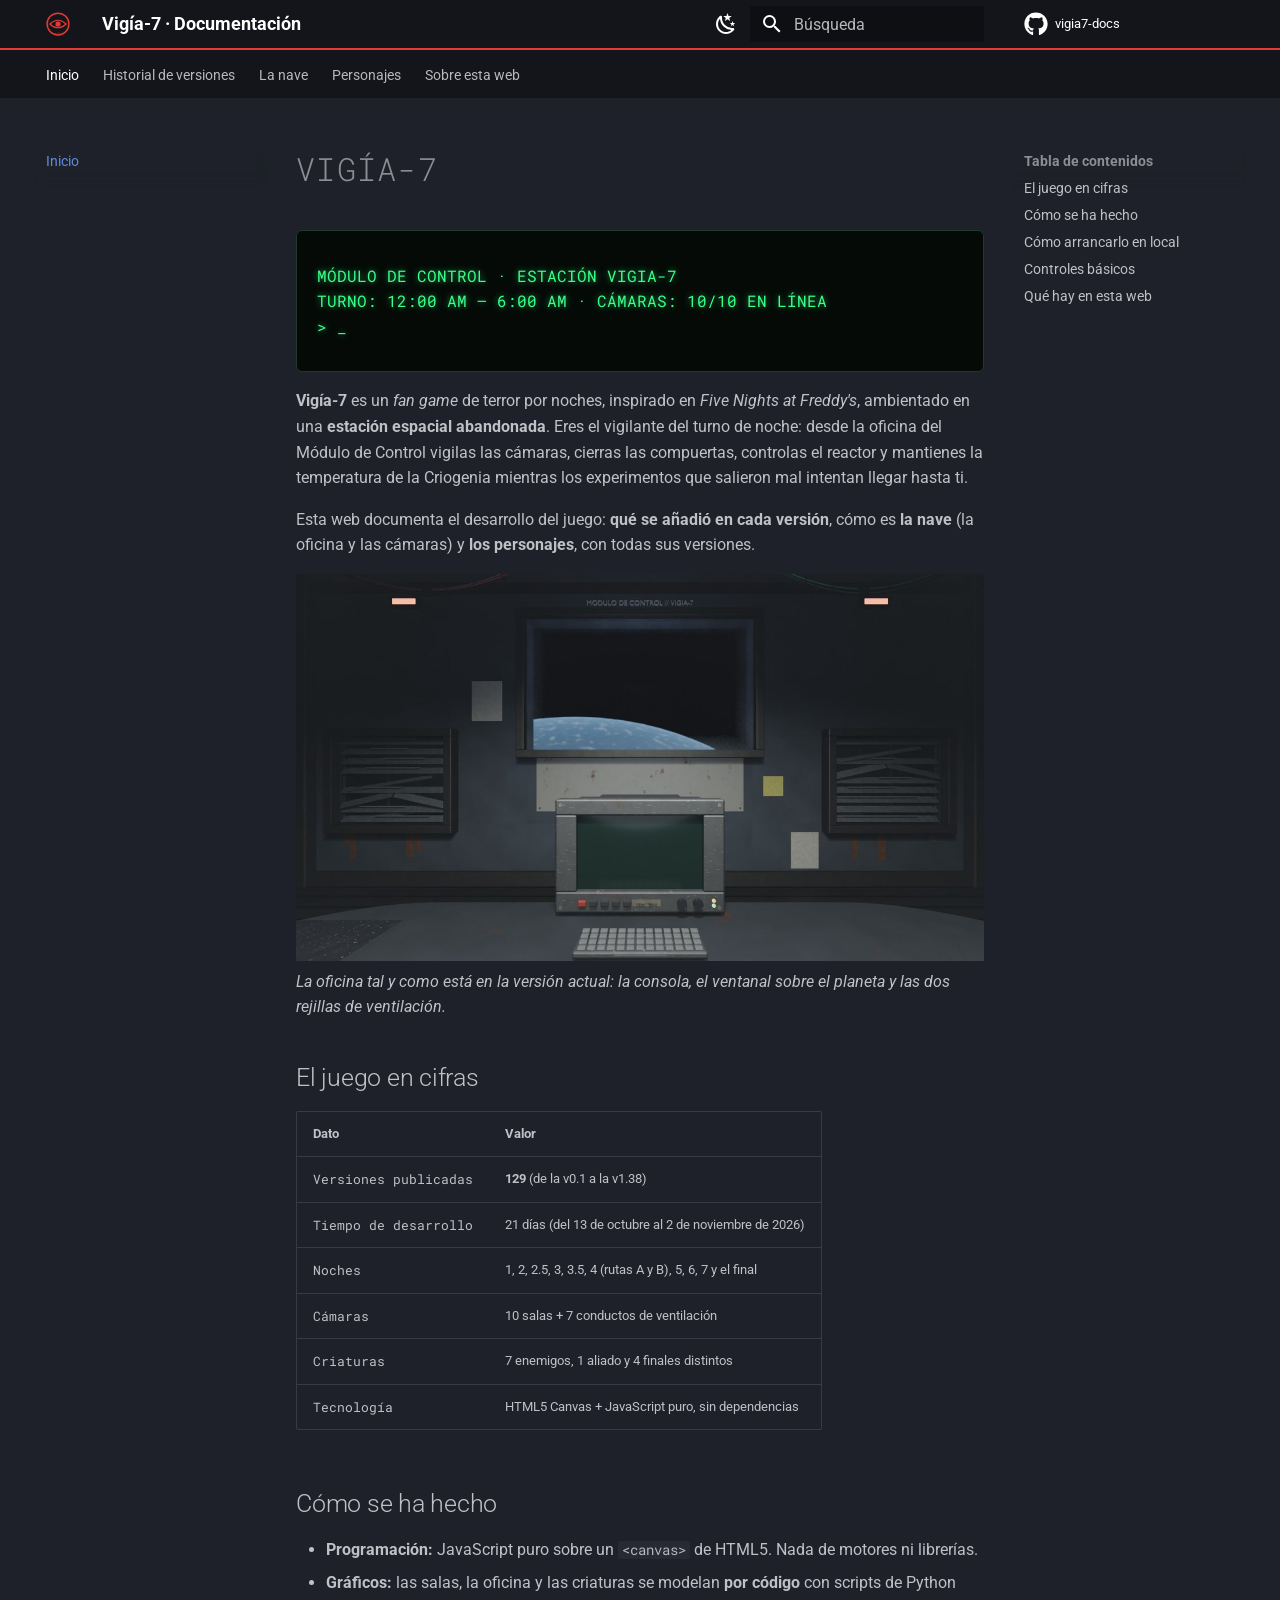
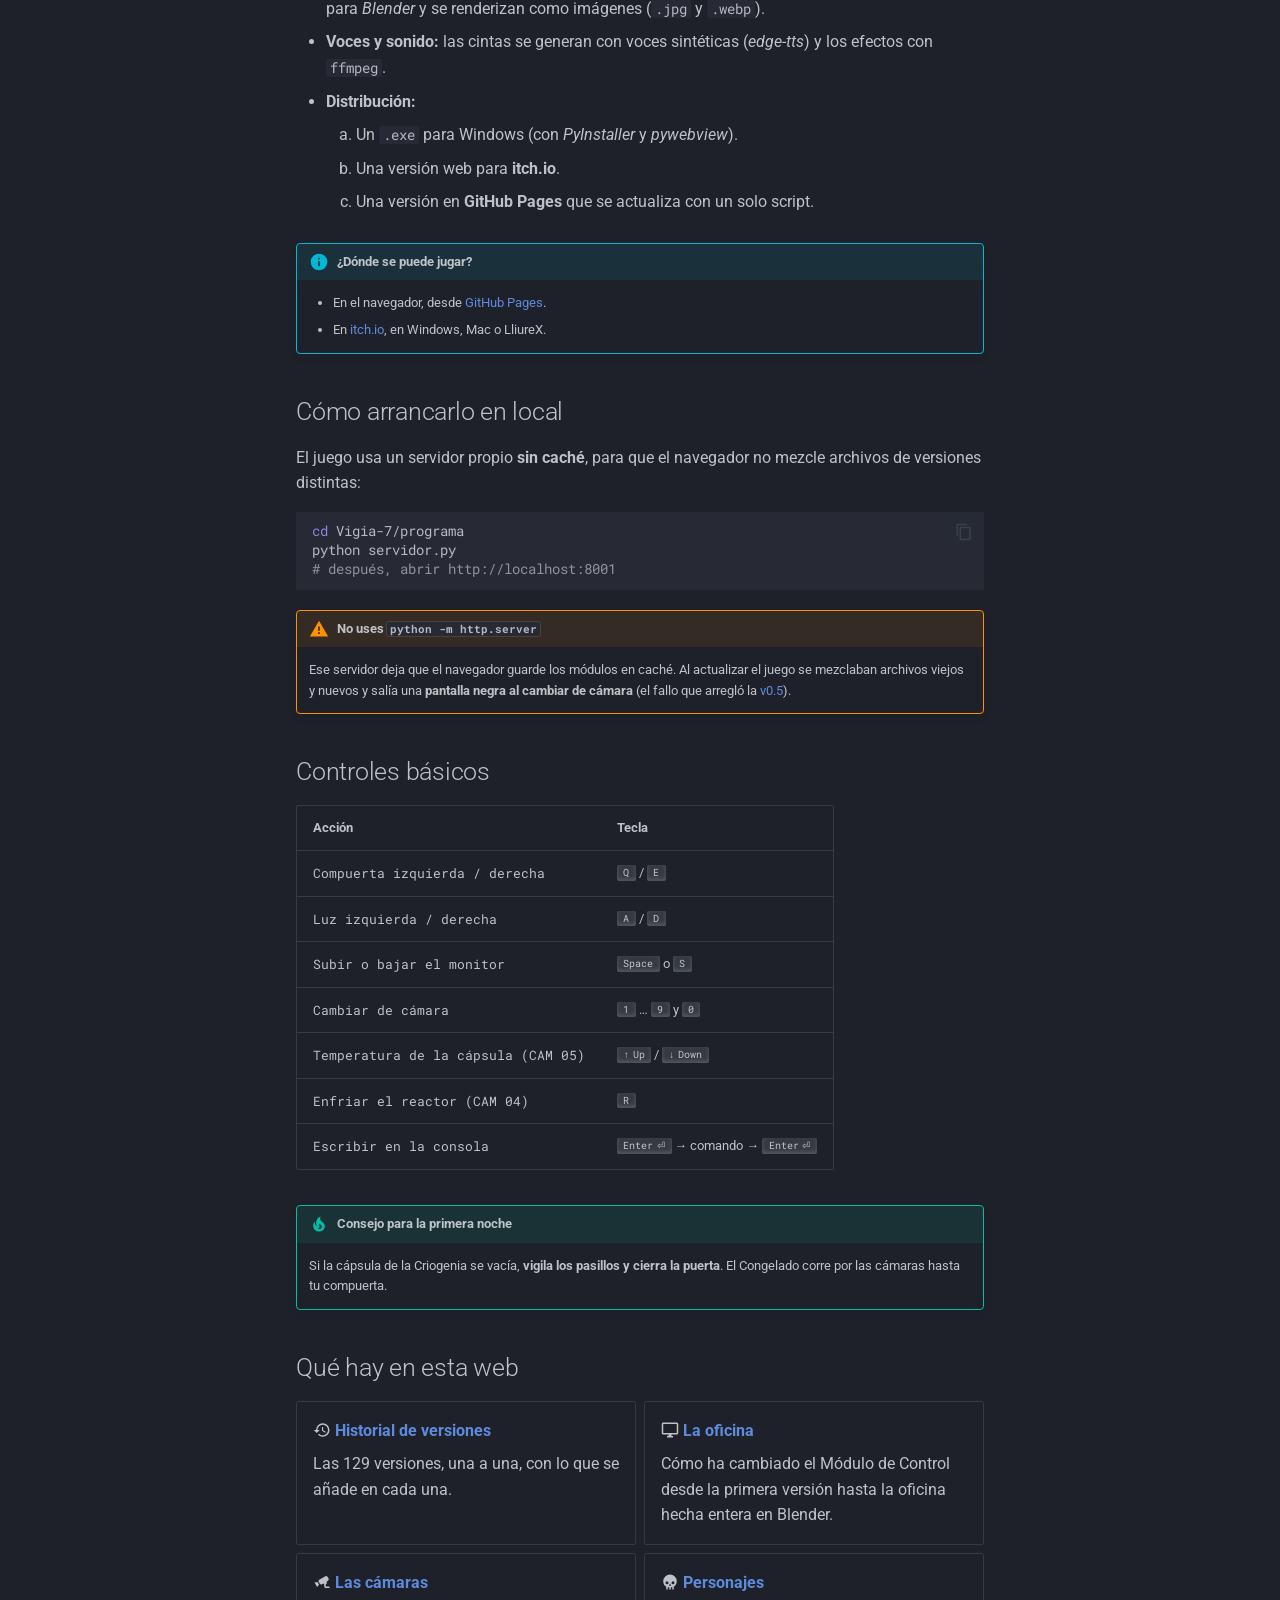
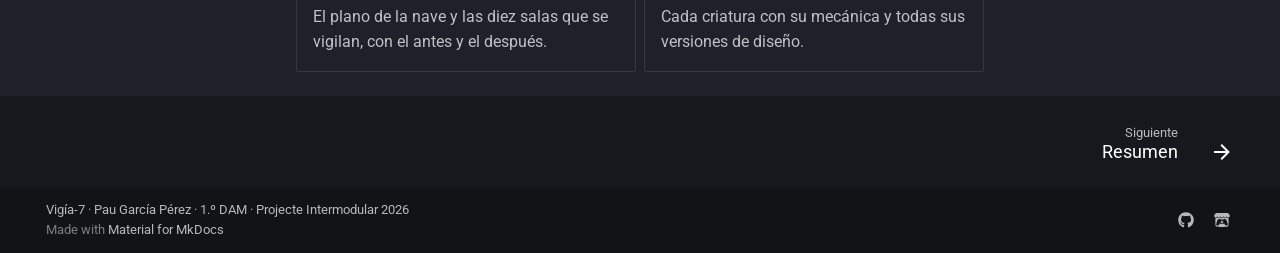
<file: index.html>
<!doctype html>
<html lang="es" class="no-js">
  <head>
    
      <meta charset="utf-8">
      <meta name="viewport" content="width=device-width,initial-scale=1">
      
        <meta name="description" content="Documentación del fan game de terror Vigía-7 — historial de versiones, la oficina, las cámaras y los personajes.">
      
      
        <meta name="author" content="Pau García Pérez">
      
      
        <link rel="canonical" href="https://paugarciaperez071108-coder.github.io/vigia7-docs/">
      
      
      
        <link rel="next" href="historial/">
      
      
        
      
      
      <link rel="icon" href="img/logo.svg">
      <meta name="generator" content="mkdocs-1.6.1, mkdocs-material-9.8.0">
    
    
      
        <title>Vigía-7 · Documentación</title>
      
    
    
      <link rel="stylesheet" href="assets/stylesheets/main.57a0d79d.min.css">
      
        
        <link rel="stylesheet" href="assets/stylesheets/palette.fb2fffe2.min.css">
      
      


    
    
      
    
    
      
        
        
        <link rel="preconnect" href="https://fonts.gstatic.com" crossorigin>
        <link rel="stylesheet" href="https://fonts.googleapis.com/css?family=Roboto:300,300i,400,400i,700,700i%7CRoboto+Mono:400,400i,700,700i&display=fallback">
        <style>:root{--md-text-font:"Roboto";--md-code-font:"Roboto Mono"}</style>
      
    
    
      <link rel="stylesheet" href="css/extra.css">
    
    <script>__md_scope=new URL(".",location),__md_hash=e=>[...e].reduce(((e,_)=>(e<<5)-e+_.charCodeAt(0)),0),__md_get=(e,_=localStorage,t=__md_scope)=>JSON.parse(_.getItem(t.pathname+"."+e)),__md_set=(e,_,t=localStorage,a=__md_scope)=>{try{t.setItem(a.pathname+"."+e,JSON.stringify(_))}catch(e){}}</script>
    
      

    
    
  </head>
  
  
    
    
      
    
    
    
    
    <body dir="ltr" data-md-color-scheme="slate" data-md-color-primary="black" data-md-color-accent="red">
  
    
    <input class="md-toggle" data-md-toggle="drawer" type="checkbox" id="__drawer" autocomplete="off">
    <input class="md-toggle" data-md-toggle="search" type="checkbox" id="__search" autocomplete="off">
    <label class="md-overlay" for="__drawer"></label>
    <div data-md-component="skip">
      
        
        <a href="#vigia-7" class="md-skip">
          Saltar a contenido
        </a>
      
    </div>
    <div data-md-component="announce">
      
    </div>
    
    
      

<header class="md-header" data-md-component="header">
  <nav class="md-header__inner md-grid" aria-label="Cabecera">
    <a href="." title="Vigía-7 · Documentación" class="md-header__button md-logo" aria-label="Vigía-7 · Documentación" data-md-component="logo">
      
  <img src="img/logo.svg" alt="logo">

    </a>
    <label class="md-header__button md-icon" for="__drawer">
      
      <svg xmlns="http://www.w3.org/2000/svg" viewBox="0 0 24 24"><path d="M3 6h18v2H3zm0 5h18v2H3zm0 5h18v2H3z"/></svg>
    </label>
    <div class="md-header__title" data-md-component="header-title">
      <div class="md-header__ellipsis">
        <div class="md-header__topic">
          <span class="md-ellipsis">
            Vigía-7 · Documentación
          </span>
        </div>
        <div class="md-header__topic" data-md-component="header-topic">
          <span class="md-ellipsis">
            
              Inicio
            
          </span>
        </div>
      </div>
    </div>
    
      
        <form class="md-header__option" data-md-component="palette">
  
    
    
    
    <input class="md-option" data-md-color-media="" data-md-color-scheme="slate" data-md-color-primary="black" data-md-color-accent="red"  aria-label="Cambiar a modo claro"  type="radio" name="__palette" id="__palette_0">
    
      <label class="md-header__button md-icon" title="Cambiar a modo claro" for="__palette_1" hidden>
        <svg xmlns="http://www.w3.org/2000/svg" viewBox="0 0 24 24"><path d="m17.75 4.09-2.53 1.94.91 3.06-2.63-1.81-2.63 1.81.91-3.06-2.53-1.94L12.44 4l1.06-3 1.06 3zm3.5 6.91-1.64 1.25.59 1.98-1.7-1.17-1.7 1.17.59-1.98L15.75 11l2.06-.05L18.5 9l.69 1.95zm-2.28 4.95c.83-.08 1.72 1.1 1.19 1.85-.32.45-.66.87-1.08 1.27C15.17 23 8.84 23 4.94 19.07c-3.91-3.9-3.91-10.24 0-14.14.4-.4.82-.76 1.27-1.08.75-.53 1.93.36 1.85 1.19-.27 2.86.69 5.83 2.89 8.02a9.96 9.96 0 0 0 8.02 2.89m-1.64 2.02a12.08 12.08 0 0 1-7.8-3.47c-2.17-2.19-3.33-5-3.49-7.82-2.81 3.14-2.7 7.96.31 10.98 3.02 3.01 7.84 3.12 10.98.31"/></svg>
      </label>
    
  
    
    
    
    <input class="md-option" data-md-color-media="" data-md-color-scheme="default" data-md-color-primary="blue-grey" data-md-color-accent="red"  aria-label="Cambiar a modo oscuro"  type="radio" name="__palette" id="__palette_1">
    
      <label class="md-header__button md-icon" title="Cambiar a modo oscuro" for="__palette_0" hidden>
        <svg xmlns="http://www.w3.org/2000/svg" viewBox="0 0 24 24"><path d="M12 7a5 5 0 0 1 5 5 5 5 0 0 1-5 5 5 5 0 0 1-5-5 5 5 0 0 1 5-5m0 2a3 3 0 0 0-3 3 3 3 0 0 0 3 3 3 3 0 0 0 3-3 3 3 0 0 0-3-3m0-7 2.39 3.42C13.65 5.15 12.84 5 12 5s-1.65.15-2.39.42zM3.34 7l4.16-.35A7.2 7.2 0 0 0 5.94 8.5c-.44.74-.69 1.5-.83 2.29zm.02 10 1.76-3.77a7.131 7.131 0 0 0 2.38 4.14zM20.65 7l-1.77 3.79a7.02 7.02 0 0 0-2.38-4.15zm-.01 10-4.14.36c.59-.51 1.12-1.14 1.54-1.86.42-.73.69-1.5.83-2.29zM12 22l-2.41-3.44c.74.27 1.55.44 2.41.44.82 0 1.63-.17 2.37-.44z"/></svg>
      </label>
    
  
</form>
      
    
    
      <script>var palette=__md_get("__palette");if(palette&&palette.color){if("(prefers-color-scheme)"===palette.color.media){var media=matchMedia("(prefers-color-scheme: light)"),input=document.querySelector(media.matches?"[data-md-color-media='(prefers-color-scheme: light)']":"[data-md-color-media='(prefers-color-scheme: dark)']");palette.color.media=input.getAttribute("data-md-color-media"),palette.color.scheme=input.getAttribute("data-md-color-scheme"),palette.color.primary=input.getAttribute("data-md-color-primary"),palette.color.accent=input.getAttribute("data-md-color-accent")}for(var[key,value]of Object.entries(palette.color))document.body.setAttribute("data-md-color-"+key,value)}</script>
    
    
    
      
      
        <label class="md-header__button md-icon" for="__search">
          
          <svg xmlns="http://www.w3.org/2000/svg" viewBox="0 0 24 24"><path d="M9.5 3A6.5 6.5 0 0 1 16 9.5c0 1.61-.59 3.09-1.56 4.23l.27.27h.79l5 5-1.5 1.5-5-5v-.79l-.27-.27A6.52 6.52 0 0 1 9.5 16 6.5 6.5 0 0 1 3 9.5 6.5 6.5 0 0 1 9.5 3m0 2C7 5 5 7 5 9.5S7 14 9.5 14 14 12 14 9.5 12 5 9.5 5"/></svg>
        </label>
        <div class="md-search" data-md-component="search" role="dialog">
  <label class="md-search__overlay" for="__search"></label>
  <div class="md-search__inner" role="search">
    <form class="md-search__form" name="search">
      <input type="text" class="md-search__input" name="query" aria-label="Búsqueda" placeholder="Búsqueda" autocapitalize="off" autocorrect="off" autocomplete="off" spellcheck="false" data-md-component="search-query" required>
      <label class="md-search__icon md-icon" for="__search">
        
        <svg xmlns="http://www.w3.org/2000/svg" viewBox="0 0 24 24"><path d="M9.5 3A6.5 6.5 0 0 1 16 9.5c0 1.61-.59 3.09-1.56 4.23l.27.27h.79l5 5-1.5 1.5-5-5v-.79l-.27-.27A6.52 6.52 0 0 1 9.5 16 6.5 6.5 0 0 1 3 9.5 6.5 6.5 0 0 1 9.5 3m0 2C7 5 5 7 5 9.5S7 14 9.5 14 14 12 14 9.5 12 5 9.5 5"/></svg>
        
        <svg xmlns="http://www.w3.org/2000/svg" viewBox="0 0 24 24"><path d="M20 11v2H8l5.5 5.5-1.42 1.42L4.16 12l7.92-7.92L13.5 5.5 8 11z"/></svg>
      </label>
      <nav class="md-search__options" aria-label="Buscar">
        
        <button type="reset" class="md-search__icon md-icon" title="Limpiar" aria-label="Limpiar" tabindex="-1">
          
          <svg xmlns="http://www.w3.org/2000/svg" viewBox="0 0 24 24"><path d="M19 6.41 17.59 5 12 10.59 6.41 5 5 6.41 10.59 12 5 17.59 6.41 19 12 13.41 17.59 19 19 17.59 13.41 12z"/></svg>
        </button>
      </nav>
      
        <div class="md-search__suggest" data-md-component="search-suggest"></div>
      
    </form>
    <div class="md-search__output">
      <div class="md-search__scrollwrap" tabindex="0" data-md-scrollfix>
        <div class="md-search-result" data-md-component="search-result">
          <div class="md-search-result__meta">
            Inicializando búsqueda
          </div>
          <ol class="md-search-result__list" role="presentation"></ol>
        </div>
      </div>
    </div>
  </div>
</div>
      
    
    
      <div class="md-header__source">
        <a href="https://github.com/paugarciaperez071108-coder/vigia7-docs" title="Ir al repositorio" class="md-source" data-md-component="source">
  <div class="md-source__icon md-icon">
    
    <svg xmlns="http://www.w3.org/2000/svg" viewBox="0 0 512 512"><!--! Font Awesome Free 7.1.0 by @fontawesome - https://fontawesome.com License - https://fontawesome.com/license/free (Icons: CC BY 4.0, Fonts: SIL OFL 1.1, Code: MIT License) Copyright 2025 Fonticons, Inc.--><path d="M173.9 397.4c0 2-2.3 3.6-5.2 3.6-3.3.3-5.6-1.3-5.6-3.6 0-2 2.3-3.6 5.2-3.6 3-.3 5.6 1.3 5.6 3.6m-31.1-4.5c-.7 2 1.3 4.3 4.3 4.9 2.6 1 5.6 0 6.2-2s-1.3-4.3-4.3-5.2c-2.6-.7-5.5.3-6.2 2.3m44.2-1.7c-2.9.7-4.9 2.6-4.6 4.9.3 2 2.9 3.3 5.9 2.6 2.9-.7 4.9-2.6 4.6-4.6-.3-1.9-3-3.2-5.9-2.9M252.8 8C114.1 8 8 113.3 8 252c0 110.9 69.8 205.8 169.5 239.2 12.8 2.3 17.3-5.6 17.3-12.1 0-6.2-.3-40.4-.3-61.4 0 0-70 15-84.7-29.8 0 0-11.4-29.1-27.8-36.6 0 0-22.9-15.7 1.6-15.4 0 0 24.9 2 38.6 25.8 21.9 38.6 58.6 27.5 72.9 20.9 2.3-16 8.8-27.1 16-33.7-55.9-6.2-112.3-14.3-112.3-110.5 0-27.5 7.6-41.3 23.6-58.9-2.6-6.5-11.1-33.3 2.6-67.9 20.9-6.5 69 27 69 27 20-5.6 41.5-8.5 62.8-8.5s42.8 2.9 62.8 8.5c0 0 48.1-33.6 69-27 13.7 34.7 5.2 61.4 2.6 67.9 16 17.7 25.8 31.5 25.8 58.9 0 96.5-58.9 104.2-114.8 110.5 9.2 7.9 17 22.9 17 46.4 0 33.7-.3 75.4-.3 83.6 0 6.5 4.6 14.4 17.3 12.1C436.2 457.8 504 362.9 504 252 504 113.3 391.5 8 252.8 8M105.2 352.9c-1.3 1-1 3.3.7 5.2 1.6 1.6 3.9 2.3 5.2 1 1.3-1 1-3.3-.7-5.2-1.6-1.6-3.9-2.3-5.2-1m-10.8-8.1c-.7 1.3.3 2.9 2.3 3.9 1.6 1 3.6.7 4.3-.7.7-1.3-.3-2.9-2.3-3.9-2-.6-3.6-.3-4.3.7m32.4 35.6c-1.6 1.3-1 4.3 1.3 6.2 2.3 2.3 5.2 2.6 6.5 1 1.3-1.3.7-4.3-1.3-6.2-2.2-2.3-5.2-2.6-6.5-1m-11.4-14.7c-1.6 1-1.6 3.6 0 5.9s4.3 3.3 5.6 2.3c1.6-1.3 1.6-3.9 0-6.2-1.4-2.3-4-3.3-5.6-2"/></svg>
  </div>
  <div class="md-source__repository">
    vigia7-docs
  </div>
</a>
      </div>
    
  </nav>
  
</header>
    
    <div class="md-container" data-md-component="container">
      
      
        
          
            
<nav class="md-tabs" aria-label="Pestañas" data-md-component="tabs">
  <div class="md-grid">
    <ul class="md-tabs__list">
      
        
  
  
  
    
  
  
    <li class="md-tabs__item md-tabs__item--active">
      <a href="." class="md-tabs__link">
        
  
  
    
  
  Inicio

      </a>
    </li>
  

      
        
  
  
  
  
    
    
      <li class="md-tabs__item">
        <a href="historial/" class="md-tabs__link">
          
  
  
    
  
  Historial de versiones

        </a>
      </li>
    
  

      
        
  
  
  
  
    
    
      <li class="md-tabs__item">
        <a href="nave/oficina/" class="md-tabs__link">
          
  
  
    
  
  La nave

        </a>
      </li>
    
  

      
        
  
  
  
  
    
    
      <li class="md-tabs__item">
        <a href="personajes/" class="md-tabs__link">
          
  
  
    
  
  Personajes

        </a>
      </li>
    
  

      
        
  
  
  
  
    <li class="md-tabs__item">
      <a href="acerca/" class="md-tabs__link">
        
  
  
    
  
  Sobre esta web

      </a>
    </li>
  

      
    </ul>
  </div>
</nav>
          
        
      
      <main class="md-main" data-md-component="main">
        <div class="md-main__inner md-grid">
          
            
              
              <div class="md-sidebar md-sidebar--primary" data-md-component="sidebar" data-md-type="navigation" >
                <div class="md-sidebar__scrollwrap">
                  <div class="md-sidebar__inner">
                    


  


<nav class="md-nav md-nav--primary md-nav--lifted" aria-label="Navegación" data-md-level="0">
  <label class="md-nav__title" for="__drawer">
    <a href="." title="Vigía-7 · Documentación" class="md-nav__button md-logo" aria-label="Vigía-7 · Documentación" data-md-component="logo">
      
  <img src="img/logo.svg" alt="logo">

    </a>
    Vigía-7 · Documentación
  </label>
  
    <div class="md-nav__source">
      <a href="https://github.com/paugarciaperez071108-coder/vigia7-docs" title="Ir al repositorio" class="md-source" data-md-component="source">
  <div class="md-source__icon md-icon">
    
    <svg xmlns="http://www.w3.org/2000/svg" viewBox="0 0 512 512"><!--! Font Awesome Free 7.1.0 by @fontawesome - https://fontawesome.com License - https://fontawesome.com/license/free (Icons: CC BY 4.0, Fonts: SIL OFL 1.1, Code: MIT License) Copyright 2025 Fonticons, Inc.--><path d="M173.9 397.4c0 2-2.3 3.6-5.2 3.6-3.3.3-5.6-1.3-5.6-3.6 0-2 2.3-3.6 5.2-3.6 3-.3 5.6 1.3 5.6 3.6m-31.1-4.5c-.7 2 1.3 4.3 4.3 4.9 2.6 1 5.6 0 6.2-2s-1.3-4.3-4.3-5.2c-2.6-.7-5.5.3-6.2 2.3m44.2-1.7c-2.9.7-4.9 2.6-4.6 4.9.3 2 2.9 3.3 5.9 2.6 2.9-.7 4.9-2.6 4.6-4.6-.3-1.9-3-3.2-5.9-2.9M252.8 8C114.1 8 8 113.3 8 252c0 110.9 69.8 205.8 169.5 239.2 12.8 2.3 17.3-5.6 17.3-12.1 0-6.2-.3-40.4-.3-61.4 0 0-70 15-84.7-29.8 0 0-11.4-29.1-27.8-36.6 0 0-22.9-15.7 1.6-15.4 0 0 24.9 2 38.6 25.8 21.9 38.6 58.6 27.5 72.9 20.9 2.3-16 8.8-27.1 16-33.7-55.9-6.2-112.3-14.3-112.3-110.5 0-27.5 7.6-41.3 23.6-58.9-2.6-6.5-11.1-33.3 2.6-67.9 20.9-6.5 69 27 69 27 20-5.6 41.5-8.5 62.8-8.5s42.8 2.9 62.8 8.5c0 0 48.1-33.6 69-27 13.7 34.7 5.2 61.4 2.6 67.9 16 17.7 25.8 31.5 25.8 58.9 0 96.5-58.9 104.2-114.8 110.5 9.2 7.9 17 22.9 17 46.4 0 33.7-.3 75.4-.3 83.6 0 6.5 4.6 14.4 17.3 12.1C436.2 457.8 504 362.9 504 252 504 113.3 391.5 8 252.8 8M105.2 352.9c-1.3 1-1 3.3.7 5.2 1.6 1.6 3.9 2.3 5.2 1 1.3-1 1-3.3-.7-5.2-1.6-1.6-3.9-2.3-5.2-1m-10.8-8.1c-.7 1.3.3 2.9 2.3 3.9 1.6 1 3.6.7 4.3-.7.7-1.3-.3-2.9-2.3-3.9-2-.6-3.6-.3-4.3.7m32.4 35.6c-1.6 1.3-1 4.3 1.3 6.2 2.3 2.3 5.2 2.6 6.5 1 1.3-1.3.7-4.3-1.3-6.2-2.2-2.3-5.2-2.6-6.5-1m-11.4-14.7c-1.6 1-1.6 3.6 0 5.9s4.3 3.3 5.6 2.3c1.6-1.3 1.6-3.9 0-6.2-1.4-2.3-4-3.3-5.6-2"/></svg>
  </div>
  <div class="md-source__repository">
    vigia7-docs
  </div>
</a>
    </div>
  
  <ul class="md-nav__list" data-md-scrollfix>
    
      
      
  
  
    
  
  
  
    <li class="md-nav__item md-nav__item--active">
      
      <input class="md-nav__toggle md-toggle" type="checkbox" id="__toc">
      
      
        
      
      
        <label class="md-nav__link md-nav__link--active" for="__toc">
          
  
  
  <span class="md-ellipsis">
    
  
    Inicio
  

    
  </span>
  
  

          <span class="md-nav__icon md-icon"></span>
        </label>
      
      <a href="." class="md-nav__link md-nav__link--active">
        
  
  
  <span class="md-ellipsis">
    
  
    Inicio
  

    
  </span>
  
  

      </a>
      
        

<nav class="md-nav md-nav--secondary" aria-label="Tabla de contenidos">
  
  
  
    
  
  
    <label class="md-nav__title" for="__toc">
      <span class="md-nav__icon md-icon"></span>
      Tabla de contenidos
    </label>
    <ul class="md-nav__list" data-md-component="toc" data-md-scrollfix>
      
        <li class="md-nav__item">
  <a href="#el-juego-en-cifras" class="md-nav__link">
    <span class="md-ellipsis">
      
        El juego en cifras
      
    </span>
  </a>
  
</li>
      
        <li class="md-nav__item">
  <a href="#como-se-ha-hecho" class="md-nav__link">
    <span class="md-ellipsis">
      
        Cómo se ha hecho
      
    </span>
  </a>
  
</li>
      
        <li class="md-nav__item">
  <a href="#como-arrancarlo-en-local" class="md-nav__link">
    <span class="md-ellipsis">
      
        Cómo arrancarlo en local
      
    </span>
  </a>
  
</li>
      
        <li class="md-nav__item">
  <a href="#controles-basicos" class="md-nav__link">
    <span class="md-ellipsis">
      
        Controles básicos
      
    </span>
  </a>
  
</li>
      
        <li class="md-nav__item">
  <a href="#que-hay-en-esta-web" class="md-nav__link">
    <span class="md-ellipsis">
      
        Qué hay en esta web
      
    </span>
  </a>
  
</li>
      
    </ul>
  
</nav>
      
    </li>
  

    
      
      
  
  
  
  
    
    
      
        
          
        
      
        
      
        
      
        
      
        
      
    
    
    
      
      
        
      
    
    
    <li class="md-nav__item md-nav__item--nested">
      
        
        
        <input class="md-nav__toggle md-toggle " type="checkbox" id="__nav_2" >
        
          
          <div class="md-nav__link md-nav__container">
            <a href="historial/" class="md-nav__link ">
              
  
  
  <span class="md-ellipsis">
    
  
    Historial de versiones
  

    
  </span>
  
  

            </a>
            
              
              <label class="md-nav__link " for="__nav_2" id="__nav_2_label" tabindex="0">
                <span class="md-nav__icon md-icon"></span>
              </label>
            
          </div>
        
        <nav class="md-nav" data-md-level="1" aria-labelledby="__nav_2_label" aria-expanded="false">
          <label class="md-nav__title" for="__nav_2">
            <span class="md-nav__icon md-icon"></span>
            
  
    Historial de versiones
  

          </label>
          <ul class="md-nav__list" data-md-scrollfix>
            
              
            
              
                
  
  
  
  
    <li class="md-nav__item">
      <a href="historial/v0-1-a-v0-30/" class="md-nav__link">
        
  
  
  <span class="md-ellipsis">
    
  
    v0.1 – v0.30 · Noches 1 y 2
  

    
  </span>
  
  

      </a>
    </li>
  

              
            
              
                
  
  
  
  
    <li class="md-nav__item">
      <a href="historial/v0-31-a-v0-60/" class="md-nav__link">
        
  
  
  <span class="md-ellipsis">
    
  
    v0.31 – v0.60 · Noches 3 a 5
  

    
  </span>
  
  

      </a>
    </li>
  

              
            
              
                
  
  
  
  
    <li class="md-nav__item">
      <a href="historial/v0-61-a-v0-99/" class="md-nav__link">
        
  
  
  <span class="md-ellipsis">
    
  
    v0.61 – v0.99 · Noches 6 y 7
  

    
  </span>
  
  

      </a>
    </li>
  

              
            
              
                
  
  
  
  
    <li class="md-nav__item">
      <a href="historial/v1-00-a-v1-38/" class="md-nav__link">
        
  
  
  <span class="md-ellipsis">
    
  
    v1.00 – v1.38 · El final
  

    
  </span>
  
  

      </a>
    </li>
  

              
            
          </ul>
        </nav>
      
    </li>
  

    
      
      
  
  
  
  
    
    
      
        
      
        
      
        
      
    
    
    
      
      
        
      
    
    
    <li class="md-nav__item md-nav__item--nested">
      
        
        
        <input class="md-nav__toggle md-toggle " type="checkbox" id="__nav_3" >
        
          
          <label class="md-nav__link" for="__nav_3" id="__nav_3_label" tabindex="0">
            
  
  
  <span class="md-ellipsis">
    
  
    La nave
  

    
  </span>
  
  

            <span class="md-nav__icon md-icon"></span>
          </label>
        
        <nav class="md-nav" data-md-level="1" aria-labelledby="__nav_3_label" aria-expanded="false">
          <label class="md-nav__title" for="__nav_3">
            <span class="md-nav__icon md-icon"></span>
            
  
    La nave
  

          </label>
          <ul class="md-nav__list" data-md-scrollfix>
            
              
                
  
  
  
  
    <li class="md-nav__item">
      <a href="nave/oficina/" class="md-nav__link">
        
  
  
  <span class="md-ellipsis">
    
  
    La oficina
  

    
  </span>
  
  

      </a>
    </li>
  

              
            
              
                
  
  
  
  
    <li class="md-nav__item">
      <a href="nave/camaras/" class="md-nav__link">
        
  
  
  <span class="md-ellipsis">
    
  
    Las cámaras
  

    
  </span>
  
  

      </a>
    </li>
  

              
            
              
                
  
  
  
  
    <li class="md-nav__item">
      <a href="nave/final/" class="md-nav__link">
        
  
  
  <span class="md-ellipsis">
    
  
    El final
  

    
  </span>
  
  

      </a>
    </li>
  

              
            
          </ul>
        </nav>
      
    </li>
  

    
      
      
  
  
  
  
    
    
      
        
          
        
      
        
      
        
      
        
      
    
    
    
      
      
        
      
    
    
    <li class="md-nav__item md-nav__item--nested">
      
        
        
        <input class="md-nav__toggle md-toggle " type="checkbox" id="__nav_4" >
        
          
          <div class="md-nav__link md-nav__container">
            <a href="personajes/" class="md-nav__link ">
              
  
  
  <span class="md-ellipsis">
    
  
    Personajes
  

    
  </span>
  
  

            </a>
            
              
              <label class="md-nav__link " for="__nav_4" id="__nav_4_label" tabindex="0">
                <span class="md-nav__icon md-icon"></span>
              </label>
            
          </div>
        
        <nav class="md-nav" data-md-level="1" aria-labelledby="__nav_4_label" aria-expanded="false">
          <label class="md-nav__title" for="__nav_4">
            <span class="md-nav__icon md-icon"></span>
            
  
    Personajes
  

          </label>
          <ul class="md-nav__list" data-md-scrollfix>
            
              
            
              
                
  
  
  
  
    <li class="md-nav__item">
      <a href="personajes/enemigos/" class="md-nav__link">
        
  
  
  <span class="md-ellipsis">
    
  
    Los enemigos
  

    
  </span>
  
  

      </a>
    </li>
  

              
            
              
                
  
  
  
  
    <li class="md-nav__item">
      <a href="personajes/aberracion/" class="md-nav__link">
        
  
  
  <span class="md-ellipsis">
    
  
    La Aberración
  

    
  </span>
  
  

      </a>
    </li>
  

              
            
              
                
  
  
  
  
    <li class="md-nav__item">
      <a href="personajes/slaimi-y-humanos/" class="md-nav__link">
        
  
  
  <span class="md-ellipsis">
    
  
    Slaimi y los humanos
  

    
  </span>
  
  

      </a>
    </li>
  

              
            
          </ul>
        </nav>
      
    </li>
  

    
      
      
  
  
  
  
    <li class="md-nav__item">
      <a href="acerca/" class="md-nav__link">
        
  
  
  <span class="md-ellipsis">
    
  
    Sobre esta web
  

    
  </span>
  
  

      </a>
    </li>
  

    
  </ul>
</nav>
                  </div>
                </div>
              </div>
            
            
              
              <div class="md-sidebar md-sidebar--secondary" data-md-component="sidebar" data-md-type="toc" >
                <div class="md-sidebar__scrollwrap">
                  <div class="md-sidebar__inner">
                    

<nav class="md-nav md-nav--secondary" aria-label="Tabla de contenidos">
  
  
  
    
  
  
    <label class="md-nav__title" for="__toc">
      <span class="md-nav__icon md-icon"></span>
      Tabla de contenidos
    </label>
    <ul class="md-nav__list" data-md-component="toc" data-md-scrollfix>
      
        <li class="md-nav__item">
  <a href="#el-juego-en-cifras" class="md-nav__link">
    <span class="md-ellipsis">
      
        El juego en cifras
      
    </span>
  </a>
  
</li>
      
        <li class="md-nav__item">
  <a href="#como-se-ha-hecho" class="md-nav__link">
    <span class="md-ellipsis">
      
        Cómo se ha hecho
      
    </span>
  </a>
  
</li>
      
        <li class="md-nav__item">
  <a href="#como-arrancarlo-en-local" class="md-nav__link">
    <span class="md-ellipsis">
      
        Cómo arrancarlo en local
      
    </span>
  </a>
  
</li>
      
        <li class="md-nav__item">
  <a href="#controles-basicos" class="md-nav__link">
    <span class="md-ellipsis">
      
        Controles básicos
      
    </span>
  </a>
  
</li>
      
        <li class="md-nav__item">
  <a href="#que-hay-en-esta-web" class="md-nav__link">
    <span class="md-ellipsis">
      
        Qué hay en esta web
      
    </span>
  </a>
  
</li>
      
    </ul>
  
</nav>
                  </div>
                </div>
              </div>
            
          
          
            <div class="md-content" data-md-component="content">
              
              <article class="md-content__inner md-typeset">
                
                  


  
  


<h1 id="vigia-7">VIGÍA-7<a class="headerlink" href="#vigia-7" title="Permanent link">&para;</a></h1>
<div class="crt">
<p>MÓDULO DE CONTROL · ESTACIÓN VIGIA-7<br>
TURNO: 12:00 AM – 6:00 AM · CÁMARAS: 10/10 EN LÍNEA<br>
&gt; _</p>
</div>
<p><strong>Vigía-7</strong> es un <em>fan game</em> de terror por noches, inspirado en <em>Five Nights at Freddy's</em>, ambientado en una <strong>estación espacial abandonada</strong>. Eres el vigilante del turno de noche: desde la oficina del Módulo de Control vigilas las cámaras, cierras las compuertas, controlas el reactor y mantienes la temperatura de la Criogenia mientras los experimentos que salieron mal intentan llegar hasta ti.</p>
<p>Esta web documenta el desarrollo del juego: <strong>qué se añadió en cada versión</strong>, cómo es <strong>la nave</strong> (la oficina y las cámaras) y <strong>los personajes</strong>, con todas sus versiones.</p>
<p><img alt="La oficina del Módulo de Control" src="img/oficina/v1_frente.jpg" />
<em>La oficina tal y como está en la versión actual: la consola, el ventanal sobre el planeta y las dos rejillas de ventilación.</em></p>
<h2 id="el-juego-en-cifras">El juego en cifras<a class="headerlink" href="#el-juego-en-cifras" title="Permanent link">&para;</a></h2>
<table>
<thead>
<tr>
<th>Dato</th>
<th>Valor</th>
</tr>
</thead>
<tbody>
<tr>
<td>Versiones publicadas</td>
<td><strong>129</strong> (de la v0.1 a la v1.38)</td>
</tr>
<tr>
<td>Tiempo de desarrollo</td>
<td>21 días (del 13 de octubre al 2 de noviembre de 2026)</td>
</tr>
<tr>
<td>Noches</td>
<td>1, 2, 2.5, 3, 3.5, 4 (rutas A y B), 5, 6, 7 y el final</td>
</tr>
<tr>
<td>Cámaras</td>
<td>10 salas + 7 conductos de ventilación</td>
</tr>
<tr>
<td>Criaturas</td>
<td>7 enemigos, 1 aliado y 4 finales distintos</td>
</tr>
<tr>
<td>Tecnología</td>
<td>HTML5 Canvas + JavaScript puro, sin dependencias</td>
</tr>
</tbody>
</table>
<h2 id="como-se-ha-hecho">Cómo se ha hecho<a class="headerlink" href="#como-se-ha-hecho" title="Permanent link">&para;</a></h2>
<ul>
<li><strong>Programación:</strong> JavaScript puro sobre un <code>&lt;canvas&gt;</code> de HTML5. Nada de motores ni librerías.</li>
<li><strong>Gráficos:</strong> las salas, la oficina y las criaturas se modelan <strong>por código</strong> con scripts de Python para <em>Blender</em> y se renderizan como imágenes (<code>.jpg</code> y <code>.webp</code>).</li>
<li><strong>Voces y sonido:</strong> las cintas se generan con voces sintéticas (<em>edge-tts</em>) y los efectos con <code>ffmpeg</code>.</li>
<li><strong>Distribución:</strong><ol>
<li>Un <code>.exe</code> para Windows (con <em>PyInstaller</em> y <em>pywebview</em>).</li>
<li>Una versión web para <strong>itch.io</strong>.</li>
<li>Una versión en <strong>GitHub Pages</strong> que se actualiza con un solo script.</li>
</ol>
</li>
</ul>
<div class="admonition info">
<p class="admonition-title">¿Dónde se puede jugar?</p>
<ul>
<li>En el navegador, desde <a href="https://paugarciaperez071108-coder.github.io/vigia-7/">GitHub Pages</a>.</li>
<li>En <a href="https://pawerestudios-coder.itch.io/vigia-7">itch.io</a>, en Windows, Mac o LliureX.</li>
</ul>
</div>
<h2 id="como-arrancarlo-en-local">Cómo arrancarlo en local<a class="headerlink" href="#como-arrancarlo-en-local" title="Permanent link">&para;</a></h2>
<p>El juego usa un servidor propio <strong>sin caché</strong>, para que el navegador no mezcle archivos de versiones distintas:</p>
<div class="highlight"><pre><span></span><code><a id="__codelineno-0-1" name="__codelineno-0-1" href="#__codelineno-0-1"></a><span class="nb">cd</span><span class="w"> </span>Vigia-7/programa
<a id="__codelineno-0-2" name="__codelineno-0-2" href="#__codelineno-0-2"></a>python<span class="w"> </span>servidor.py
<a id="__codelineno-0-3" name="__codelineno-0-3" href="#__codelineno-0-3"></a><span class="c1"># después, abrir http://localhost:8001</span>
</code></pre></div>
<div class="admonition warning">
<p class="admonition-title">No uses <code>python -m http.server</code></p>
<p>Ese servidor deja que el navegador guarde los módulos en caché. Al actualizar el juego se mezclaban archivos viejos y nuevos y salía una <strong>pantalla negra al cambiar de cámara</strong> (el fallo que arregló la <a href="historial/v0-1-a-v0-30/">v0.5</a>).</p>
</div>
<h2 id="controles-basicos">Controles básicos<a class="headerlink" href="#controles-basicos" title="Permanent link">&para;</a></h2>
<table>
<thead>
<tr>
<th>Acción</th>
<th>Tecla</th>
</tr>
</thead>
<tbody>
<tr>
<td>Compuerta izquierda / derecha</td>
<td><span class="keys"><kbd class="key-q">Q</kbd></span> / <span class="keys"><kbd class="key-e">E</kbd></span></td>
</tr>
<tr>
<td>Luz izquierda / derecha</td>
<td><span class="keys"><kbd class="key-a">A</kbd></span> / <span class="keys"><kbd class="key-d">D</kbd></span></td>
</tr>
<tr>
<td>Subir o bajar el monitor</td>
<td><span class="keys"><kbd class="key-space">Space</kbd></span> o <span class="keys"><kbd class="key-s">S</kbd></span></td>
</tr>
<tr>
<td>Cambiar de cámara</td>
<td><span class="keys"><kbd class="key-1">1</kbd></span> … <span class="keys"><kbd class="key-9">9</kbd></span> y <span class="keys"><kbd class="key-0">0</kbd></span></td>
</tr>
<tr>
<td>Temperatura de la cápsula (CAM 05)</td>
<td><span class="keys"><kbd class="key-arrow-up">Up</kbd></span> / <span class="keys"><kbd class="key-arrow-down">Down</kbd></span></td>
</tr>
<tr>
<td>Enfriar el reactor (CAM 04)</td>
<td><span class="keys"><kbd class="key-r">R</kbd></span></td>
</tr>
<tr>
<td>Escribir en la consola</td>
<td><span class="keys"><kbd class="key-enter">Enter</kbd></span> → comando → <span class="keys"><kbd class="key-enter">Enter</kbd></span></td>
</tr>
</tbody>
</table>
<div class="admonition tip">
<p class="admonition-title">Consejo para la primera noche</p>
<p>Si la cápsula de la Criogenia se vacía, <strong>vigila los pasillos y cierra la puerta</strong>. El Congelado corre por las cámaras hasta tu compuerta.</p>
</div>
<h2 id="que-hay-en-esta-web">Qué hay en esta web<a class="headerlink" href="#que-hay-en-esta-web" title="Permanent link">&para;</a></h2>
<div class="grid cards">
<ul>
<li>
<p><span class="twemoji"><svg xmlns="http://www.w3.org/2000/svg" viewBox="0 0 24 24"><path d="M13.5 8H12v5l4.28 2.54.72-1.21-3.5-2.08zM13 3a9 9 0 0 0-9 9H1l3.96 4.03L9 12H6a7 7 0 0 1 7-7 7 7 0 0 1 7 7 7 7 0 0 1-7 7c-1.93 0-3.68-.79-4.94-2.06l-1.42 1.42A8.9 8.9 0 0 0 13 21a9 9 0 0 0 9-9 9 9 0 0 0-9-9"/></svg></span> <strong><a href="historial/">Historial de versiones</a></strong></p>
<p>Las 129 versiones, una a una, con lo que se añade en cada una.</p>
</li>
<li>
<p><span class="twemoji"><svg xmlns="http://www.w3.org/2000/svg" viewBox="0 0 24 24"><path d="M21 16H3V4h18m0-2H3c-1.11 0-2 .89-2 2v12a2 2 0 0 0 2 2h7v2H8v2h8v-2h-2v-2h7a2 2 0 0 0 2-2V4a2 2 0 0 0-2-2"/></svg></span> <strong><a href="nave/oficina/">La oficina</a></strong></p>
<p>Cómo ha cambiado el Módulo de Control desde la primera versión hasta la oficina hecha entera en Blender.</p>
</li>
<li>
<p><span class="twemoji"><svg xmlns="http://www.w3.org/2000/svg" viewBox="0 0 24 24"><path d="m6.03 12.03 2 3.47-2.53 3.18L2 12.62zM17 18v-2.71c.88-.39 1.5-1.26 1.5-2.29 0-.57-.2-1.1-.53-1.5l1.97-1.15c1.01-.59 1.36-1.88.77-2.89l-1.38-2.4a2.125 2.125 0 0 0-2.89-.78L8.31 9c-.95.53-1.28 1.75-.73 2.71l1.5 2.6c.55.95 1.78 1.28 2.73.73l1.88-1.08c.25.59.72 1.07 1.31 1.33V18c0 1.1.9 2 2 2h5v-2z"/></svg></span> <strong><a href="nave/camaras/">Las cámaras</a></strong></p>
<p>El plano de la nave y las diez salas que se vigilan, con el antes y el después.</p>
</li>
<li>
<p><span class="twemoji"><svg xmlns="http://www.w3.org/2000/svg" viewBox="0 0 24 24"><path d="M12 2a9 9 0 0 0-9 9 8.99 8.99 0 0 0 4 7.47V22h2v-3h2v3h2v-3h2v3h2v-3.54c2.47-1.65 4-4.46 4-7.46a9 9 0 0 0-9-9m-4 9a2 2 0 0 1 2 2 2 2 0 0 1-2 2 2 2 0 0 1-2-2 2 2 0 0 1 2-2m8 0a2 2 0 0 1 2 2 2 2 0 0 1-2 2 2 2 0 0 1-2-2 2 2 0 0 1 2-2m-4 3 1.5 3h-3z"/></svg></span> <strong><a href="personajes/">Personajes</a></strong></p>
<p>Cada criatura con su mecánica y todas sus versiones de diseño.</p>
</li>
</ul>
</div>












                
              </article>
            </div>
          
          
  <script>var tabs=__md_get("__tabs");if(Array.isArray(tabs))e:for(var set of document.querySelectorAll(".tabbed-set")){var labels=set.querySelector(".tabbed-labels");for(var tab of tabs)for(var label of labels.getElementsByTagName("label"))if(label.innerText.trim()===tab){var input=document.getElementById(label.htmlFor);input.checked=!0;continue e}}</script>

<script>var target=document.getElementById(location.hash.slice(1));target&&target.name&&(target.checked=target.name.startsWith("__tabbed_"))</script>
        </div>
        
          <button type="button" class="md-top md-icon" data-md-component="top" hidden>
  
  <svg xmlns="http://www.w3.org/2000/svg" viewBox="0 0 24 24"><path d="M13 20h-2V8l-5.5 5.5-1.42-1.42L12 4.16l7.92 7.92-1.42 1.42L13 8z"/></svg>
  Volver al principio
</button>
        
      </main>
      
        <footer class="md-footer">
  
    
      
      <nav class="md-footer__inner md-grid" aria-label="Pie" >
        
        
          
          <a href="historial/" class="md-footer__link md-footer__link--next" aria-label="Siguiente: Resumen">
            <div class="md-footer__title">
              <span class="md-footer__direction">
                Siguiente
              </span>
              <div class="md-ellipsis">
                Resumen
              </div>
            </div>
            <div class="md-footer__button md-icon">
              
              <svg xmlns="http://www.w3.org/2000/svg" viewBox="0 0 24 24"><path d="M4 11v2h12l-5.5 5.5 1.42 1.42L19.84 12l-7.92-7.92L10.5 5.5 16 11z"/></svg>
            </div>
          </a>
        
      </nav>
    
  
  <div class="md-footer-meta md-typeset">
    <div class="md-footer-meta__inner md-grid">
      <div class="md-copyright">
  
    <div class="md-copyright__highlight">
      Vigía-7 · Pau García Pérez · 1.º DAM · Projecte Intermodular 2026
    </div>
  
  
    Made with
    <a href="https://squidfunk.github.io/mkdocs-material/" target="_blank" rel="noopener">
      Material for MkDocs
    </a>
  
</div>
      
        
<div class="md-social">
  
    
    
    
    
    <a href="https://github.com/paugarciaperez071108-coder" target="_blank" rel="noopener" title="GitHub" class="md-social__link">
      <svg xmlns="http://www.w3.org/2000/svg" viewBox="0 0 512 512"><!--! Font Awesome Free 7.1.0 by @fontawesome - https://fontawesome.com License - https://fontawesome.com/license/free (Icons: CC BY 4.0, Fonts: SIL OFL 1.1, Code: MIT License) Copyright 2025 Fonticons, Inc.--><path d="M173.9 397.4c0 2-2.3 3.6-5.2 3.6-3.3.3-5.6-1.3-5.6-3.6 0-2 2.3-3.6 5.2-3.6 3-.3 5.6 1.3 5.6 3.6m-31.1-4.5c-.7 2 1.3 4.3 4.3 4.9 2.6 1 5.6 0 6.2-2s-1.3-4.3-4.3-5.2c-2.6-.7-5.5.3-6.2 2.3m44.2-1.7c-2.9.7-4.9 2.6-4.6 4.9.3 2 2.9 3.3 5.9 2.6 2.9-.7 4.9-2.6 4.6-4.6-.3-1.9-3-3.2-5.9-2.9M252.8 8C114.1 8 8 113.3 8 252c0 110.9 69.8 205.8 169.5 239.2 12.8 2.3 17.3-5.6 17.3-12.1 0-6.2-.3-40.4-.3-61.4 0 0-70 15-84.7-29.8 0 0-11.4-29.1-27.8-36.6 0 0-22.9-15.7 1.6-15.4 0 0 24.9 2 38.6 25.8 21.9 38.6 58.6 27.5 72.9 20.9 2.3-16 8.8-27.1 16-33.7-55.9-6.2-112.3-14.3-112.3-110.5 0-27.5 7.6-41.3 23.6-58.9-2.6-6.5-11.1-33.3 2.6-67.9 20.9-6.5 69 27 69 27 20-5.6 41.5-8.5 62.8-8.5s42.8 2.9 62.8 8.5c0 0 48.1-33.6 69-27 13.7 34.7 5.2 61.4 2.6 67.9 16 17.7 25.8 31.5 25.8 58.9 0 96.5-58.9 104.2-114.8 110.5 9.2 7.9 17 22.9 17 46.4 0 33.7-.3 75.4-.3 83.6 0 6.5 4.6 14.4 17.3 12.1C436.2 457.8 504 362.9 504 252 504 113.3 391.5 8 252.8 8M105.2 352.9c-1.3 1-1 3.3.7 5.2 1.6 1.6 3.9 2.3 5.2 1 1.3-1 1-3.3-.7-5.2-1.6-1.6-3.9-2.3-5.2-1m-10.8-8.1c-.7 1.3.3 2.9 2.3 3.9 1.6 1 3.6.7 4.3-.7.7-1.3-.3-2.9-2.3-3.9-2-.6-3.6-.3-4.3.7m32.4 35.6c-1.6 1.3-1 4.3 1.3 6.2 2.3 2.3 5.2 2.6 6.5 1 1.3-1.3.7-4.3-1.3-6.2-2.2-2.3-5.2-2.6-6.5-1m-11.4-14.7c-1.6 1-1.6 3.6 0 5.9s4.3 3.3 5.6 2.3c1.6-1.3 1.6-3.9 0-6.2-1.4-2.3-4-3.3-5.6-2"/></svg>
    </a>
  
    
    
    
    
    <a href="https://pawerestudios-coder.itch.io/vigia-7" target="_blank" rel="noopener" title="Vigía-7 en itch.io" class="md-social__link">
      <svg xmlns="http://www.w3.org/2000/svg" viewBox="0 0 512 512"><!--! Font Awesome Free 7.1.0 by @fontawesome - https://fontawesome.com License - https://fontawesome.com/license/free (Icons: CC BY 4.0, Fonts: SIL OFL 1.1, Code: MIT License) Copyright 2025 Fonticons, Inc.--><path d="M71.9 34.8C50.2 47.7 7.4 96.8 7 109.7V131c0 27.1 25.3 50.8 48.2 50.8 27.6 0 50.5-22.8 50.5-50 0 27.1 22.2 50 49.8 50s49-22.8 49-50c0 27.1 23.6 50 51.2 50h.5c27.6 0 51.2-22.8 51.2-50 0 27.1 21.5 50 49 50s49.8-22.8 49.8-50c0 27.1 23 50 50.5 50 23 0 48.3-23.8 48.3-50.8v-21.3c-.4-12.9-43.2-62.1-64.9-75-67.4-2.3-114.2-2.7-184-2.7s-165 1.1-184.2 2.8m132.3 134.4c-22 38.4-77.9 38.7-99.8.2-13.2 23.1-43.2 32.1-56 27.7-3.9 40.2-13.7 237.1 17.7 269.2 80 18.7 302.1 18.1 379.8 0 31.6-32.3 21.3-232 17.7-269.2-12.9 4.4-42.9-4.6-56-27.7-22 38.5-77.8 38.1-99.8-.2-7.1 12.5-23 28.9-51.8 28.9-10.4.3-20.8-2.2-29.9-7.3s-16.7-12.6-21.9-21.6M162.6 223c16.5 0 31.1 0 49.2 19.8 29.3-3 58.9-3 88.2 0 18.2-19.7 32.8-19.7 49.2-19.7 52.3 0 65.2 77.5 83.9 144.4 17.3 62.2-5.5 63.7-34 63.7-42.1-1.6-65.5-32.2-65.5-62.8-39.3 6.4-101.9 8.8-155.6 0 0 30.6-23.3 61.2-65.5 62.8-28.4-.1-51.2-1.6-33.9-63.7 18.7-67 31.6-144.4 83.9-144.4v-.1zm93.4 47.8s-44.4 40.8-52.4 55.2l29-1.2v25.3c0 1.5 21.3.2 23.3.2 11.6.5 23.3 1 23.3-.2v-25.3l29 1.2c-8-14.5-52.4-55.2-52.4-55.2h.1z"/></svg>
    </a>
  
</div>
      
    </div>
  </div>
</footer>
      
    </div>
    <div class="md-dialog" data-md-component="dialog">
      <div class="md-dialog__inner md-typeset"></div>
    </div>
    
    
    
      
      
      <script id="__config" type="application/json">{"annotate": null, "base": ".", "features": ["navigation.tabs", "navigation.sections", "navigation.top", "navigation.footer", "navigation.indexes", "toc.follow", "search.highlight", "search.suggest", "content.code.copy", "content.tabs.link"], "search": "assets/javascripts/workers/search.a7633da7.min.js", "tags": null, "translations": {"clipboard.copied": "Copiado al portapapeles", "clipboard.copy": "Copiar al portapapeles", "search.result.more.one": "1 m\u00e1s en esta p\u00e1gina", "search.result.more.other": "# m\u00e1s en esta p\u00e1gina", "search.result.none": "No se encontraron documentos", "search.result.one": "1 documento encontrado", "search.result.other": "# documentos encontrados", "search.result.placeholder": "Teclee para comenzar b\u00fasqueda", "search.result.term.missing": "Falta", "select.version": "Seleccionar versi\u00f3n"}, "version": null}</script>
    
    
      <script src="assets/javascripts/bundle.c21346df.min.js"></script>
      
    
  </body>
</html>
</file>
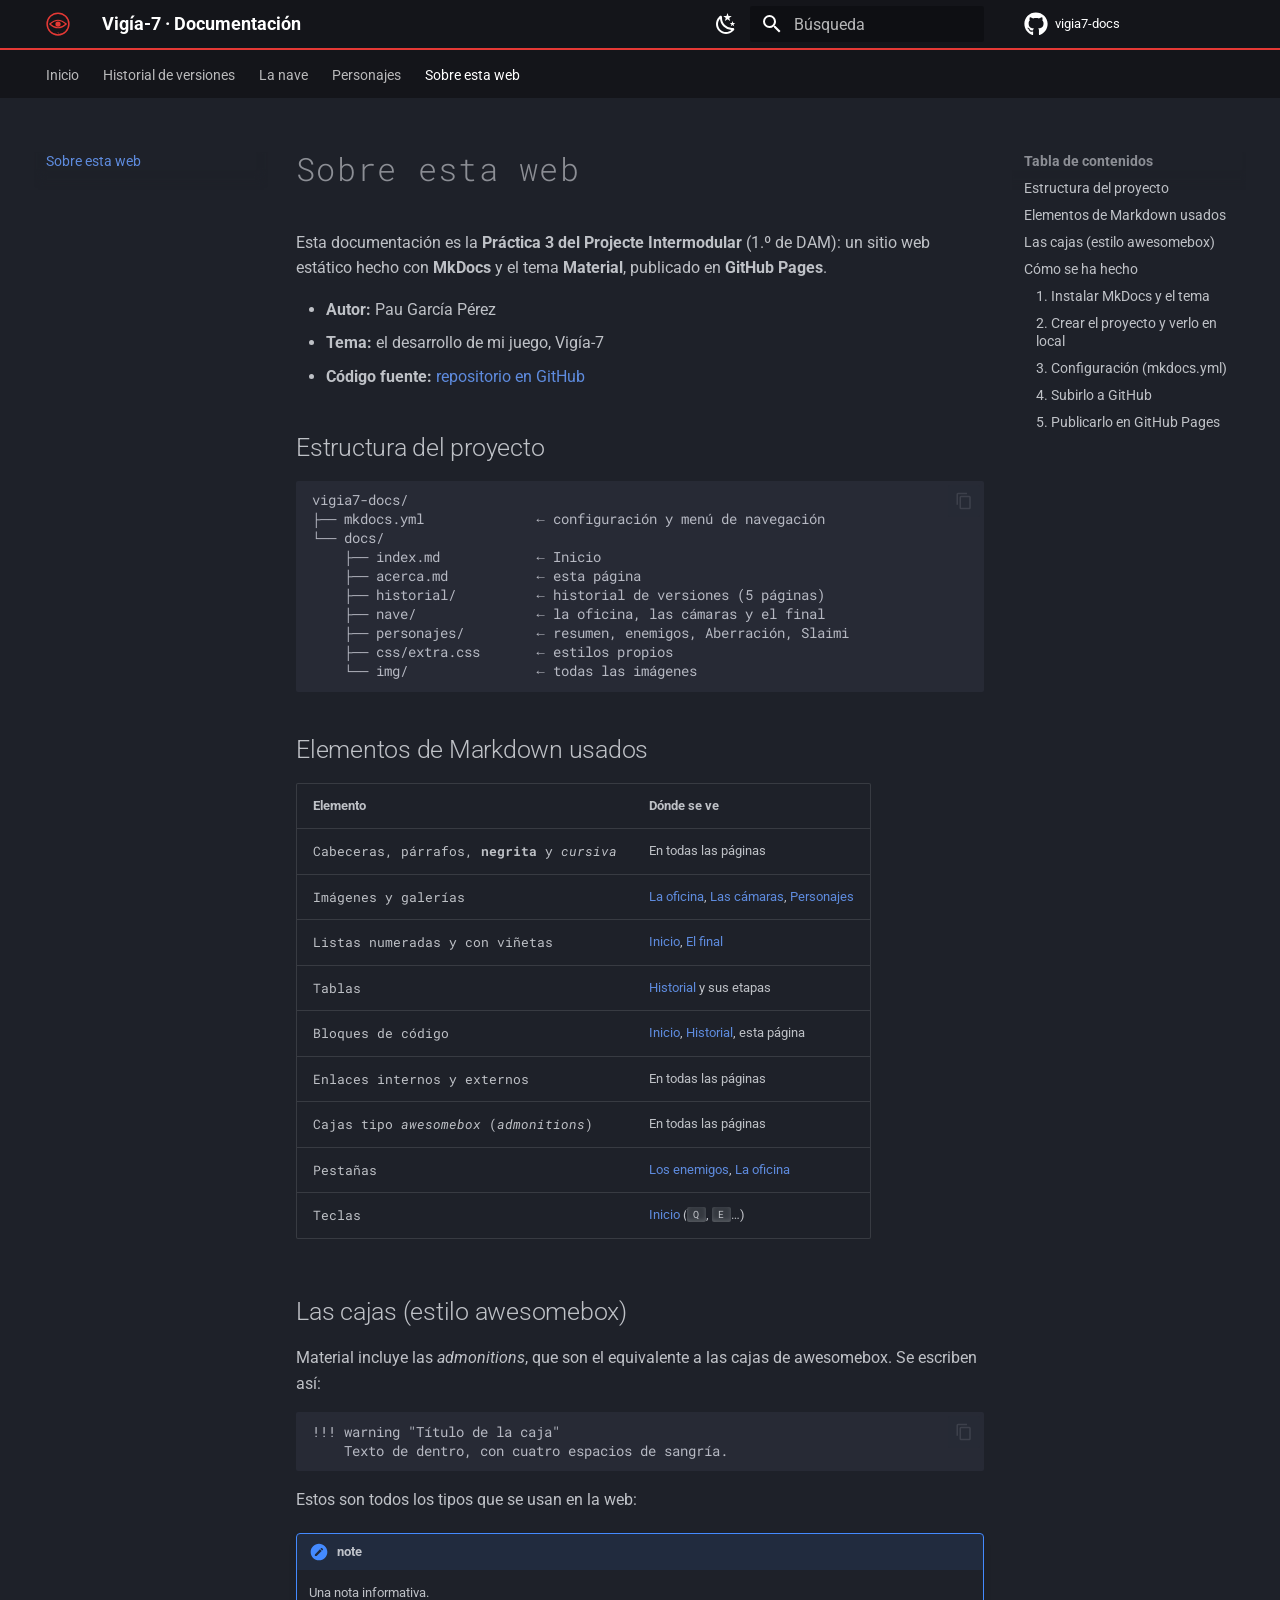
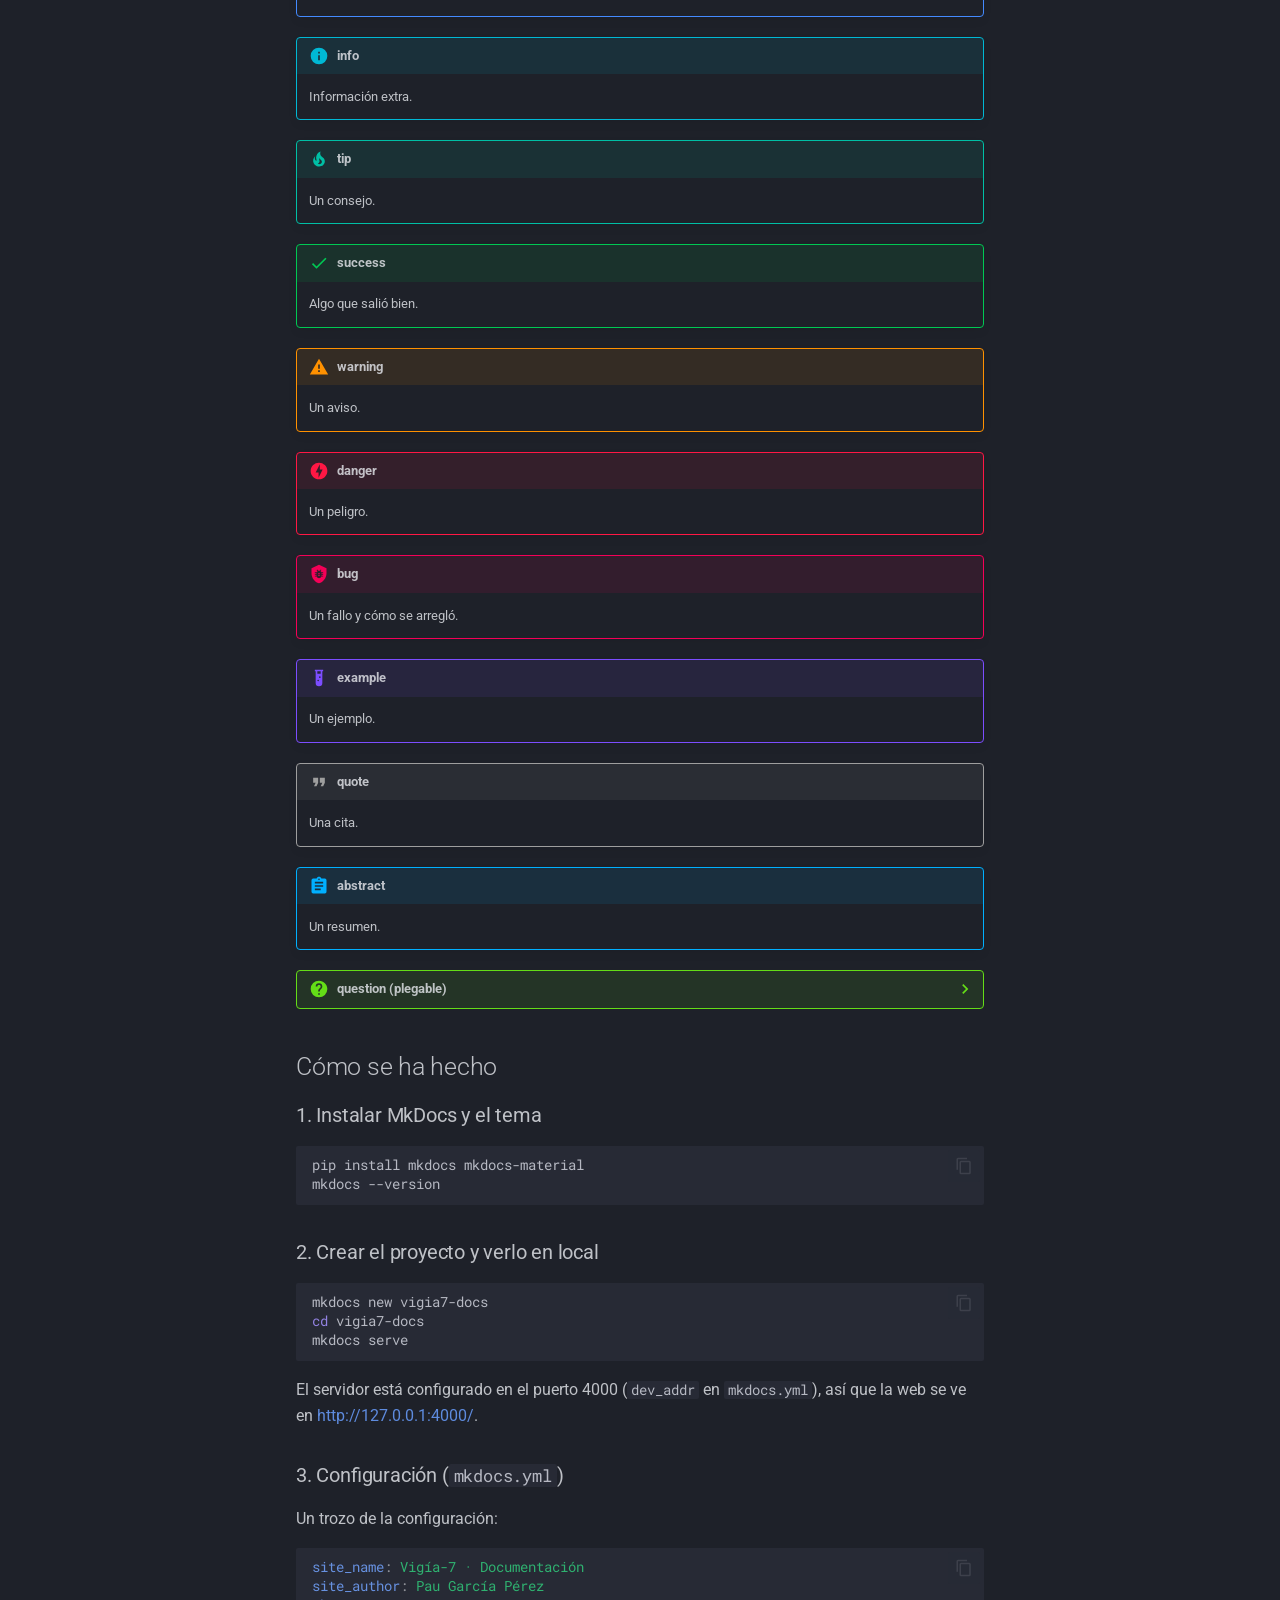
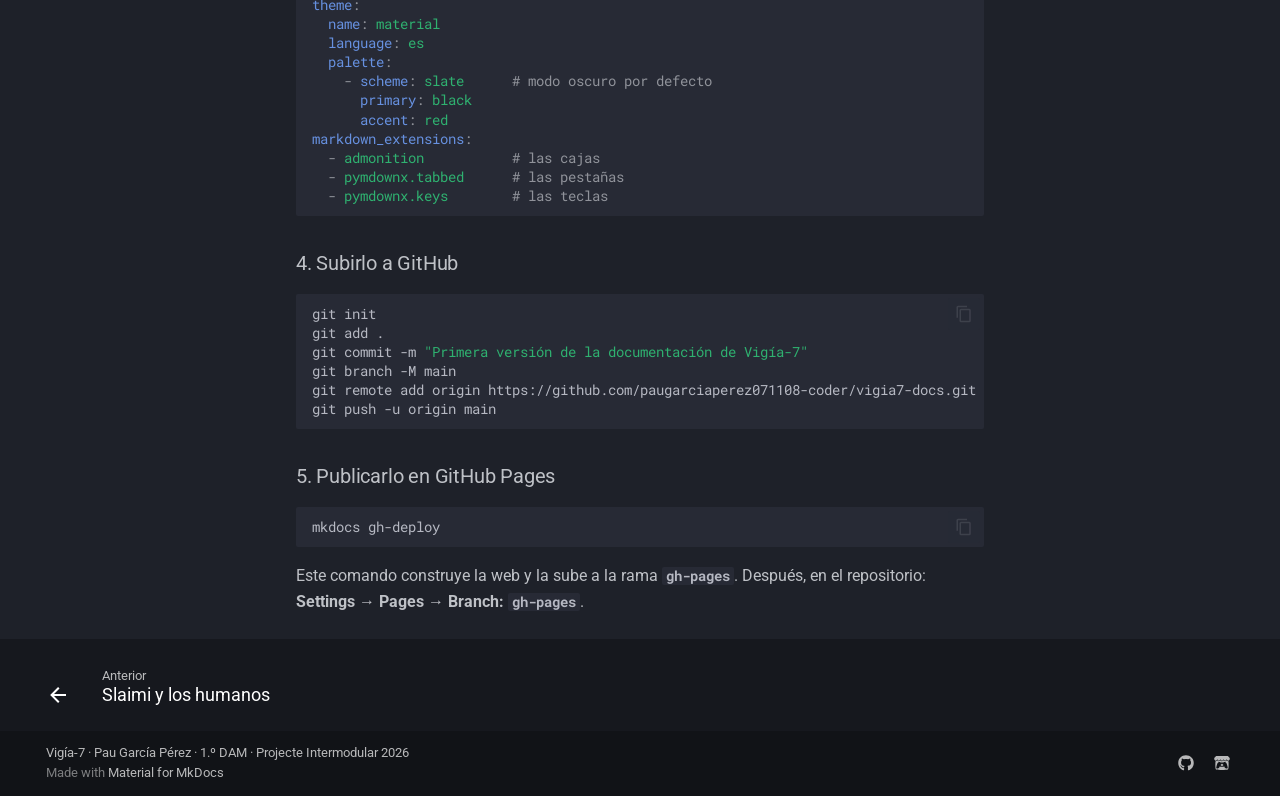
<file: acerca/index.html>
<!doctype html>
<html lang="es" class="no-js">
  <head>
    
      <meta charset="utf-8">
      <meta name="viewport" content="width=device-width,initial-scale=1">
      
        <meta name="description" content="Documentación del fan game de terror Vigía-7 — historial de versiones, la oficina, las cámaras y los personajes.">
      
      
        <meta name="author" content="Pau García Pérez">
      
      
        <link rel="canonical" href="https://paugarciaperez071108-coder.github.io/vigia7-docs/acerca/">
      
      
        <link rel="prev" href="../personajes/slaimi-y-humanos/">
      
      
      
        
      
      
      <link rel="icon" href="../img/logo.svg">
      <meta name="generator" content="mkdocs-1.6.1, mkdocs-material-9.8.0">
    
    
      
        <title>Sobre esta web - Vigía-7 · Documentación</title>
      
    
    
      <link rel="stylesheet" href="../assets/stylesheets/main.57a0d79d.min.css">
      
        
        <link rel="stylesheet" href="../assets/stylesheets/palette.fb2fffe2.min.css">
      
      


    
    
      
    
    
      
        
        
        <link rel="preconnect" href="https://fonts.gstatic.com" crossorigin>
        <link rel="stylesheet" href="https://fonts.googleapis.com/css?family=Roboto:300,300i,400,400i,700,700i%7CRoboto+Mono:400,400i,700,700i&display=fallback">
        <style>:root{--md-text-font:"Roboto";--md-code-font:"Roboto Mono"}</style>
      
    
    
      <link rel="stylesheet" href="../css/extra.css">
    
    <script>__md_scope=new URL("..",location),__md_hash=e=>[...e].reduce(((e,_)=>(e<<5)-e+_.charCodeAt(0)),0),__md_get=(e,_=localStorage,t=__md_scope)=>JSON.parse(_.getItem(t.pathname+"."+e)),__md_set=(e,_,t=localStorage,a=__md_scope)=>{try{t.setItem(a.pathname+"."+e,JSON.stringify(_))}catch(e){}}</script>
    
      

    
    
  </head>
  
  
    
    
      
    
    
    
    
    <body dir="ltr" data-md-color-scheme="slate" data-md-color-primary="black" data-md-color-accent="red">
  
    
    <input class="md-toggle" data-md-toggle="drawer" type="checkbox" id="__drawer" autocomplete="off">
    <input class="md-toggle" data-md-toggle="search" type="checkbox" id="__search" autocomplete="off">
    <label class="md-overlay" for="__drawer"></label>
    <div data-md-component="skip">
      
        
        <a href="#sobre-esta-web" class="md-skip">
          Saltar a contenido
        </a>
      
    </div>
    <div data-md-component="announce">
      
    </div>
    
    
      

<header class="md-header" data-md-component="header">
  <nav class="md-header__inner md-grid" aria-label="Cabecera">
    <a href=".." title="Vigía-7 · Documentación" class="md-header__button md-logo" aria-label="Vigía-7 · Documentación" data-md-component="logo">
      
  <img src="../img/logo.svg" alt="logo">

    </a>
    <label class="md-header__button md-icon" for="__drawer">
      
      <svg xmlns="http://www.w3.org/2000/svg" viewBox="0 0 24 24"><path d="M3 6h18v2H3zm0 5h18v2H3zm0 5h18v2H3z"/></svg>
    </label>
    <div class="md-header__title" data-md-component="header-title">
      <div class="md-header__ellipsis">
        <div class="md-header__topic">
          <span class="md-ellipsis">
            Vigía-7 · Documentación
          </span>
        </div>
        <div class="md-header__topic" data-md-component="header-topic">
          <span class="md-ellipsis">
            
              Sobre esta web
            
          </span>
        </div>
      </div>
    </div>
    
      
        <form class="md-header__option" data-md-component="palette">
  
    
    
    
    <input class="md-option" data-md-color-media="" data-md-color-scheme="slate" data-md-color-primary="black" data-md-color-accent="red"  aria-label="Cambiar a modo claro"  type="radio" name="__palette" id="__palette_0">
    
      <label class="md-header__button md-icon" title="Cambiar a modo claro" for="__palette_1" hidden>
        <svg xmlns="http://www.w3.org/2000/svg" viewBox="0 0 24 24"><path d="m17.75 4.09-2.53 1.94.91 3.06-2.63-1.81-2.63 1.81.91-3.06-2.53-1.94L12.44 4l1.06-3 1.06 3zm3.5 6.91-1.64 1.25.59 1.98-1.7-1.17-1.7 1.17.59-1.98L15.75 11l2.06-.05L18.5 9l.69 1.95zm-2.28 4.95c.83-.08 1.72 1.1 1.19 1.85-.32.45-.66.87-1.08 1.27C15.17 23 8.84 23 4.94 19.07c-3.91-3.9-3.91-10.24 0-14.14.4-.4.82-.76 1.27-1.08.75-.53 1.93.36 1.85 1.19-.27 2.86.69 5.83 2.89 8.02a9.96 9.96 0 0 0 8.02 2.89m-1.64 2.02a12.08 12.08 0 0 1-7.8-3.47c-2.17-2.19-3.33-5-3.49-7.82-2.81 3.14-2.7 7.96.31 10.98 3.02 3.01 7.84 3.12 10.98.31"/></svg>
      </label>
    
  
    
    
    
    <input class="md-option" data-md-color-media="" data-md-color-scheme="default" data-md-color-primary="blue-grey" data-md-color-accent="red"  aria-label="Cambiar a modo oscuro"  type="radio" name="__palette" id="__palette_1">
    
      <label class="md-header__button md-icon" title="Cambiar a modo oscuro" for="__palette_0" hidden>
        <svg xmlns="http://www.w3.org/2000/svg" viewBox="0 0 24 24"><path d="M12 7a5 5 0 0 1 5 5 5 5 0 0 1-5 5 5 5 0 0 1-5-5 5 5 0 0 1 5-5m0 2a3 3 0 0 0-3 3 3 3 0 0 0 3 3 3 3 0 0 0 3-3 3 3 0 0 0-3-3m0-7 2.39 3.42C13.65 5.15 12.84 5 12 5s-1.65.15-2.39.42zM3.34 7l4.16-.35A7.2 7.2 0 0 0 5.94 8.5c-.44.74-.69 1.5-.83 2.29zm.02 10 1.76-3.77a7.131 7.131 0 0 0 2.38 4.14zM20.65 7l-1.77 3.79a7.02 7.02 0 0 0-2.38-4.15zm-.01 10-4.14.36c.59-.51 1.12-1.14 1.54-1.86.42-.73.69-1.5.83-2.29zM12 22l-2.41-3.44c.74.27 1.55.44 2.41.44.82 0 1.63-.17 2.37-.44z"/></svg>
      </label>
    
  
</form>
      
    
    
      <script>var palette=__md_get("__palette");if(palette&&palette.color){if("(prefers-color-scheme)"===palette.color.media){var media=matchMedia("(prefers-color-scheme: light)"),input=document.querySelector(media.matches?"[data-md-color-media='(prefers-color-scheme: light)']":"[data-md-color-media='(prefers-color-scheme: dark)']");palette.color.media=input.getAttribute("data-md-color-media"),palette.color.scheme=input.getAttribute("data-md-color-scheme"),palette.color.primary=input.getAttribute("data-md-color-primary"),palette.color.accent=input.getAttribute("data-md-color-accent")}for(var[key,value]of Object.entries(palette.color))document.body.setAttribute("data-md-color-"+key,value)}</script>
    
    
    
      
      
        <label class="md-header__button md-icon" for="__search">
          
          <svg xmlns="http://www.w3.org/2000/svg" viewBox="0 0 24 24"><path d="M9.5 3A6.5 6.5 0 0 1 16 9.5c0 1.61-.59 3.09-1.56 4.23l.27.27h.79l5 5-1.5 1.5-5-5v-.79l-.27-.27A6.52 6.52 0 0 1 9.5 16 6.5 6.5 0 0 1 3 9.5 6.5 6.5 0 0 1 9.5 3m0 2C7 5 5 7 5 9.5S7 14 9.5 14 14 12 14 9.5 12 5 9.5 5"/></svg>
        </label>
        <div class="md-search" data-md-component="search" role="dialog">
  <label class="md-search__overlay" for="__search"></label>
  <div class="md-search__inner" role="search">
    <form class="md-search__form" name="search">
      <input type="text" class="md-search__input" name="query" aria-label="Búsqueda" placeholder="Búsqueda" autocapitalize="off" autocorrect="off" autocomplete="off" spellcheck="false" data-md-component="search-query" required>
      <label class="md-search__icon md-icon" for="__search">
        
        <svg xmlns="http://www.w3.org/2000/svg" viewBox="0 0 24 24"><path d="M9.5 3A6.5 6.5 0 0 1 16 9.5c0 1.61-.59 3.09-1.56 4.23l.27.27h.79l5 5-1.5 1.5-5-5v-.79l-.27-.27A6.52 6.52 0 0 1 9.5 16 6.5 6.5 0 0 1 3 9.5 6.5 6.5 0 0 1 9.5 3m0 2C7 5 5 7 5 9.5S7 14 9.5 14 14 12 14 9.5 12 5 9.5 5"/></svg>
        
        <svg xmlns="http://www.w3.org/2000/svg" viewBox="0 0 24 24"><path d="M20 11v2H8l5.5 5.5-1.42 1.42L4.16 12l7.92-7.92L13.5 5.5 8 11z"/></svg>
      </label>
      <nav class="md-search__options" aria-label="Buscar">
        
        <button type="reset" class="md-search__icon md-icon" title="Limpiar" aria-label="Limpiar" tabindex="-1">
          
          <svg xmlns="http://www.w3.org/2000/svg" viewBox="0 0 24 24"><path d="M19 6.41 17.59 5 12 10.59 6.41 5 5 6.41 10.59 12 5 17.59 6.41 19 12 13.41 17.59 19 19 17.59 13.41 12z"/></svg>
        </button>
      </nav>
      
        <div class="md-search__suggest" data-md-component="search-suggest"></div>
      
    </form>
    <div class="md-search__output">
      <div class="md-search__scrollwrap" tabindex="0" data-md-scrollfix>
        <div class="md-search-result" data-md-component="search-result">
          <div class="md-search-result__meta">
            Inicializando búsqueda
          </div>
          <ol class="md-search-result__list" role="presentation"></ol>
        </div>
      </div>
    </div>
  </div>
</div>
      
    
    
      <div class="md-header__source">
        <a href="https://github.com/paugarciaperez071108-coder/vigia7-docs" title="Ir al repositorio" class="md-source" data-md-component="source">
  <div class="md-source__icon md-icon">
    
    <svg xmlns="http://www.w3.org/2000/svg" viewBox="0 0 512 512"><!--! Font Awesome Free 7.1.0 by @fontawesome - https://fontawesome.com License - https://fontawesome.com/license/free (Icons: CC BY 4.0, Fonts: SIL OFL 1.1, Code: MIT License) Copyright 2025 Fonticons, Inc.--><path d="M173.9 397.4c0 2-2.3 3.6-5.2 3.6-3.3.3-5.6-1.3-5.6-3.6 0-2 2.3-3.6 5.2-3.6 3-.3 5.6 1.3 5.6 3.6m-31.1-4.5c-.7 2 1.3 4.3 4.3 4.9 2.6 1 5.6 0 6.2-2s-1.3-4.3-4.3-5.2c-2.6-.7-5.5.3-6.2 2.3m44.2-1.7c-2.9.7-4.9 2.6-4.6 4.9.3 2 2.9 3.3 5.9 2.6 2.9-.7 4.9-2.6 4.6-4.6-.3-1.9-3-3.2-5.9-2.9M252.8 8C114.1 8 8 113.3 8 252c0 110.9 69.8 205.8 169.5 239.2 12.8 2.3 17.3-5.6 17.3-12.1 0-6.2-.3-40.4-.3-61.4 0 0-70 15-84.7-29.8 0 0-11.4-29.1-27.8-36.6 0 0-22.9-15.7 1.6-15.4 0 0 24.9 2 38.6 25.8 21.9 38.6 58.6 27.5 72.9 20.9 2.3-16 8.8-27.1 16-33.7-55.9-6.2-112.3-14.3-112.3-110.5 0-27.5 7.6-41.3 23.6-58.9-2.6-6.5-11.1-33.3 2.6-67.9 20.9-6.5 69 27 69 27 20-5.6 41.5-8.5 62.8-8.5s42.8 2.9 62.8 8.5c0 0 48.1-33.6 69-27 13.7 34.7 5.2 61.4 2.6 67.9 16 17.7 25.8 31.5 25.8 58.9 0 96.5-58.9 104.2-114.8 110.5 9.2 7.9 17 22.9 17 46.4 0 33.7-.3 75.4-.3 83.6 0 6.5 4.6 14.4 17.3 12.1C436.2 457.8 504 362.9 504 252 504 113.3 391.5 8 252.8 8M105.2 352.9c-1.3 1-1 3.3.7 5.2 1.6 1.6 3.9 2.3 5.2 1 1.3-1 1-3.3-.7-5.2-1.6-1.6-3.9-2.3-5.2-1m-10.8-8.1c-.7 1.3.3 2.9 2.3 3.9 1.6 1 3.6.7 4.3-.7.7-1.3-.3-2.9-2.3-3.9-2-.6-3.6-.3-4.3.7m32.4 35.6c-1.6 1.3-1 4.3 1.3 6.2 2.3 2.3 5.2 2.6 6.5 1 1.3-1.3.7-4.3-1.3-6.2-2.2-2.3-5.2-2.6-6.5-1m-11.4-14.7c-1.6 1-1.6 3.6 0 5.9s4.3 3.3 5.6 2.3c1.6-1.3 1.6-3.9 0-6.2-1.4-2.3-4-3.3-5.6-2"/></svg>
  </div>
  <div class="md-source__repository">
    vigia7-docs
  </div>
</a>
      </div>
    
  </nav>
  
</header>
    
    <div class="md-container" data-md-component="container">
      
      
        
          
            
<nav class="md-tabs" aria-label="Pestañas" data-md-component="tabs">
  <div class="md-grid">
    <ul class="md-tabs__list">
      
        
  
  
  
  
    <li class="md-tabs__item">
      <a href=".." class="md-tabs__link">
        
  
  
    
  
  Inicio

      </a>
    </li>
  

      
        
  
  
  
  
    
    
      <li class="md-tabs__item">
        <a href="../historial/" class="md-tabs__link">
          
  
  
    
  
  Historial de versiones

        </a>
      </li>
    
  

      
        
  
  
  
  
    
    
      <li class="md-tabs__item">
        <a href="../nave/oficina/" class="md-tabs__link">
          
  
  
    
  
  La nave

        </a>
      </li>
    
  

      
        
  
  
  
  
    
    
      <li class="md-tabs__item">
        <a href="../personajes/" class="md-tabs__link">
          
  
  
    
  
  Personajes

        </a>
      </li>
    
  

      
        
  
  
  
    
  
  
    <li class="md-tabs__item md-tabs__item--active">
      <a href="./" class="md-tabs__link">
        
  
  
    
  
  Sobre esta web

      </a>
    </li>
  

      
    </ul>
  </div>
</nav>
          
        
      
      <main class="md-main" data-md-component="main">
        <div class="md-main__inner md-grid">
          
            
              
              <div class="md-sidebar md-sidebar--primary" data-md-component="sidebar" data-md-type="navigation" >
                <div class="md-sidebar__scrollwrap">
                  <div class="md-sidebar__inner">
                    


  


<nav class="md-nav md-nav--primary md-nav--lifted" aria-label="Navegación" data-md-level="0">
  <label class="md-nav__title" for="__drawer">
    <a href=".." title="Vigía-7 · Documentación" class="md-nav__button md-logo" aria-label="Vigía-7 · Documentación" data-md-component="logo">
      
  <img src="../img/logo.svg" alt="logo">

    </a>
    Vigía-7 · Documentación
  </label>
  
    <div class="md-nav__source">
      <a href="https://github.com/paugarciaperez071108-coder/vigia7-docs" title="Ir al repositorio" class="md-source" data-md-component="source">
  <div class="md-source__icon md-icon">
    
    <svg xmlns="http://www.w3.org/2000/svg" viewBox="0 0 512 512"><!--! Font Awesome Free 7.1.0 by @fontawesome - https://fontawesome.com License - https://fontawesome.com/license/free (Icons: CC BY 4.0, Fonts: SIL OFL 1.1, Code: MIT License) Copyright 2025 Fonticons, Inc.--><path d="M173.9 397.4c0 2-2.3 3.6-5.2 3.6-3.3.3-5.6-1.3-5.6-3.6 0-2 2.3-3.6 5.2-3.6 3-.3 5.6 1.3 5.6 3.6m-31.1-4.5c-.7 2 1.3 4.3 4.3 4.9 2.6 1 5.6 0 6.2-2s-1.3-4.3-4.3-5.2c-2.6-.7-5.5.3-6.2 2.3m44.2-1.7c-2.9.7-4.9 2.6-4.6 4.9.3 2 2.9 3.3 5.9 2.6 2.9-.7 4.9-2.6 4.6-4.6-.3-1.9-3-3.2-5.9-2.9M252.8 8C114.1 8 8 113.3 8 252c0 110.9 69.8 205.8 169.5 239.2 12.8 2.3 17.3-5.6 17.3-12.1 0-6.2-.3-40.4-.3-61.4 0 0-70 15-84.7-29.8 0 0-11.4-29.1-27.8-36.6 0 0-22.9-15.7 1.6-15.4 0 0 24.9 2 38.6 25.8 21.9 38.6 58.6 27.5 72.9 20.9 2.3-16 8.8-27.1 16-33.7-55.9-6.2-112.3-14.3-112.3-110.5 0-27.5 7.6-41.3 23.6-58.9-2.6-6.5-11.1-33.3 2.6-67.9 20.9-6.5 69 27 69 27 20-5.6 41.5-8.5 62.8-8.5s42.8 2.9 62.8 8.5c0 0 48.1-33.6 69-27 13.7 34.7 5.2 61.4 2.6 67.9 16 17.7 25.8 31.5 25.8 58.9 0 96.5-58.9 104.2-114.8 110.5 9.2 7.9 17 22.9 17 46.4 0 33.7-.3 75.4-.3 83.6 0 6.5 4.6 14.4 17.3 12.1C436.2 457.8 504 362.9 504 252 504 113.3 391.5 8 252.8 8M105.2 352.9c-1.3 1-1 3.3.7 5.2 1.6 1.6 3.9 2.3 5.2 1 1.3-1 1-3.3-.7-5.2-1.6-1.6-3.9-2.3-5.2-1m-10.8-8.1c-.7 1.3.3 2.9 2.3 3.9 1.6 1 3.6.7 4.3-.7.7-1.3-.3-2.9-2.3-3.9-2-.6-3.6-.3-4.3.7m32.4 35.6c-1.6 1.3-1 4.3 1.3 6.2 2.3 2.3 5.2 2.6 6.5 1 1.3-1.3.7-4.3-1.3-6.2-2.2-2.3-5.2-2.6-6.5-1m-11.4-14.7c-1.6 1-1.6 3.6 0 5.9s4.3 3.3 5.6 2.3c1.6-1.3 1.6-3.9 0-6.2-1.4-2.3-4-3.3-5.6-2"/></svg>
  </div>
  <div class="md-source__repository">
    vigia7-docs
  </div>
</a>
    </div>
  
  <ul class="md-nav__list" data-md-scrollfix>
    
      
      
  
  
  
  
    <li class="md-nav__item">
      <a href=".." class="md-nav__link">
        
  
  
  <span class="md-ellipsis">
    
  
    Inicio
  

    
  </span>
  
  

      </a>
    </li>
  

    
      
      
  
  
  
  
    
    
      
        
          
        
      
        
      
        
      
        
      
        
      
    
    
    
      
      
        
      
    
    
    <li class="md-nav__item md-nav__item--nested">
      
        
        
        <input class="md-nav__toggle md-toggle " type="checkbox" id="__nav_2" >
        
          
          <div class="md-nav__link md-nav__container">
            <a href="../historial/" class="md-nav__link ">
              
  
  
  <span class="md-ellipsis">
    
  
    Historial de versiones
  

    
  </span>
  
  

            </a>
            
              
              <label class="md-nav__link " for="__nav_2" id="__nav_2_label" tabindex="0">
                <span class="md-nav__icon md-icon"></span>
              </label>
            
          </div>
        
        <nav class="md-nav" data-md-level="1" aria-labelledby="__nav_2_label" aria-expanded="false">
          <label class="md-nav__title" for="__nav_2">
            <span class="md-nav__icon md-icon"></span>
            
  
    Historial de versiones
  

          </label>
          <ul class="md-nav__list" data-md-scrollfix>
            
              
            
              
                
  
  
  
  
    <li class="md-nav__item">
      <a href="../historial/v0-1-a-v0-30/" class="md-nav__link">
        
  
  
  <span class="md-ellipsis">
    
  
    v0.1 – v0.30 · Noches 1 y 2
  

    
  </span>
  
  

      </a>
    </li>
  

              
            
              
                
  
  
  
  
    <li class="md-nav__item">
      <a href="../historial/v0-31-a-v0-60/" class="md-nav__link">
        
  
  
  <span class="md-ellipsis">
    
  
    v0.31 – v0.60 · Noches 3 a 5
  

    
  </span>
  
  

      </a>
    </li>
  

              
            
              
                
  
  
  
  
    <li class="md-nav__item">
      <a href="../historial/v0-61-a-v0-99/" class="md-nav__link">
        
  
  
  <span class="md-ellipsis">
    
  
    v0.61 – v0.99 · Noches 6 y 7
  

    
  </span>
  
  

      </a>
    </li>
  

              
            
              
                
  
  
  
  
    <li class="md-nav__item">
      <a href="../historial/v1-00-a-v1-38/" class="md-nav__link">
        
  
  
  <span class="md-ellipsis">
    
  
    v1.00 – v1.38 · El final
  

    
  </span>
  
  

      </a>
    </li>
  

              
            
          </ul>
        </nav>
      
    </li>
  

    
      
      
  
  
  
  
    
    
      
        
      
        
      
        
      
    
    
    
      
      
        
      
    
    
    <li class="md-nav__item md-nav__item--nested">
      
        
        
        <input class="md-nav__toggle md-toggle " type="checkbox" id="__nav_3" >
        
          
          <label class="md-nav__link" for="__nav_3" id="__nav_3_label" tabindex="0">
            
  
  
  <span class="md-ellipsis">
    
  
    La nave
  

    
  </span>
  
  

            <span class="md-nav__icon md-icon"></span>
          </label>
        
        <nav class="md-nav" data-md-level="1" aria-labelledby="__nav_3_label" aria-expanded="false">
          <label class="md-nav__title" for="__nav_3">
            <span class="md-nav__icon md-icon"></span>
            
  
    La nave
  

          </label>
          <ul class="md-nav__list" data-md-scrollfix>
            
              
                
  
  
  
  
    <li class="md-nav__item">
      <a href="../nave/oficina/" class="md-nav__link">
        
  
  
  <span class="md-ellipsis">
    
  
    La oficina
  

    
  </span>
  
  

      </a>
    </li>
  

              
            
              
                
  
  
  
  
    <li class="md-nav__item">
      <a href="../nave/camaras/" class="md-nav__link">
        
  
  
  <span class="md-ellipsis">
    
  
    Las cámaras
  

    
  </span>
  
  

      </a>
    </li>
  

              
            
              
                
  
  
  
  
    <li class="md-nav__item">
      <a href="../nave/final/" class="md-nav__link">
        
  
  
  <span class="md-ellipsis">
    
  
    El final
  

    
  </span>
  
  

      </a>
    </li>
  

              
            
          </ul>
        </nav>
      
    </li>
  

    
      
      
  
  
  
  
    
    
      
        
          
        
      
        
      
        
      
        
      
    
    
    
      
      
        
      
    
    
    <li class="md-nav__item md-nav__item--nested">
      
        
        
        <input class="md-nav__toggle md-toggle " type="checkbox" id="__nav_4" >
        
          
          <div class="md-nav__link md-nav__container">
            <a href="../personajes/" class="md-nav__link ">
              
  
  
  <span class="md-ellipsis">
    
  
    Personajes
  

    
  </span>
  
  

            </a>
            
              
              <label class="md-nav__link " for="__nav_4" id="__nav_4_label" tabindex="0">
                <span class="md-nav__icon md-icon"></span>
              </label>
            
          </div>
        
        <nav class="md-nav" data-md-level="1" aria-labelledby="__nav_4_label" aria-expanded="false">
          <label class="md-nav__title" for="__nav_4">
            <span class="md-nav__icon md-icon"></span>
            
  
    Personajes
  

          </label>
          <ul class="md-nav__list" data-md-scrollfix>
            
              
            
              
                
  
  
  
  
    <li class="md-nav__item">
      <a href="../personajes/enemigos/" class="md-nav__link">
        
  
  
  <span class="md-ellipsis">
    
  
    Los enemigos
  

    
  </span>
  
  

      </a>
    </li>
  

              
            
              
                
  
  
  
  
    <li class="md-nav__item">
      <a href="../personajes/aberracion/" class="md-nav__link">
        
  
  
  <span class="md-ellipsis">
    
  
    La Aberración
  

    
  </span>
  
  

      </a>
    </li>
  

              
            
              
                
  
  
  
  
    <li class="md-nav__item">
      <a href="../personajes/slaimi-y-humanos/" class="md-nav__link">
        
  
  
  <span class="md-ellipsis">
    
  
    Slaimi y los humanos
  

    
  </span>
  
  

      </a>
    </li>
  

              
            
          </ul>
        </nav>
      
    </li>
  

    
      
      
  
  
    
  
  
  
    <li class="md-nav__item md-nav__item--active">
      
      <input class="md-nav__toggle md-toggle" type="checkbox" id="__toc">
      
      
        
      
      
        <label class="md-nav__link md-nav__link--active" for="__toc">
          
  
  
  <span class="md-ellipsis">
    
  
    Sobre esta web
  

    
  </span>
  
  

          <span class="md-nav__icon md-icon"></span>
        </label>
      
      <a href="./" class="md-nav__link md-nav__link--active">
        
  
  
  <span class="md-ellipsis">
    
  
    Sobre esta web
  

    
  </span>
  
  

      </a>
      
        

<nav class="md-nav md-nav--secondary" aria-label="Tabla de contenidos">
  
  
  
    
  
  
    <label class="md-nav__title" for="__toc">
      <span class="md-nav__icon md-icon"></span>
      Tabla de contenidos
    </label>
    <ul class="md-nav__list" data-md-component="toc" data-md-scrollfix>
      
        <li class="md-nav__item">
  <a href="#estructura-del-proyecto" class="md-nav__link">
    <span class="md-ellipsis">
      
        Estructura del proyecto
      
    </span>
  </a>
  
</li>
      
        <li class="md-nav__item">
  <a href="#elementos-de-markdown-usados" class="md-nav__link">
    <span class="md-ellipsis">
      
        Elementos de Markdown usados
      
    </span>
  </a>
  
</li>
      
        <li class="md-nav__item">
  <a href="#las-cajas-estilo-awesomebox" class="md-nav__link">
    <span class="md-ellipsis">
      
        Las cajas (estilo awesomebox)
      
    </span>
  </a>
  
</li>
      
        <li class="md-nav__item">
  <a href="#como-se-ha-hecho" class="md-nav__link">
    <span class="md-ellipsis">
      
        Cómo se ha hecho
      
    </span>
  </a>
  
    <nav class="md-nav" aria-label="Cómo se ha hecho">
      <ul class="md-nav__list">
        
          <li class="md-nav__item">
  <a href="#1-instalar-mkdocs-y-el-tema" class="md-nav__link">
    <span class="md-ellipsis">
      
        1. Instalar MkDocs y el tema
      
    </span>
  </a>
  
</li>
        
          <li class="md-nav__item">
  <a href="#2-crear-el-proyecto-y-verlo-en-local" class="md-nav__link">
    <span class="md-ellipsis">
      
        2. Crear el proyecto y verlo en local
      
    </span>
  </a>
  
</li>
        
          <li class="md-nav__item">
  <a href="#3-configuracion-mkdocsyml" class="md-nav__link">
    <span class="md-ellipsis">
      
        3. Configuración (mkdocs.yml)
      
    </span>
  </a>
  
</li>
        
          <li class="md-nav__item">
  <a href="#4-subirlo-a-github" class="md-nav__link">
    <span class="md-ellipsis">
      
        4. Subirlo a GitHub
      
    </span>
  </a>
  
</li>
        
          <li class="md-nav__item">
  <a href="#5-publicarlo-en-github-pages" class="md-nav__link">
    <span class="md-ellipsis">
      
        5. Publicarlo en GitHub Pages
      
    </span>
  </a>
  
</li>
        
      </ul>
    </nav>
  
</li>
      
    </ul>
  
</nav>
      
    </li>
  

    
  </ul>
</nav>
                  </div>
                </div>
              </div>
            
            
              
              <div class="md-sidebar md-sidebar--secondary" data-md-component="sidebar" data-md-type="toc" >
                <div class="md-sidebar__scrollwrap">
                  <div class="md-sidebar__inner">
                    

<nav class="md-nav md-nav--secondary" aria-label="Tabla de contenidos">
  
  
  
    
  
  
    <label class="md-nav__title" for="__toc">
      <span class="md-nav__icon md-icon"></span>
      Tabla de contenidos
    </label>
    <ul class="md-nav__list" data-md-component="toc" data-md-scrollfix>
      
        <li class="md-nav__item">
  <a href="#estructura-del-proyecto" class="md-nav__link">
    <span class="md-ellipsis">
      
        Estructura del proyecto
      
    </span>
  </a>
  
</li>
      
        <li class="md-nav__item">
  <a href="#elementos-de-markdown-usados" class="md-nav__link">
    <span class="md-ellipsis">
      
        Elementos de Markdown usados
      
    </span>
  </a>
  
</li>
      
        <li class="md-nav__item">
  <a href="#las-cajas-estilo-awesomebox" class="md-nav__link">
    <span class="md-ellipsis">
      
        Las cajas (estilo awesomebox)
      
    </span>
  </a>
  
</li>
      
        <li class="md-nav__item">
  <a href="#como-se-ha-hecho" class="md-nav__link">
    <span class="md-ellipsis">
      
        Cómo se ha hecho
      
    </span>
  </a>
  
    <nav class="md-nav" aria-label="Cómo se ha hecho">
      <ul class="md-nav__list">
        
          <li class="md-nav__item">
  <a href="#1-instalar-mkdocs-y-el-tema" class="md-nav__link">
    <span class="md-ellipsis">
      
        1. Instalar MkDocs y el tema
      
    </span>
  </a>
  
</li>
        
          <li class="md-nav__item">
  <a href="#2-crear-el-proyecto-y-verlo-en-local" class="md-nav__link">
    <span class="md-ellipsis">
      
        2. Crear el proyecto y verlo en local
      
    </span>
  </a>
  
</li>
        
          <li class="md-nav__item">
  <a href="#3-configuracion-mkdocsyml" class="md-nav__link">
    <span class="md-ellipsis">
      
        3. Configuración (mkdocs.yml)
      
    </span>
  </a>
  
</li>
        
          <li class="md-nav__item">
  <a href="#4-subirlo-a-github" class="md-nav__link">
    <span class="md-ellipsis">
      
        4. Subirlo a GitHub
      
    </span>
  </a>
  
</li>
        
          <li class="md-nav__item">
  <a href="#5-publicarlo-en-github-pages" class="md-nav__link">
    <span class="md-ellipsis">
      
        5. Publicarlo en GitHub Pages
      
    </span>
  </a>
  
</li>
        
      </ul>
    </nav>
  
</li>
      
    </ul>
  
</nav>
                  </div>
                </div>
              </div>
            
          
          
            <div class="md-content" data-md-component="content">
              
              <article class="md-content__inner md-typeset">
                
                  


  
  


<h1 id="sobre-esta-web">Sobre esta web<a class="headerlink" href="#sobre-esta-web" title="Permanent link">&para;</a></h1>
<p>Esta documentación es la <strong>Práctica 3 del Projecte Intermodular</strong> (1.º de DAM): un sitio web estático hecho con <strong>MkDocs</strong> y el tema <strong>Material</strong>, publicado en <strong>GitHub Pages</strong>.</p>
<ul>
<li><strong>Autor:</strong> Pau García Pérez</li>
<li><strong>Tema:</strong> el desarrollo de mi juego, Vigía-7</li>
<li><strong>Código fuente:</strong> <a href="https://github.com/paugarciaperez071108-coder/vigia7-docs">repositorio en GitHub</a></li>
</ul>
<h2 id="estructura-del-proyecto">Estructura del proyecto<a class="headerlink" href="#estructura-del-proyecto" title="Permanent link">&para;</a></h2>
<div class="highlight"><pre><span></span><code><a id="__codelineno-0-1" name="__codelineno-0-1" href="#__codelineno-0-1"></a>vigia7-docs/
<a id="__codelineno-0-2" name="__codelineno-0-2" href="#__codelineno-0-2"></a>├── mkdocs.yml              ← configuración y menú de navegación
<a id="__codelineno-0-3" name="__codelineno-0-3" href="#__codelineno-0-3"></a>└── docs/
<a id="__codelineno-0-4" name="__codelineno-0-4" href="#__codelineno-0-4"></a>    ├── index.md            ← Inicio
<a id="__codelineno-0-5" name="__codelineno-0-5" href="#__codelineno-0-5"></a>    ├── acerca.md           ← esta página
<a id="__codelineno-0-6" name="__codelineno-0-6" href="#__codelineno-0-6"></a>    ├── historial/          ← historial de versiones (5 páginas)
<a id="__codelineno-0-7" name="__codelineno-0-7" href="#__codelineno-0-7"></a>    ├── nave/               ← la oficina, las cámaras y el final
<a id="__codelineno-0-8" name="__codelineno-0-8" href="#__codelineno-0-8"></a>    ├── personajes/         ← resumen, enemigos, Aberración, Slaimi
<a id="__codelineno-0-9" name="__codelineno-0-9" href="#__codelineno-0-9"></a>    ├── css/extra.css       ← estilos propios
<a id="__codelineno-0-10" name="__codelineno-0-10" href="#__codelineno-0-10"></a>    └── img/                ← todas las imágenes
</code></pre></div>
<h2 id="elementos-de-markdown-usados">Elementos de Markdown usados<a class="headerlink" href="#elementos-de-markdown-usados" title="Permanent link">&para;</a></h2>
<table>
<thead>
<tr>
<th>Elemento</th>
<th>Dónde se ve</th>
</tr>
</thead>
<tbody>
<tr>
<td>Cabeceras, párrafos, <strong>negrita</strong> y <em>cursiva</em></td>
<td>En todas las páginas</td>
</tr>
<tr>
<td>Imágenes y galerías</td>
<td><a href="../nave/oficina/">La oficina</a>, <a href="../nave/camaras/">Las cámaras</a>, <a href="../personajes/enemigos/">Personajes</a></td>
</tr>
<tr>
<td>Listas numeradas y con viñetas</td>
<td><a href="../">Inicio</a>, <a href="../nave/final/">El final</a></td>
</tr>
<tr>
<td>Tablas</td>
<td><a href="../historial/">Historial</a> y sus etapas</td>
</tr>
<tr>
<td>Bloques de código</td>
<td><a href="../">Inicio</a>, <a href="../historial/">Historial</a>, esta página</td>
</tr>
<tr>
<td>Enlaces internos y externos</td>
<td>En todas las páginas</td>
</tr>
<tr>
<td>Cajas tipo <em>awesomebox</em> (<em>admonitions</em>)</td>
<td>En todas las páginas</td>
</tr>
<tr>
<td>Pestañas</td>
<td><a href="../personajes/enemigos/">Los enemigos</a>, <a href="../nave/oficina/">La oficina</a></td>
</tr>
<tr>
<td>Teclas</td>
<td><a href="../">Inicio</a> (<span class="keys"><kbd class="key-q">Q</kbd></span>, <span class="keys"><kbd class="key-e">E</kbd></span>…)</td>
</tr>
</tbody>
</table>
<h2 id="las-cajas-estilo-awesomebox">Las cajas (estilo awesomebox)<a class="headerlink" href="#las-cajas-estilo-awesomebox" title="Permanent link">&para;</a></h2>
<p>Material incluye las <em>admonitions</em>, que son el equivalente a las cajas de awesomebox. Se escriben así:</p>
<div class="highlight"><pre><span></span><code><a id="__codelineno-1-1" name="__codelineno-1-1" href="#__codelineno-1-1"></a>!!! warning "Título de la caja"
<a id="__codelineno-1-2" name="__codelineno-1-2" href="#__codelineno-1-2"></a>    Texto de dentro, con cuatro espacios de sangría.
</code></pre></div>
<p>Estos son todos los tipos que se usan en la web:</p>
<div class="admonition note">
<p class="admonition-title">note</p>
<p>Una nota informativa.</p>
</div>
<div class="admonition info">
<p class="admonition-title">info</p>
<p>Información extra.</p>
</div>
<div class="admonition tip">
<p class="admonition-title">tip</p>
<p>Un consejo.</p>
</div>
<div class="admonition success">
<p class="admonition-title">success</p>
<p>Algo que salió bien.</p>
</div>
<div class="admonition warning">
<p class="admonition-title">warning</p>
<p>Un aviso.</p>
</div>
<div class="admonition danger">
<p class="admonition-title">danger</p>
<p>Un peligro.</p>
</div>
<div class="admonition bug">
<p class="admonition-title">bug</p>
<p>Un fallo y cómo se arregló.</p>
</div>
<div class="admonition example">
<p class="admonition-title">example</p>
<p>Un ejemplo.</p>
</div>
<div class="admonition quote">
<p class="admonition-title">quote</p>
<p>Una cita.</p>
</div>
<div class="admonition abstract">
<p class="admonition-title">abstract</p>
<p>Un resumen.</p>
</div>
<details class="question">
<summary>question (plegable)</summary>
<p>Con <code>???</code> en vez de <code>!!!</code> la caja sale cerrada y se abre con un clic.</p>
</details>
<h2 id="como-se-ha-hecho">Cómo se ha hecho<a class="headerlink" href="#como-se-ha-hecho" title="Permanent link">&para;</a></h2>
<h3 id="1-instalar-mkdocs-y-el-tema">1. Instalar MkDocs y el tema<a class="headerlink" href="#1-instalar-mkdocs-y-el-tema" title="Permanent link">&para;</a></h3>
<div class="highlight"><pre><span></span><code><a id="__codelineno-2-1" name="__codelineno-2-1" href="#__codelineno-2-1"></a>pip<span class="w"> </span>install<span class="w"> </span>mkdocs<span class="w"> </span>mkdocs-material
<a id="__codelineno-2-2" name="__codelineno-2-2" href="#__codelineno-2-2"></a>mkdocs<span class="w"> </span>--version
</code></pre></div>
<h3 id="2-crear-el-proyecto-y-verlo-en-local">2. Crear el proyecto y verlo en local<a class="headerlink" href="#2-crear-el-proyecto-y-verlo-en-local" title="Permanent link">&para;</a></h3>
<div class="highlight"><pre><span></span><code><a id="__codelineno-3-1" name="__codelineno-3-1" href="#__codelineno-3-1"></a>mkdocs<span class="w"> </span>new<span class="w"> </span>vigia7-docs
<a id="__codelineno-3-2" name="__codelineno-3-2" href="#__codelineno-3-2"></a><span class="nb">cd</span><span class="w"> </span>vigia7-docs
<a id="__codelineno-3-3" name="__codelineno-3-3" href="#__codelineno-3-3"></a>mkdocs<span class="w"> </span>serve
</code></pre></div>
<p>El servidor está configurado en el puerto 4000 (<code>dev_addr</code> en <code>mkdocs.yml</code>), así que la web se ve en <a href="http://127.0.0.1:4000/">http://127.0.0.1:4000/</a>.</p>
<h3 id="3-configuracion-mkdocsyml">3. Configuración (<code>mkdocs.yml</code>)<a class="headerlink" href="#3-configuracion-mkdocsyml" title="Permanent link">&para;</a></h3>
<p>Un trozo de la configuración:</p>
<div class="highlight"><pre><span></span><code><a id="__codelineno-4-1" name="__codelineno-4-1" href="#__codelineno-4-1"></a><span class="nt">site_name</span><span class="p">:</span><span class="w"> </span><span class="l l-Scalar l-Scalar-Plain">Vigía-7 · Documentación</span>
<a id="__codelineno-4-2" name="__codelineno-4-2" href="#__codelineno-4-2"></a><span class="nt">site_author</span><span class="p">:</span><span class="w"> </span><span class="l l-Scalar l-Scalar-Plain">Pau García Pérez</span>
<a id="__codelineno-4-3" name="__codelineno-4-3" href="#__codelineno-4-3"></a><span class="nt">theme</span><span class="p">:</span>
<a id="__codelineno-4-4" name="__codelineno-4-4" href="#__codelineno-4-4"></a><span class="w">  </span><span class="nt">name</span><span class="p">:</span><span class="w"> </span><span class="l l-Scalar l-Scalar-Plain">material</span>
<a id="__codelineno-4-5" name="__codelineno-4-5" href="#__codelineno-4-5"></a><span class="w">  </span><span class="nt">language</span><span class="p">:</span><span class="w"> </span><span class="l l-Scalar l-Scalar-Plain">es</span>
<a id="__codelineno-4-6" name="__codelineno-4-6" href="#__codelineno-4-6"></a><span class="w">  </span><span class="nt">palette</span><span class="p">:</span>
<a id="__codelineno-4-7" name="__codelineno-4-7" href="#__codelineno-4-7"></a><span class="w">    </span><span class="p p-Indicator">-</span><span class="w"> </span><span class="nt">scheme</span><span class="p">:</span><span class="w"> </span><span class="l l-Scalar l-Scalar-Plain">slate</span><span class="w">      </span><span class="c1"># modo oscuro por defecto</span>
<a id="__codelineno-4-8" name="__codelineno-4-8" href="#__codelineno-4-8"></a><span class="w">      </span><span class="nt">primary</span><span class="p">:</span><span class="w"> </span><span class="l l-Scalar l-Scalar-Plain">black</span>
<a id="__codelineno-4-9" name="__codelineno-4-9" href="#__codelineno-4-9"></a><span class="w">      </span><span class="nt">accent</span><span class="p">:</span><span class="w"> </span><span class="l l-Scalar l-Scalar-Plain">red</span>
<a id="__codelineno-4-10" name="__codelineno-4-10" href="#__codelineno-4-10"></a><span class="nt">markdown_extensions</span><span class="p">:</span>
<a id="__codelineno-4-11" name="__codelineno-4-11" href="#__codelineno-4-11"></a><span class="w">  </span><span class="p p-Indicator">-</span><span class="w"> </span><span class="l l-Scalar l-Scalar-Plain">admonition</span><span class="w">           </span><span class="c1"># las cajas</span>
<a id="__codelineno-4-12" name="__codelineno-4-12" href="#__codelineno-4-12"></a><span class="w">  </span><span class="p p-Indicator">-</span><span class="w"> </span><span class="l l-Scalar l-Scalar-Plain">pymdownx.tabbed</span><span class="w">      </span><span class="c1"># las pestañas</span>
<a id="__codelineno-4-13" name="__codelineno-4-13" href="#__codelineno-4-13"></a><span class="w">  </span><span class="p p-Indicator">-</span><span class="w"> </span><span class="l l-Scalar l-Scalar-Plain">pymdownx.keys</span><span class="w">        </span><span class="c1"># las teclas</span>
</code></pre></div>
<h3 id="4-subirlo-a-github">4. Subirlo a GitHub<a class="headerlink" href="#4-subirlo-a-github" title="Permanent link">&para;</a></h3>
<div class="highlight"><pre><span></span><code><a id="__codelineno-5-1" name="__codelineno-5-1" href="#__codelineno-5-1"></a>git<span class="w"> </span>init
<a id="__codelineno-5-2" name="__codelineno-5-2" href="#__codelineno-5-2"></a>git<span class="w"> </span>add<span class="w"> </span>.
<a id="__codelineno-5-3" name="__codelineno-5-3" href="#__codelineno-5-3"></a>git<span class="w"> </span>commit<span class="w"> </span>-m<span class="w"> </span><span class="s2">"Primera versión de la documentación de Vigía-7"</span>
<a id="__codelineno-5-4" name="__codelineno-5-4" href="#__codelineno-5-4"></a>git<span class="w"> </span>branch<span class="w"> </span>-M<span class="w"> </span>main
<a id="__codelineno-5-5" name="__codelineno-5-5" href="#__codelineno-5-5"></a>git<span class="w"> </span>remote<span class="w"> </span>add<span class="w"> </span>origin<span class="w"> </span>https://github.com/paugarciaperez071108-coder/vigia7-docs.git
<a id="__codelineno-5-6" name="__codelineno-5-6" href="#__codelineno-5-6"></a>git<span class="w"> </span>push<span class="w"> </span>-u<span class="w"> </span>origin<span class="w"> </span>main
</code></pre></div>
<h3 id="5-publicarlo-en-github-pages">5. Publicarlo en GitHub Pages<a class="headerlink" href="#5-publicarlo-en-github-pages" title="Permanent link">&para;</a></h3>
<div class="highlight"><pre><span></span><code><a id="__codelineno-6-1" name="__codelineno-6-1" href="#__codelineno-6-1"></a>mkdocs<span class="w"> </span>gh-deploy
</code></pre></div>
<p>Este comando construye la web y la sube a la rama <strong><code>gh-pages</code></strong>. Después, en el repositorio: <strong>Settings → Pages → Branch: <code>gh-pages</code></strong>.</p>












                
              </article>
            </div>
          
          
  <script>var tabs=__md_get("__tabs");if(Array.isArray(tabs))e:for(var set of document.querySelectorAll(".tabbed-set")){var labels=set.querySelector(".tabbed-labels");for(var tab of tabs)for(var label of labels.getElementsByTagName("label"))if(label.innerText.trim()===tab){var input=document.getElementById(label.htmlFor);input.checked=!0;continue e}}</script>

<script>var target=document.getElementById(location.hash.slice(1));target&&target.name&&(target.checked=target.name.startsWith("__tabbed_"))</script>
        </div>
        
          <button type="button" class="md-top md-icon" data-md-component="top" hidden>
  
  <svg xmlns="http://www.w3.org/2000/svg" viewBox="0 0 24 24"><path d="M13 20h-2V8l-5.5 5.5-1.42-1.42L12 4.16l7.92 7.92-1.42 1.42L13 8z"/></svg>
  Volver al principio
</button>
        
      </main>
      
        <footer class="md-footer">
  
    
      
      <nav class="md-footer__inner md-grid" aria-label="Pie" >
        
          
          <a href="../personajes/slaimi-y-humanos/" class="md-footer__link md-footer__link--prev" aria-label="Anterior: Slaimi y los humanos">
            <div class="md-footer__button md-icon">
              
              <svg xmlns="http://www.w3.org/2000/svg" viewBox="0 0 24 24"><path d="M20 11v2H8l5.5 5.5-1.42 1.42L4.16 12l7.92-7.92L13.5 5.5 8 11z"/></svg>
            </div>
            <div class="md-footer__title">
              <span class="md-footer__direction">
                Anterior
              </span>
              <div class="md-ellipsis">
                Slaimi y los humanos
              </div>
            </div>
          </a>
        
        
      </nav>
    
  
  <div class="md-footer-meta md-typeset">
    <div class="md-footer-meta__inner md-grid">
      <div class="md-copyright">
  
    <div class="md-copyright__highlight">
      Vigía-7 · Pau García Pérez · 1.º DAM · Projecte Intermodular 2026
    </div>
  
  
    Made with
    <a href="https://squidfunk.github.io/mkdocs-material/" target="_blank" rel="noopener">
      Material for MkDocs
    </a>
  
</div>
      
        
<div class="md-social">
  
    
    
    
    
    <a href="https://github.com/paugarciaperez071108-coder" target="_blank" rel="noopener" title="GitHub" class="md-social__link">
      <svg xmlns="http://www.w3.org/2000/svg" viewBox="0 0 512 512"><!--! Font Awesome Free 7.1.0 by @fontawesome - https://fontawesome.com License - https://fontawesome.com/license/free (Icons: CC BY 4.0, Fonts: SIL OFL 1.1, Code: MIT License) Copyright 2025 Fonticons, Inc.--><path d="M173.9 397.4c0 2-2.3 3.6-5.2 3.6-3.3.3-5.6-1.3-5.6-3.6 0-2 2.3-3.6 5.2-3.6 3-.3 5.6 1.3 5.6 3.6m-31.1-4.5c-.7 2 1.3 4.3 4.3 4.9 2.6 1 5.6 0 6.2-2s-1.3-4.3-4.3-5.2c-2.6-.7-5.5.3-6.2 2.3m44.2-1.7c-2.9.7-4.9 2.6-4.6 4.9.3 2 2.9 3.3 5.9 2.6 2.9-.7 4.9-2.6 4.6-4.6-.3-1.9-3-3.2-5.9-2.9M252.8 8C114.1 8 8 113.3 8 252c0 110.9 69.8 205.8 169.5 239.2 12.8 2.3 17.3-5.6 17.3-12.1 0-6.2-.3-40.4-.3-61.4 0 0-70 15-84.7-29.8 0 0-11.4-29.1-27.8-36.6 0 0-22.9-15.7 1.6-15.4 0 0 24.9 2 38.6 25.8 21.9 38.6 58.6 27.5 72.9 20.9 2.3-16 8.8-27.1 16-33.7-55.9-6.2-112.3-14.3-112.3-110.5 0-27.5 7.6-41.3 23.6-58.9-2.6-6.5-11.1-33.3 2.6-67.9 20.9-6.5 69 27 69 27 20-5.6 41.5-8.5 62.8-8.5s42.8 2.9 62.8 8.5c0 0 48.1-33.6 69-27 13.7 34.7 5.2 61.4 2.6 67.9 16 17.7 25.8 31.5 25.8 58.9 0 96.5-58.9 104.2-114.8 110.5 9.2 7.9 17 22.9 17 46.4 0 33.7-.3 75.4-.3 83.6 0 6.5 4.6 14.4 17.3 12.1C436.2 457.8 504 362.9 504 252 504 113.3 391.5 8 252.8 8M105.2 352.9c-1.3 1-1 3.3.7 5.2 1.6 1.6 3.9 2.3 5.2 1 1.3-1 1-3.3-.7-5.2-1.6-1.6-3.9-2.3-5.2-1m-10.8-8.1c-.7 1.3.3 2.9 2.3 3.9 1.6 1 3.6.7 4.3-.7.7-1.3-.3-2.9-2.3-3.9-2-.6-3.6-.3-4.3.7m32.4 35.6c-1.6 1.3-1 4.3 1.3 6.2 2.3 2.3 5.2 2.6 6.5 1 1.3-1.3.7-4.3-1.3-6.2-2.2-2.3-5.2-2.6-6.5-1m-11.4-14.7c-1.6 1-1.6 3.6 0 5.9s4.3 3.3 5.6 2.3c1.6-1.3 1.6-3.9 0-6.2-1.4-2.3-4-3.3-5.6-2"/></svg>
    </a>
  
    
    
    
    
    <a href="https://pawerestudios-coder.itch.io/vigia-7" target="_blank" rel="noopener" title="Vigía-7 en itch.io" class="md-social__link">
      <svg xmlns="http://www.w3.org/2000/svg" viewBox="0 0 512 512"><!--! Font Awesome Free 7.1.0 by @fontawesome - https://fontawesome.com License - https://fontawesome.com/license/free (Icons: CC BY 4.0, Fonts: SIL OFL 1.1, Code: MIT License) Copyright 2025 Fonticons, Inc.--><path d="M71.9 34.8C50.2 47.7 7.4 96.8 7 109.7V131c0 27.1 25.3 50.8 48.2 50.8 27.6 0 50.5-22.8 50.5-50 0 27.1 22.2 50 49.8 50s49-22.8 49-50c0 27.1 23.6 50 51.2 50h.5c27.6 0 51.2-22.8 51.2-50 0 27.1 21.5 50 49 50s49.8-22.8 49.8-50c0 27.1 23 50 50.5 50 23 0 48.3-23.8 48.3-50.8v-21.3c-.4-12.9-43.2-62.1-64.9-75-67.4-2.3-114.2-2.7-184-2.7s-165 1.1-184.2 2.8m132.3 134.4c-22 38.4-77.9 38.7-99.8.2-13.2 23.1-43.2 32.1-56 27.7-3.9 40.2-13.7 237.1 17.7 269.2 80 18.7 302.1 18.1 379.8 0 31.6-32.3 21.3-232 17.7-269.2-12.9 4.4-42.9-4.6-56-27.7-22 38.5-77.8 38.1-99.8-.2-7.1 12.5-23 28.9-51.8 28.9-10.4.3-20.8-2.2-29.9-7.3s-16.7-12.6-21.9-21.6M162.6 223c16.5 0 31.1 0 49.2 19.8 29.3-3 58.9-3 88.2 0 18.2-19.7 32.8-19.7 49.2-19.7 52.3 0 65.2 77.5 83.9 144.4 17.3 62.2-5.5 63.7-34 63.7-42.1-1.6-65.5-32.2-65.5-62.8-39.3 6.4-101.9 8.8-155.6 0 0 30.6-23.3 61.2-65.5 62.8-28.4-.1-51.2-1.6-33.9-63.7 18.7-67 31.6-144.4 83.9-144.4v-.1zm93.4 47.8s-44.4 40.8-52.4 55.2l29-1.2v25.3c0 1.5 21.3.2 23.3.2 11.6.5 23.3 1 23.3-.2v-25.3l29 1.2c-8-14.5-52.4-55.2-52.4-55.2h.1z"/></svg>
    </a>
  
</div>
      
    </div>
  </div>
</footer>
      
    </div>
    <div class="md-dialog" data-md-component="dialog">
      <div class="md-dialog__inner md-typeset"></div>
    </div>
    
    
    
      
      
      <script id="__config" type="application/json">{"annotate": null, "base": "..", "features": ["navigation.tabs", "navigation.sections", "navigation.top", "navigation.footer", "navigation.indexes", "toc.follow", "search.highlight", "search.suggest", "content.code.copy", "content.tabs.link"], "search": "../assets/javascripts/workers/search.a7633da7.min.js", "tags": null, "translations": {"clipboard.copied": "Copiado al portapapeles", "clipboard.copy": "Copiar al portapapeles", "search.result.more.one": "1 m\u00e1s en esta p\u00e1gina", "search.result.more.other": "# m\u00e1s en esta p\u00e1gina", "search.result.none": "No se encontraron documentos", "search.result.one": "1 documento encontrado", "search.result.other": "# documentos encontrados", "search.result.placeholder": "Teclee para comenzar b\u00fasqueda", "search.result.term.missing": "Falta", "select.version": "Seleccionar versi\u00f3n"}, "version": null}</script>
    
    
      <script src="../assets/javascripts/bundle.c21346df.min.js"></script>
      
    
  </body>
</html>
</file>
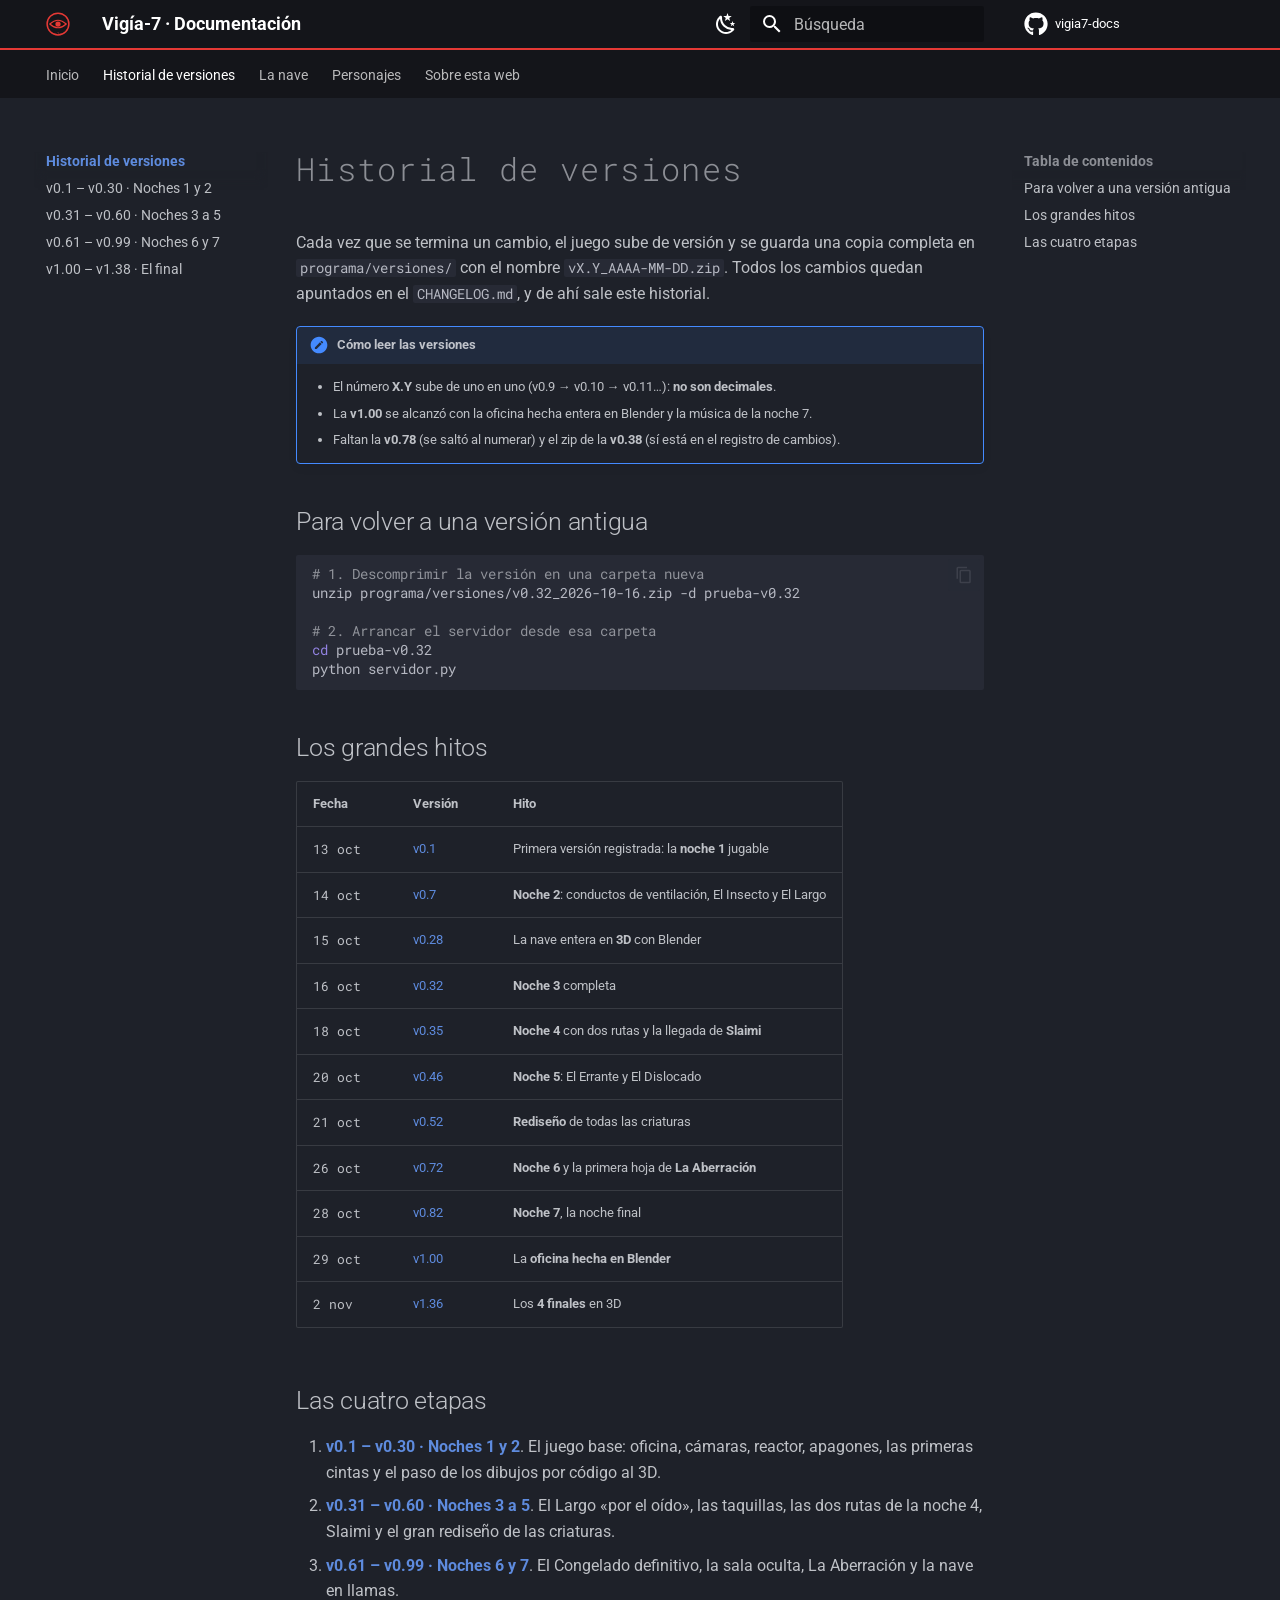
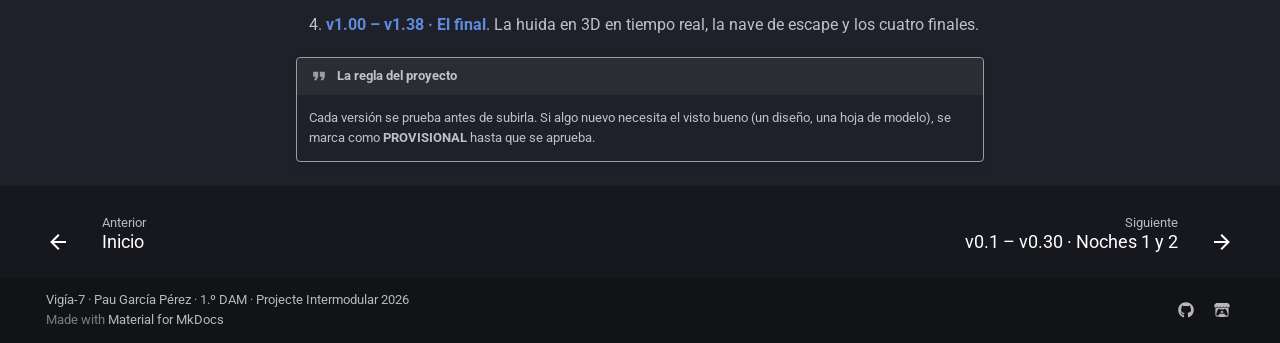
<file: historial/index.html>
<!doctype html>
<html lang="es" class="no-js">
  <head>
    
      <meta charset="utf-8">
      <meta name="viewport" content="width=device-width,initial-scale=1">
      
        <meta name="description" content="Documentación del fan game de terror Vigía-7 — historial de versiones, la oficina, las cámaras y los personajes.">
      
      
        <meta name="author" content="Pau García Pérez">
      
      
        <link rel="canonical" href="https://paugarciaperez071108-coder.github.io/vigia7-docs/historial/">
      
      
        <link rel="prev" href="..">
      
      
        <link rel="next" href="v0-1-a-v0-30/">
      
      
        
      
      
      <link rel="icon" href="../img/logo.svg">
      <meta name="generator" content="mkdocs-1.6.1, mkdocs-material-9.8.0">
    
    
      
        <title>Resumen - Vigía-7 · Documentación</title>
      
    
    
      <link rel="stylesheet" href="../assets/stylesheets/main.57a0d79d.min.css">
      
        
        <link rel="stylesheet" href="../assets/stylesheets/palette.fb2fffe2.min.css">
      
      


    
    
      
    
    
      
        
        
        <link rel="preconnect" href="https://fonts.gstatic.com" crossorigin>
        <link rel="stylesheet" href="https://fonts.googleapis.com/css?family=Roboto:300,300i,400,400i,700,700i%7CRoboto+Mono:400,400i,700,700i&display=fallback">
        <style>:root{--md-text-font:"Roboto";--md-code-font:"Roboto Mono"}</style>
      
    
    
      <link rel="stylesheet" href="../css/extra.css">
    
    <script>__md_scope=new URL("..",location),__md_hash=e=>[...e].reduce(((e,_)=>(e<<5)-e+_.charCodeAt(0)),0),__md_get=(e,_=localStorage,t=__md_scope)=>JSON.parse(_.getItem(t.pathname+"."+e)),__md_set=(e,_,t=localStorage,a=__md_scope)=>{try{t.setItem(a.pathname+"."+e,JSON.stringify(_))}catch(e){}}</script>
    
      

    
    
  </head>
  
  
    
    
      
    
    
    
    
    <body dir="ltr" data-md-color-scheme="slate" data-md-color-primary="black" data-md-color-accent="red">
  
    
    <input class="md-toggle" data-md-toggle="drawer" type="checkbox" id="__drawer" autocomplete="off">
    <input class="md-toggle" data-md-toggle="search" type="checkbox" id="__search" autocomplete="off">
    <label class="md-overlay" for="__drawer"></label>
    <div data-md-component="skip">
      
        
        <a href="#historial-de-versiones" class="md-skip">
          Saltar a contenido
        </a>
      
    </div>
    <div data-md-component="announce">
      
    </div>
    
    
      

<header class="md-header" data-md-component="header">
  <nav class="md-header__inner md-grid" aria-label="Cabecera">
    <a href=".." title="Vigía-7 · Documentación" class="md-header__button md-logo" aria-label="Vigía-7 · Documentación" data-md-component="logo">
      
  <img src="../img/logo.svg" alt="logo">

    </a>
    <label class="md-header__button md-icon" for="__drawer">
      
      <svg xmlns="http://www.w3.org/2000/svg" viewBox="0 0 24 24"><path d="M3 6h18v2H3zm0 5h18v2H3zm0 5h18v2H3z"/></svg>
    </label>
    <div class="md-header__title" data-md-component="header-title">
      <div class="md-header__ellipsis">
        <div class="md-header__topic">
          <span class="md-ellipsis">
            Vigía-7 · Documentación
          </span>
        </div>
        <div class="md-header__topic" data-md-component="header-topic">
          <span class="md-ellipsis">
            
              Resumen
            
          </span>
        </div>
      </div>
    </div>
    
      
        <form class="md-header__option" data-md-component="palette">
  
    
    
    
    <input class="md-option" data-md-color-media="" data-md-color-scheme="slate" data-md-color-primary="black" data-md-color-accent="red"  aria-label="Cambiar a modo claro"  type="radio" name="__palette" id="__palette_0">
    
      <label class="md-header__button md-icon" title="Cambiar a modo claro" for="__palette_1" hidden>
        <svg xmlns="http://www.w3.org/2000/svg" viewBox="0 0 24 24"><path d="m17.75 4.09-2.53 1.94.91 3.06-2.63-1.81-2.63 1.81.91-3.06-2.53-1.94L12.44 4l1.06-3 1.06 3zm3.5 6.91-1.64 1.25.59 1.98-1.7-1.17-1.7 1.17.59-1.98L15.75 11l2.06-.05L18.5 9l.69 1.95zm-2.28 4.95c.83-.08 1.72 1.1 1.19 1.85-.32.45-.66.87-1.08 1.27C15.17 23 8.84 23 4.94 19.07c-3.91-3.9-3.91-10.24 0-14.14.4-.4.82-.76 1.27-1.08.75-.53 1.93.36 1.85 1.19-.27 2.86.69 5.83 2.89 8.02a9.96 9.96 0 0 0 8.02 2.89m-1.64 2.02a12.08 12.08 0 0 1-7.8-3.47c-2.17-2.19-3.33-5-3.49-7.82-2.81 3.14-2.7 7.96.31 10.98 3.02 3.01 7.84 3.12 10.98.31"/></svg>
      </label>
    
  
    
    
    
    <input class="md-option" data-md-color-media="" data-md-color-scheme="default" data-md-color-primary="blue-grey" data-md-color-accent="red"  aria-label="Cambiar a modo oscuro"  type="radio" name="__palette" id="__palette_1">
    
      <label class="md-header__button md-icon" title="Cambiar a modo oscuro" for="__palette_0" hidden>
        <svg xmlns="http://www.w3.org/2000/svg" viewBox="0 0 24 24"><path d="M12 7a5 5 0 0 1 5 5 5 5 0 0 1-5 5 5 5 0 0 1-5-5 5 5 0 0 1 5-5m0 2a3 3 0 0 0-3 3 3 3 0 0 0 3 3 3 3 0 0 0 3-3 3 3 0 0 0-3-3m0-7 2.39 3.42C13.65 5.15 12.84 5 12 5s-1.65.15-2.39.42zM3.34 7l4.16-.35A7.2 7.2 0 0 0 5.94 8.5c-.44.74-.69 1.5-.83 2.29zm.02 10 1.76-3.77a7.131 7.131 0 0 0 2.38 4.14zM20.65 7l-1.77 3.79a7.02 7.02 0 0 0-2.38-4.15zm-.01 10-4.14.36c.59-.51 1.12-1.14 1.54-1.86.42-.73.69-1.5.83-2.29zM12 22l-2.41-3.44c.74.27 1.55.44 2.41.44.82 0 1.63-.17 2.37-.44z"/></svg>
      </label>
    
  
</form>
      
    
    
      <script>var palette=__md_get("__palette");if(palette&&palette.color){if("(prefers-color-scheme)"===palette.color.media){var media=matchMedia("(prefers-color-scheme: light)"),input=document.querySelector(media.matches?"[data-md-color-media='(prefers-color-scheme: light)']":"[data-md-color-media='(prefers-color-scheme: dark)']");palette.color.media=input.getAttribute("data-md-color-media"),palette.color.scheme=input.getAttribute("data-md-color-scheme"),palette.color.primary=input.getAttribute("data-md-color-primary"),palette.color.accent=input.getAttribute("data-md-color-accent")}for(var[key,value]of Object.entries(palette.color))document.body.setAttribute("data-md-color-"+key,value)}</script>
    
    
    
      
      
        <label class="md-header__button md-icon" for="__search">
          
          <svg xmlns="http://www.w3.org/2000/svg" viewBox="0 0 24 24"><path d="M9.5 3A6.5 6.5 0 0 1 16 9.5c0 1.61-.59 3.09-1.56 4.23l.27.27h.79l5 5-1.5 1.5-5-5v-.79l-.27-.27A6.52 6.52 0 0 1 9.5 16 6.5 6.5 0 0 1 3 9.5 6.5 6.5 0 0 1 9.5 3m0 2C7 5 5 7 5 9.5S7 14 9.5 14 14 12 14 9.5 12 5 9.5 5"/></svg>
        </label>
        <div class="md-search" data-md-component="search" role="dialog">
  <label class="md-search__overlay" for="__search"></label>
  <div class="md-search__inner" role="search">
    <form class="md-search__form" name="search">
      <input type="text" class="md-search__input" name="query" aria-label="Búsqueda" placeholder="Búsqueda" autocapitalize="off" autocorrect="off" autocomplete="off" spellcheck="false" data-md-component="search-query" required>
      <label class="md-search__icon md-icon" for="__search">
        
        <svg xmlns="http://www.w3.org/2000/svg" viewBox="0 0 24 24"><path d="M9.5 3A6.5 6.5 0 0 1 16 9.5c0 1.61-.59 3.09-1.56 4.23l.27.27h.79l5 5-1.5 1.5-5-5v-.79l-.27-.27A6.52 6.52 0 0 1 9.5 16 6.5 6.5 0 0 1 3 9.5 6.5 6.5 0 0 1 9.5 3m0 2C7 5 5 7 5 9.5S7 14 9.5 14 14 12 14 9.5 12 5 9.5 5"/></svg>
        
        <svg xmlns="http://www.w3.org/2000/svg" viewBox="0 0 24 24"><path d="M20 11v2H8l5.5 5.5-1.42 1.42L4.16 12l7.92-7.92L13.5 5.5 8 11z"/></svg>
      </label>
      <nav class="md-search__options" aria-label="Buscar">
        
        <button type="reset" class="md-search__icon md-icon" title="Limpiar" aria-label="Limpiar" tabindex="-1">
          
          <svg xmlns="http://www.w3.org/2000/svg" viewBox="0 0 24 24"><path d="M19 6.41 17.59 5 12 10.59 6.41 5 5 6.41 10.59 12 5 17.59 6.41 19 12 13.41 17.59 19 19 17.59 13.41 12z"/></svg>
        </button>
      </nav>
      
        <div class="md-search__suggest" data-md-component="search-suggest"></div>
      
    </form>
    <div class="md-search__output">
      <div class="md-search__scrollwrap" tabindex="0" data-md-scrollfix>
        <div class="md-search-result" data-md-component="search-result">
          <div class="md-search-result__meta">
            Inicializando búsqueda
          </div>
          <ol class="md-search-result__list" role="presentation"></ol>
        </div>
      </div>
    </div>
  </div>
</div>
      
    
    
      <div class="md-header__source">
        <a href="https://github.com/paugarciaperez071108-coder/vigia7-docs" title="Ir al repositorio" class="md-source" data-md-component="source">
  <div class="md-source__icon md-icon">
    
    <svg xmlns="http://www.w3.org/2000/svg" viewBox="0 0 512 512"><!--! Font Awesome Free 7.1.0 by @fontawesome - https://fontawesome.com License - https://fontawesome.com/license/free (Icons: CC BY 4.0, Fonts: SIL OFL 1.1, Code: MIT License) Copyright 2025 Fonticons, Inc.--><path d="M173.9 397.4c0 2-2.3 3.6-5.2 3.6-3.3.3-5.6-1.3-5.6-3.6 0-2 2.3-3.6 5.2-3.6 3-.3 5.6 1.3 5.6 3.6m-31.1-4.5c-.7 2 1.3 4.3 4.3 4.9 2.6 1 5.6 0 6.2-2s-1.3-4.3-4.3-5.2c-2.6-.7-5.5.3-6.2 2.3m44.2-1.7c-2.9.7-4.9 2.6-4.6 4.9.3 2 2.9 3.3 5.9 2.6 2.9-.7 4.9-2.6 4.6-4.6-.3-1.9-3-3.2-5.9-2.9M252.8 8C114.1 8 8 113.3 8 252c0 110.9 69.8 205.8 169.5 239.2 12.8 2.3 17.3-5.6 17.3-12.1 0-6.2-.3-40.4-.3-61.4 0 0-70 15-84.7-29.8 0 0-11.4-29.1-27.8-36.6 0 0-22.9-15.7 1.6-15.4 0 0 24.9 2 38.6 25.8 21.9 38.6 58.6 27.5 72.9 20.9 2.3-16 8.8-27.1 16-33.7-55.9-6.2-112.3-14.3-112.3-110.5 0-27.5 7.6-41.3 23.6-58.9-2.6-6.5-11.1-33.3 2.6-67.9 20.9-6.5 69 27 69 27 20-5.6 41.5-8.5 62.8-8.5s42.8 2.9 62.8 8.5c0 0 48.1-33.6 69-27 13.7 34.7 5.2 61.4 2.6 67.9 16 17.7 25.8 31.5 25.8 58.9 0 96.5-58.9 104.2-114.8 110.5 9.2 7.9 17 22.9 17 46.4 0 33.7-.3 75.4-.3 83.6 0 6.5 4.6 14.4 17.3 12.1C436.2 457.8 504 362.9 504 252 504 113.3 391.5 8 252.8 8M105.2 352.9c-1.3 1-1 3.3.7 5.2 1.6 1.6 3.9 2.3 5.2 1 1.3-1 1-3.3-.7-5.2-1.6-1.6-3.9-2.3-5.2-1m-10.8-8.1c-.7 1.3.3 2.9 2.3 3.9 1.6 1 3.6.7 4.3-.7.7-1.3-.3-2.9-2.3-3.9-2-.6-3.6-.3-4.3.7m32.4 35.6c-1.6 1.3-1 4.3 1.3 6.2 2.3 2.3 5.2 2.6 6.5 1 1.3-1.3.7-4.3-1.3-6.2-2.2-2.3-5.2-2.6-6.5-1m-11.4-14.7c-1.6 1-1.6 3.6 0 5.9s4.3 3.3 5.6 2.3c1.6-1.3 1.6-3.9 0-6.2-1.4-2.3-4-3.3-5.6-2"/></svg>
  </div>
  <div class="md-source__repository">
    vigia7-docs
  </div>
</a>
      </div>
    
  </nav>
  
</header>
    
    <div class="md-container" data-md-component="container">
      
      
        
          
            
<nav class="md-tabs" aria-label="Pestañas" data-md-component="tabs">
  <div class="md-grid">
    <ul class="md-tabs__list">
      
        
  
  
  
  
    <li class="md-tabs__item">
      <a href=".." class="md-tabs__link">
        
  
  
    
  
  Inicio

      </a>
    </li>
  

      
        
  
  
  
    
  
  
    
    
      <li class="md-tabs__item md-tabs__item--active">
        <a href="./" class="md-tabs__link">
          
  
  
    
  
  Historial de versiones

        </a>
      </li>
    
  

      
        
  
  
  
  
    
    
      <li class="md-tabs__item">
        <a href="../nave/oficina/" class="md-tabs__link">
          
  
  
    
  
  La nave

        </a>
      </li>
    
  

      
        
  
  
  
  
    
    
      <li class="md-tabs__item">
        <a href="../personajes/" class="md-tabs__link">
          
  
  
    
  
  Personajes

        </a>
      </li>
    
  

      
        
  
  
  
  
    <li class="md-tabs__item">
      <a href="../acerca/" class="md-tabs__link">
        
  
  
    
  
  Sobre esta web

      </a>
    </li>
  

      
    </ul>
  </div>
</nav>
          
        
      
      <main class="md-main" data-md-component="main">
        <div class="md-main__inner md-grid">
          
            
              
              <div class="md-sidebar md-sidebar--primary" data-md-component="sidebar" data-md-type="navigation" >
                <div class="md-sidebar__scrollwrap">
                  <div class="md-sidebar__inner">
                    


  


<nav class="md-nav md-nav--primary md-nav--lifted" aria-label="Navegación" data-md-level="0">
  <label class="md-nav__title" for="__drawer">
    <a href=".." title="Vigía-7 · Documentación" class="md-nav__button md-logo" aria-label="Vigía-7 · Documentación" data-md-component="logo">
      
  <img src="../img/logo.svg" alt="logo">

    </a>
    Vigía-7 · Documentación
  </label>
  
    <div class="md-nav__source">
      <a href="https://github.com/paugarciaperez071108-coder/vigia7-docs" title="Ir al repositorio" class="md-source" data-md-component="source">
  <div class="md-source__icon md-icon">
    
    <svg xmlns="http://www.w3.org/2000/svg" viewBox="0 0 512 512"><!--! Font Awesome Free 7.1.0 by @fontawesome - https://fontawesome.com License - https://fontawesome.com/license/free (Icons: CC BY 4.0, Fonts: SIL OFL 1.1, Code: MIT License) Copyright 2025 Fonticons, Inc.--><path d="M173.9 397.4c0 2-2.3 3.6-5.2 3.6-3.3.3-5.6-1.3-5.6-3.6 0-2 2.3-3.6 5.2-3.6 3-.3 5.6 1.3 5.6 3.6m-31.1-4.5c-.7 2 1.3 4.3 4.3 4.9 2.6 1 5.6 0 6.2-2s-1.3-4.3-4.3-5.2c-2.6-.7-5.5.3-6.2 2.3m44.2-1.7c-2.9.7-4.9 2.6-4.6 4.9.3 2 2.9 3.3 5.9 2.6 2.9-.7 4.9-2.6 4.6-4.6-.3-1.9-3-3.2-5.9-2.9M252.8 8C114.1 8 8 113.3 8 252c0 110.9 69.8 205.8 169.5 239.2 12.8 2.3 17.3-5.6 17.3-12.1 0-6.2-.3-40.4-.3-61.4 0 0-70 15-84.7-29.8 0 0-11.4-29.1-27.8-36.6 0 0-22.9-15.7 1.6-15.4 0 0 24.9 2 38.6 25.8 21.9 38.6 58.6 27.5 72.9 20.9 2.3-16 8.8-27.1 16-33.7-55.9-6.2-112.3-14.3-112.3-110.5 0-27.5 7.6-41.3 23.6-58.9-2.6-6.5-11.1-33.3 2.6-67.9 20.9-6.5 69 27 69 27 20-5.6 41.5-8.5 62.8-8.5s42.8 2.9 62.8 8.5c0 0 48.1-33.6 69-27 13.7 34.7 5.2 61.4 2.6 67.9 16 17.7 25.8 31.5 25.8 58.9 0 96.5-58.9 104.2-114.8 110.5 9.2 7.9 17 22.9 17 46.4 0 33.7-.3 75.4-.3 83.6 0 6.5 4.6 14.4 17.3 12.1C436.2 457.8 504 362.9 504 252 504 113.3 391.5 8 252.8 8M105.2 352.9c-1.3 1-1 3.3.7 5.2 1.6 1.6 3.9 2.3 5.2 1 1.3-1 1-3.3-.7-5.2-1.6-1.6-3.9-2.3-5.2-1m-10.8-8.1c-.7 1.3.3 2.9 2.3 3.9 1.6 1 3.6.7 4.3-.7.7-1.3-.3-2.9-2.3-3.9-2-.6-3.6-.3-4.3.7m32.4 35.6c-1.6 1.3-1 4.3 1.3 6.2 2.3 2.3 5.2 2.6 6.5 1 1.3-1.3.7-4.3-1.3-6.2-2.2-2.3-5.2-2.6-6.5-1m-11.4-14.7c-1.6 1-1.6 3.6 0 5.9s4.3 3.3 5.6 2.3c1.6-1.3 1.6-3.9 0-6.2-1.4-2.3-4-3.3-5.6-2"/></svg>
  </div>
  <div class="md-source__repository">
    vigia7-docs
  </div>
</a>
    </div>
  
  <ul class="md-nav__list" data-md-scrollfix>
    
      
      
  
  
  
  
    <li class="md-nav__item">
      <a href=".." class="md-nav__link">
        
  
  
  <span class="md-ellipsis">
    
  
    Inicio
  

    
  </span>
  
  

      </a>
    </li>
  

    
      
      
  
  
    
  
  
  
    
    
      
        
          
        
      
        
      
        
      
        
      
        
      
    
    
    
      
        
        
      
      
        
      
    
    
    <li class="md-nav__item md-nav__item--active md-nav__item--section md-nav__item--nested">
      
        
        
        <input class="md-nav__toggle md-toggle " type="checkbox" id="__nav_2" checked>
        
          
          <div class="md-nav__link md-nav__container">
            <a href="./" class="md-nav__link md-nav__link--active">
              
  
  
  <span class="md-ellipsis">
    
  
    Historial de versiones
  

    
  </span>
  
  

            </a>
            
              
              <label class="md-nav__link md-nav__link--active" for="__nav_2" id="__nav_2_label" tabindex="">
                <span class="md-nav__icon md-icon"></span>
              </label>
            
          </div>
        
        <nav class="md-nav" data-md-level="1" aria-labelledby="__nav_2_label" aria-expanded="true">
          <label class="md-nav__title" for="__nav_2">
            <span class="md-nav__icon md-icon"></span>
            
  
    Historial de versiones
  

          </label>
          <ul class="md-nav__list" data-md-scrollfix>
            
              
            
              
                
  
  
  
  
    <li class="md-nav__item">
      <a href="v0-1-a-v0-30/" class="md-nav__link">
        
  
  
  <span class="md-ellipsis">
    
  
    v0.1 – v0.30 · Noches 1 y 2
  

    
  </span>
  
  

      </a>
    </li>
  

              
            
              
                
  
  
  
  
    <li class="md-nav__item">
      <a href="v0-31-a-v0-60/" class="md-nav__link">
        
  
  
  <span class="md-ellipsis">
    
  
    v0.31 – v0.60 · Noches 3 a 5
  

    
  </span>
  
  

      </a>
    </li>
  

              
            
              
                
  
  
  
  
    <li class="md-nav__item">
      <a href="v0-61-a-v0-99/" class="md-nav__link">
        
  
  
  <span class="md-ellipsis">
    
  
    v0.61 – v0.99 · Noches 6 y 7
  

    
  </span>
  
  

      </a>
    </li>
  

              
            
              
                
  
  
  
  
    <li class="md-nav__item">
      <a href="v1-00-a-v1-38/" class="md-nav__link">
        
  
  
  <span class="md-ellipsis">
    
  
    v1.00 – v1.38 · El final
  

    
  </span>
  
  

      </a>
    </li>
  

              
            
          </ul>
        </nav>
      
    </li>
  

    
      
      
  
  
  
  
    
    
      
        
      
        
      
        
      
    
    
    
      
      
        
      
    
    
    <li class="md-nav__item md-nav__item--nested">
      
        
        
        <input class="md-nav__toggle md-toggle " type="checkbox" id="__nav_3" >
        
          
          <label class="md-nav__link" for="__nav_3" id="__nav_3_label" tabindex="0">
            
  
  
  <span class="md-ellipsis">
    
  
    La nave
  

    
  </span>
  
  

            <span class="md-nav__icon md-icon"></span>
          </label>
        
        <nav class="md-nav" data-md-level="1" aria-labelledby="__nav_3_label" aria-expanded="false">
          <label class="md-nav__title" for="__nav_3">
            <span class="md-nav__icon md-icon"></span>
            
  
    La nave
  

          </label>
          <ul class="md-nav__list" data-md-scrollfix>
            
              
                
  
  
  
  
    <li class="md-nav__item">
      <a href="../nave/oficina/" class="md-nav__link">
        
  
  
  <span class="md-ellipsis">
    
  
    La oficina
  

    
  </span>
  
  

      </a>
    </li>
  

              
            
              
                
  
  
  
  
    <li class="md-nav__item">
      <a href="../nave/camaras/" class="md-nav__link">
        
  
  
  <span class="md-ellipsis">
    
  
    Las cámaras
  

    
  </span>
  
  

      </a>
    </li>
  

              
            
              
                
  
  
  
  
    <li class="md-nav__item">
      <a href="../nave/final/" class="md-nav__link">
        
  
  
  <span class="md-ellipsis">
    
  
    El final
  

    
  </span>
  
  

      </a>
    </li>
  

              
            
          </ul>
        </nav>
      
    </li>
  

    
      
      
  
  
  
  
    
    
      
        
          
        
      
        
      
        
      
        
      
    
    
    
      
      
        
      
    
    
    <li class="md-nav__item md-nav__item--nested">
      
        
        
        <input class="md-nav__toggle md-toggle " type="checkbox" id="__nav_4" >
        
          
          <div class="md-nav__link md-nav__container">
            <a href="../personajes/" class="md-nav__link ">
              
  
  
  <span class="md-ellipsis">
    
  
    Personajes
  

    
  </span>
  
  

            </a>
            
              
              <label class="md-nav__link " for="__nav_4" id="__nav_4_label" tabindex="0">
                <span class="md-nav__icon md-icon"></span>
              </label>
            
          </div>
        
        <nav class="md-nav" data-md-level="1" aria-labelledby="__nav_4_label" aria-expanded="false">
          <label class="md-nav__title" for="__nav_4">
            <span class="md-nav__icon md-icon"></span>
            
  
    Personajes
  

          </label>
          <ul class="md-nav__list" data-md-scrollfix>
            
              
            
              
                
  
  
  
  
    <li class="md-nav__item">
      <a href="../personajes/enemigos/" class="md-nav__link">
        
  
  
  <span class="md-ellipsis">
    
  
    Los enemigos
  

    
  </span>
  
  

      </a>
    </li>
  

              
            
              
                
  
  
  
  
    <li class="md-nav__item">
      <a href="../personajes/aberracion/" class="md-nav__link">
        
  
  
  <span class="md-ellipsis">
    
  
    La Aberración
  

    
  </span>
  
  

      </a>
    </li>
  

              
            
              
                
  
  
  
  
    <li class="md-nav__item">
      <a href="../personajes/slaimi-y-humanos/" class="md-nav__link">
        
  
  
  <span class="md-ellipsis">
    
  
    Slaimi y los humanos
  

    
  </span>
  
  

      </a>
    </li>
  

              
            
          </ul>
        </nav>
      
    </li>
  

    
      
      
  
  
  
  
    <li class="md-nav__item">
      <a href="../acerca/" class="md-nav__link">
        
  
  
  <span class="md-ellipsis">
    
  
    Sobre esta web
  

    
  </span>
  
  

      </a>
    </li>
  

    
  </ul>
</nav>
                  </div>
                </div>
              </div>
            
            
              
              <div class="md-sidebar md-sidebar--secondary" data-md-component="sidebar" data-md-type="toc" >
                <div class="md-sidebar__scrollwrap">
                  <div class="md-sidebar__inner">
                    

<nav class="md-nav md-nav--secondary" aria-label="Tabla de contenidos">
  
  
  
    
  
  
    <label class="md-nav__title" for="__toc">
      <span class="md-nav__icon md-icon"></span>
      Tabla de contenidos
    </label>
    <ul class="md-nav__list" data-md-component="toc" data-md-scrollfix>
      
        <li class="md-nav__item">
  <a href="#para-volver-a-una-version-antigua" class="md-nav__link">
    <span class="md-ellipsis">
      
        Para volver a una versión antigua
      
    </span>
  </a>
  
</li>
      
        <li class="md-nav__item">
  <a href="#los-grandes-hitos" class="md-nav__link">
    <span class="md-ellipsis">
      
        Los grandes hitos
      
    </span>
  </a>
  
</li>
      
        <li class="md-nav__item">
  <a href="#las-cuatro-etapas" class="md-nav__link">
    <span class="md-ellipsis">
      
        Las cuatro etapas
      
    </span>
  </a>
  
</li>
      
    </ul>
  
</nav>
                  </div>
                </div>
              </div>
            
          
          
            <div class="md-content" data-md-component="content">
              
              <article class="md-content__inner md-typeset">
                
                  


  
  


<h1 id="historial-de-versiones">Historial de versiones<a class="headerlink" href="#historial-de-versiones" title="Permanent link">&para;</a></h1>
<p>Cada vez que se termina un cambio, el juego sube de versión y se guarda una copia completa en <code>programa/versiones/</code> con el nombre <code>vX.Y_AAAA-MM-DD.zip</code>. Todos los cambios quedan apuntados en el <code>CHANGELOG.md</code>, y de ahí sale este historial.</p>
<div class="admonition note">
<p class="admonition-title">Cómo leer las versiones</p>
<ul>
<li>El número <strong>X.Y</strong> sube de uno en uno (v0.9 → v0.10 → v0.11…): <strong>no son decimales</strong>.</li>
<li>La <strong>v1.00</strong> se alcanzó con la oficina hecha entera en Blender y la música de la noche 7.</li>
<li>Faltan la <strong>v0.78</strong> (se saltó al numerar) y el zip de la <strong>v0.38</strong> (sí está en el registro de cambios).</li>
</ul>
</div>
<h2 id="para-volver-a-una-version-antigua">Para volver a una versión antigua<a class="headerlink" href="#para-volver-a-una-version-antigua" title="Permanent link">&para;</a></h2>
<div class="highlight"><pre><span></span><code><a id="__codelineno-0-1" name="__codelineno-0-1" href="#__codelineno-0-1"></a><span class="c1"># 1. Descomprimir la versión en una carpeta nueva</span>
<a id="__codelineno-0-2" name="__codelineno-0-2" href="#__codelineno-0-2"></a>unzip<span class="w"> </span>programa/versiones/v0.32_2026-10-16.zip<span class="w"> </span>-d<span class="w"> </span>prueba-v0.32
<a id="__codelineno-0-3" name="__codelineno-0-3" href="#__codelineno-0-3"></a>
<a id="__codelineno-0-4" name="__codelineno-0-4" href="#__codelineno-0-4"></a><span class="c1"># 2. Arrancar el servidor desde esa carpeta</span>
<a id="__codelineno-0-5" name="__codelineno-0-5" href="#__codelineno-0-5"></a><span class="nb">cd</span><span class="w"> </span>prueba-v0.32
<a id="__codelineno-0-6" name="__codelineno-0-6" href="#__codelineno-0-6"></a>python<span class="w"> </span>servidor.py
</code></pre></div>
<h2 id="los-grandes-hitos">Los grandes hitos<a class="headerlink" href="#los-grandes-hitos" title="Permanent link">&para;</a></h2>
<table>
<thead>
<tr>
<th>Fecha</th>
<th>Versión</th>
<th>Hito</th>
</tr>
</thead>
<tbody>
<tr>
<td>13 oct</td>
<td><a href="v0-1-a-v0-30/#v01-a-v05-13-de-octubre">v0.1</a></td>
<td>Primera versión registrada: la <strong>noche 1</strong> jugable</td>
</tr>
<tr>
<td>14 oct</td>
<td><a href="v0-1-a-v0-30/#v06-a-v017-14-de-octubre">v0.7</a></td>
<td><strong>Noche 2</strong>: conductos de ventilación, El Insecto y El Largo</td>
</tr>
<tr>
<td>15 oct</td>
<td><a href="v0-1-a-v0-30/#v018-a-v030-15-de-octubre">v0.28</a></td>
<td>La nave entera en <strong>3D</strong> con Blender</td>
</tr>
<tr>
<td>16 oct</td>
<td><a href="v0-31-a-v0-60/#v031-a-v034-16-de-octubre">v0.32</a></td>
<td><strong>Noche 3</strong> completa</td>
</tr>
<tr>
<td>18 oct</td>
<td><a href="v0-31-a-v0-60/#v035-a-v045-18-y-19-de-octubre">v0.35</a></td>
<td><strong>Noche 4</strong> con dos rutas y la llegada de <strong>Slaimi</strong></td>
</tr>
<tr>
<td>20 oct</td>
<td><a href="v0-31-a-v0-60/#v046-a-v053-20-a-22-de-octubre">v0.46</a></td>
<td><strong>Noche 5</strong>: El Errante y El Dislocado</td>
</tr>
<tr>
<td>21 oct</td>
<td><a href="v0-31-a-v0-60/#v046-a-v053-20-a-22-de-octubre">v0.52</a></td>
<td><strong>Rediseño</strong> de todas las criaturas</td>
</tr>
<tr>
<td>26 oct</td>
<td><a href="v0-61-a-v0-99/#v067-a-v077-26-y-27-de-octubre">v0.72</a></td>
<td><strong>Noche 6</strong> y la primera hoja de <strong>La Aberración</strong></td>
</tr>
<tr>
<td>28 oct</td>
<td><a href="v0-61-a-v0-99/#v079-a-v099-27-a-29-de-octubre">v0.82</a></td>
<td><strong>Noche 7</strong>, la noche final</td>
</tr>
<tr>
<td>29 oct</td>
<td><a href="v1-00-a-v1-38/#v100-a-v111-29-de-octubre">v1.00</a></td>
<td>La <strong>oficina hecha en Blender</strong></td>
</tr>
<tr>
<td>2 nov</td>
<td><a href="v1-00-a-v1-38/#v128-a-v138-1-y-2-de-noviembre">v1.36</a></td>
<td>Los <strong>4 finales</strong> en 3D</td>
</tr>
</tbody>
</table>
<h2 id="las-cuatro-etapas">Las cuatro etapas<a class="headerlink" href="#las-cuatro-etapas" title="Permanent link">&para;</a></h2>
<ol>
<li><strong><a href="v0-1-a-v0-30/">v0.1 – v0.30 · Noches 1 y 2</a></strong>. El juego base: oficina, cámaras, reactor, apagones, las primeras cintas y el paso de los dibujos por código al 3D.</li>
<li><strong><a href="v0-31-a-v0-60/">v0.31 – v0.60 · Noches 3 a 5</a></strong>. El Largo «por el oído», las taquillas, las dos rutas de la noche 4, Slaimi y el gran rediseño de las criaturas.</li>
<li><strong><a href="v0-61-a-v0-99/">v0.61 – v0.99 · Noches 6 y 7</a></strong>. El Congelado definitivo, la sala oculta, La Aberración y la nave en llamas.</li>
<li><strong><a href="v1-00-a-v1-38/">v1.00 – v1.38 · El final</a></strong>. La huida en 3D en tiempo real, la nave de escape y los cuatro finales.</li>
</ol>
<div class="admonition quote">
<p class="admonition-title">La regla del proyecto</p>
<p>Cada versión se prueba antes de subirla. Si algo nuevo necesita el visto bueno (un diseño, una hoja de modelo), se marca como <strong>PROVISIONAL</strong> hasta que se aprueba.</p>
</div>












                
              </article>
            </div>
          
          
  <script>var tabs=__md_get("__tabs");if(Array.isArray(tabs))e:for(var set of document.querySelectorAll(".tabbed-set")){var labels=set.querySelector(".tabbed-labels");for(var tab of tabs)for(var label of labels.getElementsByTagName("label"))if(label.innerText.trim()===tab){var input=document.getElementById(label.htmlFor);input.checked=!0;continue e}}</script>

<script>var target=document.getElementById(location.hash.slice(1));target&&target.name&&(target.checked=target.name.startsWith("__tabbed_"))</script>
        </div>
        
          <button type="button" class="md-top md-icon" data-md-component="top" hidden>
  
  <svg xmlns="http://www.w3.org/2000/svg" viewBox="0 0 24 24"><path d="M13 20h-2V8l-5.5 5.5-1.42-1.42L12 4.16l7.92 7.92-1.42 1.42L13 8z"/></svg>
  Volver al principio
</button>
        
      </main>
      
        <footer class="md-footer">
  
    
      
      <nav class="md-footer__inner md-grid" aria-label="Pie" >
        
          
          <a href=".." class="md-footer__link md-footer__link--prev" aria-label="Anterior: Inicio">
            <div class="md-footer__button md-icon">
              
              <svg xmlns="http://www.w3.org/2000/svg" viewBox="0 0 24 24"><path d="M20 11v2H8l5.5 5.5-1.42 1.42L4.16 12l7.92-7.92L13.5 5.5 8 11z"/></svg>
            </div>
            <div class="md-footer__title">
              <span class="md-footer__direction">
                Anterior
              </span>
              <div class="md-ellipsis">
                Inicio
              </div>
            </div>
          </a>
        
        
          
          <a href="v0-1-a-v0-30/" class="md-footer__link md-footer__link--next" aria-label="Siguiente: v0.1 – v0.30 · Noches 1 y 2">
            <div class="md-footer__title">
              <span class="md-footer__direction">
                Siguiente
              </span>
              <div class="md-ellipsis">
                v0.1 – v0.30 · Noches 1 y 2
              </div>
            </div>
            <div class="md-footer__button md-icon">
              
              <svg xmlns="http://www.w3.org/2000/svg" viewBox="0 0 24 24"><path d="M4 11v2h12l-5.5 5.5 1.42 1.42L19.84 12l-7.92-7.92L10.5 5.5 16 11z"/></svg>
            </div>
          </a>
        
      </nav>
    
  
  <div class="md-footer-meta md-typeset">
    <div class="md-footer-meta__inner md-grid">
      <div class="md-copyright">
  
    <div class="md-copyright__highlight">
      Vigía-7 · Pau García Pérez · 1.º DAM · Projecte Intermodular 2026
    </div>
  
  
    Made with
    <a href="https://squidfunk.github.io/mkdocs-material/" target="_blank" rel="noopener">
      Material for MkDocs
    </a>
  
</div>
      
        
<div class="md-social">
  
    
    
    
    
    <a href="https://github.com/paugarciaperez071108-coder" target="_blank" rel="noopener" title="GitHub" class="md-social__link">
      <svg xmlns="http://www.w3.org/2000/svg" viewBox="0 0 512 512"><!--! Font Awesome Free 7.1.0 by @fontawesome - https://fontawesome.com License - https://fontawesome.com/license/free (Icons: CC BY 4.0, Fonts: SIL OFL 1.1, Code: MIT License) Copyright 2025 Fonticons, Inc.--><path d="M173.9 397.4c0 2-2.3 3.6-5.2 3.6-3.3.3-5.6-1.3-5.6-3.6 0-2 2.3-3.6 5.2-3.6 3-.3 5.6 1.3 5.6 3.6m-31.1-4.5c-.7 2 1.3 4.3 4.3 4.9 2.6 1 5.6 0 6.2-2s-1.3-4.3-4.3-5.2c-2.6-.7-5.5.3-6.2 2.3m44.2-1.7c-2.9.7-4.9 2.6-4.6 4.9.3 2 2.9 3.3 5.9 2.6 2.9-.7 4.9-2.6 4.6-4.6-.3-1.9-3-3.2-5.9-2.9M252.8 8C114.1 8 8 113.3 8 252c0 110.9 69.8 205.8 169.5 239.2 12.8 2.3 17.3-5.6 17.3-12.1 0-6.2-.3-40.4-.3-61.4 0 0-70 15-84.7-29.8 0 0-11.4-29.1-27.8-36.6 0 0-22.9-15.7 1.6-15.4 0 0 24.9 2 38.6 25.8 21.9 38.6 58.6 27.5 72.9 20.9 2.3-16 8.8-27.1 16-33.7-55.9-6.2-112.3-14.3-112.3-110.5 0-27.5 7.6-41.3 23.6-58.9-2.6-6.5-11.1-33.3 2.6-67.9 20.9-6.5 69 27 69 27 20-5.6 41.5-8.5 62.8-8.5s42.8 2.9 62.8 8.5c0 0 48.1-33.6 69-27 13.7 34.7 5.2 61.4 2.6 67.9 16 17.7 25.8 31.5 25.8 58.9 0 96.5-58.9 104.2-114.8 110.5 9.2 7.9 17 22.9 17 46.4 0 33.7-.3 75.4-.3 83.6 0 6.5 4.6 14.4 17.3 12.1C436.2 457.8 504 362.9 504 252 504 113.3 391.5 8 252.8 8M105.2 352.9c-1.3 1-1 3.3.7 5.2 1.6 1.6 3.9 2.3 5.2 1 1.3-1 1-3.3-.7-5.2-1.6-1.6-3.9-2.3-5.2-1m-10.8-8.1c-.7 1.3.3 2.9 2.3 3.9 1.6 1 3.6.7 4.3-.7.7-1.3-.3-2.9-2.3-3.9-2-.6-3.6-.3-4.3.7m32.4 35.6c-1.6 1.3-1 4.3 1.3 6.2 2.3 2.3 5.2 2.6 6.5 1 1.3-1.3.7-4.3-1.3-6.2-2.2-2.3-5.2-2.6-6.5-1m-11.4-14.7c-1.6 1-1.6 3.6 0 5.9s4.3 3.3 5.6 2.3c1.6-1.3 1.6-3.9 0-6.2-1.4-2.3-4-3.3-5.6-2"/></svg>
    </a>
  
    
    
    
    
    <a href="https://pawerestudios-coder.itch.io/vigia-7" target="_blank" rel="noopener" title="Vigía-7 en itch.io" class="md-social__link">
      <svg xmlns="http://www.w3.org/2000/svg" viewBox="0 0 512 512"><!--! Font Awesome Free 7.1.0 by @fontawesome - https://fontawesome.com License - https://fontawesome.com/license/free (Icons: CC BY 4.0, Fonts: SIL OFL 1.1, Code: MIT License) Copyright 2025 Fonticons, Inc.--><path d="M71.9 34.8C50.2 47.7 7.4 96.8 7 109.7V131c0 27.1 25.3 50.8 48.2 50.8 27.6 0 50.5-22.8 50.5-50 0 27.1 22.2 50 49.8 50s49-22.8 49-50c0 27.1 23.6 50 51.2 50h.5c27.6 0 51.2-22.8 51.2-50 0 27.1 21.5 50 49 50s49.8-22.8 49.8-50c0 27.1 23 50 50.5 50 23 0 48.3-23.8 48.3-50.8v-21.3c-.4-12.9-43.2-62.1-64.9-75-67.4-2.3-114.2-2.7-184-2.7s-165 1.1-184.2 2.8m132.3 134.4c-22 38.4-77.9 38.7-99.8.2-13.2 23.1-43.2 32.1-56 27.7-3.9 40.2-13.7 237.1 17.7 269.2 80 18.7 302.1 18.1 379.8 0 31.6-32.3 21.3-232 17.7-269.2-12.9 4.4-42.9-4.6-56-27.7-22 38.5-77.8 38.1-99.8-.2-7.1 12.5-23 28.9-51.8 28.9-10.4.3-20.8-2.2-29.9-7.3s-16.7-12.6-21.9-21.6M162.6 223c16.5 0 31.1 0 49.2 19.8 29.3-3 58.9-3 88.2 0 18.2-19.7 32.8-19.7 49.2-19.7 52.3 0 65.2 77.5 83.9 144.4 17.3 62.2-5.5 63.7-34 63.7-42.1-1.6-65.5-32.2-65.5-62.8-39.3 6.4-101.9 8.8-155.6 0 0 30.6-23.3 61.2-65.5 62.8-28.4-.1-51.2-1.6-33.9-63.7 18.7-67 31.6-144.4 83.9-144.4v-.1zm93.4 47.8s-44.4 40.8-52.4 55.2l29-1.2v25.3c0 1.5 21.3.2 23.3.2 11.6.5 23.3 1 23.3-.2v-25.3l29 1.2c-8-14.5-52.4-55.2-52.4-55.2h.1z"/></svg>
    </a>
  
</div>
      
    </div>
  </div>
</footer>
      
    </div>
    <div class="md-dialog" data-md-component="dialog">
      <div class="md-dialog__inner md-typeset"></div>
    </div>
    
    
    
      
      
      <script id="__config" type="application/json">{"annotate": null, "base": "..", "features": ["navigation.tabs", "navigation.sections", "navigation.top", "navigation.footer", "navigation.indexes", "toc.follow", "search.highlight", "search.suggest", "content.code.copy", "content.tabs.link"], "search": "../assets/javascripts/workers/search.a7633da7.min.js", "tags": null, "translations": {"clipboard.copied": "Copiado al portapapeles", "clipboard.copy": "Copiar al portapapeles", "search.result.more.one": "1 m\u00e1s en esta p\u00e1gina", "search.result.more.other": "# m\u00e1s en esta p\u00e1gina", "search.result.none": "No se encontraron documentos", "search.result.one": "1 documento encontrado", "search.result.other": "# documentos encontrados", "search.result.placeholder": "Teclee para comenzar b\u00fasqueda", "search.result.term.missing": "Falta", "select.version": "Seleccionar versi\u00f3n"}, "version": null}</script>
    
    
      <script src="../assets/javascripts/bundle.c21346df.min.js"></script>
      
    
  </body>
</html>
</file>
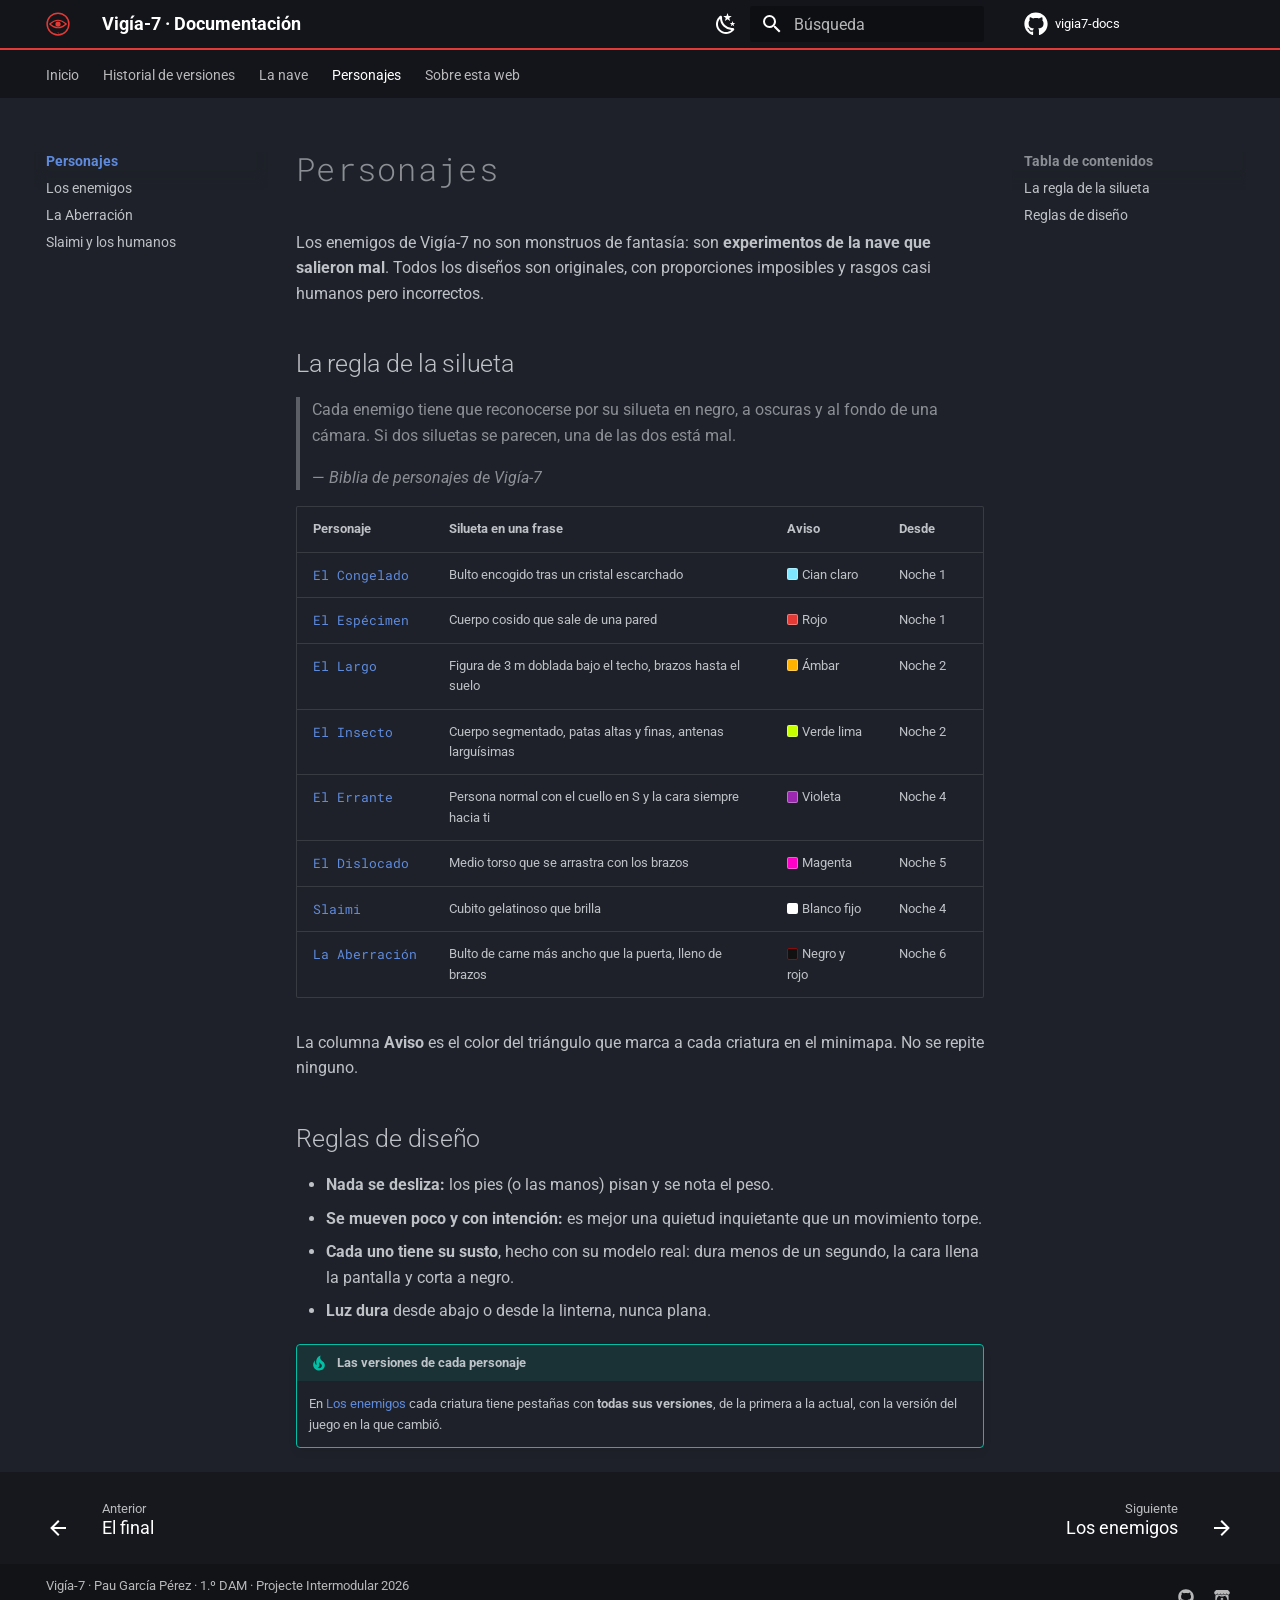
<file: personajes/index.html>
<!doctype html>
<html lang="es" class="no-js">
  <head>
    
      <meta charset="utf-8">
      <meta name="viewport" content="width=device-width,initial-scale=1">
      
        <meta name="description" content="Documentación del fan game de terror Vigía-7 — historial de versiones, la oficina, las cámaras y los personajes.">
      
      
        <meta name="author" content="Pau García Pérez">
      
      
        <link rel="canonical" href="https://paugarciaperez071108-coder.github.io/vigia7-docs/personajes/">
      
      
        <link rel="prev" href="../nave/final/">
      
      
        <link rel="next" href="enemigos/">
      
      
        
      
      
      <link rel="icon" href="../img/logo.svg">
      <meta name="generator" content="mkdocs-1.6.1, mkdocs-material-9.8.0">
    
    
      
        <title>Resumen - Vigía-7 · Documentación</title>
      
    
    
      <link rel="stylesheet" href="../assets/stylesheets/main.57a0d79d.min.css">
      
        
        <link rel="stylesheet" href="../assets/stylesheets/palette.fb2fffe2.min.css">
      
      


    
    
      
    
    
      
        
        
        <link rel="preconnect" href="https://fonts.gstatic.com" crossorigin>
        <link rel="stylesheet" href="https://fonts.googleapis.com/css?family=Roboto:300,300i,400,400i,700,700i%7CRoboto+Mono:400,400i,700,700i&display=fallback">
        <style>:root{--md-text-font:"Roboto";--md-code-font:"Roboto Mono"}</style>
      
    
    
      <link rel="stylesheet" href="../css/extra.css">
    
    <script>__md_scope=new URL("..",location),__md_hash=e=>[...e].reduce(((e,_)=>(e<<5)-e+_.charCodeAt(0)),0),__md_get=(e,_=localStorage,t=__md_scope)=>JSON.parse(_.getItem(t.pathname+"."+e)),__md_set=(e,_,t=localStorage,a=__md_scope)=>{try{t.setItem(a.pathname+"."+e,JSON.stringify(_))}catch(e){}}</script>
    
      

    
    
  </head>
  
  
    
    
      
    
    
    
    
    <body dir="ltr" data-md-color-scheme="slate" data-md-color-primary="black" data-md-color-accent="red">
  
    
    <input class="md-toggle" data-md-toggle="drawer" type="checkbox" id="__drawer" autocomplete="off">
    <input class="md-toggle" data-md-toggle="search" type="checkbox" id="__search" autocomplete="off">
    <label class="md-overlay" for="__drawer"></label>
    <div data-md-component="skip">
      
        
        <a href="#personajes" class="md-skip">
          Saltar a contenido
        </a>
      
    </div>
    <div data-md-component="announce">
      
    </div>
    
    
      

<header class="md-header" data-md-component="header">
  <nav class="md-header__inner md-grid" aria-label="Cabecera">
    <a href=".." title="Vigía-7 · Documentación" class="md-header__button md-logo" aria-label="Vigía-7 · Documentación" data-md-component="logo">
      
  <img src="../img/logo.svg" alt="logo">

    </a>
    <label class="md-header__button md-icon" for="__drawer">
      
      <svg xmlns="http://www.w3.org/2000/svg" viewBox="0 0 24 24"><path d="M3 6h18v2H3zm0 5h18v2H3zm0 5h18v2H3z"/></svg>
    </label>
    <div class="md-header__title" data-md-component="header-title">
      <div class="md-header__ellipsis">
        <div class="md-header__topic">
          <span class="md-ellipsis">
            Vigía-7 · Documentación
          </span>
        </div>
        <div class="md-header__topic" data-md-component="header-topic">
          <span class="md-ellipsis">
            
              Resumen
            
          </span>
        </div>
      </div>
    </div>
    
      
        <form class="md-header__option" data-md-component="palette">
  
    
    
    
    <input class="md-option" data-md-color-media="" data-md-color-scheme="slate" data-md-color-primary="black" data-md-color-accent="red"  aria-label="Cambiar a modo claro"  type="radio" name="__palette" id="__palette_0">
    
      <label class="md-header__button md-icon" title="Cambiar a modo claro" for="__palette_1" hidden>
        <svg xmlns="http://www.w3.org/2000/svg" viewBox="0 0 24 24"><path d="m17.75 4.09-2.53 1.94.91 3.06-2.63-1.81-2.63 1.81.91-3.06-2.53-1.94L12.44 4l1.06-3 1.06 3zm3.5 6.91-1.64 1.25.59 1.98-1.7-1.17-1.7 1.17.59-1.98L15.75 11l2.06-.05L18.5 9l.69 1.95zm-2.28 4.95c.83-.08 1.72 1.1 1.19 1.85-.32.45-.66.87-1.08 1.27C15.17 23 8.84 23 4.94 19.07c-3.91-3.9-3.91-10.24 0-14.14.4-.4.82-.76 1.27-1.08.75-.53 1.93.36 1.85 1.19-.27 2.86.69 5.83 2.89 8.02a9.96 9.96 0 0 0 8.02 2.89m-1.64 2.02a12.08 12.08 0 0 1-7.8-3.47c-2.17-2.19-3.33-5-3.49-7.82-2.81 3.14-2.7 7.96.31 10.98 3.02 3.01 7.84 3.12 10.98.31"/></svg>
      </label>
    
  
    
    
    
    <input class="md-option" data-md-color-media="" data-md-color-scheme="default" data-md-color-primary="blue-grey" data-md-color-accent="red"  aria-label="Cambiar a modo oscuro"  type="radio" name="__palette" id="__palette_1">
    
      <label class="md-header__button md-icon" title="Cambiar a modo oscuro" for="__palette_0" hidden>
        <svg xmlns="http://www.w3.org/2000/svg" viewBox="0 0 24 24"><path d="M12 7a5 5 0 0 1 5 5 5 5 0 0 1-5 5 5 5 0 0 1-5-5 5 5 0 0 1 5-5m0 2a3 3 0 0 0-3 3 3 3 0 0 0 3 3 3 3 0 0 0 3-3 3 3 0 0 0-3-3m0-7 2.39 3.42C13.65 5.15 12.84 5 12 5s-1.65.15-2.39.42zM3.34 7l4.16-.35A7.2 7.2 0 0 0 5.94 8.5c-.44.74-.69 1.5-.83 2.29zm.02 10 1.76-3.77a7.131 7.131 0 0 0 2.38 4.14zM20.65 7l-1.77 3.79a7.02 7.02 0 0 0-2.38-4.15zm-.01 10-4.14.36c.59-.51 1.12-1.14 1.54-1.86.42-.73.69-1.5.83-2.29zM12 22l-2.41-3.44c.74.27 1.55.44 2.41.44.82 0 1.63-.17 2.37-.44z"/></svg>
      </label>
    
  
</form>
      
    
    
      <script>var palette=__md_get("__palette");if(palette&&palette.color){if("(prefers-color-scheme)"===palette.color.media){var media=matchMedia("(prefers-color-scheme: light)"),input=document.querySelector(media.matches?"[data-md-color-media='(prefers-color-scheme: light)']":"[data-md-color-media='(prefers-color-scheme: dark)']");palette.color.media=input.getAttribute("data-md-color-media"),palette.color.scheme=input.getAttribute("data-md-color-scheme"),palette.color.primary=input.getAttribute("data-md-color-primary"),palette.color.accent=input.getAttribute("data-md-color-accent")}for(var[key,value]of Object.entries(palette.color))document.body.setAttribute("data-md-color-"+key,value)}</script>
    
    
    
      
      
        <label class="md-header__button md-icon" for="__search">
          
          <svg xmlns="http://www.w3.org/2000/svg" viewBox="0 0 24 24"><path d="M9.5 3A6.5 6.5 0 0 1 16 9.5c0 1.61-.59 3.09-1.56 4.23l.27.27h.79l5 5-1.5 1.5-5-5v-.79l-.27-.27A6.52 6.52 0 0 1 9.5 16 6.5 6.5 0 0 1 3 9.5 6.5 6.5 0 0 1 9.5 3m0 2C7 5 5 7 5 9.5S7 14 9.5 14 14 12 14 9.5 12 5 9.5 5"/></svg>
        </label>
        <div class="md-search" data-md-component="search" role="dialog">
  <label class="md-search__overlay" for="__search"></label>
  <div class="md-search__inner" role="search">
    <form class="md-search__form" name="search">
      <input type="text" class="md-search__input" name="query" aria-label="Búsqueda" placeholder="Búsqueda" autocapitalize="off" autocorrect="off" autocomplete="off" spellcheck="false" data-md-component="search-query" required>
      <label class="md-search__icon md-icon" for="__search">
        
        <svg xmlns="http://www.w3.org/2000/svg" viewBox="0 0 24 24"><path d="M9.5 3A6.5 6.5 0 0 1 16 9.5c0 1.61-.59 3.09-1.56 4.23l.27.27h.79l5 5-1.5 1.5-5-5v-.79l-.27-.27A6.52 6.52 0 0 1 9.5 16 6.5 6.5 0 0 1 3 9.5 6.5 6.5 0 0 1 9.5 3m0 2C7 5 5 7 5 9.5S7 14 9.5 14 14 12 14 9.5 12 5 9.5 5"/></svg>
        
        <svg xmlns="http://www.w3.org/2000/svg" viewBox="0 0 24 24"><path d="M20 11v2H8l5.5 5.5-1.42 1.42L4.16 12l7.92-7.92L13.5 5.5 8 11z"/></svg>
      </label>
      <nav class="md-search__options" aria-label="Buscar">
        
        <button type="reset" class="md-search__icon md-icon" title="Limpiar" aria-label="Limpiar" tabindex="-1">
          
          <svg xmlns="http://www.w3.org/2000/svg" viewBox="0 0 24 24"><path d="M19 6.41 17.59 5 12 10.59 6.41 5 5 6.41 10.59 12 5 17.59 6.41 19 12 13.41 17.59 19 19 17.59 13.41 12z"/></svg>
        </button>
      </nav>
      
        <div class="md-search__suggest" data-md-component="search-suggest"></div>
      
    </form>
    <div class="md-search__output">
      <div class="md-search__scrollwrap" tabindex="0" data-md-scrollfix>
        <div class="md-search-result" data-md-component="search-result">
          <div class="md-search-result__meta">
            Inicializando búsqueda
          </div>
          <ol class="md-search-result__list" role="presentation"></ol>
        </div>
      </div>
    </div>
  </div>
</div>
      
    
    
      <div class="md-header__source">
        <a href="https://github.com/paugarciaperez071108-coder/vigia7-docs" title="Ir al repositorio" class="md-source" data-md-component="source">
  <div class="md-source__icon md-icon">
    
    <svg xmlns="http://www.w3.org/2000/svg" viewBox="0 0 512 512"><!--! Font Awesome Free 7.1.0 by @fontawesome - https://fontawesome.com License - https://fontawesome.com/license/free (Icons: CC BY 4.0, Fonts: SIL OFL 1.1, Code: MIT License) Copyright 2025 Fonticons, Inc.--><path d="M173.9 397.4c0 2-2.3 3.6-5.2 3.6-3.3.3-5.6-1.3-5.6-3.6 0-2 2.3-3.6 5.2-3.6 3-.3 5.6 1.3 5.6 3.6m-31.1-4.5c-.7 2 1.3 4.3 4.3 4.9 2.6 1 5.6 0 6.2-2s-1.3-4.3-4.3-5.2c-2.6-.7-5.5.3-6.2 2.3m44.2-1.7c-2.9.7-4.9 2.6-4.6 4.9.3 2 2.9 3.3 5.9 2.6 2.9-.7 4.9-2.6 4.6-4.6-.3-1.9-3-3.2-5.9-2.9M252.8 8C114.1 8 8 113.3 8 252c0 110.9 69.8 205.8 169.5 239.2 12.8 2.3 17.3-5.6 17.3-12.1 0-6.2-.3-40.4-.3-61.4 0 0-70 15-84.7-29.8 0 0-11.4-29.1-27.8-36.6 0 0-22.9-15.7 1.6-15.4 0 0 24.9 2 38.6 25.8 21.9 38.6 58.6 27.5 72.9 20.9 2.3-16 8.8-27.1 16-33.7-55.9-6.2-112.3-14.3-112.3-110.5 0-27.5 7.6-41.3 23.6-58.9-2.6-6.5-11.1-33.3 2.6-67.9 20.9-6.5 69 27 69 27 20-5.6 41.5-8.5 62.8-8.5s42.8 2.9 62.8 8.5c0 0 48.1-33.6 69-27 13.7 34.7 5.2 61.4 2.6 67.9 16 17.7 25.8 31.5 25.8 58.9 0 96.5-58.9 104.2-114.8 110.5 9.2 7.9 17 22.9 17 46.4 0 33.7-.3 75.4-.3 83.6 0 6.5 4.6 14.4 17.3 12.1C436.2 457.8 504 362.9 504 252 504 113.3 391.5 8 252.8 8M105.2 352.9c-1.3 1-1 3.3.7 5.2 1.6 1.6 3.9 2.3 5.2 1 1.3-1 1-3.3-.7-5.2-1.6-1.6-3.9-2.3-5.2-1m-10.8-8.1c-.7 1.3.3 2.9 2.3 3.9 1.6 1 3.6.7 4.3-.7.7-1.3-.3-2.9-2.3-3.9-2-.6-3.6-.3-4.3.7m32.4 35.6c-1.6 1.3-1 4.3 1.3 6.2 2.3 2.3 5.2 2.6 6.5 1 1.3-1.3.7-4.3-1.3-6.2-2.2-2.3-5.2-2.6-6.5-1m-11.4-14.7c-1.6 1-1.6 3.6 0 5.9s4.3 3.3 5.6 2.3c1.6-1.3 1.6-3.9 0-6.2-1.4-2.3-4-3.3-5.6-2"/></svg>
  </div>
  <div class="md-source__repository">
    vigia7-docs
  </div>
</a>
      </div>
    
  </nav>
  
</header>
    
    <div class="md-container" data-md-component="container">
      
      
        
          
            
<nav class="md-tabs" aria-label="Pestañas" data-md-component="tabs">
  <div class="md-grid">
    <ul class="md-tabs__list">
      
        
  
  
  
  
    <li class="md-tabs__item">
      <a href=".." class="md-tabs__link">
        
  
  
    
  
  Inicio

      </a>
    </li>
  

      
        
  
  
  
  
    
    
      <li class="md-tabs__item">
        <a href="../historial/" class="md-tabs__link">
          
  
  
    
  
  Historial de versiones

        </a>
      </li>
    
  

      
        
  
  
  
  
    
    
      <li class="md-tabs__item">
        <a href="../nave/oficina/" class="md-tabs__link">
          
  
  
    
  
  La nave

        </a>
      </li>
    
  

      
        
  
  
  
    
  
  
    
    
      <li class="md-tabs__item md-tabs__item--active">
        <a href="./" class="md-tabs__link">
          
  
  
    
  
  Personajes

        </a>
      </li>
    
  

      
        
  
  
  
  
    <li class="md-tabs__item">
      <a href="../acerca/" class="md-tabs__link">
        
  
  
    
  
  Sobre esta web

      </a>
    </li>
  

      
    </ul>
  </div>
</nav>
          
        
      
      <main class="md-main" data-md-component="main">
        <div class="md-main__inner md-grid">
          
            
              
              <div class="md-sidebar md-sidebar--primary" data-md-component="sidebar" data-md-type="navigation" >
                <div class="md-sidebar__scrollwrap">
                  <div class="md-sidebar__inner">
                    


  


<nav class="md-nav md-nav--primary md-nav--lifted" aria-label="Navegación" data-md-level="0">
  <label class="md-nav__title" for="__drawer">
    <a href=".." title="Vigía-7 · Documentación" class="md-nav__button md-logo" aria-label="Vigía-7 · Documentación" data-md-component="logo">
      
  <img src="../img/logo.svg" alt="logo">

    </a>
    Vigía-7 · Documentación
  </label>
  
    <div class="md-nav__source">
      <a href="https://github.com/paugarciaperez071108-coder/vigia7-docs" title="Ir al repositorio" class="md-source" data-md-component="source">
  <div class="md-source__icon md-icon">
    
    <svg xmlns="http://www.w3.org/2000/svg" viewBox="0 0 512 512"><!--! Font Awesome Free 7.1.0 by @fontawesome - https://fontawesome.com License - https://fontawesome.com/license/free (Icons: CC BY 4.0, Fonts: SIL OFL 1.1, Code: MIT License) Copyright 2025 Fonticons, Inc.--><path d="M173.9 397.4c0 2-2.3 3.6-5.2 3.6-3.3.3-5.6-1.3-5.6-3.6 0-2 2.3-3.6 5.2-3.6 3-.3 5.6 1.3 5.6 3.6m-31.1-4.5c-.7 2 1.3 4.3 4.3 4.9 2.6 1 5.6 0 6.2-2s-1.3-4.3-4.3-5.2c-2.6-.7-5.5.3-6.2 2.3m44.2-1.7c-2.9.7-4.9 2.6-4.6 4.9.3 2 2.9 3.3 5.9 2.6 2.9-.7 4.9-2.6 4.6-4.6-.3-1.9-3-3.2-5.9-2.9M252.8 8C114.1 8 8 113.3 8 252c0 110.9 69.8 205.8 169.5 239.2 12.8 2.3 17.3-5.6 17.3-12.1 0-6.2-.3-40.4-.3-61.4 0 0-70 15-84.7-29.8 0 0-11.4-29.1-27.8-36.6 0 0-22.9-15.7 1.6-15.4 0 0 24.9 2 38.6 25.8 21.9 38.6 58.6 27.5 72.9 20.9 2.3-16 8.8-27.1 16-33.7-55.9-6.2-112.3-14.3-112.3-110.5 0-27.5 7.6-41.3 23.6-58.9-2.6-6.5-11.1-33.3 2.6-67.9 20.9-6.5 69 27 69 27 20-5.6 41.5-8.5 62.8-8.5s42.8 2.9 62.8 8.5c0 0 48.1-33.6 69-27 13.7 34.7 5.2 61.4 2.6 67.9 16 17.7 25.8 31.5 25.8 58.9 0 96.5-58.9 104.2-114.8 110.5 9.2 7.9 17 22.9 17 46.4 0 33.7-.3 75.4-.3 83.6 0 6.5 4.6 14.4 17.3 12.1C436.2 457.8 504 362.9 504 252 504 113.3 391.5 8 252.8 8M105.2 352.9c-1.3 1-1 3.3.7 5.2 1.6 1.6 3.9 2.3 5.2 1 1.3-1 1-3.3-.7-5.2-1.6-1.6-3.9-2.3-5.2-1m-10.8-8.1c-.7 1.3.3 2.9 2.3 3.9 1.6 1 3.6.7 4.3-.7.7-1.3-.3-2.9-2.3-3.9-2-.6-3.6-.3-4.3.7m32.4 35.6c-1.6 1.3-1 4.3 1.3 6.2 2.3 2.3 5.2 2.6 6.5 1 1.3-1.3.7-4.3-1.3-6.2-2.2-2.3-5.2-2.6-6.5-1m-11.4-14.7c-1.6 1-1.6 3.6 0 5.9s4.3 3.3 5.6 2.3c1.6-1.3 1.6-3.9 0-6.2-1.4-2.3-4-3.3-5.6-2"/></svg>
  </div>
  <div class="md-source__repository">
    vigia7-docs
  </div>
</a>
    </div>
  
  <ul class="md-nav__list" data-md-scrollfix>
    
      
      
  
  
  
  
    <li class="md-nav__item">
      <a href=".." class="md-nav__link">
        
  
  
  <span class="md-ellipsis">
    
  
    Inicio
  

    
  </span>
  
  

      </a>
    </li>
  

    
      
      
  
  
  
  
    
    
      
        
          
        
      
        
      
        
      
        
      
        
      
    
    
    
      
      
        
      
    
    
    <li class="md-nav__item md-nav__item--nested">
      
        
        
        <input class="md-nav__toggle md-toggle " type="checkbox" id="__nav_2" >
        
          
          <div class="md-nav__link md-nav__container">
            <a href="../historial/" class="md-nav__link ">
              
  
  
  <span class="md-ellipsis">
    
  
    Historial de versiones
  

    
  </span>
  
  

            </a>
            
              
              <label class="md-nav__link " for="__nav_2" id="__nav_2_label" tabindex="0">
                <span class="md-nav__icon md-icon"></span>
              </label>
            
          </div>
        
        <nav class="md-nav" data-md-level="1" aria-labelledby="__nav_2_label" aria-expanded="false">
          <label class="md-nav__title" for="__nav_2">
            <span class="md-nav__icon md-icon"></span>
            
  
    Historial de versiones
  

          </label>
          <ul class="md-nav__list" data-md-scrollfix>
            
              
            
              
                
  
  
  
  
    <li class="md-nav__item">
      <a href="../historial/v0-1-a-v0-30/" class="md-nav__link">
        
  
  
  <span class="md-ellipsis">
    
  
    v0.1 – v0.30 · Noches 1 y 2
  

    
  </span>
  
  

      </a>
    </li>
  

              
            
              
                
  
  
  
  
    <li class="md-nav__item">
      <a href="../historial/v0-31-a-v0-60/" class="md-nav__link">
        
  
  
  <span class="md-ellipsis">
    
  
    v0.31 – v0.60 · Noches 3 a 5
  

    
  </span>
  
  

      </a>
    </li>
  

              
            
              
                
  
  
  
  
    <li class="md-nav__item">
      <a href="../historial/v0-61-a-v0-99/" class="md-nav__link">
        
  
  
  <span class="md-ellipsis">
    
  
    v0.61 – v0.99 · Noches 6 y 7
  

    
  </span>
  
  

      </a>
    </li>
  

              
            
              
                
  
  
  
  
    <li class="md-nav__item">
      <a href="../historial/v1-00-a-v1-38/" class="md-nav__link">
        
  
  
  <span class="md-ellipsis">
    
  
    v1.00 – v1.38 · El final
  

    
  </span>
  
  

      </a>
    </li>
  

              
            
          </ul>
        </nav>
      
    </li>
  

    
      
      
  
  
  
  
    
    
      
        
      
        
      
        
      
    
    
    
      
      
        
      
    
    
    <li class="md-nav__item md-nav__item--nested">
      
        
        
        <input class="md-nav__toggle md-toggle " type="checkbox" id="__nav_3" >
        
          
          <label class="md-nav__link" for="__nav_3" id="__nav_3_label" tabindex="0">
            
  
  
  <span class="md-ellipsis">
    
  
    La nave
  

    
  </span>
  
  

            <span class="md-nav__icon md-icon"></span>
          </label>
        
        <nav class="md-nav" data-md-level="1" aria-labelledby="__nav_3_label" aria-expanded="false">
          <label class="md-nav__title" for="__nav_3">
            <span class="md-nav__icon md-icon"></span>
            
  
    La nave
  

          </label>
          <ul class="md-nav__list" data-md-scrollfix>
            
              
                
  
  
  
  
    <li class="md-nav__item">
      <a href="../nave/oficina/" class="md-nav__link">
        
  
  
  <span class="md-ellipsis">
    
  
    La oficina
  

    
  </span>
  
  

      </a>
    </li>
  

              
            
              
                
  
  
  
  
    <li class="md-nav__item">
      <a href="../nave/camaras/" class="md-nav__link">
        
  
  
  <span class="md-ellipsis">
    
  
    Las cámaras
  

    
  </span>
  
  

      </a>
    </li>
  

              
            
              
                
  
  
  
  
    <li class="md-nav__item">
      <a href="../nave/final/" class="md-nav__link">
        
  
  
  <span class="md-ellipsis">
    
  
    El final
  

    
  </span>
  
  

      </a>
    </li>
  

              
            
          </ul>
        </nav>
      
    </li>
  

    
      
      
  
  
    
  
  
  
    
    
      
        
          
        
      
        
      
        
      
        
      
    
    
    
      
        
        
      
      
        
      
    
    
    <li class="md-nav__item md-nav__item--active md-nav__item--section md-nav__item--nested">
      
        
        
        <input class="md-nav__toggle md-toggle " type="checkbox" id="__nav_4" checked>
        
          
          <div class="md-nav__link md-nav__container">
            <a href="./" class="md-nav__link md-nav__link--active">
              
  
  
  <span class="md-ellipsis">
    
  
    Personajes
  

    
  </span>
  
  

            </a>
            
              
              <label class="md-nav__link md-nav__link--active" for="__nav_4" id="__nav_4_label" tabindex="">
                <span class="md-nav__icon md-icon"></span>
              </label>
            
          </div>
        
        <nav class="md-nav" data-md-level="1" aria-labelledby="__nav_4_label" aria-expanded="true">
          <label class="md-nav__title" for="__nav_4">
            <span class="md-nav__icon md-icon"></span>
            
  
    Personajes
  

          </label>
          <ul class="md-nav__list" data-md-scrollfix>
            
              
            
              
                
  
  
  
  
    <li class="md-nav__item">
      <a href="enemigos/" class="md-nav__link">
        
  
  
  <span class="md-ellipsis">
    
  
    Los enemigos
  

    
  </span>
  
  

      </a>
    </li>
  

              
            
              
                
  
  
  
  
    <li class="md-nav__item">
      <a href="aberracion/" class="md-nav__link">
        
  
  
  <span class="md-ellipsis">
    
  
    La Aberración
  

    
  </span>
  
  

      </a>
    </li>
  

              
            
              
                
  
  
  
  
    <li class="md-nav__item">
      <a href="slaimi-y-humanos/" class="md-nav__link">
        
  
  
  <span class="md-ellipsis">
    
  
    Slaimi y los humanos
  

    
  </span>
  
  

      </a>
    </li>
  

              
            
          </ul>
        </nav>
      
    </li>
  

    
      
      
  
  
  
  
    <li class="md-nav__item">
      <a href="../acerca/" class="md-nav__link">
        
  
  
  <span class="md-ellipsis">
    
  
    Sobre esta web
  

    
  </span>
  
  

      </a>
    </li>
  

    
  </ul>
</nav>
                  </div>
                </div>
              </div>
            
            
              
              <div class="md-sidebar md-sidebar--secondary" data-md-component="sidebar" data-md-type="toc" >
                <div class="md-sidebar__scrollwrap">
                  <div class="md-sidebar__inner">
                    

<nav class="md-nav md-nav--secondary" aria-label="Tabla de contenidos">
  
  
  
    
  
  
    <label class="md-nav__title" for="__toc">
      <span class="md-nav__icon md-icon"></span>
      Tabla de contenidos
    </label>
    <ul class="md-nav__list" data-md-component="toc" data-md-scrollfix>
      
        <li class="md-nav__item">
  <a href="#la-regla-de-la-silueta" class="md-nav__link">
    <span class="md-ellipsis">
      
        La regla de la silueta
      
    </span>
  </a>
  
</li>
      
        <li class="md-nav__item">
  <a href="#reglas-de-diseno" class="md-nav__link">
    <span class="md-ellipsis">
      
        Reglas de diseño
      
    </span>
  </a>
  
</li>
      
    </ul>
  
</nav>
                  </div>
                </div>
              </div>
            
          
          
            <div class="md-content" data-md-component="content">
              
              <article class="md-content__inner md-typeset">
                
                  


  
  


<h1 id="personajes">Personajes<a class="headerlink" href="#personajes" title="Permanent link">&para;</a></h1>
<p>Los enemigos de Vigía-7 no son monstruos de fantasía: son <strong>experimentos de la nave que salieron mal</strong>. Todos los diseños son originales, con proporciones imposibles y rasgos casi humanos pero incorrectos.</p>
<h2 id="la-regla-de-la-silueta">La regla de la silueta<a class="headerlink" href="#la-regla-de-la-silueta" title="Permanent link">&para;</a></h2>
<blockquote>
<p>Cada enemigo tiene que reconocerse por su silueta en negro, a oscuras y al fondo de una cámara. Si dos siluetas se parecen, una de las dos está mal.</p>
<p>— <em>Biblia de personajes de Vigía-7</em></p>
</blockquote>
<table>
<thead>
<tr>
<th>Personaje</th>
<th>Silueta en una frase</th>
<th>Aviso</th>
<th>Desde</th>
</tr>
</thead>
<tbody>
<tr>
<td><a href="enemigos/#el-congelado">El Congelado</a></td>
<td>Bulto encogido tras un cristal escarchado</td>
<td><span class="chip" style="background:#7fe7ff"></span>Cian claro</td>
<td>Noche 1</td>
</tr>
<tr>
<td><a href="enemigos/#el-especimen">El Espécimen</a></td>
<td>Cuerpo cosido que sale de una pared</td>
<td><span class="chip" style="background:#e53935"></span>Rojo</td>
<td>Noche 1</td>
</tr>
<tr>
<td><a href="enemigos/#el-largo">El Largo</a></td>
<td>Figura de 3 m doblada bajo el techo, brazos hasta el suelo</td>
<td><span class="chip" style="background:#ffb300"></span>Ámbar</td>
<td>Noche 2</td>
</tr>
<tr>
<td><a href="enemigos/#el-insecto">El Insecto</a></td>
<td>Cuerpo segmentado, patas altas y finas, antenas larguísimas</td>
<td><span class="chip" style="background:#c6ff00"></span>Verde lima</td>
<td>Noche 2</td>
</tr>
<tr>
<td><a href="enemigos/#el-errante">El Errante</a></td>
<td>Persona normal con el cuello en S y la cara siempre hacia ti</td>
<td><span class="chip" style="background:#9c27b0"></span>Violeta</td>
<td>Noche 4</td>
</tr>
<tr>
<td><a href="enemigos/#el-dislocado">El Dislocado</a></td>
<td>Medio torso que se arrastra con los brazos</td>
<td><span class="chip" style="background:#ff00c8"></span>Magenta</td>
<td>Noche 5</td>
</tr>
<tr>
<td><a href="slaimi-y-humanos/#slaimi">Slaimi</a></td>
<td>Cubito gelatinoso que brilla</td>
<td><span class="chip" style="background:#ffffff"></span>Blanco fijo</td>
<td>Noche 4</td>
</tr>
<tr>
<td><a href="aberracion/">La Aberración</a></td>
<td>Bulto de carne más ancho que la puerta, lleno de brazos</td>
<td><span class="chip" style="background:#111;border-color:#8a0d0d"></span>Negro y rojo</td>
<td>Noche 6</td>
</tr>
</tbody>
</table>
<p>La columna <strong>Aviso</strong> es el color del triángulo que marca a cada criatura en el minimapa. No se repite ninguno.</p>
<h2 id="reglas-de-diseno">Reglas de diseño<a class="headerlink" href="#reglas-de-diseno" title="Permanent link">&para;</a></h2>
<ul>
<li><strong>Nada se desliza:</strong> los pies (o las manos) pisan y se nota el peso.</li>
<li><strong>Se mueven poco y con intención:</strong> es mejor una quietud inquietante que un movimiento torpe.</li>
<li><strong>Cada uno tiene su susto</strong>, hecho con su modelo real: dura menos de un segundo, la cara llena la pantalla y corta a negro.</li>
<li><strong>Luz dura</strong> desde abajo o desde la linterna, nunca plana.</li>
</ul>
<div class="admonition tip">
<p class="admonition-title">Las versiones de cada personaje</p>
<p>En <a href="enemigos/">Los enemigos</a> cada criatura tiene pestañas con <strong>todas sus versiones</strong>, de la primera a la actual, con la versión del juego en la que cambió.</p>
</div>












                
              </article>
            </div>
          
          
  <script>var tabs=__md_get("__tabs");if(Array.isArray(tabs))e:for(var set of document.querySelectorAll(".tabbed-set")){var labels=set.querySelector(".tabbed-labels");for(var tab of tabs)for(var label of labels.getElementsByTagName("label"))if(label.innerText.trim()===tab){var input=document.getElementById(label.htmlFor);input.checked=!0;continue e}}</script>

<script>var target=document.getElementById(location.hash.slice(1));target&&target.name&&(target.checked=target.name.startsWith("__tabbed_"))</script>
        </div>
        
          <button type="button" class="md-top md-icon" data-md-component="top" hidden>
  
  <svg xmlns="http://www.w3.org/2000/svg" viewBox="0 0 24 24"><path d="M13 20h-2V8l-5.5 5.5-1.42-1.42L12 4.16l7.92 7.92-1.42 1.42L13 8z"/></svg>
  Volver al principio
</button>
        
      </main>
      
        <footer class="md-footer">
  
    
      
      <nav class="md-footer__inner md-grid" aria-label="Pie" >
        
          
          <a href="../nave/final/" class="md-footer__link md-footer__link--prev" aria-label="Anterior: El final">
            <div class="md-footer__button md-icon">
              
              <svg xmlns="http://www.w3.org/2000/svg" viewBox="0 0 24 24"><path d="M20 11v2H8l5.5 5.5-1.42 1.42L4.16 12l7.92-7.92L13.5 5.5 8 11z"/></svg>
            </div>
            <div class="md-footer__title">
              <span class="md-footer__direction">
                Anterior
              </span>
              <div class="md-ellipsis">
                El final
              </div>
            </div>
          </a>
        
        
          
          <a href="enemigos/" class="md-footer__link md-footer__link--next" aria-label="Siguiente: Los enemigos">
            <div class="md-footer__title">
              <span class="md-footer__direction">
                Siguiente
              </span>
              <div class="md-ellipsis">
                Los enemigos
              </div>
            </div>
            <div class="md-footer__button md-icon">
              
              <svg xmlns="http://www.w3.org/2000/svg" viewBox="0 0 24 24"><path d="M4 11v2h12l-5.5 5.5 1.42 1.42L19.84 12l-7.92-7.92L10.5 5.5 16 11z"/></svg>
            </div>
          </a>
        
      </nav>
    
  
  <div class="md-footer-meta md-typeset">
    <div class="md-footer-meta__inner md-grid">
      <div class="md-copyright">
  
    <div class="md-copyright__highlight">
      Vigía-7 · Pau García Pérez · 1.º DAM · Projecte Intermodular 2026
    </div>
  
  
    Made with
    <a href="https://squidfunk.github.io/mkdocs-material/" target="_blank" rel="noopener">
      Material for MkDocs
    </a>
  
</div>
      
        
<div class="md-social">
  
    
    
    
    
    <a href="https://github.com/paugarciaperez071108-coder" target="_blank" rel="noopener" title="GitHub" class="md-social__link">
      <svg xmlns="http://www.w3.org/2000/svg" viewBox="0 0 512 512"><!--! Font Awesome Free 7.1.0 by @fontawesome - https://fontawesome.com License - https://fontawesome.com/license/free (Icons: CC BY 4.0, Fonts: SIL OFL 1.1, Code: MIT License) Copyright 2025 Fonticons, Inc.--><path d="M173.9 397.4c0 2-2.3 3.6-5.2 3.6-3.3.3-5.6-1.3-5.6-3.6 0-2 2.3-3.6 5.2-3.6 3-.3 5.6 1.3 5.6 3.6m-31.1-4.5c-.7 2 1.3 4.3 4.3 4.9 2.6 1 5.6 0 6.2-2s-1.3-4.3-4.3-5.2c-2.6-.7-5.5.3-6.2 2.3m44.2-1.7c-2.9.7-4.9 2.6-4.6 4.9.3 2 2.9 3.3 5.9 2.6 2.9-.7 4.9-2.6 4.6-4.6-.3-1.9-3-3.2-5.9-2.9M252.8 8C114.1 8 8 113.3 8 252c0 110.9 69.8 205.8 169.5 239.2 12.8 2.3 17.3-5.6 17.3-12.1 0-6.2-.3-40.4-.3-61.4 0 0-70 15-84.7-29.8 0 0-11.4-29.1-27.8-36.6 0 0-22.9-15.7 1.6-15.4 0 0 24.9 2 38.6 25.8 21.9 38.6 58.6 27.5 72.9 20.9 2.3-16 8.8-27.1 16-33.7-55.9-6.2-112.3-14.3-112.3-110.5 0-27.5 7.6-41.3 23.6-58.9-2.6-6.5-11.1-33.3 2.6-67.9 20.9-6.5 69 27 69 27 20-5.6 41.5-8.5 62.8-8.5s42.8 2.9 62.8 8.5c0 0 48.1-33.6 69-27 13.7 34.7 5.2 61.4 2.6 67.9 16 17.7 25.8 31.5 25.8 58.9 0 96.5-58.9 104.2-114.8 110.5 9.2 7.9 17 22.9 17 46.4 0 33.7-.3 75.4-.3 83.6 0 6.5 4.6 14.4 17.3 12.1C436.2 457.8 504 362.9 504 252 504 113.3 391.5 8 252.8 8M105.2 352.9c-1.3 1-1 3.3.7 5.2 1.6 1.6 3.9 2.3 5.2 1 1.3-1 1-3.3-.7-5.2-1.6-1.6-3.9-2.3-5.2-1m-10.8-8.1c-.7 1.3.3 2.9 2.3 3.9 1.6 1 3.6.7 4.3-.7.7-1.3-.3-2.9-2.3-3.9-2-.6-3.6-.3-4.3.7m32.4 35.6c-1.6 1.3-1 4.3 1.3 6.2 2.3 2.3 5.2 2.6 6.5 1 1.3-1.3.7-4.3-1.3-6.2-2.2-2.3-5.2-2.6-6.5-1m-11.4-14.7c-1.6 1-1.6 3.6 0 5.9s4.3 3.3 5.6 2.3c1.6-1.3 1.6-3.9 0-6.2-1.4-2.3-4-3.3-5.6-2"/></svg>
    </a>
  
    
    
    
    
    <a href="https://pawerestudios-coder.itch.io/vigia-7" target="_blank" rel="noopener" title="Vigía-7 en itch.io" class="md-social__link">
      <svg xmlns="http://www.w3.org/2000/svg" viewBox="0 0 512 512"><!--! Font Awesome Free 7.1.0 by @fontawesome - https://fontawesome.com License - https://fontawesome.com/license/free (Icons: CC BY 4.0, Fonts: SIL OFL 1.1, Code: MIT License) Copyright 2025 Fonticons, Inc.--><path d="M71.9 34.8C50.2 47.7 7.4 96.8 7 109.7V131c0 27.1 25.3 50.8 48.2 50.8 27.6 0 50.5-22.8 50.5-50 0 27.1 22.2 50 49.8 50s49-22.8 49-50c0 27.1 23.6 50 51.2 50h.5c27.6 0 51.2-22.8 51.2-50 0 27.1 21.5 50 49 50s49.8-22.8 49.8-50c0 27.1 23 50 50.5 50 23 0 48.3-23.8 48.3-50.8v-21.3c-.4-12.9-43.2-62.1-64.9-75-67.4-2.3-114.2-2.7-184-2.7s-165 1.1-184.2 2.8m132.3 134.4c-22 38.4-77.9 38.7-99.8.2-13.2 23.1-43.2 32.1-56 27.7-3.9 40.2-13.7 237.1 17.7 269.2 80 18.7 302.1 18.1 379.8 0 31.6-32.3 21.3-232 17.7-269.2-12.9 4.4-42.9-4.6-56-27.7-22 38.5-77.8 38.1-99.8-.2-7.1 12.5-23 28.9-51.8 28.9-10.4.3-20.8-2.2-29.9-7.3s-16.7-12.6-21.9-21.6M162.6 223c16.5 0 31.1 0 49.2 19.8 29.3-3 58.9-3 88.2 0 18.2-19.7 32.8-19.7 49.2-19.7 52.3 0 65.2 77.5 83.9 144.4 17.3 62.2-5.5 63.7-34 63.7-42.1-1.6-65.5-32.2-65.5-62.8-39.3 6.4-101.9 8.8-155.6 0 0 30.6-23.3 61.2-65.5 62.8-28.4-.1-51.2-1.6-33.9-63.7 18.7-67 31.6-144.4 83.9-144.4v-.1zm93.4 47.8s-44.4 40.8-52.4 55.2l29-1.2v25.3c0 1.5 21.3.2 23.3.2 11.6.5 23.3 1 23.3-.2v-25.3l29 1.2c-8-14.5-52.4-55.2-52.4-55.2h.1z"/></svg>
    </a>
  
</div>
      
    </div>
  </div>
</footer>
      
    </div>
    <div class="md-dialog" data-md-component="dialog">
      <div class="md-dialog__inner md-typeset"></div>
    </div>
    
    
    
      
      
      <script id="__config" type="application/json">{"annotate": null, "base": "..", "features": ["navigation.tabs", "navigation.sections", "navigation.top", "navigation.footer", "navigation.indexes", "toc.follow", "search.highlight", "search.suggest", "content.code.copy", "content.tabs.link"], "search": "../assets/javascripts/workers/search.a7633da7.min.js", "tags": null, "translations": {"clipboard.copied": "Copiado al portapapeles", "clipboard.copy": "Copiar al portapapeles", "search.result.more.one": "1 m\u00e1s en esta p\u00e1gina", "search.result.more.other": "# m\u00e1s en esta p\u00e1gina", "search.result.none": "No se encontraron documentos", "search.result.one": "1 documento encontrado", "search.result.other": "# documentos encontrados", "search.result.placeholder": "Teclee para comenzar b\u00fasqueda", "search.result.term.missing": "Falta", "select.version": "Seleccionar versi\u00f3n"}, "version": null}</script>
    
    
      <script src="../assets/javascripts/bundle.c21346df.min.js"></script>
      
    
  </body>
</html>
</file>
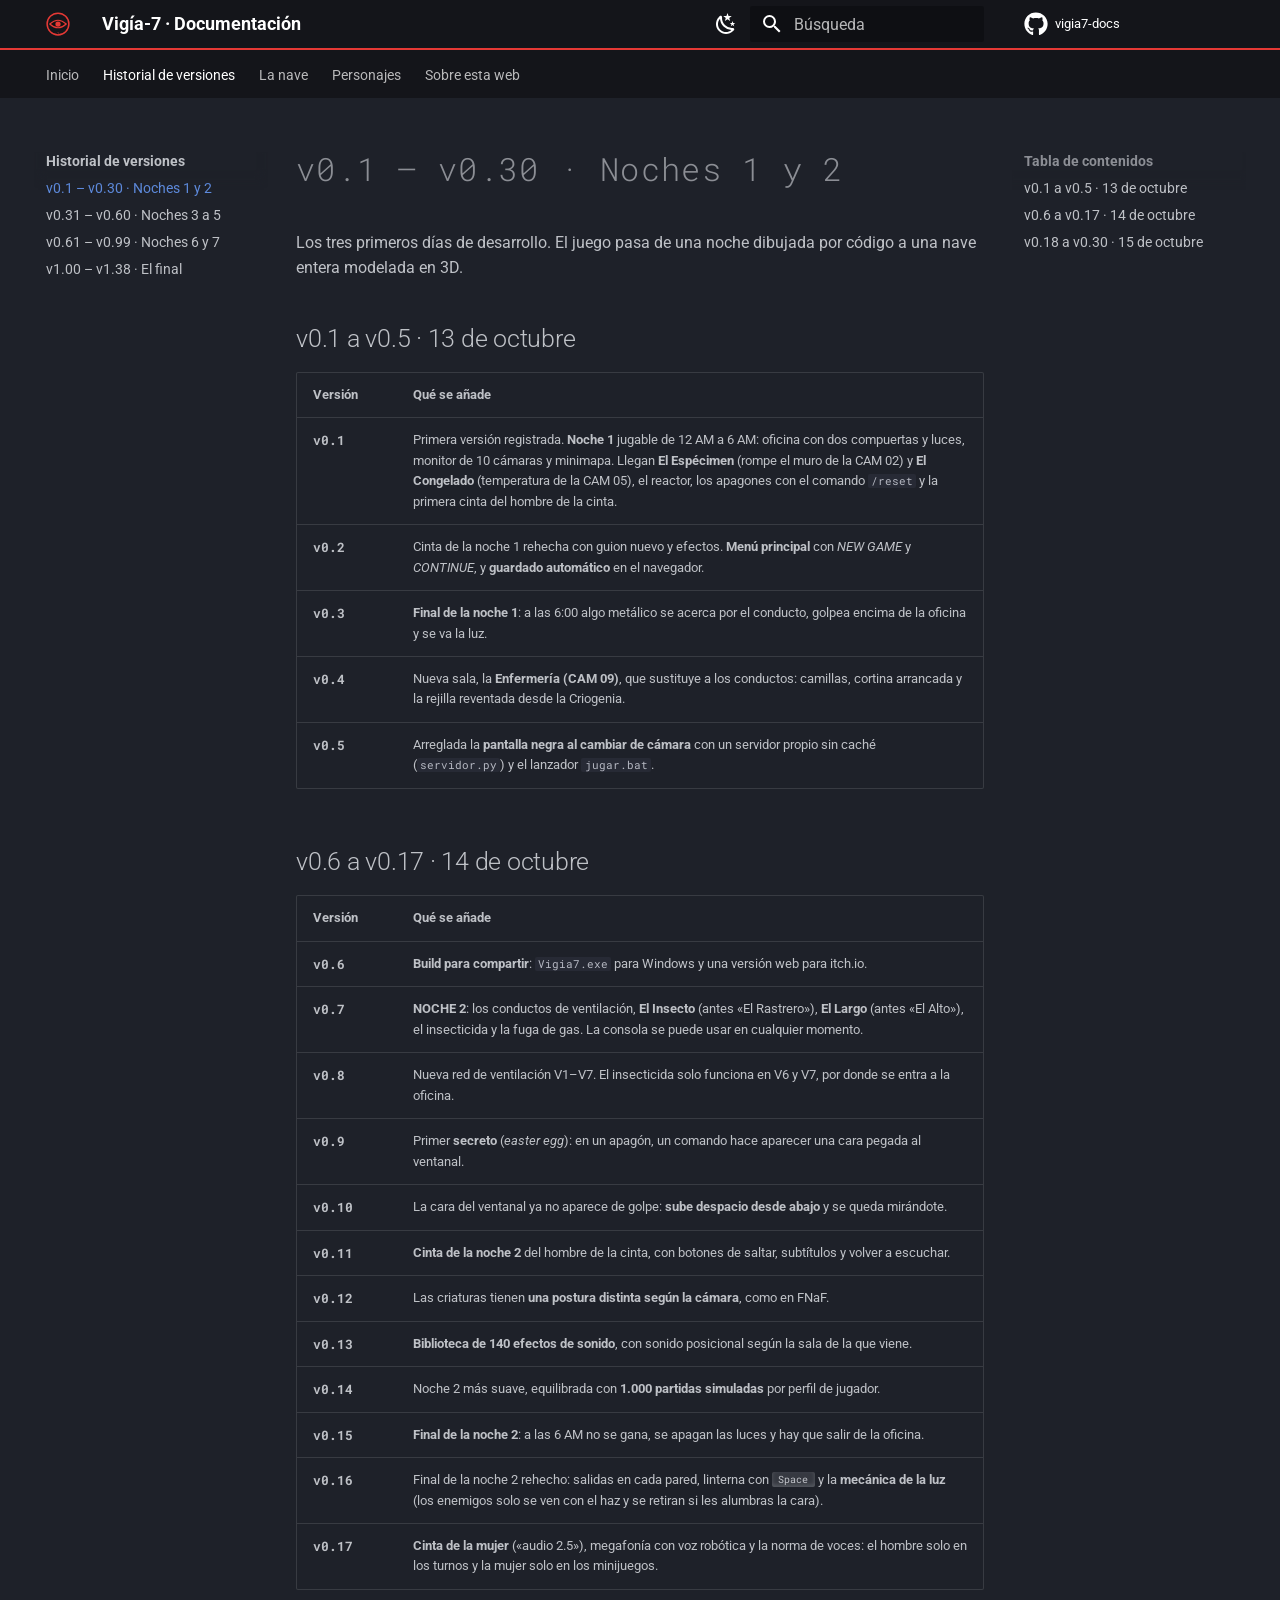
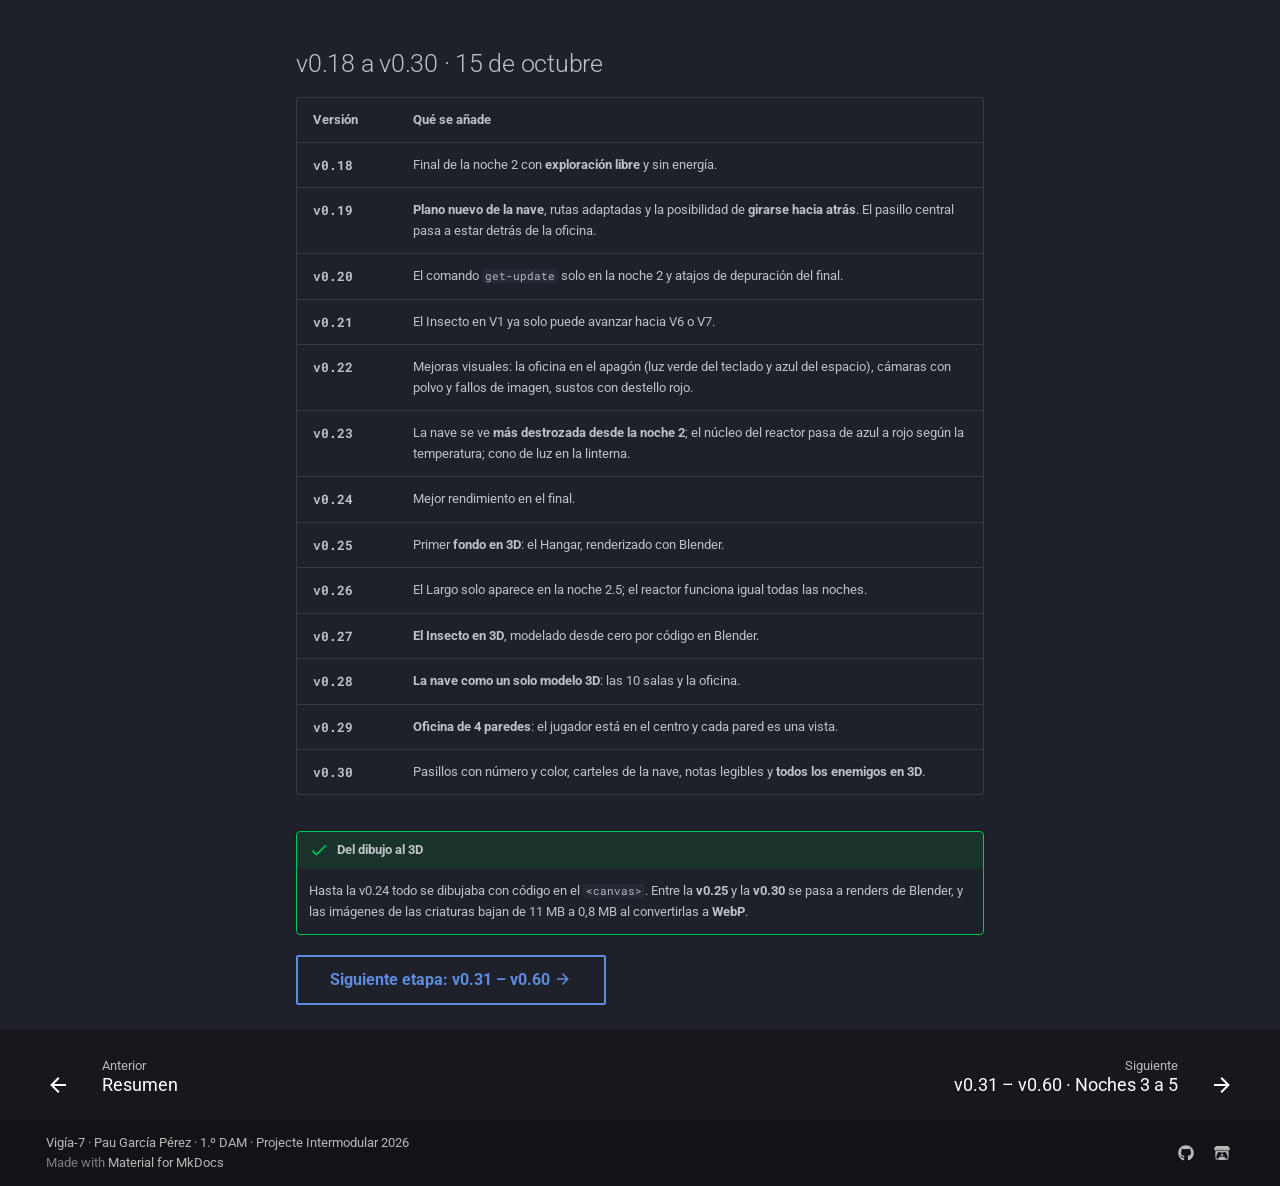
<file: historial/v0-1-a-v0-30/index.html>
<!doctype html>
<html lang="es" class="no-js">
  <head>
    
      <meta charset="utf-8">
      <meta name="viewport" content="width=device-width,initial-scale=1">
      
        <meta name="description" content="Documentación del fan game de terror Vigía-7 — historial de versiones, la oficina, las cámaras y los personajes.">
      
      
        <meta name="author" content="Pau García Pérez">
      
      
        <link rel="canonical" href="https://paugarciaperez071108-coder.github.io/vigia7-docs/historial/v0-1-a-v0-30/">
      
      
        <link rel="prev" href="../">
      
      
        <link rel="next" href="../v0-31-a-v0-60/">
      
      
        
      
      
      <link rel="icon" href="../../img/logo.svg">
      <meta name="generator" content="mkdocs-1.6.1, mkdocs-material-9.8.0">
    
    
      
        <title>v0.1 – v0.30 · Noches 1 y 2 - Vigía-7 · Documentación</title>
      
    
    
      <link rel="stylesheet" href="../../assets/stylesheets/main.57a0d79d.min.css">
      
        
        <link rel="stylesheet" href="../../assets/stylesheets/palette.fb2fffe2.min.css">
      
      


    
    
      
    
    
      
        
        
        <link rel="preconnect" href="https://fonts.gstatic.com" crossorigin>
        <link rel="stylesheet" href="https://fonts.googleapis.com/css?family=Roboto:300,300i,400,400i,700,700i%7CRoboto+Mono:400,400i,700,700i&display=fallback">
        <style>:root{--md-text-font:"Roboto";--md-code-font:"Roboto Mono"}</style>
      
    
    
      <link rel="stylesheet" href="../../css/extra.css">
    
    <script>__md_scope=new URL("../..",location),__md_hash=e=>[...e].reduce(((e,_)=>(e<<5)-e+_.charCodeAt(0)),0),__md_get=(e,_=localStorage,t=__md_scope)=>JSON.parse(_.getItem(t.pathname+"."+e)),__md_set=(e,_,t=localStorage,a=__md_scope)=>{try{t.setItem(a.pathname+"."+e,JSON.stringify(_))}catch(e){}}</script>
    
      

    
    
  </head>
  
  
    
    
      
    
    
    
    
    <body dir="ltr" data-md-color-scheme="slate" data-md-color-primary="black" data-md-color-accent="red">
  
    
    <input class="md-toggle" data-md-toggle="drawer" type="checkbox" id="__drawer" autocomplete="off">
    <input class="md-toggle" data-md-toggle="search" type="checkbox" id="__search" autocomplete="off">
    <label class="md-overlay" for="__drawer"></label>
    <div data-md-component="skip">
      
        
        <a href="#v01-v030-noches-1-y-2" class="md-skip">
          Saltar a contenido
        </a>
      
    </div>
    <div data-md-component="announce">
      
    </div>
    
    
      

<header class="md-header" data-md-component="header">
  <nav class="md-header__inner md-grid" aria-label="Cabecera">
    <a href="../.." title="Vigía-7 · Documentación" class="md-header__button md-logo" aria-label="Vigía-7 · Documentación" data-md-component="logo">
      
  <img src="../../img/logo.svg" alt="logo">

    </a>
    <label class="md-header__button md-icon" for="__drawer">
      
      <svg xmlns="http://www.w3.org/2000/svg" viewBox="0 0 24 24"><path d="M3 6h18v2H3zm0 5h18v2H3zm0 5h18v2H3z"/></svg>
    </label>
    <div class="md-header__title" data-md-component="header-title">
      <div class="md-header__ellipsis">
        <div class="md-header__topic">
          <span class="md-ellipsis">
            Vigía-7 · Documentación
          </span>
        </div>
        <div class="md-header__topic" data-md-component="header-topic">
          <span class="md-ellipsis">
            
              v0.1 – v0.30 · Noches 1 y 2
            
          </span>
        </div>
      </div>
    </div>
    
      
        <form class="md-header__option" data-md-component="palette">
  
    
    
    
    <input class="md-option" data-md-color-media="" data-md-color-scheme="slate" data-md-color-primary="black" data-md-color-accent="red"  aria-label="Cambiar a modo claro"  type="radio" name="__palette" id="__palette_0">
    
      <label class="md-header__button md-icon" title="Cambiar a modo claro" for="__palette_1" hidden>
        <svg xmlns="http://www.w3.org/2000/svg" viewBox="0 0 24 24"><path d="m17.75 4.09-2.53 1.94.91 3.06-2.63-1.81-2.63 1.81.91-3.06-2.53-1.94L12.44 4l1.06-3 1.06 3zm3.5 6.91-1.64 1.25.59 1.98-1.7-1.17-1.7 1.17.59-1.98L15.75 11l2.06-.05L18.5 9l.69 1.95zm-2.28 4.95c.83-.08 1.72 1.1 1.19 1.85-.32.45-.66.87-1.08 1.27C15.17 23 8.84 23 4.94 19.07c-3.91-3.9-3.91-10.24 0-14.14.4-.4.82-.76 1.27-1.08.75-.53 1.93.36 1.85 1.19-.27 2.86.69 5.83 2.89 8.02a9.96 9.96 0 0 0 8.02 2.89m-1.64 2.02a12.08 12.08 0 0 1-7.8-3.47c-2.17-2.19-3.33-5-3.49-7.82-2.81 3.14-2.7 7.96.31 10.98 3.02 3.01 7.84 3.12 10.98.31"/></svg>
      </label>
    
  
    
    
    
    <input class="md-option" data-md-color-media="" data-md-color-scheme="default" data-md-color-primary="blue-grey" data-md-color-accent="red"  aria-label="Cambiar a modo oscuro"  type="radio" name="__palette" id="__palette_1">
    
      <label class="md-header__button md-icon" title="Cambiar a modo oscuro" for="__palette_0" hidden>
        <svg xmlns="http://www.w3.org/2000/svg" viewBox="0 0 24 24"><path d="M12 7a5 5 0 0 1 5 5 5 5 0 0 1-5 5 5 5 0 0 1-5-5 5 5 0 0 1 5-5m0 2a3 3 0 0 0-3 3 3 3 0 0 0 3 3 3 3 0 0 0 3-3 3 3 0 0 0-3-3m0-7 2.39 3.42C13.65 5.15 12.84 5 12 5s-1.65.15-2.39.42zM3.34 7l4.16-.35A7.2 7.2 0 0 0 5.94 8.5c-.44.74-.69 1.5-.83 2.29zm.02 10 1.76-3.77a7.131 7.131 0 0 0 2.38 4.14zM20.65 7l-1.77 3.79a7.02 7.02 0 0 0-2.38-4.15zm-.01 10-4.14.36c.59-.51 1.12-1.14 1.54-1.86.42-.73.69-1.5.83-2.29zM12 22l-2.41-3.44c.74.27 1.55.44 2.41.44.82 0 1.63-.17 2.37-.44z"/></svg>
      </label>
    
  
</form>
      
    
    
      <script>var palette=__md_get("__palette");if(palette&&palette.color){if("(prefers-color-scheme)"===palette.color.media){var media=matchMedia("(prefers-color-scheme: light)"),input=document.querySelector(media.matches?"[data-md-color-media='(prefers-color-scheme: light)']":"[data-md-color-media='(prefers-color-scheme: dark)']");palette.color.media=input.getAttribute("data-md-color-media"),palette.color.scheme=input.getAttribute("data-md-color-scheme"),palette.color.primary=input.getAttribute("data-md-color-primary"),palette.color.accent=input.getAttribute("data-md-color-accent")}for(var[key,value]of Object.entries(palette.color))document.body.setAttribute("data-md-color-"+key,value)}</script>
    
    
    
      
      
        <label class="md-header__button md-icon" for="__search">
          
          <svg xmlns="http://www.w3.org/2000/svg" viewBox="0 0 24 24"><path d="M9.5 3A6.5 6.5 0 0 1 16 9.5c0 1.61-.59 3.09-1.56 4.23l.27.27h.79l5 5-1.5 1.5-5-5v-.79l-.27-.27A6.52 6.52 0 0 1 9.5 16 6.5 6.5 0 0 1 3 9.5 6.5 6.5 0 0 1 9.5 3m0 2C7 5 5 7 5 9.5S7 14 9.5 14 14 12 14 9.5 12 5 9.5 5"/></svg>
        </label>
        <div class="md-search" data-md-component="search" role="dialog">
  <label class="md-search__overlay" for="__search"></label>
  <div class="md-search__inner" role="search">
    <form class="md-search__form" name="search">
      <input type="text" class="md-search__input" name="query" aria-label="Búsqueda" placeholder="Búsqueda" autocapitalize="off" autocorrect="off" autocomplete="off" spellcheck="false" data-md-component="search-query" required>
      <label class="md-search__icon md-icon" for="__search">
        
        <svg xmlns="http://www.w3.org/2000/svg" viewBox="0 0 24 24"><path d="M9.5 3A6.5 6.5 0 0 1 16 9.5c0 1.61-.59 3.09-1.56 4.23l.27.27h.79l5 5-1.5 1.5-5-5v-.79l-.27-.27A6.52 6.52 0 0 1 9.5 16 6.5 6.5 0 0 1 3 9.5 6.5 6.5 0 0 1 9.5 3m0 2C7 5 5 7 5 9.5S7 14 9.5 14 14 12 14 9.5 12 5 9.5 5"/></svg>
        
        <svg xmlns="http://www.w3.org/2000/svg" viewBox="0 0 24 24"><path d="M20 11v2H8l5.5 5.5-1.42 1.42L4.16 12l7.92-7.92L13.5 5.5 8 11z"/></svg>
      </label>
      <nav class="md-search__options" aria-label="Buscar">
        
        <button type="reset" class="md-search__icon md-icon" title="Limpiar" aria-label="Limpiar" tabindex="-1">
          
          <svg xmlns="http://www.w3.org/2000/svg" viewBox="0 0 24 24"><path d="M19 6.41 17.59 5 12 10.59 6.41 5 5 6.41 10.59 12 5 17.59 6.41 19 12 13.41 17.59 19 19 17.59 13.41 12z"/></svg>
        </button>
      </nav>
      
        <div class="md-search__suggest" data-md-component="search-suggest"></div>
      
    </form>
    <div class="md-search__output">
      <div class="md-search__scrollwrap" tabindex="0" data-md-scrollfix>
        <div class="md-search-result" data-md-component="search-result">
          <div class="md-search-result__meta">
            Inicializando búsqueda
          </div>
          <ol class="md-search-result__list" role="presentation"></ol>
        </div>
      </div>
    </div>
  </div>
</div>
      
    
    
      <div class="md-header__source">
        <a href="https://github.com/paugarciaperez071108-coder/vigia7-docs" title="Ir al repositorio" class="md-source" data-md-component="source">
  <div class="md-source__icon md-icon">
    
    <svg xmlns="http://www.w3.org/2000/svg" viewBox="0 0 512 512"><!--! Font Awesome Free 7.1.0 by @fontawesome - https://fontawesome.com License - https://fontawesome.com/license/free (Icons: CC BY 4.0, Fonts: SIL OFL 1.1, Code: MIT License) Copyright 2025 Fonticons, Inc.--><path d="M173.9 397.4c0 2-2.3 3.6-5.2 3.6-3.3.3-5.6-1.3-5.6-3.6 0-2 2.3-3.6 5.2-3.6 3-.3 5.6 1.3 5.6 3.6m-31.1-4.5c-.7 2 1.3 4.3 4.3 4.9 2.6 1 5.6 0 6.2-2s-1.3-4.3-4.3-5.2c-2.6-.7-5.5.3-6.2 2.3m44.2-1.7c-2.9.7-4.9 2.6-4.6 4.9.3 2 2.9 3.3 5.9 2.6 2.9-.7 4.9-2.6 4.6-4.6-.3-1.9-3-3.2-5.9-2.9M252.8 8C114.1 8 8 113.3 8 252c0 110.9 69.8 205.8 169.5 239.2 12.8 2.3 17.3-5.6 17.3-12.1 0-6.2-.3-40.4-.3-61.4 0 0-70 15-84.7-29.8 0 0-11.4-29.1-27.8-36.6 0 0-22.9-15.7 1.6-15.4 0 0 24.9 2 38.6 25.8 21.9 38.6 58.6 27.5 72.9 20.9 2.3-16 8.8-27.1 16-33.7-55.9-6.2-112.3-14.3-112.3-110.5 0-27.5 7.6-41.3 23.6-58.9-2.6-6.5-11.1-33.3 2.6-67.9 20.9-6.5 69 27 69 27 20-5.6 41.5-8.5 62.8-8.5s42.8 2.9 62.8 8.5c0 0 48.1-33.6 69-27 13.7 34.7 5.2 61.4 2.6 67.9 16 17.7 25.8 31.5 25.8 58.9 0 96.5-58.9 104.2-114.8 110.5 9.2 7.9 17 22.9 17 46.4 0 33.7-.3 75.4-.3 83.6 0 6.5 4.6 14.4 17.3 12.1C436.2 457.8 504 362.9 504 252 504 113.3 391.5 8 252.8 8M105.2 352.9c-1.3 1-1 3.3.7 5.2 1.6 1.6 3.9 2.3 5.2 1 1.3-1 1-3.3-.7-5.2-1.6-1.6-3.9-2.3-5.2-1m-10.8-8.1c-.7 1.3.3 2.9 2.3 3.9 1.6 1 3.6.7 4.3-.7.7-1.3-.3-2.9-2.3-3.9-2-.6-3.6-.3-4.3.7m32.4 35.6c-1.6 1.3-1 4.3 1.3 6.2 2.3 2.3 5.2 2.6 6.5 1 1.3-1.3.7-4.3-1.3-6.2-2.2-2.3-5.2-2.6-6.5-1m-11.4-14.7c-1.6 1-1.6 3.6 0 5.9s4.3 3.3 5.6 2.3c1.6-1.3 1.6-3.9 0-6.2-1.4-2.3-4-3.3-5.6-2"/></svg>
  </div>
  <div class="md-source__repository">
    vigia7-docs
  </div>
</a>
      </div>
    
  </nav>
  
</header>
    
    <div class="md-container" data-md-component="container">
      
      
        
          
            
<nav class="md-tabs" aria-label="Pestañas" data-md-component="tabs">
  <div class="md-grid">
    <ul class="md-tabs__list">
      
        
  
  
  
  
    <li class="md-tabs__item">
      <a href="../.." class="md-tabs__link">
        
  
  
    
  
  Inicio

      </a>
    </li>
  

      
        
  
  
  
    
  
  
    
    
      <li class="md-tabs__item md-tabs__item--active">
        <a href="../" class="md-tabs__link">
          
  
  
    
  
  Historial de versiones

        </a>
      </li>
    
  

      
        
  
  
  
  
    
    
      <li class="md-tabs__item">
        <a href="../../nave/oficina/" class="md-tabs__link">
          
  
  
    
  
  La nave

        </a>
      </li>
    
  

      
        
  
  
  
  
    
    
      <li class="md-tabs__item">
        <a href="../../personajes/" class="md-tabs__link">
          
  
  
    
  
  Personajes

        </a>
      </li>
    
  

      
        
  
  
  
  
    <li class="md-tabs__item">
      <a href="../../acerca/" class="md-tabs__link">
        
  
  
    
  
  Sobre esta web

      </a>
    </li>
  

      
    </ul>
  </div>
</nav>
          
        
      
      <main class="md-main" data-md-component="main">
        <div class="md-main__inner md-grid">
          
            
              
              <div class="md-sidebar md-sidebar--primary" data-md-component="sidebar" data-md-type="navigation" >
                <div class="md-sidebar__scrollwrap">
                  <div class="md-sidebar__inner">
                    


  


<nav class="md-nav md-nav--primary md-nav--lifted" aria-label="Navegación" data-md-level="0">
  <label class="md-nav__title" for="__drawer">
    <a href="../.." title="Vigía-7 · Documentación" class="md-nav__button md-logo" aria-label="Vigía-7 · Documentación" data-md-component="logo">
      
  <img src="../../img/logo.svg" alt="logo">

    </a>
    Vigía-7 · Documentación
  </label>
  
    <div class="md-nav__source">
      <a href="https://github.com/paugarciaperez071108-coder/vigia7-docs" title="Ir al repositorio" class="md-source" data-md-component="source">
  <div class="md-source__icon md-icon">
    
    <svg xmlns="http://www.w3.org/2000/svg" viewBox="0 0 512 512"><!--! Font Awesome Free 7.1.0 by @fontawesome - https://fontawesome.com License - https://fontawesome.com/license/free (Icons: CC BY 4.0, Fonts: SIL OFL 1.1, Code: MIT License) Copyright 2025 Fonticons, Inc.--><path d="M173.9 397.4c0 2-2.3 3.6-5.2 3.6-3.3.3-5.6-1.3-5.6-3.6 0-2 2.3-3.6 5.2-3.6 3-.3 5.6 1.3 5.6 3.6m-31.1-4.5c-.7 2 1.3 4.3 4.3 4.9 2.6 1 5.6 0 6.2-2s-1.3-4.3-4.3-5.2c-2.6-.7-5.5.3-6.2 2.3m44.2-1.7c-2.9.7-4.9 2.6-4.6 4.9.3 2 2.9 3.3 5.9 2.6 2.9-.7 4.9-2.6 4.6-4.6-.3-1.9-3-3.2-5.9-2.9M252.8 8C114.1 8 8 113.3 8 252c0 110.9 69.8 205.8 169.5 239.2 12.8 2.3 17.3-5.6 17.3-12.1 0-6.2-.3-40.4-.3-61.4 0 0-70 15-84.7-29.8 0 0-11.4-29.1-27.8-36.6 0 0-22.9-15.7 1.6-15.4 0 0 24.9 2 38.6 25.8 21.9 38.6 58.6 27.5 72.9 20.9 2.3-16 8.8-27.1 16-33.7-55.9-6.2-112.3-14.3-112.3-110.5 0-27.5 7.6-41.3 23.6-58.9-2.6-6.5-11.1-33.3 2.6-67.9 20.9-6.5 69 27 69 27 20-5.6 41.5-8.5 62.8-8.5s42.8 2.9 62.8 8.5c0 0 48.1-33.6 69-27 13.7 34.7 5.2 61.4 2.6 67.9 16 17.7 25.8 31.5 25.8 58.9 0 96.5-58.9 104.2-114.8 110.5 9.2 7.9 17 22.9 17 46.4 0 33.7-.3 75.4-.3 83.6 0 6.5 4.6 14.4 17.3 12.1C436.2 457.8 504 362.9 504 252 504 113.3 391.5 8 252.8 8M105.2 352.9c-1.3 1-1 3.3.7 5.2 1.6 1.6 3.9 2.3 5.2 1 1.3-1 1-3.3-.7-5.2-1.6-1.6-3.9-2.3-5.2-1m-10.8-8.1c-.7 1.3.3 2.9 2.3 3.9 1.6 1 3.6.7 4.3-.7.7-1.3-.3-2.9-2.3-3.9-2-.6-3.6-.3-4.3.7m32.4 35.6c-1.6 1.3-1 4.3 1.3 6.2 2.3 2.3 5.2 2.6 6.5 1 1.3-1.3.7-4.3-1.3-6.2-2.2-2.3-5.2-2.6-6.5-1m-11.4-14.7c-1.6 1-1.6 3.6 0 5.9s4.3 3.3 5.6 2.3c1.6-1.3 1.6-3.9 0-6.2-1.4-2.3-4-3.3-5.6-2"/></svg>
  </div>
  <div class="md-source__repository">
    vigia7-docs
  </div>
</a>
    </div>
  
  <ul class="md-nav__list" data-md-scrollfix>
    
      
      
  
  
  
  
    <li class="md-nav__item">
      <a href="../.." class="md-nav__link">
        
  
  
  <span class="md-ellipsis">
    
  
    Inicio
  

    
  </span>
  
  

      </a>
    </li>
  

    
      
      
  
  
    
  
  
  
    
    
      
        
          
        
      
        
      
        
      
        
      
        
      
    
    
    
      
        
        
      
      
        
      
    
    
    <li class="md-nav__item md-nav__item--active md-nav__item--section md-nav__item--nested">
      
        
        
        <input class="md-nav__toggle md-toggle " type="checkbox" id="__nav_2" checked>
        
          
          <div class="md-nav__link md-nav__container">
            <a href="../" class="md-nav__link ">
              
  
  
  <span class="md-ellipsis">
    
  
    Historial de versiones
  

    
  </span>
  
  

            </a>
            
              
              <label class="md-nav__link " for="__nav_2" id="__nav_2_label" tabindex="">
                <span class="md-nav__icon md-icon"></span>
              </label>
            
          </div>
        
        <nav class="md-nav" data-md-level="1" aria-labelledby="__nav_2_label" aria-expanded="true">
          <label class="md-nav__title" for="__nav_2">
            <span class="md-nav__icon md-icon"></span>
            
  
    Historial de versiones
  

          </label>
          <ul class="md-nav__list" data-md-scrollfix>
            
              
            
              
                
  
  
    
  
  
  
    <li class="md-nav__item md-nav__item--active">
      
      <input class="md-nav__toggle md-toggle" type="checkbox" id="__toc">
      
      
        
      
      
        <label class="md-nav__link md-nav__link--active" for="__toc">
          
  
  
  <span class="md-ellipsis">
    
  
    v0.1 – v0.30 · Noches 1 y 2
  

    
  </span>
  
  

          <span class="md-nav__icon md-icon"></span>
        </label>
      
      <a href="./" class="md-nav__link md-nav__link--active">
        
  
  
  <span class="md-ellipsis">
    
  
    v0.1 – v0.30 · Noches 1 y 2
  

    
  </span>
  
  

      </a>
      
        

<nav class="md-nav md-nav--secondary" aria-label="Tabla de contenidos">
  
  
  
    
  
  
    <label class="md-nav__title" for="__toc">
      <span class="md-nav__icon md-icon"></span>
      Tabla de contenidos
    </label>
    <ul class="md-nav__list" data-md-component="toc" data-md-scrollfix>
      
        <li class="md-nav__item">
  <a href="#v01-a-v05-13-de-octubre" class="md-nav__link">
    <span class="md-ellipsis">
      
        v0.1 a v0.5 · 13 de octubre
      
    </span>
  </a>
  
</li>
      
        <li class="md-nav__item">
  <a href="#v06-a-v017-14-de-octubre" class="md-nav__link">
    <span class="md-ellipsis">
      
        v0.6 a v0.17 · 14 de octubre
      
    </span>
  </a>
  
</li>
      
        <li class="md-nav__item">
  <a href="#v018-a-v030-15-de-octubre" class="md-nav__link">
    <span class="md-ellipsis">
      
        v0.18 a v0.30 · 15 de octubre
      
    </span>
  </a>
  
</li>
      
    </ul>
  
</nav>
      
    </li>
  

              
            
              
                
  
  
  
  
    <li class="md-nav__item">
      <a href="../v0-31-a-v0-60/" class="md-nav__link">
        
  
  
  <span class="md-ellipsis">
    
  
    v0.31 – v0.60 · Noches 3 a 5
  

    
  </span>
  
  

      </a>
    </li>
  

              
            
              
                
  
  
  
  
    <li class="md-nav__item">
      <a href="../v0-61-a-v0-99/" class="md-nav__link">
        
  
  
  <span class="md-ellipsis">
    
  
    v0.61 – v0.99 · Noches 6 y 7
  

    
  </span>
  
  

      </a>
    </li>
  

              
            
              
                
  
  
  
  
    <li class="md-nav__item">
      <a href="../v1-00-a-v1-38/" class="md-nav__link">
        
  
  
  <span class="md-ellipsis">
    
  
    v1.00 – v1.38 · El final
  

    
  </span>
  
  

      </a>
    </li>
  

              
            
          </ul>
        </nav>
      
    </li>
  

    
      
      
  
  
  
  
    
    
      
        
      
        
      
        
      
    
    
    
      
      
        
      
    
    
    <li class="md-nav__item md-nav__item--nested">
      
        
        
        <input class="md-nav__toggle md-toggle " type="checkbox" id="__nav_3" >
        
          
          <label class="md-nav__link" for="__nav_3" id="__nav_3_label" tabindex="0">
            
  
  
  <span class="md-ellipsis">
    
  
    La nave
  

    
  </span>
  
  

            <span class="md-nav__icon md-icon"></span>
          </label>
        
        <nav class="md-nav" data-md-level="1" aria-labelledby="__nav_3_label" aria-expanded="false">
          <label class="md-nav__title" for="__nav_3">
            <span class="md-nav__icon md-icon"></span>
            
  
    La nave
  

          </label>
          <ul class="md-nav__list" data-md-scrollfix>
            
              
                
  
  
  
  
    <li class="md-nav__item">
      <a href="../../nave/oficina/" class="md-nav__link">
        
  
  
  <span class="md-ellipsis">
    
  
    La oficina
  

    
  </span>
  
  

      </a>
    </li>
  

              
            
              
                
  
  
  
  
    <li class="md-nav__item">
      <a href="../../nave/camaras/" class="md-nav__link">
        
  
  
  <span class="md-ellipsis">
    
  
    Las cámaras
  

    
  </span>
  
  

      </a>
    </li>
  

              
            
              
                
  
  
  
  
    <li class="md-nav__item">
      <a href="../../nave/final/" class="md-nav__link">
        
  
  
  <span class="md-ellipsis">
    
  
    El final
  

    
  </span>
  
  

      </a>
    </li>
  

              
            
          </ul>
        </nav>
      
    </li>
  

    
      
      
  
  
  
  
    
    
      
        
          
        
      
        
      
        
      
        
      
    
    
    
      
      
        
      
    
    
    <li class="md-nav__item md-nav__item--nested">
      
        
        
        <input class="md-nav__toggle md-toggle " type="checkbox" id="__nav_4" >
        
          
          <div class="md-nav__link md-nav__container">
            <a href="../../personajes/" class="md-nav__link ">
              
  
  
  <span class="md-ellipsis">
    
  
    Personajes
  

    
  </span>
  
  

            </a>
            
              
              <label class="md-nav__link " for="__nav_4" id="__nav_4_label" tabindex="0">
                <span class="md-nav__icon md-icon"></span>
              </label>
            
          </div>
        
        <nav class="md-nav" data-md-level="1" aria-labelledby="__nav_4_label" aria-expanded="false">
          <label class="md-nav__title" for="__nav_4">
            <span class="md-nav__icon md-icon"></span>
            
  
    Personajes
  

          </label>
          <ul class="md-nav__list" data-md-scrollfix>
            
              
            
              
                
  
  
  
  
    <li class="md-nav__item">
      <a href="../../personajes/enemigos/" class="md-nav__link">
        
  
  
  <span class="md-ellipsis">
    
  
    Los enemigos
  

    
  </span>
  
  

      </a>
    </li>
  

              
            
              
                
  
  
  
  
    <li class="md-nav__item">
      <a href="../../personajes/aberracion/" class="md-nav__link">
        
  
  
  <span class="md-ellipsis">
    
  
    La Aberración
  

    
  </span>
  
  

      </a>
    </li>
  

              
            
              
                
  
  
  
  
    <li class="md-nav__item">
      <a href="../../personajes/slaimi-y-humanos/" class="md-nav__link">
        
  
  
  <span class="md-ellipsis">
    
  
    Slaimi y los humanos
  

    
  </span>
  
  

      </a>
    </li>
  

              
            
          </ul>
        </nav>
      
    </li>
  

    
      
      
  
  
  
  
    <li class="md-nav__item">
      <a href="../../acerca/" class="md-nav__link">
        
  
  
  <span class="md-ellipsis">
    
  
    Sobre esta web
  

    
  </span>
  
  

      </a>
    </li>
  

    
  </ul>
</nav>
                  </div>
                </div>
              </div>
            
            
              
              <div class="md-sidebar md-sidebar--secondary" data-md-component="sidebar" data-md-type="toc" >
                <div class="md-sidebar__scrollwrap">
                  <div class="md-sidebar__inner">
                    

<nav class="md-nav md-nav--secondary" aria-label="Tabla de contenidos">
  
  
  
    
  
  
    <label class="md-nav__title" for="__toc">
      <span class="md-nav__icon md-icon"></span>
      Tabla de contenidos
    </label>
    <ul class="md-nav__list" data-md-component="toc" data-md-scrollfix>
      
        <li class="md-nav__item">
  <a href="#v01-a-v05-13-de-octubre" class="md-nav__link">
    <span class="md-ellipsis">
      
        v0.1 a v0.5 · 13 de octubre
      
    </span>
  </a>
  
</li>
      
        <li class="md-nav__item">
  <a href="#v06-a-v017-14-de-octubre" class="md-nav__link">
    <span class="md-ellipsis">
      
        v0.6 a v0.17 · 14 de octubre
      
    </span>
  </a>
  
</li>
      
        <li class="md-nav__item">
  <a href="#v018-a-v030-15-de-octubre" class="md-nav__link">
    <span class="md-ellipsis">
      
        v0.18 a v0.30 · 15 de octubre
      
    </span>
  </a>
  
</li>
      
    </ul>
  
</nav>
                  </div>
                </div>
              </div>
            
          
          
            <div class="md-content" data-md-component="content">
              
              <article class="md-content__inner md-typeset">
                
                  


  
  


<h1 id="v01-v030-noches-1-y-2">v0.1 – v0.30 · Noches 1 y 2<a class="headerlink" href="#v01-v030-noches-1-y-2" title="Permanent link">&para;</a></h1>
<p>Los tres primeros días de desarrollo. El juego pasa de una noche dibujada por código a una nave entera modelada en 3D.</p>
<h2 id="v01-a-v05-13-de-octubre">v0.1 a v0.5 · 13 de octubre<a class="headerlink" href="#v01-a-v05-13-de-octubre" title="Permanent link">&para;</a></h2>
<table>
<thead>
<tr>
<th>Versión</th>
<th>Qué se añade</th>
</tr>
</thead>
<tbody>
<tr>
<td><strong>v0.1</strong></td>
<td>Primera versión registrada. <strong>Noche 1</strong> jugable de 12 AM a 6 AM: oficina con dos compuertas y luces, monitor de 10 cámaras y minimapa. Llegan <strong>El Espécimen</strong> (rompe el muro de la CAM 02) y <strong>El Congelado</strong> (temperatura de la CAM 05), el reactor, los apagones con el comando <code>/reset</code> y la primera cinta del hombre de la cinta.</td>
</tr>
<tr>
<td><strong>v0.2</strong></td>
<td>Cinta de la noche 1 rehecha con guion nuevo y efectos. <strong>Menú principal</strong> con <em>NEW GAME</em> y <em>CONTINUE</em>, y <strong>guardado automático</strong> en el navegador.</td>
</tr>
<tr>
<td><strong>v0.3</strong></td>
<td><strong>Final de la noche 1</strong>: a las 6:00 algo metálico se acerca por el conducto, golpea encima de la oficina y se va la luz.</td>
</tr>
<tr>
<td><strong>v0.4</strong></td>
<td>Nueva sala, la <strong>Enfermería (CAM 09)</strong>, que sustituye a los conductos: camillas, cortina arrancada y la rejilla reventada desde la Criogenia.</td>
</tr>
<tr>
<td><strong>v0.5</strong></td>
<td>Arreglada la <strong>pantalla negra al cambiar de cámara</strong> con un servidor propio sin caché (<code>servidor.py</code>) y el lanzador <code>jugar.bat</code>.</td>
</tr>
</tbody>
</table>
<h2 id="v06-a-v017-14-de-octubre">v0.6 a v0.17 · 14 de octubre<a class="headerlink" href="#v06-a-v017-14-de-octubre" title="Permanent link">&para;</a></h2>
<table>
<thead>
<tr>
<th>Versión</th>
<th>Qué se añade</th>
</tr>
</thead>
<tbody>
<tr>
<td><strong>v0.6</strong></td>
<td><strong>Build para compartir</strong>: <code>Vigia7.exe</code> para Windows y una versión web para itch.io.</td>
</tr>
<tr>
<td><strong>v0.7</strong></td>
<td><strong>NOCHE 2</strong>: los conductos de ventilación, <strong>El Insecto</strong> (antes «El Rastrero»), <strong>El Largo</strong> (antes «El Alto»), el insecticida y la fuga de gas. La consola se puede usar en cualquier momento.</td>
</tr>
<tr>
<td><strong>v0.8</strong></td>
<td>Nueva red de ventilación V1–V7. El insecticida solo funciona en V6 y V7, por donde se entra a la oficina.</td>
</tr>
<tr>
<td><strong>v0.9</strong></td>
<td>Primer <strong>secreto</strong> (<em>easter egg</em>): en un apagón, un comando hace aparecer una cara pegada al ventanal.</td>
</tr>
<tr>
<td><strong>v0.10</strong></td>
<td>La cara del ventanal ya no aparece de golpe: <strong>sube despacio desde abajo</strong> y se queda mirándote.</td>
</tr>
<tr>
<td><strong>v0.11</strong></td>
<td><strong>Cinta de la noche 2</strong> del hombre de la cinta, con botones de saltar, subtítulos y volver a escuchar.</td>
</tr>
<tr>
<td><strong>v0.12</strong></td>
<td>Las criaturas tienen <strong>una postura distinta según la cámara</strong>, como en FNaF.</td>
</tr>
<tr>
<td><strong>v0.13</strong></td>
<td><strong>Biblioteca de 140 efectos de sonido</strong>, con sonido posicional según la sala de la que viene.</td>
</tr>
<tr>
<td><strong>v0.14</strong></td>
<td>Noche 2 más suave, equilibrada con <strong>1.000 partidas simuladas</strong> por perfil de jugador.</td>
</tr>
<tr>
<td><strong>v0.15</strong></td>
<td><strong>Final de la noche 2</strong>: a las 6 AM no se gana, se apagan las luces y hay que salir de la oficina.</td>
</tr>
<tr>
<td><strong>v0.16</strong></td>
<td>Final de la noche 2 rehecho: salidas en cada pared, linterna con <span class="keys"><kbd class="key-space">Space</kbd></span> y la <strong>mecánica de la luz</strong> (los enemigos solo se ven con el haz y se retiran si les alumbras la cara).</td>
</tr>
<tr>
<td><strong>v0.17</strong></td>
<td><strong>Cinta de la mujer</strong> («audio 2.5»), megafonía con voz robótica y la norma de voces: el hombre solo en los turnos y la mujer solo en los minijuegos.</td>
</tr>
</tbody>
</table>
<h2 id="v018-a-v030-15-de-octubre">v0.18 a v0.30 · 15 de octubre<a class="headerlink" href="#v018-a-v030-15-de-octubre" title="Permanent link">&para;</a></h2>
<table>
<thead>
<tr>
<th>Versión</th>
<th>Qué se añade</th>
</tr>
</thead>
<tbody>
<tr>
<td><strong>v0.18</strong></td>
<td>Final de la noche 2 con <strong>exploración libre</strong> y sin energía.</td>
</tr>
<tr>
<td><strong>v0.19</strong></td>
<td><strong>Plano nuevo de la nave</strong>, rutas adaptadas y la posibilidad de <strong>girarse hacia atrás</strong>. El pasillo central pasa a estar detrás de la oficina.</td>
</tr>
<tr>
<td><strong>v0.20</strong></td>
<td>El comando <code>get-update</code> solo en la noche 2 y atajos de depuración del final.</td>
</tr>
<tr>
<td><strong>v0.21</strong></td>
<td>El Insecto en V1 ya solo puede avanzar hacia V6 o V7.</td>
</tr>
<tr>
<td><strong>v0.22</strong></td>
<td>Mejoras visuales: la oficina en el apagón (luz verde del teclado y azul del espacio), cámaras con polvo y fallos de imagen, sustos con destello rojo.</td>
</tr>
<tr>
<td><strong>v0.23</strong></td>
<td>La nave se ve <strong>más destrozada desde la noche 2</strong>; el núcleo del reactor pasa de azul a rojo según la temperatura; cono de luz en la linterna.</td>
</tr>
<tr>
<td><strong>v0.24</strong></td>
<td>Mejor rendimiento en el final.</td>
</tr>
<tr>
<td><strong>v0.25</strong></td>
<td>Primer <strong>fondo en 3D</strong>: el Hangar, renderizado con Blender.</td>
</tr>
<tr>
<td><strong>v0.26</strong></td>
<td>El Largo solo aparece en la noche 2.5; el reactor funciona igual todas las noches.</td>
</tr>
<tr>
<td><strong>v0.27</strong></td>
<td><strong>El Insecto en 3D</strong>, modelado desde cero por código en Blender.</td>
</tr>
<tr>
<td><strong>v0.28</strong></td>
<td><strong>La nave como un solo modelo 3D</strong>: las 10 salas y la oficina.</td>
</tr>
<tr>
<td><strong>v0.29</strong></td>
<td><strong>Oficina de 4 paredes</strong>: el jugador está en el centro y cada pared es una vista.</td>
</tr>
<tr>
<td><strong>v0.30</strong></td>
<td>Pasillos con número y color, carteles de la nave, notas legibles y <strong>todos los enemigos en 3D</strong>.</td>
</tr>
</tbody>
</table>
<div class="admonition success">
<p class="admonition-title">Del dibujo al 3D</p>
<p>Hasta la v0.24 todo se dibujaba con código en el <code>&lt;canvas&gt;</code>. Entre la <strong>v0.25</strong> y la <strong>v0.30</strong> se pasa a renders de Blender, y las imágenes de las criaturas bajan de 11 MB a 0,8 MB al convertirlas a <strong>WebP</strong>.</p>
</div>
<p><a class="md-button" href="../v0-31-a-v0-60/">Siguiente etapa: v0.31 – v0.60 <span class="twemoji"><svg xmlns="http://www.w3.org/2000/svg" viewBox="0 0 24 24"><path d="M4 11v2h12l-5.5 5.5 1.42 1.42L19.84 12l-7.92-7.92L10.5 5.5 16 11z"/></svg></span></a></p>












                
              </article>
            </div>
          
          
  <script>var tabs=__md_get("__tabs");if(Array.isArray(tabs))e:for(var set of document.querySelectorAll(".tabbed-set")){var labels=set.querySelector(".tabbed-labels");for(var tab of tabs)for(var label of labels.getElementsByTagName("label"))if(label.innerText.trim()===tab){var input=document.getElementById(label.htmlFor);input.checked=!0;continue e}}</script>

<script>var target=document.getElementById(location.hash.slice(1));target&&target.name&&(target.checked=target.name.startsWith("__tabbed_"))</script>
        </div>
        
          <button type="button" class="md-top md-icon" data-md-component="top" hidden>
  
  <svg xmlns="http://www.w3.org/2000/svg" viewBox="0 0 24 24"><path d="M13 20h-2V8l-5.5 5.5-1.42-1.42L12 4.16l7.92 7.92-1.42 1.42L13 8z"/></svg>
  Volver al principio
</button>
        
      </main>
      
        <footer class="md-footer">
  
    
      
      <nav class="md-footer__inner md-grid" aria-label="Pie" >
        
          
          <a href="../" class="md-footer__link md-footer__link--prev" aria-label="Anterior: Resumen">
            <div class="md-footer__button md-icon">
              
              <svg xmlns="http://www.w3.org/2000/svg" viewBox="0 0 24 24"><path d="M20 11v2H8l5.5 5.5-1.42 1.42L4.16 12l7.92-7.92L13.5 5.5 8 11z"/></svg>
            </div>
            <div class="md-footer__title">
              <span class="md-footer__direction">
                Anterior
              </span>
              <div class="md-ellipsis">
                Resumen
              </div>
            </div>
          </a>
        
        
          
          <a href="../v0-31-a-v0-60/" class="md-footer__link md-footer__link--next" aria-label="Siguiente: v0.31 – v0.60 · Noches 3 a 5">
            <div class="md-footer__title">
              <span class="md-footer__direction">
                Siguiente
              </span>
              <div class="md-ellipsis">
                v0.31 – v0.60 · Noches 3 a 5
              </div>
            </div>
            <div class="md-footer__button md-icon">
              
              <svg xmlns="http://www.w3.org/2000/svg" viewBox="0 0 24 24"><path d="M4 11v2h12l-5.5 5.5 1.42 1.42L19.84 12l-7.92-7.92L10.5 5.5 16 11z"/></svg>
            </div>
          </a>
        
      </nav>
    
  
  <div class="md-footer-meta md-typeset">
    <div class="md-footer-meta__inner md-grid">
      <div class="md-copyright">
  
    <div class="md-copyright__highlight">
      Vigía-7 · Pau García Pérez · 1.º DAM · Projecte Intermodular 2026
    </div>
  
  
    Made with
    <a href="https://squidfunk.github.io/mkdocs-material/" target="_blank" rel="noopener">
      Material for MkDocs
    </a>
  
</div>
      
        
<div class="md-social">
  
    
    
    
    
    <a href="https://github.com/paugarciaperez071108-coder" target="_blank" rel="noopener" title="GitHub" class="md-social__link">
      <svg xmlns="http://www.w3.org/2000/svg" viewBox="0 0 512 512"><!--! Font Awesome Free 7.1.0 by @fontawesome - https://fontawesome.com License - https://fontawesome.com/license/free (Icons: CC BY 4.0, Fonts: SIL OFL 1.1, Code: MIT License) Copyright 2025 Fonticons, Inc.--><path d="M173.9 397.4c0 2-2.3 3.6-5.2 3.6-3.3.3-5.6-1.3-5.6-3.6 0-2 2.3-3.6 5.2-3.6 3-.3 5.6 1.3 5.6 3.6m-31.1-4.5c-.7 2 1.3 4.3 4.3 4.9 2.6 1 5.6 0 6.2-2s-1.3-4.3-4.3-5.2c-2.6-.7-5.5.3-6.2 2.3m44.2-1.7c-2.9.7-4.9 2.6-4.6 4.9.3 2 2.9 3.3 5.9 2.6 2.9-.7 4.9-2.6 4.6-4.6-.3-1.9-3-3.2-5.9-2.9M252.8 8C114.1 8 8 113.3 8 252c0 110.9 69.8 205.8 169.5 239.2 12.8 2.3 17.3-5.6 17.3-12.1 0-6.2-.3-40.4-.3-61.4 0 0-70 15-84.7-29.8 0 0-11.4-29.1-27.8-36.6 0 0-22.9-15.7 1.6-15.4 0 0 24.9 2 38.6 25.8 21.9 38.6 58.6 27.5 72.9 20.9 2.3-16 8.8-27.1 16-33.7-55.9-6.2-112.3-14.3-112.3-110.5 0-27.5 7.6-41.3 23.6-58.9-2.6-6.5-11.1-33.3 2.6-67.9 20.9-6.5 69 27 69 27 20-5.6 41.5-8.5 62.8-8.5s42.8 2.9 62.8 8.5c0 0 48.1-33.6 69-27 13.7 34.7 5.2 61.4 2.6 67.9 16 17.7 25.8 31.5 25.8 58.9 0 96.5-58.9 104.2-114.8 110.5 9.2 7.9 17 22.9 17 46.4 0 33.7-.3 75.4-.3 83.6 0 6.5 4.6 14.4 17.3 12.1C436.2 457.8 504 362.9 504 252 504 113.3 391.5 8 252.8 8M105.2 352.9c-1.3 1-1 3.3.7 5.2 1.6 1.6 3.9 2.3 5.2 1 1.3-1 1-3.3-.7-5.2-1.6-1.6-3.9-2.3-5.2-1m-10.8-8.1c-.7 1.3.3 2.9 2.3 3.9 1.6 1 3.6.7 4.3-.7.7-1.3-.3-2.9-2.3-3.9-2-.6-3.6-.3-4.3.7m32.4 35.6c-1.6 1.3-1 4.3 1.3 6.2 2.3 2.3 5.2 2.6 6.5 1 1.3-1.3.7-4.3-1.3-6.2-2.2-2.3-5.2-2.6-6.5-1m-11.4-14.7c-1.6 1-1.6 3.6 0 5.9s4.3 3.3 5.6 2.3c1.6-1.3 1.6-3.9 0-6.2-1.4-2.3-4-3.3-5.6-2"/></svg>
    </a>
  
    
    
    
    
    <a href="https://pawerestudios-coder.itch.io/vigia-7" target="_blank" rel="noopener" title="Vigía-7 en itch.io" class="md-social__link">
      <svg xmlns="http://www.w3.org/2000/svg" viewBox="0 0 512 512"><!--! Font Awesome Free 7.1.0 by @fontawesome - https://fontawesome.com License - https://fontawesome.com/license/free (Icons: CC BY 4.0, Fonts: SIL OFL 1.1, Code: MIT License) Copyright 2025 Fonticons, Inc.--><path d="M71.9 34.8C50.2 47.7 7.4 96.8 7 109.7V131c0 27.1 25.3 50.8 48.2 50.8 27.6 0 50.5-22.8 50.5-50 0 27.1 22.2 50 49.8 50s49-22.8 49-50c0 27.1 23.6 50 51.2 50h.5c27.6 0 51.2-22.8 51.2-50 0 27.1 21.5 50 49 50s49.8-22.8 49.8-50c0 27.1 23 50 50.5 50 23 0 48.3-23.8 48.3-50.8v-21.3c-.4-12.9-43.2-62.1-64.9-75-67.4-2.3-114.2-2.7-184-2.7s-165 1.1-184.2 2.8m132.3 134.4c-22 38.4-77.9 38.7-99.8.2-13.2 23.1-43.2 32.1-56 27.7-3.9 40.2-13.7 237.1 17.7 269.2 80 18.7 302.1 18.1 379.8 0 31.6-32.3 21.3-232 17.7-269.2-12.9 4.4-42.9-4.6-56-27.7-22 38.5-77.8 38.1-99.8-.2-7.1 12.5-23 28.9-51.8 28.9-10.4.3-20.8-2.2-29.9-7.3s-16.7-12.6-21.9-21.6M162.6 223c16.5 0 31.1 0 49.2 19.8 29.3-3 58.9-3 88.2 0 18.2-19.7 32.8-19.7 49.2-19.7 52.3 0 65.2 77.5 83.9 144.4 17.3 62.2-5.5 63.7-34 63.7-42.1-1.6-65.5-32.2-65.5-62.8-39.3 6.4-101.9 8.8-155.6 0 0 30.6-23.3 61.2-65.5 62.8-28.4-.1-51.2-1.6-33.9-63.7 18.7-67 31.6-144.4 83.9-144.4v-.1zm93.4 47.8s-44.4 40.8-52.4 55.2l29-1.2v25.3c0 1.5 21.3.2 23.3.2 11.6.5 23.3 1 23.3-.2v-25.3l29 1.2c-8-14.5-52.4-55.2-52.4-55.2h.1z"/></svg>
    </a>
  
</div>
      
    </div>
  </div>
</footer>
      
    </div>
    <div class="md-dialog" data-md-component="dialog">
      <div class="md-dialog__inner md-typeset"></div>
    </div>
    
    
    
      
      
      <script id="__config" type="application/json">{"annotate": null, "base": "../..", "features": ["navigation.tabs", "navigation.sections", "navigation.top", "navigation.footer", "navigation.indexes", "toc.follow", "search.highlight", "search.suggest", "content.code.copy", "content.tabs.link"], "search": "../../assets/javascripts/workers/search.a7633da7.min.js", "tags": null, "translations": {"clipboard.copied": "Copiado al portapapeles", "clipboard.copy": "Copiar al portapapeles", "search.result.more.one": "1 m\u00e1s en esta p\u00e1gina", "search.result.more.other": "# m\u00e1s en esta p\u00e1gina", "search.result.none": "No se encontraron documentos", "search.result.one": "1 documento encontrado", "search.result.other": "# documentos encontrados", "search.result.placeholder": "Teclee para comenzar b\u00fasqueda", "search.result.term.missing": "Falta", "select.version": "Seleccionar versi\u00f3n"}, "version": null}</script>
    
    
      <script src="../../assets/javascripts/bundle.c21346df.min.js"></script>
      
    
  </body>
</html>
</file>
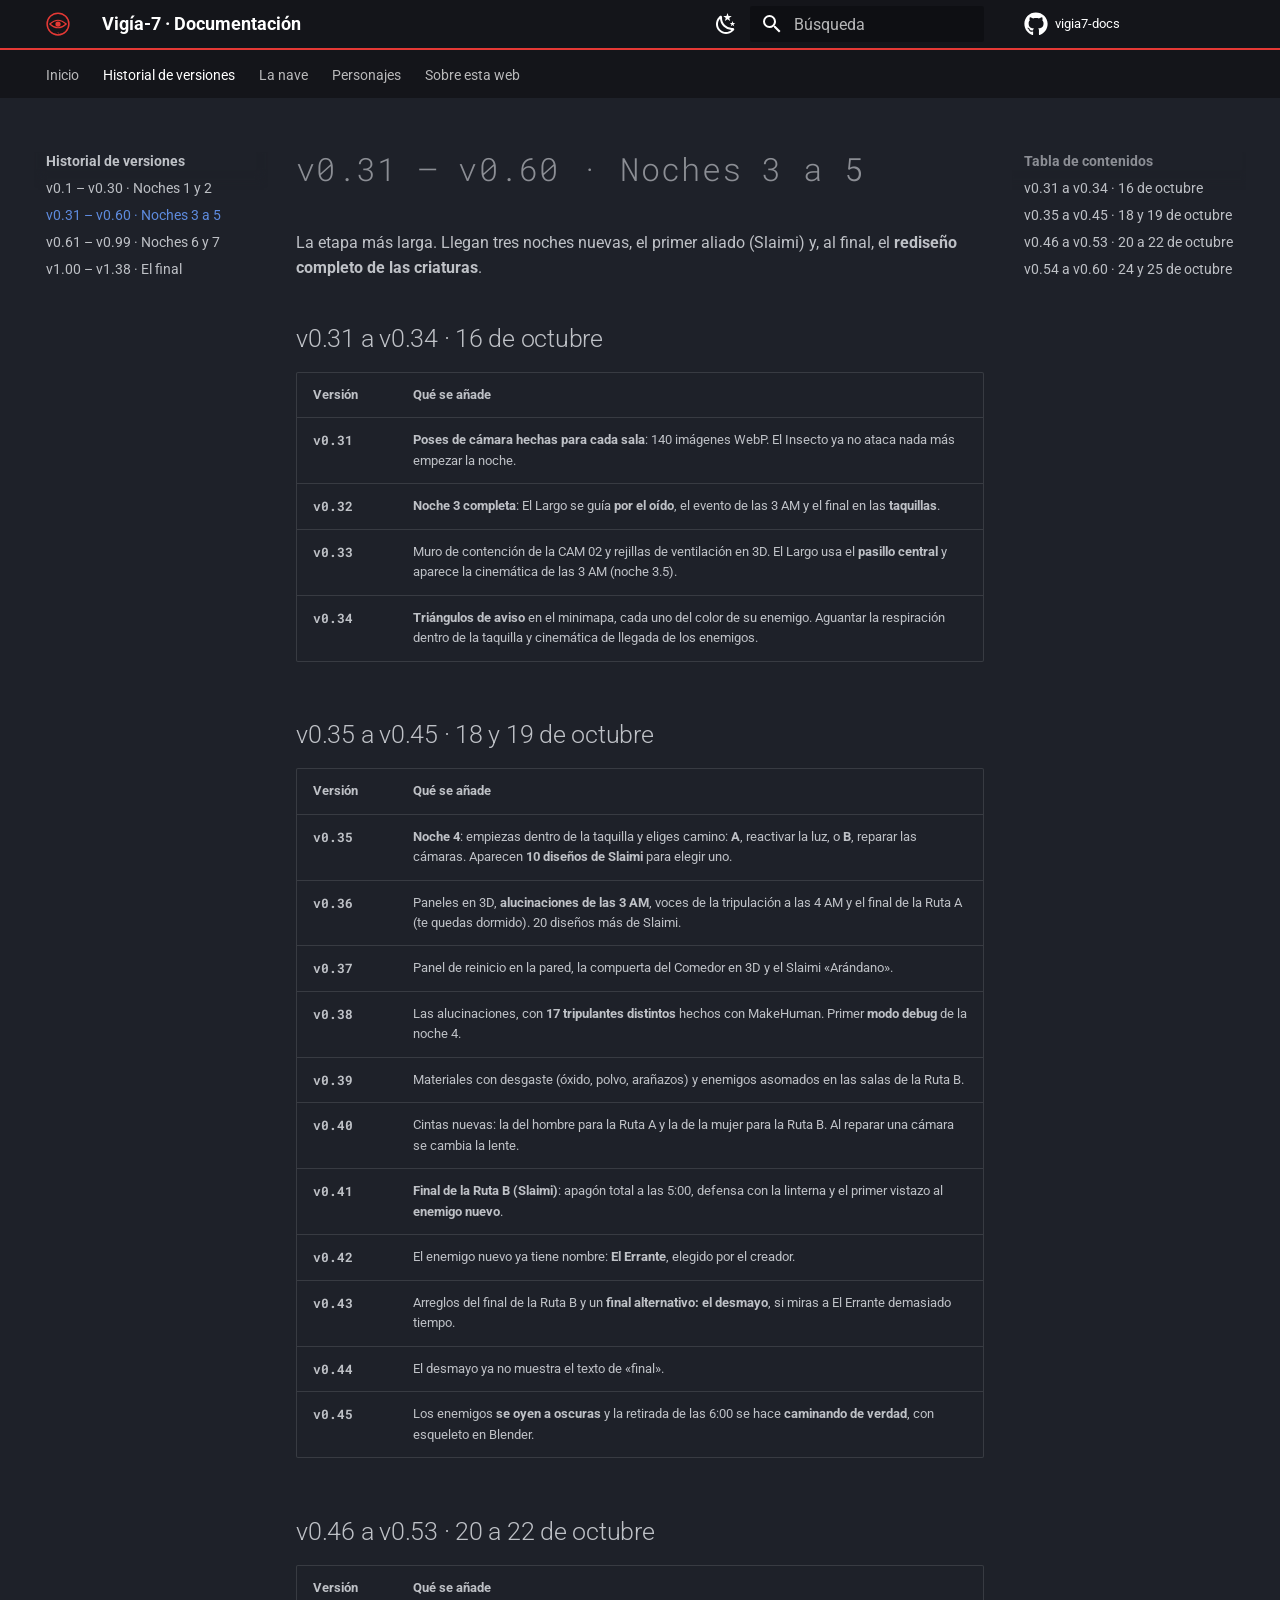
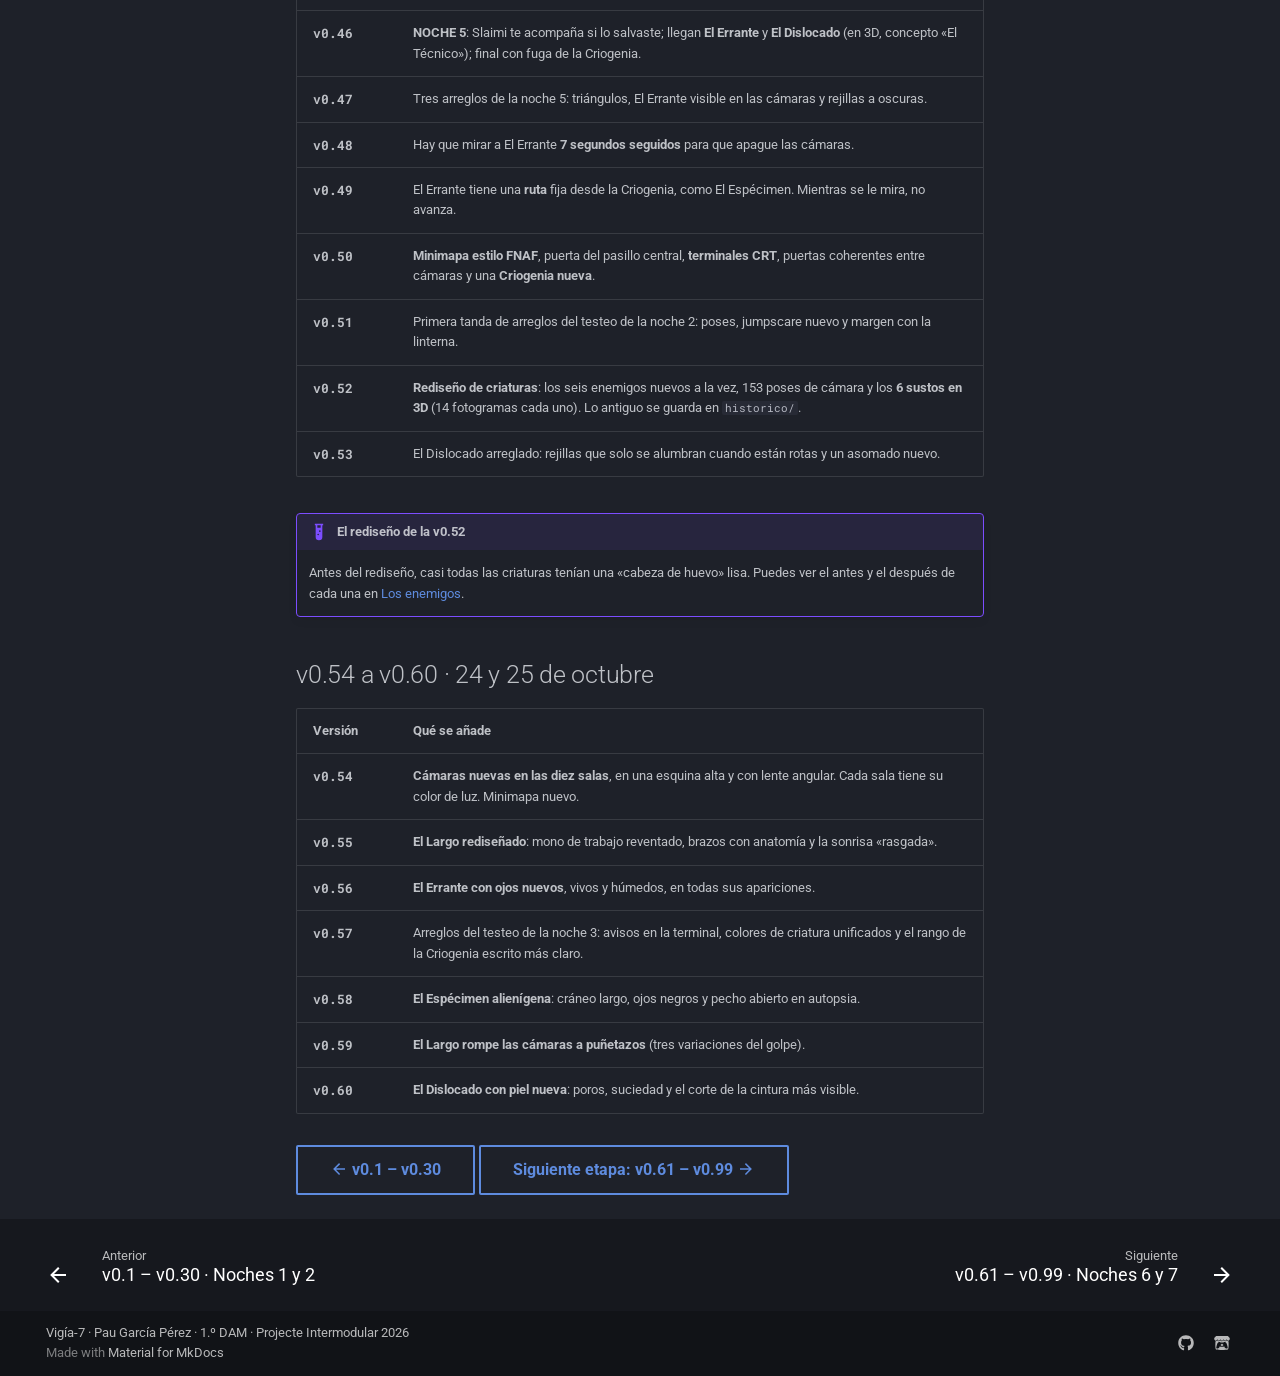
<file: historial/v0-31-a-v0-60/index.html>
<!doctype html>
<html lang="es" class="no-js">
  <head>
    
      <meta charset="utf-8">
      <meta name="viewport" content="width=device-width,initial-scale=1">
      
        <meta name="description" content="Documentación del fan game de terror Vigía-7 — historial de versiones, la oficina, las cámaras y los personajes.">
      
      
        <meta name="author" content="Pau García Pérez">
      
      
        <link rel="canonical" href="https://paugarciaperez071108-coder.github.io/vigia7-docs/historial/v0-31-a-v0-60/">
      
      
        <link rel="prev" href="../v0-1-a-v0-30/">
      
      
        <link rel="next" href="../v0-61-a-v0-99/">
      
      
        
      
      
      <link rel="icon" href="../../img/logo.svg">
      <meta name="generator" content="mkdocs-1.6.1, mkdocs-material-9.8.0">
    
    
      
        <title>v0.31 – v0.60 · Noches 3 a 5 - Vigía-7 · Documentación</title>
      
    
    
      <link rel="stylesheet" href="../../assets/stylesheets/main.57a0d79d.min.css">
      
        
        <link rel="stylesheet" href="../../assets/stylesheets/palette.fb2fffe2.min.css">
      
      


    
    
      
    
    
      
        
        
        <link rel="preconnect" href="https://fonts.gstatic.com" crossorigin>
        <link rel="stylesheet" href="https://fonts.googleapis.com/css?family=Roboto:300,300i,400,400i,700,700i%7CRoboto+Mono:400,400i,700,700i&display=fallback">
        <style>:root{--md-text-font:"Roboto";--md-code-font:"Roboto Mono"}</style>
      
    
    
      <link rel="stylesheet" href="../../css/extra.css">
    
    <script>__md_scope=new URL("../..",location),__md_hash=e=>[...e].reduce(((e,_)=>(e<<5)-e+_.charCodeAt(0)),0),__md_get=(e,_=localStorage,t=__md_scope)=>JSON.parse(_.getItem(t.pathname+"."+e)),__md_set=(e,_,t=localStorage,a=__md_scope)=>{try{t.setItem(a.pathname+"."+e,JSON.stringify(_))}catch(e){}}</script>
    
      

    
    
  </head>
  
  
    
    
      
    
    
    
    
    <body dir="ltr" data-md-color-scheme="slate" data-md-color-primary="black" data-md-color-accent="red">
  
    
    <input class="md-toggle" data-md-toggle="drawer" type="checkbox" id="__drawer" autocomplete="off">
    <input class="md-toggle" data-md-toggle="search" type="checkbox" id="__search" autocomplete="off">
    <label class="md-overlay" for="__drawer"></label>
    <div data-md-component="skip">
      
        
        <a href="#v031-v060-noches-3-a-5" class="md-skip">
          Saltar a contenido
        </a>
      
    </div>
    <div data-md-component="announce">
      
    </div>
    
    
      

<header class="md-header" data-md-component="header">
  <nav class="md-header__inner md-grid" aria-label="Cabecera">
    <a href="../.." title="Vigía-7 · Documentación" class="md-header__button md-logo" aria-label="Vigía-7 · Documentación" data-md-component="logo">
      
  <img src="../../img/logo.svg" alt="logo">

    </a>
    <label class="md-header__button md-icon" for="__drawer">
      
      <svg xmlns="http://www.w3.org/2000/svg" viewBox="0 0 24 24"><path d="M3 6h18v2H3zm0 5h18v2H3zm0 5h18v2H3z"/></svg>
    </label>
    <div class="md-header__title" data-md-component="header-title">
      <div class="md-header__ellipsis">
        <div class="md-header__topic">
          <span class="md-ellipsis">
            Vigía-7 · Documentación
          </span>
        </div>
        <div class="md-header__topic" data-md-component="header-topic">
          <span class="md-ellipsis">
            
              v0.31 – v0.60 · Noches 3 a 5
            
          </span>
        </div>
      </div>
    </div>
    
      
        <form class="md-header__option" data-md-component="palette">
  
    
    
    
    <input class="md-option" data-md-color-media="" data-md-color-scheme="slate" data-md-color-primary="black" data-md-color-accent="red"  aria-label="Cambiar a modo claro"  type="radio" name="__palette" id="__palette_0">
    
      <label class="md-header__button md-icon" title="Cambiar a modo claro" for="__palette_1" hidden>
        <svg xmlns="http://www.w3.org/2000/svg" viewBox="0 0 24 24"><path d="m17.75 4.09-2.53 1.94.91 3.06-2.63-1.81-2.63 1.81.91-3.06-2.53-1.94L12.44 4l1.06-3 1.06 3zm3.5 6.91-1.64 1.25.59 1.98-1.7-1.17-1.7 1.17.59-1.98L15.75 11l2.06-.05L18.5 9l.69 1.95zm-2.28 4.95c.83-.08 1.72 1.1 1.19 1.85-.32.45-.66.87-1.08 1.27C15.17 23 8.84 23 4.94 19.07c-3.91-3.9-3.91-10.24 0-14.14.4-.4.82-.76 1.27-1.08.75-.53 1.93.36 1.85 1.19-.27 2.86.69 5.83 2.89 8.02a9.96 9.96 0 0 0 8.02 2.89m-1.64 2.02a12.08 12.08 0 0 1-7.8-3.47c-2.17-2.19-3.33-5-3.49-7.82-2.81 3.14-2.7 7.96.31 10.98 3.02 3.01 7.84 3.12 10.98.31"/></svg>
      </label>
    
  
    
    
    
    <input class="md-option" data-md-color-media="" data-md-color-scheme="default" data-md-color-primary="blue-grey" data-md-color-accent="red"  aria-label="Cambiar a modo oscuro"  type="radio" name="__palette" id="__palette_1">
    
      <label class="md-header__button md-icon" title="Cambiar a modo oscuro" for="__palette_0" hidden>
        <svg xmlns="http://www.w3.org/2000/svg" viewBox="0 0 24 24"><path d="M12 7a5 5 0 0 1 5 5 5 5 0 0 1-5 5 5 5 0 0 1-5-5 5 5 0 0 1 5-5m0 2a3 3 0 0 0-3 3 3 3 0 0 0 3 3 3 3 0 0 0 3-3 3 3 0 0 0-3-3m0-7 2.39 3.42C13.65 5.15 12.84 5 12 5s-1.65.15-2.39.42zM3.34 7l4.16-.35A7.2 7.2 0 0 0 5.94 8.5c-.44.74-.69 1.5-.83 2.29zm.02 10 1.76-3.77a7.131 7.131 0 0 0 2.38 4.14zM20.65 7l-1.77 3.79a7.02 7.02 0 0 0-2.38-4.15zm-.01 10-4.14.36c.59-.51 1.12-1.14 1.54-1.86.42-.73.69-1.5.83-2.29zM12 22l-2.41-3.44c.74.27 1.55.44 2.41.44.82 0 1.63-.17 2.37-.44z"/></svg>
      </label>
    
  
</form>
      
    
    
      <script>var palette=__md_get("__palette");if(palette&&palette.color){if("(prefers-color-scheme)"===palette.color.media){var media=matchMedia("(prefers-color-scheme: light)"),input=document.querySelector(media.matches?"[data-md-color-media='(prefers-color-scheme: light)']":"[data-md-color-media='(prefers-color-scheme: dark)']");palette.color.media=input.getAttribute("data-md-color-media"),palette.color.scheme=input.getAttribute("data-md-color-scheme"),palette.color.primary=input.getAttribute("data-md-color-primary"),palette.color.accent=input.getAttribute("data-md-color-accent")}for(var[key,value]of Object.entries(palette.color))document.body.setAttribute("data-md-color-"+key,value)}</script>
    
    
    
      
      
        <label class="md-header__button md-icon" for="__search">
          
          <svg xmlns="http://www.w3.org/2000/svg" viewBox="0 0 24 24"><path d="M9.5 3A6.5 6.5 0 0 1 16 9.5c0 1.61-.59 3.09-1.56 4.23l.27.27h.79l5 5-1.5 1.5-5-5v-.79l-.27-.27A6.52 6.52 0 0 1 9.5 16 6.5 6.5 0 0 1 3 9.5 6.5 6.5 0 0 1 9.5 3m0 2C7 5 5 7 5 9.5S7 14 9.5 14 14 12 14 9.5 12 5 9.5 5"/></svg>
        </label>
        <div class="md-search" data-md-component="search" role="dialog">
  <label class="md-search__overlay" for="__search"></label>
  <div class="md-search__inner" role="search">
    <form class="md-search__form" name="search">
      <input type="text" class="md-search__input" name="query" aria-label="Búsqueda" placeholder="Búsqueda" autocapitalize="off" autocorrect="off" autocomplete="off" spellcheck="false" data-md-component="search-query" required>
      <label class="md-search__icon md-icon" for="__search">
        
        <svg xmlns="http://www.w3.org/2000/svg" viewBox="0 0 24 24"><path d="M9.5 3A6.5 6.5 0 0 1 16 9.5c0 1.61-.59 3.09-1.56 4.23l.27.27h.79l5 5-1.5 1.5-5-5v-.79l-.27-.27A6.52 6.52 0 0 1 9.5 16 6.5 6.5 0 0 1 3 9.5 6.5 6.5 0 0 1 9.5 3m0 2C7 5 5 7 5 9.5S7 14 9.5 14 14 12 14 9.5 12 5 9.5 5"/></svg>
        
        <svg xmlns="http://www.w3.org/2000/svg" viewBox="0 0 24 24"><path d="M20 11v2H8l5.5 5.5-1.42 1.42L4.16 12l7.92-7.92L13.5 5.5 8 11z"/></svg>
      </label>
      <nav class="md-search__options" aria-label="Buscar">
        
        <button type="reset" class="md-search__icon md-icon" title="Limpiar" aria-label="Limpiar" tabindex="-1">
          
          <svg xmlns="http://www.w3.org/2000/svg" viewBox="0 0 24 24"><path d="M19 6.41 17.59 5 12 10.59 6.41 5 5 6.41 10.59 12 5 17.59 6.41 19 12 13.41 17.59 19 19 17.59 13.41 12z"/></svg>
        </button>
      </nav>
      
        <div class="md-search__suggest" data-md-component="search-suggest"></div>
      
    </form>
    <div class="md-search__output">
      <div class="md-search__scrollwrap" tabindex="0" data-md-scrollfix>
        <div class="md-search-result" data-md-component="search-result">
          <div class="md-search-result__meta">
            Inicializando búsqueda
          </div>
          <ol class="md-search-result__list" role="presentation"></ol>
        </div>
      </div>
    </div>
  </div>
</div>
      
    
    
      <div class="md-header__source">
        <a href="https://github.com/paugarciaperez071108-coder/vigia7-docs" title="Ir al repositorio" class="md-source" data-md-component="source">
  <div class="md-source__icon md-icon">
    
    <svg xmlns="http://www.w3.org/2000/svg" viewBox="0 0 512 512"><!--! Font Awesome Free 7.1.0 by @fontawesome - https://fontawesome.com License - https://fontawesome.com/license/free (Icons: CC BY 4.0, Fonts: SIL OFL 1.1, Code: MIT License) Copyright 2025 Fonticons, Inc.--><path d="M173.9 397.4c0 2-2.3 3.6-5.2 3.6-3.3.3-5.6-1.3-5.6-3.6 0-2 2.3-3.6 5.2-3.6 3-.3 5.6 1.3 5.6 3.6m-31.1-4.5c-.7 2 1.3 4.3 4.3 4.9 2.6 1 5.6 0 6.2-2s-1.3-4.3-4.3-5.2c-2.6-.7-5.5.3-6.2 2.3m44.2-1.7c-2.9.7-4.9 2.6-4.6 4.9.3 2 2.9 3.3 5.9 2.6 2.9-.7 4.9-2.6 4.6-4.6-.3-1.9-3-3.2-5.9-2.9M252.8 8C114.1 8 8 113.3 8 252c0 110.9 69.8 205.8 169.5 239.2 12.8 2.3 17.3-5.6 17.3-12.1 0-6.2-.3-40.4-.3-61.4 0 0-70 15-84.7-29.8 0 0-11.4-29.1-27.8-36.6 0 0-22.9-15.7 1.6-15.4 0 0 24.9 2 38.6 25.8 21.9 38.6 58.6 27.5 72.9 20.9 2.3-16 8.8-27.1 16-33.7-55.9-6.2-112.3-14.3-112.3-110.5 0-27.5 7.6-41.3 23.6-58.9-2.6-6.5-11.1-33.3 2.6-67.9 20.9-6.5 69 27 69 27 20-5.6 41.5-8.5 62.8-8.5s42.8 2.9 62.8 8.5c0 0 48.1-33.6 69-27 13.7 34.7 5.2 61.4 2.6 67.9 16 17.7 25.8 31.5 25.8 58.9 0 96.5-58.9 104.2-114.8 110.5 9.2 7.9 17 22.9 17 46.4 0 33.7-.3 75.4-.3 83.6 0 6.5 4.6 14.4 17.3 12.1C436.2 457.8 504 362.9 504 252 504 113.3 391.5 8 252.8 8M105.2 352.9c-1.3 1-1 3.3.7 5.2 1.6 1.6 3.9 2.3 5.2 1 1.3-1 1-3.3-.7-5.2-1.6-1.6-3.9-2.3-5.2-1m-10.8-8.1c-.7 1.3.3 2.9 2.3 3.9 1.6 1 3.6.7 4.3-.7.7-1.3-.3-2.9-2.3-3.9-2-.6-3.6-.3-4.3.7m32.4 35.6c-1.6 1.3-1 4.3 1.3 6.2 2.3 2.3 5.2 2.6 6.5 1 1.3-1.3.7-4.3-1.3-6.2-2.2-2.3-5.2-2.6-6.5-1m-11.4-14.7c-1.6 1-1.6 3.6 0 5.9s4.3 3.3 5.6 2.3c1.6-1.3 1.6-3.9 0-6.2-1.4-2.3-4-3.3-5.6-2"/></svg>
  </div>
  <div class="md-source__repository">
    vigia7-docs
  </div>
</a>
      </div>
    
  </nav>
  
</header>
    
    <div class="md-container" data-md-component="container">
      
      
        
          
            
<nav class="md-tabs" aria-label="Pestañas" data-md-component="tabs">
  <div class="md-grid">
    <ul class="md-tabs__list">
      
        
  
  
  
  
    <li class="md-tabs__item">
      <a href="../.." class="md-tabs__link">
        
  
  
    
  
  Inicio

      </a>
    </li>
  

      
        
  
  
  
    
  
  
    
    
      <li class="md-tabs__item md-tabs__item--active">
        <a href="../" class="md-tabs__link">
          
  
  
    
  
  Historial de versiones

        </a>
      </li>
    
  

      
        
  
  
  
  
    
    
      <li class="md-tabs__item">
        <a href="../../nave/oficina/" class="md-tabs__link">
          
  
  
    
  
  La nave

        </a>
      </li>
    
  

      
        
  
  
  
  
    
    
      <li class="md-tabs__item">
        <a href="../../personajes/" class="md-tabs__link">
          
  
  
    
  
  Personajes

        </a>
      </li>
    
  

      
        
  
  
  
  
    <li class="md-tabs__item">
      <a href="../../acerca/" class="md-tabs__link">
        
  
  
    
  
  Sobre esta web

      </a>
    </li>
  

      
    </ul>
  </div>
</nav>
          
        
      
      <main class="md-main" data-md-component="main">
        <div class="md-main__inner md-grid">
          
            
              
              <div class="md-sidebar md-sidebar--primary" data-md-component="sidebar" data-md-type="navigation" >
                <div class="md-sidebar__scrollwrap">
                  <div class="md-sidebar__inner">
                    


  


<nav class="md-nav md-nav--primary md-nav--lifted" aria-label="Navegación" data-md-level="0">
  <label class="md-nav__title" for="__drawer">
    <a href="../.." title="Vigía-7 · Documentación" class="md-nav__button md-logo" aria-label="Vigía-7 · Documentación" data-md-component="logo">
      
  <img src="../../img/logo.svg" alt="logo">

    </a>
    Vigía-7 · Documentación
  </label>
  
    <div class="md-nav__source">
      <a href="https://github.com/paugarciaperez071108-coder/vigia7-docs" title="Ir al repositorio" class="md-source" data-md-component="source">
  <div class="md-source__icon md-icon">
    
    <svg xmlns="http://www.w3.org/2000/svg" viewBox="0 0 512 512"><!--! Font Awesome Free 7.1.0 by @fontawesome - https://fontawesome.com License - https://fontawesome.com/license/free (Icons: CC BY 4.0, Fonts: SIL OFL 1.1, Code: MIT License) Copyright 2025 Fonticons, Inc.--><path d="M173.9 397.4c0 2-2.3 3.6-5.2 3.6-3.3.3-5.6-1.3-5.6-3.6 0-2 2.3-3.6 5.2-3.6 3-.3 5.6 1.3 5.6 3.6m-31.1-4.5c-.7 2 1.3 4.3 4.3 4.9 2.6 1 5.6 0 6.2-2s-1.3-4.3-4.3-5.2c-2.6-.7-5.5.3-6.2 2.3m44.2-1.7c-2.9.7-4.9 2.6-4.6 4.9.3 2 2.9 3.3 5.9 2.6 2.9-.7 4.9-2.6 4.6-4.6-.3-1.9-3-3.2-5.9-2.9M252.8 8C114.1 8 8 113.3 8 252c0 110.9 69.8 205.8 169.5 239.2 12.8 2.3 17.3-5.6 17.3-12.1 0-6.2-.3-40.4-.3-61.4 0 0-70 15-84.7-29.8 0 0-11.4-29.1-27.8-36.6 0 0-22.9-15.7 1.6-15.4 0 0 24.9 2 38.6 25.8 21.9 38.6 58.6 27.5 72.9 20.9 2.3-16 8.8-27.1 16-33.7-55.9-6.2-112.3-14.3-112.3-110.5 0-27.5 7.6-41.3 23.6-58.9-2.6-6.5-11.1-33.3 2.6-67.9 20.9-6.5 69 27 69 27 20-5.6 41.5-8.5 62.8-8.5s42.8 2.9 62.8 8.5c0 0 48.1-33.6 69-27 13.7 34.7 5.2 61.4 2.6 67.9 16 17.7 25.8 31.5 25.8 58.9 0 96.5-58.9 104.2-114.8 110.5 9.2 7.9 17 22.9 17 46.4 0 33.7-.3 75.4-.3 83.6 0 6.5 4.6 14.4 17.3 12.1C436.2 457.8 504 362.9 504 252 504 113.3 391.5 8 252.8 8M105.2 352.9c-1.3 1-1 3.3.7 5.2 1.6 1.6 3.9 2.3 5.2 1 1.3-1 1-3.3-.7-5.2-1.6-1.6-3.9-2.3-5.2-1m-10.8-8.1c-.7 1.3.3 2.9 2.3 3.9 1.6 1 3.6.7 4.3-.7.7-1.3-.3-2.9-2.3-3.9-2-.6-3.6-.3-4.3.7m32.4 35.6c-1.6 1.3-1 4.3 1.3 6.2 2.3 2.3 5.2 2.6 6.5 1 1.3-1.3.7-4.3-1.3-6.2-2.2-2.3-5.2-2.6-6.5-1m-11.4-14.7c-1.6 1-1.6 3.6 0 5.9s4.3 3.3 5.6 2.3c1.6-1.3 1.6-3.9 0-6.2-1.4-2.3-4-3.3-5.6-2"/></svg>
  </div>
  <div class="md-source__repository">
    vigia7-docs
  </div>
</a>
    </div>
  
  <ul class="md-nav__list" data-md-scrollfix>
    
      
      
  
  
  
  
    <li class="md-nav__item">
      <a href="../.." class="md-nav__link">
        
  
  
  <span class="md-ellipsis">
    
  
    Inicio
  

    
  </span>
  
  

      </a>
    </li>
  

    
      
      
  
  
    
  
  
  
    
    
      
        
          
        
      
        
      
        
      
        
      
        
      
    
    
    
      
        
        
      
      
        
      
    
    
    <li class="md-nav__item md-nav__item--active md-nav__item--section md-nav__item--nested">
      
        
        
        <input class="md-nav__toggle md-toggle " type="checkbox" id="__nav_2" checked>
        
          
          <div class="md-nav__link md-nav__container">
            <a href="../" class="md-nav__link ">
              
  
  
  <span class="md-ellipsis">
    
  
    Historial de versiones
  

    
  </span>
  
  

            </a>
            
              
              <label class="md-nav__link " for="__nav_2" id="__nav_2_label" tabindex="">
                <span class="md-nav__icon md-icon"></span>
              </label>
            
          </div>
        
        <nav class="md-nav" data-md-level="1" aria-labelledby="__nav_2_label" aria-expanded="true">
          <label class="md-nav__title" for="__nav_2">
            <span class="md-nav__icon md-icon"></span>
            
  
    Historial de versiones
  

          </label>
          <ul class="md-nav__list" data-md-scrollfix>
            
              
            
              
                
  
  
  
  
    <li class="md-nav__item">
      <a href="../v0-1-a-v0-30/" class="md-nav__link">
        
  
  
  <span class="md-ellipsis">
    
  
    v0.1 – v0.30 · Noches 1 y 2
  

    
  </span>
  
  

      </a>
    </li>
  

              
            
              
                
  
  
    
  
  
  
    <li class="md-nav__item md-nav__item--active">
      
      <input class="md-nav__toggle md-toggle" type="checkbox" id="__toc">
      
      
        
      
      
        <label class="md-nav__link md-nav__link--active" for="__toc">
          
  
  
  <span class="md-ellipsis">
    
  
    v0.31 – v0.60 · Noches 3 a 5
  

    
  </span>
  
  

          <span class="md-nav__icon md-icon"></span>
        </label>
      
      <a href="./" class="md-nav__link md-nav__link--active">
        
  
  
  <span class="md-ellipsis">
    
  
    v0.31 – v0.60 · Noches 3 a 5
  

    
  </span>
  
  

      </a>
      
        

<nav class="md-nav md-nav--secondary" aria-label="Tabla de contenidos">
  
  
  
    
  
  
    <label class="md-nav__title" for="__toc">
      <span class="md-nav__icon md-icon"></span>
      Tabla de contenidos
    </label>
    <ul class="md-nav__list" data-md-component="toc" data-md-scrollfix>
      
        <li class="md-nav__item">
  <a href="#v031-a-v034-16-de-octubre" class="md-nav__link">
    <span class="md-ellipsis">
      
        v0.31 a v0.34 · 16 de octubre
      
    </span>
  </a>
  
</li>
      
        <li class="md-nav__item">
  <a href="#v035-a-v045-18-y-19-de-octubre" class="md-nav__link">
    <span class="md-ellipsis">
      
        v0.35 a v0.45 · 18 y 19 de octubre
      
    </span>
  </a>
  
</li>
      
        <li class="md-nav__item">
  <a href="#v046-a-v053-20-a-22-de-octubre" class="md-nav__link">
    <span class="md-ellipsis">
      
        v0.46 a v0.53 · 20 a 22 de octubre
      
    </span>
  </a>
  
</li>
      
        <li class="md-nav__item">
  <a href="#v054-a-v060-24-y-25-de-octubre" class="md-nav__link">
    <span class="md-ellipsis">
      
        v0.54 a v0.60 · 24 y 25 de octubre
      
    </span>
  </a>
  
</li>
      
    </ul>
  
</nav>
      
    </li>
  

              
            
              
                
  
  
  
  
    <li class="md-nav__item">
      <a href="../v0-61-a-v0-99/" class="md-nav__link">
        
  
  
  <span class="md-ellipsis">
    
  
    v0.61 – v0.99 · Noches 6 y 7
  

    
  </span>
  
  

      </a>
    </li>
  

              
            
              
                
  
  
  
  
    <li class="md-nav__item">
      <a href="../v1-00-a-v1-38/" class="md-nav__link">
        
  
  
  <span class="md-ellipsis">
    
  
    v1.00 – v1.38 · El final
  

    
  </span>
  
  

      </a>
    </li>
  

              
            
          </ul>
        </nav>
      
    </li>
  

    
      
      
  
  
  
  
    
    
      
        
      
        
      
        
      
    
    
    
      
      
        
      
    
    
    <li class="md-nav__item md-nav__item--nested">
      
        
        
        <input class="md-nav__toggle md-toggle " type="checkbox" id="__nav_3" >
        
          
          <label class="md-nav__link" for="__nav_3" id="__nav_3_label" tabindex="0">
            
  
  
  <span class="md-ellipsis">
    
  
    La nave
  

    
  </span>
  
  

            <span class="md-nav__icon md-icon"></span>
          </label>
        
        <nav class="md-nav" data-md-level="1" aria-labelledby="__nav_3_label" aria-expanded="false">
          <label class="md-nav__title" for="__nav_3">
            <span class="md-nav__icon md-icon"></span>
            
  
    La nave
  

          </label>
          <ul class="md-nav__list" data-md-scrollfix>
            
              
                
  
  
  
  
    <li class="md-nav__item">
      <a href="../../nave/oficina/" class="md-nav__link">
        
  
  
  <span class="md-ellipsis">
    
  
    La oficina
  

    
  </span>
  
  

      </a>
    </li>
  

              
            
              
                
  
  
  
  
    <li class="md-nav__item">
      <a href="../../nave/camaras/" class="md-nav__link">
        
  
  
  <span class="md-ellipsis">
    
  
    Las cámaras
  

    
  </span>
  
  

      </a>
    </li>
  

              
            
              
                
  
  
  
  
    <li class="md-nav__item">
      <a href="../../nave/final/" class="md-nav__link">
        
  
  
  <span class="md-ellipsis">
    
  
    El final
  

    
  </span>
  
  

      </a>
    </li>
  

              
            
          </ul>
        </nav>
      
    </li>
  

    
      
      
  
  
  
  
    
    
      
        
          
        
      
        
      
        
      
        
      
    
    
    
      
      
        
      
    
    
    <li class="md-nav__item md-nav__item--nested">
      
        
        
        <input class="md-nav__toggle md-toggle " type="checkbox" id="__nav_4" >
        
          
          <div class="md-nav__link md-nav__container">
            <a href="../../personajes/" class="md-nav__link ">
              
  
  
  <span class="md-ellipsis">
    
  
    Personajes
  

    
  </span>
  
  

            </a>
            
              
              <label class="md-nav__link " for="__nav_4" id="__nav_4_label" tabindex="0">
                <span class="md-nav__icon md-icon"></span>
              </label>
            
          </div>
        
        <nav class="md-nav" data-md-level="1" aria-labelledby="__nav_4_label" aria-expanded="false">
          <label class="md-nav__title" for="__nav_4">
            <span class="md-nav__icon md-icon"></span>
            
  
    Personajes
  

          </label>
          <ul class="md-nav__list" data-md-scrollfix>
            
              
            
              
                
  
  
  
  
    <li class="md-nav__item">
      <a href="../../personajes/enemigos/" class="md-nav__link">
        
  
  
  <span class="md-ellipsis">
    
  
    Los enemigos
  

    
  </span>
  
  

      </a>
    </li>
  

              
            
              
                
  
  
  
  
    <li class="md-nav__item">
      <a href="../../personajes/aberracion/" class="md-nav__link">
        
  
  
  <span class="md-ellipsis">
    
  
    La Aberración
  

    
  </span>
  
  

      </a>
    </li>
  

              
            
              
                
  
  
  
  
    <li class="md-nav__item">
      <a href="../../personajes/slaimi-y-humanos/" class="md-nav__link">
        
  
  
  <span class="md-ellipsis">
    
  
    Slaimi y los humanos
  

    
  </span>
  
  

      </a>
    </li>
  

              
            
          </ul>
        </nav>
      
    </li>
  

    
      
      
  
  
  
  
    <li class="md-nav__item">
      <a href="../../acerca/" class="md-nav__link">
        
  
  
  <span class="md-ellipsis">
    
  
    Sobre esta web
  

    
  </span>
  
  

      </a>
    </li>
  

    
  </ul>
</nav>
                  </div>
                </div>
              </div>
            
            
              
              <div class="md-sidebar md-sidebar--secondary" data-md-component="sidebar" data-md-type="toc" >
                <div class="md-sidebar__scrollwrap">
                  <div class="md-sidebar__inner">
                    

<nav class="md-nav md-nav--secondary" aria-label="Tabla de contenidos">
  
  
  
    
  
  
    <label class="md-nav__title" for="__toc">
      <span class="md-nav__icon md-icon"></span>
      Tabla de contenidos
    </label>
    <ul class="md-nav__list" data-md-component="toc" data-md-scrollfix>
      
        <li class="md-nav__item">
  <a href="#v031-a-v034-16-de-octubre" class="md-nav__link">
    <span class="md-ellipsis">
      
        v0.31 a v0.34 · 16 de octubre
      
    </span>
  </a>
  
</li>
      
        <li class="md-nav__item">
  <a href="#v035-a-v045-18-y-19-de-octubre" class="md-nav__link">
    <span class="md-ellipsis">
      
        v0.35 a v0.45 · 18 y 19 de octubre
      
    </span>
  </a>
  
</li>
      
        <li class="md-nav__item">
  <a href="#v046-a-v053-20-a-22-de-octubre" class="md-nav__link">
    <span class="md-ellipsis">
      
        v0.46 a v0.53 · 20 a 22 de octubre
      
    </span>
  </a>
  
</li>
      
        <li class="md-nav__item">
  <a href="#v054-a-v060-24-y-25-de-octubre" class="md-nav__link">
    <span class="md-ellipsis">
      
        v0.54 a v0.60 · 24 y 25 de octubre
      
    </span>
  </a>
  
</li>
      
    </ul>
  
</nav>
                  </div>
                </div>
              </div>
            
          
          
            <div class="md-content" data-md-component="content">
              
              <article class="md-content__inner md-typeset">
                
                  


  
  


<h1 id="v031-v060-noches-3-a-5">v0.31 – v0.60 · Noches 3 a 5<a class="headerlink" href="#v031-v060-noches-3-a-5" title="Permanent link">&para;</a></h1>
<p>La etapa más larga. Llegan tres noches nuevas, el primer aliado (Slaimi) y, al final, el <strong>rediseño completo de las criaturas</strong>.</p>
<h2 id="v031-a-v034-16-de-octubre">v0.31 a v0.34 · 16 de octubre<a class="headerlink" href="#v031-a-v034-16-de-octubre" title="Permanent link">&para;</a></h2>
<table>
<thead>
<tr>
<th>Versión</th>
<th>Qué se añade</th>
</tr>
</thead>
<tbody>
<tr>
<td><strong>v0.31</strong></td>
<td><strong>Poses de cámara hechas para cada sala</strong>: 140 imágenes WebP. El Insecto ya no ataca nada más empezar la noche.</td>
</tr>
<tr>
<td><strong>v0.32</strong></td>
<td><strong>Noche 3 completa</strong>: El Largo se guía <strong>por el oído</strong>, el evento de las 3 AM y el final en las <strong>taquillas</strong>.</td>
</tr>
<tr>
<td><strong>v0.33</strong></td>
<td>Muro de contención de la CAM 02 y rejillas de ventilación en 3D. El Largo usa el <strong>pasillo central</strong> y aparece la cinemática de las 3 AM (noche 3.5).</td>
</tr>
<tr>
<td><strong>v0.34</strong></td>
<td><strong>Triángulos de aviso</strong> en el minimapa, cada uno del color de su enemigo. Aguantar la respiración dentro de la taquilla y cinemática de llegada de los enemigos.</td>
</tr>
</tbody>
</table>
<h2 id="v035-a-v045-18-y-19-de-octubre">v0.35 a v0.45 · 18 y 19 de octubre<a class="headerlink" href="#v035-a-v045-18-y-19-de-octubre" title="Permanent link">&para;</a></h2>
<table>
<thead>
<tr>
<th>Versión</th>
<th>Qué se añade</th>
</tr>
</thead>
<tbody>
<tr>
<td><strong>v0.35</strong></td>
<td><strong>Noche 4</strong>: empiezas dentro de la taquilla y eliges camino: <strong>A</strong>, reactivar la luz, o <strong>B</strong>, reparar las cámaras. Aparecen <strong>10 diseños de Slaimi</strong> para elegir uno.</td>
</tr>
<tr>
<td><strong>v0.36</strong></td>
<td>Paneles en 3D, <strong>alucinaciones de las 3 AM</strong>, voces de la tripulación a las 4 AM y el final de la Ruta A (te quedas dormido). 20 diseños más de Slaimi.</td>
</tr>
<tr>
<td><strong>v0.37</strong></td>
<td>Panel de reinicio en la pared, la compuerta del Comedor en 3D y el Slaimi «Arándano».</td>
</tr>
<tr>
<td><strong>v0.38</strong></td>
<td>Las alucinaciones, con <strong>17 tripulantes distintos</strong> hechos con MakeHuman. Primer <strong>modo debug</strong> de la noche 4.</td>
</tr>
<tr>
<td><strong>v0.39</strong></td>
<td>Materiales con desgaste (óxido, polvo, arañazos) y enemigos asomados en las salas de la Ruta B.</td>
</tr>
<tr>
<td><strong>v0.40</strong></td>
<td>Cintas nuevas: la del hombre para la Ruta A y la de la mujer para la Ruta B. Al reparar una cámara se cambia la lente.</td>
</tr>
<tr>
<td><strong>v0.41</strong></td>
<td><strong>Final de la Ruta B (Slaimi)</strong>: apagón total a las 5:00, defensa con la linterna y el primer vistazo al <strong>enemigo nuevo</strong>.</td>
</tr>
<tr>
<td><strong>v0.42</strong></td>
<td>El enemigo nuevo ya tiene nombre: <strong>El Errante</strong>, elegido por el creador.</td>
</tr>
<tr>
<td><strong>v0.43</strong></td>
<td>Arreglos del final de la Ruta B y un <strong>final alternativo: el desmayo</strong>, si miras a El Errante demasiado tiempo.</td>
</tr>
<tr>
<td><strong>v0.44</strong></td>
<td>El desmayo ya no muestra el texto de «final».</td>
</tr>
<tr>
<td><strong>v0.45</strong></td>
<td>Los enemigos <strong>se oyen a oscuras</strong> y la retirada de las 6:00 se hace <strong>caminando de verdad</strong>, con esqueleto en Blender.</td>
</tr>
</tbody>
</table>
<h2 id="v046-a-v053-20-a-22-de-octubre">v0.46 a v0.53 · 20 a 22 de octubre<a class="headerlink" href="#v046-a-v053-20-a-22-de-octubre" title="Permanent link">&para;</a></h2>
<table>
<thead>
<tr>
<th>Versión</th>
<th>Qué se añade</th>
</tr>
</thead>
<tbody>
<tr>
<td><strong>v0.46</strong></td>
<td><strong>NOCHE 5</strong>: Slaimi te acompaña si lo salvaste; llegan <strong>El Errante</strong> y <strong>El Dislocado</strong> (en 3D, concepto «El Técnico»); final con fuga de la Criogenia.</td>
</tr>
<tr>
<td><strong>v0.47</strong></td>
<td>Tres arreglos de la noche 5: triángulos, El Errante visible en las cámaras y rejillas a oscuras.</td>
</tr>
<tr>
<td><strong>v0.48</strong></td>
<td>Hay que mirar a El Errante <strong>7 segundos seguidos</strong> para que apague las cámaras.</td>
</tr>
<tr>
<td><strong>v0.49</strong></td>
<td>El Errante tiene una <strong>ruta</strong> fija desde la Criogenia, como El Espécimen. Mientras se le mira, no avanza.</td>
</tr>
<tr>
<td><strong>v0.50</strong></td>
<td><strong>Minimapa estilo FNAF</strong>, puerta del pasillo central, <strong>terminales CRT</strong>, puertas coherentes entre cámaras y una <strong>Criogenia nueva</strong>.</td>
</tr>
<tr>
<td><strong>v0.51</strong></td>
<td>Primera tanda de arreglos del testeo de la noche 2: poses, jumpscare nuevo y margen con la linterna.</td>
</tr>
<tr>
<td><strong>v0.52</strong></td>
<td><strong>Rediseño de criaturas</strong>: los seis enemigos nuevos a la vez, 153 poses de cámara y los <strong>6 sustos en 3D</strong> (14 fotogramas cada uno). Lo antiguo se guarda en <code>historico/</code>.</td>
</tr>
<tr>
<td><strong>v0.53</strong></td>
<td>El Dislocado arreglado: rejillas que solo se alumbran cuando están rotas y un asomado nuevo.</td>
</tr>
</tbody>
</table>
<div class="admonition example">
<p class="admonition-title">El rediseño de la v0.52</p>
<p>Antes del rediseño, casi todas las criaturas tenían una «cabeza de huevo» lisa. Puedes ver el antes y el después de cada una en <a href="../../personajes/enemigos/">Los enemigos</a>.</p>
</div>
<h2 id="v054-a-v060-24-y-25-de-octubre">v0.54 a v0.60 · 24 y 25 de octubre<a class="headerlink" href="#v054-a-v060-24-y-25-de-octubre" title="Permanent link">&para;</a></h2>
<table>
<thead>
<tr>
<th>Versión</th>
<th>Qué se añade</th>
</tr>
</thead>
<tbody>
<tr>
<td><strong>v0.54</strong></td>
<td><strong>Cámaras nuevas en las diez salas</strong>, en una esquina alta y con lente angular. Cada sala tiene su color de luz. Minimapa nuevo.</td>
</tr>
<tr>
<td><strong>v0.55</strong></td>
<td><strong>El Largo rediseñado</strong>: mono de trabajo reventado, brazos con anatomía y la sonrisa «rasgada».</td>
</tr>
<tr>
<td><strong>v0.56</strong></td>
<td><strong>El Errante con ojos nuevos</strong>, vivos y húmedos, en todas sus apariciones.</td>
</tr>
<tr>
<td><strong>v0.57</strong></td>
<td>Arreglos del testeo de la noche 3: avisos en la terminal, colores de criatura unificados y el rango de la Criogenia escrito más claro.</td>
</tr>
<tr>
<td><strong>v0.58</strong></td>
<td><strong>El Espécimen alienígena</strong>: cráneo largo, ojos negros y pecho abierto en autopsia.</td>
</tr>
<tr>
<td><strong>v0.59</strong></td>
<td><strong>El Largo rompe las cámaras a puñetazos</strong> (tres variaciones del golpe).</td>
</tr>
<tr>
<td><strong>v0.60</strong></td>
<td><strong>El Dislocado con piel nueva</strong>: poros, suciedad y el corte de la cintura más visible.</td>
</tr>
</tbody>
</table>
<p><a class="md-button" href="../v0-1-a-v0-30/"><span class="twemoji"><svg xmlns="http://www.w3.org/2000/svg" viewBox="0 0 24 24"><path d="M20 11v2H8l5.5 5.5-1.42 1.42L4.16 12l7.92-7.92L13.5 5.5 8 11z"/></svg></span> v0.1 – v0.30</a> <a class="md-button" href="../v0-61-a-v0-99/">Siguiente etapa: v0.61 – v0.99 <span class="twemoji"><svg xmlns="http://www.w3.org/2000/svg" viewBox="0 0 24 24"><path d="M4 11v2h12l-5.5 5.5 1.42 1.42L19.84 12l-7.92-7.92L10.5 5.5 16 11z"/></svg></span></a></p>












                
              </article>
            </div>
          
          
  <script>var tabs=__md_get("__tabs");if(Array.isArray(tabs))e:for(var set of document.querySelectorAll(".tabbed-set")){var labels=set.querySelector(".tabbed-labels");for(var tab of tabs)for(var label of labels.getElementsByTagName("label"))if(label.innerText.trim()===tab){var input=document.getElementById(label.htmlFor);input.checked=!0;continue e}}</script>

<script>var target=document.getElementById(location.hash.slice(1));target&&target.name&&(target.checked=target.name.startsWith("__tabbed_"))</script>
        </div>
        
          <button type="button" class="md-top md-icon" data-md-component="top" hidden>
  
  <svg xmlns="http://www.w3.org/2000/svg" viewBox="0 0 24 24"><path d="M13 20h-2V8l-5.5 5.5-1.42-1.42L12 4.16l7.92 7.92-1.42 1.42L13 8z"/></svg>
  Volver al principio
</button>
        
      </main>
      
        <footer class="md-footer">
  
    
      
      <nav class="md-footer__inner md-grid" aria-label="Pie" >
        
          
          <a href="../v0-1-a-v0-30/" class="md-footer__link md-footer__link--prev" aria-label="Anterior: v0.1 – v0.30 · Noches 1 y 2">
            <div class="md-footer__button md-icon">
              
              <svg xmlns="http://www.w3.org/2000/svg" viewBox="0 0 24 24"><path d="M20 11v2H8l5.5 5.5-1.42 1.42L4.16 12l7.92-7.92L13.5 5.5 8 11z"/></svg>
            </div>
            <div class="md-footer__title">
              <span class="md-footer__direction">
                Anterior
              </span>
              <div class="md-ellipsis">
                v0.1 – v0.30 · Noches 1 y 2
              </div>
            </div>
          </a>
        
        
          
          <a href="../v0-61-a-v0-99/" class="md-footer__link md-footer__link--next" aria-label="Siguiente: v0.61 – v0.99 · Noches 6 y 7">
            <div class="md-footer__title">
              <span class="md-footer__direction">
                Siguiente
              </span>
              <div class="md-ellipsis">
                v0.61 – v0.99 · Noches 6 y 7
              </div>
            </div>
            <div class="md-footer__button md-icon">
              
              <svg xmlns="http://www.w3.org/2000/svg" viewBox="0 0 24 24"><path d="M4 11v2h12l-5.5 5.5 1.42 1.42L19.84 12l-7.92-7.92L10.5 5.5 16 11z"/></svg>
            </div>
          </a>
        
      </nav>
    
  
  <div class="md-footer-meta md-typeset">
    <div class="md-footer-meta__inner md-grid">
      <div class="md-copyright">
  
    <div class="md-copyright__highlight">
      Vigía-7 · Pau García Pérez · 1.º DAM · Projecte Intermodular 2026
    </div>
  
  
    Made with
    <a href="https://squidfunk.github.io/mkdocs-material/" target="_blank" rel="noopener">
      Material for MkDocs
    </a>
  
</div>
      
        
<div class="md-social">
  
    
    
    
    
    <a href="https://github.com/paugarciaperez071108-coder" target="_blank" rel="noopener" title="GitHub" class="md-social__link">
      <svg xmlns="http://www.w3.org/2000/svg" viewBox="0 0 512 512"><!--! Font Awesome Free 7.1.0 by @fontawesome - https://fontawesome.com License - https://fontawesome.com/license/free (Icons: CC BY 4.0, Fonts: SIL OFL 1.1, Code: MIT License) Copyright 2025 Fonticons, Inc.--><path d="M173.9 397.4c0 2-2.3 3.6-5.2 3.6-3.3.3-5.6-1.3-5.6-3.6 0-2 2.3-3.6 5.2-3.6 3-.3 5.6 1.3 5.6 3.6m-31.1-4.5c-.7 2 1.3 4.3 4.3 4.9 2.6 1 5.6 0 6.2-2s-1.3-4.3-4.3-5.2c-2.6-.7-5.5.3-6.2 2.3m44.2-1.7c-2.9.7-4.9 2.6-4.6 4.9.3 2 2.9 3.3 5.9 2.6 2.9-.7 4.9-2.6 4.6-4.6-.3-1.9-3-3.2-5.9-2.9M252.8 8C114.1 8 8 113.3 8 252c0 110.9 69.8 205.8 169.5 239.2 12.8 2.3 17.3-5.6 17.3-12.1 0-6.2-.3-40.4-.3-61.4 0 0-70 15-84.7-29.8 0 0-11.4-29.1-27.8-36.6 0 0-22.9-15.7 1.6-15.4 0 0 24.9 2 38.6 25.8 21.9 38.6 58.6 27.5 72.9 20.9 2.3-16 8.8-27.1 16-33.7-55.9-6.2-112.3-14.3-112.3-110.5 0-27.5 7.6-41.3 23.6-58.9-2.6-6.5-11.1-33.3 2.6-67.9 20.9-6.5 69 27 69 27 20-5.6 41.5-8.5 62.8-8.5s42.8 2.9 62.8 8.5c0 0 48.1-33.6 69-27 13.7 34.7 5.2 61.4 2.6 67.9 16 17.7 25.8 31.5 25.8 58.9 0 96.5-58.9 104.2-114.8 110.5 9.2 7.9 17 22.9 17 46.4 0 33.7-.3 75.4-.3 83.6 0 6.5 4.6 14.4 17.3 12.1C436.2 457.8 504 362.9 504 252 504 113.3 391.5 8 252.8 8M105.2 352.9c-1.3 1-1 3.3.7 5.2 1.6 1.6 3.9 2.3 5.2 1 1.3-1 1-3.3-.7-5.2-1.6-1.6-3.9-2.3-5.2-1m-10.8-8.1c-.7 1.3.3 2.9 2.3 3.9 1.6 1 3.6.7 4.3-.7.7-1.3-.3-2.9-2.3-3.9-2-.6-3.6-.3-4.3.7m32.4 35.6c-1.6 1.3-1 4.3 1.3 6.2 2.3 2.3 5.2 2.6 6.5 1 1.3-1.3.7-4.3-1.3-6.2-2.2-2.3-5.2-2.6-6.5-1m-11.4-14.7c-1.6 1-1.6 3.6 0 5.9s4.3 3.3 5.6 2.3c1.6-1.3 1.6-3.9 0-6.2-1.4-2.3-4-3.3-5.6-2"/></svg>
    </a>
  
    
    
    
    
    <a href="https://pawerestudios-coder.itch.io/vigia-7" target="_blank" rel="noopener" title="Vigía-7 en itch.io" class="md-social__link">
      <svg xmlns="http://www.w3.org/2000/svg" viewBox="0 0 512 512"><!--! Font Awesome Free 7.1.0 by @fontawesome - https://fontawesome.com License - https://fontawesome.com/license/free (Icons: CC BY 4.0, Fonts: SIL OFL 1.1, Code: MIT License) Copyright 2025 Fonticons, Inc.--><path d="M71.9 34.8C50.2 47.7 7.4 96.8 7 109.7V131c0 27.1 25.3 50.8 48.2 50.8 27.6 0 50.5-22.8 50.5-50 0 27.1 22.2 50 49.8 50s49-22.8 49-50c0 27.1 23.6 50 51.2 50h.5c27.6 0 51.2-22.8 51.2-50 0 27.1 21.5 50 49 50s49.8-22.8 49.8-50c0 27.1 23 50 50.5 50 23 0 48.3-23.8 48.3-50.8v-21.3c-.4-12.9-43.2-62.1-64.9-75-67.4-2.3-114.2-2.7-184-2.7s-165 1.1-184.2 2.8m132.3 134.4c-22 38.4-77.9 38.7-99.8.2-13.2 23.1-43.2 32.1-56 27.7-3.9 40.2-13.7 237.1 17.7 269.2 80 18.7 302.1 18.1 379.8 0 31.6-32.3 21.3-232 17.7-269.2-12.9 4.4-42.9-4.6-56-27.7-22 38.5-77.8 38.1-99.8-.2-7.1 12.5-23 28.9-51.8 28.9-10.4.3-20.8-2.2-29.9-7.3s-16.7-12.6-21.9-21.6M162.6 223c16.5 0 31.1 0 49.2 19.8 29.3-3 58.9-3 88.2 0 18.2-19.7 32.8-19.7 49.2-19.7 52.3 0 65.2 77.5 83.9 144.4 17.3 62.2-5.5 63.7-34 63.7-42.1-1.6-65.5-32.2-65.5-62.8-39.3 6.4-101.9 8.8-155.6 0 0 30.6-23.3 61.2-65.5 62.8-28.4-.1-51.2-1.6-33.9-63.7 18.7-67 31.6-144.4 83.9-144.4v-.1zm93.4 47.8s-44.4 40.8-52.4 55.2l29-1.2v25.3c0 1.5 21.3.2 23.3.2 11.6.5 23.3 1 23.3-.2v-25.3l29 1.2c-8-14.5-52.4-55.2-52.4-55.2h.1z"/></svg>
    </a>
  
</div>
      
    </div>
  </div>
</footer>
      
    </div>
    <div class="md-dialog" data-md-component="dialog">
      <div class="md-dialog__inner md-typeset"></div>
    </div>
    
    
    
      
      
      <script id="__config" type="application/json">{"annotate": null, "base": "../..", "features": ["navigation.tabs", "navigation.sections", "navigation.top", "navigation.footer", "navigation.indexes", "toc.follow", "search.highlight", "search.suggest", "content.code.copy", "content.tabs.link"], "search": "../../assets/javascripts/workers/search.a7633da7.min.js", "tags": null, "translations": {"clipboard.copied": "Copiado al portapapeles", "clipboard.copy": "Copiar al portapapeles", "search.result.more.one": "1 m\u00e1s en esta p\u00e1gina", "search.result.more.other": "# m\u00e1s en esta p\u00e1gina", "search.result.none": "No se encontraron documentos", "search.result.one": "1 documento encontrado", "search.result.other": "# documentos encontrados", "search.result.placeholder": "Teclee para comenzar b\u00fasqueda", "search.result.term.missing": "Falta", "select.version": "Seleccionar versi\u00f3n"}, "version": null}</script>
    
    
      <script src="../../assets/javascripts/bundle.c21346df.min.js"></script>
      
    
  </body>
</html>
</file>
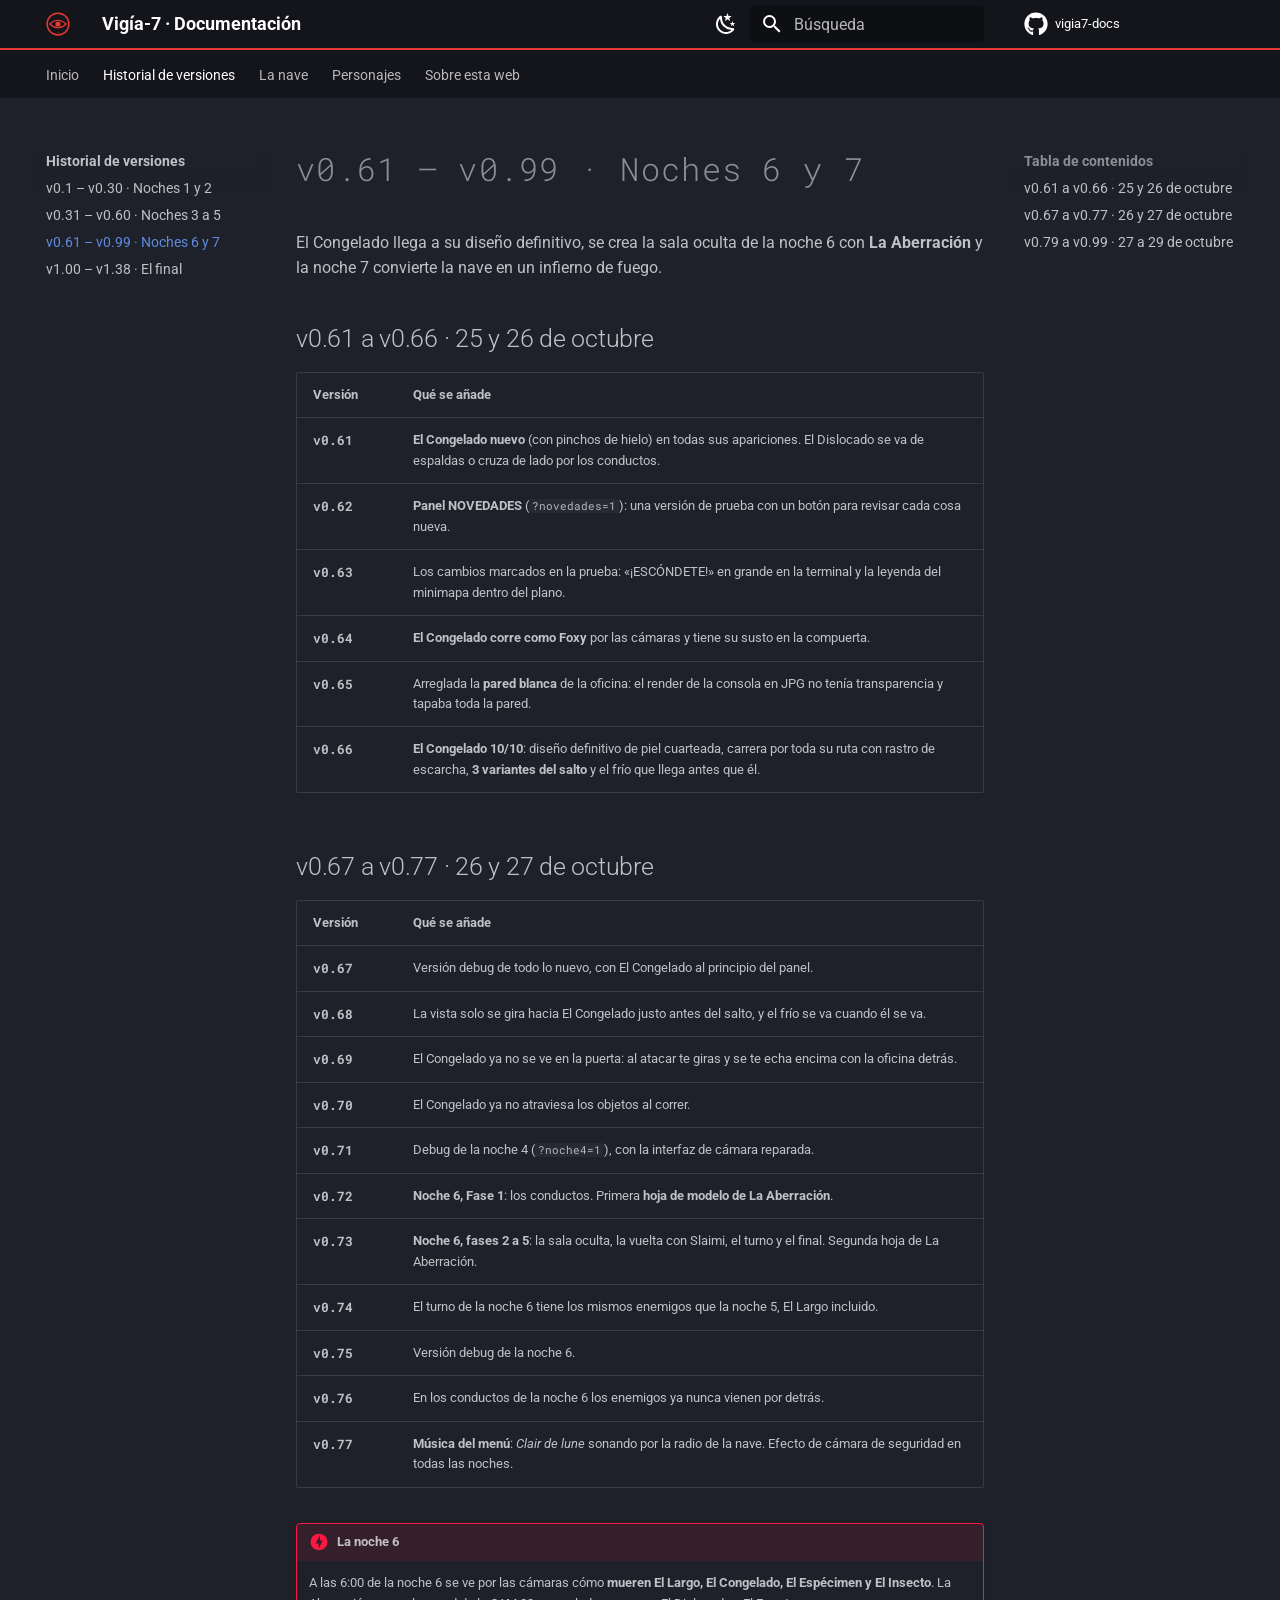
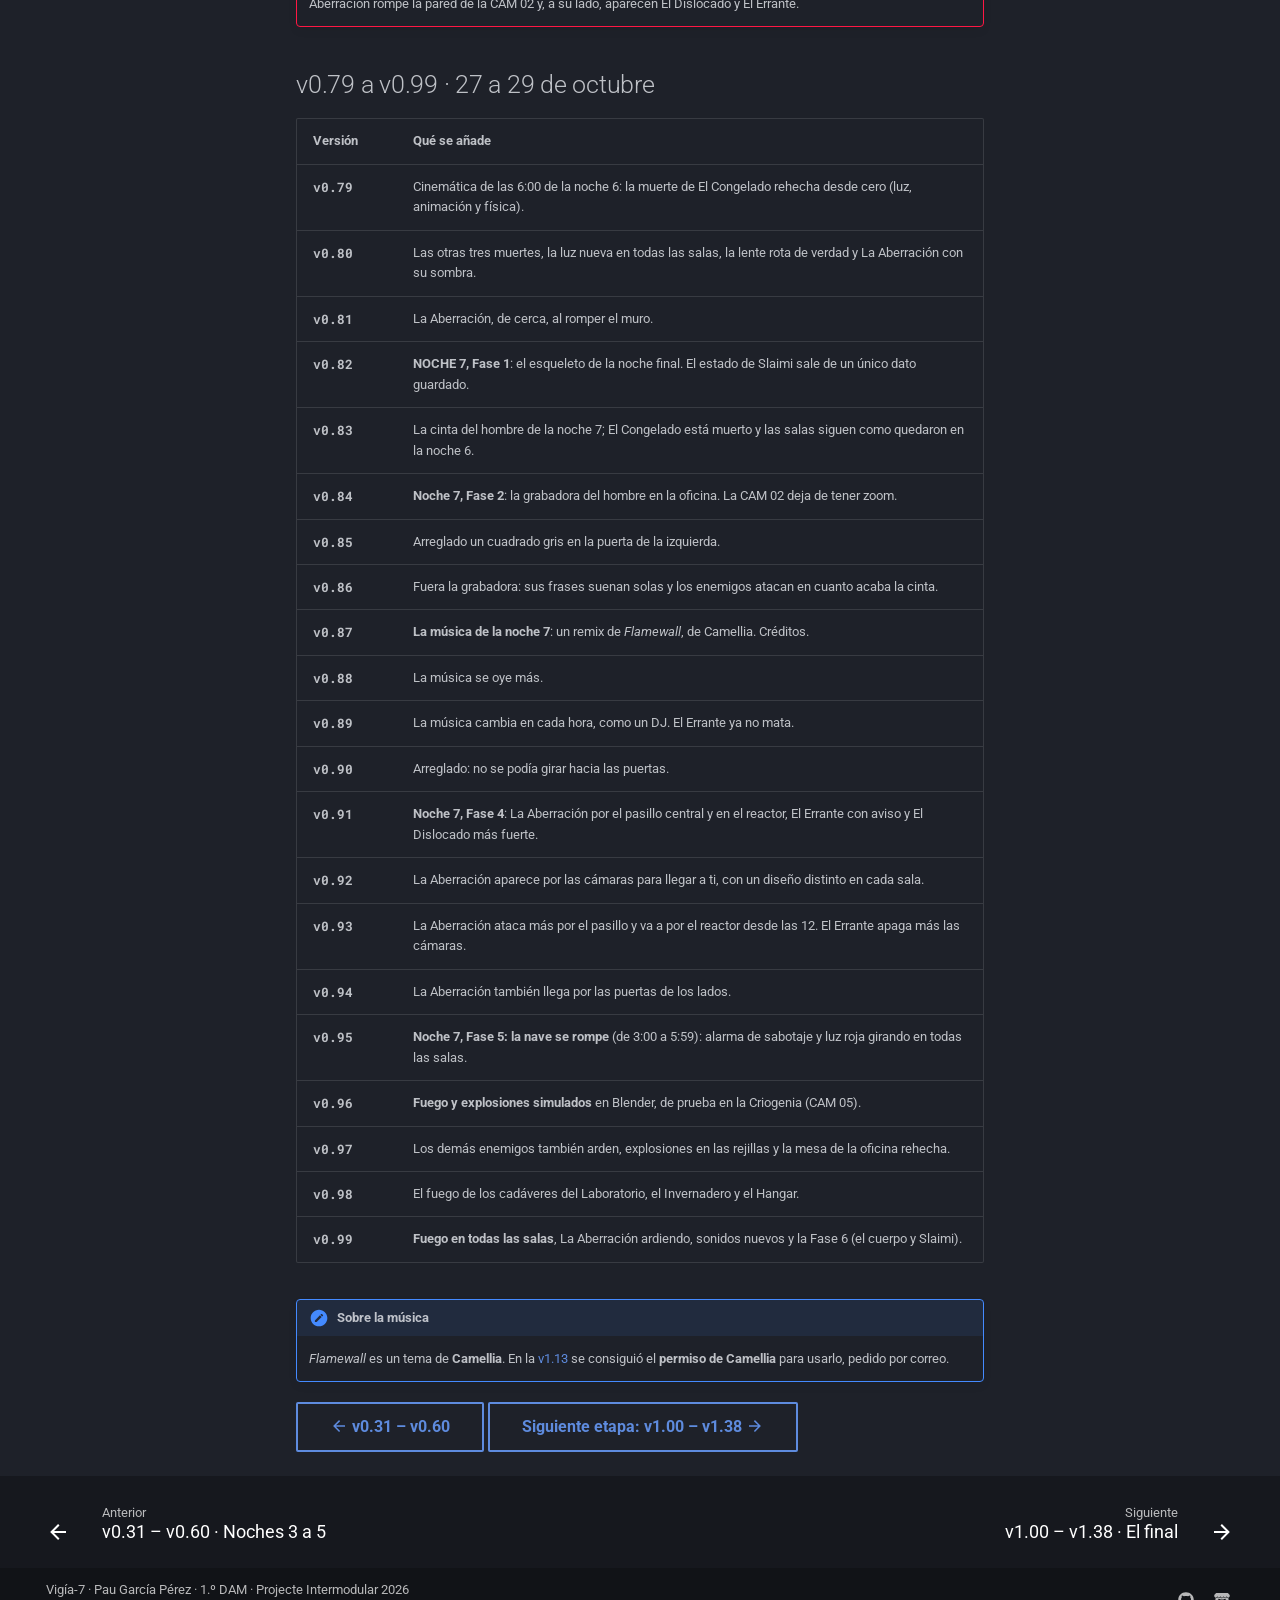
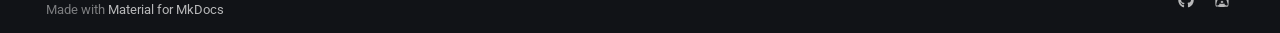
<file: historial/v0-61-a-v0-99/index.html>
<!doctype html>
<html lang="es" class="no-js">
  <head>
    
      <meta charset="utf-8">
      <meta name="viewport" content="width=device-width,initial-scale=1">
      
        <meta name="description" content="Documentación del fan game de terror Vigía-7 — historial de versiones, la oficina, las cámaras y los personajes.">
      
      
        <meta name="author" content="Pau García Pérez">
      
      
        <link rel="canonical" href="https://paugarciaperez071108-coder.github.io/vigia7-docs/historial/v0-61-a-v0-99/">
      
      
        <link rel="prev" href="../v0-31-a-v0-60/">
      
      
        <link rel="next" href="../v1-00-a-v1-38/">
      
      
        
      
      
      <link rel="icon" href="../../img/logo.svg">
      <meta name="generator" content="mkdocs-1.6.1, mkdocs-material-9.8.0">
    
    
      
        <title>v0.61 – v0.99 · Noches 6 y 7 - Vigía-7 · Documentación</title>
      
    
    
      <link rel="stylesheet" href="../../assets/stylesheets/main.57a0d79d.min.css">
      
        
        <link rel="stylesheet" href="../../assets/stylesheets/palette.fb2fffe2.min.css">
      
      


    
    
      
    
    
      
        
        
        <link rel="preconnect" href="https://fonts.gstatic.com" crossorigin>
        <link rel="stylesheet" href="https://fonts.googleapis.com/css?family=Roboto:300,300i,400,400i,700,700i%7CRoboto+Mono:400,400i,700,700i&display=fallback">
        <style>:root{--md-text-font:"Roboto";--md-code-font:"Roboto Mono"}</style>
      
    
    
      <link rel="stylesheet" href="../../css/extra.css">
    
    <script>__md_scope=new URL("../..",location),__md_hash=e=>[...e].reduce(((e,_)=>(e<<5)-e+_.charCodeAt(0)),0),__md_get=(e,_=localStorage,t=__md_scope)=>JSON.parse(_.getItem(t.pathname+"."+e)),__md_set=(e,_,t=localStorage,a=__md_scope)=>{try{t.setItem(a.pathname+"."+e,JSON.stringify(_))}catch(e){}}</script>
    
      

    
    
  </head>
  
  
    
    
      
    
    
    
    
    <body dir="ltr" data-md-color-scheme="slate" data-md-color-primary="black" data-md-color-accent="red">
  
    
    <input class="md-toggle" data-md-toggle="drawer" type="checkbox" id="__drawer" autocomplete="off">
    <input class="md-toggle" data-md-toggle="search" type="checkbox" id="__search" autocomplete="off">
    <label class="md-overlay" for="__drawer"></label>
    <div data-md-component="skip">
      
        
        <a href="#v061-v099-noches-6-y-7" class="md-skip">
          Saltar a contenido
        </a>
      
    </div>
    <div data-md-component="announce">
      
    </div>
    
    
      

<header class="md-header" data-md-component="header">
  <nav class="md-header__inner md-grid" aria-label="Cabecera">
    <a href="../.." title="Vigía-7 · Documentación" class="md-header__button md-logo" aria-label="Vigía-7 · Documentación" data-md-component="logo">
      
  <img src="../../img/logo.svg" alt="logo">

    </a>
    <label class="md-header__button md-icon" for="__drawer">
      
      <svg xmlns="http://www.w3.org/2000/svg" viewBox="0 0 24 24"><path d="M3 6h18v2H3zm0 5h18v2H3zm0 5h18v2H3z"/></svg>
    </label>
    <div class="md-header__title" data-md-component="header-title">
      <div class="md-header__ellipsis">
        <div class="md-header__topic">
          <span class="md-ellipsis">
            Vigía-7 · Documentación
          </span>
        </div>
        <div class="md-header__topic" data-md-component="header-topic">
          <span class="md-ellipsis">
            
              v0.61 – v0.99 · Noches 6 y 7
            
          </span>
        </div>
      </div>
    </div>
    
      
        <form class="md-header__option" data-md-component="palette">
  
    
    
    
    <input class="md-option" data-md-color-media="" data-md-color-scheme="slate" data-md-color-primary="black" data-md-color-accent="red"  aria-label="Cambiar a modo claro"  type="radio" name="__palette" id="__palette_0">
    
      <label class="md-header__button md-icon" title="Cambiar a modo claro" for="__palette_1" hidden>
        <svg xmlns="http://www.w3.org/2000/svg" viewBox="0 0 24 24"><path d="m17.75 4.09-2.53 1.94.91 3.06-2.63-1.81-2.63 1.81.91-3.06-2.53-1.94L12.44 4l1.06-3 1.06 3zm3.5 6.91-1.64 1.25.59 1.98-1.7-1.17-1.7 1.17.59-1.98L15.75 11l2.06-.05L18.5 9l.69 1.95zm-2.28 4.95c.83-.08 1.72 1.1 1.19 1.85-.32.45-.66.87-1.08 1.27C15.17 23 8.84 23 4.94 19.07c-3.91-3.9-3.91-10.24 0-14.14.4-.4.82-.76 1.27-1.08.75-.53 1.93.36 1.85 1.19-.27 2.86.69 5.83 2.89 8.02a9.96 9.96 0 0 0 8.02 2.89m-1.64 2.02a12.08 12.08 0 0 1-7.8-3.47c-2.17-2.19-3.33-5-3.49-7.82-2.81 3.14-2.7 7.96.31 10.98 3.02 3.01 7.84 3.12 10.98.31"/></svg>
      </label>
    
  
    
    
    
    <input class="md-option" data-md-color-media="" data-md-color-scheme="default" data-md-color-primary="blue-grey" data-md-color-accent="red"  aria-label="Cambiar a modo oscuro"  type="radio" name="__palette" id="__palette_1">
    
      <label class="md-header__button md-icon" title="Cambiar a modo oscuro" for="__palette_0" hidden>
        <svg xmlns="http://www.w3.org/2000/svg" viewBox="0 0 24 24"><path d="M12 7a5 5 0 0 1 5 5 5 5 0 0 1-5 5 5 5 0 0 1-5-5 5 5 0 0 1 5-5m0 2a3 3 0 0 0-3 3 3 3 0 0 0 3 3 3 3 0 0 0 3-3 3 3 0 0 0-3-3m0-7 2.39 3.42C13.65 5.15 12.84 5 12 5s-1.65.15-2.39.42zM3.34 7l4.16-.35A7.2 7.2 0 0 0 5.94 8.5c-.44.74-.69 1.5-.83 2.29zm.02 10 1.76-3.77a7.131 7.131 0 0 0 2.38 4.14zM20.65 7l-1.77 3.79a7.02 7.02 0 0 0-2.38-4.15zm-.01 10-4.14.36c.59-.51 1.12-1.14 1.54-1.86.42-.73.69-1.5.83-2.29zM12 22l-2.41-3.44c.74.27 1.55.44 2.41.44.82 0 1.63-.17 2.37-.44z"/></svg>
      </label>
    
  
</form>
      
    
    
      <script>var palette=__md_get("__palette");if(palette&&palette.color){if("(prefers-color-scheme)"===palette.color.media){var media=matchMedia("(prefers-color-scheme: light)"),input=document.querySelector(media.matches?"[data-md-color-media='(prefers-color-scheme: light)']":"[data-md-color-media='(prefers-color-scheme: dark)']");palette.color.media=input.getAttribute("data-md-color-media"),palette.color.scheme=input.getAttribute("data-md-color-scheme"),palette.color.primary=input.getAttribute("data-md-color-primary"),palette.color.accent=input.getAttribute("data-md-color-accent")}for(var[key,value]of Object.entries(palette.color))document.body.setAttribute("data-md-color-"+key,value)}</script>
    
    
    
      
      
        <label class="md-header__button md-icon" for="__search">
          
          <svg xmlns="http://www.w3.org/2000/svg" viewBox="0 0 24 24"><path d="M9.5 3A6.5 6.5 0 0 1 16 9.5c0 1.61-.59 3.09-1.56 4.23l.27.27h.79l5 5-1.5 1.5-5-5v-.79l-.27-.27A6.52 6.52 0 0 1 9.5 16 6.5 6.5 0 0 1 3 9.5 6.5 6.5 0 0 1 9.5 3m0 2C7 5 5 7 5 9.5S7 14 9.5 14 14 12 14 9.5 12 5 9.5 5"/></svg>
        </label>
        <div class="md-search" data-md-component="search" role="dialog">
  <label class="md-search__overlay" for="__search"></label>
  <div class="md-search__inner" role="search">
    <form class="md-search__form" name="search">
      <input type="text" class="md-search__input" name="query" aria-label="Búsqueda" placeholder="Búsqueda" autocapitalize="off" autocorrect="off" autocomplete="off" spellcheck="false" data-md-component="search-query" required>
      <label class="md-search__icon md-icon" for="__search">
        
        <svg xmlns="http://www.w3.org/2000/svg" viewBox="0 0 24 24"><path d="M9.5 3A6.5 6.5 0 0 1 16 9.5c0 1.61-.59 3.09-1.56 4.23l.27.27h.79l5 5-1.5 1.5-5-5v-.79l-.27-.27A6.52 6.52 0 0 1 9.5 16 6.5 6.5 0 0 1 3 9.5 6.5 6.5 0 0 1 9.5 3m0 2C7 5 5 7 5 9.5S7 14 9.5 14 14 12 14 9.5 12 5 9.5 5"/></svg>
        
        <svg xmlns="http://www.w3.org/2000/svg" viewBox="0 0 24 24"><path d="M20 11v2H8l5.5 5.5-1.42 1.42L4.16 12l7.92-7.92L13.5 5.5 8 11z"/></svg>
      </label>
      <nav class="md-search__options" aria-label="Buscar">
        
        <button type="reset" class="md-search__icon md-icon" title="Limpiar" aria-label="Limpiar" tabindex="-1">
          
          <svg xmlns="http://www.w3.org/2000/svg" viewBox="0 0 24 24"><path d="M19 6.41 17.59 5 12 10.59 6.41 5 5 6.41 10.59 12 5 17.59 6.41 19 12 13.41 17.59 19 19 17.59 13.41 12z"/></svg>
        </button>
      </nav>
      
        <div class="md-search__suggest" data-md-component="search-suggest"></div>
      
    </form>
    <div class="md-search__output">
      <div class="md-search__scrollwrap" tabindex="0" data-md-scrollfix>
        <div class="md-search-result" data-md-component="search-result">
          <div class="md-search-result__meta">
            Inicializando búsqueda
          </div>
          <ol class="md-search-result__list" role="presentation"></ol>
        </div>
      </div>
    </div>
  </div>
</div>
      
    
    
      <div class="md-header__source">
        <a href="https://github.com/paugarciaperez071108-coder/vigia7-docs" title="Ir al repositorio" class="md-source" data-md-component="source">
  <div class="md-source__icon md-icon">
    
    <svg xmlns="http://www.w3.org/2000/svg" viewBox="0 0 512 512"><!--! Font Awesome Free 7.1.0 by @fontawesome - https://fontawesome.com License - https://fontawesome.com/license/free (Icons: CC BY 4.0, Fonts: SIL OFL 1.1, Code: MIT License) Copyright 2025 Fonticons, Inc.--><path d="M173.9 397.4c0 2-2.3 3.6-5.2 3.6-3.3.3-5.6-1.3-5.6-3.6 0-2 2.3-3.6 5.2-3.6 3-.3 5.6 1.3 5.6 3.6m-31.1-4.5c-.7 2 1.3 4.3 4.3 4.9 2.6 1 5.6 0 6.2-2s-1.3-4.3-4.3-5.2c-2.6-.7-5.5.3-6.2 2.3m44.2-1.7c-2.9.7-4.9 2.6-4.6 4.9.3 2 2.9 3.3 5.9 2.6 2.9-.7 4.9-2.6 4.6-4.6-.3-1.9-3-3.2-5.9-2.9M252.8 8C114.1 8 8 113.3 8 252c0 110.9 69.8 205.8 169.5 239.2 12.8 2.3 17.3-5.6 17.3-12.1 0-6.2-.3-40.4-.3-61.4 0 0-70 15-84.7-29.8 0 0-11.4-29.1-27.8-36.6 0 0-22.9-15.7 1.6-15.4 0 0 24.9 2 38.6 25.8 21.9 38.6 58.6 27.5 72.9 20.9 2.3-16 8.8-27.1 16-33.7-55.9-6.2-112.3-14.3-112.3-110.5 0-27.5 7.6-41.3 23.6-58.9-2.6-6.5-11.1-33.3 2.6-67.9 20.9-6.5 69 27 69 27 20-5.6 41.5-8.5 62.8-8.5s42.8 2.9 62.8 8.5c0 0 48.1-33.6 69-27 13.7 34.7 5.2 61.4 2.6 67.9 16 17.7 25.8 31.5 25.8 58.9 0 96.5-58.9 104.2-114.8 110.5 9.2 7.9 17 22.9 17 46.4 0 33.7-.3 75.4-.3 83.6 0 6.5 4.6 14.4 17.3 12.1C436.2 457.8 504 362.9 504 252 504 113.3 391.5 8 252.8 8M105.2 352.9c-1.3 1-1 3.3.7 5.2 1.6 1.6 3.9 2.3 5.2 1 1.3-1 1-3.3-.7-5.2-1.6-1.6-3.9-2.3-5.2-1m-10.8-8.1c-.7 1.3.3 2.9 2.3 3.9 1.6 1 3.6.7 4.3-.7.7-1.3-.3-2.9-2.3-3.9-2-.6-3.6-.3-4.3.7m32.4 35.6c-1.6 1.3-1 4.3 1.3 6.2 2.3 2.3 5.2 2.6 6.5 1 1.3-1.3.7-4.3-1.3-6.2-2.2-2.3-5.2-2.6-6.5-1m-11.4-14.7c-1.6 1-1.6 3.6 0 5.9s4.3 3.3 5.6 2.3c1.6-1.3 1.6-3.9 0-6.2-1.4-2.3-4-3.3-5.6-2"/></svg>
  </div>
  <div class="md-source__repository">
    vigia7-docs
  </div>
</a>
      </div>
    
  </nav>
  
</header>
    
    <div class="md-container" data-md-component="container">
      
      
        
          
            
<nav class="md-tabs" aria-label="Pestañas" data-md-component="tabs">
  <div class="md-grid">
    <ul class="md-tabs__list">
      
        
  
  
  
  
    <li class="md-tabs__item">
      <a href="../.." class="md-tabs__link">
        
  
  
    
  
  Inicio

      </a>
    </li>
  

      
        
  
  
  
    
  
  
    
    
      <li class="md-tabs__item md-tabs__item--active">
        <a href="../" class="md-tabs__link">
          
  
  
    
  
  Historial de versiones

        </a>
      </li>
    
  

      
        
  
  
  
  
    
    
      <li class="md-tabs__item">
        <a href="../../nave/oficina/" class="md-tabs__link">
          
  
  
    
  
  La nave

        </a>
      </li>
    
  

      
        
  
  
  
  
    
    
      <li class="md-tabs__item">
        <a href="../../personajes/" class="md-tabs__link">
          
  
  
    
  
  Personajes

        </a>
      </li>
    
  

      
        
  
  
  
  
    <li class="md-tabs__item">
      <a href="../../acerca/" class="md-tabs__link">
        
  
  
    
  
  Sobre esta web

      </a>
    </li>
  

      
    </ul>
  </div>
</nav>
          
        
      
      <main class="md-main" data-md-component="main">
        <div class="md-main__inner md-grid">
          
            
              
              <div class="md-sidebar md-sidebar--primary" data-md-component="sidebar" data-md-type="navigation" >
                <div class="md-sidebar__scrollwrap">
                  <div class="md-sidebar__inner">
                    


  


<nav class="md-nav md-nav--primary md-nav--lifted" aria-label="Navegación" data-md-level="0">
  <label class="md-nav__title" for="__drawer">
    <a href="../.." title="Vigía-7 · Documentación" class="md-nav__button md-logo" aria-label="Vigía-7 · Documentación" data-md-component="logo">
      
  <img src="../../img/logo.svg" alt="logo">

    </a>
    Vigía-7 · Documentación
  </label>
  
    <div class="md-nav__source">
      <a href="https://github.com/paugarciaperez071108-coder/vigia7-docs" title="Ir al repositorio" class="md-source" data-md-component="source">
  <div class="md-source__icon md-icon">
    
    <svg xmlns="http://www.w3.org/2000/svg" viewBox="0 0 512 512"><!--! Font Awesome Free 7.1.0 by @fontawesome - https://fontawesome.com License - https://fontawesome.com/license/free (Icons: CC BY 4.0, Fonts: SIL OFL 1.1, Code: MIT License) Copyright 2025 Fonticons, Inc.--><path d="M173.9 397.4c0 2-2.3 3.6-5.2 3.6-3.3.3-5.6-1.3-5.6-3.6 0-2 2.3-3.6 5.2-3.6 3-.3 5.6 1.3 5.6 3.6m-31.1-4.5c-.7 2 1.3 4.3 4.3 4.9 2.6 1 5.6 0 6.2-2s-1.3-4.3-4.3-5.2c-2.6-.7-5.5.3-6.2 2.3m44.2-1.7c-2.9.7-4.9 2.6-4.6 4.9.3 2 2.9 3.3 5.9 2.6 2.9-.7 4.9-2.6 4.6-4.6-.3-1.9-3-3.2-5.9-2.9M252.8 8C114.1 8 8 113.3 8 252c0 110.9 69.8 205.8 169.5 239.2 12.8 2.3 17.3-5.6 17.3-12.1 0-6.2-.3-40.4-.3-61.4 0 0-70 15-84.7-29.8 0 0-11.4-29.1-27.8-36.6 0 0-22.9-15.7 1.6-15.4 0 0 24.9 2 38.6 25.8 21.9 38.6 58.6 27.5 72.9 20.9 2.3-16 8.8-27.1 16-33.7-55.9-6.2-112.3-14.3-112.3-110.5 0-27.5 7.6-41.3 23.6-58.9-2.6-6.5-11.1-33.3 2.6-67.9 20.9-6.5 69 27 69 27 20-5.6 41.5-8.5 62.8-8.5s42.8 2.9 62.8 8.5c0 0 48.1-33.6 69-27 13.7 34.7 5.2 61.4 2.6 67.9 16 17.7 25.8 31.5 25.8 58.9 0 96.5-58.9 104.2-114.8 110.5 9.2 7.9 17 22.9 17 46.4 0 33.7-.3 75.4-.3 83.6 0 6.5 4.6 14.4 17.3 12.1C436.2 457.8 504 362.9 504 252 504 113.3 391.5 8 252.8 8M105.2 352.9c-1.3 1-1 3.3.7 5.2 1.6 1.6 3.9 2.3 5.2 1 1.3-1 1-3.3-.7-5.2-1.6-1.6-3.9-2.3-5.2-1m-10.8-8.1c-.7 1.3.3 2.9 2.3 3.9 1.6 1 3.6.7 4.3-.7.7-1.3-.3-2.9-2.3-3.9-2-.6-3.6-.3-4.3.7m32.4 35.6c-1.6 1.3-1 4.3 1.3 6.2 2.3 2.3 5.2 2.6 6.5 1 1.3-1.3.7-4.3-1.3-6.2-2.2-2.3-5.2-2.6-6.5-1m-11.4-14.7c-1.6 1-1.6 3.6 0 5.9s4.3 3.3 5.6 2.3c1.6-1.3 1.6-3.9 0-6.2-1.4-2.3-4-3.3-5.6-2"/></svg>
  </div>
  <div class="md-source__repository">
    vigia7-docs
  </div>
</a>
    </div>
  
  <ul class="md-nav__list" data-md-scrollfix>
    
      
      
  
  
  
  
    <li class="md-nav__item">
      <a href="../.." class="md-nav__link">
        
  
  
  <span class="md-ellipsis">
    
  
    Inicio
  

    
  </span>
  
  

      </a>
    </li>
  

    
      
      
  
  
    
  
  
  
    
    
      
        
          
        
      
        
      
        
      
        
      
        
      
    
    
    
      
        
        
      
      
        
      
    
    
    <li class="md-nav__item md-nav__item--active md-nav__item--section md-nav__item--nested">
      
        
        
        <input class="md-nav__toggle md-toggle " type="checkbox" id="__nav_2" checked>
        
          
          <div class="md-nav__link md-nav__container">
            <a href="../" class="md-nav__link ">
              
  
  
  <span class="md-ellipsis">
    
  
    Historial de versiones
  

    
  </span>
  
  

            </a>
            
              
              <label class="md-nav__link " for="__nav_2" id="__nav_2_label" tabindex="">
                <span class="md-nav__icon md-icon"></span>
              </label>
            
          </div>
        
        <nav class="md-nav" data-md-level="1" aria-labelledby="__nav_2_label" aria-expanded="true">
          <label class="md-nav__title" for="__nav_2">
            <span class="md-nav__icon md-icon"></span>
            
  
    Historial de versiones
  

          </label>
          <ul class="md-nav__list" data-md-scrollfix>
            
              
            
              
                
  
  
  
  
    <li class="md-nav__item">
      <a href="../v0-1-a-v0-30/" class="md-nav__link">
        
  
  
  <span class="md-ellipsis">
    
  
    v0.1 – v0.30 · Noches 1 y 2
  

    
  </span>
  
  

      </a>
    </li>
  

              
            
              
                
  
  
  
  
    <li class="md-nav__item">
      <a href="../v0-31-a-v0-60/" class="md-nav__link">
        
  
  
  <span class="md-ellipsis">
    
  
    v0.31 – v0.60 · Noches 3 a 5
  

    
  </span>
  
  

      </a>
    </li>
  

              
            
              
                
  
  
    
  
  
  
    <li class="md-nav__item md-nav__item--active">
      
      <input class="md-nav__toggle md-toggle" type="checkbox" id="__toc">
      
      
        
      
      
        <label class="md-nav__link md-nav__link--active" for="__toc">
          
  
  
  <span class="md-ellipsis">
    
  
    v0.61 – v0.99 · Noches 6 y 7
  

    
  </span>
  
  

          <span class="md-nav__icon md-icon"></span>
        </label>
      
      <a href="./" class="md-nav__link md-nav__link--active">
        
  
  
  <span class="md-ellipsis">
    
  
    v0.61 – v0.99 · Noches 6 y 7
  

    
  </span>
  
  

      </a>
      
        

<nav class="md-nav md-nav--secondary" aria-label="Tabla de contenidos">
  
  
  
    
  
  
    <label class="md-nav__title" for="__toc">
      <span class="md-nav__icon md-icon"></span>
      Tabla de contenidos
    </label>
    <ul class="md-nav__list" data-md-component="toc" data-md-scrollfix>
      
        <li class="md-nav__item">
  <a href="#v061-a-v066-25-y-26-de-octubre" class="md-nav__link">
    <span class="md-ellipsis">
      
        v0.61 a v0.66 · 25 y 26 de octubre
      
    </span>
  </a>
  
</li>
      
        <li class="md-nav__item">
  <a href="#v067-a-v077-26-y-27-de-octubre" class="md-nav__link">
    <span class="md-ellipsis">
      
        v0.67 a v0.77 · 26 y 27 de octubre
      
    </span>
  </a>
  
</li>
      
        <li class="md-nav__item">
  <a href="#v079-a-v099-27-a-29-de-octubre" class="md-nav__link">
    <span class="md-ellipsis">
      
        v0.79 a v0.99 · 27 a 29 de octubre
      
    </span>
  </a>
  
</li>
      
    </ul>
  
</nav>
      
    </li>
  

              
            
              
                
  
  
  
  
    <li class="md-nav__item">
      <a href="../v1-00-a-v1-38/" class="md-nav__link">
        
  
  
  <span class="md-ellipsis">
    
  
    v1.00 – v1.38 · El final
  

    
  </span>
  
  

      </a>
    </li>
  

              
            
          </ul>
        </nav>
      
    </li>
  

    
      
      
  
  
  
  
    
    
      
        
      
        
      
        
      
    
    
    
      
      
        
      
    
    
    <li class="md-nav__item md-nav__item--nested">
      
        
        
        <input class="md-nav__toggle md-toggle " type="checkbox" id="__nav_3" >
        
          
          <label class="md-nav__link" for="__nav_3" id="__nav_3_label" tabindex="0">
            
  
  
  <span class="md-ellipsis">
    
  
    La nave
  

    
  </span>
  
  

            <span class="md-nav__icon md-icon"></span>
          </label>
        
        <nav class="md-nav" data-md-level="1" aria-labelledby="__nav_3_label" aria-expanded="false">
          <label class="md-nav__title" for="__nav_3">
            <span class="md-nav__icon md-icon"></span>
            
  
    La nave
  

          </label>
          <ul class="md-nav__list" data-md-scrollfix>
            
              
                
  
  
  
  
    <li class="md-nav__item">
      <a href="../../nave/oficina/" class="md-nav__link">
        
  
  
  <span class="md-ellipsis">
    
  
    La oficina
  

    
  </span>
  
  

      </a>
    </li>
  

              
            
              
                
  
  
  
  
    <li class="md-nav__item">
      <a href="../../nave/camaras/" class="md-nav__link">
        
  
  
  <span class="md-ellipsis">
    
  
    Las cámaras
  

    
  </span>
  
  

      </a>
    </li>
  

              
            
              
                
  
  
  
  
    <li class="md-nav__item">
      <a href="../../nave/final/" class="md-nav__link">
        
  
  
  <span class="md-ellipsis">
    
  
    El final
  

    
  </span>
  
  

      </a>
    </li>
  

              
            
          </ul>
        </nav>
      
    </li>
  

    
      
      
  
  
  
  
    
    
      
        
          
        
      
        
      
        
      
        
      
    
    
    
      
      
        
      
    
    
    <li class="md-nav__item md-nav__item--nested">
      
        
        
        <input class="md-nav__toggle md-toggle " type="checkbox" id="__nav_4" >
        
          
          <div class="md-nav__link md-nav__container">
            <a href="../../personajes/" class="md-nav__link ">
              
  
  
  <span class="md-ellipsis">
    
  
    Personajes
  

    
  </span>
  
  

            </a>
            
              
              <label class="md-nav__link " for="__nav_4" id="__nav_4_label" tabindex="0">
                <span class="md-nav__icon md-icon"></span>
              </label>
            
          </div>
        
        <nav class="md-nav" data-md-level="1" aria-labelledby="__nav_4_label" aria-expanded="false">
          <label class="md-nav__title" for="__nav_4">
            <span class="md-nav__icon md-icon"></span>
            
  
    Personajes
  

          </label>
          <ul class="md-nav__list" data-md-scrollfix>
            
              
            
              
                
  
  
  
  
    <li class="md-nav__item">
      <a href="../../personajes/enemigos/" class="md-nav__link">
        
  
  
  <span class="md-ellipsis">
    
  
    Los enemigos
  

    
  </span>
  
  

      </a>
    </li>
  

              
            
              
                
  
  
  
  
    <li class="md-nav__item">
      <a href="../../personajes/aberracion/" class="md-nav__link">
        
  
  
  <span class="md-ellipsis">
    
  
    La Aberración
  

    
  </span>
  
  

      </a>
    </li>
  

              
            
              
                
  
  
  
  
    <li class="md-nav__item">
      <a href="../../personajes/slaimi-y-humanos/" class="md-nav__link">
        
  
  
  <span class="md-ellipsis">
    
  
    Slaimi y los humanos
  

    
  </span>
  
  

      </a>
    </li>
  

              
            
          </ul>
        </nav>
      
    </li>
  

    
      
      
  
  
  
  
    <li class="md-nav__item">
      <a href="../../acerca/" class="md-nav__link">
        
  
  
  <span class="md-ellipsis">
    
  
    Sobre esta web
  

    
  </span>
  
  

      </a>
    </li>
  

    
  </ul>
</nav>
                  </div>
                </div>
              </div>
            
            
              
              <div class="md-sidebar md-sidebar--secondary" data-md-component="sidebar" data-md-type="toc" >
                <div class="md-sidebar__scrollwrap">
                  <div class="md-sidebar__inner">
                    

<nav class="md-nav md-nav--secondary" aria-label="Tabla de contenidos">
  
  
  
    
  
  
    <label class="md-nav__title" for="__toc">
      <span class="md-nav__icon md-icon"></span>
      Tabla de contenidos
    </label>
    <ul class="md-nav__list" data-md-component="toc" data-md-scrollfix>
      
        <li class="md-nav__item">
  <a href="#v061-a-v066-25-y-26-de-octubre" class="md-nav__link">
    <span class="md-ellipsis">
      
        v0.61 a v0.66 · 25 y 26 de octubre
      
    </span>
  </a>
  
</li>
      
        <li class="md-nav__item">
  <a href="#v067-a-v077-26-y-27-de-octubre" class="md-nav__link">
    <span class="md-ellipsis">
      
        v0.67 a v0.77 · 26 y 27 de octubre
      
    </span>
  </a>
  
</li>
      
        <li class="md-nav__item">
  <a href="#v079-a-v099-27-a-29-de-octubre" class="md-nav__link">
    <span class="md-ellipsis">
      
        v0.79 a v0.99 · 27 a 29 de octubre
      
    </span>
  </a>
  
</li>
      
    </ul>
  
</nav>
                  </div>
                </div>
              </div>
            
          
          
            <div class="md-content" data-md-component="content">
              
              <article class="md-content__inner md-typeset">
                
                  


  
  


<h1 id="v061-v099-noches-6-y-7">v0.61 – v0.99 · Noches 6 y 7<a class="headerlink" href="#v061-v099-noches-6-y-7" title="Permanent link">&para;</a></h1>
<p>El Congelado llega a su diseño definitivo, se crea la sala oculta de la noche 6 con <strong>La Aberración</strong> y la noche 7 convierte la nave en un infierno de fuego.</p>
<h2 id="v061-a-v066-25-y-26-de-octubre">v0.61 a v0.66 · 25 y 26 de octubre<a class="headerlink" href="#v061-a-v066-25-y-26-de-octubre" title="Permanent link">&para;</a></h2>
<table>
<thead>
<tr>
<th>Versión</th>
<th>Qué se añade</th>
</tr>
</thead>
<tbody>
<tr>
<td><strong>v0.61</strong></td>
<td><strong>El Congelado nuevo</strong> (con pinchos de hielo) en todas sus apariciones. El Dislocado se va de espaldas o cruza de lado por los conductos.</td>
</tr>
<tr>
<td><strong>v0.62</strong></td>
<td><strong>Panel NOVEDADES</strong> (<code>?novedades=1</code>): una versión de prueba con un botón para revisar cada cosa nueva.</td>
</tr>
<tr>
<td><strong>v0.63</strong></td>
<td>Los cambios marcados en la prueba: «¡ESCÓNDETE!» en grande en la terminal y la leyenda del minimapa dentro del plano.</td>
</tr>
<tr>
<td><strong>v0.64</strong></td>
<td><strong>El Congelado corre como Foxy</strong> por las cámaras y tiene su susto en la compuerta.</td>
</tr>
<tr>
<td><strong>v0.65</strong></td>
<td>Arreglada la <strong>pared blanca</strong> de la oficina: el render de la consola en JPG no tenía transparencia y tapaba toda la pared.</td>
</tr>
<tr>
<td><strong>v0.66</strong></td>
<td><strong>El Congelado 10/10</strong>: diseño definitivo de piel cuarteada, carrera por toda su ruta con rastro de escarcha, <strong>3 variantes del salto</strong> y el frío que llega antes que él.</td>
</tr>
</tbody>
</table>
<h2 id="v067-a-v077-26-y-27-de-octubre">v0.67 a v0.77 · 26 y 27 de octubre<a class="headerlink" href="#v067-a-v077-26-y-27-de-octubre" title="Permanent link">&para;</a></h2>
<table>
<thead>
<tr>
<th>Versión</th>
<th>Qué se añade</th>
</tr>
</thead>
<tbody>
<tr>
<td><strong>v0.67</strong></td>
<td>Versión debug de todo lo nuevo, con El Congelado al principio del panel.</td>
</tr>
<tr>
<td><strong>v0.68</strong></td>
<td>La vista solo se gira hacia El Congelado justo antes del salto, y el frío se va cuando él se va.</td>
</tr>
<tr>
<td><strong>v0.69</strong></td>
<td>El Congelado ya no se ve en la puerta: al atacar te giras y se te echa encima con la oficina detrás.</td>
</tr>
<tr>
<td><strong>v0.70</strong></td>
<td>El Congelado ya no atraviesa los objetos al correr.</td>
</tr>
<tr>
<td><strong>v0.71</strong></td>
<td>Debug de la noche 4 (<code>?noche4=1</code>), con la interfaz de cámara reparada.</td>
</tr>
<tr>
<td><strong>v0.72</strong></td>
<td><strong>Noche 6, Fase 1</strong>: los conductos. Primera <strong>hoja de modelo de La Aberración</strong>.</td>
</tr>
<tr>
<td><strong>v0.73</strong></td>
<td><strong>Noche 6, fases 2 a 5</strong>: la sala oculta, la vuelta con Slaimi, el turno y el final. Segunda hoja de La Aberración.</td>
</tr>
<tr>
<td><strong>v0.74</strong></td>
<td>El turno de la noche 6 tiene los mismos enemigos que la noche 5, El Largo incluido.</td>
</tr>
<tr>
<td><strong>v0.75</strong></td>
<td>Versión debug de la noche 6.</td>
</tr>
<tr>
<td><strong>v0.76</strong></td>
<td>En los conductos de la noche 6 los enemigos ya nunca vienen por detrás.</td>
</tr>
<tr>
<td><strong>v0.77</strong></td>
<td><strong>Música del menú</strong>: <em>Clair de lune</em> sonando por la radio de la nave. Efecto de cámara de seguridad en todas las noches.</td>
</tr>
</tbody>
</table>
<div class="admonition danger">
<p class="admonition-title">La noche 6</p>
<p>A las 6:00 de la noche 6 se ve por las cámaras cómo <strong>mueren El Largo, El Congelado, El Espécimen y El Insecto</strong>. La Aberración rompe la pared de la CAM 02 y, a su lado, aparecen El Dislocado y El Errante.</p>
</div>
<h2 id="v079-a-v099-27-a-29-de-octubre">v0.79 a v0.99 · 27 a 29 de octubre<a class="headerlink" href="#v079-a-v099-27-a-29-de-octubre" title="Permanent link">&para;</a></h2>
<table>
<thead>
<tr>
<th>Versión</th>
<th>Qué se añade</th>
</tr>
</thead>
<tbody>
<tr>
<td><strong>v0.79</strong></td>
<td>Cinemática de las 6:00 de la noche 6: la muerte de El Congelado rehecha desde cero (luz, animación y física).</td>
</tr>
<tr>
<td><strong>v0.80</strong></td>
<td>Las otras tres muertes, la luz nueva en todas las salas, la lente rota de verdad y La Aberración con su sombra.</td>
</tr>
<tr>
<td><strong>v0.81</strong></td>
<td>La Aberración, de cerca, al romper el muro.</td>
</tr>
<tr>
<td><strong>v0.82</strong></td>
<td><strong>NOCHE 7, Fase 1</strong>: el esqueleto de la noche final. El estado de Slaimi sale de un único dato guardado.</td>
</tr>
<tr>
<td><strong>v0.83</strong></td>
<td>La cinta del hombre de la noche 7; El Congelado está muerto y las salas siguen como quedaron en la noche 6.</td>
</tr>
<tr>
<td><strong>v0.84</strong></td>
<td><strong>Noche 7, Fase 2</strong>: la grabadora del hombre en la oficina. La CAM 02 deja de tener zoom.</td>
</tr>
<tr>
<td><strong>v0.85</strong></td>
<td>Arreglado un cuadrado gris en la puerta de la izquierda.</td>
</tr>
<tr>
<td><strong>v0.86</strong></td>
<td>Fuera la grabadora: sus frases suenan solas y los enemigos atacan en cuanto acaba la cinta.</td>
</tr>
<tr>
<td><strong>v0.87</strong></td>
<td><strong>La música de la noche 7</strong>: un remix de <em>Flamewall</em>, de Camellia. Créditos.</td>
</tr>
<tr>
<td><strong>v0.88</strong></td>
<td>La música se oye más.</td>
</tr>
<tr>
<td><strong>v0.89</strong></td>
<td>La música cambia en cada hora, como un DJ. El Errante ya no mata.</td>
</tr>
<tr>
<td><strong>v0.90</strong></td>
<td>Arreglado: no se podía girar hacia las puertas.</td>
</tr>
<tr>
<td><strong>v0.91</strong></td>
<td><strong>Noche 7, Fase 4</strong>: La Aberración por el pasillo central y en el reactor, El Errante con aviso y El Dislocado más fuerte.</td>
</tr>
<tr>
<td><strong>v0.92</strong></td>
<td>La Aberración aparece por las cámaras para llegar a ti, con un diseño distinto en cada sala.</td>
</tr>
<tr>
<td><strong>v0.93</strong></td>
<td>La Aberración ataca más por el pasillo y va a por el reactor desde las 12. El Errante apaga más las cámaras.</td>
</tr>
<tr>
<td><strong>v0.94</strong></td>
<td>La Aberración también llega por las puertas de los lados.</td>
</tr>
<tr>
<td><strong>v0.95</strong></td>
<td><strong>Noche 7, Fase 5: la nave se rompe</strong> (de 3:00 a 5:59): alarma de sabotaje y luz roja girando en todas las salas.</td>
</tr>
<tr>
<td><strong>v0.96</strong></td>
<td><strong>Fuego y explosiones simulados</strong> en Blender, de prueba en la Criogenia (CAM 05).</td>
</tr>
<tr>
<td><strong>v0.97</strong></td>
<td>Los demás enemigos también arden, explosiones en las rejillas y la mesa de la oficina rehecha.</td>
</tr>
<tr>
<td><strong>v0.98</strong></td>
<td>El fuego de los cadáveres del Laboratorio, el Invernadero y el Hangar.</td>
</tr>
<tr>
<td><strong>v0.99</strong></td>
<td><strong>Fuego en todas las salas</strong>, La Aberración ardiendo, sonidos nuevos y la Fase 6 (el cuerpo y Slaimi).</td>
</tr>
</tbody>
</table>
<div class="admonition note">
<p class="admonition-title">Sobre la música</p>
<p><em>Flamewall</em> es un tema de <strong>Camellia</strong>. En la <a href="../v1-00-a-v1-38/">v1.13</a> se consiguió el <strong>permiso de Camellia</strong> para usarlo, pedido por correo.</p>
</div>
<p><a class="md-button" href="../v0-31-a-v0-60/"><span class="twemoji"><svg xmlns="http://www.w3.org/2000/svg" viewBox="0 0 24 24"><path d="M20 11v2H8l5.5 5.5-1.42 1.42L4.16 12l7.92-7.92L13.5 5.5 8 11z"/></svg></span> v0.31 – v0.60</a> <a class="md-button" href="../v1-00-a-v1-38/">Siguiente etapa: v1.00 – v1.38 <span class="twemoji"><svg xmlns="http://www.w3.org/2000/svg" viewBox="0 0 24 24"><path d="M4 11v2h12l-5.5 5.5 1.42 1.42L19.84 12l-7.92-7.92L10.5 5.5 16 11z"/></svg></span></a></p>












                
              </article>
            </div>
          
          
  <script>var tabs=__md_get("__tabs");if(Array.isArray(tabs))e:for(var set of document.querySelectorAll(".tabbed-set")){var labels=set.querySelector(".tabbed-labels");for(var tab of tabs)for(var label of labels.getElementsByTagName("label"))if(label.innerText.trim()===tab){var input=document.getElementById(label.htmlFor);input.checked=!0;continue e}}</script>

<script>var target=document.getElementById(location.hash.slice(1));target&&target.name&&(target.checked=target.name.startsWith("__tabbed_"))</script>
        </div>
        
          <button type="button" class="md-top md-icon" data-md-component="top" hidden>
  
  <svg xmlns="http://www.w3.org/2000/svg" viewBox="0 0 24 24"><path d="M13 20h-2V8l-5.5 5.5-1.42-1.42L12 4.16l7.92 7.92-1.42 1.42L13 8z"/></svg>
  Volver al principio
</button>
        
      </main>
      
        <footer class="md-footer">
  
    
      
      <nav class="md-footer__inner md-grid" aria-label="Pie" >
        
          
          <a href="../v0-31-a-v0-60/" class="md-footer__link md-footer__link--prev" aria-label="Anterior: v0.31 – v0.60 · Noches 3 a 5">
            <div class="md-footer__button md-icon">
              
              <svg xmlns="http://www.w3.org/2000/svg" viewBox="0 0 24 24"><path d="M20 11v2H8l5.5 5.5-1.42 1.42L4.16 12l7.92-7.92L13.5 5.5 8 11z"/></svg>
            </div>
            <div class="md-footer__title">
              <span class="md-footer__direction">
                Anterior
              </span>
              <div class="md-ellipsis">
                v0.31 – v0.60 · Noches 3 a 5
              </div>
            </div>
          </a>
        
        
          
          <a href="../v1-00-a-v1-38/" class="md-footer__link md-footer__link--next" aria-label="Siguiente: v1.00 – v1.38 · El final">
            <div class="md-footer__title">
              <span class="md-footer__direction">
                Siguiente
              </span>
              <div class="md-ellipsis">
                v1.00 – v1.38 · El final
              </div>
            </div>
            <div class="md-footer__button md-icon">
              
              <svg xmlns="http://www.w3.org/2000/svg" viewBox="0 0 24 24"><path d="M4 11v2h12l-5.5 5.5 1.42 1.42L19.84 12l-7.92-7.92L10.5 5.5 16 11z"/></svg>
            </div>
          </a>
        
      </nav>
    
  
  <div class="md-footer-meta md-typeset">
    <div class="md-footer-meta__inner md-grid">
      <div class="md-copyright">
  
    <div class="md-copyright__highlight">
      Vigía-7 · Pau García Pérez · 1.º DAM · Projecte Intermodular 2026
    </div>
  
  
    Made with
    <a href="https://squidfunk.github.io/mkdocs-material/" target="_blank" rel="noopener">
      Material for MkDocs
    </a>
  
</div>
      
        
<div class="md-social">
  
    
    
    
    
    <a href="https://github.com/paugarciaperez071108-coder" target="_blank" rel="noopener" title="GitHub" class="md-social__link">
      <svg xmlns="http://www.w3.org/2000/svg" viewBox="0 0 512 512"><!--! Font Awesome Free 7.1.0 by @fontawesome - https://fontawesome.com License - https://fontawesome.com/license/free (Icons: CC BY 4.0, Fonts: SIL OFL 1.1, Code: MIT License) Copyright 2025 Fonticons, Inc.--><path d="M173.9 397.4c0 2-2.3 3.6-5.2 3.6-3.3.3-5.6-1.3-5.6-3.6 0-2 2.3-3.6 5.2-3.6 3-.3 5.6 1.3 5.6 3.6m-31.1-4.5c-.7 2 1.3 4.3 4.3 4.9 2.6 1 5.6 0 6.2-2s-1.3-4.3-4.3-5.2c-2.6-.7-5.5.3-6.2 2.3m44.2-1.7c-2.9.7-4.9 2.6-4.6 4.9.3 2 2.9 3.3 5.9 2.6 2.9-.7 4.9-2.6 4.6-4.6-.3-1.9-3-3.2-5.9-2.9M252.8 8C114.1 8 8 113.3 8 252c0 110.9 69.8 205.8 169.5 239.2 12.8 2.3 17.3-5.6 17.3-12.1 0-6.2-.3-40.4-.3-61.4 0 0-70 15-84.7-29.8 0 0-11.4-29.1-27.8-36.6 0 0-22.9-15.7 1.6-15.4 0 0 24.9 2 38.6 25.8 21.9 38.6 58.6 27.5 72.9 20.9 2.3-16 8.8-27.1 16-33.7-55.9-6.2-112.3-14.3-112.3-110.5 0-27.5 7.6-41.3 23.6-58.9-2.6-6.5-11.1-33.3 2.6-67.9 20.9-6.5 69 27 69 27 20-5.6 41.5-8.5 62.8-8.5s42.8 2.9 62.8 8.5c0 0 48.1-33.6 69-27 13.7 34.7 5.2 61.4 2.6 67.9 16 17.7 25.8 31.5 25.8 58.9 0 96.5-58.9 104.2-114.8 110.5 9.2 7.9 17 22.9 17 46.4 0 33.7-.3 75.4-.3 83.6 0 6.5 4.6 14.4 17.3 12.1C436.2 457.8 504 362.9 504 252 504 113.3 391.5 8 252.8 8M105.2 352.9c-1.3 1-1 3.3.7 5.2 1.6 1.6 3.9 2.3 5.2 1 1.3-1 1-3.3-.7-5.2-1.6-1.6-3.9-2.3-5.2-1m-10.8-8.1c-.7 1.3.3 2.9 2.3 3.9 1.6 1 3.6.7 4.3-.7.7-1.3-.3-2.9-2.3-3.9-2-.6-3.6-.3-4.3.7m32.4 35.6c-1.6 1.3-1 4.3 1.3 6.2 2.3 2.3 5.2 2.6 6.5 1 1.3-1.3.7-4.3-1.3-6.2-2.2-2.3-5.2-2.6-6.5-1m-11.4-14.7c-1.6 1-1.6 3.6 0 5.9s4.3 3.3 5.6 2.3c1.6-1.3 1.6-3.9 0-6.2-1.4-2.3-4-3.3-5.6-2"/></svg>
    </a>
  
    
    
    
    
    <a href="https://pawerestudios-coder.itch.io/vigia-7" target="_blank" rel="noopener" title="Vigía-7 en itch.io" class="md-social__link">
      <svg xmlns="http://www.w3.org/2000/svg" viewBox="0 0 512 512"><!--! Font Awesome Free 7.1.0 by @fontawesome - https://fontawesome.com License - https://fontawesome.com/license/free (Icons: CC BY 4.0, Fonts: SIL OFL 1.1, Code: MIT License) Copyright 2025 Fonticons, Inc.--><path d="M71.9 34.8C50.2 47.7 7.4 96.8 7 109.7V131c0 27.1 25.3 50.8 48.2 50.8 27.6 0 50.5-22.8 50.5-50 0 27.1 22.2 50 49.8 50s49-22.8 49-50c0 27.1 23.6 50 51.2 50h.5c27.6 0 51.2-22.8 51.2-50 0 27.1 21.5 50 49 50s49.8-22.8 49.8-50c0 27.1 23 50 50.5 50 23 0 48.3-23.8 48.3-50.8v-21.3c-.4-12.9-43.2-62.1-64.9-75-67.4-2.3-114.2-2.7-184-2.7s-165 1.1-184.2 2.8m132.3 134.4c-22 38.4-77.9 38.7-99.8.2-13.2 23.1-43.2 32.1-56 27.7-3.9 40.2-13.7 237.1 17.7 269.2 80 18.7 302.1 18.1 379.8 0 31.6-32.3 21.3-232 17.7-269.2-12.9 4.4-42.9-4.6-56-27.7-22 38.5-77.8 38.1-99.8-.2-7.1 12.5-23 28.9-51.8 28.9-10.4.3-20.8-2.2-29.9-7.3s-16.7-12.6-21.9-21.6M162.6 223c16.5 0 31.1 0 49.2 19.8 29.3-3 58.9-3 88.2 0 18.2-19.7 32.8-19.7 49.2-19.7 52.3 0 65.2 77.5 83.9 144.4 17.3 62.2-5.5 63.7-34 63.7-42.1-1.6-65.5-32.2-65.5-62.8-39.3 6.4-101.9 8.8-155.6 0 0 30.6-23.3 61.2-65.5 62.8-28.4-.1-51.2-1.6-33.9-63.7 18.7-67 31.6-144.4 83.9-144.4v-.1zm93.4 47.8s-44.4 40.8-52.4 55.2l29-1.2v25.3c0 1.5 21.3.2 23.3.2 11.6.5 23.3 1 23.3-.2v-25.3l29 1.2c-8-14.5-52.4-55.2-52.4-55.2h.1z"/></svg>
    </a>
  
</div>
      
    </div>
  </div>
</footer>
      
    </div>
    <div class="md-dialog" data-md-component="dialog">
      <div class="md-dialog__inner md-typeset"></div>
    </div>
    
    
    
      
      
      <script id="__config" type="application/json">{"annotate": null, "base": "../..", "features": ["navigation.tabs", "navigation.sections", "navigation.top", "navigation.footer", "navigation.indexes", "toc.follow", "search.highlight", "search.suggest", "content.code.copy", "content.tabs.link"], "search": "../../assets/javascripts/workers/search.a7633da7.min.js", "tags": null, "translations": {"clipboard.copied": "Copiado al portapapeles", "clipboard.copy": "Copiar al portapapeles", "search.result.more.one": "1 m\u00e1s en esta p\u00e1gina", "search.result.more.other": "# m\u00e1s en esta p\u00e1gina", "search.result.none": "No se encontraron documentos", "search.result.one": "1 documento encontrado", "search.result.other": "# documentos encontrados", "search.result.placeholder": "Teclee para comenzar b\u00fasqueda", "search.result.term.missing": "Falta", "select.version": "Seleccionar versi\u00f3n"}, "version": null}</script>
    
    
      <script src="../../assets/javascripts/bundle.c21346df.min.js"></script>
      
    
  </body>
</html>
</file>
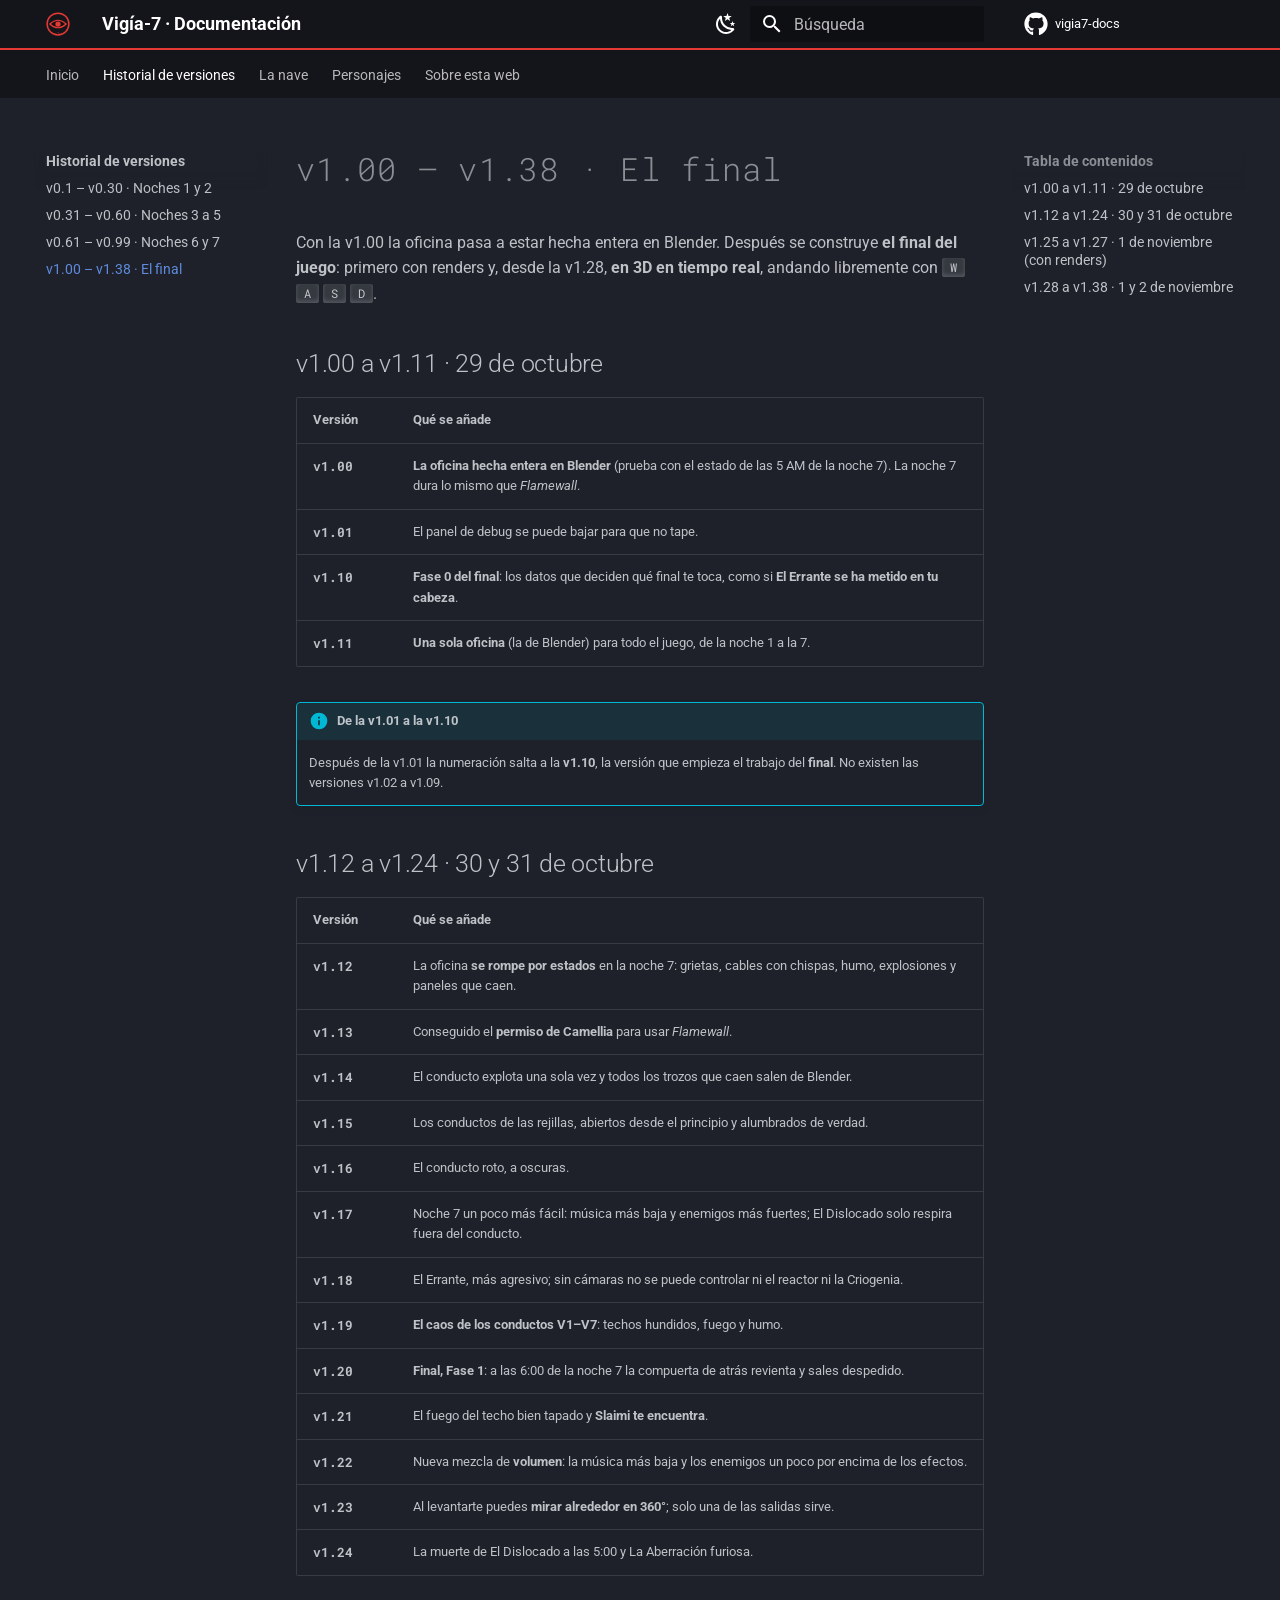
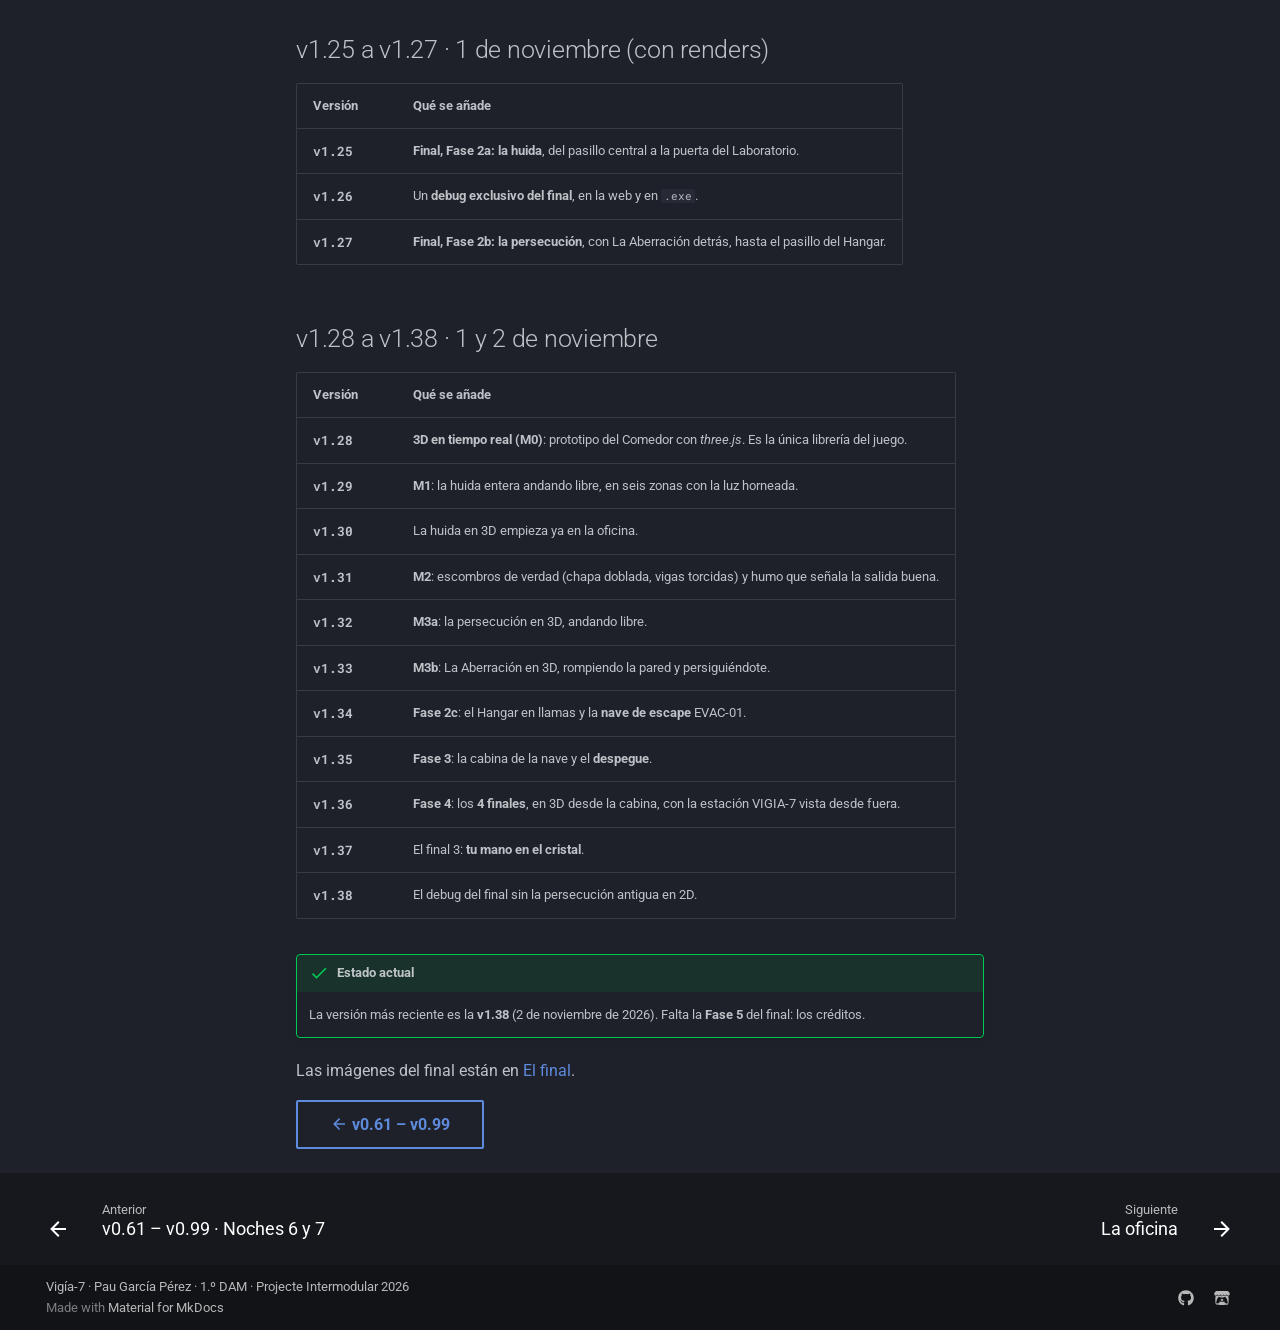
<file: historial/v1-00-a-v1-38/index.html>
<!doctype html>
<html lang="es" class="no-js">
  <head>
    
      <meta charset="utf-8">
      <meta name="viewport" content="width=device-width,initial-scale=1">
      
        <meta name="description" content="Documentación del fan game de terror Vigía-7 — historial de versiones, la oficina, las cámaras y los personajes.">
      
      
        <meta name="author" content="Pau García Pérez">
      
      
        <link rel="canonical" href="https://paugarciaperez071108-coder.github.io/vigia7-docs/historial/v1-00-a-v1-38/">
      
      
        <link rel="prev" href="../v0-61-a-v0-99/">
      
      
        <link rel="next" href="../../nave/oficina/">
      
      
        
      
      
      <link rel="icon" href="../../img/logo.svg">
      <meta name="generator" content="mkdocs-1.6.1, mkdocs-material-9.8.0">
    
    
      
        <title>v1.00 – v1.38 · El final - Vigía-7 · Documentación</title>
      
    
    
      <link rel="stylesheet" href="../../assets/stylesheets/main.57a0d79d.min.css">
      
        
        <link rel="stylesheet" href="../../assets/stylesheets/palette.fb2fffe2.min.css">
      
      


    
    
      
    
    
      
        
        
        <link rel="preconnect" href="https://fonts.gstatic.com" crossorigin>
        <link rel="stylesheet" href="https://fonts.googleapis.com/css?family=Roboto:300,300i,400,400i,700,700i%7CRoboto+Mono:400,400i,700,700i&display=fallback">
        <style>:root{--md-text-font:"Roboto";--md-code-font:"Roboto Mono"}</style>
      
    
    
      <link rel="stylesheet" href="../../css/extra.css">
    
    <script>__md_scope=new URL("../..",location),__md_hash=e=>[...e].reduce(((e,_)=>(e<<5)-e+_.charCodeAt(0)),0),__md_get=(e,_=localStorage,t=__md_scope)=>JSON.parse(_.getItem(t.pathname+"."+e)),__md_set=(e,_,t=localStorage,a=__md_scope)=>{try{t.setItem(a.pathname+"."+e,JSON.stringify(_))}catch(e){}}</script>
    
      

    
    
  </head>
  
  
    
    
      
    
    
    
    
    <body dir="ltr" data-md-color-scheme="slate" data-md-color-primary="black" data-md-color-accent="red">
  
    
    <input class="md-toggle" data-md-toggle="drawer" type="checkbox" id="__drawer" autocomplete="off">
    <input class="md-toggle" data-md-toggle="search" type="checkbox" id="__search" autocomplete="off">
    <label class="md-overlay" for="__drawer"></label>
    <div data-md-component="skip">
      
        
        <a href="#v100-v138-el-final" class="md-skip">
          Saltar a contenido
        </a>
      
    </div>
    <div data-md-component="announce">
      
    </div>
    
    
      

<header class="md-header" data-md-component="header">
  <nav class="md-header__inner md-grid" aria-label="Cabecera">
    <a href="../.." title="Vigía-7 · Documentación" class="md-header__button md-logo" aria-label="Vigía-7 · Documentación" data-md-component="logo">
      
  <img src="../../img/logo.svg" alt="logo">

    </a>
    <label class="md-header__button md-icon" for="__drawer">
      
      <svg xmlns="http://www.w3.org/2000/svg" viewBox="0 0 24 24"><path d="M3 6h18v2H3zm0 5h18v2H3zm0 5h18v2H3z"/></svg>
    </label>
    <div class="md-header__title" data-md-component="header-title">
      <div class="md-header__ellipsis">
        <div class="md-header__topic">
          <span class="md-ellipsis">
            Vigía-7 · Documentación
          </span>
        </div>
        <div class="md-header__topic" data-md-component="header-topic">
          <span class="md-ellipsis">
            
              v1.00 – v1.38 · El final
            
          </span>
        </div>
      </div>
    </div>
    
      
        <form class="md-header__option" data-md-component="palette">
  
    
    
    
    <input class="md-option" data-md-color-media="" data-md-color-scheme="slate" data-md-color-primary="black" data-md-color-accent="red"  aria-label="Cambiar a modo claro"  type="radio" name="__palette" id="__palette_0">
    
      <label class="md-header__button md-icon" title="Cambiar a modo claro" for="__palette_1" hidden>
        <svg xmlns="http://www.w3.org/2000/svg" viewBox="0 0 24 24"><path d="m17.75 4.09-2.53 1.94.91 3.06-2.63-1.81-2.63 1.81.91-3.06-2.53-1.94L12.44 4l1.06-3 1.06 3zm3.5 6.91-1.64 1.25.59 1.98-1.7-1.17-1.7 1.17.59-1.98L15.75 11l2.06-.05L18.5 9l.69 1.95zm-2.28 4.95c.83-.08 1.72 1.1 1.19 1.85-.32.45-.66.87-1.08 1.27C15.17 23 8.84 23 4.94 19.07c-3.91-3.9-3.91-10.24 0-14.14.4-.4.82-.76 1.27-1.08.75-.53 1.93.36 1.85 1.19-.27 2.86.69 5.83 2.89 8.02a9.96 9.96 0 0 0 8.02 2.89m-1.64 2.02a12.08 12.08 0 0 1-7.8-3.47c-2.17-2.19-3.33-5-3.49-7.82-2.81 3.14-2.7 7.96.31 10.98 3.02 3.01 7.84 3.12 10.98.31"/></svg>
      </label>
    
  
    
    
    
    <input class="md-option" data-md-color-media="" data-md-color-scheme="default" data-md-color-primary="blue-grey" data-md-color-accent="red"  aria-label="Cambiar a modo oscuro"  type="radio" name="__palette" id="__palette_1">
    
      <label class="md-header__button md-icon" title="Cambiar a modo oscuro" for="__palette_0" hidden>
        <svg xmlns="http://www.w3.org/2000/svg" viewBox="0 0 24 24"><path d="M12 7a5 5 0 0 1 5 5 5 5 0 0 1-5 5 5 5 0 0 1-5-5 5 5 0 0 1 5-5m0 2a3 3 0 0 0-3 3 3 3 0 0 0 3 3 3 3 0 0 0 3-3 3 3 0 0 0-3-3m0-7 2.39 3.42C13.65 5.15 12.84 5 12 5s-1.65.15-2.39.42zM3.34 7l4.16-.35A7.2 7.2 0 0 0 5.94 8.5c-.44.74-.69 1.5-.83 2.29zm.02 10 1.76-3.77a7.131 7.131 0 0 0 2.38 4.14zM20.65 7l-1.77 3.79a7.02 7.02 0 0 0-2.38-4.15zm-.01 10-4.14.36c.59-.51 1.12-1.14 1.54-1.86.42-.73.69-1.5.83-2.29zM12 22l-2.41-3.44c.74.27 1.55.44 2.41.44.82 0 1.63-.17 2.37-.44z"/></svg>
      </label>
    
  
</form>
      
    
    
      <script>var palette=__md_get("__palette");if(palette&&palette.color){if("(prefers-color-scheme)"===palette.color.media){var media=matchMedia("(prefers-color-scheme: light)"),input=document.querySelector(media.matches?"[data-md-color-media='(prefers-color-scheme: light)']":"[data-md-color-media='(prefers-color-scheme: dark)']");palette.color.media=input.getAttribute("data-md-color-media"),palette.color.scheme=input.getAttribute("data-md-color-scheme"),palette.color.primary=input.getAttribute("data-md-color-primary"),palette.color.accent=input.getAttribute("data-md-color-accent")}for(var[key,value]of Object.entries(palette.color))document.body.setAttribute("data-md-color-"+key,value)}</script>
    
    
    
      
      
        <label class="md-header__button md-icon" for="__search">
          
          <svg xmlns="http://www.w3.org/2000/svg" viewBox="0 0 24 24"><path d="M9.5 3A6.5 6.5 0 0 1 16 9.5c0 1.61-.59 3.09-1.56 4.23l.27.27h.79l5 5-1.5 1.5-5-5v-.79l-.27-.27A6.52 6.52 0 0 1 9.5 16 6.5 6.5 0 0 1 3 9.5 6.5 6.5 0 0 1 9.5 3m0 2C7 5 5 7 5 9.5S7 14 9.5 14 14 12 14 9.5 12 5 9.5 5"/></svg>
        </label>
        <div class="md-search" data-md-component="search" role="dialog">
  <label class="md-search__overlay" for="__search"></label>
  <div class="md-search__inner" role="search">
    <form class="md-search__form" name="search">
      <input type="text" class="md-search__input" name="query" aria-label="Búsqueda" placeholder="Búsqueda" autocapitalize="off" autocorrect="off" autocomplete="off" spellcheck="false" data-md-component="search-query" required>
      <label class="md-search__icon md-icon" for="__search">
        
        <svg xmlns="http://www.w3.org/2000/svg" viewBox="0 0 24 24"><path d="M9.5 3A6.5 6.5 0 0 1 16 9.5c0 1.61-.59 3.09-1.56 4.23l.27.27h.79l5 5-1.5 1.5-5-5v-.79l-.27-.27A6.52 6.52 0 0 1 9.5 16 6.5 6.5 0 0 1 3 9.5 6.5 6.5 0 0 1 9.5 3m0 2C7 5 5 7 5 9.5S7 14 9.5 14 14 12 14 9.5 12 5 9.5 5"/></svg>
        
        <svg xmlns="http://www.w3.org/2000/svg" viewBox="0 0 24 24"><path d="M20 11v2H8l5.5 5.5-1.42 1.42L4.16 12l7.92-7.92L13.5 5.5 8 11z"/></svg>
      </label>
      <nav class="md-search__options" aria-label="Buscar">
        
        <button type="reset" class="md-search__icon md-icon" title="Limpiar" aria-label="Limpiar" tabindex="-1">
          
          <svg xmlns="http://www.w3.org/2000/svg" viewBox="0 0 24 24"><path d="M19 6.41 17.59 5 12 10.59 6.41 5 5 6.41 10.59 12 5 17.59 6.41 19 12 13.41 17.59 19 19 17.59 13.41 12z"/></svg>
        </button>
      </nav>
      
        <div class="md-search__suggest" data-md-component="search-suggest"></div>
      
    </form>
    <div class="md-search__output">
      <div class="md-search__scrollwrap" tabindex="0" data-md-scrollfix>
        <div class="md-search-result" data-md-component="search-result">
          <div class="md-search-result__meta">
            Inicializando búsqueda
          </div>
          <ol class="md-search-result__list" role="presentation"></ol>
        </div>
      </div>
    </div>
  </div>
</div>
      
    
    
      <div class="md-header__source">
        <a href="https://github.com/paugarciaperez071108-coder/vigia7-docs" title="Ir al repositorio" class="md-source" data-md-component="source">
  <div class="md-source__icon md-icon">
    
    <svg xmlns="http://www.w3.org/2000/svg" viewBox="0 0 512 512"><!--! Font Awesome Free 7.1.0 by @fontawesome - https://fontawesome.com License - https://fontawesome.com/license/free (Icons: CC BY 4.0, Fonts: SIL OFL 1.1, Code: MIT License) Copyright 2025 Fonticons, Inc.--><path d="M173.9 397.4c0 2-2.3 3.6-5.2 3.6-3.3.3-5.6-1.3-5.6-3.6 0-2 2.3-3.6 5.2-3.6 3-.3 5.6 1.3 5.6 3.6m-31.1-4.5c-.7 2 1.3 4.3 4.3 4.9 2.6 1 5.6 0 6.2-2s-1.3-4.3-4.3-5.2c-2.6-.7-5.5.3-6.2 2.3m44.2-1.7c-2.9.7-4.9 2.6-4.6 4.9.3 2 2.9 3.3 5.9 2.6 2.9-.7 4.9-2.6 4.6-4.6-.3-1.9-3-3.2-5.9-2.9M252.8 8C114.1 8 8 113.3 8 252c0 110.9 69.8 205.8 169.5 239.2 12.8 2.3 17.3-5.6 17.3-12.1 0-6.2-.3-40.4-.3-61.4 0 0-70 15-84.7-29.8 0 0-11.4-29.1-27.8-36.6 0 0-22.9-15.7 1.6-15.4 0 0 24.9 2 38.6 25.8 21.9 38.6 58.6 27.5 72.9 20.9 2.3-16 8.8-27.1 16-33.7-55.9-6.2-112.3-14.3-112.3-110.5 0-27.5 7.6-41.3 23.6-58.9-2.6-6.5-11.1-33.3 2.6-67.9 20.9-6.5 69 27 69 27 20-5.6 41.5-8.5 62.8-8.5s42.8 2.9 62.8 8.5c0 0 48.1-33.6 69-27 13.7 34.7 5.2 61.4 2.6 67.9 16 17.7 25.8 31.5 25.8 58.9 0 96.5-58.9 104.2-114.8 110.5 9.2 7.9 17 22.9 17 46.4 0 33.7-.3 75.4-.3 83.6 0 6.5 4.6 14.4 17.3 12.1C436.2 457.8 504 362.9 504 252 504 113.3 391.5 8 252.8 8M105.2 352.9c-1.3 1-1 3.3.7 5.2 1.6 1.6 3.9 2.3 5.2 1 1.3-1 1-3.3-.7-5.2-1.6-1.6-3.9-2.3-5.2-1m-10.8-8.1c-.7 1.3.3 2.9 2.3 3.9 1.6 1 3.6.7 4.3-.7.7-1.3-.3-2.9-2.3-3.9-2-.6-3.6-.3-4.3.7m32.4 35.6c-1.6 1.3-1 4.3 1.3 6.2 2.3 2.3 5.2 2.6 6.5 1 1.3-1.3.7-4.3-1.3-6.2-2.2-2.3-5.2-2.6-6.5-1m-11.4-14.7c-1.6 1-1.6 3.6 0 5.9s4.3 3.3 5.6 2.3c1.6-1.3 1.6-3.9 0-6.2-1.4-2.3-4-3.3-5.6-2"/></svg>
  </div>
  <div class="md-source__repository">
    vigia7-docs
  </div>
</a>
      </div>
    
  </nav>
  
</header>
    
    <div class="md-container" data-md-component="container">
      
      
        
          
            
<nav class="md-tabs" aria-label="Pestañas" data-md-component="tabs">
  <div class="md-grid">
    <ul class="md-tabs__list">
      
        
  
  
  
  
    <li class="md-tabs__item">
      <a href="../.." class="md-tabs__link">
        
  
  
    
  
  Inicio

      </a>
    </li>
  

      
        
  
  
  
    
  
  
    
    
      <li class="md-tabs__item md-tabs__item--active">
        <a href="../" class="md-tabs__link">
          
  
  
    
  
  Historial de versiones

        </a>
      </li>
    
  

      
        
  
  
  
  
    
    
      <li class="md-tabs__item">
        <a href="../../nave/oficina/" class="md-tabs__link">
          
  
  
    
  
  La nave

        </a>
      </li>
    
  

      
        
  
  
  
  
    
    
      <li class="md-tabs__item">
        <a href="../../personajes/" class="md-tabs__link">
          
  
  
    
  
  Personajes

        </a>
      </li>
    
  

      
        
  
  
  
  
    <li class="md-tabs__item">
      <a href="../../acerca/" class="md-tabs__link">
        
  
  
    
  
  Sobre esta web

      </a>
    </li>
  

      
    </ul>
  </div>
</nav>
          
        
      
      <main class="md-main" data-md-component="main">
        <div class="md-main__inner md-grid">
          
            
              
              <div class="md-sidebar md-sidebar--primary" data-md-component="sidebar" data-md-type="navigation" >
                <div class="md-sidebar__scrollwrap">
                  <div class="md-sidebar__inner">
                    


  


<nav class="md-nav md-nav--primary md-nav--lifted" aria-label="Navegación" data-md-level="0">
  <label class="md-nav__title" for="__drawer">
    <a href="../.." title="Vigía-7 · Documentación" class="md-nav__button md-logo" aria-label="Vigía-7 · Documentación" data-md-component="logo">
      
  <img src="../../img/logo.svg" alt="logo">

    </a>
    Vigía-7 · Documentación
  </label>
  
    <div class="md-nav__source">
      <a href="https://github.com/paugarciaperez071108-coder/vigia7-docs" title="Ir al repositorio" class="md-source" data-md-component="source">
  <div class="md-source__icon md-icon">
    
    <svg xmlns="http://www.w3.org/2000/svg" viewBox="0 0 512 512"><!--! Font Awesome Free 7.1.0 by @fontawesome - https://fontawesome.com License - https://fontawesome.com/license/free (Icons: CC BY 4.0, Fonts: SIL OFL 1.1, Code: MIT License) Copyright 2025 Fonticons, Inc.--><path d="M173.9 397.4c0 2-2.3 3.6-5.2 3.6-3.3.3-5.6-1.3-5.6-3.6 0-2 2.3-3.6 5.2-3.6 3-.3 5.6 1.3 5.6 3.6m-31.1-4.5c-.7 2 1.3 4.3 4.3 4.9 2.6 1 5.6 0 6.2-2s-1.3-4.3-4.3-5.2c-2.6-.7-5.5.3-6.2 2.3m44.2-1.7c-2.9.7-4.9 2.6-4.6 4.9.3 2 2.9 3.3 5.9 2.6 2.9-.7 4.9-2.6 4.6-4.6-.3-1.9-3-3.2-5.9-2.9M252.8 8C114.1 8 8 113.3 8 252c0 110.9 69.8 205.8 169.5 239.2 12.8 2.3 17.3-5.6 17.3-12.1 0-6.2-.3-40.4-.3-61.4 0 0-70 15-84.7-29.8 0 0-11.4-29.1-27.8-36.6 0 0-22.9-15.7 1.6-15.4 0 0 24.9 2 38.6 25.8 21.9 38.6 58.6 27.5 72.9 20.9 2.3-16 8.8-27.1 16-33.7-55.9-6.2-112.3-14.3-112.3-110.5 0-27.5 7.6-41.3 23.6-58.9-2.6-6.5-11.1-33.3 2.6-67.9 20.9-6.5 69 27 69 27 20-5.6 41.5-8.5 62.8-8.5s42.8 2.9 62.8 8.5c0 0 48.1-33.6 69-27 13.7 34.7 5.2 61.4 2.6 67.9 16 17.7 25.8 31.5 25.8 58.9 0 96.5-58.9 104.2-114.8 110.5 9.2 7.9 17 22.9 17 46.4 0 33.7-.3 75.4-.3 83.6 0 6.5 4.6 14.4 17.3 12.1C436.2 457.8 504 362.9 504 252 504 113.3 391.5 8 252.8 8M105.2 352.9c-1.3 1-1 3.3.7 5.2 1.6 1.6 3.9 2.3 5.2 1 1.3-1 1-3.3-.7-5.2-1.6-1.6-3.9-2.3-5.2-1m-10.8-8.1c-.7 1.3.3 2.9 2.3 3.9 1.6 1 3.6.7 4.3-.7.7-1.3-.3-2.9-2.3-3.9-2-.6-3.6-.3-4.3.7m32.4 35.6c-1.6 1.3-1 4.3 1.3 6.2 2.3 2.3 5.2 2.6 6.5 1 1.3-1.3.7-4.3-1.3-6.2-2.2-2.3-5.2-2.6-6.5-1m-11.4-14.7c-1.6 1-1.6 3.6 0 5.9s4.3 3.3 5.6 2.3c1.6-1.3 1.6-3.9 0-6.2-1.4-2.3-4-3.3-5.6-2"/></svg>
  </div>
  <div class="md-source__repository">
    vigia7-docs
  </div>
</a>
    </div>
  
  <ul class="md-nav__list" data-md-scrollfix>
    
      
      
  
  
  
  
    <li class="md-nav__item">
      <a href="../.." class="md-nav__link">
        
  
  
  <span class="md-ellipsis">
    
  
    Inicio
  

    
  </span>
  
  

      </a>
    </li>
  

    
      
      
  
  
    
  
  
  
    
    
      
        
          
        
      
        
      
        
      
        
      
        
      
    
    
    
      
        
        
      
      
        
      
    
    
    <li class="md-nav__item md-nav__item--active md-nav__item--section md-nav__item--nested">
      
        
        
        <input class="md-nav__toggle md-toggle " type="checkbox" id="__nav_2" checked>
        
          
          <div class="md-nav__link md-nav__container">
            <a href="../" class="md-nav__link ">
              
  
  
  <span class="md-ellipsis">
    
  
    Historial de versiones
  

    
  </span>
  
  

            </a>
            
              
              <label class="md-nav__link " for="__nav_2" id="__nav_2_label" tabindex="">
                <span class="md-nav__icon md-icon"></span>
              </label>
            
          </div>
        
        <nav class="md-nav" data-md-level="1" aria-labelledby="__nav_2_label" aria-expanded="true">
          <label class="md-nav__title" for="__nav_2">
            <span class="md-nav__icon md-icon"></span>
            
  
    Historial de versiones
  

          </label>
          <ul class="md-nav__list" data-md-scrollfix>
            
              
            
              
                
  
  
  
  
    <li class="md-nav__item">
      <a href="../v0-1-a-v0-30/" class="md-nav__link">
        
  
  
  <span class="md-ellipsis">
    
  
    v0.1 – v0.30 · Noches 1 y 2
  

    
  </span>
  
  

      </a>
    </li>
  

              
            
              
                
  
  
  
  
    <li class="md-nav__item">
      <a href="../v0-31-a-v0-60/" class="md-nav__link">
        
  
  
  <span class="md-ellipsis">
    
  
    v0.31 – v0.60 · Noches 3 a 5
  

    
  </span>
  
  

      </a>
    </li>
  

              
            
              
                
  
  
  
  
    <li class="md-nav__item">
      <a href="../v0-61-a-v0-99/" class="md-nav__link">
        
  
  
  <span class="md-ellipsis">
    
  
    v0.61 – v0.99 · Noches 6 y 7
  

    
  </span>
  
  

      </a>
    </li>
  

              
            
              
                
  
  
    
  
  
  
    <li class="md-nav__item md-nav__item--active">
      
      <input class="md-nav__toggle md-toggle" type="checkbox" id="__toc">
      
      
        
      
      
        <label class="md-nav__link md-nav__link--active" for="__toc">
          
  
  
  <span class="md-ellipsis">
    
  
    v1.00 – v1.38 · El final
  

    
  </span>
  
  

          <span class="md-nav__icon md-icon"></span>
        </label>
      
      <a href="./" class="md-nav__link md-nav__link--active">
        
  
  
  <span class="md-ellipsis">
    
  
    v1.00 – v1.38 · El final
  

    
  </span>
  
  

      </a>
      
        

<nav class="md-nav md-nav--secondary" aria-label="Tabla de contenidos">
  
  
  
    
  
  
    <label class="md-nav__title" for="__toc">
      <span class="md-nav__icon md-icon"></span>
      Tabla de contenidos
    </label>
    <ul class="md-nav__list" data-md-component="toc" data-md-scrollfix>
      
        <li class="md-nav__item">
  <a href="#v100-a-v111-29-de-octubre" class="md-nav__link">
    <span class="md-ellipsis">
      
        v1.00 a v1.11 · 29 de octubre
      
    </span>
  </a>
  
</li>
      
        <li class="md-nav__item">
  <a href="#v112-a-v124-30-y-31-de-octubre" class="md-nav__link">
    <span class="md-ellipsis">
      
        v1.12 a v1.24 · 30 y 31 de octubre
      
    </span>
  </a>
  
</li>
      
        <li class="md-nav__item">
  <a href="#v125-a-v127-1-de-noviembre-con-renders" class="md-nav__link">
    <span class="md-ellipsis">
      
        v1.25 a v1.27 · 1 de noviembre (con renders)
      
    </span>
  </a>
  
</li>
      
        <li class="md-nav__item">
  <a href="#v128-a-v138-1-y-2-de-noviembre" class="md-nav__link">
    <span class="md-ellipsis">
      
        v1.28 a v1.38 · 1 y 2 de noviembre
      
    </span>
  </a>
  
</li>
      
    </ul>
  
</nav>
      
    </li>
  

              
            
          </ul>
        </nav>
      
    </li>
  

    
      
      
  
  
  
  
    
    
      
        
      
        
      
        
      
    
    
    
      
      
        
      
    
    
    <li class="md-nav__item md-nav__item--nested">
      
        
        
        <input class="md-nav__toggle md-toggle " type="checkbox" id="__nav_3" >
        
          
          <label class="md-nav__link" for="__nav_3" id="__nav_3_label" tabindex="0">
            
  
  
  <span class="md-ellipsis">
    
  
    La nave
  

    
  </span>
  
  

            <span class="md-nav__icon md-icon"></span>
          </label>
        
        <nav class="md-nav" data-md-level="1" aria-labelledby="__nav_3_label" aria-expanded="false">
          <label class="md-nav__title" for="__nav_3">
            <span class="md-nav__icon md-icon"></span>
            
  
    La nave
  

          </label>
          <ul class="md-nav__list" data-md-scrollfix>
            
              
                
  
  
  
  
    <li class="md-nav__item">
      <a href="../../nave/oficina/" class="md-nav__link">
        
  
  
  <span class="md-ellipsis">
    
  
    La oficina
  

    
  </span>
  
  

      </a>
    </li>
  

              
            
              
                
  
  
  
  
    <li class="md-nav__item">
      <a href="../../nave/camaras/" class="md-nav__link">
        
  
  
  <span class="md-ellipsis">
    
  
    Las cámaras
  

    
  </span>
  
  

      </a>
    </li>
  

              
            
              
                
  
  
  
  
    <li class="md-nav__item">
      <a href="../../nave/final/" class="md-nav__link">
        
  
  
  <span class="md-ellipsis">
    
  
    El final
  

    
  </span>
  
  

      </a>
    </li>
  

              
            
          </ul>
        </nav>
      
    </li>
  

    
      
      
  
  
  
  
    
    
      
        
          
        
      
        
      
        
      
        
      
    
    
    
      
      
        
      
    
    
    <li class="md-nav__item md-nav__item--nested">
      
        
        
        <input class="md-nav__toggle md-toggle " type="checkbox" id="__nav_4" >
        
          
          <div class="md-nav__link md-nav__container">
            <a href="../../personajes/" class="md-nav__link ">
              
  
  
  <span class="md-ellipsis">
    
  
    Personajes
  

    
  </span>
  
  

            </a>
            
              
              <label class="md-nav__link " for="__nav_4" id="__nav_4_label" tabindex="0">
                <span class="md-nav__icon md-icon"></span>
              </label>
            
          </div>
        
        <nav class="md-nav" data-md-level="1" aria-labelledby="__nav_4_label" aria-expanded="false">
          <label class="md-nav__title" for="__nav_4">
            <span class="md-nav__icon md-icon"></span>
            
  
    Personajes
  

          </label>
          <ul class="md-nav__list" data-md-scrollfix>
            
              
            
              
                
  
  
  
  
    <li class="md-nav__item">
      <a href="../../personajes/enemigos/" class="md-nav__link">
        
  
  
  <span class="md-ellipsis">
    
  
    Los enemigos
  

    
  </span>
  
  

      </a>
    </li>
  

              
            
              
                
  
  
  
  
    <li class="md-nav__item">
      <a href="../../personajes/aberracion/" class="md-nav__link">
        
  
  
  <span class="md-ellipsis">
    
  
    La Aberración
  

    
  </span>
  
  

      </a>
    </li>
  

              
            
              
                
  
  
  
  
    <li class="md-nav__item">
      <a href="../../personajes/slaimi-y-humanos/" class="md-nav__link">
        
  
  
  <span class="md-ellipsis">
    
  
    Slaimi y los humanos
  

    
  </span>
  
  

      </a>
    </li>
  

              
            
          </ul>
        </nav>
      
    </li>
  

    
      
      
  
  
  
  
    <li class="md-nav__item">
      <a href="../../acerca/" class="md-nav__link">
        
  
  
  <span class="md-ellipsis">
    
  
    Sobre esta web
  

    
  </span>
  
  

      </a>
    </li>
  

    
  </ul>
</nav>
                  </div>
                </div>
              </div>
            
            
              
              <div class="md-sidebar md-sidebar--secondary" data-md-component="sidebar" data-md-type="toc" >
                <div class="md-sidebar__scrollwrap">
                  <div class="md-sidebar__inner">
                    

<nav class="md-nav md-nav--secondary" aria-label="Tabla de contenidos">
  
  
  
    
  
  
    <label class="md-nav__title" for="__toc">
      <span class="md-nav__icon md-icon"></span>
      Tabla de contenidos
    </label>
    <ul class="md-nav__list" data-md-component="toc" data-md-scrollfix>
      
        <li class="md-nav__item">
  <a href="#v100-a-v111-29-de-octubre" class="md-nav__link">
    <span class="md-ellipsis">
      
        v1.00 a v1.11 · 29 de octubre
      
    </span>
  </a>
  
</li>
      
        <li class="md-nav__item">
  <a href="#v112-a-v124-30-y-31-de-octubre" class="md-nav__link">
    <span class="md-ellipsis">
      
        v1.12 a v1.24 · 30 y 31 de octubre
      
    </span>
  </a>
  
</li>
      
        <li class="md-nav__item">
  <a href="#v125-a-v127-1-de-noviembre-con-renders" class="md-nav__link">
    <span class="md-ellipsis">
      
        v1.25 a v1.27 · 1 de noviembre (con renders)
      
    </span>
  </a>
  
</li>
      
        <li class="md-nav__item">
  <a href="#v128-a-v138-1-y-2-de-noviembre" class="md-nav__link">
    <span class="md-ellipsis">
      
        v1.28 a v1.38 · 1 y 2 de noviembre
      
    </span>
  </a>
  
</li>
      
    </ul>
  
</nav>
                  </div>
                </div>
              </div>
            
          
          
            <div class="md-content" data-md-component="content">
              
              <article class="md-content__inner md-typeset">
                
                  


  
  


<h1 id="v100-v138-el-final">v1.00 – v1.38 · El final<a class="headerlink" href="#v100-v138-el-final" title="Permanent link">&para;</a></h1>
<p>Con la v1.00 la oficina pasa a estar hecha entera en Blender. Después se construye <strong>el final del juego</strong>: primero con renders y, desde la v1.28, <strong>en 3D en tiempo real</strong>, andando libremente con <span class="keys"><kbd class="key-w">W</kbd></span> <span class="keys"><kbd class="key-a">A</kbd></span> <span class="keys"><kbd class="key-s">S</kbd></span> <span class="keys"><kbd class="key-d">D</kbd></span>.</p>
<h2 id="v100-a-v111-29-de-octubre">v1.00 a v1.11 · 29 de octubre<a class="headerlink" href="#v100-a-v111-29-de-octubre" title="Permanent link">&para;</a></h2>
<table>
<thead>
<tr>
<th>Versión</th>
<th>Qué se añade</th>
</tr>
</thead>
<tbody>
<tr>
<td><strong>v1.00</strong></td>
<td><strong>La oficina hecha entera en Blender</strong> (prueba con el estado de las 5 AM de la noche 7). La noche 7 dura lo mismo que <em>Flamewall</em>.</td>
</tr>
<tr>
<td><strong>v1.01</strong></td>
<td>El panel de debug se puede bajar para que no tape.</td>
</tr>
<tr>
<td><strong>v1.10</strong></td>
<td><strong>Fase 0 del final</strong>: los datos que deciden qué final te toca, como si <strong>El Errante se ha metido en tu cabeza</strong>.</td>
</tr>
<tr>
<td><strong>v1.11</strong></td>
<td><strong>Una sola oficina</strong> (la de Blender) para todo el juego, de la noche 1 a la 7.</td>
</tr>
</tbody>
</table>
<div class="admonition info">
<p class="admonition-title">De la v1.01 a la v1.10</p>
<p>Después de la v1.01 la numeración salta a la <strong>v1.10</strong>, la versión que empieza el trabajo del <strong>final</strong>. No existen las versiones v1.02 a v1.09.</p>
</div>
<h2 id="v112-a-v124-30-y-31-de-octubre">v1.12 a v1.24 · 30 y 31 de octubre<a class="headerlink" href="#v112-a-v124-30-y-31-de-octubre" title="Permanent link">&para;</a></h2>
<table>
<thead>
<tr>
<th>Versión</th>
<th>Qué se añade</th>
</tr>
</thead>
<tbody>
<tr>
<td><strong>v1.12</strong></td>
<td>La oficina <strong>se rompe por estados</strong> en la noche 7: grietas, cables con chispas, humo, explosiones y paneles que caen.</td>
</tr>
<tr>
<td><strong>v1.13</strong></td>
<td>Conseguido el <strong>permiso de Camellia</strong> para usar <em>Flamewall</em>.</td>
</tr>
<tr>
<td><strong>v1.14</strong></td>
<td>El conducto explota una sola vez y todos los trozos que caen salen de Blender.</td>
</tr>
<tr>
<td><strong>v1.15</strong></td>
<td>Los conductos de las rejillas, abiertos desde el principio y alumbrados de verdad.</td>
</tr>
<tr>
<td><strong>v1.16</strong></td>
<td>El conducto roto, a oscuras.</td>
</tr>
<tr>
<td><strong>v1.17</strong></td>
<td>Noche 7 un poco más fácil: música más baja y enemigos más fuertes; El Dislocado solo respira fuera del conducto.</td>
</tr>
<tr>
<td><strong>v1.18</strong></td>
<td>El Errante, más agresivo; sin cámaras no se puede controlar ni el reactor ni la Criogenia.</td>
</tr>
<tr>
<td><strong>v1.19</strong></td>
<td><strong>El caos de los conductos V1–V7</strong>: techos hundidos, fuego y humo.</td>
</tr>
<tr>
<td><strong>v1.20</strong></td>
<td><strong>Final, Fase 1</strong>: a las 6:00 de la noche 7 la compuerta de atrás revienta y sales despedido.</td>
</tr>
<tr>
<td><strong>v1.21</strong></td>
<td>El fuego del techo bien tapado y <strong>Slaimi te encuentra</strong>.</td>
</tr>
<tr>
<td><strong>v1.22</strong></td>
<td>Nueva mezcla de <strong>volumen</strong>: la música más baja y los enemigos un poco por encima de los efectos.</td>
</tr>
<tr>
<td><strong>v1.23</strong></td>
<td>Al levantarte puedes <strong>mirar alrededor en 360°</strong>; solo una de las salidas sirve.</td>
</tr>
<tr>
<td><strong>v1.24</strong></td>
<td>La muerte de El Dislocado a las 5:00 y La Aberración furiosa.</td>
</tr>
</tbody>
</table>
<h2 id="v125-a-v127-1-de-noviembre-con-renders">v1.25 a v1.27 · 1 de noviembre (con renders)<a class="headerlink" href="#v125-a-v127-1-de-noviembre-con-renders" title="Permanent link">&para;</a></h2>
<table>
<thead>
<tr>
<th>Versión</th>
<th>Qué se añade</th>
</tr>
</thead>
<tbody>
<tr>
<td><strong>v1.25</strong></td>
<td><strong>Final, Fase 2a: la huida</strong>, del pasillo central a la puerta del Laboratorio.</td>
</tr>
<tr>
<td><strong>v1.26</strong></td>
<td>Un <strong>debug exclusivo del final</strong>, en la web y en <code>.exe</code>.</td>
</tr>
<tr>
<td><strong>v1.27</strong></td>
<td><strong>Final, Fase 2b: la persecución</strong>, con La Aberración detrás, hasta el pasillo del Hangar.</td>
</tr>
</tbody>
</table>
<h2 id="v128-a-v138-1-y-2-de-noviembre">v1.28 a v1.38 · 1 y 2 de noviembre<a class="headerlink" href="#v128-a-v138-1-y-2-de-noviembre" title="Permanent link">&para;</a></h2>
<table>
<thead>
<tr>
<th>Versión</th>
<th>Qué se añade</th>
</tr>
</thead>
<tbody>
<tr>
<td><strong>v1.28</strong></td>
<td><strong>3D en tiempo real (M0)</strong>: prototipo del Comedor con <em>three.js</em>. Es la única librería del juego.</td>
</tr>
<tr>
<td><strong>v1.29</strong></td>
<td><strong>M1</strong>: la huida entera andando libre, en seis zonas con la luz horneada.</td>
</tr>
<tr>
<td><strong>v1.30</strong></td>
<td>La huida en 3D empieza ya en la oficina.</td>
</tr>
<tr>
<td><strong>v1.31</strong></td>
<td><strong>M2</strong>: escombros de verdad (chapa doblada, vigas torcidas) y humo que señala la salida buena.</td>
</tr>
<tr>
<td><strong>v1.32</strong></td>
<td><strong>M3a</strong>: la persecución en 3D, andando libre.</td>
</tr>
<tr>
<td><strong>v1.33</strong></td>
<td><strong>M3b</strong>: La Aberración en 3D, rompiendo la pared y persiguiéndote.</td>
</tr>
<tr>
<td><strong>v1.34</strong></td>
<td><strong>Fase 2c</strong>: el Hangar en llamas y la <strong>nave de escape</strong> EVAC-01.</td>
</tr>
<tr>
<td><strong>v1.35</strong></td>
<td><strong>Fase 3</strong>: la cabina de la nave y el <strong>despegue</strong>.</td>
</tr>
<tr>
<td><strong>v1.36</strong></td>
<td><strong>Fase 4</strong>: los <strong>4 finales</strong>, en 3D desde la cabina, con la estación VIGIA-7 vista desde fuera.</td>
</tr>
<tr>
<td><strong>v1.37</strong></td>
<td>El final 3: <strong>tu mano en el cristal</strong>.</td>
</tr>
<tr>
<td><strong>v1.38</strong></td>
<td>El debug del final sin la persecución antigua en 2D.</td>
</tr>
</tbody>
</table>
<div class="admonition success">
<p class="admonition-title">Estado actual</p>
<p>La versión más reciente es la <strong>v1.38</strong> (2 de noviembre de 2026). Falta la <strong>Fase 5</strong> del final: los créditos.</p>
</div>
<p>Las imágenes del final están en <a href="../../nave/final/">El final</a>.</p>
<p><a class="md-button" href="../v0-61-a-v0-99/"><span class="twemoji"><svg xmlns="http://www.w3.org/2000/svg" viewBox="0 0 24 24"><path d="M20 11v2H8l5.5 5.5-1.42 1.42L4.16 12l7.92-7.92L13.5 5.5 8 11z"/></svg></span> v0.61 – v0.99</a></p>












                
              </article>
            </div>
          
          
  <script>var tabs=__md_get("__tabs");if(Array.isArray(tabs))e:for(var set of document.querySelectorAll(".tabbed-set")){var labels=set.querySelector(".tabbed-labels");for(var tab of tabs)for(var label of labels.getElementsByTagName("label"))if(label.innerText.trim()===tab){var input=document.getElementById(label.htmlFor);input.checked=!0;continue e}}</script>

<script>var target=document.getElementById(location.hash.slice(1));target&&target.name&&(target.checked=target.name.startsWith("__tabbed_"))</script>
        </div>
        
          <button type="button" class="md-top md-icon" data-md-component="top" hidden>
  
  <svg xmlns="http://www.w3.org/2000/svg" viewBox="0 0 24 24"><path d="M13 20h-2V8l-5.5 5.5-1.42-1.42L12 4.16l7.92 7.92-1.42 1.42L13 8z"/></svg>
  Volver al principio
</button>
        
      </main>
      
        <footer class="md-footer">
  
    
      
      <nav class="md-footer__inner md-grid" aria-label="Pie" >
        
          
          <a href="../v0-61-a-v0-99/" class="md-footer__link md-footer__link--prev" aria-label="Anterior: v0.61 – v0.99 · Noches 6 y 7">
            <div class="md-footer__button md-icon">
              
              <svg xmlns="http://www.w3.org/2000/svg" viewBox="0 0 24 24"><path d="M20 11v2H8l5.5 5.5-1.42 1.42L4.16 12l7.92-7.92L13.5 5.5 8 11z"/></svg>
            </div>
            <div class="md-footer__title">
              <span class="md-footer__direction">
                Anterior
              </span>
              <div class="md-ellipsis">
                v0.61 – v0.99 · Noches 6 y 7
              </div>
            </div>
          </a>
        
        
          
          <a href="../../nave/oficina/" class="md-footer__link md-footer__link--next" aria-label="Siguiente: La oficina">
            <div class="md-footer__title">
              <span class="md-footer__direction">
                Siguiente
              </span>
              <div class="md-ellipsis">
                La oficina
              </div>
            </div>
            <div class="md-footer__button md-icon">
              
              <svg xmlns="http://www.w3.org/2000/svg" viewBox="0 0 24 24"><path d="M4 11v2h12l-5.5 5.5 1.42 1.42L19.84 12l-7.92-7.92L10.5 5.5 16 11z"/></svg>
            </div>
          </a>
        
      </nav>
    
  
  <div class="md-footer-meta md-typeset">
    <div class="md-footer-meta__inner md-grid">
      <div class="md-copyright">
  
    <div class="md-copyright__highlight">
      Vigía-7 · Pau García Pérez · 1.º DAM · Projecte Intermodular 2026
    </div>
  
  
    Made with
    <a href="https://squidfunk.github.io/mkdocs-material/" target="_blank" rel="noopener">
      Material for MkDocs
    </a>
  
</div>
      
        
<div class="md-social">
  
    
    
    
    
    <a href="https://github.com/paugarciaperez071108-coder" target="_blank" rel="noopener" title="GitHub" class="md-social__link">
      <svg xmlns="http://www.w3.org/2000/svg" viewBox="0 0 512 512"><!--! Font Awesome Free 7.1.0 by @fontawesome - https://fontawesome.com License - https://fontawesome.com/license/free (Icons: CC BY 4.0, Fonts: SIL OFL 1.1, Code: MIT License) Copyright 2025 Fonticons, Inc.--><path d="M173.9 397.4c0 2-2.3 3.6-5.2 3.6-3.3.3-5.6-1.3-5.6-3.6 0-2 2.3-3.6 5.2-3.6 3-.3 5.6 1.3 5.6 3.6m-31.1-4.5c-.7 2 1.3 4.3 4.3 4.9 2.6 1 5.6 0 6.2-2s-1.3-4.3-4.3-5.2c-2.6-.7-5.5.3-6.2 2.3m44.2-1.7c-2.9.7-4.9 2.6-4.6 4.9.3 2 2.9 3.3 5.9 2.6 2.9-.7 4.9-2.6 4.6-4.6-.3-1.9-3-3.2-5.9-2.9M252.8 8C114.1 8 8 113.3 8 252c0 110.9 69.8 205.8 169.5 239.2 12.8 2.3 17.3-5.6 17.3-12.1 0-6.2-.3-40.4-.3-61.4 0 0-70 15-84.7-29.8 0 0-11.4-29.1-27.8-36.6 0 0-22.9-15.7 1.6-15.4 0 0 24.9 2 38.6 25.8 21.9 38.6 58.6 27.5 72.9 20.9 2.3-16 8.8-27.1 16-33.7-55.9-6.2-112.3-14.3-112.3-110.5 0-27.5 7.6-41.3 23.6-58.9-2.6-6.5-11.1-33.3 2.6-67.9 20.9-6.5 69 27 69 27 20-5.6 41.5-8.5 62.8-8.5s42.8 2.9 62.8 8.5c0 0 48.1-33.6 69-27 13.7 34.7 5.2 61.4 2.6 67.9 16 17.7 25.8 31.5 25.8 58.9 0 96.5-58.9 104.2-114.8 110.5 9.2 7.9 17 22.9 17 46.4 0 33.7-.3 75.4-.3 83.6 0 6.5 4.6 14.4 17.3 12.1C436.2 457.8 504 362.9 504 252 504 113.3 391.5 8 252.8 8M105.2 352.9c-1.3 1-1 3.3.7 5.2 1.6 1.6 3.9 2.3 5.2 1 1.3-1 1-3.3-.7-5.2-1.6-1.6-3.9-2.3-5.2-1m-10.8-8.1c-.7 1.3.3 2.9 2.3 3.9 1.6 1 3.6.7 4.3-.7.7-1.3-.3-2.9-2.3-3.9-2-.6-3.6-.3-4.3.7m32.4 35.6c-1.6 1.3-1 4.3 1.3 6.2 2.3 2.3 5.2 2.6 6.5 1 1.3-1.3.7-4.3-1.3-6.2-2.2-2.3-5.2-2.6-6.5-1m-11.4-14.7c-1.6 1-1.6 3.6 0 5.9s4.3 3.3 5.6 2.3c1.6-1.3 1.6-3.9 0-6.2-1.4-2.3-4-3.3-5.6-2"/></svg>
    </a>
  
    
    
    
    
    <a href="https://pawerestudios-coder.itch.io/vigia-7" target="_blank" rel="noopener" title="Vigía-7 en itch.io" class="md-social__link">
      <svg xmlns="http://www.w3.org/2000/svg" viewBox="0 0 512 512"><!--! Font Awesome Free 7.1.0 by @fontawesome - https://fontawesome.com License - https://fontawesome.com/license/free (Icons: CC BY 4.0, Fonts: SIL OFL 1.1, Code: MIT License) Copyright 2025 Fonticons, Inc.--><path d="M71.9 34.8C50.2 47.7 7.4 96.8 7 109.7V131c0 27.1 25.3 50.8 48.2 50.8 27.6 0 50.5-22.8 50.5-50 0 27.1 22.2 50 49.8 50s49-22.8 49-50c0 27.1 23.6 50 51.2 50h.5c27.6 0 51.2-22.8 51.2-50 0 27.1 21.5 50 49 50s49.8-22.8 49.8-50c0 27.1 23 50 50.5 50 23 0 48.3-23.8 48.3-50.8v-21.3c-.4-12.9-43.2-62.1-64.9-75-67.4-2.3-114.2-2.7-184-2.7s-165 1.1-184.2 2.8m132.3 134.4c-22 38.4-77.9 38.7-99.8.2-13.2 23.1-43.2 32.1-56 27.7-3.9 40.2-13.7 237.1 17.7 269.2 80 18.7 302.1 18.1 379.8 0 31.6-32.3 21.3-232 17.7-269.2-12.9 4.4-42.9-4.6-56-27.7-22 38.5-77.8 38.1-99.8-.2-7.1 12.5-23 28.9-51.8 28.9-10.4.3-20.8-2.2-29.9-7.3s-16.7-12.6-21.9-21.6M162.6 223c16.5 0 31.1 0 49.2 19.8 29.3-3 58.9-3 88.2 0 18.2-19.7 32.8-19.7 49.2-19.7 52.3 0 65.2 77.5 83.9 144.4 17.3 62.2-5.5 63.7-34 63.7-42.1-1.6-65.5-32.2-65.5-62.8-39.3 6.4-101.9 8.8-155.6 0 0 30.6-23.3 61.2-65.5 62.8-28.4-.1-51.2-1.6-33.9-63.7 18.7-67 31.6-144.4 83.9-144.4v-.1zm93.4 47.8s-44.4 40.8-52.4 55.2l29-1.2v25.3c0 1.5 21.3.2 23.3.2 11.6.5 23.3 1 23.3-.2v-25.3l29 1.2c-8-14.5-52.4-55.2-52.4-55.2h.1z"/></svg>
    </a>
  
</div>
      
    </div>
  </div>
</footer>
      
    </div>
    <div class="md-dialog" data-md-component="dialog">
      <div class="md-dialog__inner md-typeset"></div>
    </div>
    
    
    
      
      
      <script id="__config" type="application/json">{"annotate": null, "base": "../..", "features": ["navigation.tabs", "navigation.sections", "navigation.top", "navigation.footer", "navigation.indexes", "toc.follow", "search.highlight", "search.suggest", "content.code.copy", "content.tabs.link"], "search": "../../assets/javascripts/workers/search.a7633da7.min.js", "tags": null, "translations": {"clipboard.copied": "Copiado al portapapeles", "clipboard.copy": "Copiar al portapapeles", "search.result.more.one": "1 m\u00e1s en esta p\u00e1gina", "search.result.more.other": "# m\u00e1s en esta p\u00e1gina", "search.result.none": "No se encontraron documentos", "search.result.one": "1 documento encontrado", "search.result.other": "# documentos encontrados", "search.result.placeholder": "Teclee para comenzar b\u00fasqueda", "search.result.term.missing": "Falta", "select.version": "Seleccionar versi\u00f3n"}, "version": null}</script>
    
    
      <script src="../../assets/javascripts/bundle.c21346df.min.js"></script>
      
    
  </body>
</html>
</file>
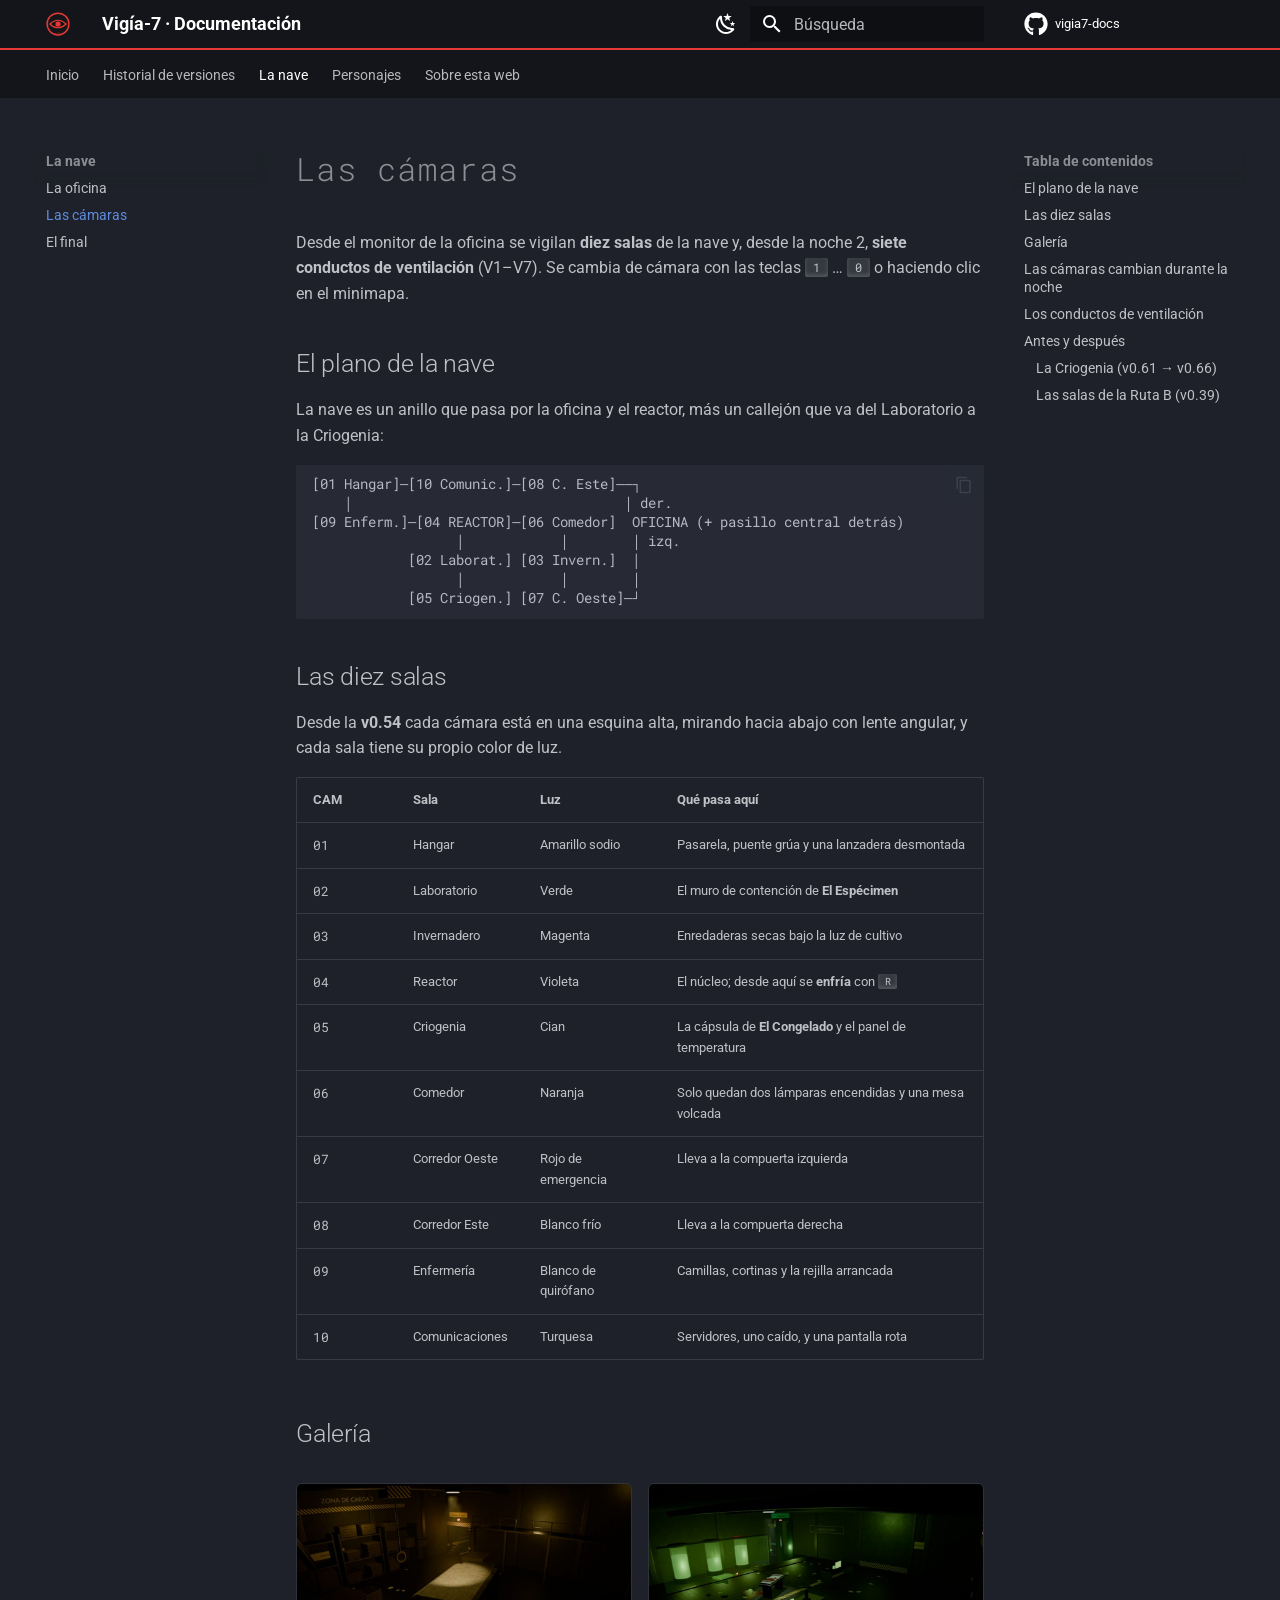
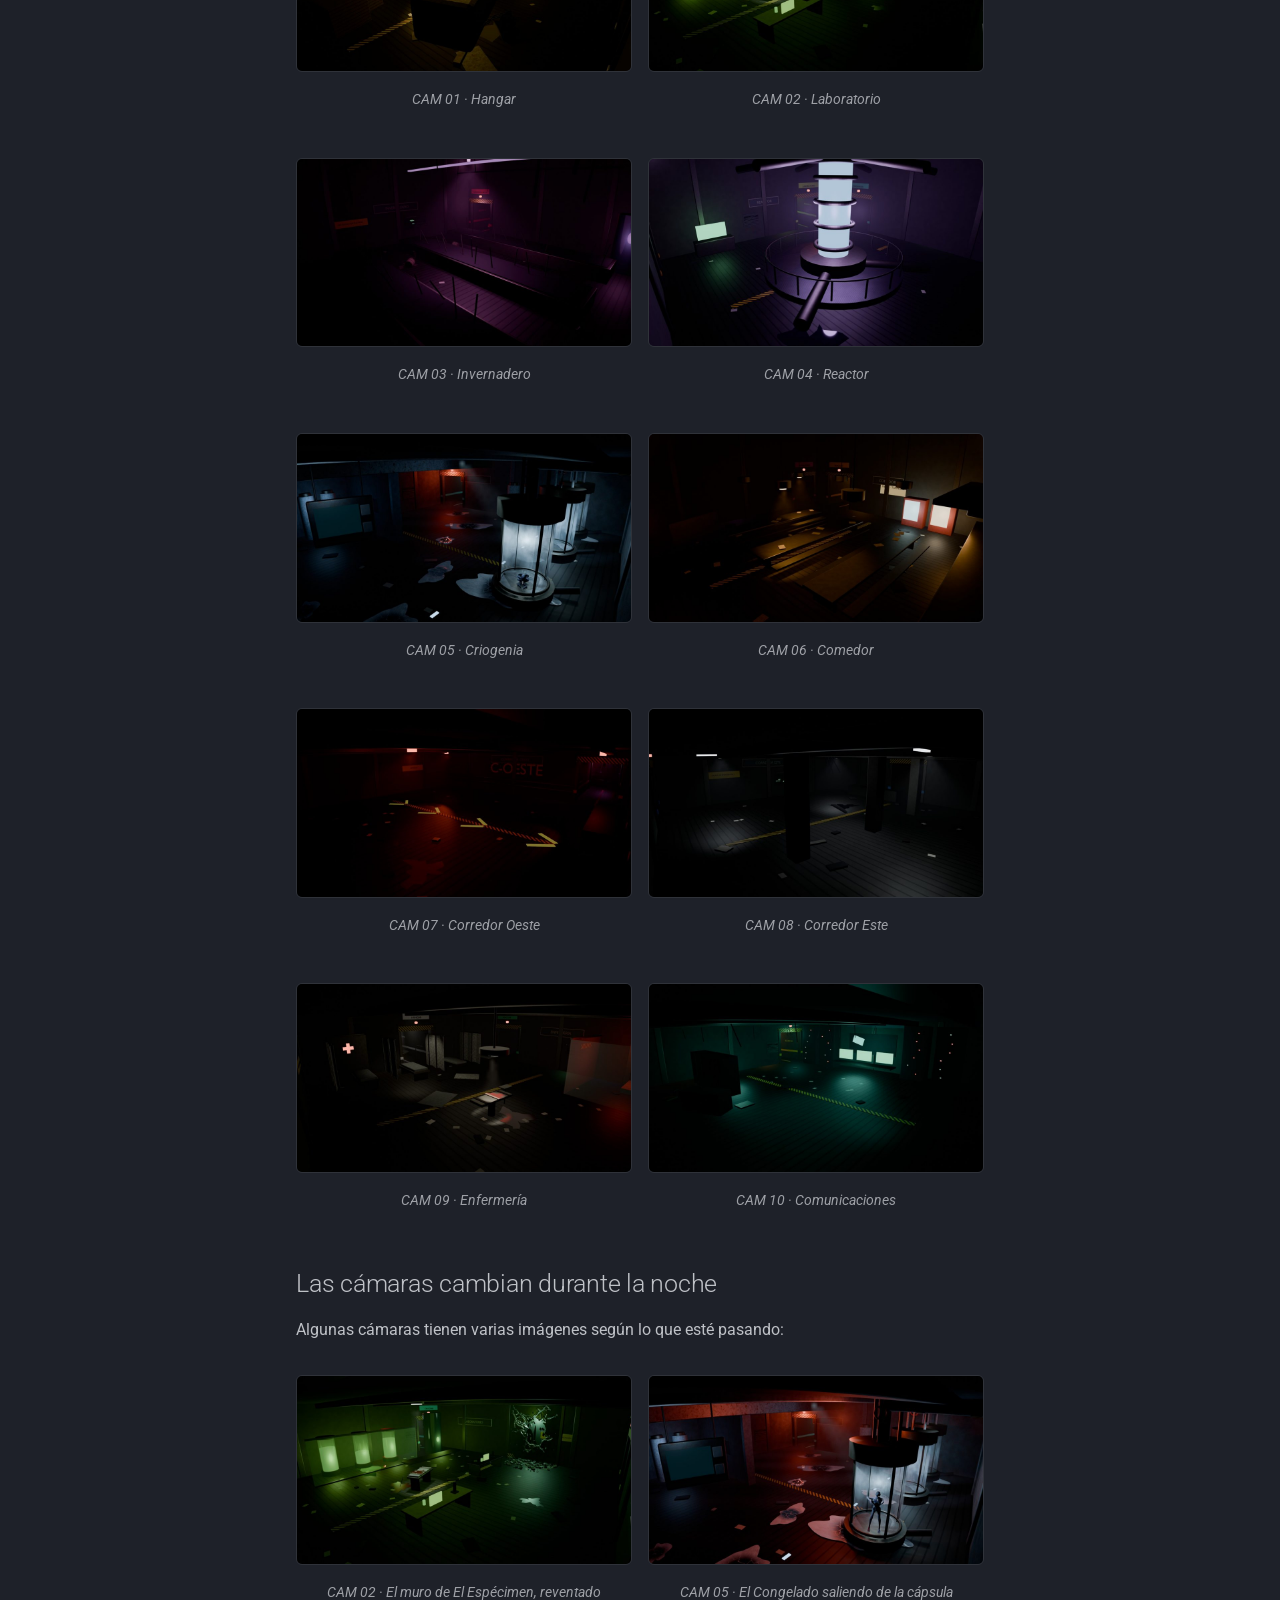
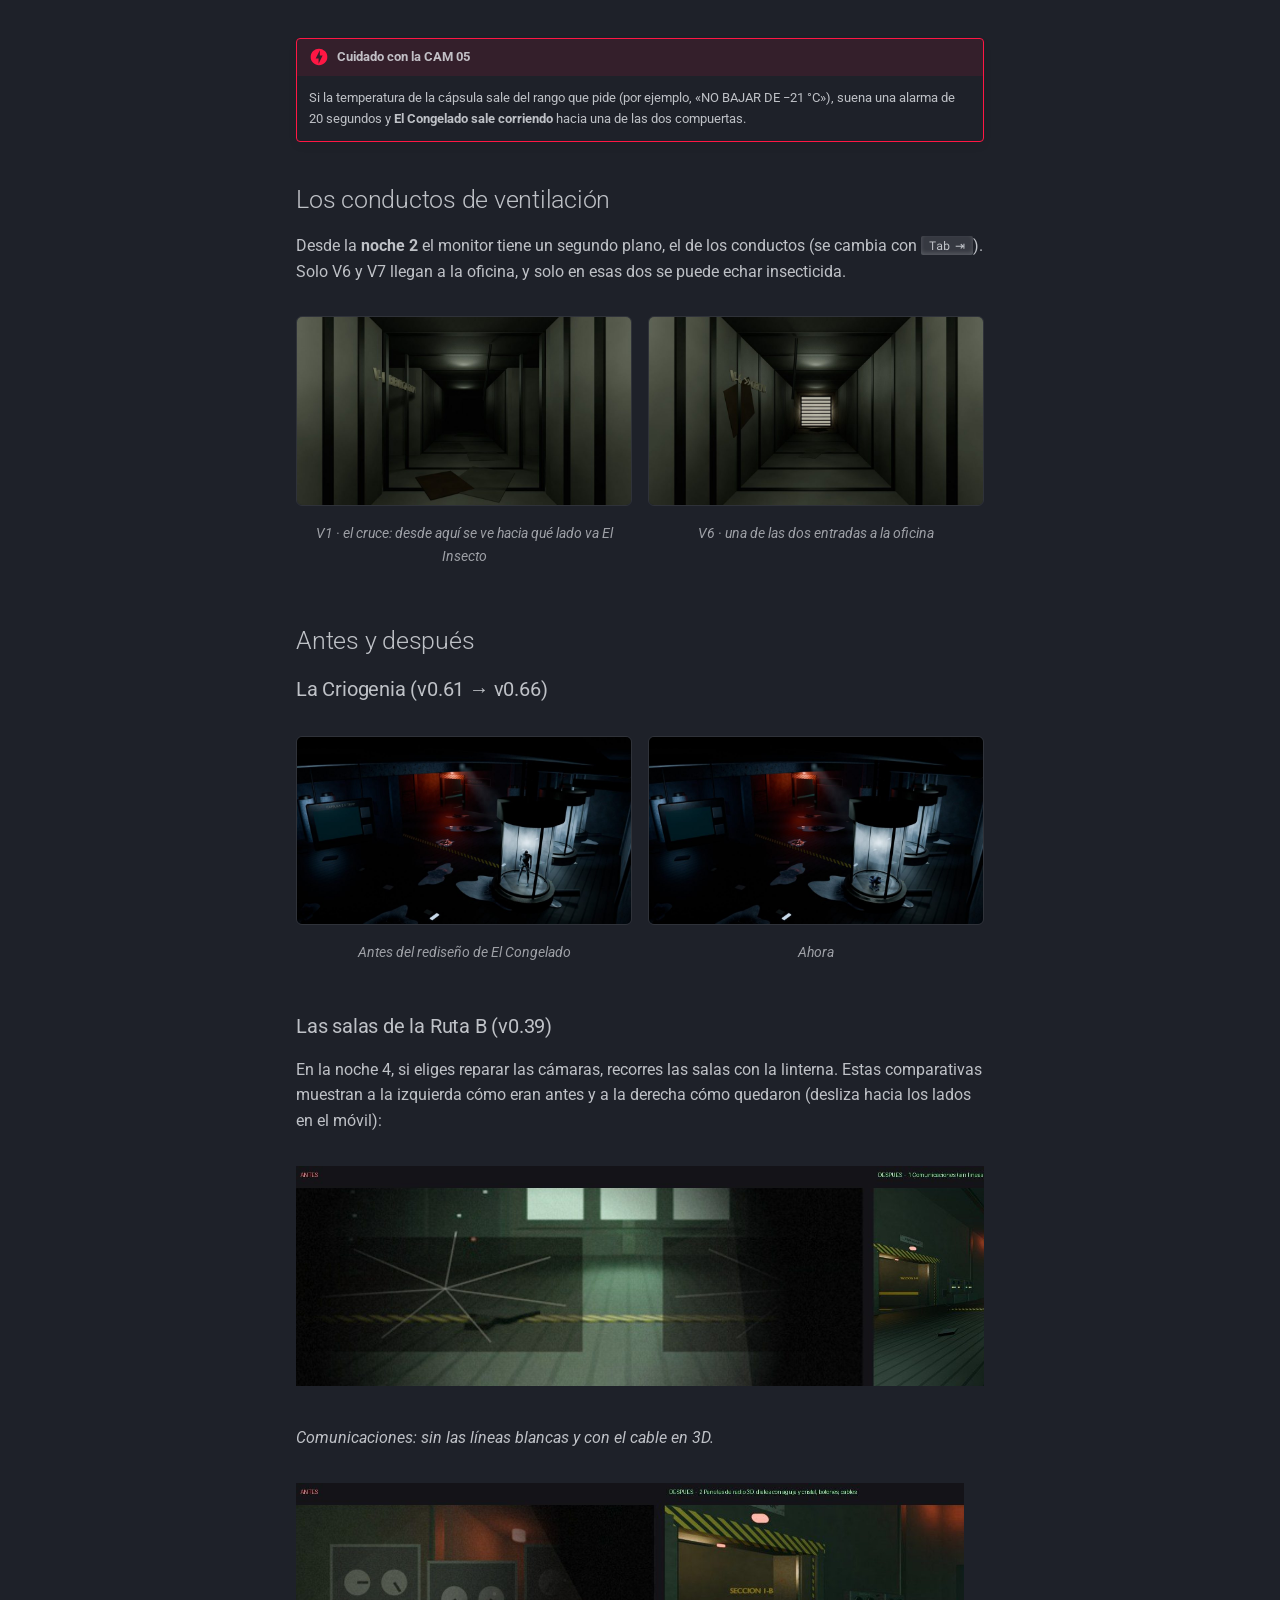
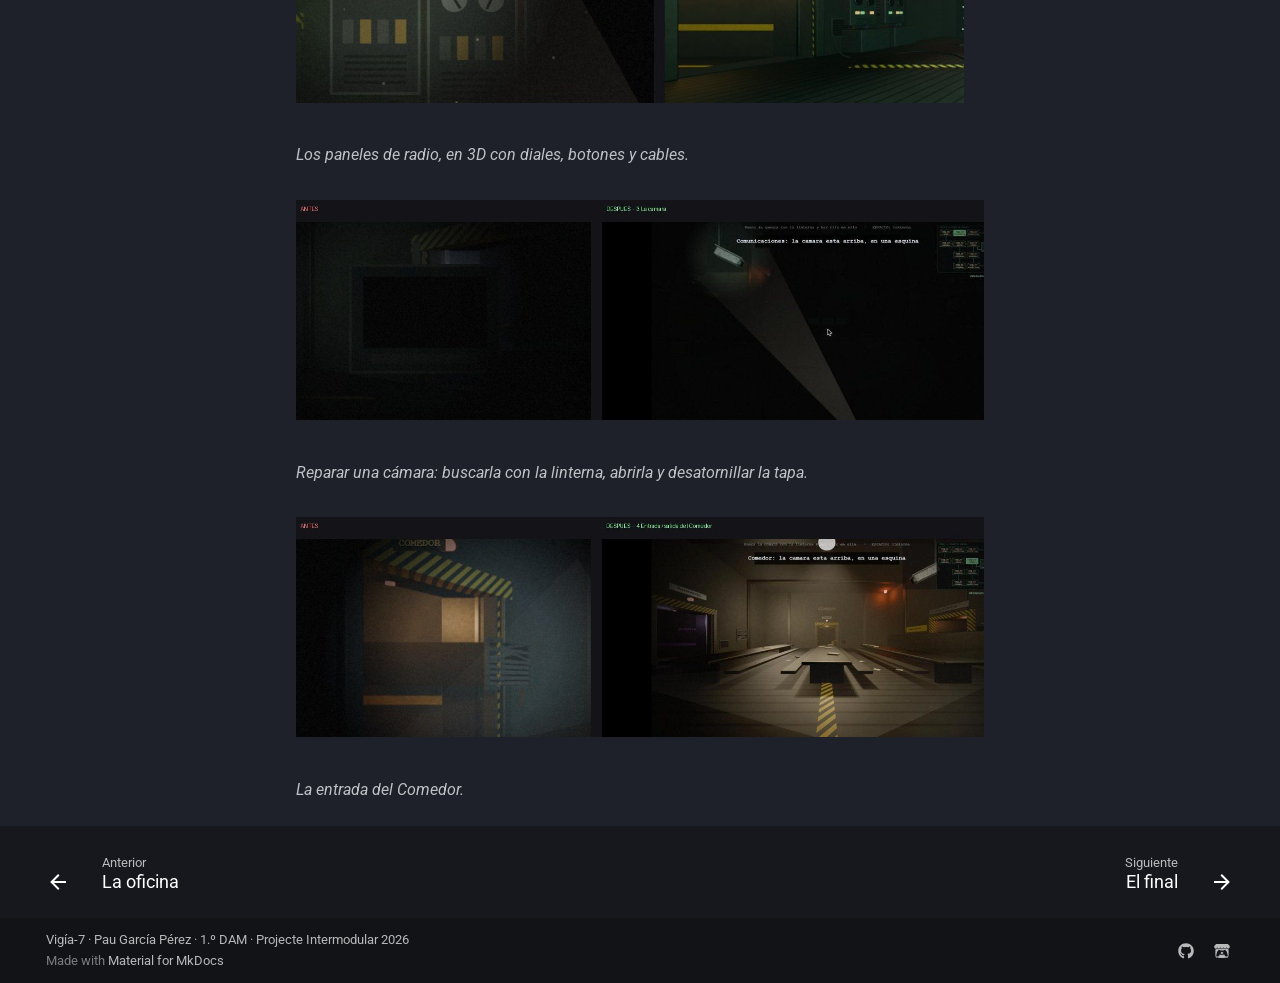
<file: nave/camaras/index.html>
<!doctype html>
<html lang="es" class="no-js">
  <head>
    
      <meta charset="utf-8">
      <meta name="viewport" content="width=device-width,initial-scale=1">
      
        <meta name="description" content="Documentación del fan game de terror Vigía-7 — historial de versiones, la oficina, las cámaras y los personajes.">
      
      
        <meta name="author" content="Pau García Pérez">
      
      
        <link rel="canonical" href="https://paugarciaperez071108-coder.github.io/vigia7-docs/nave/camaras/">
      
      
        <link rel="prev" href="../oficina/">
      
      
        <link rel="next" href="../final/">
      
      
        
      
      
      <link rel="icon" href="../../img/logo.svg">
      <meta name="generator" content="mkdocs-1.6.1, mkdocs-material-9.8.0">
    
    
      
        <title>Las cámaras - Vigía-7 · Documentación</title>
      
    
    
      <link rel="stylesheet" href="../../assets/stylesheets/main.57a0d79d.min.css">
      
        
        <link rel="stylesheet" href="../../assets/stylesheets/palette.fb2fffe2.min.css">
      
      


    
    
      
    
    
      
        
        
        <link rel="preconnect" href="https://fonts.gstatic.com" crossorigin>
        <link rel="stylesheet" href="https://fonts.googleapis.com/css?family=Roboto:300,300i,400,400i,700,700i%7CRoboto+Mono:400,400i,700,700i&display=fallback">
        <style>:root{--md-text-font:"Roboto";--md-code-font:"Roboto Mono"}</style>
      
    
    
      <link rel="stylesheet" href="../../css/extra.css">
    
    <script>__md_scope=new URL("../..",location),__md_hash=e=>[...e].reduce(((e,_)=>(e<<5)-e+_.charCodeAt(0)),0),__md_get=(e,_=localStorage,t=__md_scope)=>JSON.parse(_.getItem(t.pathname+"."+e)),__md_set=(e,_,t=localStorage,a=__md_scope)=>{try{t.setItem(a.pathname+"."+e,JSON.stringify(_))}catch(e){}}</script>
    
      

    
    
  </head>
  
  
    
    
      
    
    
    
    
    <body dir="ltr" data-md-color-scheme="slate" data-md-color-primary="black" data-md-color-accent="red">
  
    
    <input class="md-toggle" data-md-toggle="drawer" type="checkbox" id="__drawer" autocomplete="off">
    <input class="md-toggle" data-md-toggle="search" type="checkbox" id="__search" autocomplete="off">
    <label class="md-overlay" for="__drawer"></label>
    <div data-md-component="skip">
      
        
        <a href="#las-camaras" class="md-skip">
          Saltar a contenido
        </a>
      
    </div>
    <div data-md-component="announce">
      
    </div>
    
    
      

<header class="md-header" data-md-component="header">
  <nav class="md-header__inner md-grid" aria-label="Cabecera">
    <a href="../.." title="Vigía-7 · Documentación" class="md-header__button md-logo" aria-label="Vigía-7 · Documentación" data-md-component="logo">
      
  <img src="../../img/logo.svg" alt="logo">

    </a>
    <label class="md-header__button md-icon" for="__drawer">
      
      <svg xmlns="http://www.w3.org/2000/svg" viewBox="0 0 24 24"><path d="M3 6h18v2H3zm0 5h18v2H3zm0 5h18v2H3z"/></svg>
    </label>
    <div class="md-header__title" data-md-component="header-title">
      <div class="md-header__ellipsis">
        <div class="md-header__topic">
          <span class="md-ellipsis">
            Vigía-7 · Documentación
          </span>
        </div>
        <div class="md-header__topic" data-md-component="header-topic">
          <span class="md-ellipsis">
            
              Las cámaras
            
          </span>
        </div>
      </div>
    </div>
    
      
        <form class="md-header__option" data-md-component="palette">
  
    
    
    
    <input class="md-option" data-md-color-media="" data-md-color-scheme="slate" data-md-color-primary="black" data-md-color-accent="red"  aria-label="Cambiar a modo claro"  type="radio" name="__palette" id="__palette_0">
    
      <label class="md-header__button md-icon" title="Cambiar a modo claro" for="__palette_1" hidden>
        <svg xmlns="http://www.w3.org/2000/svg" viewBox="0 0 24 24"><path d="m17.75 4.09-2.53 1.94.91 3.06-2.63-1.81-2.63 1.81.91-3.06-2.53-1.94L12.44 4l1.06-3 1.06 3zm3.5 6.91-1.64 1.25.59 1.98-1.7-1.17-1.7 1.17.59-1.98L15.75 11l2.06-.05L18.5 9l.69 1.95zm-2.28 4.95c.83-.08 1.72 1.1 1.19 1.85-.32.45-.66.87-1.08 1.27C15.17 23 8.84 23 4.94 19.07c-3.91-3.9-3.91-10.24 0-14.14.4-.4.82-.76 1.27-1.08.75-.53 1.93.36 1.85 1.19-.27 2.86.69 5.83 2.89 8.02a9.96 9.96 0 0 0 8.02 2.89m-1.64 2.02a12.08 12.08 0 0 1-7.8-3.47c-2.17-2.19-3.33-5-3.49-7.82-2.81 3.14-2.7 7.96.31 10.98 3.02 3.01 7.84 3.12 10.98.31"/></svg>
      </label>
    
  
    
    
    
    <input class="md-option" data-md-color-media="" data-md-color-scheme="default" data-md-color-primary="blue-grey" data-md-color-accent="red"  aria-label="Cambiar a modo oscuro"  type="radio" name="__palette" id="__palette_1">
    
      <label class="md-header__button md-icon" title="Cambiar a modo oscuro" for="__palette_0" hidden>
        <svg xmlns="http://www.w3.org/2000/svg" viewBox="0 0 24 24"><path d="M12 7a5 5 0 0 1 5 5 5 5 0 0 1-5 5 5 5 0 0 1-5-5 5 5 0 0 1 5-5m0 2a3 3 0 0 0-3 3 3 3 0 0 0 3 3 3 3 0 0 0 3-3 3 3 0 0 0-3-3m0-7 2.39 3.42C13.65 5.15 12.84 5 12 5s-1.65.15-2.39.42zM3.34 7l4.16-.35A7.2 7.2 0 0 0 5.94 8.5c-.44.74-.69 1.5-.83 2.29zm.02 10 1.76-3.77a7.131 7.131 0 0 0 2.38 4.14zM20.65 7l-1.77 3.79a7.02 7.02 0 0 0-2.38-4.15zm-.01 10-4.14.36c.59-.51 1.12-1.14 1.54-1.86.42-.73.69-1.5.83-2.29zM12 22l-2.41-3.44c.74.27 1.55.44 2.41.44.82 0 1.63-.17 2.37-.44z"/></svg>
      </label>
    
  
</form>
      
    
    
      <script>var palette=__md_get("__palette");if(palette&&palette.color){if("(prefers-color-scheme)"===palette.color.media){var media=matchMedia("(prefers-color-scheme: light)"),input=document.querySelector(media.matches?"[data-md-color-media='(prefers-color-scheme: light)']":"[data-md-color-media='(prefers-color-scheme: dark)']");palette.color.media=input.getAttribute("data-md-color-media"),palette.color.scheme=input.getAttribute("data-md-color-scheme"),palette.color.primary=input.getAttribute("data-md-color-primary"),palette.color.accent=input.getAttribute("data-md-color-accent")}for(var[key,value]of Object.entries(palette.color))document.body.setAttribute("data-md-color-"+key,value)}</script>
    
    
    
      
      
        <label class="md-header__button md-icon" for="__search">
          
          <svg xmlns="http://www.w3.org/2000/svg" viewBox="0 0 24 24"><path d="M9.5 3A6.5 6.5 0 0 1 16 9.5c0 1.61-.59 3.09-1.56 4.23l.27.27h.79l5 5-1.5 1.5-5-5v-.79l-.27-.27A6.52 6.52 0 0 1 9.5 16 6.5 6.5 0 0 1 3 9.5 6.5 6.5 0 0 1 9.5 3m0 2C7 5 5 7 5 9.5S7 14 9.5 14 14 12 14 9.5 12 5 9.5 5"/></svg>
        </label>
        <div class="md-search" data-md-component="search" role="dialog">
  <label class="md-search__overlay" for="__search"></label>
  <div class="md-search__inner" role="search">
    <form class="md-search__form" name="search">
      <input type="text" class="md-search__input" name="query" aria-label="Búsqueda" placeholder="Búsqueda" autocapitalize="off" autocorrect="off" autocomplete="off" spellcheck="false" data-md-component="search-query" required>
      <label class="md-search__icon md-icon" for="__search">
        
        <svg xmlns="http://www.w3.org/2000/svg" viewBox="0 0 24 24"><path d="M9.5 3A6.5 6.5 0 0 1 16 9.5c0 1.61-.59 3.09-1.56 4.23l.27.27h.79l5 5-1.5 1.5-5-5v-.79l-.27-.27A6.52 6.52 0 0 1 9.5 16 6.5 6.5 0 0 1 3 9.5 6.5 6.5 0 0 1 9.5 3m0 2C7 5 5 7 5 9.5S7 14 9.5 14 14 12 14 9.5 12 5 9.5 5"/></svg>
        
        <svg xmlns="http://www.w3.org/2000/svg" viewBox="0 0 24 24"><path d="M20 11v2H8l5.5 5.5-1.42 1.42L4.16 12l7.92-7.92L13.5 5.5 8 11z"/></svg>
      </label>
      <nav class="md-search__options" aria-label="Buscar">
        
        <button type="reset" class="md-search__icon md-icon" title="Limpiar" aria-label="Limpiar" tabindex="-1">
          
          <svg xmlns="http://www.w3.org/2000/svg" viewBox="0 0 24 24"><path d="M19 6.41 17.59 5 12 10.59 6.41 5 5 6.41 10.59 12 5 17.59 6.41 19 12 13.41 17.59 19 19 17.59 13.41 12z"/></svg>
        </button>
      </nav>
      
        <div class="md-search__suggest" data-md-component="search-suggest"></div>
      
    </form>
    <div class="md-search__output">
      <div class="md-search__scrollwrap" tabindex="0" data-md-scrollfix>
        <div class="md-search-result" data-md-component="search-result">
          <div class="md-search-result__meta">
            Inicializando búsqueda
          </div>
          <ol class="md-search-result__list" role="presentation"></ol>
        </div>
      </div>
    </div>
  </div>
</div>
      
    
    
      <div class="md-header__source">
        <a href="https://github.com/paugarciaperez071108-coder/vigia7-docs" title="Ir al repositorio" class="md-source" data-md-component="source">
  <div class="md-source__icon md-icon">
    
    <svg xmlns="http://www.w3.org/2000/svg" viewBox="0 0 512 512"><!--! Font Awesome Free 7.1.0 by @fontawesome - https://fontawesome.com License - https://fontawesome.com/license/free (Icons: CC BY 4.0, Fonts: SIL OFL 1.1, Code: MIT License) Copyright 2025 Fonticons, Inc.--><path d="M173.9 397.4c0 2-2.3 3.6-5.2 3.6-3.3.3-5.6-1.3-5.6-3.6 0-2 2.3-3.6 5.2-3.6 3-.3 5.6 1.3 5.6 3.6m-31.1-4.5c-.7 2 1.3 4.3 4.3 4.9 2.6 1 5.6 0 6.2-2s-1.3-4.3-4.3-5.2c-2.6-.7-5.5.3-6.2 2.3m44.2-1.7c-2.9.7-4.9 2.6-4.6 4.9.3 2 2.9 3.3 5.9 2.6 2.9-.7 4.9-2.6 4.6-4.6-.3-1.9-3-3.2-5.9-2.9M252.8 8C114.1 8 8 113.3 8 252c0 110.9 69.8 205.8 169.5 239.2 12.8 2.3 17.3-5.6 17.3-12.1 0-6.2-.3-40.4-.3-61.4 0 0-70 15-84.7-29.8 0 0-11.4-29.1-27.8-36.6 0 0-22.9-15.7 1.6-15.4 0 0 24.9 2 38.6 25.8 21.9 38.6 58.6 27.5 72.9 20.9 2.3-16 8.8-27.1 16-33.7-55.9-6.2-112.3-14.3-112.3-110.5 0-27.5 7.6-41.3 23.6-58.9-2.6-6.5-11.1-33.3 2.6-67.9 20.9-6.5 69 27 69 27 20-5.6 41.5-8.5 62.8-8.5s42.8 2.9 62.8 8.5c0 0 48.1-33.6 69-27 13.7 34.7 5.2 61.4 2.6 67.9 16 17.7 25.8 31.5 25.8 58.9 0 96.5-58.9 104.2-114.8 110.5 9.2 7.9 17 22.9 17 46.4 0 33.7-.3 75.4-.3 83.6 0 6.5 4.6 14.4 17.3 12.1C436.2 457.8 504 362.9 504 252 504 113.3 391.5 8 252.8 8M105.2 352.9c-1.3 1-1 3.3.7 5.2 1.6 1.6 3.9 2.3 5.2 1 1.3-1 1-3.3-.7-5.2-1.6-1.6-3.9-2.3-5.2-1m-10.8-8.1c-.7 1.3.3 2.9 2.3 3.9 1.6 1 3.6.7 4.3-.7.7-1.3-.3-2.9-2.3-3.9-2-.6-3.6-.3-4.3.7m32.4 35.6c-1.6 1.3-1 4.3 1.3 6.2 2.3 2.3 5.2 2.6 6.5 1 1.3-1.3.7-4.3-1.3-6.2-2.2-2.3-5.2-2.6-6.5-1m-11.4-14.7c-1.6 1-1.6 3.6 0 5.9s4.3 3.3 5.6 2.3c1.6-1.3 1.6-3.9 0-6.2-1.4-2.3-4-3.3-5.6-2"/></svg>
  </div>
  <div class="md-source__repository">
    vigia7-docs
  </div>
</a>
      </div>
    
  </nav>
  
</header>
    
    <div class="md-container" data-md-component="container">
      
      
        
          
            
<nav class="md-tabs" aria-label="Pestañas" data-md-component="tabs">
  <div class="md-grid">
    <ul class="md-tabs__list">
      
        
  
  
  
  
    <li class="md-tabs__item">
      <a href="../.." class="md-tabs__link">
        
  
  
    
  
  Inicio

      </a>
    </li>
  

      
        
  
  
  
  
    
    
      <li class="md-tabs__item">
        <a href="../../historial/" class="md-tabs__link">
          
  
  
    
  
  Historial de versiones

        </a>
      </li>
    
  

      
        
  
  
  
    
  
  
    
    
      <li class="md-tabs__item md-tabs__item--active">
        <a href="../oficina/" class="md-tabs__link">
          
  
  
    
  
  La nave

        </a>
      </li>
    
  

      
        
  
  
  
  
    
    
      <li class="md-tabs__item">
        <a href="../../personajes/" class="md-tabs__link">
          
  
  
    
  
  Personajes

        </a>
      </li>
    
  

      
        
  
  
  
  
    <li class="md-tabs__item">
      <a href="../../acerca/" class="md-tabs__link">
        
  
  
    
  
  Sobre esta web

      </a>
    </li>
  

      
    </ul>
  </div>
</nav>
          
        
      
      <main class="md-main" data-md-component="main">
        <div class="md-main__inner md-grid">
          
            
              
              <div class="md-sidebar md-sidebar--primary" data-md-component="sidebar" data-md-type="navigation" >
                <div class="md-sidebar__scrollwrap">
                  <div class="md-sidebar__inner">
                    


  


<nav class="md-nav md-nav--primary md-nav--lifted" aria-label="Navegación" data-md-level="0">
  <label class="md-nav__title" for="__drawer">
    <a href="../.." title="Vigía-7 · Documentación" class="md-nav__button md-logo" aria-label="Vigía-7 · Documentación" data-md-component="logo">
      
  <img src="../../img/logo.svg" alt="logo">

    </a>
    Vigía-7 · Documentación
  </label>
  
    <div class="md-nav__source">
      <a href="https://github.com/paugarciaperez071108-coder/vigia7-docs" title="Ir al repositorio" class="md-source" data-md-component="source">
  <div class="md-source__icon md-icon">
    
    <svg xmlns="http://www.w3.org/2000/svg" viewBox="0 0 512 512"><!--! Font Awesome Free 7.1.0 by @fontawesome - https://fontawesome.com License - https://fontawesome.com/license/free (Icons: CC BY 4.0, Fonts: SIL OFL 1.1, Code: MIT License) Copyright 2025 Fonticons, Inc.--><path d="M173.9 397.4c0 2-2.3 3.6-5.2 3.6-3.3.3-5.6-1.3-5.6-3.6 0-2 2.3-3.6 5.2-3.6 3-.3 5.6 1.3 5.6 3.6m-31.1-4.5c-.7 2 1.3 4.3 4.3 4.9 2.6 1 5.6 0 6.2-2s-1.3-4.3-4.3-5.2c-2.6-.7-5.5.3-6.2 2.3m44.2-1.7c-2.9.7-4.9 2.6-4.6 4.9.3 2 2.9 3.3 5.9 2.6 2.9-.7 4.9-2.6 4.6-4.6-.3-1.9-3-3.2-5.9-2.9M252.8 8C114.1 8 8 113.3 8 252c0 110.9 69.8 205.8 169.5 239.2 12.8 2.3 17.3-5.6 17.3-12.1 0-6.2-.3-40.4-.3-61.4 0 0-70 15-84.7-29.8 0 0-11.4-29.1-27.8-36.6 0 0-22.9-15.7 1.6-15.4 0 0 24.9 2 38.6 25.8 21.9 38.6 58.6 27.5 72.9 20.9 2.3-16 8.8-27.1 16-33.7-55.9-6.2-112.3-14.3-112.3-110.5 0-27.5 7.6-41.3 23.6-58.9-2.6-6.5-11.1-33.3 2.6-67.9 20.9-6.5 69 27 69 27 20-5.6 41.5-8.5 62.8-8.5s42.8 2.9 62.8 8.5c0 0 48.1-33.6 69-27 13.7 34.7 5.2 61.4 2.6 67.9 16 17.7 25.8 31.5 25.8 58.9 0 96.5-58.9 104.2-114.8 110.5 9.2 7.9 17 22.9 17 46.4 0 33.7-.3 75.4-.3 83.6 0 6.5 4.6 14.4 17.3 12.1C436.2 457.8 504 362.9 504 252 504 113.3 391.5 8 252.8 8M105.2 352.9c-1.3 1-1 3.3.7 5.2 1.6 1.6 3.9 2.3 5.2 1 1.3-1 1-3.3-.7-5.2-1.6-1.6-3.9-2.3-5.2-1m-10.8-8.1c-.7 1.3.3 2.9 2.3 3.9 1.6 1 3.6.7 4.3-.7.7-1.3-.3-2.9-2.3-3.9-2-.6-3.6-.3-4.3.7m32.4 35.6c-1.6 1.3-1 4.3 1.3 6.2 2.3 2.3 5.2 2.6 6.5 1 1.3-1.3.7-4.3-1.3-6.2-2.2-2.3-5.2-2.6-6.5-1m-11.4-14.7c-1.6 1-1.6 3.6 0 5.9s4.3 3.3 5.6 2.3c1.6-1.3 1.6-3.9 0-6.2-1.4-2.3-4-3.3-5.6-2"/></svg>
  </div>
  <div class="md-source__repository">
    vigia7-docs
  </div>
</a>
    </div>
  
  <ul class="md-nav__list" data-md-scrollfix>
    
      
      
  
  
  
  
    <li class="md-nav__item">
      <a href="../.." class="md-nav__link">
        
  
  
  <span class="md-ellipsis">
    
  
    Inicio
  

    
  </span>
  
  

      </a>
    </li>
  

    
      
      
  
  
  
  
    
    
      
        
          
        
      
        
      
        
      
        
      
        
      
    
    
    
      
      
        
      
    
    
    <li class="md-nav__item md-nav__item--nested">
      
        
        
        <input class="md-nav__toggle md-toggle " type="checkbox" id="__nav_2" >
        
          
          <div class="md-nav__link md-nav__container">
            <a href="../../historial/" class="md-nav__link ">
              
  
  
  <span class="md-ellipsis">
    
  
    Historial de versiones
  

    
  </span>
  
  

            </a>
            
              
              <label class="md-nav__link " for="__nav_2" id="__nav_2_label" tabindex="0">
                <span class="md-nav__icon md-icon"></span>
              </label>
            
          </div>
        
        <nav class="md-nav" data-md-level="1" aria-labelledby="__nav_2_label" aria-expanded="false">
          <label class="md-nav__title" for="__nav_2">
            <span class="md-nav__icon md-icon"></span>
            
  
    Historial de versiones
  

          </label>
          <ul class="md-nav__list" data-md-scrollfix>
            
              
            
              
                
  
  
  
  
    <li class="md-nav__item">
      <a href="../../historial/v0-1-a-v0-30/" class="md-nav__link">
        
  
  
  <span class="md-ellipsis">
    
  
    v0.1 – v0.30 · Noches 1 y 2
  

    
  </span>
  
  

      </a>
    </li>
  

              
            
              
                
  
  
  
  
    <li class="md-nav__item">
      <a href="../../historial/v0-31-a-v0-60/" class="md-nav__link">
        
  
  
  <span class="md-ellipsis">
    
  
    v0.31 – v0.60 · Noches 3 a 5
  

    
  </span>
  
  

      </a>
    </li>
  

              
            
              
                
  
  
  
  
    <li class="md-nav__item">
      <a href="../../historial/v0-61-a-v0-99/" class="md-nav__link">
        
  
  
  <span class="md-ellipsis">
    
  
    v0.61 – v0.99 · Noches 6 y 7
  

    
  </span>
  
  

      </a>
    </li>
  

              
            
              
                
  
  
  
  
    <li class="md-nav__item">
      <a href="../../historial/v1-00-a-v1-38/" class="md-nav__link">
        
  
  
  <span class="md-ellipsis">
    
  
    v1.00 – v1.38 · El final
  

    
  </span>
  
  

      </a>
    </li>
  

              
            
          </ul>
        </nav>
      
    </li>
  

    
      
      
  
  
    
  
  
  
    
    
      
        
      
        
      
        
      
    
    
    
      
        
        
      
      
        
      
    
    
    <li class="md-nav__item md-nav__item--active md-nav__item--section md-nav__item--nested">
      
        
        
        <input class="md-nav__toggle md-toggle " type="checkbox" id="__nav_3" checked>
        
          
          <label class="md-nav__link" for="__nav_3" id="__nav_3_label" tabindex="">
            
  
  
  <span class="md-ellipsis">
    
  
    La nave
  

    
  </span>
  
  

            <span class="md-nav__icon md-icon"></span>
          </label>
        
        <nav class="md-nav" data-md-level="1" aria-labelledby="__nav_3_label" aria-expanded="true">
          <label class="md-nav__title" for="__nav_3">
            <span class="md-nav__icon md-icon"></span>
            
  
    La nave
  

          </label>
          <ul class="md-nav__list" data-md-scrollfix>
            
              
                
  
  
  
  
    <li class="md-nav__item">
      <a href="../oficina/" class="md-nav__link">
        
  
  
  <span class="md-ellipsis">
    
  
    La oficina
  

    
  </span>
  
  

      </a>
    </li>
  

              
            
              
                
  
  
    
  
  
  
    <li class="md-nav__item md-nav__item--active">
      
      <input class="md-nav__toggle md-toggle" type="checkbox" id="__toc">
      
      
        
      
      
        <label class="md-nav__link md-nav__link--active" for="__toc">
          
  
  
  <span class="md-ellipsis">
    
  
    Las cámaras
  

    
  </span>
  
  

          <span class="md-nav__icon md-icon"></span>
        </label>
      
      <a href="./" class="md-nav__link md-nav__link--active">
        
  
  
  <span class="md-ellipsis">
    
  
    Las cámaras
  

    
  </span>
  
  

      </a>
      
        

<nav class="md-nav md-nav--secondary" aria-label="Tabla de contenidos">
  
  
  
    
  
  
    <label class="md-nav__title" for="__toc">
      <span class="md-nav__icon md-icon"></span>
      Tabla de contenidos
    </label>
    <ul class="md-nav__list" data-md-component="toc" data-md-scrollfix>
      
        <li class="md-nav__item">
  <a href="#el-plano-de-la-nave" class="md-nav__link">
    <span class="md-ellipsis">
      
        El plano de la nave
      
    </span>
  </a>
  
</li>
      
        <li class="md-nav__item">
  <a href="#las-diez-salas" class="md-nav__link">
    <span class="md-ellipsis">
      
        Las diez salas
      
    </span>
  </a>
  
</li>
      
        <li class="md-nav__item">
  <a href="#galeria" class="md-nav__link">
    <span class="md-ellipsis">
      
        Galería
      
    </span>
  </a>
  
</li>
      
        <li class="md-nav__item">
  <a href="#las-camaras-cambian-durante-la-noche" class="md-nav__link">
    <span class="md-ellipsis">
      
        Las cámaras cambian durante la noche
      
    </span>
  </a>
  
</li>
      
        <li class="md-nav__item">
  <a href="#los-conductos-de-ventilacion" class="md-nav__link">
    <span class="md-ellipsis">
      
        Los conductos de ventilación
      
    </span>
  </a>
  
</li>
      
        <li class="md-nav__item">
  <a href="#antes-y-despues" class="md-nav__link">
    <span class="md-ellipsis">
      
        Antes y después
      
    </span>
  </a>
  
    <nav class="md-nav" aria-label="Antes y después">
      <ul class="md-nav__list">
        
          <li class="md-nav__item">
  <a href="#la-criogenia-v061-v066" class="md-nav__link">
    <span class="md-ellipsis">
      
        La Criogenia (v0.61 → v0.66)
      
    </span>
  </a>
  
</li>
        
          <li class="md-nav__item">
  <a href="#las-salas-de-la-ruta-b-v039" class="md-nav__link">
    <span class="md-ellipsis">
      
        Las salas de la Ruta B (v0.39)
      
    </span>
  </a>
  
</li>
        
      </ul>
    </nav>
  
</li>
      
    </ul>
  
</nav>
      
    </li>
  

              
            
              
                
  
  
  
  
    <li class="md-nav__item">
      <a href="../final/" class="md-nav__link">
        
  
  
  <span class="md-ellipsis">
    
  
    El final
  

    
  </span>
  
  

      </a>
    </li>
  

              
            
          </ul>
        </nav>
      
    </li>
  

    
      
      
  
  
  
  
    
    
      
        
          
        
      
        
      
        
      
        
      
    
    
    
      
      
        
      
    
    
    <li class="md-nav__item md-nav__item--nested">
      
        
        
        <input class="md-nav__toggle md-toggle " type="checkbox" id="__nav_4" >
        
          
          <div class="md-nav__link md-nav__container">
            <a href="../../personajes/" class="md-nav__link ">
              
  
  
  <span class="md-ellipsis">
    
  
    Personajes
  

    
  </span>
  
  

            </a>
            
              
              <label class="md-nav__link " for="__nav_4" id="__nav_4_label" tabindex="0">
                <span class="md-nav__icon md-icon"></span>
              </label>
            
          </div>
        
        <nav class="md-nav" data-md-level="1" aria-labelledby="__nav_4_label" aria-expanded="false">
          <label class="md-nav__title" for="__nav_4">
            <span class="md-nav__icon md-icon"></span>
            
  
    Personajes
  

          </label>
          <ul class="md-nav__list" data-md-scrollfix>
            
              
            
              
                
  
  
  
  
    <li class="md-nav__item">
      <a href="../../personajes/enemigos/" class="md-nav__link">
        
  
  
  <span class="md-ellipsis">
    
  
    Los enemigos
  

    
  </span>
  
  

      </a>
    </li>
  

              
            
              
                
  
  
  
  
    <li class="md-nav__item">
      <a href="../../personajes/aberracion/" class="md-nav__link">
        
  
  
  <span class="md-ellipsis">
    
  
    La Aberración
  

    
  </span>
  
  

      </a>
    </li>
  

              
            
              
                
  
  
  
  
    <li class="md-nav__item">
      <a href="../../personajes/slaimi-y-humanos/" class="md-nav__link">
        
  
  
  <span class="md-ellipsis">
    
  
    Slaimi y los humanos
  

    
  </span>
  
  

      </a>
    </li>
  

              
            
          </ul>
        </nav>
      
    </li>
  

    
      
      
  
  
  
  
    <li class="md-nav__item">
      <a href="../../acerca/" class="md-nav__link">
        
  
  
  <span class="md-ellipsis">
    
  
    Sobre esta web
  

    
  </span>
  
  

      </a>
    </li>
  

    
  </ul>
</nav>
                  </div>
                </div>
              </div>
            
            
              
              <div class="md-sidebar md-sidebar--secondary" data-md-component="sidebar" data-md-type="toc" >
                <div class="md-sidebar__scrollwrap">
                  <div class="md-sidebar__inner">
                    

<nav class="md-nav md-nav--secondary" aria-label="Tabla de contenidos">
  
  
  
    
  
  
    <label class="md-nav__title" for="__toc">
      <span class="md-nav__icon md-icon"></span>
      Tabla de contenidos
    </label>
    <ul class="md-nav__list" data-md-component="toc" data-md-scrollfix>
      
        <li class="md-nav__item">
  <a href="#el-plano-de-la-nave" class="md-nav__link">
    <span class="md-ellipsis">
      
        El plano de la nave
      
    </span>
  </a>
  
</li>
      
        <li class="md-nav__item">
  <a href="#las-diez-salas" class="md-nav__link">
    <span class="md-ellipsis">
      
        Las diez salas
      
    </span>
  </a>
  
</li>
      
        <li class="md-nav__item">
  <a href="#galeria" class="md-nav__link">
    <span class="md-ellipsis">
      
        Galería
      
    </span>
  </a>
  
</li>
      
        <li class="md-nav__item">
  <a href="#las-camaras-cambian-durante-la-noche" class="md-nav__link">
    <span class="md-ellipsis">
      
        Las cámaras cambian durante la noche
      
    </span>
  </a>
  
</li>
      
        <li class="md-nav__item">
  <a href="#los-conductos-de-ventilacion" class="md-nav__link">
    <span class="md-ellipsis">
      
        Los conductos de ventilación
      
    </span>
  </a>
  
</li>
      
        <li class="md-nav__item">
  <a href="#antes-y-despues" class="md-nav__link">
    <span class="md-ellipsis">
      
        Antes y después
      
    </span>
  </a>
  
    <nav class="md-nav" aria-label="Antes y después">
      <ul class="md-nav__list">
        
          <li class="md-nav__item">
  <a href="#la-criogenia-v061-v066" class="md-nav__link">
    <span class="md-ellipsis">
      
        La Criogenia (v0.61 → v0.66)
      
    </span>
  </a>
  
</li>
        
          <li class="md-nav__item">
  <a href="#las-salas-de-la-ruta-b-v039" class="md-nav__link">
    <span class="md-ellipsis">
      
        Las salas de la Ruta B (v0.39)
      
    </span>
  </a>
  
</li>
        
      </ul>
    </nav>
  
</li>
      
    </ul>
  
</nav>
                  </div>
                </div>
              </div>
            
          
          
            <div class="md-content" data-md-component="content">
              
              <article class="md-content__inner md-typeset">
                
                  


  
  


<h1 id="las-camaras">Las cámaras<a class="headerlink" href="#las-camaras" title="Permanent link">&para;</a></h1>
<p>Desde el monitor de la oficina se vigilan <strong>diez salas</strong> de la nave y, desde la noche 2, <strong>siete conductos de ventilación</strong> (V1–V7). Se cambia de cámara con las teclas <span class="keys"><kbd class="key-1">1</kbd></span> … <span class="keys"><kbd class="key-0">0</kbd></span> o haciendo clic en el minimapa.</p>
<h2 id="el-plano-de-la-nave">El plano de la nave<a class="headerlink" href="#el-plano-de-la-nave" title="Permanent link">&para;</a></h2>
<p>La nave es un anillo que pasa por la oficina y el reactor, más un callejón que va del Laboratorio a la Criogenia:</p>
<div class="highlight"><pre><span></span><code><a id="__codelineno-0-1" name="__codelineno-0-1" href="#__codelineno-0-1"></a>[01 Hangar]─[10 Comunic.]─[08 C. Este]──┐
<a id="__codelineno-0-2" name="__codelineno-0-2" href="#__codelineno-0-2"></a>    │                                  │ der.
<a id="__codelineno-0-3" name="__codelineno-0-3" href="#__codelineno-0-3"></a>[09 Enferm.]─[04 REACTOR]─[06 Comedor]  OFICINA (+ pasillo central detrás)
<a id="__codelineno-0-4" name="__codelineno-0-4" href="#__codelineno-0-4"></a>                  │            │        │ izq.
<a id="__codelineno-0-5" name="__codelineno-0-5" href="#__codelineno-0-5"></a>            [02 Laborat.] [03 Invern.]  │
<a id="__codelineno-0-6" name="__codelineno-0-6" href="#__codelineno-0-6"></a>                  │            │        │
<a id="__codelineno-0-7" name="__codelineno-0-7" href="#__codelineno-0-7"></a>            [05 Criogen.] [07 C. Oeste]─┘
</code></pre></div>
<h2 id="las-diez-salas">Las diez salas<a class="headerlink" href="#las-diez-salas" title="Permanent link">&para;</a></h2>
<p>Desde la <strong>v0.54</strong> cada cámara está en una esquina alta, mirando hacia abajo con lente angular, y cada sala tiene su propio color de luz.</p>
<table>
<thead>
<tr>
<th>CAM</th>
<th>Sala</th>
<th>Luz</th>
<th>Qué pasa aquí</th>
</tr>
</thead>
<tbody>
<tr>
<td>01</td>
<td>Hangar</td>
<td>Amarillo sodio</td>
<td>Pasarela, puente grúa y una lanzadera desmontada</td>
</tr>
<tr>
<td>02</td>
<td>Laboratorio</td>
<td>Verde</td>
<td>El muro de contención de <strong>El Espécimen</strong></td>
</tr>
<tr>
<td>03</td>
<td>Invernadero</td>
<td>Magenta</td>
<td>Enredaderas secas bajo la luz de cultivo</td>
</tr>
<tr>
<td>04</td>
<td>Reactor</td>
<td>Violeta</td>
<td>El núcleo; desde aquí se <strong>enfría</strong> con <span class="keys"><kbd class="key-r">R</kbd></span></td>
</tr>
<tr>
<td>05</td>
<td>Criogenia</td>
<td>Cian</td>
<td>La cápsula de <strong>El Congelado</strong> y el panel de temperatura</td>
</tr>
<tr>
<td>06</td>
<td>Comedor</td>
<td>Naranja</td>
<td>Solo quedan dos lámparas encendidas y una mesa volcada</td>
</tr>
<tr>
<td>07</td>
<td>Corredor Oeste</td>
<td>Rojo de emergencia</td>
<td>Lleva a la compuerta izquierda</td>
</tr>
<tr>
<td>08</td>
<td>Corredor Este</td>
<td>Blanco frío</td>
<td>Lleva a la compuerta derecha</td>
</tr>
<tr>
<td>09</td>
<td>Enfermería</td>
<td>Blanco de quirófano</td>
<td>Camillas, cortinas y la rejilla arrancada</td>
</tr>
<tr>
<td>10</td>
<td>Comunicaciones</td>
<td>Turquesa</td>
<td>Servidores, uno caído, y una pantalla rota</td>
</tr>
</tbody>
</table>
<h2 id="galeria">Galería<a class="headerlink" href="#galeria" title="Permanent link">&para;</a></h2>
<div class="galeria">
<figure>
<p><img alt="CAM 01 Hangar" src="../../img/camaras/cam_hangar.jpg" /></p>
<figcaption>CAM 01 · Hangar</figcaption>
</figure>
<figure>
<p><img alt="CAM 02 Laboratorio" src="../../img/camaras/cam_lab.jpg" /></p>
<figcaption>CAM 02 · Laboratorio</figcaption>
</figure>
<figure>
<p><img alt="CAM 03 Invernadero" src="../../img/camaras/cam_greenhouse.jpg" /></p>
<figcaption>CAM 03 · Invernadero</figcaption>
</figure>
<figure>
<p><img alt="CAM 04 Reactor" src="../../img/camaras/cam_reactor.jpg" /></p>
<figcaption>CAM 04 · Reactor</figcaption>
</figure>
<figure>
<p><img alt="CAM 05 Criogenia" src="../../img/camaras/cam_cryo.jpg" /></p>
<figcaption>CAM 05 · Criogenia</figcaption>
</figure>
<figure>
<p><img alt="CAM 06 Comedor" src="../../img/camaras/cam_mess.jpg" /></p>
<figcaption>CAM 06 · Comedor</figcaption>
</figure>
<figure>
<p><img alt="CAM 07 Corredor Oeste" src="../../img/camaras/cam_westHall.jpg" /></p>
<figcaption>CAM 07 · Corredor Oeste</figcaption>
</figure>
<figure>
<p><img alt="CAM 08 Corredor Este" src="../../img/camaras/cam_eastHall.jpg" /></p>
<figcaption>CAM 08 · Corredor Este</figcaption>
</figure>
<figure>
<p><img alt="CAM 09 Enfermería" src="../../img/camaras/cam_medbay.jpg" /></p>
<figcaption>CAM 09 · Enfermería</figcaption>
</figure>
<figure>
<p><img alt="CAM 10 Comunicaciones" src="../../img/camaras/cam_comms.jpg" /></p>
<figcaption>CAM 10 · Comunicaciones</figcaption>
</figure>
</div>
<h2 id="las-camaras-cambian-durante-la-noche">Las cámaras cambian durante la noche<a class="headerlink" href="#las-camaras-cambian-durante-la-noche" title="Permanent link">&para;</a></h2>
<p>Algunas cámaras tienen varias imágenes según lo que esté pasando:</p>
<div class="galeria">
<figure>
<p><img alt="Laboratorio con el muro roto" src="../../img/camaras/cam_lab_roto.jpg" /></p>
<figcaption>CAM 02 · El muro de El Espécimen, reventado</figcaption>
</figure>
<figure>
<p><img alt="Criogenia, saliendo" src="../../img/camaras/cam_cryo_saliendo.jpg" /></p>
<figcaption>CAM 05 · El Congelado saliendo de la cápsula</figcaption>
</figure>
</div>
<div class="admonition danger">
<p class="admonition-title">Cuidado con la CAM 05</p>
<p>Si la temperatura de la cápsula sale del rango que pide (por ejemplo, «NO BAJAR DE −21 °C»), suena una alarma de 20 segundos y <strong>El Congelado sale corriendo</strong> hacia una de las dos compuertas.</p>
</div>
<h2 id="los-conductos-de-ventilacion">Los conductos de ventilación<a class="headerlink" href="#los-conductos-de-ventilacion" title="Permanent link">&para;</a></h2>
<p>Desde la <strong>noche 2</strong> el monitor tiene un segundo plano, el de los conductos (se cambia con <span class="keys"><kbd class="key-tab">Tab</kbd></span>). Solo V6 y V7 llegan a la oficina, y solo en esas dos se puede echar insecticida.</p>
<div class="galeria">
<figure>
<p><img alt="Conducto V1" src="../../img/camaras/cam_v1.jpg" /></p>
<figcaption>V1 · el cruce: desde aquí se ve hacia qué lado va El Insecto</figcaption>
</figure>
<figure>
<p><img alt="Conducto V6" src="../../img/camaras/cam_v6.jpg" /></p>
<figcaption>V6 · una de las dos entradas a la oficina</figcaption>
</figure>
</div>
<h2 id="antes-y-despues">Antes y después<a class="headerlink" href="#antes-y-despues" title="Permanent link">&para;</a></h2>
<h3 id="la-criogenia-v061-v066">La Criogenia (v0.61 → v0.66)<a class="headerlink" href="#la-criogenia-v061-v066" title="Permanent link">&para;</a></h3>
<div class="versiones">
<figure>
<p><img alt="Criogenia antes" src="../../img/camaras/cam_cryo_v0_61.jpg" /></p>
<figcaption>Antes del rediseño de El Congelado</figcaption>
</figure>
<figure>
<p><img alt="Criogenia ahora" src="../../img/camaras/cam_cryo.jpg" /></p>
<figcaption>Ahora</figcaption>
</figure>
</div>
<h3 id="las-salas-de-la-ruta-b-v039">Las salas de la Ruta B (v0.39)<a class="headerlink" href="#las-salas-de-la-ruta-b-v039" title="Permanent link">&para;</a></h3>
<p>En la noche 4, si eliges reparar las cámaras, recorres las salas con la linterna. Estas comparativas muestran a la izquierda cómo eran antes y a la derecha cómo quedaron (desliza hacia los lados en el móvil):</p>
<div class="tira">
<p><img alt="Comunicaciones" src="../../img/camaras/comparacion_1.jpg" /></p>
</div>
<p><em>Comunicaciones: sin las líneas blancas y con el cable en 3D.</em></p>
<div class="tira">
<p><img alt="Paneles de radio" src="../../img/camaras/comparacion_2.jpg" /></p>
</div>
<p><em>Los paneles de radio, en 3D con diales, botones y cables.</em></p>
<div class="tira">
<p><img alt="La cámara" src="../../img/camaras/comparacion_3.jpg" /></p>
</div>
<p><em>Reparar una cámara: buscarla con la linterna, abrirla y desatornillar la tapa.</em></p>
<div class="tira">
<p><img alt="Comedor" src="../../img/camaras/comparacion_4.jpg" /></p>
</div>
<p><em>La entrada del Comedor.</em></p>












                
              </article>
            </div>
          
          
  <script>var tabs=__md_get("__tabs");if(Array.isArray(tabs))e:for(var set of document.querySelectorAll(".tabbed-set")){var labels=set.querySelector(".tabbed-labels");for(var tab of tabs)for(var label of labels.getElementsByTagName("label"))if(label.innerText.trim()===tab){var input=document.getElementById(label.htmlFor);input.checked=!0;continue e}}</script>

<script>var target=document.getElementById(location.hash.slice(1));target&&target.name&&(target.checked=target.name.startsWith("__tabbed_"))</script>
        </div>
        
          <button type="button" class="md-top md-icon" data-md-component="top" hidden>
  
  <svg xmlns="http://www.w3.org/2000/svg" viewBox="0 0 24 24"><path d="M13 20h-2V8l-5.5 5.5-1.42-1.42L12 4.16l7.92 7.92-1.42 1.42L13 8z"/></svg>
  Volver al principio
</button>
        
      </main>
      
        <footer class="md-footer">
  
    
      
      <nav class="md-footer__inner md-grid" aria-label="Pie" >
        
          
          <a href="../oficina/" class="md-footer__link md-footer__link--prev" aria-label="Anterior: La oficina">
            <div class="md-footer__button md-icon">
              
              <svg xmlns="http://www.w3.org/2000/svg" viewBox="0 0 24 24"><path d="M20 11v2H8l5.5 5.5-1.42 1.42L4.16 12l7.92-7.92L13.5 5.5 8 11z"/></svg>
            </div>
            <div class="md-footer__title">
              <span class="md-footer__direction">
                Anterior
              </span>
              <div class="md-ellipsis">
                La oficina
              </div>
            </div>
          </a>
        
        
          
          <a href="../final/" class="md-footer__link md-footer__link--next" aria-label="Siguiente: El final">
            <div class="md-footer__title">
              <span class="md-footer__direction">
                Siguiente
              </span>
              <div class="md-ellipsis">
                El final
              </div>
            </div>
            <div class="md-footer__button md-icon">
              
              <svg xmlns="http://www.w3.org/2000/svg" viewBox="0 0 24 24"><path d="M4 11v2h12l-5.5 5.5 1.42 1.42L19.84 12l-7.92-7.92L10.5 5.5 16 11z"/></svg>
            </div>
          </a>
        
      </nav>
    
  
  <div class="md-footer-meta md-typeset">
    <div class="md-footer-meta__inner md-grid">
      <div class="md-copyright">
  
    <div class="md-copyright__highlight">
      Vigía-7 · Pau García Pérez · 1.º DAM · Projecte Intermodular 2026
    </div>
  
  
    Made with
    <a href="https://squidfunk.github.io/mkdocs-material/" target="_blank" rel="noopener">
      Material for MkDocs
    </a>
  
</div>
      
        
<div class="md-social">
  
    
    
    
    
    <a href="https://github.com/paugarciaperez071108-coder" target="_blank" rel="noopener" title="GitHub" class="md-social__link">
      <svg xmlns="http://www.w3.org/2000/svg" viewBox="0 0 512 512"><!--! Font Awesome Free 7.1.0 by @fontawesome - https://fontawesome.com License - https://fontawesome.com/license/free (Icons: CC BY 4.0, Fonts: SIL OFL 1.1, Code: MIT License) Copyright 2025 Fonticons, Inc.--><path d="M173.9 397.4c0 2-2.3 3.6-5.2 3.6-3.3.3-5.6-1.3-5.6-3.6 0-2 2.3-3.6 5.2-3.6 3-.3 5.6 1.3 5.6 3.6m-31.1-4.5c-.7 2 1.3 4.3 4.3 4.9 2.6 1 5.6 0 6.2-2s-1.3-4.3-4.3-5.2c-2.6-.7-5.5.3-6.2 2.3m44.2-1.7c-2.9.7-4.9 2.6-4.6 4.9.3 2 2.9 3.3 5.9 2.6 2.9-.7 4.9-2.6 4.6-4.6-.3-1.9-3-3.2-5.9-2.9M252.8 8C114.1 8 8 113.3 8 252c0 110.9 69.8 205.8 169.5 239.2 12.8 2.3 17.3-5.6 17.3-12.1 0-6.2-.3-40.4-.3-61.4 0 0-70 15-84.7-29.8 0 0-11.4-29.1-27.8-36.6 0 0-22.9-15.7 1.6-15.4 0 0 24.9 2 38.6 25.8 21.9 38.6 58.6 27.5 72.9 20.9 2.3-16 8.8-27.1 16-33.7-55.9-6.2-112.3-14.3-112.3-110.5 0-27.5 7.6-41.3 23.6-58.9-2.6-6.5-11.1-33.3 2.6-67.9 20.9-6.5 69 27 69 27 20-5.6 41.5-8.5 62.8-8.5s42.8 2.9 62.8 8.5c0 0 48.1-33.6 69-27 13.7 34.7 5.2 61.4 2.6 67.9 16 17.7 25.8 31.5 25.8 58.9 0 96.5-58.9 104.2-114.8 110.5 9.2 7.9 17 22.9 17 46.4 0 33.7-.3 75.4-.3 83.6 0 6.5 4.6 14.4 17.3 12.1C436.2 457.8 504 362.9 504 252 504 113.3 391.5 8 252.8 8M105.2 352.9c-1.3 1-1 3.3.7 5.2 1.6 1.6 3.9 2.3 5.2 1 1.3-1 1-3.3-.7-5.2-1.6-1.6-3.9-2.3-5.2-1m-10.8-8.1c-.7 1.3.3 2.9 2.3 3.9 1.6 1 3.6.7 4.3-.7.7-1.3-.3-2.9-2.3-3.9-2-.6-3.6-.3-4.3.7m32.4 35.6c-1.6 1.3-1 4.3 1.3 6.2 2.3 2.3 5.2 2.6 6.5 1 1.3-1.3.7-4.3-1.3-6.2-2.2-2.3-5.2-2.6-6.5-1m-11.4-14.7c-1.6 1-1.6 3.6 0 5.9s4.3 3.3 5.6 2.3c1.6-1.3 1.6-3.9 0-6.2-1.4-2.3-4-3.3-5.6-2"/></svg>
    </a>
  
    
    
    
    
    <a href="https://pawerestudios-coder.itch.io/vigia-7" target="_blank" rel="noopener" title="Vigía-7 en itch.io" class="md-social__link">
      <svg xmlns="http://www.w3.org/2000/svg" viewBox="0 0 512 512"><!--! Font Awesome Free 7.1.0 by @fontawesome - https://fontawesome.com License - https://fontawesome.com/license/free (Icons: CC BY 4.0, Fonts: SIL OFL 1.1, Code: MIT License) Copyright 2025 Fonticons, Inc.--><path d="M71.9 34.8C50.2 47.7 7.4 96.8 7 109.7V131c0 27.1 25.3 50.8 48.2 50.8 27.6 0 50.5-22.8 50.5-50 0 27.1 22.2 50 49.8 50s49-22.8 49-50c0 27.1 23.6 50 51.2 50h.5c27.6 0 51.2-22.8 51.2-50 0 27.1 21.5 50 49 50s49.8-22.8 49.8-50c0 27.1 23 50 50.5 50 23 0 48.3-23.8 48.3-50.8v-21.3c-.4-12.9-43.2-62.1-64.9-75-67.4-2.3-114.2-2.7-184-2.7s-165 1.1-184.2 2.8m132.3 134.4c-22 38.4-77.9 38.7-99.8.2-13.2 23.1-43.2 32.1-56 27.7-3.9 40.2-13.7 237.1 17.7 269.2 80 18.7 302.1 18.1 379.8 0 31.6-32.3 21.3-232 17.7-269.2-12.9 4.4-42.9-4.6-56-27.7-22 38.5-77.8 38.1-99.8-.2-7.1 12.5-23 28.9-51.8 28.9-10.4.3-20.8-2.2-29.9-7.3s-16.7-12.6-21.9-21.6M162.6 223c16.5 0 31.1 0 49.2 19.8 29.3-3 58.9-3 88.2 0 18.2-19.7 32.8-19.7 49.2-19.7 52.3 0 65.2 77.5 83.9 144.4 17.3 62.2-5.5 63.7-34 63.7-42.1-1.6-65.5-32.2-65.5-62.8-39.3 6.4-101.9 8.8-155.6 0 0 30.6-23.3 61.2-65.5 62.8-28.4-.1-51.2-1.6-33.9-63.7 18.7-67 31.6-144.4 83.9-144.4v-.1zm93.4 47.8s-44.4 40.8-52.4 55.2l29-1.2v25.3c0 1.5 21.3.2 23.3.2 11.6.5 23.3 1 23.3-.2v-25.3l29 1.2c-8-14.5-52.4-55.2-52.4-55.2h.1z"/></svg>
    </a>
  
</div>
      
    </div>
  </div>
</footer>
      
    </div>
    <div class="md-dialog" data-md-component="dialog">
      <div class="md-dialog__inner md-typeset"></div>
    </div>
    
    
    
      
      
      <script id="__config" type="application/json">{"annotate": null, "base": "../..", "features": ["navigation.tabs", "navigation.sections", "navigation.top", "navigation.footer", "navigation.indexes", "toc.follow", "search.highlight", "search.suggest", "content.code.copy", "content.tabs.link"], "search": "../../assets/javascripts/workers/search.a7633da7.min.js", "tags": null, "translations": {"clipboard.copied": "Copiado al portapapeles", "clipboard.copy": "Copiar al portapapeles", "search.result.more.one": "1 m\u00e1s en esta p\u00e1gina", "search.result.more.other": "# m\u00e1s en esta p\u00e1gina", "search.result.none": "No se encontraron documentos", "search.result.one": "1 documento encontrado", "search.result.other": "# documentos encontrados", "search.result.placeholder": "Teclee para comenzar b\u00fasqueda", "search.result.term.missing": "Falta", "select.version": "Seleccionar versi\u00f3n"}, "version": null}</script>
    
    
      <script src="../../assets/javascripts/bundle.c21346df.min.js"></script>
      
    
  </body>
</html>
</file>
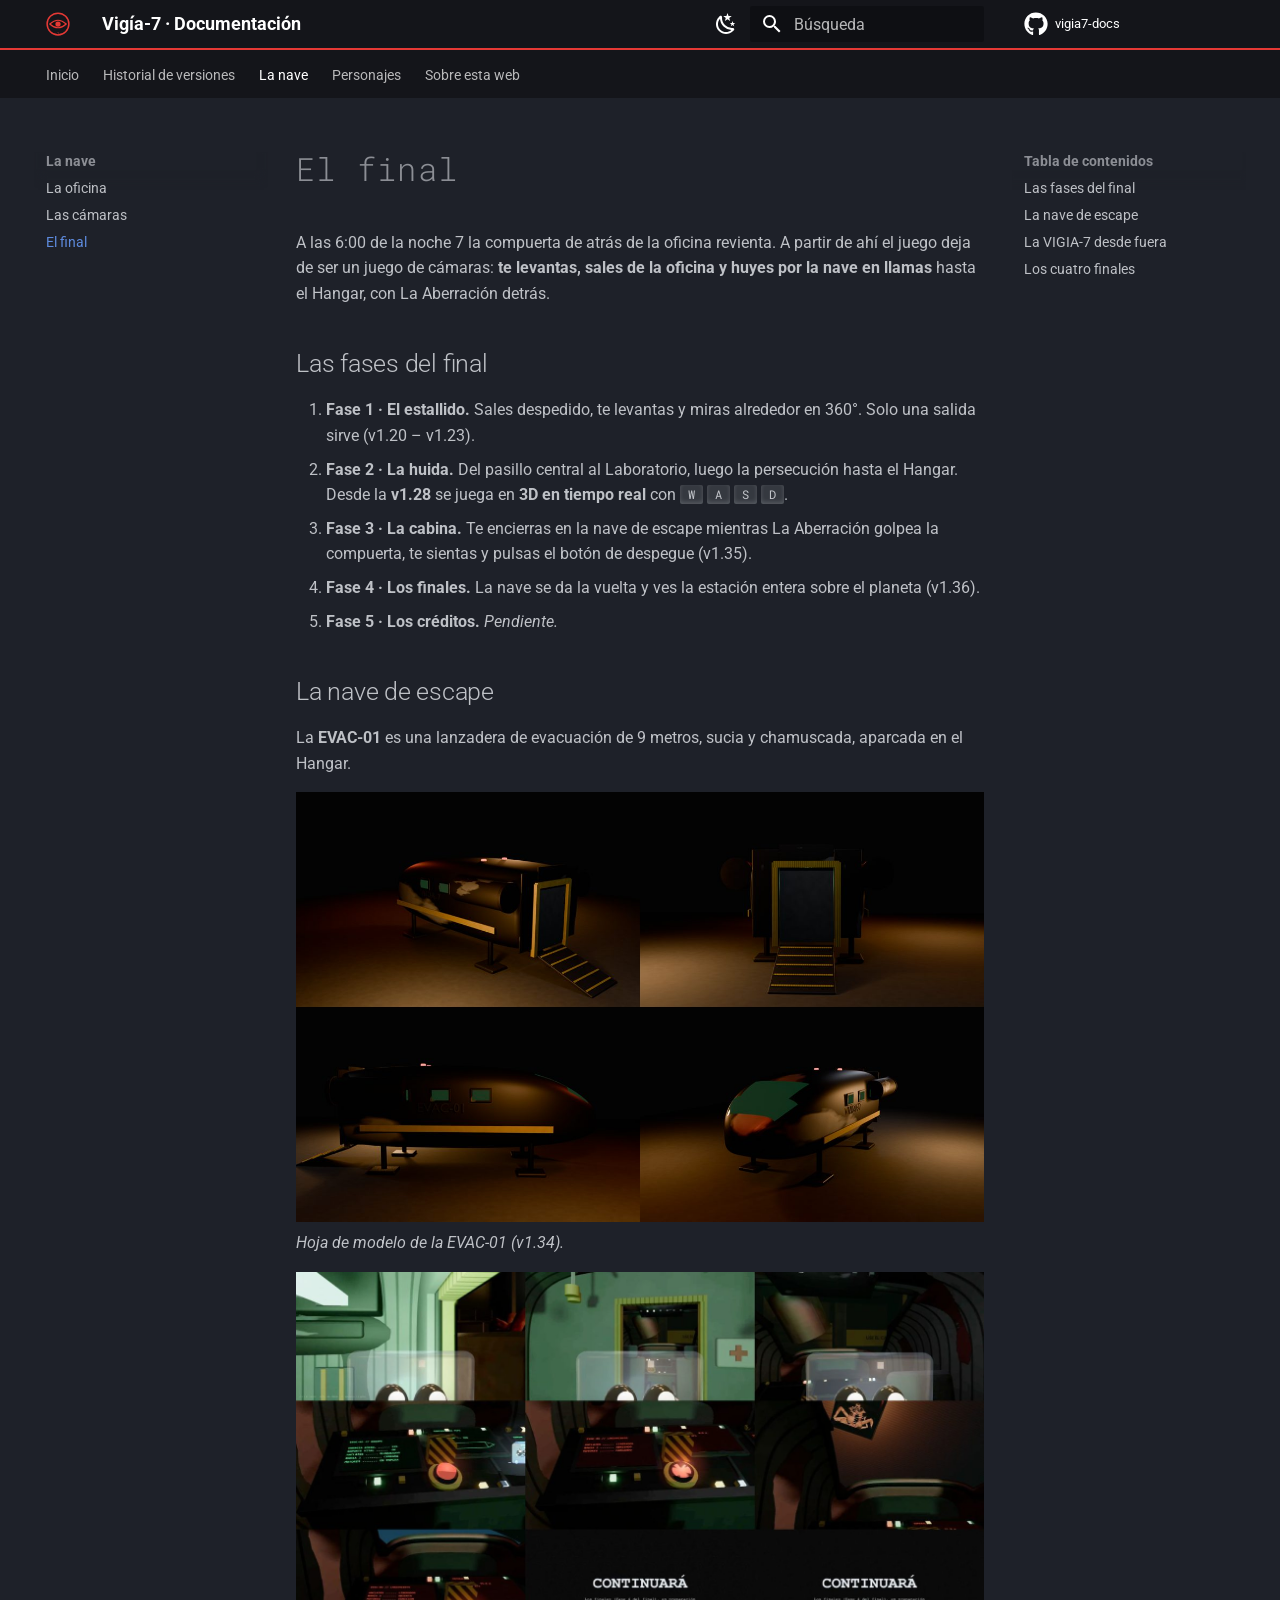
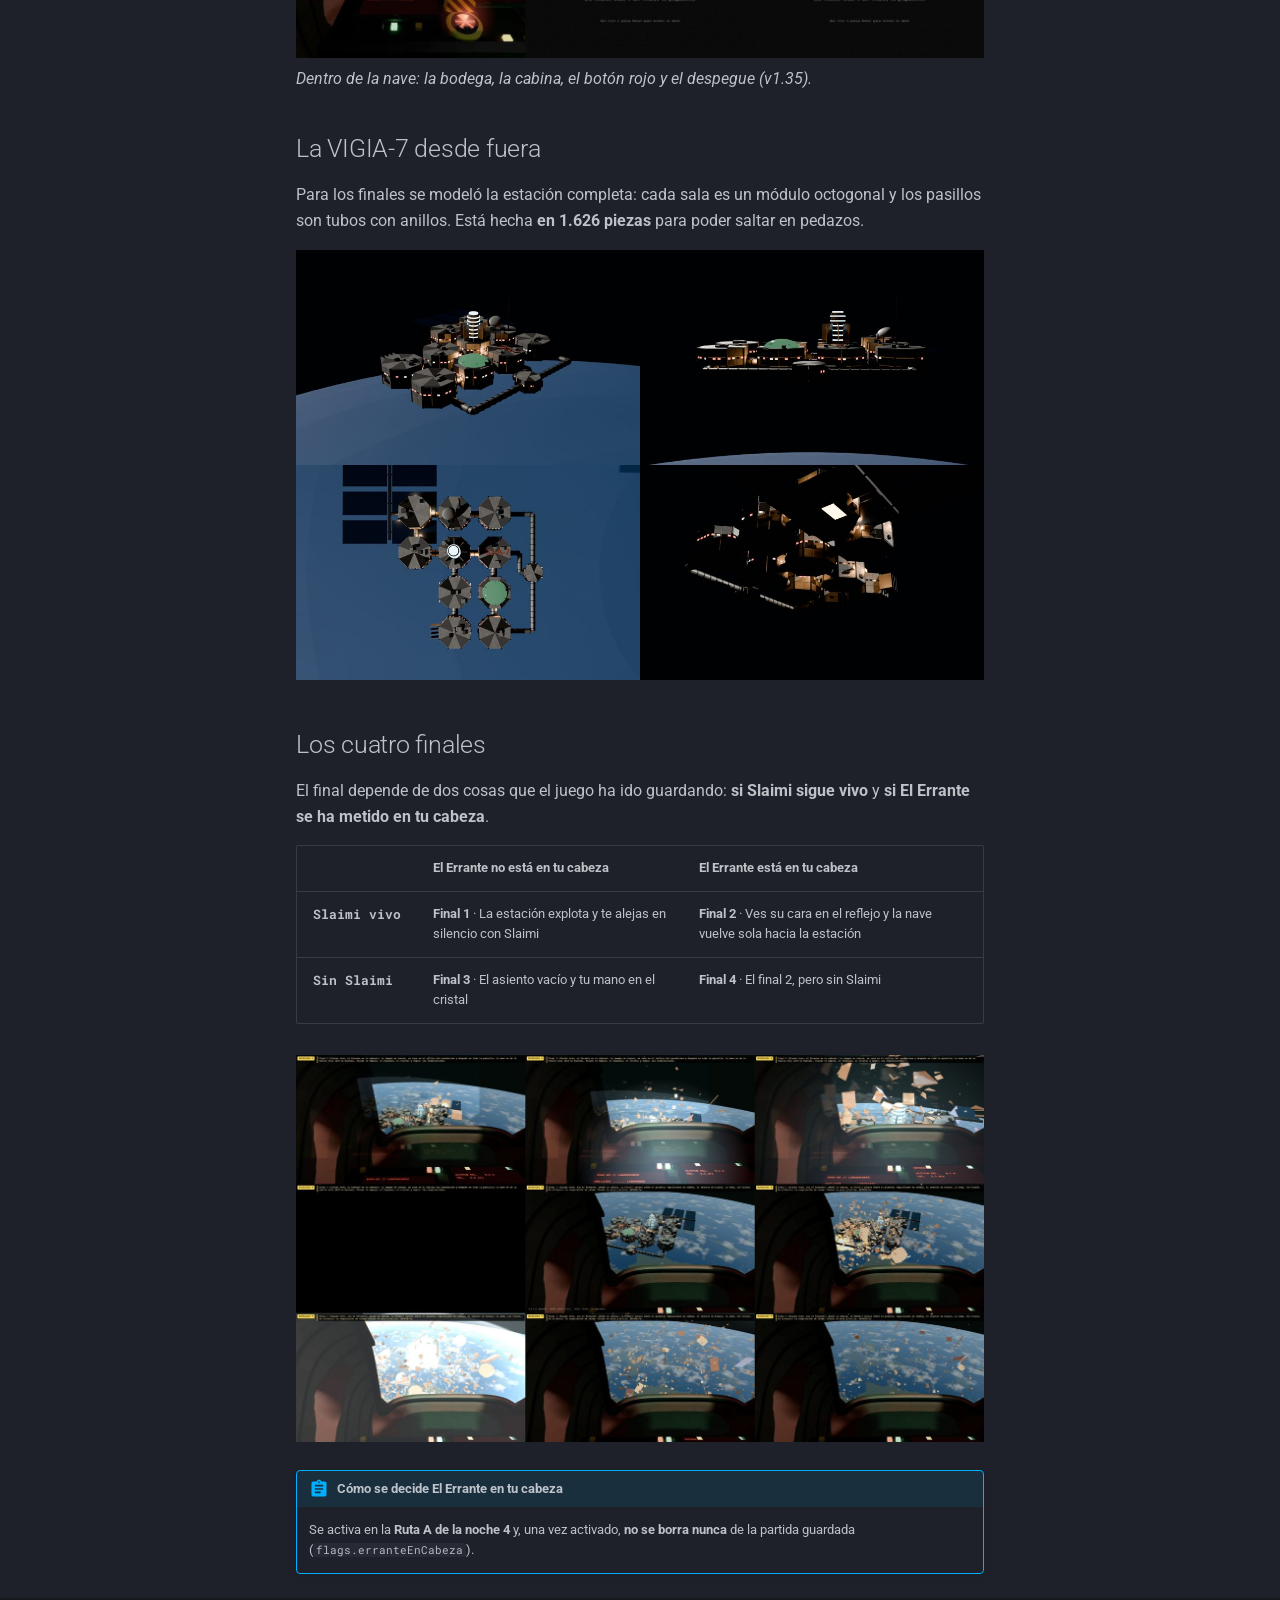
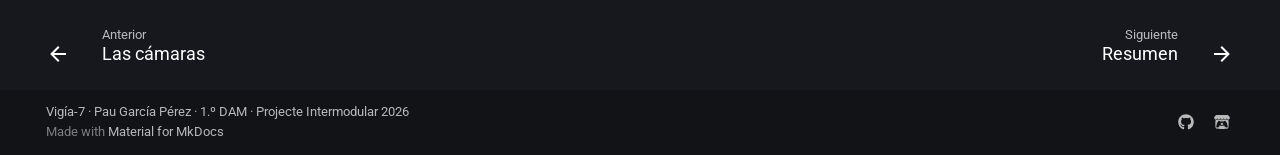
<file: nave/final/index.html>
<!doctype html>
<html lang="es" class="no-js">
  <head>
    
      <meta charset="utf-8">
      <meta name="viewport" content="width=device-width,initial-scale=1">
      
        <meta name="description" content="Documentación del fan game de terror Vigía-7 — historial de versiones, la oficina, las cámaras y los personajes.">
      
      
        <meta name="author" content="Pau García Pérez">
      
      
        <link rel="canonical" href="https://paugarciaperez071108-coder.github.io/vigia7-docs/nave/final/">
      
      
        <link rel="prev" href="../camaras/">
      
      
        <link rel="next" href="../../personajes/">
      
      
        
      
      
      <link rel="icon" href="../../img/logo.svg">
      <meta name="generator" content="mkdocs-1.6.1, mkdocs-material-9.8.0">
    
    
      
        <title>El final - Vigía-7 · Documentación</title>
      
    
    
      <link rel="stylesheet" href="../../assets/stylesheets/main.57a0d79d.min.css">
      
        
        <link rel="stylesheet" href="../../assets/stylesheets/palette.fb2fffe2.min.css">
      
      


    
    
      
    
    
      
        
        
        <link rel="preconnect" href="https://fonts.gstatic.com" crossorigin>
        <link rel="stylesheet" href="https://fonts.googleapis.com/css?family=Roboto:300,300i,400,400i,700,700i%7CRoboto+Mono:400,400i,700,700i&display=fallback">
        <style>:root{--md-text-font:"Roboto";--md-code-font:"Roboto Mono"}</style>
      
    
    
      <link rel="stylesheet" href="../../css/extra.css">
    
    <script>__md_scope=new URL("../..",location),__md_hash=e=>[...e].reduce(((e,_)=>(e<<5)-e+_.charCodeAt(0)),0),__md_get=(e,_=localStorage,t=__md_scope)=>JSON.parse(_.getItem(t.pathname+"."+e)),__md_set=(e,_,t=localStorage,a=__md_scope)=>{try{t.setItem(a.pathname+"."+e,JSON.stringify(_))}catch(e){}}</script>
    
      

    
    
  </head>
  
  
    
    
      
    
    
    
    
    <body dir="ltr" data-md-color-scheme="slate" data-md-color-primary="black" data-md-color-accent="red">
  
    
    <input class="md-toggle" data-md-toggle="drawer" type="checkbox" id="__drawer" autocomplete="off">
    <input class="md-toggle" data-md-toggle="search" type="checkbox" id="__search" autocomplete="off">
    <label class="md-overlay" for="__drawer"></label>
    <div data-md-component="skip">
      
        
        <a href="#el-final" class="md-skip">
          Saltar a contenido
        </a>
      
    </div>
    <div data-md-component="announce">
      
    </div>
    
    
      

<header class="md-header" data-md-component="header">
  <nav class="md-header__inner md-grid" aria-label="Cabecera">
    <a href="../.." title="Vigía-7 · Documentación" class="md-header__button md-logo" aria-label="Vigía-7 · Documentación" data-md-component="logo">
      
  <img src="../../img/logo.svg" alt="logo">

    </a>
    <label class="md-header__button md-icon" for="__drawer">
      
      <svg xmlns="http://www.w3.org/2000/svg" viewBox="0 0 24 24"><path d="M3 6h18v2H3zm0 5h18v2H3zm0 5h18v2H3z"/></svg>
    </label>
    <div class="md-header__title" data-md-component="header-title">
      <div class="md-header__ellipsis">
        <div class="md-header__topic">
          <span class="md-ellipsis">
            Vigía-7 · Documentación
          </span>
        </div>
        <div class="md-header__topic" data-md-component="header-topic">
          <span class="md-ellipsis">
            
              El final
            
          </span>
        </div>
      </div>
    </div>
    
      
        <form class="md-header__option" data-md-component="palette">
  
    
    
    
    <input class="md-option" data-md-color-media="" data-md-color-scheme="slate" data-md-color-primary="black" data-md-color-accent="red"  aria-label="Cambiar a modo claro"  type="radio" name="__palette" id="__palette_0">
    
      <label class="md-header__button md-icon" title="Cambiar a modo claro" for="__palette_1" hidden>
        <svg xmlns="http://www.w3.org/2000/svg" viewBox="0 0 24 24"><path d="m17.75 4.09-2.53 1.94.91 3.06-2.63-1.81-2.63 1.81.91-3.06-2.53-1.94L12.44 4l1.06-3 1.06 3zm3.5 6.91-1.64 1.25.59 1.98-1.7-1.17-1.7 1.17.59-1.98L15.75 11l2.06-.05L18.5 9l.69 1.95zm-2.28 4.95c.83-.08 1.72 1.1 1.19 1.85-.32.45-.66.87-1.08 1.27C15.17 23 8.84 23 4.94 19.07c-3.91-3.9-3.91-10.24 0-14.14.4-.4.82-.76 1.27-1.08.75-.53 1.93.36 1.85 1.19-.27 2.86.69 5.83 2.89 8.02a9.96 9.96 0 0 0 8.02 2.89m-1.64 2.02a12.08 12.08 0 0 1-7.8-3.47c-2.17-2.19-3.33-5-3.49-7.82-2.81 3.14-2.7 7.96.31 10.98 3.02 3.01 7.84 3.12 10.98.31"/></svg>
      </label>
    
  
    
    
    
    <input class="md-option" data-md-color-media="" data-md-color-scheme="default" data-md-color-primary="blue-grey" data-md-color-accent="red"  aria-label="Cambiar a modo oscuro"  type="radio" name="__palette" id="__palette_1">
    
      <label class="md-header__button md-icon" title="Cambiar a modo oscuro" for="__palette_0" hidden>
        <svg xmlns="http://www.w3.org/2000/svg" viewBox="0 0 24 24"><path d="M12 7a5 5 0 0 1 5 5 5 5 0 0 1-5 5 5 5 0 0 1-5-5 5 5 0 0 1 5-5m0 2a3 3 0 0 0-3 3 3 3 0 0 0 3 3 3 3 0 0 0 3-3 3 3 0 0 0-3-3m0-7 2.39 3.42C13.65 5.15 12.84 5 12 5s-1.65.15-2.39.42zM3.34 7l4.16-.35A7.2 7.2 0 0 0 5.94 8.5c-.44.74-.69 1.5-.83 2.29zm.02 10 1.76-3.77a7.131 7.131 0 0 0 2.38 4.14zM20.65 7l-1.77 3.79a7.02 7.02 0 0 0-2.38-4.15zm-.01 10-4.14.36c.59-.51 1.12-1.14 1.54-1.86.42-.73.69-1.5.83-2.29zM12 22l-2.41-3.44c.74.27 1.55.44 2.41.44.82 0 1.63-.17 2.37-.44z"/></svg>
      </label>
    
  
</form>
      
    
    
      <script>var palette=__md_get("__palette");if(palette&&palette.color){if("(prefers-color-scheme)"===palette.color.media){var media=matchMedia("(prefers-color-scheme: light)"),input=document.querySelector(media.matches?"[data-md-color-media='(prefers-color-scheme: light)']":"[data-md-color-media='(prefers-color-scheme: dark)']");palette.color.media=input.getAttribute("data-md-color-media"),palette.color.scheme=input.getAttribute("data-md-color-scheme"),palette.color.primary=input.getAttribute("data-md-color-primary"),palette.color.accent=input.getAttribute("data-md-color-accent")}for(var[key,value]of Object.entries(palette.color))document.body.setAttribute("data-md-color-"+key,value)}</script>
    
    
    
      
      
        <label class="md-header__button md-icon" for="__search">
          
          <svg xmlns="http://www.w3.org/2000/svg" viewBox="0 0 24 24"><path d="M9.5 3A6.5 6.5 0 0 1 16 9.5c0 1.61-.59 3.09-1.56 4.23l.27.27h.79l5 5-1.5 1.5-5-5v-.79l-.27-.27A6.52 6.52 0 0 1 9.5 16 6.5 6.5 0 0 1 3 9.5 6.5 6.5 0 0 1 9.5 3m0 2C7 5 5 7 5 9.5S7 14 9.5 14 14 12 14 9.5 12 5 9.5 5"/></svg>
        </label>
        <div class="md-search" data-md-component="search" role="dialog">
  <label class="md-search__overlay" for="__search"></label>
  <div class="md-search__inner" role="search">
    <form class="md-search__form" name="search">
      <input type="text" class="md-search__input" name="query" aria-label="Búsqueda" placeholder="Búsqueda" autocapitalize="off" autocorrect="off" autocomplete="off" spellcheck="false" data-md-component="search-query" required>
      <label class="md-search__icon md-icon" for="__search">
        
        <svg xmlns="http://www.w3.org/2000/svg" viewBox="0 0 24 24"><path d="M9.5 3A6.5 6.5 0 0 1 16 9.5c0 1.61-.59 3.09-1.56 4.23l.27.27h.79l5 5-1.5 1.5-5-5v-.79l-.27-.27A6.52 6.52 0 0 1 9.5 16 6.5 6.5 0 0 1 3 9.5 6.5 6.5 0 0 1 9.5 3m0 2C7 5 5 7 5 9.5S7 14 9.5 14 14 12 14 9.5 12 5 9.5 5"/></svg>
        
        <svg xmlns="http://www.w3.org/2000/svg" viewBox="0 0 24 24"><path d="M20 11v2H8l5.5 5.5-1.42 1.42L4.16 12l7.92-7.92L13.5 5.5 8 11z"/></svg>
      </label>
      <nav class="md-search__options" aria-label="Buscar">
        
        <button type="reset" class="md-search__icon md-icon" title="Limpiar" aria-label="Limpiar" tabindex="-1">
          
          <svg xmlns="http://www.w3.org/2000/svg" viewBox="0 0 24 24"><path d="M19 6.41 17.59 5 12 10.59 6.41 5 5 6.41 10.59 12 5 17.59 6.41 19 12 13.41 17.59 19 19 17.59 13.41 12z"/></svg>
        </button>
      </nav>
      
        <div class="md-search__suggest" data-md-component="search-suggest"></div>
      
    </form>
    <div class="md-search__output">
      <div class="md-search__scrollwrap" tabindex="0" data-md-scrollfix>
        <div class="md-search-result" data-md-component="search-result">
          <div class="md-search-result__meta">
            Inicializando búsqueda
          </div>
          <ol class="md-search-result__list" role="presentation"></ol>
        </div>
      </div>
    </div>
  </div>
</div>
      
    
    
      <div class="md-header__source">
        <a href="https://github.com/paugarciaperez071108-coder/vigia7-docs" title="Ir al repositorio" class="md-source" data-md-component="source">
  <div class="md-source__icon md-icon">
    
    <svg xmlns="http://www.w3.org/2000/svg" viewBox="0 0 512 512"><!--! Font Awesome Free 7.1.0 by @fontawesome - https://fontawesome.com License - https://fontawesome.com/license/free (Icons: CC BY 4.0, Fonts: SIL OFL 1.1, Code: MIT License) Copyright 2025 Fonticons, Inc.--><path d="M173.9 397.4c0 2-2.3 3.6-5.2 3.6-3.3.3-5.6-1.3-5.6-3.6 0-2 2.3-3.6 5.2-3.6 3-.3 5.6 1.3 5.6 3.6m-31.1-4.5c-.7 2 1.3 4.3 4.3 4.9 2.6 1 5.6 0 6.2-2s-1.3-4.3-4.3-5.2c-2.6-.7-5.5.3-6.2 2.3m44.2-1.7c-2.9.7-4.9 2.6-4.6 4.9.3 2 2.9 3.3 5.9 2.6 2.9-.7 4.9-2.6 4.6-4.6-.3-1.9-3-3.2-5.9-2.9M252.8 8C114.1 8 8 113.3 8 252c0 110.9 69.8 205.8 169.5 239.2 12.8 2.3 17.3-5.6 17.3-12.1 0-6.2-.3-40.4-.3-61.4 0 0-70 15-84.7-29.8 0 0-11.4-29.1-27.8-36.6 0 0-22.9-15.7 1.6-15.4 0 0 24.9 2 38.6 25.8 21.9 38.6 58.6 27.5 72.9 20.9 2.3-16 8.8-27.1 16-33.7-55.9-6.2-112.3-14.3-112.3-110.5 0-27.5 7.6-41.3 23.6-58.9-2.6-6.5-11.1-33.3 2.6-67.9 20.9-6.5 69 27 69 27 20-5.6 41.5-8.5 62.8-8.5s42.8 2.9 62.8 8.5c0 0 48.1-33.6 69-27 13.7 34.7 5.2 61.4 2.6 67.9 16 17.7 25.8 31.5 25.8 58.9 0 96.5-58.9 104.2-114.8 110.5 9.2 7.9 17 22.9 17 46.4 0 33.7-.3 75.4-.3 83.6 0 6.5 4.6 14.4 17.3 12.1C436.2 457.8 504 362.9 504 252 504 113.3 391.5 8 252.8 8M105.2 352.9c-1.3 1-1 3.3.7 5.2 1.6 1.6 3.9 2.3 5.2 1 1.3-1 1-3.3-.7-5.2-1.6-1.6-3.9-2.3-5.2-1m-10.8-8.1c-.7 1.3.3 2.9 2.3 3.9 1.6 1 3.6.7 4.3-.7.7-1.3-.3-2.9-2.3-3.9-2-.6-3.6-.3-4.3.7m32.4 35.6c-1.6 1.3-1 4.3 1.3 6.2 2.3 2.3 5.2 2.6 6.5 1 1.3-1.3.7-4.3-1.3-6.2-2.2-2.3-5.2-2.6-6.5-1m-11.4-14.7c-1.6 1-1.6 3.6 0 5.9s4.3 3.3 5.6 2.3c1.6-1.3 1.6-3.9 0-6.2-1.4-2.3-4-3.3-5.6-2"/></svg>
  </div>
  <div class="md-source__repository">
    vigia7-docs
  </div>
</a>
      </div>
    
  </nav>
  
</header>
    
    <div class="md-container" data-md-component="container">
      
      
        
          
            
<nav class="md-tabs" aria-label="Pestañas" data-md-component="tabs">
  <div class="md-grid">
    <ul class="md-tabs__list">
      
        
  
  
  
  
    <li class="md-tabs__item">
      <a href="../.." class="md-tabs__link">
        
  
  
    
  
  Inicio

      </a>
    </li>
  

      
        
  
  
  
  
    
    
      <li class="md-tabs__item">
        <a href="../../historial/" class="md-tabs__link">
          
  
  
    
  
  Historial de versiones

        </a>
      </li>
    
  

      
        
  
  
  
    
  
  
    
    
      <li class="md-tabs__item md-tabs__item--active">
        <a href="../oficina/" class="md-tabs__link">
          
  
  
    
  
  La nave

        </a>
      </li>
    
  

      
        
  
  
  
  
    
    
      <li class="md-tabs__item">
        <a href="../../personajes/" class="md-tabs__link">
          
  
  
    
  
  Personajes

        </a>
      </li>
    
  

      
        
  
  
  
  
    <li class="md-tabs__item">
      <a href="../../acerca/" class="md-tabs__link">
        
  
  
    
  
  Sobre esta web

      </a>
    </li>
  

      
    </ul>
  </div>
</nav>
          
        
      
      <main class="md-main" data-md-component="main">
        <div class="md-main__inner md-grid">
          
            
              
              <div class="md-sidebar md-sidebar--primary" data-md-component="sidebar" data-md-type="navigation" >
                <div class="md-sidebar__scrollwrap">
                  <div class="md-sidebar__inner">
                    


  


<nav class="md-nav md-nav--primary md-nav--lifted" aria-label="Navegación" data-md-level="0">
  <label class="md-nav__title" for="__drawer">
    <a href="../.." title="Vigía-7 · Documentación" class="md-nav__button md-logo" aria-label="Vigía-7 · Documentación" data-md-component="logo">
      
  <img src="../../img/logo.svg" alt="logo">

    </a>
    Vigía-7 · Documentación
  </label>
  
    <div class="md-nav__source">
      <a href="https://github.com/paugarciaperez071108-coder/vigia7-docs" title="Ir al repositorio" class="md-source" data-md-component="source">
  <div class="md-source__icon md-icon">
    
    <svg xmlns="http://www.w3.org/2000/svg" viewBox="0 0 512 512"><!--! Font Awesome Free 7.1.0 by @fontawesome - https://fontawesome.com License - https://fontawesome.com/license/free (Icons: CC BY 4.0, Fonts: SIL OFL 1.1, Code: MIT License) Copyright 2025 Fonticons, Inc.--><path d="M173.9 397.4c0 2-2.3 3.6-5.2 3.6-3.3.3-5.6-1.3-5.6-3.6 0-2 2.3-3.6 5.2-3.6 3-.3 5.6 1.3 5.6 3.6m-31.1-4.5c-.7 2 1.3 4.3 4.3 4.9 2.6 1 5.6 0 6.2-2s-1.3-4.3-4.3-5.2c-2.6-.7-5.5.3-6.2 2.3m44.2-1.7c-2.9.7-4.9 2.6-4.6 4.9.3 2 2.9 3.3 5.9 2.6 2.9-.7 4.9-2.6 4.6-4.6-.3-1.9-3-3.2-5.9-2.9M252.8 8C114.1 8 8 113.3 8 252c0 110.9 69.8 205.8 169.5 239.2 12.8 2.3 17.3-5.6 17.3-12.1 0-6.2-.3-40.4-.3-61.4 0 0-70 15-84.7-29.8 0 0-11.4-29.1-27.8-36.6 0 0-22.9-15.7 1.6-15.4 0 0 24.9 2 38.6 25.8 21.9 38.6 58.6 27.5 72.9 20.9 2.3-16 8.8-27.1 16-33.7-55.9-6.2-112.3-14.3-112.3-110.5 0-27.5 7.6-41.3 23.6-58.9-2.6-6.5-11.1-33.3 2.6-67.9 20.9-6.5 69 27 69 27 20-5.6 41.5-8.5 62.8-8.5s42.8 2.9 62.8 8.5c0 0 48.1-33.6 69-27 13.7 34.7 5.2 61.4 2.6 67.9 16 17.7 25.8 31.5 25.8 58.9 0 96.5-58.9 104.2-114.8 110.5 9.2 7.9 17 22.9 17 46.4 0 33.7-.3 75.4-.3 83.6 0 6.5 4.6 14.4 17.3 12.1C436.2 457.8 504 362.9 504 252 504 113.3 391.5 8 252.8 8M105.2 352.9c-1.3 1-1 3.3.7 5.2 1.6 1.6 3.9 2.3 5.2 1 1.3-1 1-3.3-.7-5.2-1.6-1.6-3.9-2.3-5.2-1m-10.8-8.1c-.7 1.3.3 2.9 2.3 3.9 1.6 1 3.6.7 4.3-.7.7-1.3-.3-2.9-2.3-3.9-2-.6-3.6-.3-4.3.7m32.4 35.6c-1.6 1.3-1 4.3 1.3 6.2 2.3 2.3 5.2 2.6 6.5 1 1.3-1.3.7-4.3-1.3-6.2-2.2-2.3-5.2-2.6-6.5-1m-11.4-14.7c-1.6 1-1.6 3.6 0 5.9s4.3 3.3 5.6 2.3c1.6-1.3 1.6-3.9 0-6.2-1.4-2.3-4-3.3-5.6-2"/></svg>
  </div>
  <div class="md-source__repository">
    vigia7-docs
  </div>
</a>
    </div>
  
  <ul class="md-nav__list" data-md-scrollfix>
    
      
      
  
  
  
  
    <li class="md-nav__item">
      <a href="../.." class="md-nav__link">
        
  
  
  <span class="md-ellipsis">
    
  
    Inicio
  

    
  </span>
  
  

      </a>
    </li>
  

    
      
      
  
  
  
  
    
    
      
        
          
        
      
        
      
        
      
        
      
        
      
    
    
    
      
      
        
      
    
    
    <li class="md-nav__item md-nav__item--nested">
      
        
        
        <input class="md-nav__toggle md-toggle " type="checkbox" id="__nav_2" >
        
          
          <div class="md-nav__link md-nav__container">
            <a href="../../historial/" class="md-nav__link ">
              
  
  
  <span class="md-ellipsis">
    
  
    Historial de versiones
  

    
  </span>
  
  

            </a>
            
              
              <label class="md-nav__link " for="__nav_2" id="__nav_2_label" tabindex="0">
                <span class="md-nav__icon md-icon"></span>
              </label>
            
          </div>
        
        <nav class="md-nav" data-md-level="1" aria-labelledby="__nav_2_label" aria-expanded="false">
          <label class="md-nav__title" for="__nav_2">
            <span class="md-nav__icon md-icon"></span>
            
  
    Historial de versiones
  

          </label>
          <ul class="md-nav__list" data-md-scrollfix>
            
              
            
              
                
  
  
  
  
    <li class="md-nav__item">
      <a href="../../historial/v0-1-a-v0-30/" class="md-nav__link">
        
  
  
  <span class="md-ellipsis">
    
  
    v0.1 – v0.30 · Noches 1 y 2
  

    
  </span>
  
  

      </a>
    </li>
  

              
            
              
                
  
  
  
  
    <li class="md-nav__item">
      <a href="../../historial/v0-31-a-v0-60/" class="md-nav__link">
        
  
  
  <span class="md-ellipsis">
    
  
    v0.31 – v0.60 · Noches 3 a 5
  

    
  </span>
  
  

      </a>
    </li>
  

              
            
              
                
  
  
  
  
    <li class="md-nav__item">
      <a href="../../historial/v0-61-a-v0-99/" class="md-nav__link">
        
  
  
  <span class="md-ellipsis">
    
  
    v0.61 – v0.99 · Noches 6 y 7
  

    
  </span>
  
  

      </a>
    </li>
  

              
            
              
                
  
  
  
  
    <li class="md-nav__item">
      <a href="../../historial/v1-00-a-v1-38/" class="md-nav__link">
        
  
  
  <span class="md-ellipsis">
    
  
    v1.00 – v1.38 · El final
  

    
  </span>
  
  

      </a>
    </li>
  

              
            
          </ul>
        </nav>
      
    </li>
  

    
      
      
  
  
    
  
  
  
    
    
      
        
      
        
      
        
      
    
    
    
      
        
        
      
      
        
      
    
    
    <li class="md-nav__item md-nav__item--active md-nav__item--section md-nav__item--nested">
      
        
        
        <input class="md-nav__toggle md-toggle " type="checkbox" id="__nav_3" checked>
        
          
          <label class="md-nav__link" for="__nav_3" id="__nav_3_label" tabindex="">
            
  
  
  <span class="md-ellipsis">
    
  
    La nave
  

    
  </span>
  
  

            <span class="md-nav__icon md-icon"></span>
          </label>
        
        <nav class="md-nav" data-md-level="1" aria-labelledby="__nav_3_label" aria-expanded="true">
          <label class="md-nav__title" for="__nav_3">
            <span class="md-nav__icon md-icon"></span>
            
  
    La nave
  

          </label>
          <ul class="md-nav__list" data-md-scrollfix>
            
              
                
  
  
  
  
    <li class="md-nav__item">
      <a href="../oficina/" class="md-nav__link">
        
  
  
  <span class="md-ellipsis">
    
  
    La oficina
  

    
  </span>
  
  

      </a>
    </li>
  

              
            
              
                
  
  
  
  
    <li class="md-nav__item">
      <a href="../camaras/" class="md-nav__link">
        
  
  
  <span class="md-ellipsis">
    
  
    Las cámaras
  

    
  </span>
  
  

      </a>
    </li>
  

              
            
              
                
  
  
    
  
  
  
    <li class="md-nav__item md-nav__item--active">
      
      <input class="md-nav__toggle md-toggle" type="checkbox" id="__toc">
      
      
        
      
      
        <label class="md-nav__link md-nav__link--active" for="__toc">
          
  
  
  <span class="md-ellipsis">
    
  
    El final
  

    
  </span>
  
  

          <span class="md-nav__icon md-icon"></span>
        </label>
      
      <a href="./" class="md-nav__link md-nav__link--active">
        
  
  
  <span class="md-ellipsis">
    
  
    El final
  

    
  </span>
  
  

      </a>
      
        

<nav class="md-nav md-nav--secondary" aria-label="Tabla de contenidos">
  
  
  
    
  
  
    <label class="md-nav__title" for="__toc">
      <span class="md-nav__icon md-icon"></span>
      Tabla de contenidos
    </label>
    <ul class="md-nav__list" data-md-component="toc" data-md-scrollfix>
      
        <li class="md-nav__item">
  <a href="#las-fases-del-final" class="md-nav__link">
    <span class="md-ellipsis">
      
        Las fases del final
      
    </span>
  </a>
  
</li>
      
        <li class="md-nav__item">
  <a href="#la-nave-de-escape" class="md-nav__link">
    <span class="md-ellipsis">
      
        La nave de escape
      
    </span>
  </a>
  
</li>
      
        <li class="md-nav__item">
  <a href="#la-vigia-7-desde-fuera" class="md-nav__link">
    <span class="md-ellipsis">
      
        La VIGIA-7 desde fuera
      
    </span>
  </a>
  
</li>
      
        <li class="md-nav__item">
  <a href="#los-cuatro-finales" class="md-nav__link">
    <span class="md-ellipsis">
      
        Los cuatro finales
      
    </span>
  </a>
  
</li>
      
    </ul>
  
</nav>
      
    </li>
  

              
            
          </ul>
        </nav>
      
    </li>
  

    
      
      
  
  
  
  
    
    
      
        
          
        
      
        
      
        
      
        
      
    
    
    
      
      
        
      
    
    
    <li class="md-nav__item md-nav__item--nested">
      
        
        
        <input class="md-nav__toggle md-toggle " type="checkbox" id="__nav_4" >
        
          
          <div class="md-nav__link md-nav__container">
            <a href="../../personajes/" class="md-nav__link ">
              
  
  
  <span class="md-ellipsis">
    
  
    Personajes
  

    
  </span>
  
  

            </a>
            
              
              <label class="md-nav__link " for="__nav_4" id="__nav_4_label" tabindex="0">
                <span class="md-nav__icon md-icon"></span>
              </label>
            
          </div>
        
        <nav class="md-nav" data-md-level="1" aria-labelledby="__nav_4_label" aria-expanded="false">
          <label class="md-nav__title" for="__nav_4">
            <span class="md-nav__icon md-icon"></span>
            
  
    Personajes
  

          </label>
          <ul class="md-nav__list" data-md-scrollfix>
            
              
            
              
                
  
  
  
  
    <li class="md-nav__item">
      <a href="../../personajes/enemigos/" class="md-nav__link">
        
  
  
  <span class="md-ellipsis">
    
  
    Los enemigos
  

    
  </span>
  
  

      </a>
    </li>
  

              
            
              
                
  
  
  
  
    <li class="md-nav__item">
      <a href="../../personajes/aberracion/" class="md-nav__link">
        
  
  
  <span class="md-ellipsis">
    
  
    La Aberración
  

    
  </span>
  
  

      </a>
    </li>
  

              
            
              
                
  
  
  
  
    <li class="md-nav__item">
      <a href="../../personajes/slaimi-y-humanos/" class="md-nav__link">
        
  
  
  <span class="md-ellipsis">
    
  
    Slaimi y los humanos
  

    
  </span>
  
  

      </a>
    </li>
  

              
            
          </ul>
        </nav>
      
    </li>
  

    
      
      
  
  
  
  
    <li class="md-nav__item">
      <a href="../../acerca/" class="md-nav__link">
        
  
  
  <span class="md-ellipsis">
    
  
    Sobre esta web
  

    
  </span>
  
  

      </a>
    </li>
  

    
  </ul>
</nav>
                  </div>
                </div>
              </div>
            
            
              
              <div class="md-sidebar md-sidebar--secondary" data-md-component="sidebar" data-md-type="toc" >
                <div class="md-sidebar__scrollwrap">
                  <div class="md-sidebar__inner">
                    

<nav class="md-nav md-nav--secondary" aria-label="Tabla de contenidos">
  
  
  
    
  
  
    <label class="md-nav__title" for="__toc">
      <span class="md-nav__icon md-icon"></span>
      Tabla de contenidos
    </label>
    <ul class="md-nav__list" data-md-component="toc" data-md-scrollfix>
      
        <li class="md-nav__item">
  <a href="#las-fases-del-final" class="md-nav__link">
    <span class="md-ellipsis">
      
        Las fases del final
      
    </span>
  </a>
  
</li>
      
        <li class="md-nav__item">
  <a href="#la-nave-de-escape" class="md-nav__link">
    <span class="md-ellipsis">
      
        La nave de escape
      
    </span>
  </a>
  
</li>
      
        <li class="md-nav__item">
  <a href="#la-vigia-7-desde-fuera" class="md-nav__link">
    <span class="md-ellipsis">
      
        La VIGIA-7 desde fuera
      
    </span>
  </a>
  
</li>
      
        <li class="md-nav__item">
  <a href="#los-cuatro-finales" class="md-nav__link">
    <span class="md-ellipsis">
      
        Los cuatro finales
      
    </span>
  </a>
  
</li>
      
    </ul>
  
</nav>
                  </div>
                </div>
              </div>
            
          
          
            <div class="md-content" data-md-component="content">
              
              <article class="md-content__inner md-typeset">
                
                  


  
  


<h1 id="el-final">El final<a class="headerlink" href="#el-final" title="Permanent link">&para;</a></h1>
<p>A las 6:00 de la noche 7 la compuerta de atrás de la oficina revienta. A partir de ahí el juego deja de ser un juego de cámaras: <strong>te levantas, sales de la oficina y huyes por la nave en llamas</strong> hasta el Hangar, con La Aberración detrás.</p>
<h2 id="las-fases-del-final">Las fases del final<a class="headerlink" href="#las-fases-del-final" title="Permanent link">&para;</a></h2>
<ol>
<li><strong>Fase 1 · El estallido.</strong> Sales despedido, te levantas y miras alrededor en 360°. Solo una salida sirve (v1.20 – v1.23).</li>
<li><strong>Fase 2 · La huida.</strong> Del pasillo central al Laboratorio, luego la persecución hasta el Hangar. Desde la <strong>v1.28</strong> se juega en <strong>3D en tiempo real</strong> con <span class="keys"><kbd class="key-w">W</kbd></span> <span class="keys"><kbd class="key-a">A</kbd></span> <span class="keys"><kbd class="key-s">S</kbd></span> <span class="keys"><kbd class="key-d">D</kbd></span>.</li>
<li><strong>Fase 3 · La cabina.</strong> Te encierras en la nave de escape mientras La Aberración golpea la compuerta, te sientas y pulsas el botón de despegue (v1.35).</li>
<li><strong>Fase 4 · Los finales.</strong> La nave se da la vuelta y ves la estación entera sobre el planeta (v1.36).</li>
<li><strong>Fase 5 · Los créditos.</strong> <em>Pendiente.</em></li>
</ol>
<h2 id="la-nave-de-escape">La nave de escape<a class="headerlink" href="#la-nave-de-escape" title="Permanent link">&para;</a></h2>
<p>La <strong>EVAC-01</strong> es una lanzadera de evacuación de 9 metros, sucia y chamuscada, aparcada en el Hangar.</p>
<p><img alt="Hoja de modelo de la nave de escape" src="../../img/final/nave_escape.jpg" />
<em>Hoja de modelo de la EVAC-01 (v1.34).</em></p>
<p><img alt="La cabina y el despegue" src="../../img/final/cabina.jpg" />
<em>Dentro de la nave: la bodega, la cabina, el botón rojo y el despegue (v1.35).</em></p>
<h2 id="la-vigia-7-desde-fuera">La VIGIA-7 desde fuera<a class="headerlink" href="#la-vigia-7-desde-fuera" title="Permanent link">&para;</a></h2>
<p>Para los finales se modeló la estación completa: cada sala es un módulo octogonal y los pasillos son tubos con anillos. Está hecha <strong>en 1.626 piezas</strong> para poder saltar en pedazos.</p>
<p><img alt="La estación vista desde fuera" src="../../img/final/vigia_fuera.jpg" /></p>
<h2 id="los-cuatro-finales">Los cuatro finales<a class="headerlink" href="#los-cuatro-finales" title="Permanent link">&para;</a></h2>
<p>El final depende de dos cosas que el juego ha ido guardando: <strong>si Slaimi sigue vivo</strong> y <strong>si El Errante se ha metido en tu cabeza</strong>.</p>
<table>
<thead>
<tr>
<th></th>
<th>El Errante <strong>no</strong> está en tu cabeza</th>
<th>El Errante <strong>está</strong> en tu cabeza</th>
</tr>
</thead>
<tbody>
<tr>
<td><strong>Slaimi vivo</strong></td>
<td><strong>Final 1</strong> · La estación explota y te alejas en silencio con Slaimi</td>
<td><strong>Final 2</strong> · Ves su cara en el reflejo y la nave vuelve sola hacia la estación</td>
</tr>
<tr>
<td><strong>Sin Slaimi</strong></td>
<td><strong>Final 3</strong> · El asiento vacío y tu mano en el cristal</td>
<td><strong>Final 4</strong> · El final 2, pero sin Slaimi</td>
</tr>
</tbody>
</table>
<p><img alt="Fotogramas de los finales" src="../../img/final/finales.jpg" /></p>
<div class="admonition abstract">
<p class="admonition-title">Cómo se decide El Errante en tu cabeza</p>
<p>Se activa en la <strong>Ruta A de la noche 4</strong> y, una vez activado, <strong>no se borra nunca</strong> de la partida guardada (<code>flags.erranteEnCabeza</code>).</p>
</div>












                
              </article>
            </div>
          
          
  <script>var tabs=__md_get("__tabs");if(Array.isArray(tabs))e:for(var set of document.querySelectorAll(".tabbed-set")){var labels=set.querySelector(".tabbed-labels");for(var tab of tabs)for(var label of labels.getElementsByTagName("label"))if(label.innerText.trim()===tab){var input=document.getElementById(label.htmlFor);input.checked=!0;continue e}}</script>

<script>var target=document.getElementById(location.hash.slice(1));target&&target.name&&(target.checked=target.name.startsWith("__tabbed_"))</script>
        </div>
        
          <button type="button" class="md-top md-icon" data-md-component="top" hidden>
  
  <svg xmlns="http://www.w3.org/2000/svg" viewBox="0 0 24 24"><path d="M13 20h-2V8l-5.5 5.5-1.42-1.42L12 4.16l7.92 7.92-1.42 1.42L13 8z"/></svg>
  Volver al principio
</button>
        
      </main>
      
        <footer class="md-footer">
  
    
      
      <nav class="md-footer__inner md-grid" aria-label="Pie" >
        
          
          <a href="../camaras/" class="md-footer__link md-footer__link--prev" aria-label="Anterior: Las cámaras">
            <div class="md-footer__button md-icon">
              
              <svg xmlns="http://www.w3.org/2000/svg" viewBox="0 0 24 24"><path d="M20 11v2H8l5.5 5.5-1.42 1.42L4.16 12l7.92-7.92L13.5 5.5 8 11z"/></svg>
            </div>
            <div class="md-footer__title">
              <span class="md-footer__direction">
                Anterior
              </span>
              <div class="md-ellipsis">
                Las cámaras
              </div>
            </div>
          </a>
        
        
          
          <a href="../../personajes/" class="md-footer__link md-footer__link--next" aria-label="Siguiente: Resumen">
            <div class="md-footer__title">
              <span class="md-footer__direction">
                Siguiente
              </span>
              <div class="md-ellipsis">
                Resumen
              </div>
            </div>
            <div class="md-footer__button md-icon">
              
              <svg xmlns="http://www.w3.org/2000/svg" viewBox="0 0 24 24"><path d="M4 11v2h12l-5.5 5.5 1.42 1.42L19.84 12l-7.92-7.92L10.5 5.5 16 11z"/></svg>
            </div>
          </a>
        
      </nav>
    
  
  <div class="md-footer-meta md-typeset">
    <div class="md-footer-meta__inner md-grid">
      <div class="md-copyright">
  
    <div class="md-copyright__highlight">
      Vigía-7 · Pau García Pérez · 1.º DAM · Projecte Intermodular 2026
    </div>
  
  
    Made with
    <a href="https://squidfunk.github.io/mkdocs-material/" target="_blank" rel="noopener">
      Material for MkDocs
    </a>
  
</div>
      
        
<div class="md-social">
  
    
    
    
    
    <a href="https://github.com/paugarciaperez071108-coder" target="_blank" rel="noopener" title="GitHub" class="md-social__link">
      <svg xmlns="http://www.w3.org/2000/svg" viewBox="0 0 512 512"><!--! Font Awesome Free 7.1.0 by @fontawesome - https://fontawesome.com License - https://fontawesome.com/license/free (Icons: CC BY 4.0, Fonts: SIL OFL 1.1, Code: MIT License) Copyright 2025 Fonticons, Inc.--><path d="M173.9 397.4c0 2-2.3 3.6-5.2 3.6-3.3.3-5.6-1.3-5.6-3.6 0-2 2.3-3.6 5.2-3.6 3-.3 5.6 1.3 5.6 3.6m-31.1-4.5c-.7 2 1.3 4.3 4.3 4.9 2.6 1 5.6 0 6.2-2s-1.3-4.3-4.3-5.2c-2.6-.7-5.5.3-6.2 2.3m44.2-1.7c-2.9.7-4.9 2.6-4.6 4.9.3 2 2.9 3.3 5.9 2.6 2.9-.7 4.9-2.6 4.6-4.6-.3-1.9-3-3.2-5.9-2.9M252.8 8C114.1 8 8 113.3 8 252c0 110.9 69.8 205.8 169.5 239.2 12.8 2.3 17.3-5.6 17.3-12.1 0-6.2-.3-40.4-.3-61.4 0 0-70 15-84.7-29.8 0 0-11.4-29.1-27.8-36.6 0 0-22.9-15.7 1.6-15.4 0 0 24.9 2 38.6 25.8 21.9 38.6 58.6 27.5 72.9 20.9 2.3-16 8.8-27.1 16-33.7-55.9-6.2-112.3-14.3-112.3-110.5 0-27.5 7.6-41.3 23.6-58.9-2.6-6.5-11.1-33.3 2.6-67.9 20.9-6.5 69 27 69 27 20-5.6 41.5-8.5 62.8-8.5s42.8 2.9 62.8 8.5c0 0 48.1-33.6 69-27 13.7 34.7 5.2 61.4 2.6 67.9 16 17.7 25.8 31.5 25.8 58.9 0 96.5-58.9 104.2-114.8 110.5 9.2 7.9 17 22.9 17 46.4 0 33.7-.3 75.4-.3 83.6 0 6.5 4.6 14.4 17.3 12.1C436.2 457.8 504 362.9 504 252 504 113.3 391.5 8 252.8 8M105.2 352.9c-1.3 1-1 3.3.7 5.2 1.6 1.6 3.9 2.3 5.2 1 1.3-1 1-3.3-.7-5.2-1.6-1.6-3.9-2.3-5.2-1m-10.8-8.1c-.7 1.3.3 2.9 2.3 3.9 1.6 1 3.6.7 4.3-.7.7-1.3-.3-2.9-2.3-3.9-2-.6-3.6-.3-4.3.7m32.4 35.6c-1.6 1.3-1 4.3 1.3 6.2 2.3 2.3 5.2 2.6 6.5 1 1.3-1.3.7-4.3-1.3-6.2-2.2-2.3-5.2-2.6-6.5-1m-11.4-14.7c-1.6 1-1.6 3.6 0 5.9s4.3 3.3 5.6 2.3c1.6-1.3 1.6-3.9 0-6.2-1.4-2.3-4-3.3-5.6-2"/></svg>
    </a>
  
    
    
    
    
    <a href="https://pawerestudios-coder.itch.io/vigia-7" target="_blank" rel="noopener" title="Vigía-7 en itch.io" class="md-social__link">
      <svg xmlns="http://www.w3.org/2000/svg" viewBox="0 0 512 512"><!--! Font Awesome Free 7.1.0 by @fontawesome - https://fontawesome.com License - https://fontawesome.com/license/free (Icons: CC BY 4.0, Fonts: SIL OFL 1.1, Code: MIT License) Copyright 2025 Fonticons, Inc.--><path d="M71.9 34.8C50.2 47.7 7.4 96.8 7 109.7V131c0 27.1 25.3 50.8 48.2 50.8 27.6 0 50.5-22.8 50.5-50 0 27.1 22.2 50 49.8 50s49-22.8 49-50c0 27.1 23.6 50 51.2 50h.5c27.6 0 51.2-22.8 51.2-50 0 27.1 21.5 50 49 50s49.8-22.8 49.8-50c0 27.1 23 50 50.5 50 23 0 48.3-23.8 48.3-50.8v-21.3c-.4-12.9-43.2-62.1-64.9-75-67.4-2.3-114.2-2.7-184-2.7s-165 1.1-184.2 2.8m132.3 134.4c-22 38.4-77.9 38.7-99.8.2-13.2 23.1-43.2 32.1-56 27.7-3.9 40.2-13.7 237.1 17.7 269.2 80 18.7 302.1 18.1 379.8 0 31.6-32.3 21.3-232 17.7-269.2-12.9 4.4-42.9-4.6-56-27.7-22 38.5-77.8 38.1-99.8-.2-7.1 12.5-23 28.9-51.8 28.9-10.4.3-20.8-2.2-29.9-7.3s-16.7-12.6-21.9-21.6M162.6 223c16.5 0 31.1 0 49.2 19.8 29.3-3 58.9-3 88.2 0 18.2-19.7 32.8-19.7 49.2-19.7 52.3 0 65.2 77.5 83.9 144.4 17.3 62.2-5.5 63.7-34 63.7-42.1-1.6-65.5-32.2-65.5-62.8-39.3 6.4-101.9 8.8-155.6 0 0 30.6-23.3 61.2-65.5 62.8-28.4-.1-51.2-1.6-33.9-63.7 18.7-67 31.6-144.4 83.9-144.4v-.1zm93.4 47.8s-44.4 40.8-52.4 55.2l29-1.2v25.3c0 1.5 21.3.2 23.3.2 11.6.5 23.3 1 23.3-.2v-25.3l29 1.2c-8-14.5-52.4-55.2-52.4-55.2h.1z"/></svg>
    </a>
  
</div>
      
    </div>
  </div>
</footer>
      
    </div>
    <div class="md-dialog" data-md-component="dialog">
      <div class="md-dialog__inner md-typeset"></div>
    </div>
    
    
    
      
      
      <script id="__config" type="application/json">{"annotate": null, "base": "../..", "features": ["navigation.tabs", "navigation.sections", "navigation.top", "navigation.footer", "navigation.indexes", "toc.follow", "search.highlight", "search.suggest", "content.code.copy", "content.tabs.link"], "search": "../../assets/javascripts/workers/search.a7633da7.min.js", "tags": null, "translations": {"clipboard.copied": "Copiado al portapapeles", "clipboard.copy": "Copiar al portapapeles", "search.result.more.one": "1 m\u00e1s en esta p\u00e1gina", "search.result.more.other": "# m\u00e1s en esta p\u00e1gina", "search.result.none": "No se encontraron documentos", "search.result.one": "1 documento encontrado", "search.result.other": "# documentos encontrados", "search.result.placeholder": "Teclee para comenzar b\u00fasqueda", "search.result.term.missing": "Falta", "select.version": "Seleccionar versi\u00f3n"}, "version": null}</script>
    
    
      <script src="../../assets/javascripts/bundle.c21346df.min.js"></script>
      
    
  </body>
</html>
</file>
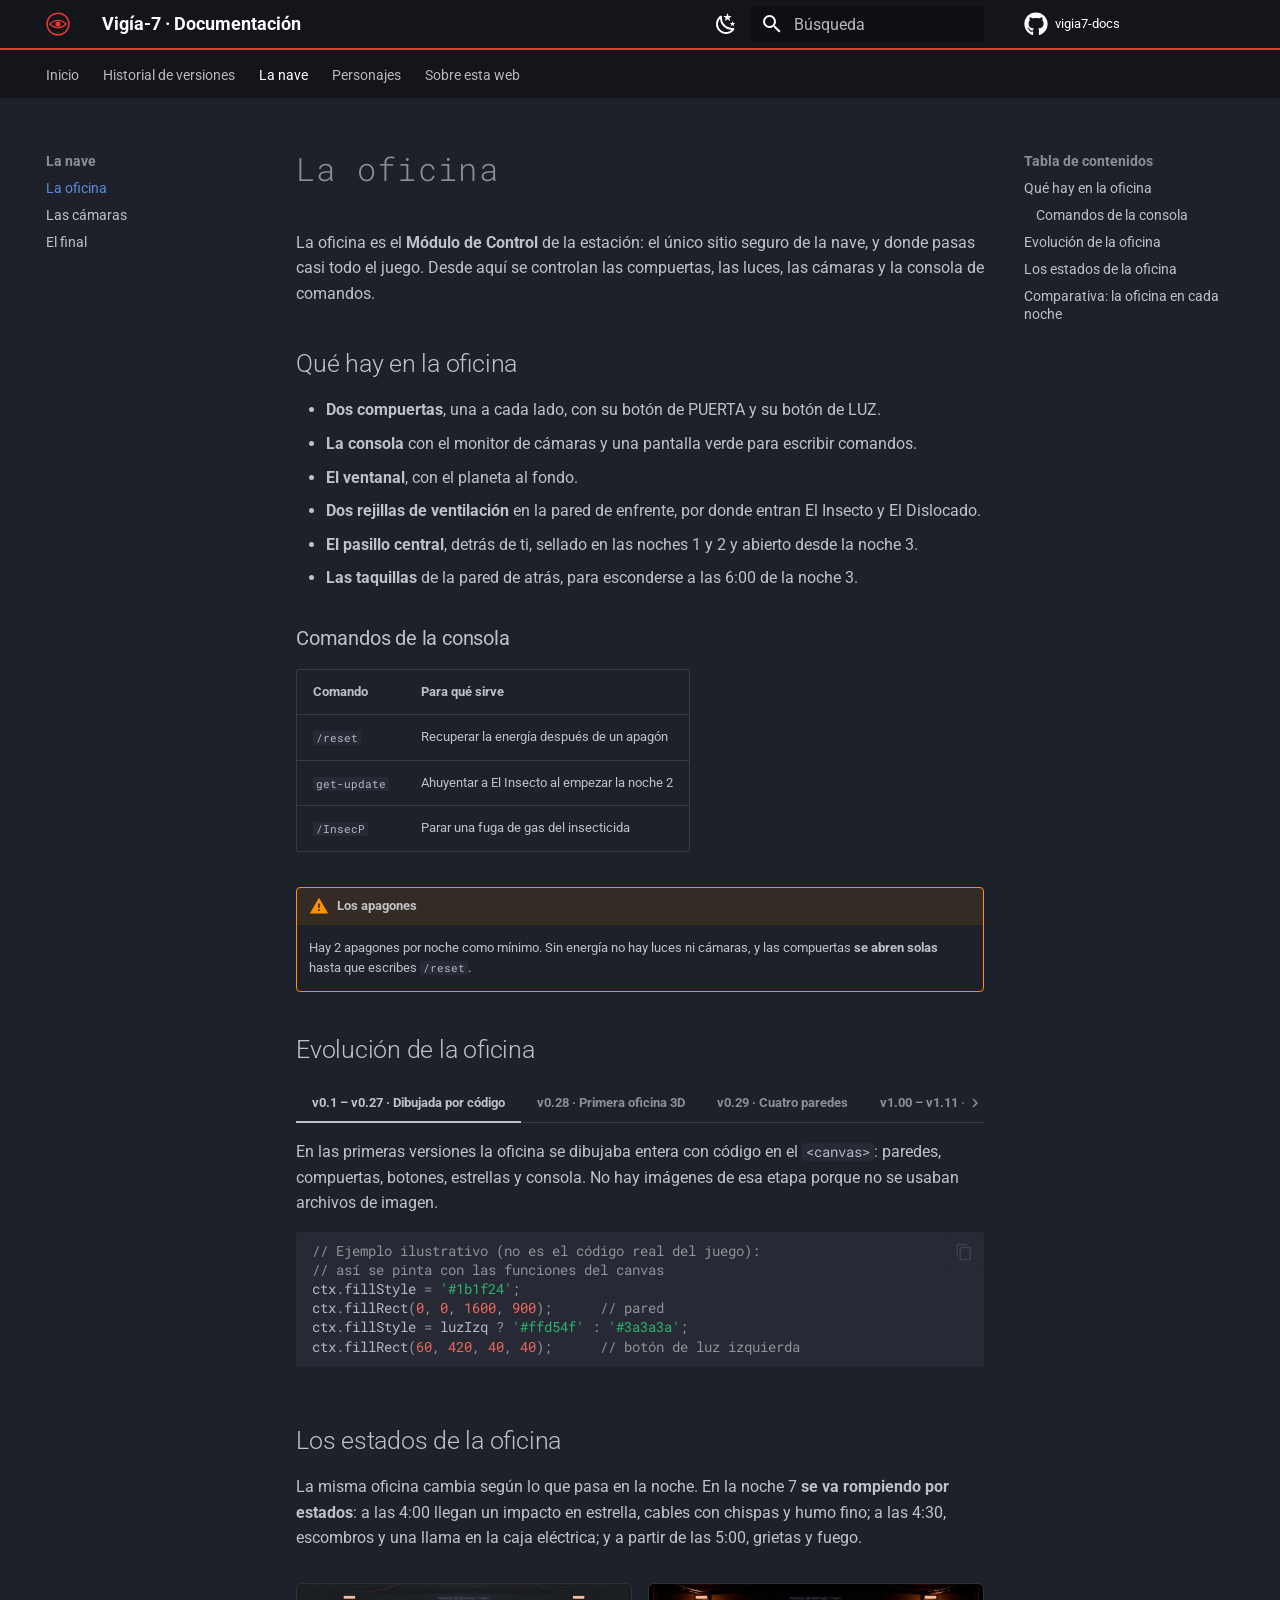
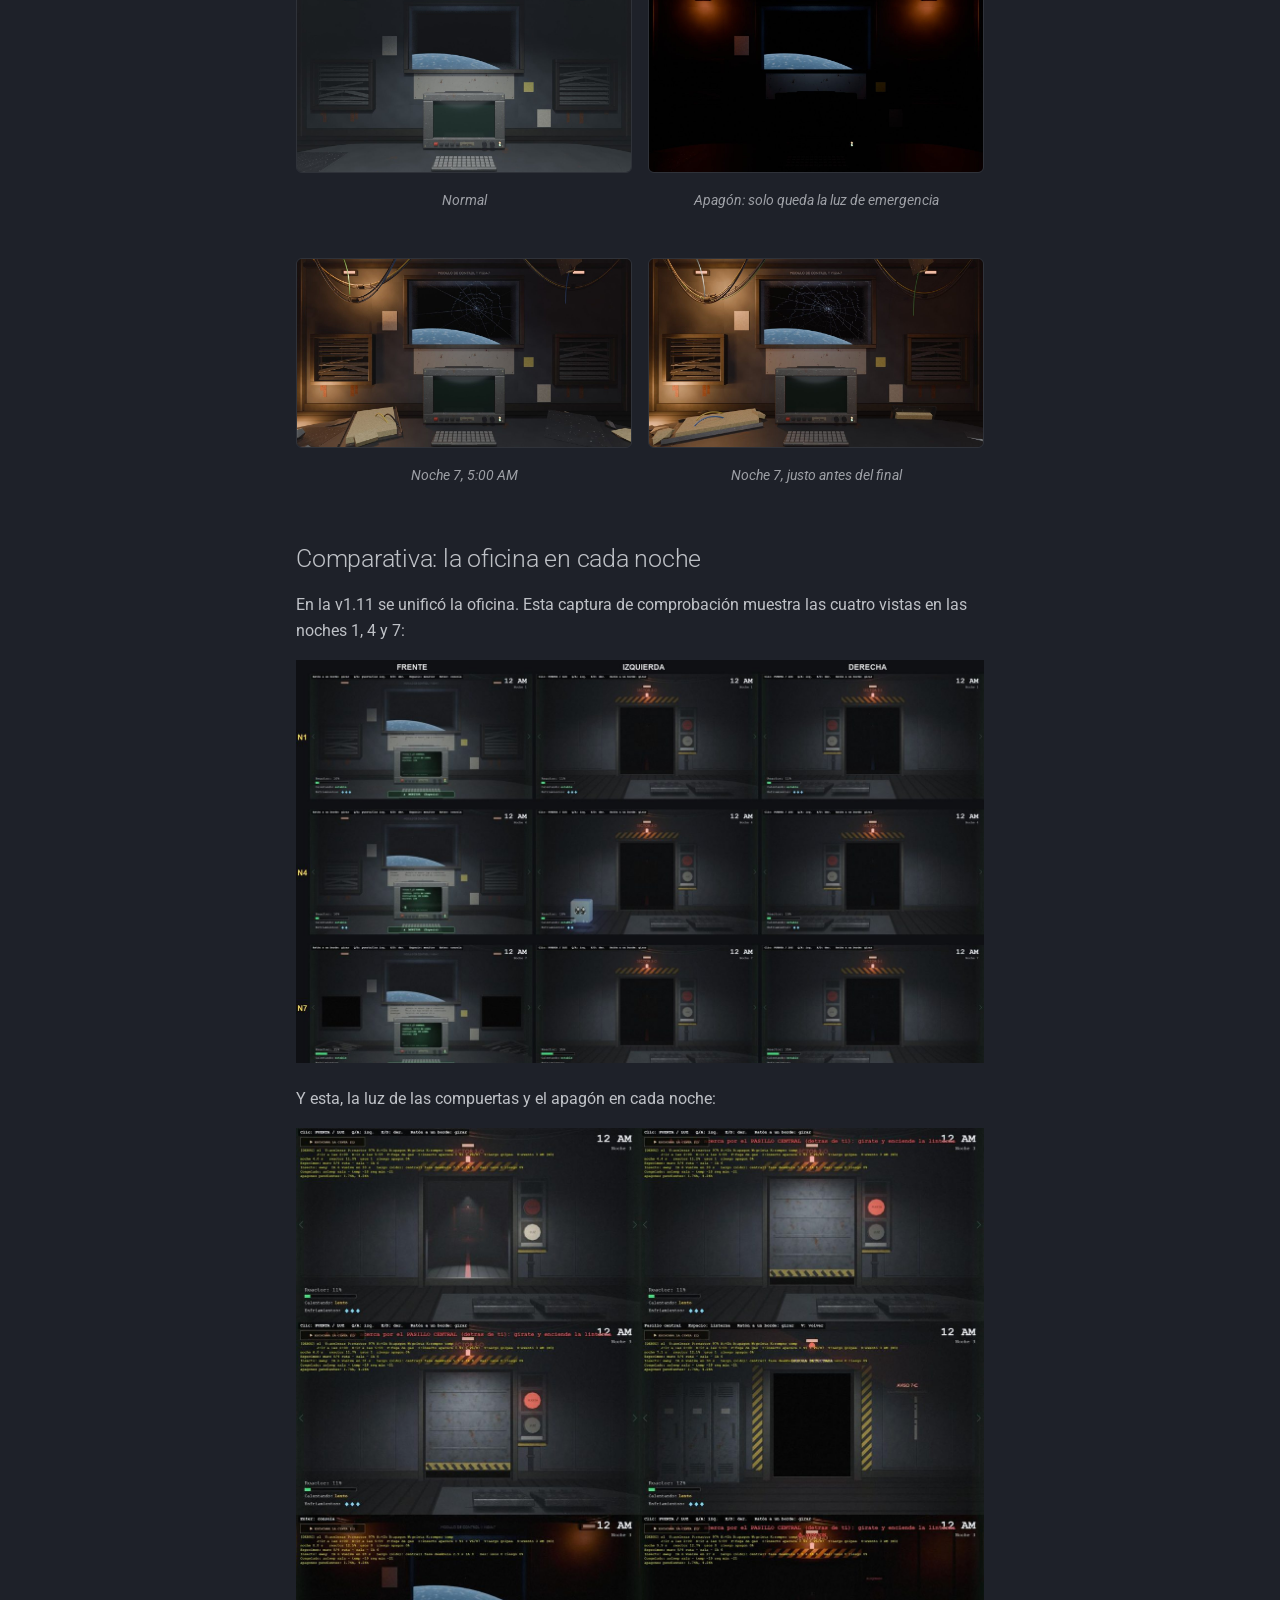
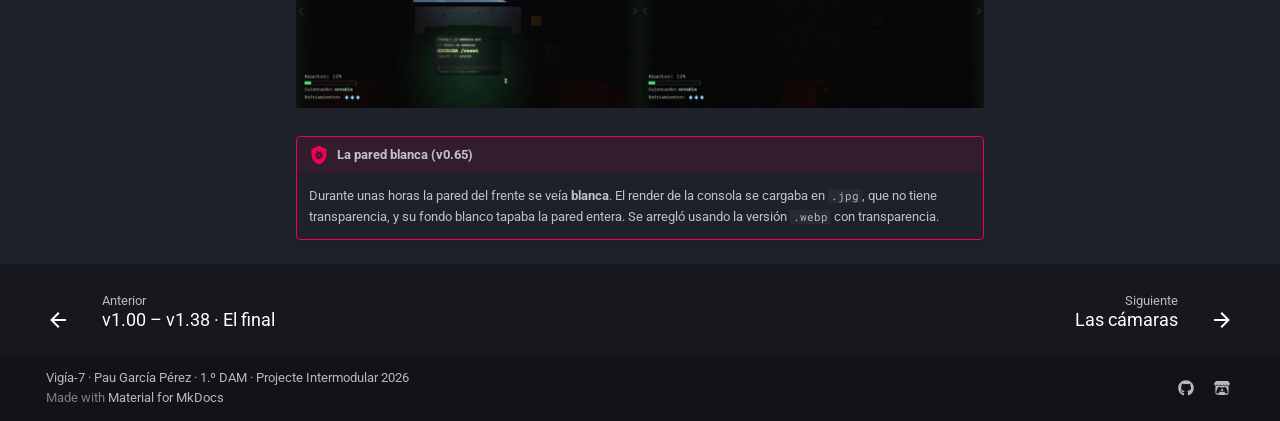
<file: nave/oficina/index.html>
<!doctype html>
<html lang="es" class="no-js">
  <head>
    
      <meta charset="utf-8">
      <meta name="viewport" content="width=device-width,initial-scale=1">
      
        <meta name="description" content="Documentación del fan game de terror Vigía-7 — historial de versiones, la oficina, las cámaras y los personajes.">
      
      
        <meta name="author" content="Pau García Pérez">
      
      
        <link rel="canonical" href="https://paugarciaperez071108-coder.github.io/vigia7-docs/nave/oficina/">
      
      
        <link rel="prev" href="../../historial/v1-00-a-v1-38/">
      
      
        <link rel="next" href="../camaras/">
      
      
        
      
      
      <link rel="icon" href="../../img/logo.svg">
      <meta name="generator" content="mkdocs-1.6.1, mkdocs-material-9.8.0">
    
    
      
        <title>La oficina - Vigía-7 · Documentación</title>
      
    
    
      <link rel="stylesheet" href="../../assets/stylesheets/main.57a0d79d.min.css">
      
        
        <link rel="stylesheet" href="../../assets/stylesheets/palette.fb2fffe2.min.css">
      
      


    
    
      
    
    
      
        
        
        <link rel="preconnect" href="https://fonts.gstatic.com" crossorigin>
        <link rel="stylesheet" href="https://fonts.googleapis.com/css?family=Roboto:300,300i,400,400i,700,700i%7CRoboto+Mono:400,400i,700,700i&display=fallback">
        <style>:root{--md-text-font:"Roboto";--md-code-font:"Roboto Mono"}</style>
      
    
    
      <link rel="stylesheet" href="../../css/extra.css">
    
    <script>__md_scope=new URL("../..",location),__md_hash=e=>[...e].reduce(((e,_)=>(e<<5)-e+_.charCodeAt(0)),0),__md_get=(e,_=localStorage,t=__md_scope)=>JSON.parse(_.getItem(t.pathname+"."+e)),__md_set=(e,_,t=localStorage,a=__md_scope)=>{try{t.setItem(a.pathname+"."+e,JSON.stringify(_))}catch(e){}}</script>
    
      

    
    
  </head>
  
  
    
    
      
    
    
    
    
    <body dir="ltr" data-md-color-scheme="slate" data-md-color-primary="black" data-md-color-accent="red">
  
    
    <input class="md-toggle" data-md-toggle="drawer" type="checkbox" id="__drawer" autocomplete="off">
    <input class="md-toggle" data-md-toggle="search" type="checkbox" id="__search" autocomplete="off">
    <label class="md-overlay" for="__drawer"></label>
    <div data-md-component="skip">
      
        
        <a href="#la-oficina" class="md-skip">
          Saltar a contenido
        </a>
      
    </div>
    <div data-md-component="announce">
      
    </div>
    
    
      

<header class="md-header" data-md-component="header">
  <nav class="md-header__inner md-grid" aria-label="Cabecera">
    <a href="../.." title="Vigía-7 · Documentación" class="md-header__button md-logo" aria-label="Vigía-7 · Documentación" data-md-component="logo">
      
  <img src="../../img/logo.svg" alt="logo">

    </a>
    <label class="md-header__button md-icon" for="__drawer">
      
      <svg xmlns="http://www.w3.org/2000/svg" viewBox="0 0 24 24"><path d="M3 6h18v2H3zm0 5h18v2H3zm0 5h18v2H3z"/></svg>
    </label>
    <div class="md-header__title" data-md-component="header-title">
      <div class="md-header__ellipsis">
        <div class="md-header__topic">
          <span class="md-ellipsis">
            Vigía-7 · Documentación
          </span>
        </div>
        <div class="md-header__topic" data-md-component="header-topic">
          <span class="md-ellipsis">
            
              La oficina
            
          </span>
        </div>
      </div>
    </div>
    
      
        <form class="md-header__option" data-md-component="palette">
  
    
    
    
    <input class="md-option" data-md-color-media="" data-md-color-scheme="slate" data-md-color-primary="black" data-md-color-accent="red"  aria-label="Cambiar a modo claro"  type="radio" name="__palette" id="__palette_0">
    
      <label class="md-header__button md-icon" title="Cambiar a modo claro" for="__palette_1" hidden>
        <svg xmlns="http://www.w3.org/2000/svg" viewBox="0 0 24 24"><path d="m17.75 4.09-2.53 1.94.91 3.06-2.63-1.81-2.63 1.81.91-3.06-2.53-1.94L12.44 4l1.06-3 1.06 3zm3.5 6.91-1.64 1.25.59 1.98-1.7-1.17-1.7 1.17.59-1.98L15.75 11l2.06-.05L18.5 9l.69 1.95zm-2.28 4.95c.83-.08 1.72 1.1 1.19 1.85-.32.45-.66.87-1.08 1.27C15.17 23 8.84 23 4.94 19.07c-3.91-3.9-3.91-10.24 0-14.14.4-.4.82-.76 1.27-1.08.75-.53 1.93.36 1.85 1.19-.27 2.86.69 5.83 2.89 8.02a9.96 9.96 0 0 0 8.02 2.89m-1.64 2.02a12.08 12.08 0 0 1-7.8-3.47c-2.17-2.19-3.33-5-3.49-7.82-2.81 3.14-2.7 7.96.31 10.98 3.02 3.01 7.84 3.12 10.98.31"/></svg>
      </label>
    
  
    
    
    
    <input class="md-option" data-md-color-media="" data-md-color-scheme="default" data-md-color-primary="blue-grey" data-md-color-accent="red"  aria-label="Cambiar a modo oscuro"  type="radio" name="__palette" id="__palette_1">
    
      <label class="md-header__button md-icon" title="Cambiar a modo oscuro" for="__palette_0" hidden>
        <svg xmlns="http://www.w3.org/2000/svg" viewBox="0 0 24 24"><path d="M12 7a5 5 0 0 1 5 5 5 5 0 0 1-5 5 5 5 0 0 1-5-5 5 5 0 0 1 5-5m0 2a3 3 0 0 0-3 3 3 3 0 0 0 3 3 3 3 0 0 0 3-3 3 3 0 0 0-3-3m0-7 2.39 3.42C13.65 5.15 12.84 5 12 5s-1.65.15-2.39.42zM3.34 7l4.16-.35A7.2 7.2 0 0 0 5.94 8.5c-.44.74-.69 1.5-.83 2.29zm.02 10 1.76-3.77a7.131 7.131 0 0 0 2.38 4.14zM20.65 7l-1.77 3.79a7.02 7.02 0 0 0-2.38-4.15zm-.01 10-4.14.36c.59-.51 1.12-1.14 1.54-1.86.42-.73.69-1.5.83-2.29zM12 22l-2.41-3.44c.74.27 1.55.44 2.41.44.82 0 1.63-.17 2.37-.44z"/></svg>
      </label>
    
  
</form>
      
    
    
      <script>var palette=__md_get("__palette");if(palette&&palette.color){if("(prefers-color-scheme)"===palette.color.media){var media=matchMedia("(prefers-color-scheme: light)"),input=document.querySelector(media.matches?"[data-md-color-media='(prefers-color-scheme: light)']":"[data-md-color-media='(prefers-color-scheme: dark)']");palette.color.media=input.getAttribute("data-md-color-media"),palette.color.scheme=input.getAttribute("data-md-color-scheme"),palette.color.primary=input.getAttribute("data-md-color-primary"),palette.color.accent=input.getAttribute("data-md-color-accent")}for(var[key,value]of Object.entries(palette.color))document.body.setAttribute("data-md-color-"+key,value)}</script>
    
    
    
      
      
        <label class="md-header__button md-icon" for="__search">
          
          <svg xmlns="http://www.w3.org/2000/svg" viewBox="0 0 24 24"><path d="M9.5 3A6.5 6.5 0 0 1 16 9.5c0 1.61-.59 3.09-1.56 4.23l.27.27h.79l5 5-1.5 1.5-5-5v-.79l-.27-.27A6.52 6.52 0 0 1 9.5 16 6.5 6.5 0 0 1 3 9.5 6.5 6.5 0 0 1 9.5 3m0 2C7 5 5 7 5 9.5S7 14 9.5 14 14 12 14 9.5 12 5 9.5 5"/></svg>
        </label>
        <div class="md-search" data-md-component="search" role="dialog">
  <label class="md-search__overlay" for="__search"></label>
  <div class="md-search__inner" role="search">
    <form class="md-search__form" name="search">
      <input type="text" class="md-search__input" name="query" aria-label="Búsqueda" placeholder="Búsqueda" autocapitalize="off" autocorrect="off" autocomplete="off" spellcheck="false" data-md-component="search-query" required>
      <label class="md-search__icon md-icon" for="__search">
        
        <svg xmlns="http://www.w3.org/2000/svg" viewBox="0 0 24 24"><path d="M9.5 3A6.5 6.5 0 0 1 16 9.5c0 1.61-.59 3.09-1.56 4.23l.27.27h.79l5 5-1.5 1.5-5-5v-.79l-.27-.27A6.52 6.52 0 0 1 9.5 16 6.5 6.5 0 0 1 3 9.5 6.5 6.5 0 0 1 9.5 3m0 2C7 5 5 7 5 9.5S7 14 9.5 14 14 12 14 9.5 12 5 9.5 5"/></svg>
        
        <svg xmlns="http://www.w3.org/2000/svg" viewBox="0 0 24 24"><path d="M20 11v2H8l5.5 5.5-1.42 1.42L4.16 12l7.92-7.92L13.5 5.5 8 11z"/></svg>
      </label>
      <nav class="md-search__options" aria-label="Buscar">
        
        <button type="reset" class="md-search__icon md-icon" title="Limpiar" aria-label="Limpiar" tabindex="-1">
          
          <svg xmlns="http://www.w3.org/2000/svg" viewBox="0 0 24 24"><path d="M19 6.41 17.59 5 12 10.59 6.41 5 5 6.41 10.59 12 5 17.59 6.41 19 12 13.41 17.59 19 19 17.59 13.41 12z"/></svg>
        </button>
      </nav>
      
        <div class="md-search__suggest" data-md-component="search-suggest"></div>
      
    </form>
    <div class="md-search__output">
      <div class="md-search__scrollwrap" tabindex="0" data-md-scrollfix>
        <div class="md-search-result" data-md-component="search-result">
          <div class="md-search-result__meta">
            Inicializando búsqueda
          </div>
          <ol class="md-search-result__list" role="presentation"></ol>
        </div>
      </div>
    </div>
  </div>
</div>
      
    
    
      <div class="md-header__source">
        <a href="https://github.com/paugarciaperez071108-coder/vigia7-docs" title="Ir al repositorio" class="md-source" data-md-component="source">
  <div class="md-source__icon md-icon">
    
    <svg xmlns="http://www.w3.org/2000/svg" viewBox="0 0 512 512"><!--! Font Awesome Free 7.1.0 by @fontawesome - https://fontawesome.com License - https://fontawesome.com/license/free (Icons: CC BY 4.0, Fonts: SIL OFL 1.1, Code: MIT License) Copyright 2025 Fonticons, Inc.--><path d="M173.9 397.4c0 2-2.3 3.6-5.2 3.6-3.3.3-5.6-1.3-5.6-3.6 0-2 2.3-3.6 5.2-3.6 3-.3 5.6 1.3 5.6 3.6m-31.1-4.5c-.7 2 1.3 4.3 4.3 4.9 2.6 1 5.6 0 6.2-2s-1.3-4.3-4.3-5.2c-2.6-.7-5.5.3-6.2 2.3m44.2-1.7c-2.9.7-4.9 2.6-4.6 4.9.3 2 2.9 3.3 5.9 2.6 2.9-.7 4.9-2.6 4.6-4.6-.3-1.9-3-3.2-5.9-2.9M252.8 8C114.1 8 8 113.3 8 252c0 110.9 69.8 205.8 169.5 239.2 12.8 2.3 17.3-5.6 17.3-12.1 0-6.2-.3-40.4-.3-61.4 0 0-70 15-84.7-29.8 0 0-11.4-29.1-27.8-36.6 0 0-22.9-15.7 1.6-15.4 0 0 24.9 2 38.6 25.8 21.9 38.6 58.6 27.5 72.9 20.9 2.3-16 8.8-27.1 16-33.7-55.9-6.2-112.3-14.3-112.3-110.5 0-27.5 7.6-41.3 23.6-58.9-2.6-6.5-11.1-33.3 2.6-67.9 20.9-6.5 69 27 69 27 20-5.6 41.5-8.5 62.8-8.5s42.8 2.9 62.8 8.5c0 0 48.1-33.6 69-27 13.7 34.7 5.2 61.4 2.6 67.9 16 17.7 25.8 31.5 25.8 58.9 0 96.5-58.9 104.2-114.8 110.5 9.2 7.9 17 22.9 17 46.4 0 33.7-.3 75.4-.3 83.6 0 6.5 4.6 14.4 17.3 12.1C436.2 457.8 504 362.9 504 252 504 113.3 391.5 8 252.8 8M105.2 352.9c-1.3 1-1 3.3.7 5.2 1.6 1.6 3.9 2.3 5.2 1 1.3-1 1-3.3-.7-5.2-1.6-1.6-3.9-2.3-5.2-1m-10.8-8.1c-.7 1.3.3 2.9 2.3 3.9 1.6 1 3.6.7 4.3-.7.7-1.3-.3-2.9-2.3-3.9-2-.6-3.6-.3-4.3.7m32.4 35.6c-1.6 1.3-1 4.3 1.3 6.2 2.3 2.3 5.2 2.6 6.5 1 1.3-1.3.7-4.3-1.3-6.2-2.2-2.3-5.2-2.6-6.5-1m-11.4-14.7c-1.6 1-1.6 3.6 0 5.9s4.3 3.3 5.6 2.3c1.6-1.3 1.6-3.9 0-6.2-1.4-2.3-4-3.3-5.6-2"/></svg>
  </div>
  <div class="md-source__repository">
    vigia7-docs
  </div>
</a>
      </div>
    
  </nav>
  
</header>
    
    <div class="md-container" data-md-component="container">
      
      
        
          
            
<nav class="md-tabs" aria-label="Pestañas" data-md-component="tabs">
  <div class="md-grid">
    <ul class="md-tabs__list">
      
        
  
  
  
  
    <li class="md-tabs__item">
      <a href="../.." class="md-tabs__link">
        
  
  
    
  
  Inicio

      </a>
    </li>
  

      
        
  
  
  
  
    
    
      <li class="md-tabs__item">
        <a href="../../historial/" class="md-tabs__link">
          
  
  
    
  
  Historial de versiones

        </a>
      </li>
    
  

      
        
  
  
  
    
  
  
    
    
      <li class="md-tabs__item md-tabs__item--active">
        <a href="./" class="md-tabs__link">
          
  
  
    
  
  La nave

        </a>
      </li>
    
  

      
        
  
  
  
  
    
    
      <li class="md-tabs__item">
        <a href="../../personajes/" class="md-tabs__link">
          
  
  
    
  
  Personajes

        </a>
      </li>
    
  

      
        
  
  
  
  
    <li class="md-tabs__item">
      <a href="../../acerca/" class="md-tabs__link">
        
  
  
    
  
  Sobre esta web

      </a>
    </li>
  

      
    </ul>
  </div>
</nav>
          
        
      
      <main class="md-main" data-md-component="main">
        <div class="md-main__inner md-grid">
          
            
              
              <div class="md-sidebar md-sidebar--primary" data-md-component="sidebar" data-md-type="navigation" >
                <div class="md-sidebar__scrollwrap">
                  <div class="md-sidebar__inner">
                    


  


<nav class="md-nav md-nav--primary md-nav--lifted" aria-label="Navegación" data-md-level="0">
  <label class="md-nav__title" for="__drawer">
    <a href="../.." title="Vigía-7 · Documentación" class="md-nav__button md-logo" aria-label="Vigía-7 · Documentación" data-md-component="logo">
      
  <img src="../../img/logo.svg" alt="logo">

    </a>
    Vigía-7 · Documentación
  </label>
  
    <div class="md-nav__source">
      <a href="https://github.com/paugarciaperez071108-coder/vigia7-docs" title="Ir al repositorio" class="md-source" data-md-component="source">
  <div class="md-source__icon md-icon">
    
    <svg xmlns="http://www.w3.org/2000/svg" viewBox="0 0 512 512"><!--! Font Awesome Free 7.1.0 by @fontawesome - https://fontawesome.com License - https://fontawesome.com/license/free (Icons: CC BY 4.0, Fonts: SIL OFL 1.1, Code: MIT License) Copyright 2025 Fonticons, Inc.--><path d="M173.9 397.4c0 2-2.3 3.6-5.2 3.6-3.3.3-5.6-1.3-5.6-3.6 0-2 2.3-3.6 5.2-3.6 3-.3 5.6 1.3 5.6 3.6m-31.1-4.5c-.7 2 1.3 4.3 4.3 4.9 2.6 1 5.6 0 6.2-2s-1.3-4.3-4.3-5.2c-2.6-.7-5.5.3-6.2 2.3m44.2-1.7c-2.9.7-4.9 2.6-4.6 4.9.3 2 2.9 3.3 5.9 2.6 2.9-.7 4.9-2.6 4.6-4.6-.3-1.9-3-3.2-5.9-2.9M252.8 8C114.1 8 8 113.3 8 252c0 110.9 69.8 205.8 169.5 239.2 12.8 2.3 17.3-5.6 17.3-12.1 0-6.2-.3-40.4-.3-61.4 0 0-70 15-84.7-29.8 0 0-11.4-29.1-27.8-36.6 0 0-22.9-15.7 1.6-15.4 0 0 24.9 2 38.6 25.8 21.9 38.6 58.6 27.5 72.9 20.9 2.3-16 8.8-27.1 16-33.7-55.9-6.2-112.3-14.3-112.3-110.5 0-27.5 7.6-41.3 23.6-58.9-2.6-6.5-11.1-33.3 2.6-67.9 20.9-6.5 69 27 69 27 20-5.6 41.5-8.5 62.8-8.5s42.8 2.9 62.8 8.5c0 0 48.1-33.6 69-27 13.7 34.7 5.2 61.4 2.6 67.9 16 17.7 25.8 31.5 25.8 58.9 0 96.5-58.9 104.2-114.8 110.5 9.2 7.9 17 22.9 17 46.4 0 33.7-.3 75.4-.3 83.6 0 6.5 4.6 14.4 17.3 12.1C436.2 457.8 504 362.9 504 252 504 113.3 391.5 8 252.8 8M105.2 352.9c-1.3 1-1 3.3.7 5.2 1.6 1.6 3.9 2.3 5.2 1 1.3-1 1-3.3-.7-5.2-1.6-1.6-3.9-2.3-5.2-1m-10.8-8.1c-.7 1.3.3 2.9 2.3 3.9 1.6 1 3.6.7 4.3-.7.7-1.3-.3-2.9-2.3-3.9-2-.6-3.6-.3-4.3.7m32.4 35.6c-1.6 1.3-1 4.3 1.3 6.2 2.3 2.3 5.2 2.6 6.5 1 1.3-1.3.7-4.3-1.3-6.2-2.2-2.3-5.2-2.6-6.5-1m-11.4-14.7c-1.6 1-1.6 3.6 0 5.9s4.3 3.3 5.6 2.3c1.6-1.3 1.6-3.9 0-6.2-1.4-2.3-4-3.3-5.6-2"/></svg>
  </div>
  <div class="md-source__repository">
    vigia7-docs
  </div>
</a>
    </div>
  
  <ul class="md-nav__list" data-md-scrollfix>
    
      
      
  
  
  
  
    <li class="md-nav__item">
      <a href="../.." class="md-nav__link">
        
  
  
  <span class="md-ellipsis">
    
  
    Inicio
  

    
  </span>
  
  

      </a>
    </li>
  

    
      
      
  
  
  
  
    
    
      
        
          
        
      
        
      
        
      
        
      
        
      
    
    
    
      
      
        
      
    
    
    <li class="md-nav__item md-nav__item--nested">
      
        
        
        <input class="md-nav__toggle md-toggle " type="checkbox" id="__nav_2" >
        
          
          <div class="md-nav__link md-nav__container">
            <a href="../../historial/" class="md-nav__link ">
              
  
  
  <span class="md-ellipsis">
    
  
    Historial de versiones
  

    
  </span>
  
  

            </a>
            
              
              <label class="md-nav__link " for="__nav_2" id="__nav_2_label" tabindex="0">
                <span class="md-nav__icon md-icon"></span>
              </label>
            
          </div>
        
        <nav class="md-nav" data-md-level="1" aria-labelledby="__nav_2_label" aria-expanded="false">
          <label class="md-nav__title" for="__nav_2">
            <span class="md-nav__icon md-icon"></span>
            
  
    Historial de versiones
  

          </label>
          <ul class="md-nav__list" data-md-scrollfix>
            
              
            
              
                
  
  
  
  
    <li class="md-nav__item">
      <a href="../../historial/v0-1-a-v0-30/" class="md-nav__link">
        
  
  
  <span class="md-ellipsis">
    
  
    v0.1 – v0.30 · Noches 1 y 2
  

    
  </span>
  
  

      </a>
    </li>
  

              
            
              
                
  
  
  
  
    <li class="md-nav__item">
      <a href="../../historial/v0-31-a-v0-60/" class="md-nav__link">
        
  
  
  <span class="md-ellipsis">
    
  
    v0.31 – v0.60 · Noches 3 a 5
  

    
  </span>
  
  

      </a>
    </li>
  

              
            
              
                
  
  
  
  
    <li class="md-nav__item">
      <a href="../../historial/v0-61-a-v0-99/" class="md-nav__link">
        
  
  
  <span class="md-ellipsis">
    
  
    v0.61 – v0.99 · Noches 6 y 7
  

    
  </span>
  
  

      </a>
    </li>
  

              
            
              
                
  
  
  
  
    <li class="md-nav__item">
      <a href="../../historial/v1-00-a-v1-38/" class="md-nav__link">
        
  
  
  <span class="md-ellipsis">
    
  
    v1.00 – v1.38 · El final
  

    
  </span>
  
  

      </a>
    </li>
  

              
            
          </ul>
        </nav>
      
    </li>
  

    
      
      
  
  
    
  
  
  
    
    
      
        
      
        
      
        
      
    
    
    
      
        
        
      
      
        
      
    
    
    <li class="md-nav__item md-nav__item--active md-nav__item--section md-nav__item--nested">
      
        
        
        <input class="md-nav__toggle md-toggle " type="checkbox" id="__nav_3" checked>
        
          
          <label class="md-nav__link" for="__nav_3" id="__nav_3_label" tabindex="">
            
  
  
  <span class="md-ellipsis">
    
  
    La nave
  

    
  </span>
  
  

            <span class="md-nav__icon md-icon"></span>
          </label>
        
        <nav class="md-nav" data-md-level="1" aria-labelledby="__nav_3_label" aria-expanded="true">
          <label class="md-nav__title" for="__nav_3">
            <span class="md-nav__icon md-icon"></span>
            
  
    La nave
  

          </label>
          <ul class="md-nav__list" data-md-scrollfix>
            
              
                
  
  
    
  
  
  
    <li class="md-nav__item md-nav__item--active">
      
      <input class="md-nav__toggle md-toggle" type="checkbox" id="__toc">
      
      
        
      
      
        <label class="md-nav__link md-nav__link--active" for="__toc">
          
  
  
  <span class="md-ellipsis">
    
  
    La oficina
  

    
  </span>
  
  

          <span class="md-nav__icon md-icon"></span>
        </label>
      
      <a href="./" class="md-nav__link md-nav__link--active">
        
  
  
  <span class="md-ellipsis">
    
  
    La oficina
  

    
  </span>
  
  

      </a>
      
        

<nav class="md-nav md-nav--secondary" aria-label="Tabla de contenidos">
  
  
  
    
  
  
    <label class="md-nav__title" for="__toc">
      <span class="md-nav__icon md-icon"></span>
      Tabla de contenidos
    </label>
    <ul class="md-nav__list" data-md-component="toc" data-md-scrollfix>
      
        <li class="md-nav__item">
  <a href="#que-hay-en-la-oficina" class="md-nav__link">
    <span class="md-ellipsis">
      
        Qué hay en la oficina
      
    </span>
  </a>
  
    <nav class="md-nav" aria-label="Qué hay en la oficina">
      <ul class="md-nav__list">
        
          <li class="md-nav__item">
  <a href="#comandos-de-la-consola" class="md-nav__link">
    <span class="md-ellipsis">
      
        Comandos de la consola
      
    </span>
  </a>
  
</li>
        
      </ul>
    </nav>
  
</li>
      
        <li class="md-nav__item">
  <a href="#evolucion-de-la-oficina" class="md-nav__link">
    <span class="md-ellipsis">
      
        Evolución de la oficina
      
    </span>
  </a>
  
</li>
      
        <li class="md-nav__item">
  <a href="#los-estados-de-la-oficina" class="md-nav__link">
    <span class="md-ellipsis">
      
        Los estados de la oficina
      
    </span>
  </a>
  
</li>
      
        <li class="md-nav__item">
  <a href="#comparativa-la-oficina-en-cada-noche" class="md-nav__link">
    <span class="md-ellipsis">
      
        Comparativa: la oficina en cada noche
      
    </span>
  </a>
  
</li>
      
    </ul>
  
</nav>
      
    </li>
  

              
            
              
                
  
  
  
  
    <li class="md-nav__item">
      <a href="../camaras/" class="md-nav__link">
        
  
  
  <span class="md-ellipsis">
    
  
    Las cámaras
  

    
  </span>
  
  

      </a>
    </li>
  

              
            
              
                
  
  
  
  
    <li class="md-nav__item">
      <a href="../final/" class="md-nav__link">
        
  
  
  <span class="md-ellipsis">
    
  
    El final
  

    
  </span>
  
  

      </a>
    </li>
  

              
            
          </ul>
        </nav>
      
    </li>
  

    
      
      
  
  
  
  
    
    
      
        
          
        
      
        
      
        
      
        
      
    
    
    
      
      
        
      
    
    
    <li class="md-nav__item md-nav__item--nested">
      
        
        
        <input class="md-nav__toggle md-toggle " type="checkbox" id="__nav_4" >
        
          
          <div class="md-nav__link md-nav__container">
            <a href="../../personajes/" class="md-nav__link ">
              
  
  
  <span class="md-ellipsis">
    
  
    Personajes
  

    
  </span>
  
  

            </a>
            
              
              <label class="md-nav__link " for="__nav_4" id="__nav_4_label" tabindex="0">
                <span class="md-nav__icon md-icon"></span>
              </label>
            
          </div>
        
        <nav class="md-nav" data-md-level="1" aria-labelledby="__nav_4_label" aria-expanded="false">
          <label class="md-nav__title" for="__nav_4">
            <span class="md-nav__icon md-icon"></span>
            
  
    Personajes
  

          </label>
          <ul class="md-nav__list" data-md-scrollfix>
            
              
            
              
                
  
  
  
  
    <li class="md-nav__item">
      <a href="../../personajes/enemigos/" class="md-nav__link">
        
  
  
  <span class="md-ellipsis">
    
  
    Los enemigos
  

    
  </span>
  
  

      </a>
    </li>
  

              
            
              
                
  
  
  
  
    <li class="md-nav__item">
      <a href="../../personajes/aberracion/" class="md-nav__link">
        
  
  
  <span class="md-ellipsis">
    
  
    La Aberración
  

    
  </span>
  
  

      </a>
    </li>
  

              
            
              
                
  
  
  
  
    <li class="md-nav__item">
      <a href="../../personajes/slaimi-y-humanos/" class="md-nav__link">
        
  
  
  <span class="md-ellipsis">
    
  
    Slaimi y los humanos
  

    
  </span>
  
  

      </a>
    </li>
  

              
            
          </ul>
        </nav>
      
    </li>
  

    
      
      
  
  
  
  
    <li class="md-nav__item">
      <a href="../../acerca/" class="md-nav__link">
        
  
  
  <span class="md-ellipsis">
    
  
    Sobre esta web
  

    
  </span>
  
  

      </a>
    </li>
  

    
  </ul>
</nav>
                  </div>
                </div>
              </div>
            
            
              
              <div class="md-sidebar md-sidebar--secondary" data-md-component="sidebar" data-md-type="toc" >
                <div class="md-sidebar__scrollwrap">
                  <div class="md-sidebar__inner">
                    

<nav class="md-nav md-nav--secondary" aria-label="Tabla de contenidos">
  
  
  
    
  
  
    <label class="md-nav__title" for="__toc">
      <span class="md-nav__icon md-icon"></span>
      Tabla de contenidos
    </label>
    <ul class="md-nav__list" data-md-component="toc" data-md-scrollfix>
      
        <li class="md-nav__item">
  <a href="#que-hay-en-la-oficina" class="md-nav__link">
    <span class="md-ellipsis">
      
        Qué hay en la oficina
      
    </span>
  </a>
  
    <nav class="md-nav" aria-label="Qué hay en la oficina">
      <ul class="md-nav__list">
        
          <li class="md-nav__item">
  <a href="#comandos-de-la-consola" class="md-nav__link">
    <span class="md-ellipsis">
      
        Comandos de la consola
      
    </span>
  </a>
  
</li>
        
      </ul>
    </nav>
  
</li>
      
        <li class="md-nav__item">
  <a href="#evolucion-de-la-oficina" class="md-nav__link">
    <span class="md-ellipsis">
      
        Evolución de la oficina
      
    </span>
  </a>
  
</li>
      
        <li class="md-nav__item">
  <a href="#los-estados-de-la-oficina" class="md-nav__link">
    <span class="md-ellipsis">
      
        Los estados de la oficina
      
    </span>
  </a>
  
</li>
      
        <li class="md-nav__item">
  <a href="#comparativa-la-oficina-en-cada-noche" class="md-nav__link">
    <span class="md-ellipsis">
      
        Comparativa: la oficina en cada noche
      
    </span>
  </a>
  
</li>
      
    </ul>
  
</nav>
                  </div>
                </div>
              </div>
            
          
          
            <div class="md-content" data-md-component="content">
              
              <article class="md-content__inner md-typeset">
                
                  


  
  


<h1 id="la-oficina">La oficina<a class="headerlink" href="#la-oficina" title="Permanent link">&para;</a></h1>
<p>La oficina es el <strong>Módulo de Control</strong> de la estación: el único sitio seguro de la nave, y donde pasas casi todo el juego. Desde aquí se controlan las compuertas, las luces, las cámaras y la consola de comandos.</p>
<h2 id="que-hay-en-la-oficina">Qué hay en la oficina<a class="headerlink" href="#que-hay-en-la-oficina" title="Permanent link">&para;</a></h2>
<ul>
<li><strong>Dos compuertas</strong>, una a cada lado, con su botón de PUERTA y su botón de LUZ.</li>
<li><strong>La consola</strong> con el monitor de cámaras y una pantalla verde para escribir comandos.</li>
<li><strong>El ventanal</strong>, con el planeta al fondo.</li>
<li><strong>Dos rejillas de ventilación</strong> en la pared de enfrente, por donde entran El Insecto y El Dislocado.</li>
<li><strong>El pasillo central</strong>, detrás de ti, sellado en las noches 1 y 2 y abierto desde la noche 3.</li>
<li><strong>Las taquillas</strong> de la pared de atrás, para esconderse a las 6:00 de la noche 3.</li>
</ul>
<h3 id="comandos-de-la-consola">Comandos de la consola<a class="headerlink" href="#comandos-de-la-consola" title="Permanent link">&para;</a></h3>
<table>
<thead>
<tr>
<th>Comando</th>
<th>Para qué sirve</th>
</tr>
</thead>
<tbody>
<tr>
<td><code>/reset</code></td>
<td>Recuperar la energía después de un apagón</td>
</tr>
<tr>
<td><code>get-update</code></td>
<td>Ahuyentar a El Insecto al empezar la noche 2</td>
</tr>
<tr>
<td><code>/InsecP</code></td>
<td>Parar una fuga de gas del insecticida</td>
</tr>
</tbody>
</table>
<div class="admonition warning">
<p class="admonition-title">Los apagones</p>
<p>Hay 2 apagones por noche como mínimo. Sin energía no hay luces ni cámaras, y las compuertas <strong>se abren solas</strong> hasta que escribes <code>/reset</code>.</p>
</div>
<h2 id="evolucion-de-la-oficina">Evolución de la oficina<a class="headerlink" href="#evolucion-de-la-oficina" title="Permanent link">&para;</a></h2>
<div class="tabbed-set tabbed-alternate" data-tabs="1:4"><input checked="checked" id="__tabbed_1_1" name="__tabbed_1" type="radio" /><input id="__tabbed_1_2" name="__tabbed_1" type="radio" /><input id="__tabbed_1_3" name="__tabbed_1" type="radio" /><input id="__tabbed_1_4" name="__tabbed_1" type="radio" /><div class="tabbed-labels"><label for="__tabbed_1_1">v0.1 – v0.27 · Dibujada por código</label><label for="__tabbed_1_2">v0.28 · Primera oficina 3D</label><label for="__tabbed_1_3">v0.29 · Cuatro paredes</label><label for="__tabbed_1_4">v1.00 – v1.11 · La oficina de Blender</label></div>
<div class="tabbed-content">
<div class="tabbed-block">
<p>En las primeras versiones la oficina se dibujaba entera con código en el <code>&lt;canvas&gt;</code>: paredes, compuertas, botones, estrellas y consola. No hay imágenes de esa etapa porque no se usaban archivos de imagen.</p>
<div class="highlight"><pre><span></span><code><a id="__codelineno-0-1" name="__codelineno-0-1" href="#__codelineno-0-1"></a><span class="c1">// Ejemplo ilustrativo (no es el código real del juego):</span>
<a id="__codelineno-0-2" name="__codelineno-0-2" href="#__codelineno-0-2"></a><span class="c1">// así se pinta con las funciones del canvas</span>
<a id="__codelineno-0-3" name="__codelineno-0-3" href="#__codelineno-0-3"></a><span class="nx">ctx</span><span class="p">.</span><span class="nx">fillStyle</span><span class="w"> </span><span class="o">=</span><span class="w"> </span><span class="s1">'#1b1f24'</span><span class="p">;</span>
<a id="__codelineno-0-4" name="__codelineno-0-4" href="#__codelineno-0-4"></a><span class="nx">ctx</span><span class="p">.</span><span class="nx">fillRect</span><span class="p">(</span><span class="mf">0</span><span class="p">,</span><span class="w"> </span><span class="mf">0</span><span class="p">,</span><span class="w"> </span><span class="mf">1600</span><span class="p">,</span><span class="w"> </span><span class="mf">900</span><span class="p">);</span><span class="w">      </span><span class="c1">// pared</span>
<a id="__codelineno-0-5" name="__codelineno-0-5" href="#__codelineno-0-5"></a><span class="nx">ctx</span><span class="p">.</span><span class="nx">fillStyle</span><span class="w"> </span><span class="o">=</span><span class="w"> </span><span class="nx">luzIzq</span><span class="w"> </span><span class="o">?</span><span class="w"> </span><span class="s1">'#ffd54f'</span><span class="w"> </span><span class="o">:</span><span class="w"> </span><span class="s1">'#3a3a3a'</span><span class="p">;</span>
<a id="__codelineno-0-6" name="__codelineno-0-6" href="#__codelineno-0-6"></a><span class="nx">ctx</span><span class="p">.</span><span class="nx">fillRect</span><span class="p">(</span><span class="mf">60</span><span class="p">,</span><span class="w"> </span><span class="mf">420</span><span class="p">,</span><span class="w"> </span><span class="mf">40</span><span class="p">,</span><span class="w"> </span><span class="mf">40</span><span class="p">);</span><span class="w">      </span><span class="c1">// botón de luz izquierda</span>
</code></pre></div>
</div>
<div class="tabbed-block">
<p>Con la nave pasada a un solo modelo de Blender, la oficina tiene por primera vez pared, marcos, ventanal, tuberías y techo en 3D. Las puertas, los botones y la consola se siguen dibujando encima.</p>
<p><img alt="Primera oficina en 3D" src="../../img/oficina/v0_25_oficina.jpg" /></p>
</div>
<div class="tabbed-block">
<p>La oficina pasa a ser <strong>una sala cuadrada</strong> con el jugador en el centro. Cada pared es una vista y se gira entre ellas.</p>
<p><div class="galeria" markdown>
<figure markdown>
<img alt="Frente" src="../../img/oficina/v0_29_frente.jpg" />
<figcaption>Frente: el monitor y las rejillas</figcaption>
</figure>
<figure markdown>
<img alt="Izquierda" src="../../img/oficina/v0_29_izquierda.jpg" />
<figcaption>Izquierda: la compuerta</figcaption>
</figure>
<figure markdown>
<img alt="Atrás" src="../../img/oficina/v0_29_atras.jpg" />
<figcaption>Atrás: el pasillo central</figcaption>
</figure>
<figure markdown>
<img alt="Consola" src="../../img/oficina/v0_29_consola.jpg" />
<figcaption>La consola en 3D (v0.55)</figcaption>
</figure>
</div></p>
</div>
<div class="tabbed-block">
<p>La versión actual. Toda la oficina sale <strong>del mismo modelo de Blender y de la misma cámara</strong>, de la noche 1 a la 7, con las cuatro vistas.</p>
<p><div class="galeria" markdown>
<figure markdown>
<img alt="Frente" src="../../img/oficina/v1_frente.jpg" />
<figcaption>Frente</figcaption>
</figure>
<figure markdown>
<img alt="Izquierda" src="../../img/oficina/v1_izquierda.jpg" />
<figcaption>Izquierda</figcaption>
</figure>
<figure markdown>
<img alt="Derecha" src="../../img/oficina/v1_derecha.jpg" />
<figcaption>Derecha</figcaption>
</figure>
<figure markdown>
<img alt="Atrás" src="../../img/oficina/v1_atras.jpg" />
<figcaption>Atrás: las taquillas y el pasillo central</figcaption>
</figure>
</div></p>
</div>
</div>
</div>
<h2 id="los-estados-de-la-oficina">Los estados de la oficina<a class="headerlink" href="#los-estados-de-la-oficina" title="Permanent link">&para;</a></h2>
<p>La misma oficina cambia según lo que pasa en la noche. En la noche 7 <strong>se va rompiendo por estados</strong>: a las 4:00 llegan un impacto en estrella, cables con chispas y humo fino; a las 4:30, escombros y una llama en la caja eléctrica; y a partir de las 5:00, grietas y fuego.</p>
<div class="galeria">
<figure>
<p><img alt="Normal" src="../../img/oficina/v1_frente.jpg" /></p>
<figcaption>Normal</figcaption>
</figure>
<figure>
<p><img alt="Apagón" src="../../img/oficina/v1_apagon.jpg" /></p>
<figcaption>Apagón: solo queda la luz de emergencia</figcaption>
</figure>
<figure>
<p><img alt="5 AM de la noche 7" src="../../img/oficina/v1_5am.jpg" /></p>
<figcaption>Noche 7, 5:00 AM</figcaption>
</figure>
<figure>
<p><img alt="Final" src="../../img/oficina/v1_final.jpg" /></p>
<figcaption>Noche 7, justo antes del final</figcaption>
</figure>
</div>
<h2 id="comparativa-la-oficina-en-cada-noche">Comparativa: la oficina en cada noche<a class="headerlink" href="#comparativa-la-oficina-en-cada-noche" title="Permanent link">&para;</a></h2>
<p>En la v1.11 se unificó la oficina. Esta captura de comprobación muestra las cuatro vistas en las noches 1, 4 y 7:</p>
<p><img alt="La oficina en las noches 1, 4 y 7" src="../../img/oficina/v1_11_noches.jpg" /></p>
<p>Y esta, la luz de las compuertas y el apagón en cada noche:</p>
<p><img alt="Luz de las puertas y apagón" src="../../img/oficina/v1_11_luz_apagon.jpg" /></p>
<div class="admonition bug">
<p class="admonition-title">La pared blanca (v0.65)</p>
<p>Durante unas horas la pared del frente se veía <strong>blanca</strong>. El render de la consola se cargaba en <code>.jpg</code>, que no tiene transparencia, y su fondo blanco tapaba la pared entera. Se arregló usando la versión <code>.webp</code> con transparencia.</p>
</div>












                
              </article>
            </div>
          
          
  <script>var tabs=__md_get("__tabs");if(Array.isArray(tabs))e:for(var set of document.querySelectorAll(".tabbed-set")){var labels=set.querySelector(".tabbed-labels");for(var tab of tabs)for(var label of labels.getElementsByTagName("label"))if(label.innerText.trim()===tab){var input=document.getElementById(label.htmlFor);input.checked=!0;continue e}}</script>

<script>var target=document.getElementById(location.hash.slice(1));target&&target.name&&(target.checked=target.name.startsWith("__tabbed_"))</script>
        </div>
        
          <button type="button" class="md-top md-icon" data-md-component="top" hidden>
  
  <svg xmlns="http://www.w3.org/2000/svg" viewBox="0 0 24 24"><path d="M13 20h-2V8l-5.5 5.5-1.42-1.42L12 4.16l7.92 7.92-1.42 1.42L13 8z"/></svg>
  Volver al principio
</button>
        
      </main>
      
        <footer class="md-footer">
  
    
      
      <nav class="md-footer__inner md-grid" aria-label="Pie" >
        
          
          <a href="../../historial/v1-00-a-v1-38/" class="md-footer__link md-footer__link--prev" aria-label="Anterior: v1.00 – v1.38 · El final">
            <div class="md-footer__button md-icon">
              
              <svg xmlns="http://www.w3.org/2000/svg" viewBox="0 0 24 24"><path d="M20 11v2H8l5.5 5.5-1.42 1.42L4.16 12l7.92-7.92L13.5 5.5 8 11z"/></svg>
            </div>
            <div class="md-footer__title">
              <span class="md-footer__direction">
                Anterior
              </span>
              <div class="md-ellipsis">
                v1.00 – v1.38 · El final
              </div>
            </div>
          </a>
        
        
          
          <a href="../camaras/" class="md-footer__link md-footer__link--next" aria-label="Siguiente: Las cámaras">
            <div class="md-footer__title">
              <span class="md-footer__direction">
                Siguiente
              </span>
              <div class="md-ellipsis">
                Las cámaras
              </div>
            </div>
            <div class="md-footer__button md-icon">
              
              <svg xmlns="http://www.w3.org/2000/svg" viewBox="0 0 24 24"><path d="M4 11v2h12l-5.5 5.5 1.42 1.42L19.84 12l-7.92-7.92L10.5 5.5 16 11z"/></svg>
            </div>
          </a>
        
      </nav>
    
  
  <div class="md-footer-meta md-typeset">
    <div class="md-footer-meta__inner md-grid">
      <div class="md-copyright">
  
    <div class="md-copyright__highlight">
      Vigía-7 · Pau García Pérez · 1.º DAM · Projecte Intermodular 2026
    </div>
  
  
    Made with
    <a href="https://squidfunk.github.io/mkdocs-material/" target="_blank" rel="noopener">
      Material for MkDocs
    </a>
  
</div>
      
        
<div class="md-social">
  
    
    
    
    
    <a href="https://github.com/paugarciaperez071108-coder" target="_blank" rel="noopener" title="GitHub" class="md-social__link">
      <svg xmlns="http://www.w3.org/2000/svg" viewBox="0 0 512 512"><!--! Font Awesome Free 7.1.0 by @fontawesome - https://fontawesome.com License - https://fontawesome.com/license/free (Icons: CC BY 4.0, Fonts: SIL OFL 1.1, Code: MIT License) Copyright 2025 Fonticons, Inc.--><path d="M173.9 397.4c0 2-2.3 3.6-5.2 3.6-3.3.3-5.6-1.3-5.6-3.6 0-2 2.3-3.6 5.2-3.6 3-.3 5.6 1.3 5.6 3.6m-31.1-4.5c-.7 2 1.3 4.3 4.3 4.9 2.6 1 5.6 0 6.2-2s-1.3-4.3-4.3-5.2c-2.6-.7-5.5.3-6.2 2.3m44.2-1.7c-2.9.7-4.9 2.6-4.6 4.9.3 2 2.9 3.3 5.9 2.6 2.9-.7 4.9-2.6 4.6-4.6-.3-1.9-3-3.2-5.9-2.9M252.8 8C114.1 8 8 113.3 8 252c0 110.9 69.8 205.8 169.5 239.2 12.8 2.3 17.3-5.6 17.3-12.1 0-6.2-.3-40.4-.3-61.4 0 0-70 15-84.7-29.8 0 0-11.4-29.1-27.8-36.6 0 0-22.9-15.7 1.6-15.4 0 0 24.9 2 38.6 25.8 21.9 38.6 58.6 27.5 72.9 20.9 2.3-16 8.8-27.1 16-33.7-55.9-6.2-112.3-14.3-112.3-110.5 0-27.5 7.6-41.3 23.6-58.9-2.6-6.5-11.1-33.3 2.6-67.9 20.9-6.5 69 27 69 27 20-5.6 41.5-8.5 62.8-8.5s42.8 2.9 62.8 8.5c0 0 48.1-33.6 69-27 13.7 34.7 5.2 61.4 2.6 67.9 16 17.7 25.8 31.5 25.8 58.9 0 96.5-58.9 104.2-114.8 110.5 9.2 7.9 17 22.9 17 46.4 0 33.7-.3 75.4-.3 83.6 0 6.5 4.6 14.4 17.3 12.1C436.2 457.8 504 362.9 504 252 504 113.3 391.5 8 252.8 8M105.2 352.9c-1.3 1-1 3.3.7 5.2 1.6 1.6 3.9 2.3 5.2 1 1.3-1 1-3.3-.7-5.2-1.6-1.6-3.9-2.3-5.2-1m-10.8-8.1c-.7 1.3.3 2.9 2.3 3.9 1.6 1 3.6.7 4.3-.7.7-1.3-.3-2.9-2.3-3.9-2-.6-3.6-.3-4.3.7m32.4 35.6c-1.6 1.3-1 4.3 1.3 6.2 2.3 2.3 5.2 2.6 6.5 1 1.3-1.3.7-4.3-1.3-6.2-2.2-2.3-5.2-2.6-6.5-1m-11.4-14.7c-1.6 1-1.6 3.6 0 5.9s4.3 3.3 5.6 2.3c1.6-1.3 1.6-3.9 0-6.2-1.4-2.3-4-3.3-5.6-2"/></svg>
    </a>
  
    
    
    
    
    <a href="https://pawerestudios-coder.itch.io/vigia-7" target="_blank" rel="noopener" title="Vigía-7 en itch.io" class="md-social__link">
      <svg xmlns="http://www.w3.org/2000/svg" viewBox="0 0 512 512"><!--! Font Awesome Free 7.1.0 by @fontawesome - https://fontawesome.com License - https://fontawesome.com/license/free (Icons: CC BY 4.0, Fonts: SIL OFL 1.1, Code: MIT License) Copyright 2025 Fonticons, Inc.--><path d="M71.9 34.8C50.2 47.7 7.4 96.8 7 109.7V131c0 27.1 25.3 50.8 48.2 50.8 27.6 0 50.5-22.8 50.5-50 0 27.1 22.2 50 49.8 50s49-22.8 49-50c0 27.1 23.6 50 51.2 50h.5c27.6 0 51.2-22.8 51.2-50 0 27.1 21.5 50 49 50s49.8-22.8 49.8-50c0 27.1 23 50 50.5 50 23 0 48.3-23.8 48.3-50.8v-21.3c-.4-12.9-43.2-62.1-64.9-75-67.4-2.3-114.2-2.7-184-2.7s-165 1.1-184.2 2.8m132.3 134.4c-22 38.4-77.9 38.7-99.8.2-13.2 23.1-43.2 32.1-56 27.7-3.9 40.2-13.7 237.1 17.7 269.2 80 18.7 302.1 18.1 379.8 0 31.6-32.3 21.3-232 17.7-269.2-12.9 4.4-42.9-4.6-56-27.7-22 38.5-77.8 38.1-99.8-.2-7.1 12.5-23 28.9-51.8 28.9-10.4.3-20.8-2.2-29.9-7.3s-16.7-12.6-21.9-21.6M162.6 223c16.5 0 31.1 0 49.2 19.8 29.3-3 58.9-3 88.2 0 18.2-19.7 32.8-19.7 49.2-19.7 52.3 0 65.2 77.5 83.9 144.4 17.3 62.2-5.5 63.7-34 63.7-42.1-1.6-65.5-32.2-65.5-62.8-39.3 6.4-101.9 8.8-155.6 0 0 30.6-23.3 61.2-65.5 62.8-28.4-.1-51.2-1.6-33.9-63.7 18.7-67 31.6-144.4 83.9-144.4v-.1zm93.4 47.8s-44.4 40.8-52.4 55.2l29-1.2v25.3c0 1.5 21.3.2 23.3.2 11.6.5 23.3 1 23.3-.2v-25.3l29 1.2c-8-14.5-52.4-55.2-52.4-55.2h.1z"/></svg>
    </a>
  
</div>
      
    </div>
  </div>
</footer>
      
    </div>
    <div class="md-dialog" data-md-component="dialog">
      <div class="md-dialog__inner md-typeset"></div>
    </div>
    
    
    
      
      
      <script id="__config" type="application/json">{"annotate": null, "base": "../..", "features": ["navigation.tabs", "navigation.sections", "navigation.top", "navigation.footer", "navigation.indexes", "toc.follow", "search.highlight", "search.suggest", "content.code.copy", "content.tabs.link"], "search": "../../assets/javascripts/workers/search.a7633da7.min.js", "tags": null, "translations": {"clipboard.copied": "Copiado al portapapeles", "clipboard.copy": "Copiar al portapapeles", "search.result.more.one": "1 m\u00e1s en esta p\u00e1gina", "search.result.more.other": "# m\u00e1s en esta p\u00e1gina", "search.result.none": "No se encontraron documentos", "search.result.one": "1 documento encontrado", "search.result.other": "# documentos encontrados", "search.result.placeholder": "Teclee para comenzar b\u00fasqueda", "search.result.term.missing": "Falta", "select.version": "Seleccionar versi\u00f3n"}, "version": null}</script>
    
    
      <script src="../../assets/javascripts/bundle.c21346df.min.js"></script>
      
    
  </body>
</html>
</file>
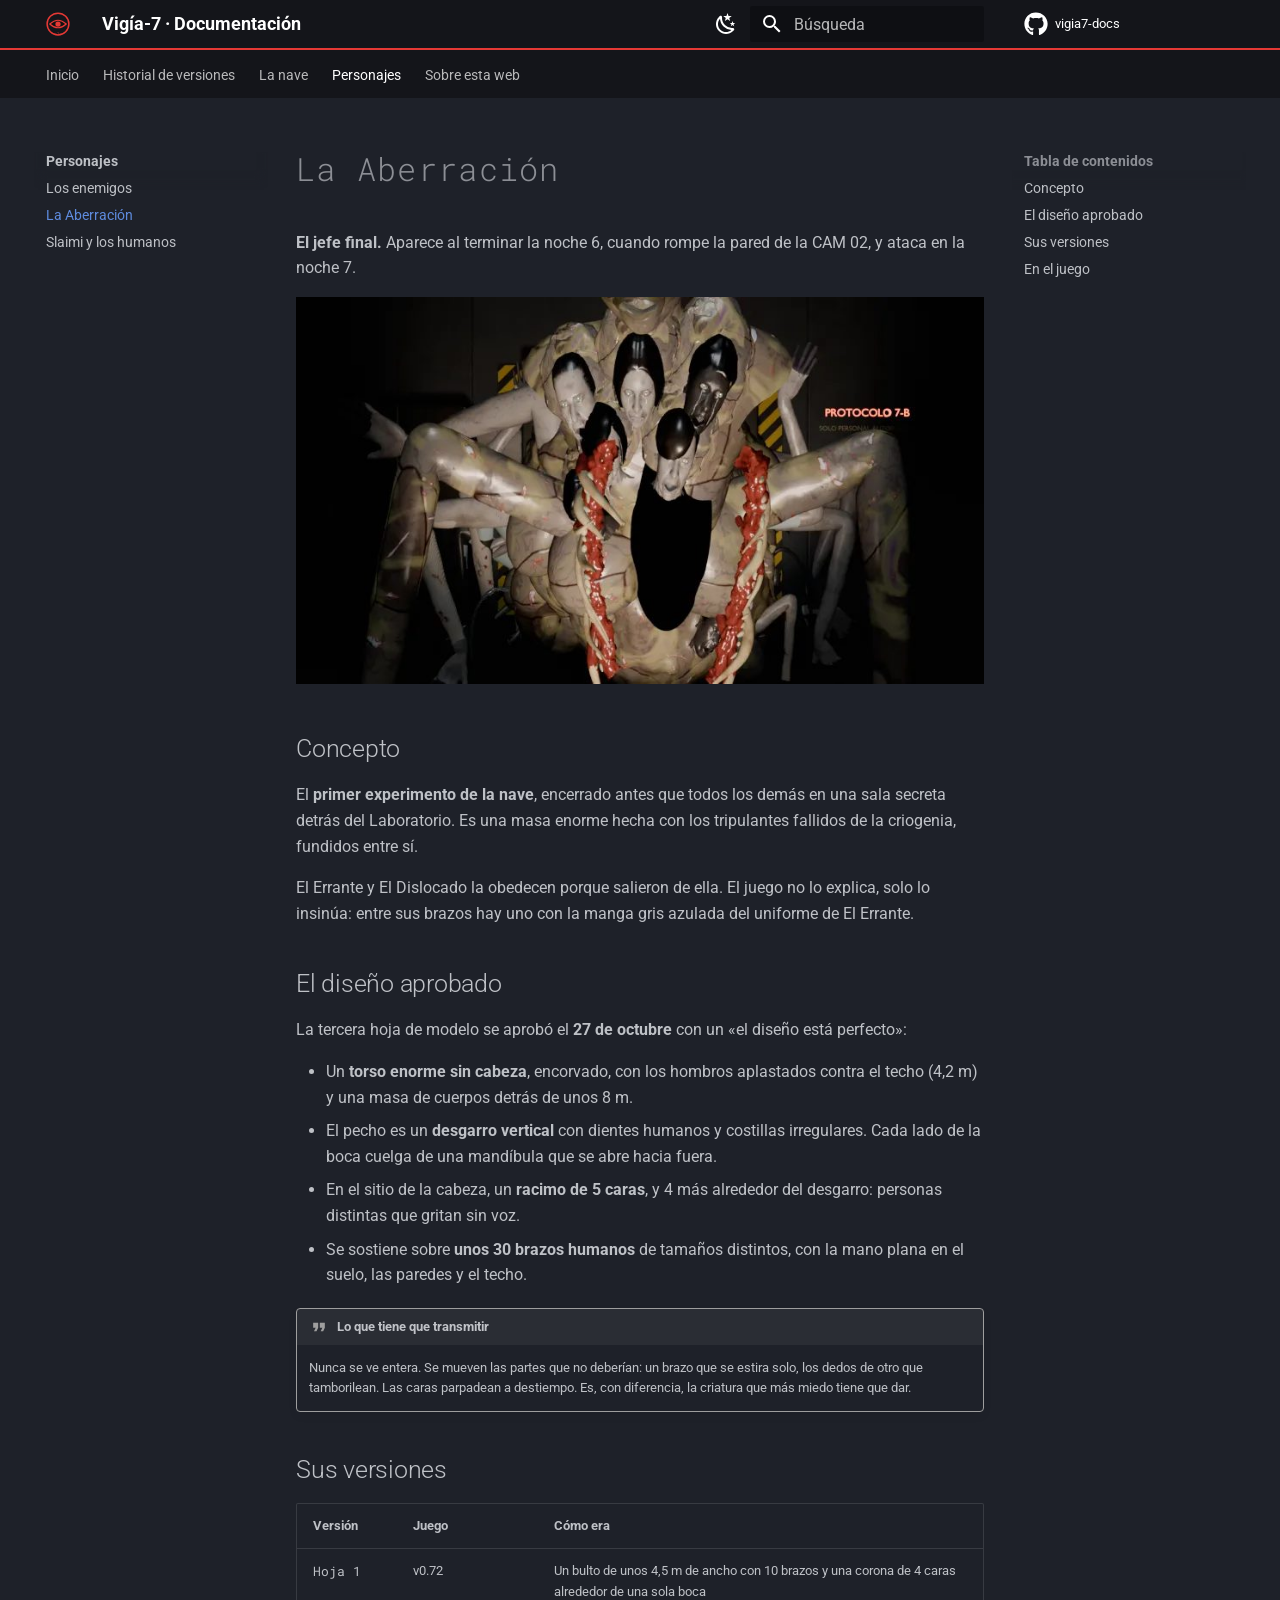
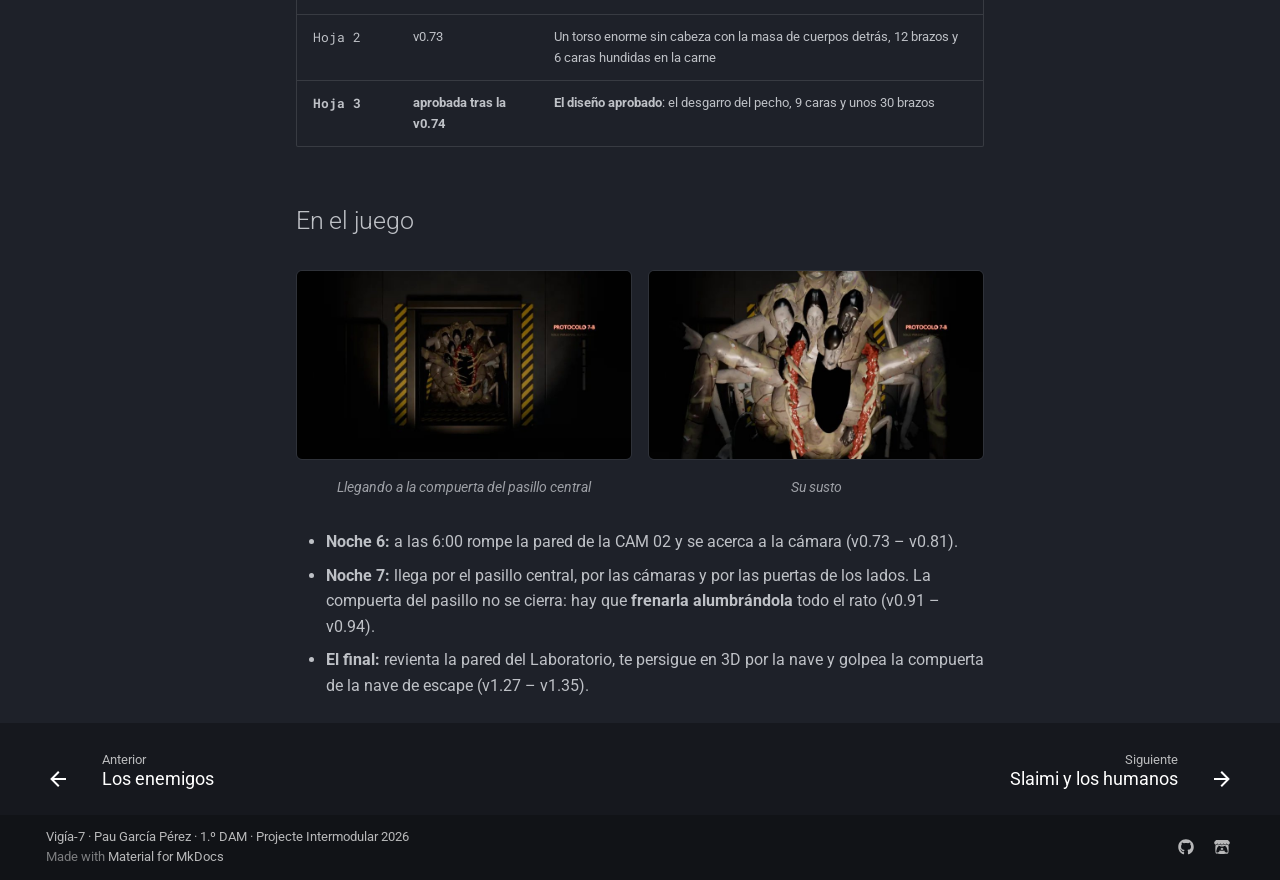
<file: personajes/aberracion/index.html>
<!doctype html>
<html lang="es" class="no-js">
  <head>
    
      <meta charset="utf-8">
      <meta name="viewport" content="width=device-width,initial-scale=1">
      
        <meta name="description" content="Documentación del fan game de terror Vigía-7 — historial de versiones, la oficina, las cámaras y los personajes.">
      
      
        <meta name="author" content="Pau García Pérez">
      
      
        <link rel="canonical" href="https://paugarciaperez071108-coder.github.io/vigia7-docs/personajes/aberracion/">
      
      
        <link rel="prev" href="../enemigos/">
      
      
        <link rel="next" href="../slaimi-y-humanos/">
      
      
        
      
      
      <link rel="icon" href="../../img/logo.svg">
      <meta name="generator" content="mkdocs-1.6.1, mkdocs-material-9.8.0">
    
    
      
        <title>La Aberración - Vigía-7 · Documentación</title>
      
    
    
      <link rel="stylesheet" href="../../assets/stylesheets/main.57a0d79d.min.css">
      
        
        <link rel="stylesheet" href="../../assets/stylesheets/palette.fb2fffe2.min.css">
      
      


    
    
      
    
    
      
        
        
        <link rel="preconnect" href="https://fonts.gstatic.com" crossorigin>
        <link rel="stylesheet" href="https://fonts.googleapis.com/css?family=Roboto:300,300i,400,400i,700,700i%7CRoboto+Mono:400,400i,700,700i&display=fallback">
        <style>:root{--md-text-font:"Roboto";--md-code-font:"Roboto Mono"}</style>
      
    
    
      <link rel="stylesheet" href="../../css/extra.css">
    
    <script>__md_scope=new URL("../..",location),__md_hash=e=>[...e].reduce(((e,_)=>(e<<5)-e+_.charCodeAt(0)),0),__md_get=(e,_=localStorage,t=__md_scope)=>JSON.parse(_.getItem(t.pathname+"."+e)),__md_set=(e,_,t=localStorage,a=__md_scope)=>{try{t.setItem(a.pathname+"."+e,JSON.stringify(_))}catch(e){}}</script>
    
      

    
    
  </head>
  
  
    
    
      
    
    
    
    
    <body dir="ltr" data-md-color-scheme="slate" data-md-color-primary="black" data-md-color-accent="red">
  
    
    <input class="md-toggle" data-md-toggle="drawer" type="checkbox" id="__drawer" autocomplete="off">
    <input class="md-toggle" data-md-toggle="search" type="checkbox" id="__search" autocomplete="off">
    <label class="md-overlay" for="__drawer"></label>
    <div data-md-component="skip">
      
        
        <a href="#la-aberracion" class="md-skip">
          Saltar a contenido
        </a>
      
    </div>
    <div data-md-component="announce">
      
    </div>
    
    
      

<header class="md-header" data-md-component="header">
  <nav class="md-header__inner md-grid" aria-label="Cabecera">
    <a href="../.." title="Vigía-7 · Documentación" class="md-header__button md-logo" aria-label="Vigía-7 · Documentación" data-md-component="logo">
      
  <img src="../../img/logo.svg" alt="logo">

    </a>
    <label class="md-header__button md-icon" for="__drawer">
      
      <svg xmlns="http://www.w3.org/2000/svg" viewBox="0 0 24 24"><path d="M3 6h18v2H3zm0 5h18v2H3zm0 5h18v2H3z"/></svg>
    </label>
    <div class="md-header__title" data-md-component="header-title">
      <div class="md-header__ellipsis">
        <div class="md-header__topic">
          <span class="md-ellipsis">
            Vigía-7 · Documentación
          </span>
        </div>
        <div class="md-header__topic" data-md-component="header-topic">
          <span class="md-ellipsis">
            
              La Aberración
            
          </span>
        </div>
      </div>
    </div>
    
      
        <form class="md-header__option" data-md-component="palette">
  
    
    
    
    <input class="md-option" data-md-color-media="" data-md-color-scheme="slate" data-md-color-primary="black" data-md-color-accent="red"  aria-label="Cambiar a modo claro"  type="radio" name="__palette" id="__palette_0">
    
      <label class="md-header__button md-icon" title="Cambiar a modo claro" for="__palette_1" hidden>
        <svg xmlns="http://www.w3.org/2000/svg" viewBox="0 0 24 24"><path d="m17.75 4.09-2.53 1.94.91 3.06-2.63-1.81-2.63 1.81.91-3.06-2.53-1.94L12.44 4l1.06-3 1.06 3zm3.5 6.91-1.64 1.25.59 1.98-1.7-1.17-1.7 1.17.59-1.98L15.75 11l2.06-.05L18.5 9l.69 1.95zm-2.28 4.95c.83-.08 1.72 1.1 1.19 1.85-.32.45-.66.87-1.08 1.27C15.17 23 8.84 23 4.94 19.07c-3.91-3.9-3.91-10.24 0-14.14.4-.4.82-.76 1.27-1.08.75-.53 1.93.36 1.85 1.19-.27 2.86.69 5.83 2.89 8.02a9.96 9.96 0 0 0 8.02 2.89m-1.64 2.02a12.08 12.08 0 0 1-7.8-3.47c-2.17-2.19-3.33-5-3.49-7.82-2.81 3.14-2.7 7.96.31 10.98 3.02 3.01 7.84 3.12 10.98.31"/></svg>
      </label>
    
  
    
    
    
    <input class="md-option" data-md-color-media="" data-md-color-scheme="default" data-md-color-primary="blue-grey" data-md-color-accent="red"  aria-label="Cambiar a modo oscuro"  type="radio" name="__palette" id="__palette_1">
    
      <label class="md-header__button md-icon" title="Cambiar a modo oscuro" for="__palette_0" hidden>
        <svg xmlns="http://www.w3.org/2000/svg" viewBox="0 0 24 24"><path d="M12 7a5 5 0 0 1 5 5 5 5 0 0 1-5 5 5 5 0 0 1-5-5 5 5 0 0 1 5-5m0 2a3 3 0 0 0-3 3 3 3 0 0 0 3 3 3 3 0 0 0 3-3 3 3 0 0 0-3-3m0-7 2.39 3.42C13.65 5.15 12.84 5 12 5s-1.65.15-2.39.42zM3.34 7l4.16-.35A7.2 7.2 0 0 0 5.94 8.5c-.44.74-.69 1.5-.83 2.29zm.02 10 1.76-3.77a7.131 7.131 0 0 0 2.38 4.14zM20.65 7l-1.77 3.79a7.02 7.02 0 0 0-2.38-4.15zm-.01 10-4.14.36c.59-.51 1.12-1.14 1.54-1.86.42-.73.69-1.5.83-2.29zM12 22l-2.41-3.44c.74.27 1.55.44 2.41.44.82 0 1.63-.17 2.37-.44z"/></svg>
      </label>
    
  
</form>
      
    
    
      <script>var palette=__md_get("__palette");if(palette&&palette.color){if("(prefers-color-scheme)"===palette.color.media){var media=matchMedia("(prefers-color-scheme: light)"),input=document.querySelector(media.matches?"[data-md-color-media='(prefers-color-scheme: light)']":"[data-md-color-media='(prefers-color-scheme: dark)']");palette.color.media=input.getAttribute("data-md-color-media"),palette.color.scheme=input.getAttribute("data-md-color-scheme"),palette.color.primary=input.getAttribute("data-md-color-primary"),palette.color.accent=input.getAttribute("data-md-color-accent")}for(var[key,value]of Object.entries(palette.color))document.body.setAttribute("data-md-color-"+key,value)}</script>
    
    
    
      
      
        <label class="md-header__button md-icon" for="__search">
          
          <svg xmlns="http://www.w3.org/2000/svg" viewBox="0 0 24 24"><path d="M9.5 3A6.5 6.5 0 0 1 16 9.5c0 1.61-.59 3.09-1.56 4.23l.27.27h.79l5 5-1.5 1.5-5-5v-.79l-.27-.27A6.52 6.52 0 0 1 9.5 16 6.5 6.5 0 0 1 3 9.5 6.5 6.5 0 0 1 9.5 3m0 2C7 5 5 7 5 9.5S7 14 9.5 14 14 12 14 9.5 12 5 9.5 5"/></svg>
        </label>
        <div class="md-search" data-md-component="search" role="dialog">
  <label class="md-search__overlay" for="__search"></label>
  <div class="md-search__inner" role="search">
    <form class="md-search__form" name="search">
      <input type="text" class="md-search__input" name="query" aria-label="Búsqueda" placeholder="Búsqueda" autocapitalize="off" autocorrect="off" autocomplete="off" spellcheck="false" data-md-component="search-query" required>
      <label class="md-search__icon md-icon" for="__search">
        
        <svg xmlns="http://www.w3.org/2000/svg" viewBox="0 0 24 24"><path d="M9.5 3A6.5 6.5 0 0 1 16 9.5c0 1.61-.59 3.09-1.56 4.23l.27.27h.79l5 5-1.5 1.5-5-5v-.79l-.27-.27A6.52 6.52 0 0 1 9.5 16 6.5 6.5 0 0 1 3 9.5 6.5 6.5 0 0 1 9.5 3m0 2C7 5 5 7 5 9.5S7 14 9.5 14 14 12 14 9.5 12 5 9.5 5"/></svg>
        
        <svg xmlns="http://www.w3.org/2000/svg" viewBox="0 0 24 24"><path d="M20 11v2H8l5.5 5.5-1.42 1.42L4.16 12l7.92-7.92L13.5 5.5 8 11z"/></svg>
      </label>
      <nav class="md-search__options" aria-label="Buscar">
        
        <button type="reset" class="md-search__icon md-icon" title="Limpiar" aria-label="Limpiar" tabindex="-1">
          
          <svg xmlns="http://www.w3.org/2000/svg" viewBox="0 0 24 24"><path d="M19 6.41 17.59 5 12 10.59 6.41 5 5 6.41 10.59 12 5 17.59 6.41 19 12 13.41 17.59 19 19 17.59 13.41 12z"/></svg>
        </button>
      </nav>
      
        <div class="md-search__suggest" data-md-component="search-suggest"></div>
      
    </form>
    <div class="md-search__output">
      <div class="md-search__scrollwrap" tabindex="0" data-md-scrollfix>
        <div class="md-search-result" data-md-component="search-result">
          <div class="md-search-result__meta">
            Inicializando búsqueda
          </div>
          <ol class="md-search-result__list" role="presentation"></ol>
        </div>
      </div>
    </div>
  </div>
</div>
      
    
    
      <div class="md-header__source">
        <a href="https://github.com/paugarciaperez071108-coder/vigia7-docs" title="Ir al repositorio" class="md-source" data-md-component="source">
  <div class="md-source__icon md-icon">
    
    <svg xmlns="http://www.w3.org/2000/svg" viewBox="0 0 512 512"><!--! Font Awesome Free 7.1.0 by @fontawesome - https://fontawesome.com License - https://fontawesome.com/license/free (Icons: CC BY 4.0, Fonts: SIL OFL 1.1, Code: MIT License) Copyright 2025 Fonticons, Inc.--><path d="M173.9 397.4c0 2-2.3 3.6-5.2 3.6-3.3.3-5.6-1.3-5.6-3.6 0-2 2.3-3.6 5.2-3.6 3-.3 5.6 1.3 5.6 3.6m-31.1-4.5c-.7 2 1.3 4.3 4.3 4.9 2.6 1 5.6 0 6.2-2s-1.3-4.3-4.3-5.2c-2.6-.7-5.5.3-6.2 2.3m44.2-1.7c-2.9.7-4.9 2.6-4.6 4.9.3 2 2.9 3.3 5.9 2.6 2.9-.7 4.9-2.6 4.6-4.6-.3-1.9-3-3.2-5.9-2.9M252.8 8C114.1 8 8 113.3 8 252c0 110.9 69.8 205.8 169.5 239.2 12.8 2.3 17.3-5.6 17.3-12.1 0-6.2-.3-40.4-.3-61.4 0 0-70 15-84.7-29.8 0 0-11.4-29.1-27.8-36.6 0 0-22.9-15.7 1.6-15.4 0 0 24.9 2 38.6 25.8 21.9 38.6 58.6 27.5 72.9 20.9 2.3-16 8.8-27.1 16-33.7-55.9-6.2-112.3-14.3-112.3-110.5 0-27.5 7.6-41.3 23.6-58.9-2.6-6.5-11.1-33.3 2.6-67.9 20.9-6.5 69 27 69 27 20-5.6 41.5-8.5 62.8-8.5s42.8 2.9 62.8 8.5c0 0 48.1-33.6 69-27 13.7 34.7 5.2 61.4 2.6 67.9 16 17.7 25.8 31.5 25.8 58.9 0 96.5-58.9 104.2-114.8 110.5 9.2 7.9 17 22.9 17 46.4 0 33.7-.3 75.4-.3 83.6 0 6.5 4.6 14.4 17.3 12.1C436.2 457.8 504 362.9 504 252 504 113.3 391.5 8 252.8 8M105.2 352.9c-1.3 1-1 3.3.7 5.2 1.6 1.6 3.9 2.3 5.2 1 1.3-1 1-3.3-.7-5.2-1.6-1.6-3.9-2.3-5.2-1m-10.8-8.1c-.7 1.3.3 2.9 2.3 3.9 1.6 1 3.6.7 4.3-.7.7-1.3-.3-2.9-2.3-3.9-2-.6-3.6-.3-4.3.7m32.4 35.6c-1.6 1.3-1 4.3 1.3 6.2 2.3 2.3 5.2 2.6 6.5 1 1.3-1.3.7-4.3-1.3-6.2-2.2-2.3-5.2-2.6-6.5-1m-11.4-14.7c-1.6 1-1.6 3.6 0 5.9s4.3 3.3 5.6 2.3c1.6-1.3 1.6-3.9 0-6.2-1.4-2.3-4-3.3-5.6-2"/></svg>
  </div>
  <div class="md-source__repository">
    vigia7-docs
  </div>
</a>
      </div>
    
  </nav>
  
</header>
    
    <div class="md-container" data-md-component="container">
      
      
        
          
            
<nav class="md-tabs" aria-label="Pestañas" data-md-component="tabs">
  <div class="md-grid">
    <ul class="md-tabs__list">
      
        
  
  
  
  
    <li class="md-tabs__item">
      <a href="../.." class="md-tabs__link">
        
  
  
    
  
  Inicio

      </a>
    </li>
  

      
        
  
  
  
  
    
    
      <li class="md-tabs__item">
        <a href="../../historial/" class="md-tabs__link">
          
  
  
    
  
  Historial de versiones

        </a>
      </li>
    
  

      
        
  
  
  
  
    
    
      <li class="md-tabs__item">
        <a href="../../nave/oficina/" class="md-tabs__link">
          
  
  
    
  
  La nave

        </a>
      </li>
    
  

      
        
  
  
  
    
  
  
    
    
      <li class="md-tabs__item md-tabs__item--active">
        <a href="../" class="md-tabs__link">
          
  
  
    
  
  Personajes

        </a>
      </li>
    
  

      
        
  
  
  
  
    <li class="md-tabs__item">
      <a href="../../acerca/" class="md-tabs__link">
        
  
  
    
  
  Sobre esta web

      </a>
    </li>
  

      
    </ul>
  </div>
</nav>
          
        
      
      <main class="md-main" data-md-component="main">
        <div class="md-main__inner md-grid">
          
            
              
              <div class="md-sidebar md-sidebar--primary" data-md-component="sidebar" data-md-type="navigation" >
                <div class="md-sidebar__scrollwrap">
                  <div class="md-sidebar__inner">
                    


  


<nav class="md-nav md-nav--primary md-nav--lifted" aria-label="Navegación" data-md-level="0">
  <label class="md-nav__title" for="__drawer">
    <a href="../.." title="Vigía-7 · Documentación" class="md-nav__button md-logo" aria-label="Vigía-7 · Documentación" data-md-component="logo">
      
  <img src="../../img/logo.svg" alt="logo">

    </a>
    Vigía-7 · Documentación
  </label>
  
    <div class="md-nav__source">
      <a href="https://github.com/paugarciaperez071108-coder/vigia7-docs" title="Ir al repositorio" class="md-source" data-md-component="source">
  <div class="md-source__icon md-icon">
    
    <svg xmlns="http://www.w3.org/2000/svg" viewBox="0 0 512 512"><!--! Font Awesome Free 7.1.0 by @fontawesome - https://fontawesome.com License - https://fontawesome.com/license/free (Icons: CC BY 4.0, Fonts: SIL OFL 1.1, Code: MIT License) Copyright 2025 Fonticons, Inc.--><path d="M173.9 397.4c0 2-2.3 3.6-5.2 3.6-3.3.3-5.6-1.3-5.6-3.6 0-2 2.3-3.6 5.2-3.6 3-.3 5.6 1.3 5.6 3.6m-31.1-4.5c-.7 2 1.3 4.3 4.3 4.9 2.6 1 5.6 0 6.2-2s-1.3-4.3-4.3-5.2c-2.6-.7-5.5.3-6.2 2.3m44.2-1.7c-2.9.7-4.9 2.6-4.6 4.9.3 2 2.9 3.3 5.9 2.6 2.9-.7 4.9-2.6 4.6-4.6-.3-1.9-3-3.2-5.9-2.9M252.8 8C114.1 8 8 113.3 8 252c0 110.9 69.8 205.8 169.5 239.2 12.8 2.3 17.3-5.6 17.3-12.1 0-6.2-.3-40.4-.3-61.4 0 0-70 15-84.7-29.8 0 0-11.4-29.1-27.8-36.6 0 0-22.9-15.7 1.6-15.4 0 0 24.9 2 38.6 25.8 21.9 38.6 58.6 27.5 72.9 20.9 2.3-16 8.8-27.1 16-33.7-55.9-6.2-112.3-14.3-112.3-110.5 0-27.5 7.6-41.3 23.6-58.9-2.6-6.5-11.1-33.3 2.6-67.9 20.9-6.5 69 27 69 27 20-5.6 41.5-8.5 62.8-8.5s42.8 2.9 62.8 8.5c0 0 48.1-33.6 69-27 13.7 34.7 5.2 61.4 2.6 67.9 16 17.7 25.8 31.5 25.8 58.9 0 96.5-58.9 104.2-114.8 110.5 9.2 7.9 17 22.9 17 46.4 0 33.7-.3 75.4-.3 83.6 0 6.5 4.6 14.4 17.3 12.1C436.2 457.8 504 362.9 504 252 504 113.3 391.5 8 252.8 8M105.2 352.9c-1.3 1-1 3.3.7 5.2 1.6 1.6 3.9 2.3 5.2 1 1.3-1 1-3.3-.7-5.2-1.6-1.6-3.9-2.3-5.2-1m-10.8-8.1c-.7 1.3.3 2.9 2.3 3.9 1.6 1 3.6.7 4.3-.7.7-1.3-.3-2.9-2.3-3.9-2-.6-3.6-.3-4.3.7m32.4 35.6c-1.6 1.3-1 4.3 1.3 6.2 2.3 2.3 5.2 2.6 6.5 1 1.3-1.3.7-4.3-1.3-6.2-2.2-2.3-5.2-2.6-6.5-1m-11.4-14.7c-1.6 1-1.6 3.6 0 5.9s4.3 3.3 5.6 2.3c1.6-1.3 1.6-3.9 0-6.2-1.4-2.3-4-3.3-5.6-2"/></svg>
  </div>
  <div class="md-source__repository">
    vigia7-docs
  </div>
</a>
    </div>
  
  <ul class="md-nav__list" data-md-scrollfix>
    
      
      
  
  
  
  
    <li class="md-nav__item">
      <a href="../.." class="md-nav__link">
        
  
  
  <span class="md-ellipsis">
    
  
    Inicio
  

    
  </span>
  
  

      </a>
    </li>
  

    
      
      
  
  
  
  
    
    
      
        
          
        
      
        
      
        
      
        
      
        
      
    
    
    
      
      
        
      
    
    
    <li class="md-nav__item md-nav__item--nested">
      
        
        
        <input class="md-nav__toggle md-toggle " type="checkbox" id="__nav_2" >
        
          
          <div class="md-nav__link md-nav__container">
            <a href="../../historial/" class="md-nav__link ">
              
  
  
  <span class="md-ellipsis">
    
  
    Historial de versiones
  

    
  </span>
  
  

            </a>
            
              
              <label class="md-nav__link " for="__nav_2" id="__nav_2_label" tabindex="0">
                <span class="md-nav__icon md-icon"></span>
              </label>
            
          </div>
        
        <nav class="md-nav" data-md-level="1" aria-labelledby="__nav_2_label" aria-expanded="false">
          <label class="md-nav__title" for="__nav_2">
            <span class="md-nav__icon md-icon"></span>
            
  
    Historial de versiones
  

          </label>
          <ul class="md-nav__list" data-md-scrollfix>
            
              
            
              
                
  
  
  
  
    <li class="md-nav__item">
      <a href="../../historial/v0-1-a-v0-30/" class="md-nav__link">
        
  
  
  <span class="md-ellipsis">
    
  
    v0.1 – v0.30 · Noches 1 y 2
  

    
  </span>
  
  

      </a>
    </li>
  

              
            
              
                
  
  
  
  
    <li class="md-nav__item">
      <a href="../../historial/v0-31-a-v0-60/" class="md-nav__link">
        
  
  
  <span class="md-ellipsis">
    
  
    v0.31 – v0.60 · Noches 3 a 5
  

    
  </span>
  
  

      </a>
    </li>
  

              
            
              
                
  
  
  
  
    <li class="md-nav__item">
      <a href="../../historial/v0-61-a-v0-99/" class="md-nav__link">
        
  
  
  <span class="md-ellipsis">
    
  
    v0.61 – v0.99 · Noches 6 y 7
  

    
  </span>
  
  

      </a>
    </li>
  

              
            
              
                
  
  
  
  
    <li class="md-nav__item">
      <a href="../../historial/v1-00-a-v1-38/" class="md-nav__link">
        
  
  
  <span class="md-ellipsis">
    
  
    v1.00 – v1.38 · El final
  

    
  </span>
  
  

      </a>
    </li>
  

              
            
          </ul>
        </nav>
      
    </li>
  

    
      
      
  
  
  
  
    
    
      
        
      
        
      
        
      
    
    
    
      
      
        
      
    
    
    <li class="md-nav__item md-nav__item--nested">
      
        
        
        <input class="md-nav__toggle md-toggle " type="checkbox" id="__nav_3" >
        
          
          <label class="md-nav__link" for="__nav_3" id="__nav_3_label" tabindex="0">
            
  
  
  <span class="md-ellipsis">
    
  
    La nave
  

    
  </span>
  
  

            <span class="md-nav__icon md-icon"></span>
          </label>
        
        <nav class="md-nav" data-md-level="1" aria-labelledby="__nav_3_label" aria-expanded="false">
          <label class="md-nav__title" for="__nav_3">
            <span class="md-nav__icon md-icon"></span>
            
  
    La nave
  

          </label>
          <ul class="md-nav__list" data-md-scrollfix>
            
              
                
  
  
  
  
    <li class="md-nav__item">
      <a href="../../nave/oficina/" class="md-nav__link">
        
  
  
  <span class="md-ellipsis">
    
  
    La oficina
  

    
  </span>
  
  

      </a>
    </li>
  

              
            
              
                
  
  
  
  
    <li class="md-nav__item">
      <a href="../../nave/camaras/" class="md-nav__link">
        
  
  
  <span class="md-ellipsis">
    
  
    Las cámaras
  

    
  </span>
  
  

      </a>
    </li>
  

              
            
              
                
  
  
  
  
    <li class="md-nav__item">
      <a href="../../nave/final/" class="md-nav__link">
        
  
  
  <span class="md-ellipsis">
    
  
    El final
  

    
  </span>
  
  

      </a>
    </li>
  

              
            
          </ul>
        </nav>
      
    </li>
  

    
      
      
  
  
    
  
  
  
    
    
      
        
          
        
      
        
      
        
      
        
      
    
    
    
      
        
        
      
      
        
      
    
    
    <li class="md-nav__item md-nav__item--active md-nav__item--section md-nav__item--nested">
      
        
        
        <input class="md-nav__toggle md-toggle " type="checkbox" id="__nav_4" checked>
        
          
          <div class="md-nav__link md-nav__container">
            <a href="../" class="md-nav__link ">
              
  
  
  <span class="md-ellipsis">
    
  
    Personajes
  

    
  </span>
  
  

            </a>
            
              
              <label class="md-nav__link " for="__nav_4" id="__nav_4_label" tabindex="">
                <span class="md-nav__icon md-icon"></span>
              </label>
            
          </div>
        
        <nav class="md-nav" data-md-level="1" aria-labelledby="__nav_4_label" aria-expanded="true">
          <label class="md-nav__title" for="__nav_4">
            <span class="md-nav__icon md-icon"></span>
            
  
    Personajes
  

          </label>
          <ul class="md-nav__list" data-md-scrollfix>
            
              
            
              
                
  
  
  
  
    <li class="md-nav__item">
      <a href="../enemigos/" class="md-nav__link">
        
  
  
  <span class="md-ellipsis">
    
  
    Los enemigos
  

    
  </span>
  
  

      </a>
    </li>
  

              
            
              
                
  
  
    
  
  
  
    <li class="md-nav__item md-nav__item--active">
      
      <input class="md-nav__toggle md-toggle" type="checkbox" id="__toc">
      
      
        
      
      
        <label class="md-nav__link md-nav__link--active" for="__toc">
          
  
  
  <span class="md-ellipsis">
    
  
    La Aberración
  

    
  </span>
  
  

          <span class="md-nav__icon md-icon"></span>
        </label>
      
      <a href="./" class="md-nav__link md-nav__link--active">
        
  
  
  <span class="md-ellipsis">
    
  
    La Aberración
  

    
  </span>
  
  

      </a>
      
        

<nav class="md-nav md-nav--secondary" aria-label="Tabla de contenidos">
  
  
  
    
  
  
    <label class="md-nav__title" for="__toc">
      <span class="md-nav__icon md-icon"></span>
      Tabla de contenidos
    </label>
    <ul class="md-nav__list" data-md-component="toc" data-md-scrollfix>
      
        <li class="md-nav__item">
  <a href="#concepto" class="md-nav__link">
    <span class="md-ellipsis">
      
        Concepto
      
    </span>
  </a>
  
</li>
      
        <li class="md-nav__item">
  <a href="#el-diseno-aprobado" class="md-nav__link">
    <span class="md-ellipsis">
      
        El diseño aprobado
      
    </span>
  </a>
  
</li>
      
        <li class="md-nav__item">
  <a href="#sus-versiones" class="md-nav__link">
    <span class="md-ellipsis">
      
        Sus versiones
      
    </span>
  </a>
  
</li>
      
        <li class="md-nav__item">
  <a href="#en-el-juego" class="md-nav__link">
    <span class="md-ellipsis">
      
        En el juego
      
    </span>
  </a>
  
</li>
      
    </ul>
  
</nav>
      
    </li>
  

              
            
              
                
  
  
  
  
    <li class="md-nav__item">
      <a href="../slaimi-y-humanos/" class="md-nav__link">
        
  
  
  <span class="md-ellipsis">
    
  
    Slaimi y los humanos
  

    
  </span>
  
  

      </a>
    </li>
  

              
            
          </ul>
        </nav>
      
    </li>
  

    
      
      
  
  
  
  
    <li class="md-nav__item">
      <a href="../../acerca/" class="md-nav__link">
        
  
  
  <span class="md-ellipsis">
    
  
    Sobre esta web
  

    
  </span>
  
  

      </a>
    </li>
  

    
  </ul>
</nav>
                  </div>
                </div>
              </div>
            
            
              
              <div class="md-sidebar md-sidebar--secondary" data-md-component="sidebar" data-md-type="toc" >
                <div class="md-sidebar__scrollwrap">
                  <div class="md-sidebar__inner">
                    

<nav class="md-nav md-nav--secondary" aria-label="Tabla de contenidos">
  
  
  
    
  
  
    <label class="md-nav__title" for="__toc">
      <span class="md-nav__icon md-icon"></span>
      Tabla de contenidos
    </label>
    <ul class="md-nav__list" data-md-component="toc" data-md-scrollfix>
      
        <li class="md-nav__item">
  <a href="#concepto" class="md-nav__link">
    <span class="md-ellipsis">
      
        Concepto
      
    </span>
  </a>
  
</li>
      
        <li class="md-nav__item">
  <a href="#el-diseno-aprobado" class="md-nav__link">
    <span class="md-ellipsis">
      
        El diseño aprobado
      
    </span>
  </a>
  
</li>
      
        <li class="md-nav__item">
  <a href="#sus-versiones" class="md-nav__link">
    <span class="md-ellipsis">
      
        Sus versiones
      
    </span>
  </a>
  
</li>
      
        <li class="md-nav__item">
  <a href="#en-el-juego" class="md-nav__link">
    <span class="md-ellipsis">
      
        En el juego
      
    </span>
  </a>
  
</li>
      
    </ul>
  
</nav>
                  </div>
                </div>
              </div>
            
          
          
            <div class="md-content" data-md-component="content">
              
              <article class="md-content__inner md-typeset">
                
                  


  
  


<h1 id="la-aberracion">La Aberración<a class="headerlink" href="#la-aberracion" title="Permanent link">&para;</a></h1>
<p><strong>El jefe final.</strong> Aparece al terminar la noche 6, cuando rompe la pared de la CAM 02, y ataca en la noche 7.</p>
<p><img alt="La Aberración" src="../../img/personajes/aberracion.jpg" /></p>
<h2 id="concepto">Concepto<a class="headerlink" href="#concepto" title="Permanent link">&para;</a></h2>
<p>El <strong>primer experimento de la nave</strong>, encerrado antes que todos los demás en una sala secreta detrás del Laboratorio. Es una masa enorme hecha con los tripulantes fallidos de la criogenia, fundidos entre sí.</p>
<p>El Errante y El Dislocado la obedecen porque salieron de ella. El juego no lo explica, solo lo insinúa: entre sus brazos hay uno con la manga gris azulada del uniforme de El Errante.</p>
<h2 id="el-diseno-aprobado">El diseño aprobado<a class="headerlink" href="#el-diseno-aprobado" title="Permanent link">&para;</a></h2>
<p>La tercera hoja de modelo se aprobó el <strong>27 de octubre</strong> con un «el diseño está perfecto»:</p>
<ul>
<li>Un <strong>torso enorme sin cabeza</strong>, encorvado, con los hombros aplastados contra el techo (4,2 m) y una masa de cuerpos detrás de unos 8 m.</li>
<li>El pecho es un <strong>desgarro vertical</strong> con dientes humanos y costillas irregulares. Cada lado de la boca cuelga de una mandíbula que se abre hacia fuera.</li>
<li>En el sitio de la cabeza, un <strong>racimo de 5 caras</strong>, y 4 más alrededor del desgarro: personas distintas que gritan sin voz.</li>
<li>Se sostiene sobre <strong>unos 30 brazos humanos</strong> de tamaños distintos, con la mano plana en el suelo, las paredes y el techo.</li>
</ul>
<div class="admonition quote">
<p class="admonition-title">Lo que tiene que transmitir</p>
<p>Nunca se ve entera. Se mueven las partes que no deberían: un brazo que se estira solo, los dedos de otro que tamborilean. Las caras parpadean a destiempo. Es, con diferencia, la criatura que más miedo tiene que dar.</p>
</div>
<h2 id="sus-versiones">Sus versiones<a class="headerlink" href="#sus-versiones" title="Permanent link">&para;</a></h2>
<table>
<thead>
<tr>
<th>Versión</th>
<th>Juego</th>
<th>Cómo era</th>
</tr>
</thead>
<tbody>
<tr>
<td>Hoja 1</td>
<td>v0.72</td>
<td>Un bulto de unos 4,5 m de ancho con 10 brazos y una corona de 4 caras alrededor de una sola boca</td>
</tr>
<tr>
<td>Hoja 2</td>
<td>v0.73</td>
<td>Un torso enorme sin cabeza con la masa de cuerpos detrás, 12 brazos y 6 caras hundidas en la carne</td>
</tr>
<tr>
<td><strong>Hoja 3</strong></td>
<td><strong>aprobada tras la v0.74</strong></td>
<td><strong>El diseño aprobado</strong>: el desgarro del pecho, 9 caras y unos 30 brazos</td>
</tr>
</tbody>
</table>
<h2 id="en-el-juego">En el juego<a class="headerlink" href="#en-el-juego" title="Permanent link">&para;</a></h2>
<div class="versiones">
<figure>
<p><img alt="La Aberración en la compuerta" src="../../img/personajes/aberracion_puerta.jpg" /></p>
<figcaption>Llegando a la compuerta del pasillo central</figcaption>
</figure>
<figure>
<p><img alt="La Aberración de cerca" src="../../img/personajes/aberracion.jpg" /></p>
<figcaption>Su susto</figcaption>
</figure>
</div>
<ul>
<li><strong>Noche 6:</strong> a las 6:00 rompe la pared de la CAM 02 y se acerca a la cámara (v0.73 – v0.81).</li>
<li><strong>Noche 7:</strong> llega por el pasillo central, por las cámaras y por las puertas de los lados. La compuerta del pasillo no se cierra: hay que <strong>frenarla alumbrándola</strong> todo el rato (v0.91 – v0.94).</li>
<li><strong>El final:</strong> revienta la pared del Laboratorio, te persigue en 3D por la nave y golpea la compuerta de la nave de escape (v1.27 – v1.35).</li>
</ul>












                
              </article>
            </div>
          
          
  <script>var tabs=__md_get("__tabs");if(Array.isArray(tabs))e:for(var set of document.querySelectorAll(".tabbed-set")){var labels=set.querySelector(".tabbed-labels");for(var tab of tabs)for(var label of labels.getElementsByTagName("label"))if(label.innerText.trim()===tab){var input=document.getElementById(label.htmlFor);input.checked=!0;continue e}}</script>

<script>var target=document.getElementById(location.hash.slice(1));target&&target.name&&(target.checked=target.name.startsWith("__tabbed_"))</script>
        </div>
        
          <button type="button" class="md-top md-icon" data-md-component="top" hidden>
  
  <svg xmlns="http://www.w3.org/2000/svg" viewBox="0 0 24 24"><path d="M13 20h-2V8l-5.5 5.5-1.42-1.42L12 4.16l7.92 7.92-1.42 1.42L13 8z"/></svg>
  Volver al principio
</button>
        
      </main>
      
        <footer class="md-footer">
  
    
      
      <nav class="md-footer__inner md-grid" aria-label="Pie" >
        
          
          <a href="../enemigos/" class="md-footer__link md-footer__link--prev" aria-label="Anterior: Los enemigos">
            <div class="md-footer__button md-icon">
              
              <svg xmlns="http://www.w3.org/2000/svg" viewBox="0 0 24 24"><path d="M20 11v2H8l5.5 5.5-1.42 1.42L4.16 12l7.92-7.92L13.5 5.5 8 11z"/></svg>
            </div>
            <div class="md-footer__title">
              <span class="md-footer__direction">
                Anterior
              </span>
              <div class="md-ellipsis">
                Los enemigos
              </div>
            </div>
          </a>
        
        
          
          <a href="../slaimi-y-humanos/" class="md-footer__link md-footer__link--next" aria-label="Siguiente: Slaimi y los humanos">
            <div class="md-footer__title">
              <span class="md-footer__direction">
                Siguiente
              </span>
              <div class="md-ellipsis">
                Slaimi y los humanos
              </div>
            </div>
            <div class="md-footer__button md-icon">
              
              <svg xmlns="http://www.w3.org/2000/svg" viewBox="0 0 24 24"><path d="M4 11v2h12l-5.5 5.5 1.42 1.42L19.84 12l-7.92-7.92L10.5 5.5 16 11z"/></svg>
            </div>
          </a>
        
      </nav>
    
  
  <div class="md-footer-meta md-typeset">
    <div class="md-footer-meta__inner md-grid">
      <div class="md-copyright">
  
    <div class="md-copyright__highlight">
      Vigía-7 · Pau García Pérez · 1.º DAM · Projecte Intermodular 2026
    </div>
  
  
    Made with
    <a href="https://squidfunk.github.io/mkdocs-material/" target="_blank" rel="noopener">
      Material for MkDocs
    </a>
  
</div>
      
        
<div class="md-social">
  
    
    
    
    
    <a href="https://github.com/paugarciaperez071108-coder" target="_blank" rel="noopener" title="GitHub" class="md-social__link">
      <svg xmlns="http://www.w3.org/2000/svg" viewBox="0 0 512 512"><!--! Font Awesome Free 7.1.0 by @fontawesome - https://fontawesome.com License - https://fontawesome.com/license/free (Icons: CC BY 4.0, Fonts: SIL OFL 1.1, Code: MIT License) Copyright 2025 Fonticons, Inc.--><path d="M173.9 397.4c0 2-2.3 3.6-5.2 3.6-3.3.3-5.6-1.3-5.6-3.6 0-2 2.3-3.6 5.2-3.6 3-.3 5.6 1.3 5.6 3.6m-31.1-4.5c-.7 2 1.3 4.3 4.3 4.9 2.6 1 5.6 0 6.2-2s-1.3-4.3-4.3-5.2c-2.6-.7-5.5.3-6.2 2.3m44.2-1.7c-2.9.7-4.9 2.6-4.6 4.9.3 2 2.9 3.3 5.9 2.6 2.9-.7 4.9-2.6 4.6-4.6-.3-1.9-3-3.2-5.9-2.9M252.8 8C114.1 8 8 113.3 8 252c0 110.9 69.8 205.8 169.5 239.2 12.8 2.3 17.3-5.6 17.3-12.1 0-6.2-.3-40.4-.3-61.4 0 0-70 15-84.7-29.8 0 0-11.4-29.1-27.8-36.6 0 0-22.9-15.7 1.6-15.4 0 0 24.9 2 38.6 25.8 21.9 38.6 58.6 27.5 72.9 20.9 2.3-16 8.8-27.1 16-33.7-55.9-6.2-112.3-14.3-112.3-110.5 0-27.5 7.6-41.3 23.6-58.9-2.6-6.5-11.1-33.3 2.6-67.9 20.9-6.5 69 27 69 27 20-5.6 41.5-8.5 62.8-8.5s42.8 2.9 62.8 8.5c0 0 48.1-33.6 69-27 13.7 34.7 5.2 61.4 2.6 67.9 16 17.7 25.8 31.5 25.8 58.9 0 96.5-58.9 104.2-114.8 110.5 9.2 7.9 17 22.9 17 46.4 0 33.7-.3 75.4-.3 83.6 0 6.5 4.6 14.4 17.3 12.1C436.2 457.8 504 362.9 504 252 504 113.3 391.5 8 252.8 8M105.2 352.9c-1.3 1-1 3.3.7 5.2 1.6 1.6 3.9 2.3 5.2 1 1.3-1 1-3.3-.7-5.2-1.6-1.6-3.9-2.3-5.2-1m-10.8-8.1c-.7 1.3.3 2.9 2.3 3.9 1.6 1 3.6.7 4.3-.7.7-1.3-.3-2.9-2.3-3.9-2-.6-3.6-.3-4.3.7m32.4 35.6c-1.6 1.3-1 4.3 1.3 6.2 2.3 2.3 5.2 2.6 6.5 1 1.3-1.3.7-4.3-1.3-6.2-2.2-2.3-5.2-2.6-6.5-1m-11.4-14.7c-1.6 1-1.6 3.6 0 5.9s4.3 3.3 5.6 2.3c1.6-1.3 1.6-3.9 0-6.2-1.4-2.3-4-3.3-5.6-2"/></svg>
    </a>
  
    
    
    
    
    <a href="https://pawerestudios-coder.itch.io/vigia-7" target="_blank" rel="noopener" title="Vigía-7 en itch.io" class="md-social__link">
      <svg xmlns="http://www.w3.org/2000/svg" viewBox="0 0 512 512"><!--! Font Awesome Free 7.1.0 by @fontawesome - https://fontawesome.com License - https://fontawesome.com/license/free (Icons: CC BY 4.0, Fonts: SIL OFL 1.1, Code: MIT License) Copyright 2025 Fonticons, Inc.--><path d="M71.9 34.8C50.2 47.7 7.4 96.8 7 109.7V131c0 27.1 25.3 50.8 48.2 50.8 27.6 0 50.5-22.8 50.5-50 0 27.1 22.2 50 49.8 50s49-22.8 49-50c0 27.1 23.6 50 51.2 50h.5c27.6 0 51.2-22.8 51.2-50 0 27.1 21.5 50 49 50s49.8-22.8 49.8-50c0 27.1 23 50 50.5 50 23 0 48.3-23.8 48.3-50.8v-21.3c-.4-12.9-43.2-62.1-64.9-75-67.4-2.3-114.2-2.7-184-2.7s-165 1.1-184.2 2.8m132.3 134.4c-22 38.4-77.9 38.7-99.8.2-13.2 23.1-43.2 32.1-56 27.7-3.9 40.2-13.7 237.1 17.7 269.2 80 18.7 302.1 18.1 379.8 0 31.6-32.3 21.3-232 17.7-269.2-12.9 4.4-42.9-4.6-56-27.7-22 38.5-77.8 38.1-99.8-.2-7.1 12.5-23 28.9-51.8 28.9-10.4.3-20.8-2.2-29.9-7.3s-16.7-12.6-21.9-21.6M162.6 223c16.5 0 31.1 0 49.2 19.8 29.3-3 58.9-3 88.2 0 18.2-19.7 32.8-19.7 49.2-19.7 52.3 0 65.2 77.5 83.9 144.4 17.3 62.2-5.5 63.7-34 63.7-42.1-1.6-65.5-32.2-65.5-62.8-39.3 6.4-101.9 8.8-155.6 0 0 30.6-23.3 61.2-65.5 62.8-28.4-.1-51.2-1.6-33.9-63.7 18.7-67 31.6-144.4 83.9-144.4v-.1zm93.4 47.8s-44.4 40.8-52.4 55.2l29-1.2v25.3c0 1.5 21.3.2 23.3.2 11.6.5 23.3 1 23.3-.2v-25.3l29 1.2c-8-14.5-52.4-55.2-52.4-55.2h.1z"/></svg>
    </a>
  
</div>
      
    </div>
  </div>
</footer>
      
    </div>
    <div class="md-dialog" data-md-component="dialog">
      <div class="md-dialog__inner md-typeset"></div>
    </div>
    
    
    
      
      
      <script id="__config" type="application/json">{"annotate": null, "base": "../..", "features": ["navigation.tabs", "navigation.sections", "navigation.top", "navigation.footer", "navigation.indexes", "toc.follow", "search.highlight", "search.suggest", "content.code.copy", "content.tabs.link"], "search": "../../assets/javascripts/workers/search.a7633da7.min.js", "tags": null, "translations": {"clipboard.copied": "Copiado al portapapeles", "clipboard.copy": "Copiar al portapapeles", "search.result.more.one": "1 m\u00e1s en esta p\u00e1gina", "search.result.more.other": "# m\u00e1s en esta p\u00e1gina", "search.result.none": "No se encontraron documentos", "search.result.one": "1 documento encontrado", "search.result.other": "# documentos encontrados", "search.result.placeholder": "Teclee para comenzar b\u00fasqueda", "search.result.term.missing": "Falta", "select.version": "Seleccionar versi\u00f3n"}, "version": null}</script>
    
    
      <script src="../../assets/javascripts/bundle.c21346df.min.js"></script>
      
    
  </body>
</html>
</file>
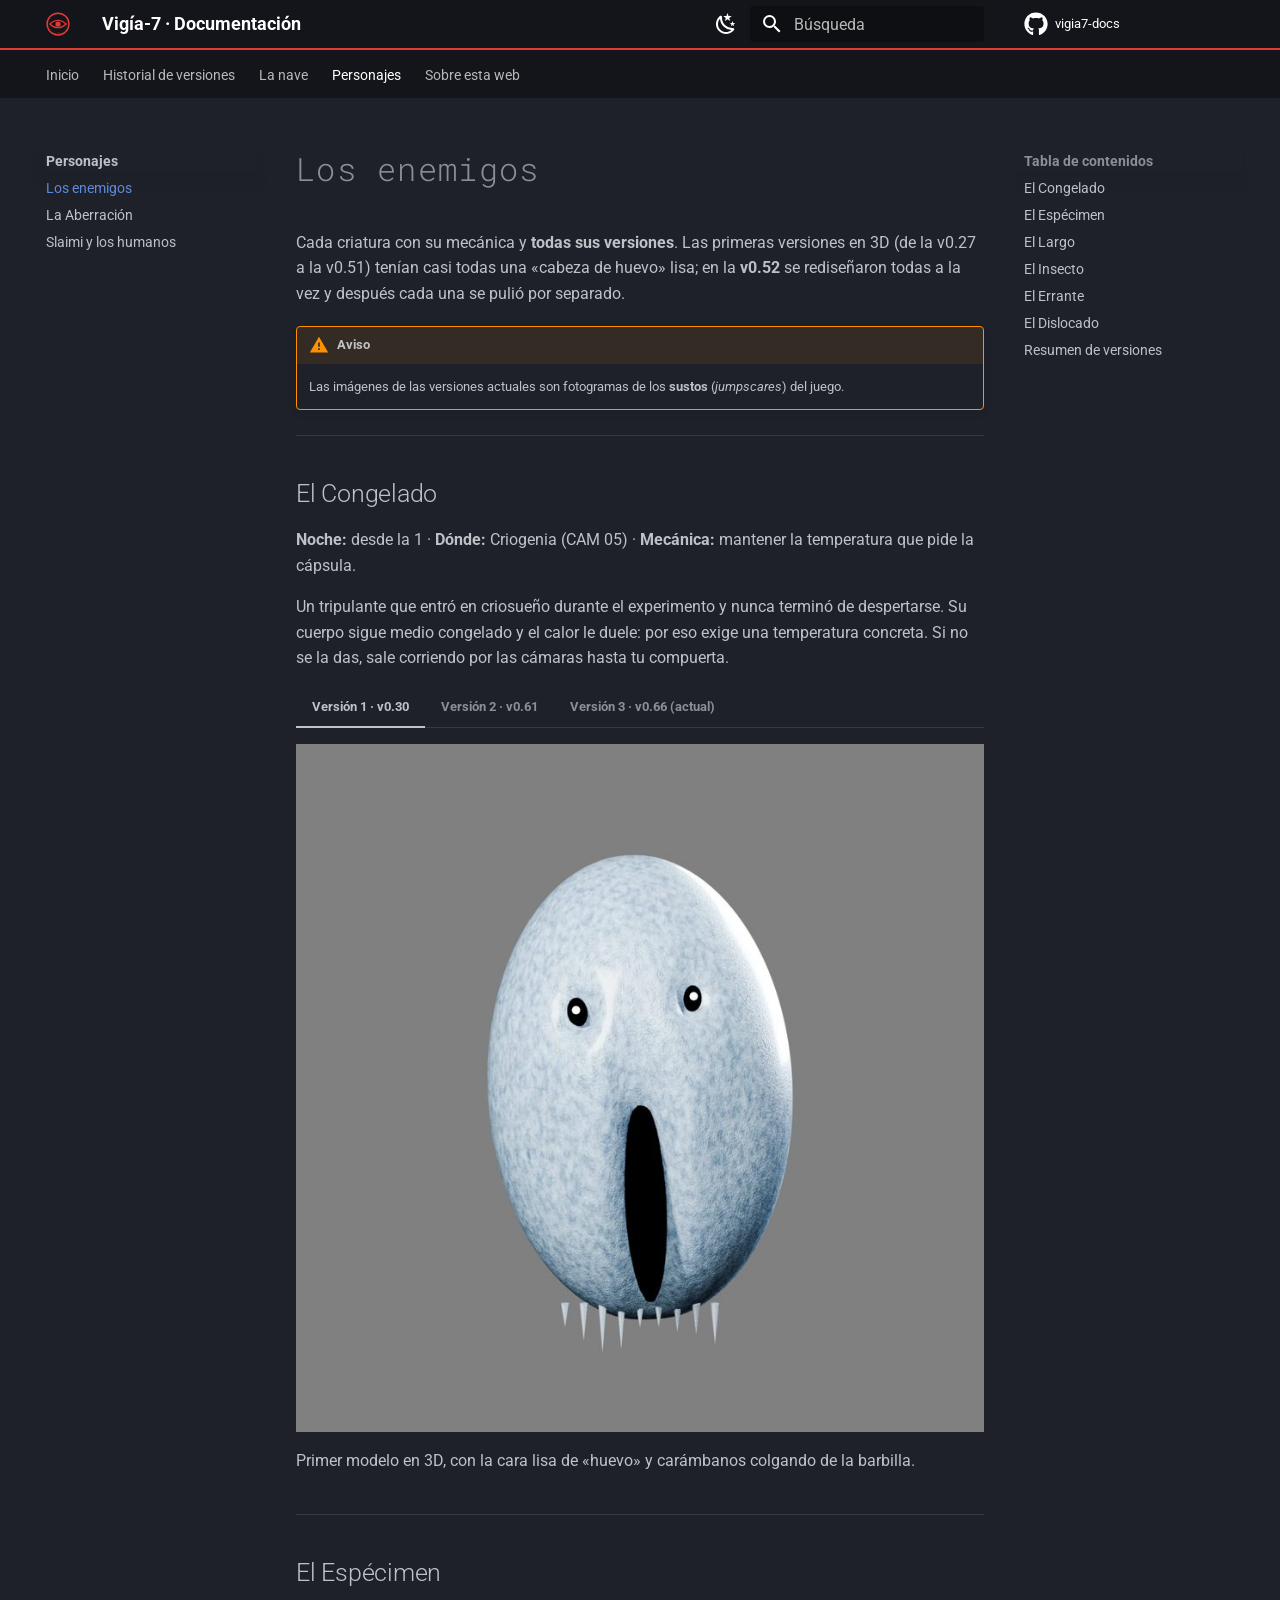
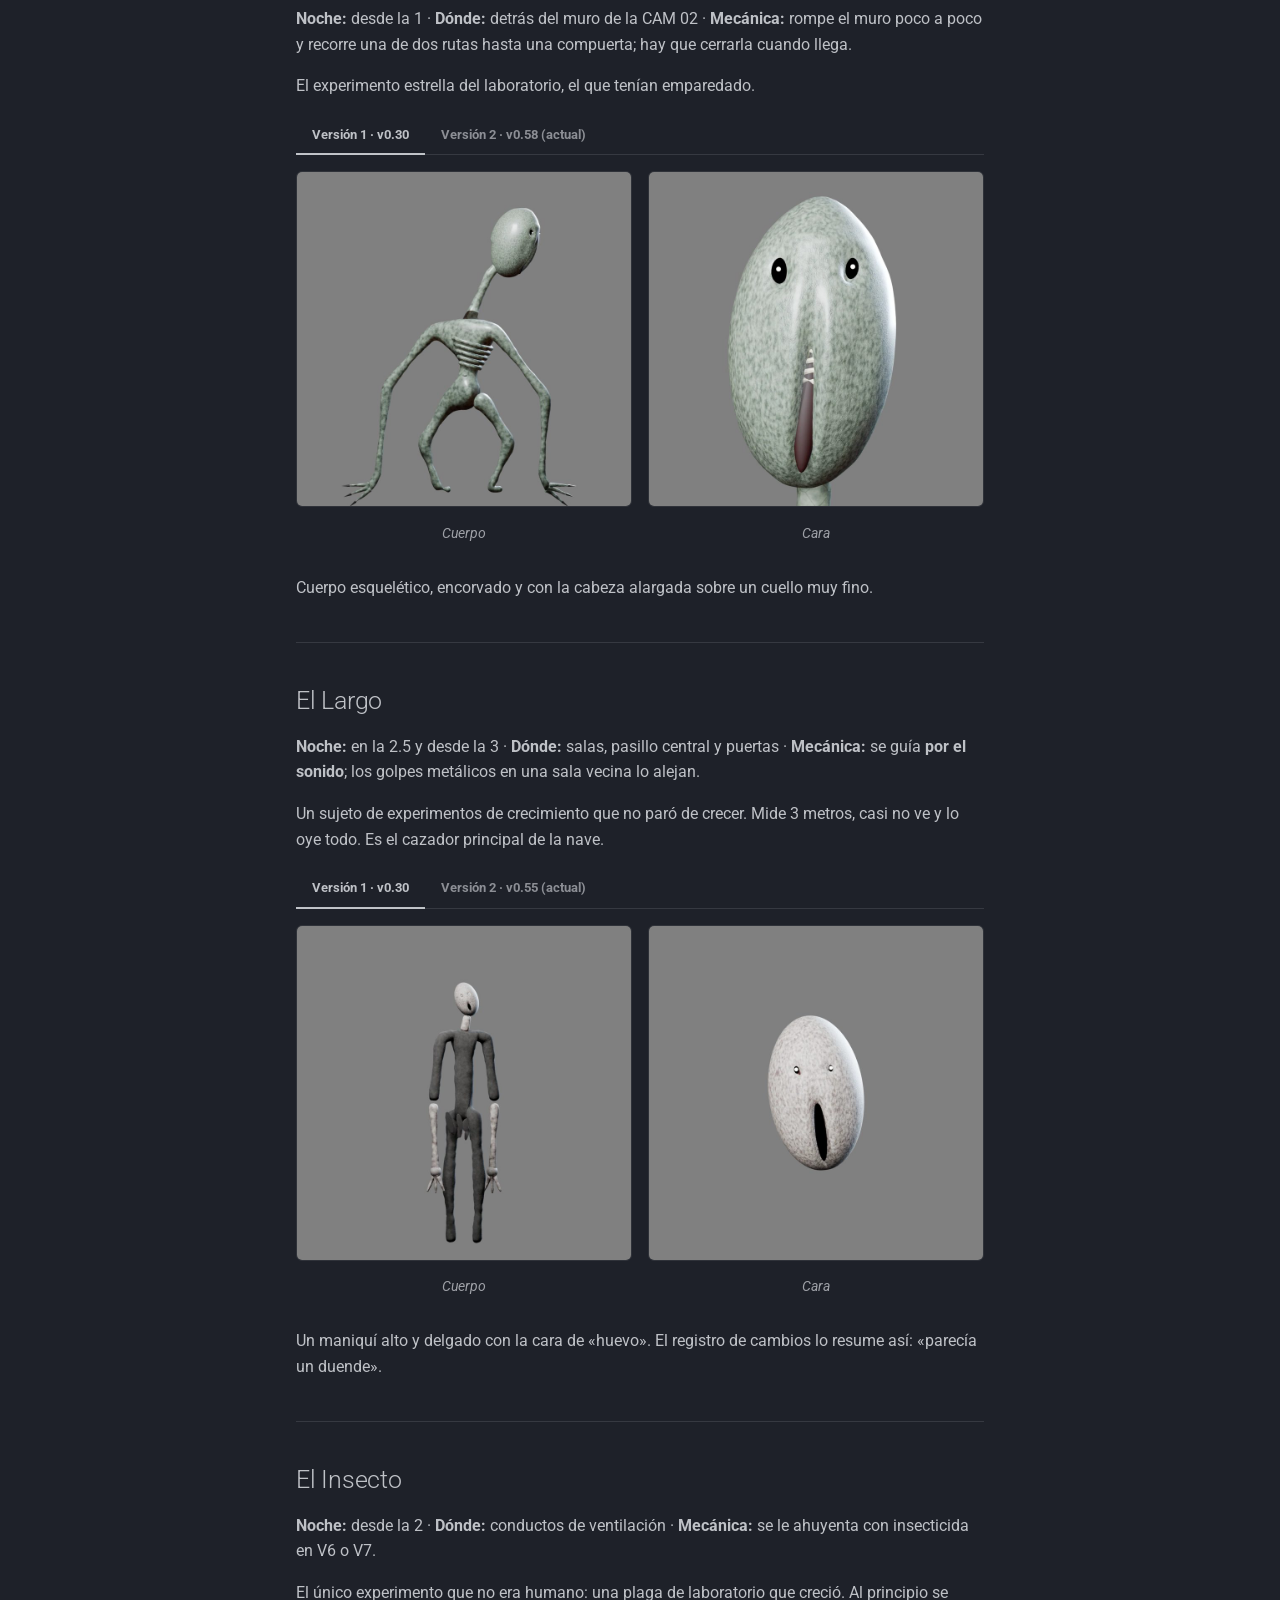
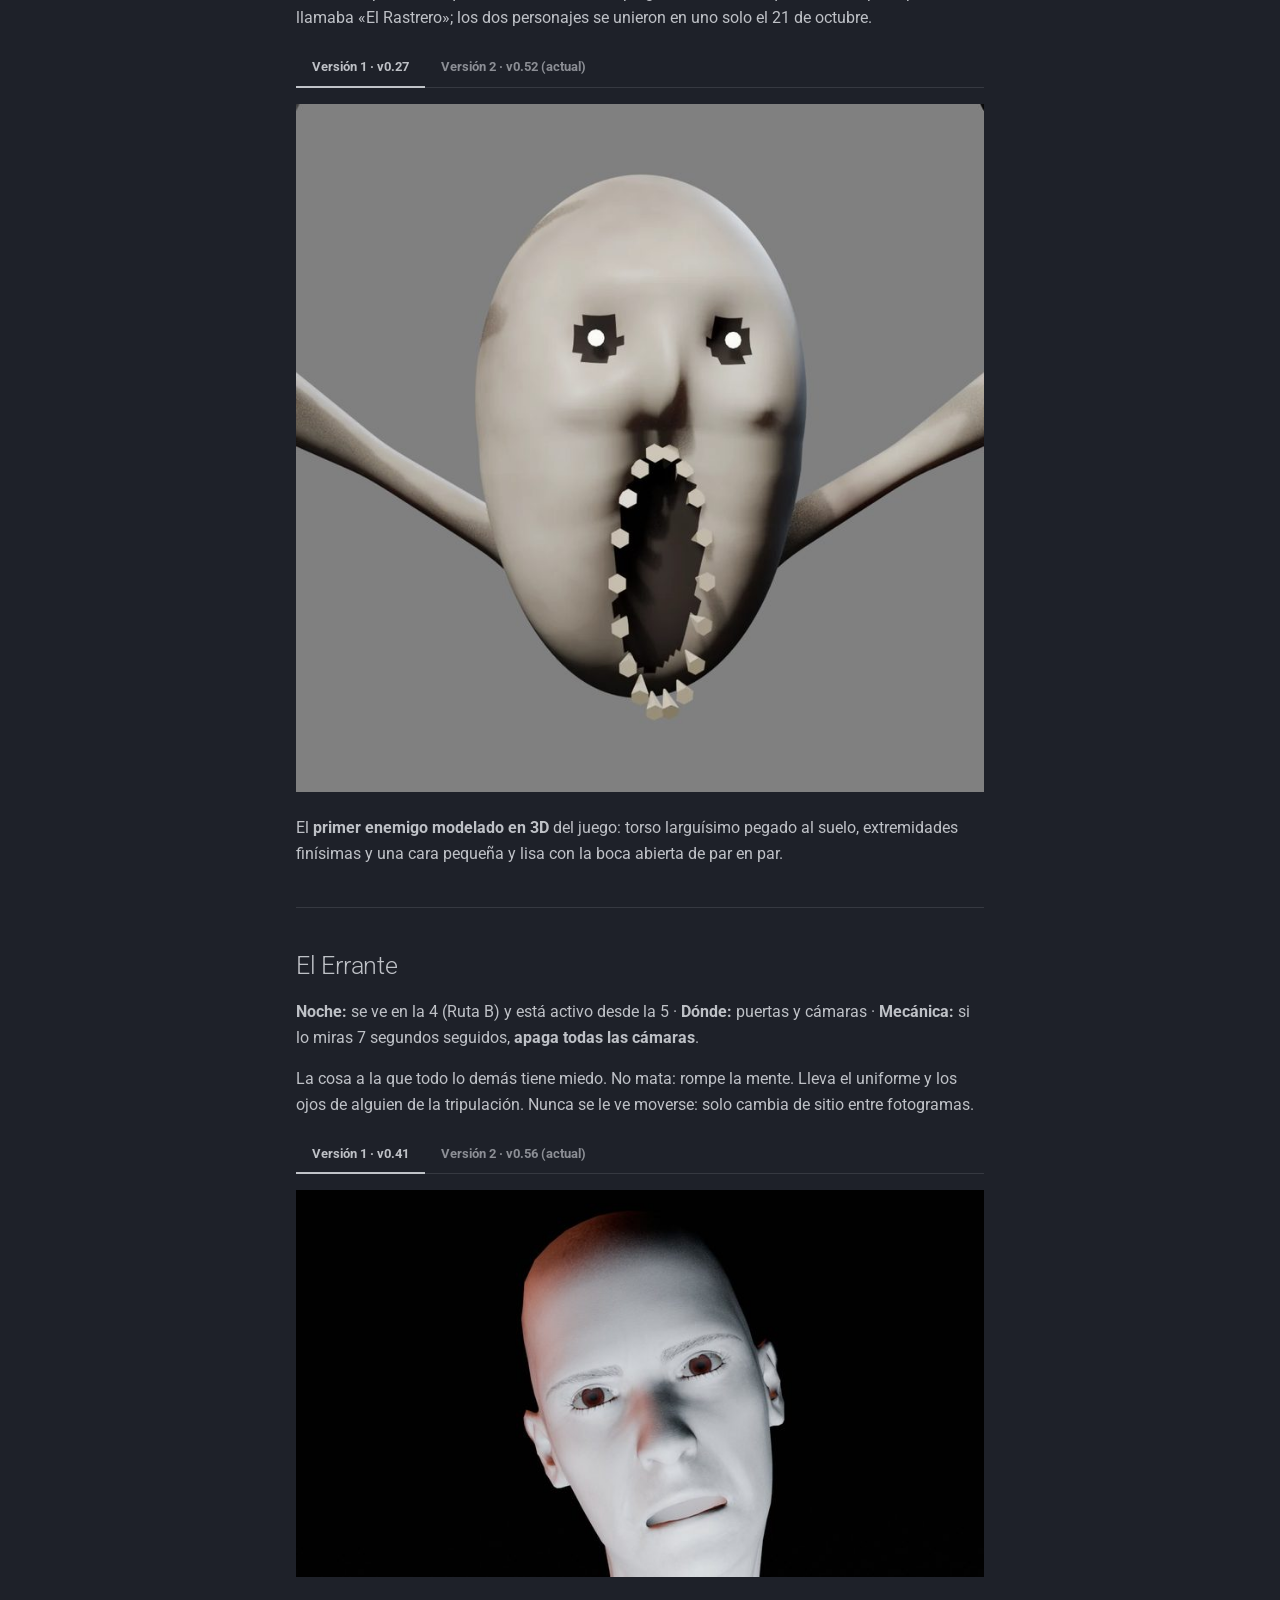
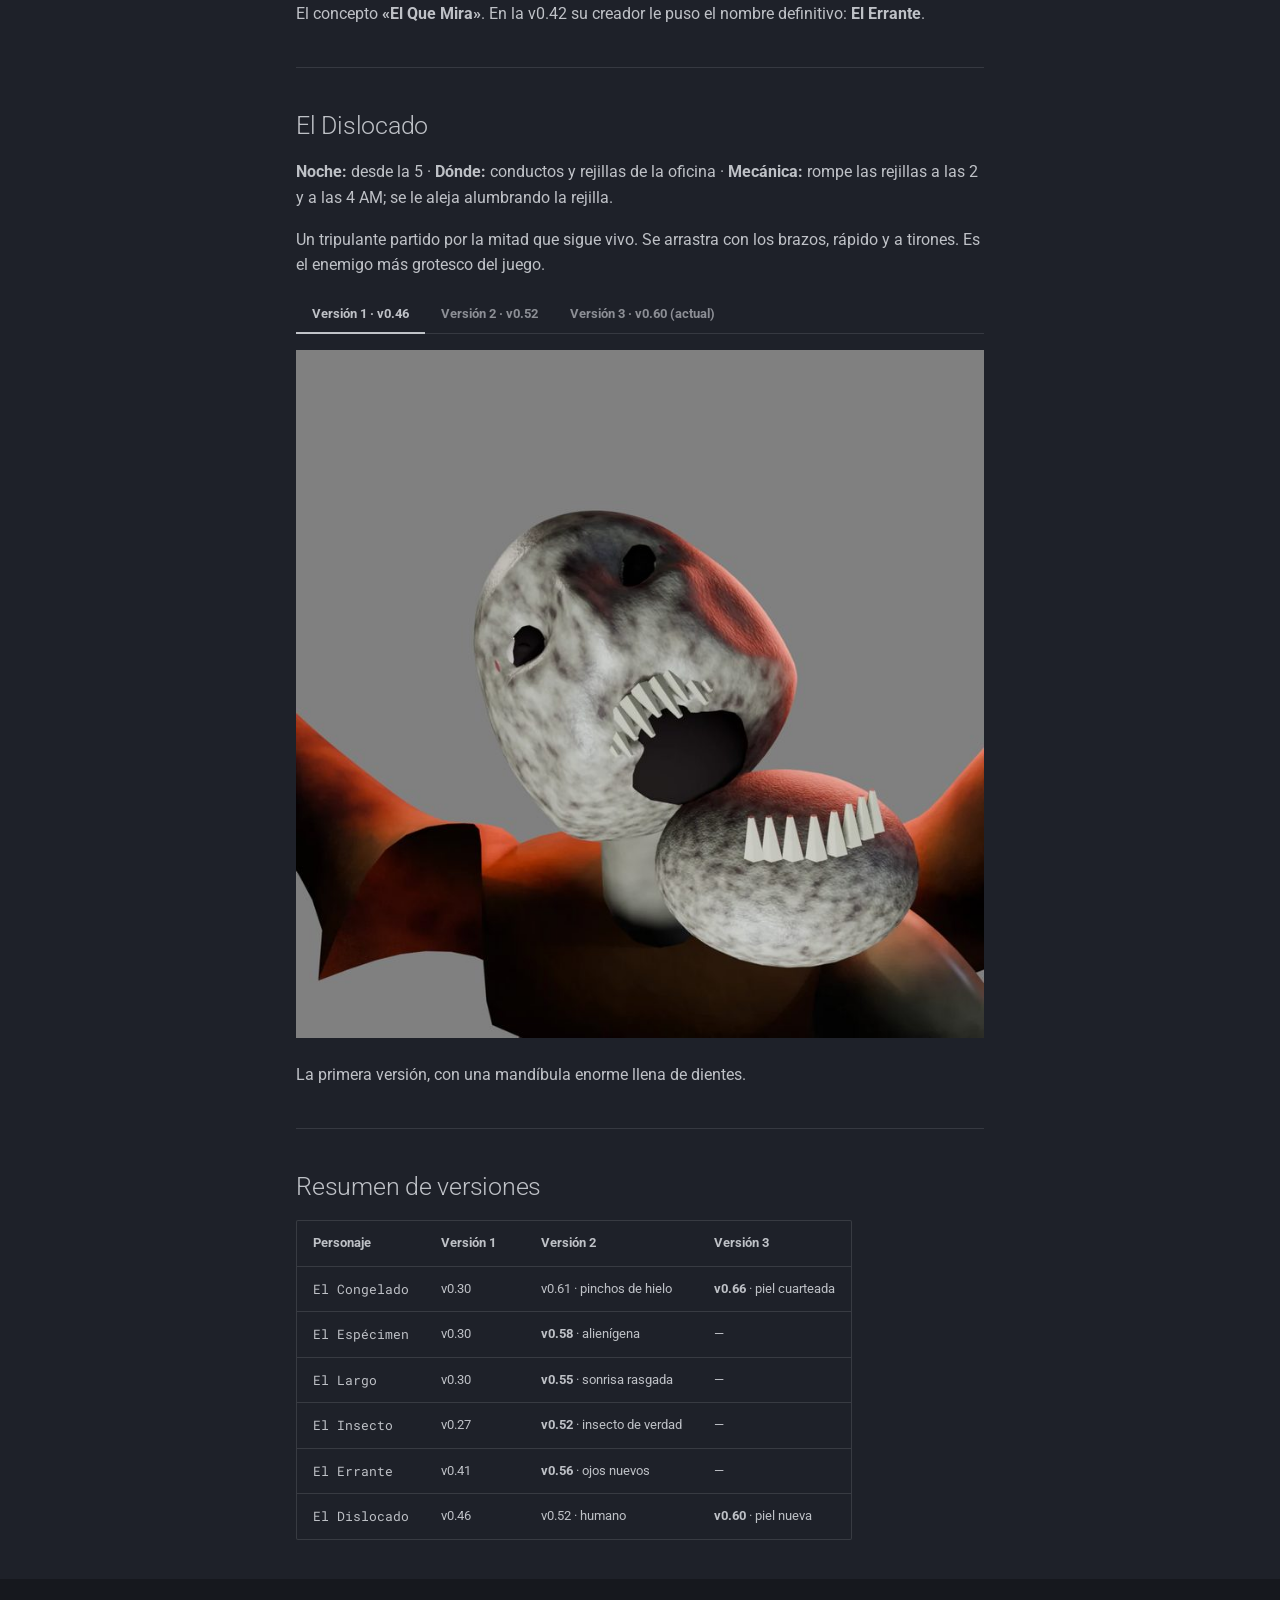
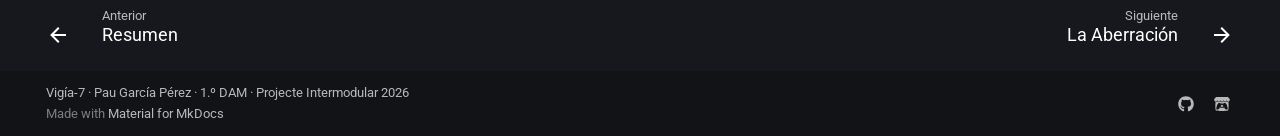
<file: personajes/enemigos/index.html>
<!doctype html>
<html lang="es" class="no-js">
  <head>
    
      <meta charset="utf-8">
      <meta name="viewport" content="width=device-width,initial-scale=1">
      
        <meta name="description" content="Documentación del fan game de terror Vigía-7 — historial de versiones, la oficina, las cámaras y los personajes.">
      
      
        <meta name="author" content="Pau García Pérez">
      
      
        <link rel="canonical" href="https://paugarciaperez071108-coder.github.io/vigia7-docs/personajes/enemigos/">
      
      
        <link rel="prev" href="../">
      
      
        <link rel="next" href="../aberracion/">
      
      
        
      
      
      <link rel="icon" href="../../img/logo.svg">
      <meta name="generator" content="mkdocs-1.6.1, mkdocs-material-9.8.0">
    
    
      
        <title>Los enemigos - Vigía-7 · Documentación</title>
      
    
    
      <link rel="stylesheet" href="../../assets/stylesheets/main.57a0d79d.min.css">
      
        
        <link rel="stylesheet" href="../../assets/stylesheets/palette.fb2fffe2.min.css">
      
      


    
    
      
    
    
      
        
        
        <link rel="preconnect" href="https://fonts.gstatic.com" crossorigin>
        <link rel="stylesheet" href="https://fonts.googleapis.com/css?family=Roboto:300,300i,400,400i,700,700i%7CRoboto+Mono:400,400i,700,700i&display=fallback">
        <style>:root{--md-text-font:"Roboto";--md-code-font:"Roboto Mono"}</style>
      
    
    
      <link rel="stylesheet" href="../../css/extra.css">
    
    <script>__md_scope=new URL("../..",location),__md_hash=e=>[...e].reduce(((e,_)=>(e<<5)-e+_.charCodeAt(0)),0),__md_get=(e,_=localStorage,t=__md_scope)=>JSON.parse(_.getItem(t.pathname+"."+e)),__md_set=(e,_,t=localStorage,a=__md_scope)=>{try{t.setItem(a.pathname+"."+e,JSON.stringify(_))}catch(e){}}</script>
    
      

    
    
  </head>
  
  
    
    
      
    
    
    
    
    <body dir="ltr" data-md-color-scheme="slate" data-md-color-primary="black" data-md-color-accent="red">
  
    
    <input class="md-toggle" data-md-toggle="drawer" type="checkbox" id="__drawer" autocomplete="off">
    <input class="md-toggle" data-md-toggle="search" type="checkbox" id="__search" autocomplete="off">
    <label class="md-overlay" for="__drawer"></label>
    <div data-md-component="skip">
      
        
        <a href="#los-enemigos" class="md-skip">
          Saltar a contenido
        </a>
      
    </div>
    <div data-md-component="announce">
      
    </div>
    
    
      

<header class="md-header" data-md-component="header">
  <nav class="md-header__inner md-grid" aria-label="Cabecera">
    <a href="../.." title="Vigía-7 · Documentación" class="md-header__button md-logo" aria-label="Vigía-7 · Documentación" data-md-component="logo">
      
  <img src="../../img/logo.svg" alt="logo">

    </a>
    <label class="md-header__button md-icon" for="__drawer">
      
      <svg xmlns="http://www.w3.org/2000/svg" viewBox="0 0 24 24"><path d="M3 6h18v2H3zm0 5h18v2H3zm0 5h18v2H3z"/></svg>
    </label>
    <div class="md-header__title" data-md-component="header-title">
      <div class="md-header__ellipsis">
        <div class="md-header__topic">
          <span class="md-ellipsis">
            Vigía-7 · Documentación
          </span>
        </div>
        <div class="md-header__topic" data-md-component="header-topic">
          <span class="md-ellipsis">
            
              Los enemigos
            
          </span>
        </div>
      </div>
    </div>
    
      
        <form class="md-header__option" data-md-component="palette">
  
    
    
    
    <input class="md-option" data-md-color-media="" data-md-color-scheme="slate" data-md-color-primary="black" data-md-color-accent="red"  aria-label="Cambiar a modo claro"  type="radio" name="__palette" id="__palette_0">
    
      <label class="md-header__button md-icon" title="Cambiar a modo claro" for="__palette_1" hidden>
        <svg xmlns="http://www.w3.org/2000/svg" viewBox="0 0 24 24"><path d="m17.75 4.09-2.53 1.94.91 3.06-2.63-1.81-2.63 1.81.91-3.06-2.53-1.94L12.44 4l1.06-3 1.06 3zm3.5 6.91-1.64 1.25.59 1.98-1.7-1.17-1.7 1.17.59-1.98L15.75 11l2.06-.05L18.5 9l.69 1.95zm-2.28 4.95c.83-.08 1.72 1.1 1.19 1.85-.32.45-.66.87-1.08 1.27C15.17 23 8.84 23 4.94 19.07c-3.91-3.9-3.91-10.24 0-14.14.4-.4.82-.76 1.27-1.08.75-.53 1.93.36 1.85 1.19-.27 2.86.69 5.83 2.89 8.02a9.96 9.96 0 0 0 8.02 2.89m-1.64 2.02a12.08 12.08 0 0 1-7.8-3.47c-2.17-2.19-3.33-5-3.49-7.82-2.81 3.14-2.7 7.96.31 10.98 3.02 3.01 7.84 3.12 10.98.31"/></svg>
      </label>
    
  
    
    
    
    <input class="md-option" data-md-color-media="" data-md-color-scheme="default" data-md-color-primary="blue-grey" data-md-color-accent="red"  aria-label="Cambiar a modo oscuro"  type="radio" name="__palette" id="__palette_1">
    
      <label class="md-header__button md-icon" title="Cambiar a modo oscuro" for="__palette_0" hidden>
        <svg xmlns="http://www.w3.org/2000/svg" viewBox="0 0 24 24"><path d="M12 7a5 5 0 0 1 5 5 5 5 0 0 1-5 5 5 5 0 0 1-5-5 5 5 0 0 1 5-5m0 2a3 3 0 0 0-3 3 3 3 0 0 0 3 3 3 3 0 0 0 3-3 3 3 0 0 0-3-3m0-7 2.39 3.42C13.65 5.15 12.84 5 12 5s-1.65.15-2.39.42zM3.34 7l4.16-.35A7.2 7.2 0 0 0 5.94 8.5c-.44.74-.69 1.5-.83 2.29zm.02 10 1.76-3.77a7.131 7.131 0 0 0 2.38 4.14zM20.65 7l-1.77 3.79a7.02 7.02 0 0 0-2.38-4.15zm-.01 10-4.14.36c.59-.51 1.12-1.14 1.54-1.86.42-.73.69-1.5.83-2.29zM12 22l-2.41-3.44c.74.27 1.55.44 2.41.44.82 0 1.63-.17 2.37-.44z"/></svg>
      </label>
    
  
</form>
      
    
    
      <script>var palette=__md_get("__palette");if(palette&&palette.color){if("(prefers-color-scheme)"===palette.color.media){var media=matchMedia("(prefers-color-scheme: light)"),input=document.querySelector(media.matches?"[data-md-color-media='(prefers-color-scheme: light)']":"[data-md-color-media='(prefers-color-scheme: dark)']");palette.color.media=input.getAttribute("data-md-color-media"),palette.color.scheme=input.getAttribute("data-md-color-scheme"),palette.color.primary=input.getAttribute("data-md-color-primary"),palette.color.accent=input.getAttribute("data-md-color-accent")}for(var[key,value]of Object.entries(palette.color))document.body.setAttribute("data-md-color-"+key,value)}</script>
    
    
    
      
      
        <label class="md-header__button md-icon" for="__search">
          
          <svg xmlns="http://www.w3.org/2000/svg" viewBox="0 0 24 24"><path d="M9.5 3A6.5 6.5 0 0 1 16 9.5c0 1.61-.59 3.09-1.56 4.23l.27.27h.79l5 5-1.5 1.5-5-5v-.79l-.27-.27A6.52 6.52 0 0 1 9.5 16 6.5 6.5 0 0 1 3 9.5 6.5 6.5 0 0 1 9.5 3m0 2C7 5 5 7 5 9.5S7 14 9.5 14 14 12 14 9.5 12 5 9.5 5"/></svg>
        </label>
        <div class="md-search" data-md-component="search" role="dialog">
  <label class="md-search__overlay" for="__search"></label>
  <div class="md-search__inner" role="search">
    <form class="md-search__form" name="search">
      <input type="text" class="md-search__input" name="query" aria-label="Búsqueda" placeholder="Búsqueda" autocapitalize="off" autocorrect="off" autocomplete="off" spellcheck="false" data-md-component="search-query" required>
      <label class="md-search__icon md-icon" for="__search">
        
        <svg xmlns="http://www.w3.org/2000/svg" viewBox="0 0 24 24"><path d="M9.5 3A6.5 6.5 0 0 1 16 9.5c0 1.61-.59 3.09-1.56 4.23l.27.27h.79l5 5-1.5 1.5-5-5v-.79l-.27-.27A6.52 6.52 0 0 1 9.5 16 6.5 6.5 0 0 1 3 9.5 6.5 6.5 0 0 1 9.5 3m0 2C7 5 5 7 5 9.5S7 14 9.5 14 14 12 14 9.5 12 5 9.5 5"/></svg>
        
        <svg xmlns="http://www.w3.org/2000/svg" viewBox="0 0 24 24"><path d="M20 11v2H8l5.5 5.5-1.42 1.42L4.16 12l7.92-7.92L13.5 5.5 8 11z"/></svg>
      </label>
      <nav class="md-search__options" aria-label="Buscar">
        
        <button type="reset" class="md-search__icon md-icon" title="Limpiar" aria-label="Limpiar" tabindex="-1">
          
          <svg xmlns="http://www.w3.org/2000/svg" viewBox="0 0 24 24"><path d="M19 6.41 17.59 5 12 10.59 6.41 5 5 6.41 10.59 12 5 17.59 6.41 19 12 13.41 17.59 19 19 17.59 13.41 12z"/></svg>
        </button>
      </nav>
      
        <div class="md-search__suggest" data-md-component="search-suggest"></div>
      
    </form>
    <div class="md-search__output">
      <div class="md-search__scrollwrap" tabindex="0" data-md-scrollfix>
        <div class="md-search-result" data-md-component="search-result">
          <div class="md-search-result__meta">
            Inicializando búsqueda
          </div>
          <ol class="md-search-result__list" role="presentation"></ol>
        </div>
      </div>
    </div>
  </div>
</div>
      
    
    
      <div class="md-header__source">
        <a href="https://github.com/paugarciaperez071108-coder/vigia7-docs" title="Ir al repositorio" class="md-source" data-md-component="source">
  <div class="md-source__icon md-icon">
    
    <svg xmlns="http://www.w3.org/2000/svg" viewBox="0 0 512 512"><!--! Font Awesome Free 7.1.0 by @fontawesome - https://fontawesome.com License - https://fontawesome.com/license/free (Icons: CC BY 4.0, Fonts: SIL OFL 1.1, Code: MIT License) Copyright 2025 Fonticons, Inc.--><path d="M173.9 397.4c0 2-2.3 3.6-5.2 3.6-3.3.3-5.6-1.3-5.6-3.6 0-2 2.3-3.6 5.2-3.6 3-.3 5.6 1.3 5.6 3.6m-31.1-4.5c-.7 2 1.3 4.3 4.3 4.9 2.6 1 5.6 0 6.2-2s-1.3-4.3-4.3-5.2c-2.6-.7-5.5.3-6.2 2.3m44.2-1.7c-2.9.7-4.9 2.6-4.6 4.9.3 2 2.9 3.3 5.9 2.6 2.9-.7 4.9-2.6 4.6-4.6-.3-1.9-3-3.2-5.9-2.9M252.8 8C114.1 8 8 113.3 8 252c0 110.9 69.8 205.8 169.5 239.2 12.8 2.3 17.3-5.6 17.3-12.1 0-6.2-.3-40.4-.3-61.4 0 0-70 15-84.7-29.8 0 0-11.4-29.1-27.8-36.6 0 0-22.9-15.7 1.6-15.4 0 0 24.9 2 38.6 25.8 21.9 38.6 58.6 27.5 72.9 20.9 2.3-16 8.8-27.1 16-33.7-55.9-6.2-112.3-14.3-112.3-110.5 0-27.5 7.6-41.3 23.6-58.9-2.6-6.5-11.1-33.3 2.6-67.9 20.9-6.5 69 27 69 27 20-5.6 41.5-8.5 62.8-8.5s42.8 2.9 62.8 8.5c0 0 48.1-33.6 69-27 13.7 34.7 5.2 61.4 2.6 67.9 16 17.7 25.8 31.5 25.8 58.9 0 96.5-58.9 104.2-114.8 110.5 9.2 7.9 17 22.9 17 46.4 0 33.7-.3 75.4-.3 83.6 0 6.5 4.6 14.4 17.3 12.1C436.2 457.8 504 362.9 504 252 504 113.3 391.5 8 252.8 8M105.2 352.9c-1.3 1-1 3.3.7 5.2 1.6 1.6 3.9 2.3 5.2 1 1.3-1 1-3.3-.7-5.2-1.6-1.6-3.9-2.3-5.2-1m-10.8-8.1c-.7 1.3.3 2.9 2.3 3.9 1.6 1 3.6.7 4.3-.7.7-1.3-.3-2.9-2.3-3.9-2-.6-3.6-.3-4.3.7m32.4 35.6c-1.6 1.3-1 4.3 1.3 6.2 2.3 2.3 5.2 2.6 6.5 1 1.3-1.3.7-4.3-1.3-6.2-2.2-2.3-5.2-2.6-6.5-1m-11.4-14.7c-1.6 1-1.6 3.6 0 5.9s4.3 3.3 5.6 2.3c1.6-1.3 1.6-3.9 0-6.2-1.4-2.3-4-3.3-5.6-2"/></svg>
  </div>
  <div class="md-source__repository">
    vigia7-docs
  </div>
</a>
      </div>
    
  </nav>
  
</header>
    
    <div class="md-container" data-md-component="container">
      
      
        
          
            
<nav class="md-tabs" aria-label="Pestañas" data-md-component="tabs">
  <div class="md-grid">
    <ul class="md-tabs__list">
      
        
  
  
  
  
    <li class="md-tabs__item">
      <a href="../.." class="md-tabs__link">
        
  
  
    
  
  Inicio

      </a>
    </li>
  

      
        
  
  
  
  
    
    
      <li class="md-tabs__item">
        <a href="../../historial/" class="md-tabs__link">
          
  
  
    
  
  Historial de versiones

        </a>
      </li>
    
  

      
        
  
  
  
  
    
    
      <li class="md-tabs__item">
        <a href="../../nave/oficina/" class="md-tabs__link">
          
  
  
    
  
  La nave

        </a>
      </li>
    
  

      
        
  
  
  
    
  
  
    
    
      <li class="md-tabs__item md-tabs__item--active">
        <a href="../" class="md-tabs__link">
          
  
  
    
  
  Personajes

        </a>
      </li>
    
  

      
        
  
  
  
  
    <li class="md-tabs__item">
      <a href="../../acerca/" class="md-tabs__link">
        
  
  
    
  
  Sobre esta web

      </a>
    </li>
  

      
    </ul>
  </div>
</nav>
          
        
      
      <main class="md-main" data-md-component="main">
        <div class="md-main__inner md-grid">
          
            
              
              <div class="md-sidebar md-sidebar--primary" data-md-component="sidebar" data-md-type="navigation" >
                <div class="md-sidebar__scrollwrap">
                  <div class="md-sidebar__inner">
                    


  


<nav class="md-nav md-nav--primary md-nav--lifted" aria-label="Navegación" data-md-level="0">
  <label class="md-nav__title" for="__drawer">
    <a href="../.." title="Vigía-7 · Documentación" class="md-nav__button md-logo" aria-label="Vigía-7 · Documentación" data-md-component="logo">
      
  <img src="../../img/logo.svg" alt="logo">

    </a>
    Vigía-7 · Documentación
  </label>
  
    <div class="md-nav__source">
      <a href="https://github.com/paugarciaperez071108-coder/vigia7-docs" title="Ir al repositorio" class="md-source" data-md-component="source">
  <div class="md-source__icon md-icon">
    
    <svg xmlns="http://www.w3.org/2000/svg" viewBox="0 0 512 512"><!--! Font Awesome Free 7.1.0 by @fontawesome - https://fontawesome.com License - https://fontawesome.com/license/free (Icons: CC BY 4.0, Fonts: SIL OFL 1.1, Code: MIT License) Copyright 2025 Fonticons, Inc.--><path d="M173.9 397.4c0 2-2.3 3.6-5.2 3.6-3.3.3-5.6-1.3-5.6-3.6 0-2 2.3-3.6 5.2-3.6 3-.3 5.6 1.3 5.6 3.6m-31.1-4.5c-.7 2 1.3 4.3 4.3 4.9 2.6 1 5.6 0 6.2-2s-1.3-4.3-4.3-5.2c-2.6-.7-5.5.3-6.2 2.3m44.2-1.7c-2.9.7-4.9 2.6-4.6 4.9.3 2 2.9 3.3 5.9 2.6 2.9-.7 4.9-2.6 4.6-4.6-.3-1.9-3-3.2-5.9-2.9M252.8 8C114.1 8 8 113.3 8 252c0 110.9 69.8 205.8 169.5 239.2 12.8 2.3 17.3-5.6 17.3-12.1 0-6.2-.3-40.4-.3-61.4 0 0-70 15-84.7-29.8 0 0-11.4-29.1-27.8-36.6 0 0-22.9-15.7 1.6-15.4 0 0 24.9 2 38.6 25.8 21.9 38.6 58.6 27.5 72.9 20.9 2.3-16 8.8-27.1 16-33.7-55.9-6.2-112.3-14.3-112.3-110.5 0-27.5 7.6-41.3 23.6-58.9-2.6-6.5-11.1-33.3 2.6-67.9 20.9-6.5 69 27 69 27 20-5.6 41.5-8.5 62.8-8.5s42.8 2.9 62.8 8.5c0 0 48.1-33.6 69-27 13.7 34.7 5.2 61.4 2.6 67.9 16 17.7 25.8 31.5 25.8 58.9 0 96.5-58.9 104.2-114.8 110.5 9.2 7.9 17 22.9 17 46.4 0 33.7-.3 75.4-.3 83.6 0 6.5 4.6 14.4 17.3 12.1C436.2 457.8 504 362.9 504 252 504 113.3 391.5 8 252.8 8M105.2 352.9c-1.3 1-1 3.3.7 5.2 1.6 1.6 3.9 2.3 5.2 1 1.3-1 1-3.3-.7-5.2-1.6-1.6-3.9-2.3-5.2-1m-10.8-8.1c-.7 1.3.3 2.9 2.3 3.9 1.6 1 3.6.7 4.3-.7.7-1.3-.3-2.9-2.3-3.9-2-.6-3.6-.3-4.3.7m32.4 35.6c-1.6 1.3-1 4.3 1.3 6.2 2.3 2.3 5.2 2.6 6.5 1 1.3-1.3.7-4.3-1.3-6.2-2.2-2.3-5.2-2.6-6.5-1m-11.4-14.7c-1.6 1-1.6 3.6 0 5.9s4.3 3.3 5.6 2.3c1.6-1.3 1.6-3.9 0-6.2-1.4-2.3-4-3.3-5.6-2"/></svg>
  </div>
  <div class="md-source__repository">
    vigia7-docs
  </div>
</a>
    </div>
  
  <ul class="md-nav__list" data-md-scrollfix>
    
      
      
  
  
  
  
    <li class="md-nav__item">
      <a href="../.." class="md-nav__link">
        
  
  
  <span class="md-ellipsis">
    
  
    Inicio
  

    
  </span>
  
  

      </a>
    </li>
  

    
      
      
  
  
  
  
    
    
      
        
          
        
      
        
      
        
      
        
      
        
      
    
    
    
      
      
        
      
    
    
    <li class="md-nav__item md-nav__item--nested">
      
        
        
        <input class="md-nav__toggle md-toggle " type="checkbox" id="__nav_2" >
        
          
          <div class="md-nav__link md-nav__container">
            <a href="../../historial/" class="md-nav__link ">
              
  
  
  <span class="md-ellipsis">
    
  
    Historial de versiones
  

    
  </span>
  
  

            </a>
            
              
              <label class="md-nav__link " for="__nav_2" id="__nav_2_label" tabindex="0">
                <span class="md-nav__icon md-icon"></span>
              </label>
            
          </div>
        
        <nav class="md-nav" data-md-level="1" aria-labelledby="__nav_2_label" aria-expanded="false">
          <label class="md-nav__title" for="__nav_2">
            <span class="md-nav__icon md-icon"></span>
            
  
    Historial de versiones
  

          </label>
          <ul class="md-nav__list" data-md-scrollfix>
            
              
            
              
                
  
  
  
  
    <li class="md-nav__item">
      <a href="../../historial/v0-1-a-v0-30/" class="md-nav__link">
        
  
  
  <span class="md-ellipsis">
    
  
    v0.1 – v0.30 · Noches 1 y 2
  

    
  </span>
  
  

      </a>
    </li>
  

              
            
              
                
  
  
  
  
    <li class="md-nav__item">
      <a href="../../historial/v0-31-a-v0-60/" class="md-nav__link">
        
  
  
  <span class="md-ellipsis">
    
  
    v0.31 – v0.60 · Noches 3 a 5
  

    
  </span>
  
  

      </a>
    </li>
  

              
            
              
                
  
  
  
  
    <li class="md-nav__item">
      <a href="../../historial/v0-61-a-v0-99/" class="md-nav__link">
        
  
  
  <span class="md-ellipsis">
    
  
    v0.61 – v0.99 · Noches 6 y 7
  

    
  </span>
  
  

      </a>
    </li>
  

              
            
              
                
  
  
  
  
    <li class="md-nav__item">
      <a href="../../historial/v1-00-a-v1-38/" class="md-nav__link">
        
  
  
  <span class="md-ellipsis">
    
  
    v1.00 – v1.38 · El final
  

    
  </span>
  
  

      </a>
    </li>
  

              
            
          </ul>
        </nav>
      
    </li>
  

    
      
      
  
  
  
  
    
    
      
        
      
        
      
        
      
    
    
    
      
      
        
      
    
    
    <li class="md-nav__item md-nav__item--nested">
      
        
        
        <input class="md-nav__toggle md-toggle " type="checkbox" id="__nav_3" >
        
          
          <label class="md-nav__link" for="__nav_3" id="__nav_3_label" tabindex="0">
            
  
  
  <span class="md-ellipsis">
    
  
    La nave
  

    
  </span>
  
  

            <span class="md-nav__icon md-icon"></span>
          </label>
        
        <nav class="md-nav" data-md-level="1" aria-labelledby="__nav_3_label" aria-expanded="false">
          <label class="md-nav__title" for="__nav_3">
            <span class="md-nav__icon md-icon"></span>
            
  
    La nave
  

          </label>
          <ul class="md-nav__list" data-md-scrollfix>
            
              
                
  
  
  
  
    <li class="md-nav__item">
      <a href="../../nave/oficina/" class="md-nav__link">
        
  
  
  <span class="md-ellipsis">
    
  
    La oficina
  

    
  </span>
  
  

      </a>
    </li>
  

              
            
              
                
  
  
  
  
    <li class="md-nav__item">
      <a href="../../nave/camaras/" class="md-nav__link">
        
  
  
  <span class="md-ellipsis">
    
  
    Las cámaras
  

    
  </span>
  
  

      </a>
    </li>
  

              
            
              
                
  
  
  
  
    <li class="md-nav__item">
      <a href="../../nave/final/" class="md-nav__link">
        
  
  
  <span class="md-ellipsis">
    
  
    El final
  

    
  </span>
  
  

      </a>
    </li>
  

              
            
          </ul>
        </nav>
      
    </li>
  

    
      
      
  
  
    
  
  
  
    
    
      
        
          
        
      
        
      
        
      
        
      
    
    
    
      
        
        
      
      
        
      
    
    
    <li class="md-nav__item md-nav__item--active md-nav__item--section md-nav__item--nested">
      
        
        
        <input class="md-nav__toggle md-toggle " type="checkbox" id="__nav_4" checked>
        
          
          <div class="md-nav__link md-nav__container">
            <a href="../" class="md-nav__link ">
              
  
  
  <span class="md-ellipsis">
    
  
    Personajes
  

    
  </span>
  
  

            </a>
            
              
              <label class="md-nav__link " for="__nav_4" id="__nav_4_label" tabindex="">
                <span class="md-nav__icon md-icon"></span>
              </label>
            
          </div>
        
        <nav class="md-nav" data-md-level="1" aria-labelledby="__nav_4_label" aria-expanded="true">
          <label class="md-nav__title" for="__nav_4">
            <span class="md-nav__icon md-icon"></span>
            
  
    Personajes
  

          </label>
          <ul class="md-nav__list" data-md-scrollfix>
            
              
            
              
                
  
  
    
  
  
  
    <li class="md-nav__item md-nav__item--active">
      
      <input class="md-nav__toggle md-toggle" type="checkbox" id="__toc">
      
      
        
      
      
        <label class="md-nav__link md-nav__link--active" for="__toc">
          
  
  
  <span class="md-ellipsis">
    
  
    Los enemigos
  

    
  </span>
  
  

          <span class="md-nav__icon md-icon"></span>
        </label>
      
      <a href="./" class="md-nav__link md-nav__link--active">
        
  
  
  <span class="md-ellipsis">
    
  
    Los enemigos
  

    
  </span>
  
  

      </a>
      
        

<nav class="md-nav md-nav--secondary" aria-label="Tabla de contenidos">
  
  
  
    
  
  
    <label class="md-nav__title" for="__toc">
      <span class="md-nav__icon md-icon"></span>
      Tabla de contenidos
    </label>
    <ul class="md-nav__list" data-md-component="toc" data-md-scrollfix>
      
        <li class="md-nav__item">
  <a href="#el-congelado" class="md-nav__link">
    <span class="md-ellipsis">
      
        El Congelado
      
    </span>
  </a>
  
</li>
      
        <li class="md-nav__item">
  <a href="#el-especimen" class="md-nav__link">
    <span class="md-ellipsis">
      
        El Espécimen
      
    </span>
  </a>
  
</li>
      
        <li class="md-nav__item">
  <a href="#el-largo" class="md-nav__link">
    <span class="md-ellipsis">
      
        El Largo
      
    </span>
  </a>
  
</li>
      
        <li class="md-nav__item">
  <a href="#el-insecto" class="md-nav__link">
    <span class="md-ellipsis">
      
        El Insecto
      
    </span>
  </a>
  
</li>
      
        <li class="md-nav__item">
  <a href="#el-errante" class="md-nav__link">
    <span class="md-ellipsis">
      
        El Errante
      
    </span>
  </a>
  
</li>
      
        <li class="md-nav__item">
  <a href="#el-dislocado" class="md-nav__link">
    <span class="md-ellipsis">
      
        El Dislocado
      
    </span>
  </a>
  
</li>
      
        <li class="md-nav__item">
  <a href="#resumen-de-versiones" class="md-nav__link">
    <span class="md-ellipsis">
      
        Resumen de versiones
      
    </span>
  </a>
  
</li>
      
    </ul>
  
</nav>
      
    </li>
  

              
            
              
                
  
  
  
  
    <li class="md-nav__item">
      <a href="../aberracion/" class="md-nav__link">
        
  
  
  <span class="md-ellipsis">
    
  
    La Aberración
  

    
  </span>
  
  

      </a>
    </li>
  

              
            
              
                
  
  
  
  
    <li class="md-nav__item">
      <a href="../slaimi-y-humanos/" class="md-nav__link">
        
  
  
  <span class="md-ellipsis">
    
  
    Slaimi y los humanos
  

    
  </span>
  
  

      </a>
    </li>
  

              
            
          </ul>
        </nav>
      
    </li>
  

    
      
      
  
  
  
  
    <li class="md-nav__item">
      <a href="../../acerca/" class="md-nav__link">
        
  
  
  <span class="md-ellipsis">
    
  
    Sobre esta web
  

    
  </span>
  
  

      </a>
    </li>
  

    
  </ul>
</nav>
                  </div>
                </div>
              </div>
            
            
              
              <div class="md-sidebar md-sidebar--secondary" data-md-component="sidebar" data-md-type="toc" >
                <div class="md-sidebar__scrollwrap">
                  <div class="md-sidebar__inner">
                    

<nav class="md-nav md-nav--secondary" aria-label="Tabla de contenidos">
  
  
  
    
  
  
    <label class="md-nav__title" for="__toc">
      <span class="md-nav__icon md-icon"></span>
      Tabla de contenidos
    </label>
    <ul class="md-nav__list" data-md-component="toc" data-md-scrollfix>
      
        <li class="md-nav__item">
  <a href="#el-congelado" class="md-nav__link">
    <span class="md-ellipsis">
      
        El Congelado
      
    </span>
  </a>
  
</li>
      
        <li class="md-nav__item">
  <a href="#el-especimen" class="md-nav__link">
    <span class="md-ellipsis">
      
        El Espécimen
      
    </span>
  </a>
  
</li>
      
        <li class="md-nav__item">
  <a href="#el-largo" class="md-nav__link">
    <span class="md-ellipsis">
      
        El Largo
      
    </span>
  </a>
  
</li>
      
        <li class="md-nav__item">
  <a href="#el-insecto" class="md-nav__link">
    <span class="md-ellipsis">
      
        El Insecto
      
    </span>
  </a>
  
</li>
      
        <li class="md-nav__item">
  <a href="#el-errante" class="md-nav__link">
    <span class="md-ellipsis">
      
        El Errante
      
    </span>
  </a>
  
</li>
      
        <li class="md-nav__item">
  <a href="#el-dislocado" class="md-nav__link">
    <span class="md-ellipsis">
      
        El Dislocado
      
    </span>
  </a>
  
</li>
      
        <li class="md-nav__item">
  <a href="#resumen-de-versiones" class="md-nav__link">
    <span class="md-ellipsis">
      
        Resumen de versiones
      
    </span>
  </a>
  
</li>
      
    </ul>
  
</nav>
                  </div>
                </div>
              </div>
            
          
          
            <div class="md-content" data-md-component="content">
              
              <article class="md-content__inner md-typeset">
                
                  


  
  


<h1 id="los-enemigos">Los enemigos<a class="headerlink" href="#los-enemigos" title="Permanent link">&para;</a></h1>
<p>Cada criatura con su mecánica y <strong>todas sus versiones</strong>. Las primeras versiones en 3D (de la v0.27 a la v0.51) tenían casi todas una «cabeza de huevo» lisa; en la <strong>v0.52</strong> se rediseñaron todas a la vez y después cada una se pulió por separado.</p>
<div class="admonition warning">
<p class="admonition-title">Aviso</p>
<p>Las imágenes de las versiones actuales son fotogramas de los <strong>sustos</strong> (<em>jumpscares</em>) del juego.</p>
</div>
<hr />
<h2 id="el-congelado">El Congelado<a class="headerlink" href="#el-congelado" title="Permanent link">&para;</a></h2>
<p><strong>Noche:</strong> desde la 1 · <strong>Dónde:</strong> Criogenia (CAM 05) · <strong>Mecánica:</strong> mantener la temperatura que pide la cápsula.</p>
<p>Un tripulante que entró en criosueño durante el experimento y nunca terminó de despertarse. Su cuerpo sigue medio congelado y el calor le duele: por eso exige una temperatura concreta. Si no se la das, sale corriendo por las cámaras hasta tu compuerta.</p>
<div class="tabbed-set tabbed-alternate" data-tabs="1:3"><input checked="checked" id="__tabbed_1_1" name="__tabbed_1" type="radio" /><input id="__tabbed_1_2" name="__tabbed_1" type="radio" /><input id="__tabbed_1_3" name="__tabbed_1" type="radio" /><div class="tabbed-labels"><label for="__tabbed_1_1">Versión 1 · v0.30</label><label for="__tabbed_1_2">Versión 2 · v0.61</label><label for="__tabbed_1_3">Versión 3 · v0.66 (actual)</label></div>
<div class="tabbed-content">
<div class="tabbed-block">
<p><div class="versiones" markdown>
<img alt="El Congelado v1" src="../../img/personajes/congelado_v1.jpg" />
</div></p>
<p>Primer modelo en 3D, con la cara lisa de «huevo» y carámbanos colgando de la barbilla.</p>
</div>
<div class="tabbed-block">
<p><img alt="El Congelado v2" src="../../img/personajes/congelado_v2.jpg" /></p>
<p>La cabeza de la primera versión con <strong>pinchos de hielo</strong>. Se usó en todas sus apariciones de la v0.61 a la v0.65.</p>
</div>
<div class="tabbed-block">
<p><img alt="El Congelado v3" src="../../img/personajes/congelado_v3.jpg" /></p>
<p><strong>«El Congelado 10/10»</strong>, aprobado en la tercera hoja de modelo:</p>
<ul>
<li>piel azul oscura y <strong>cuarteada</strong>, con escarcha solo en los bordes de las grietas;</li>
<li>carámbanos en las cejas, la barbilla y las orejas, y córnea helada;</li>
<li>boca larga con los labios agrietados;</li>
<li>pulsera de paciente, jirones de la bata y tubos colgando de la espalda.</li>
</ul>
<p>Además corre por toda su ruta dejando un <strong>rastro de escarcha</strong> que se derrite en 90 s, y tiene <strong>3 variantes del salto</strong>.</p>
</div>
</div>
</div>
<hr />
<h2 id="el-especimen">El Espécimen<a class="headerlink" href="#el-especimen" title="Permanent link">&para;</a></h2>
<p><strong>Noche:</strong> desde la 1 · <strong>Dónde:</strong> detrás del muro de la CAM 02 · <strong>Mecánica:</strong> rompe el muro poco a poco y recorre una de dos rutas hasta una compuerta; hay que cerrarla cuando llega.</p>
<p>El experimento estrella del laboratorio, el que tenían emparedado.</p>
<div class="tabbed-set tabbed-alternate" data-tabs="2:2"><input checked="checked" id="__tabbed_2_1" name="__tabbed_2" type="radio" /><input id="__tabbed_2_2" name="__tabbed_2" type="radio" /><div class="tabbed-labels"><label for="__tabbed_2_1">Versión 1 · v0.30</label><label for="__tabbed_2_2">Versión 2 · v0.58 (actual)</label></div>
<div class="tabbed-content">
<div class="tabbed-block">
<p><div class="versiones" markdown>
<figure markdown>
<img alt="El Espécimen v1, cuerpo" src="../../img/personajes/especimen_v1.jpg" />
<figcaption>Cuerpo</figcaption>
</figure>
<figure markdown>
<img alt="El Espécimen v1, cara" src="../../img/personajes/especimen_v1_cara.jpg" />
<figcaption>Cara</figcaption>
</figure>
</div></p>
<p>Cuerpo esquelético, encorvado y con la cabeza alargada sobre un cuello muy fino.</p>
</div>
<div class="tabbed-block">
<p><div class="versiones" markdown>
<figure markdown>
<img alt="El Espécimen v2, susto" src="../../img/personajes/especimen_v2.jpg" />
<figcaption>Susto</figcaption>
</figure>
<figure markdown>
<img alt="El Espécimen v2, cuerpo" src="../../img/personajes/especimen_v2_cuerpo.jpg" />
<figcaption>Cuerpo</figcaption>
</figure>
</div></p>
<p><strong>Un alienígena mutado abierto en autopsia</strong>: cráneo largo con grapas, ojos negros, dientes de aguja y el pecho abierto con las costillas serradas.</p>
</div>
</div>
</div>
<hr />
<h2 id="el-largo">El Largo<a class="headerlink" href="#el-largo" title="Permanent link">&para;</a></h2>
<p><strong>Noche:</strong> en la 2.5 y desde la 3 · <strong>Dónde:</strong> salas, pasillo central y puertas · <strong>Mecánica:</strong> se guía <strong>por el sonido</strong>; los golpes metálicos en una sala vecina lo alejan.</p>
<p>Un sujeto de experimentos de crecimiento que no paró de crecer. Mide 3 metros, casi no ve y lo oye todo. Es el cazador principal de la nave.</p>
<div class="tabbed-set tabbed-alternate" data-tabs="3:2"><input checked="checked" id="__tabbed_3_1" name="__tabbed_3" type="radio" /><input id="__tabbed_3_2" name="__tabbed_3" type="radio" /><div class="tabbed-labels"><label for="__tabbed_3_1">Versión 1 · v0.30</label><label for="__tabbed_3_2">Versión 2 · v0.55 (actual)</label></div>
<div class="tabbed-content">
<div class="tabbed-block">
<p><div class="versiones" markdown>
<figure markdown>
<img alt="El Largo v1, cuerpo" src="../../img/personajes/largo_v1.jpg" />
<figcaption>Cuerpo</figcaption>
</figure>
<figure markdown>
<img alt="El Largo v1, cara" src="../../img/personajes/largo_v1_cara.jpg" />
<figcaption>Cara</figcaption>
</figure>
</div></p>
<p>Un maniquí alto y delgado con la cara de «huevo». El registro de cambios lo resume así: «parecía un duende».</p>
</div>
<div class="tabbed-block">
<p><div class="versiones" markdown>
<figure markdown>
<img alt="El Largo v2, susto" src="../../img/personajes/largo_v2.jpg" />
<figcaption>Susto</figcaption>
</figure>
<figure markdown>
<img alt="El Largo v2, cara" src="../../img/personajes/largo_v2_cara.jpg" />
<figcaption>Cara</figcaption>
</figure>
</div></p>
<ul>
<li>Mono de trabajo que se le ha quedado pequeño, <strong>reventado por las costuras</strong>.</li>
<li>Brazos con anatomía real: codo huesudo que nunca va recto y manos enormes.</li>
<li>Cara larga y demacrada, con los ojos hundidos y lechosos.</li>
<li>La sonrisa «rasgada»: dientes amarillos y comisuras cortadas hacia las orejas.</li>
</ul>
<p>En la <strong>v0.59</strong> aprendió a <strong>romper las cámaras a puñetazos</strong>.</p>
</div>
</div>
</div>
<hr />
<h2 id="el-insecto">El Insecto<a class="headerlink" href="#el-insecto" title="Permanent link">&para;</a></h2>
<p><strong>Noche:</strong> desde la 2 · <strong>Dónde:</strong> conductos de ventilación · <strong>Mecánica:</strong> se le ahuyenta con insecticida en V6 o V7.</p>
<p>El único experimento que no era humano: una plaga de laboratorio que creció. Al principio se llamaba «El Rastrero»; los dos personajes se unieron en uno solo el 21 de octubre.</p>
<div class="tabbed-set tabbed-alternate" data-tabs="4:2"><input checked="checked" id="__tabbed_4_1" name="__tabbed_4" type="radio" /><input id="__tabbed_4_2" name="__tabbed_4" type="radio" /><div class="tabbed-labels"><label for="__tabbed_4_1">Versión 1 · v0.27</label><label for="__tabbed_4_2">Versión 2 · v0.52 (actual)</label></div>
<div class="tabbed-content">
<div class="tabbed-block">
<p><img alt="El Insecto v1" src="../../img/personajes/insecto_v1.jpg" /></p>
<p>El <strong>primer enemigo modelado en 3D</strong> del juego: torso larguísimo pegado al suelo, extremidades finísimas y una cara pequeña y lisa con la boca abierta de par en par.</p>
</div>
<div class="tabbed-block">
<p><div class="versiones" markdown>
<figure markdown>
<img alt="El Insecto v2, susto" src="../../img/personajes/insecto_v2.jpg" />
<figcaption>Susto</figcaption>
</figure>
<figure markdown>
<img alt="El Insecto v2, cara" src="../../img/personajes/insecto_v2_cara.jpg" />
<figcaption>Cara</figcaption>
</figure>
</div></p>
<p>Conserva la cara con el <strong>anillo de dientes</strong>, pero con cuerpo de insecto de verdad: caparazón de anillos, seis patas altas, antenas larguísimas y cuatro mandíbulas.</p>
</div>
</div>
</div>
<hr />
<h2 id="el-errante">El Errante<a class="headerlink" href="#el-errante" title="Permanent link">&para;</a></h2>
<p><strong>Noche:</strong> se ve en la 4 (Ruta B) y está activo desde la 5 · <strong>Dónde:</strong> puertas y cámaras · <strong>Mecánica:</strong> si lo miras 7 segundos seguidos, <strong>apaga todas las cámaras</strong>.</p>
<p>La cosa a la que todo lo demás tiene miedo. No mata: rompe la mente. Lleva el uniforme y los ojos de alguien de la tripulación. Nunca se le ve moverse: solo cambia de sitio entre fotogramas.</p>
<div class="tabbed-set tabbed-alternate" data-tabs="5:2"><input checked="checked" id="__tabbed_5_1" name="__tabbed_5" type="radio" /><input id="__tabbed_5_2" name="__tabbed_5" type="radio" /><div class="tabbed-labels"><label for="__tabbed_5_1">Versión 1 · v0.41</label><label for="__tabbed_5_2">Versión 2 · v0.56 (actual)</label></div>
<div class="tabbed-content">
<div class="tabbed-block">
<p><img alt="El Errante v1" src="../../img/personajes/errante_v1.jpg" /></p>
<p>El concepto <strong>«El Que Mira»</strong>. En la v0.42 su creador le puso el nombre definitivo: <strong>El Errante</strong>.</p>
</div>
<div class="tabbed-block">
<p><img alt="El Errante v2" src="../../img/personajes/errante_v2.jpg" /></p>
<p>El mismo diseño, pero con <strong>ojos nuevos</strong>: abiertos, húmedos y vivos, con iris y pupila. Antes salían blancos.</p>
</div>
</div>
</div>
<hr />
<h2 id="el-dislocado">El Dislocado<a class="headerlink" href="#el-dislocado" title="Permanent link">&para;</a></h2>
<p><strong>Noche:</strong> desde la 5 · <strong>Dónde:</strong> conductos y rejillas de la oficina · <strong>Mecánica:</strong> rompe las rejillas a las 2 y a las 4 AM; se le aleja alumbrando la rejilla.</p>
<p>Un tripulante partido por la mitad que sigue vivo. Se arrastra con los brazos, rápido y a tirones. Es el enemigo más grotesco del juego.</p>
<div class="tabbed-set tabbed-alternate" data-tabs="6:3"><input checked="checked" id="__tabbed_6_1" name="__tabbed_6" type="radio" /><input id="__tabbed_6_2" name="__tabbed_6" type="radio" /><input id="__tabbed_6_3" name="__tabbed_6" type="radio" /><div class="tabbed-labels"><label for="__tabbed_6_1">Versión 1 · v0.46</label><label for="__tabbed_6_2">Versión 2 · v0.52</label><label for="__tabbed_6_3">Versión 3 · v0.60 (actual)</label></div>
<div class="tabbed-content">
<div class="tabbed-block">
<p><img alt="El Dislocado v1" src="../../img/personajes/dislocado_v1.jpg" /></p>
<p>La primera versión, con una mandíbula enorme llena de dientes.</p>
</div>
<div class="tabbed-block">
<p><img alt="El Dislocado v2" src="../../img/personajes/dislocado_v2.jpg" /></p>
<p>El rediseño lo vuelve <strong>humano</strong>: un técnico con la mandíbula desencajada y restos del uniforme.</p>
</div>
<div class="tabbed-block">
<p><img alt="El Dislocado v3" src="../../img/personajes/dislocado_v3.jpg" /></p>
<p><strong>Piel nueva</strong>, con poros, suciedad y brillo mojado. El diseño no cambia, pero el corte de la cintura se lee mucho mejor.</p>
</div>
</div>
</div>
<hr />
<h2 id="resumen-de-versiones">Resumen de versiones<a class="headerlink" href="#resumen-de-versiones" title="Permanent link">&para;</a></h2>
<table>
<thead>
<tr>
<th>Personaje</th>
<th>Versión 1</th>
<th>Versión 2</th>
<th>Versión 3</th>
</tr>
</thead>
<tbody>
<tr>
<td>El Congelado</td>
<td>v0.30</td>
<td>v0.61 · pinchos de hielo</td>
<td><strong>v0.66</strong> · piel cuarteada</td>
</tr>
<tr>
<td>El Espécimen</td>
<td>v0.30</td>
<td><strong>v0.58</strong> · alienígena</td>
<td>—</td>
</tr>
<tr>
<td>El Largo</td>
<td>v0.30</td>
<td><strong>v0.55</strong> · sonrisa rasgada</td>
<td>—</td>
</tr>
<tr>
<td>El Insecto</td>
<td>v0.27</td>
<td><strong>v0.52</strong> · insecto de verdad</td>
<td>—</td>
</tr>
<tr>
<td>El Errante</td>
<td>v0.41</td>
<td><strong>v0.56</strong> · ojos nuevos</td>
<td>—</td>
</tr>
<tr>
<td>El Dislocado</td>
<td>v0.46</td>
<td>v0.52 · humano</td>
<td><strong>v0.60</strong> · piel nueva</td>
</tr>
</tbody>
</table>












                
              </article>
            </div>
          
          
  <script>var tabs=__md_get("__tabs");if(Array.isArray(tabs))e:for(var set of document.querySelectorAll(".tabbed-set")){var labels=set.querySelector(".tabbed-labels");for(var tab of tabs)for(var label of labels.getElementsByTagName("label"))if(label.innerText.trim()===tab){var input=document.getElementById(label.htmlFor);input.checked=!0;continue e}}</script>

<script>var target=document.getElementById(location.hash.slice(1));target&&target.name&&(target.checked=target.name.startsWith("__tabbed_"))</script>
        </div>
        
          <button type="button" class="md-top md-icon" data-md-component="top" hidden>
  
  <svg xmlns="http://www.w3.org/2000/svg" viewBox="0 0 24 24"><path d="M13 20h-2V8l-5.5 5.5-1.42-1.42L12 4.16l7.92 7.92-1.42 1.42L13 8z"/></svg>
  Volver al principio
</button>
        
      </main>
      
        <footer class="md-footer">
  
    
      
      <nav class="md-footer__inner md-grid" aria-label="Pie" >
        
          
          <a href="../" class="md-footer__link md-footer__link--prev" aria-label="Anterior: Resumen">
            <div class="md-footer__button md-icon">
              
              <svg xmlns="http://www.w3.org/2000/svg" viewBox="0 0 24 24"><path d="M20 11v2H8l5.5 5.5-1.42 1.42L4.16 12l7.92-7.92L13.5 5.5 8 11z"/></svg>
            </div>
            <div class="md-footer__title">
              <span class="md-footer__direction">
                Anterior
              </span>
              <div class="md-ellipsis">
                Resumen
              </div>
            </div>
          </a>
        
        
          
          <a href="../aberracion/" class="md-footer__link md-footer__link--next" aria-label="Siguiente: La Aberración">
            <div class="md-footer__title">
              <span class="md-footer__direction">
                Siguiente
              </span>
              <div class="md-ellipsis">
                La Aberración
              </div>
            </div>
            <div class="md-footer__button md-icon">
              
              <svg xmlns="http://www.w3.org/2000/svg" viewBox="0 0 24 24"><path d="M4 11v2h12l-5.5 5.5 1.42 1.42L19.84 12l-7.92-7.92L10.5 5.5 16 11z"/></svg>
            </div>
          </a>
        
      </nav>
    
  
  <div class="md-footer-meta md-typeset">
    <div class="md-footer-meta__inner md-grid">
      <div class="md-copyright">
  
    <div class="md-copyright__highlight">
      Vigía-7 · Pau García Pérez · 1.º DAM · Projecte Intermodular 2026
    </div>
  
  
    Made with
    <a href="https://squidfunk.github.io/mkdocs-material/" target="_blank" rel="noopener">
      Material for MkDocs
    </a>
  
</div>
      
        
<div class="md-social">
  
    
    
    
    
    <a href="https://github.com/paugarciaperez071108-coder" target="_blank" rel="noopener" title="GitHub" class="md-social__link">
      <svg xmlns="http://www.w3.org/2000/svg" viewBox="0 0 512 512"><!--! Font Awesome Free 7.1.0 by @fontawesome - https://fontawesome.com License - https://fontawesome.com/license/free (Icons: CC BY 4.0, Fonts: SIL OFL 1.1, Code: MIT License) Copyright 2025 Fonticons, Inc.--><path d="M173.9 397.4c0 2-2.3 3.6-5.2 3.6-3.3.3-5.6-1.3-5.6-3.6 0-2 2.3-3.6 5.2-3.6 3-.3 5.6 1.3 5.6 3.6m-31.1-4.5c-.7 2 1.3 4.3 4.3 4.9 2.6 1 5.6 0 6.2-2s-1.3-4.3-4.3-5.2c-2.6-.7-5.5.3-6.2 2.3m44.2-1.7c-2.9.7-4.9 2.6-4.6 4.9.3 2 2.9 3.3 5.9 2.6 2.9-.7 4.9-2.6 4.6-4.6-.3-1.9-3-3.2-5.9-2.9M252.8 8C114.1 8 8 113.3 8 252c0 110.9 69.8 205.8 169.5 239.2 12.8 2.3 17.3-5.6 17.3-12.1 0-6.2-.3-40.4-.3-61.4 0 0-70 15-84.7-29.8 0 0-11.4-29.1-27.8-36.6 0 0-22.9-15.7 1.6-15.4 0 0 24.9 2 38.6 25.8 21.9 38.6 58.6 27.5 72.9 20.9 2.3-16 8.8-27.1 16-33.7-55.9-6.2-112.3-14.3-112.3-110.5 0-27.5 7.6-41.3 23.6-58.9-2.6-6.5-11.1-33.3 2.6-67.9 20.9-6.5 69 27 69 27 20-5.6 41.5-8.5 62.8-8.5s42.8 2.9 62.8 8.5c0 0 48.1-33.6 69-27 13.7 34.7 5.2 61.4 2.6 67.9 16 17.7 25.8 31.5 25.8 58.9 0 96.5-58.9 104.2-114.8 110.5 9.2 7.9 17 22.9 17 46.4 0 33.7-.3 75.4-.3 83.6 0 6.5 4.6 14.4 17.3 12.1C436.2 457.8 504 362.9 504 252 504 113.3 391.5 8 252.8 8M105.2 352.9c-1.3 1-1 3.3.7 5.2 1.6 1.6 3.9 2.3 5.2 1 1.3-1 1-3.3-.7-5.2-1.6-1.6-3.9-2.3-5.2-1m-10.8-8.1c-.7 1.3.3 2.9 2.3 3.9 1.6 1 3.6.7 4.3-.7.7-1.3-.3-2.9-2.3-3.9-2-.6-3.6-.3-4.3.7m32.4 35.6c-1.6 1.3-1 4.3 1.3 6.2 2.3 2.3 5.2 2.6 6.5 1 1.3-1.3.7-4.3-1.3-6.2-2.2-2.3-5.2-2.6-6.5-1m-11.4-14.7c-1.6 1-1.6 3.6 0 5.9s4.3 3.3 5.6 2.3c1.6-1.3 1.6-3.9 0-6.2-1.4-2.3-4-3.3-5.6-2"/></svg>
    </a>
  
    
    
    
    
    <a href="https://pawerestudios-coder.itch.io/vigia-7" target="_blank" rel="noopener" title="Vigía-7 en itch.io" class="md-social__link">
      <svg xmlns="http://www.w3.org/2000/svg" viewBox="0 0 512 512"><!--! Font Awesome Free 7.1.0 by @fontawesome - https://fontawesome.com License - https://fontawesome.com/license/free (Icons: CC BY 4.0, Fonts: SIL OFL 1.1, Code: MIT License) Copyright 2025 Fonticons, Inc.--><path d="M71.9 34.8C50.2 47.7 7.4 96.8 7 109.7V131c0 27.1 25.3 50.8 48.2 50.8 27.6 0 50.5-22.8 50.5-50 0 27.1 22.2 50 49.8 50s49-22.8 49-50c0 27.1 23.6 50 51.2 50h.5c27.6 0 51.2-22.8 51.2-50 0 27.1 21.5 50 49 50s49.8-22.8 49.8-50c0 27.1 23 50 50.5 50 23 0 48.3-23.8 48.3-50.8v-21.3c-.4-12.9-43.2-62.1-64.9-75-67.4-2.3-114.2-2.7-184-2.7s-165 1.1-184.2 2.8m132.3 134.4c-22 38.4-77.9 38.7-99.8.2-13.2 23.1-43.2 32.1-56 27.7-3.9 40.2-13.7 237.1 17.7 269.2 80 18.7 302.1 18.1 379.8 0 31.6-32.3 21.3-232 17.7-269.2-12.9 4.4-42.9-4.6-56-27.7-22 38.5-77.8 38.1-99.8-.2-7.1 12.5-23 28.9-51.8 28.9-10.4.3-20.8-2.2-29.9-7.3s-16.7-12.6-21.9-21.6M162.6 223c16.5 0 31.1 0 49.2 19.8 29.3-3 58.9-3 88.2 0 18.2-19.7 32.8-19.7 49.2-19.7 52.3 0 65.2 77.5 83.9 144.4 17.3 62.2-5.5 63.7-34 63.7-42.1-1.6-65.5-32.2-65.5-62.8-39.3 6.4-101.9 8.8-155.6 0 0 30.6-23.3 61.2-65.5 62.8-28.4-.1-51.2-1.6-33.9-63.7 18.7-67 31.6-144.4 83.9-144.4v-.1zm93.4 47.8s-44.4 40.8-52.4 55.2l29-1.2v25.3c0 1.5 21.3.2 23.3.2 11.6.5 23.3 1 23.3-.2v-25.3l29 1.2c-8-14.5-52.4-55.2-52.4-55.2h.1z"/></svg>
    </a>
  
</div>
      
    </div>
  </div>
</footer>
      
    </div>
    <div class="md-dialog" data-md-component="dialog">
      <div class="md-dialog__inner md-typeset"></div>
    </div>
    
    
    
      
      
      <script id="__config" type="application/json">{"annotate": null, "base": "../..", "features": ["navigation.tabs", "navigation.sections", "navigation.top", "navigation.footer", "navigation.indexes", "toc.follow", "search.highlight", "search.suggest", "content.code.copy", "content.tabs.link"], "search": "../../assets/javascripts/workers/search.a7633da7.min.js", "tags": null, "translations": {"clipboard.copied": "Copiado al portapapeles", "clipboard.copy": "Copiar al portapapeles", "search.result.more.one": "1 m\u00e1s en esta p\u00e1gina", "search.result.more.other": "# m\u00e1s en esta p\u00e1gina", "search.result.none": "No se encontraron documentos", "search.result.one": "1 documento encontrado", "search.result.other": "# documentos encontrados", "search.result.placeholder": "Teclee para comenzar b\u00fasqueda", "search.result.term.missing": "Falta", "select.version": "Seleccionar versi\u00f3n"}, "version": null}</script>
    
    
      <script src="../../assets/javascripts/bundle.c21346df.min.js"></script>
      
    
  </body>
</html>
</file>
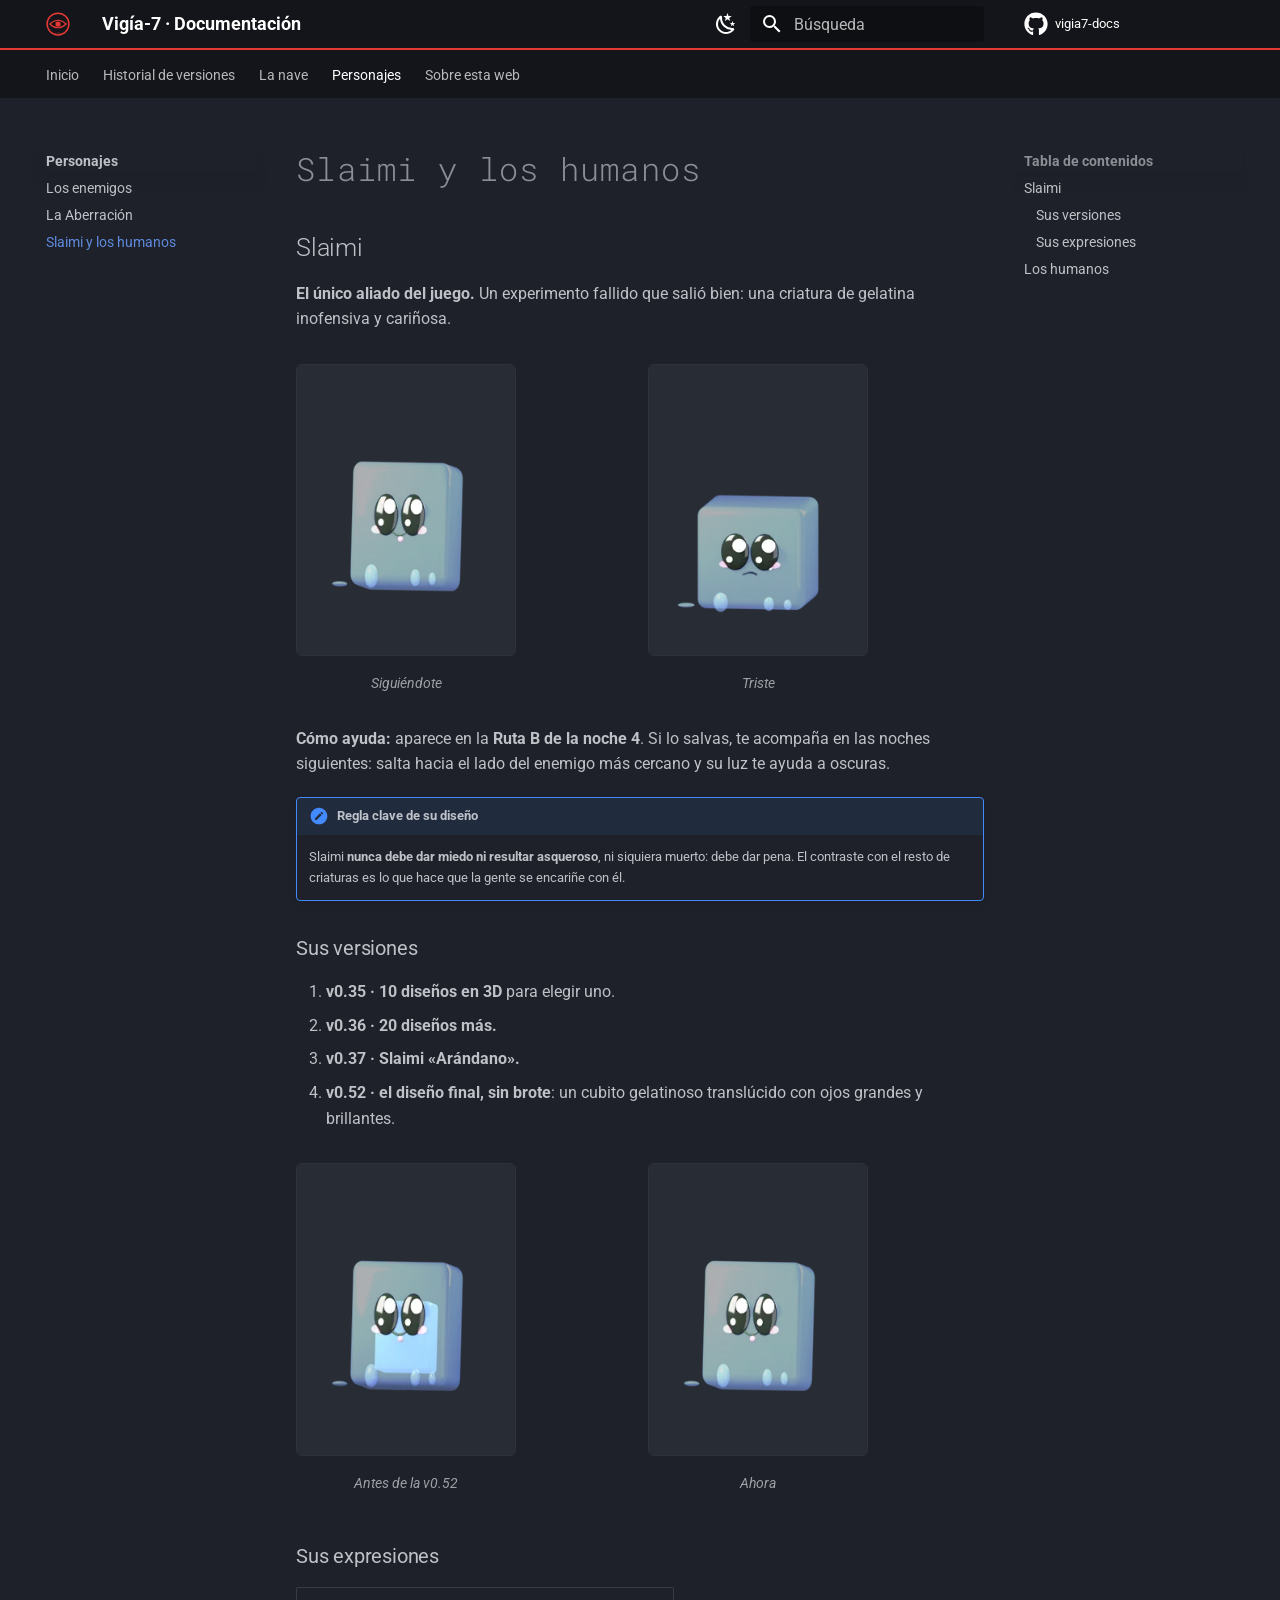
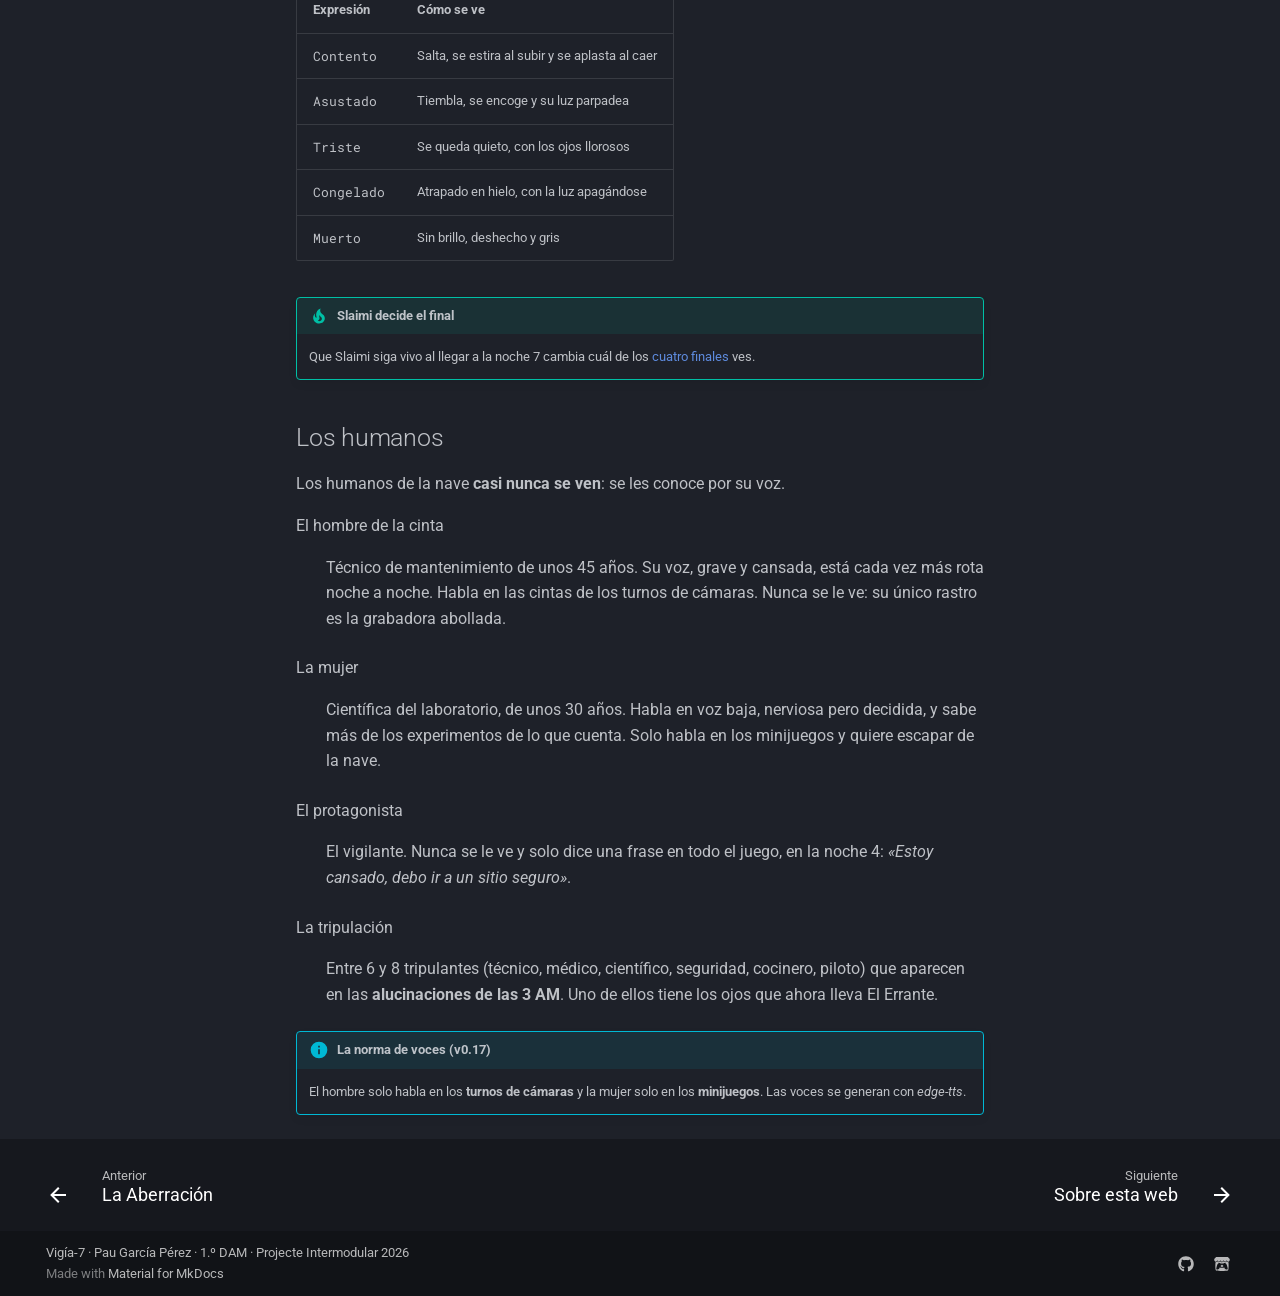
<file: personajes/slaimi-y-humanos/index.html>
<!doctype html>
<html lang="es" class="no-js">
  <head>
    
      <meta charset="utf-8">
      <meta name="viewport" content="width=device-width,initial-scale=1">
      
        <meta name="description" content="Documentación del fan game de terror Vigía-7 — historial de versiones, la oficina, las cámaras y los personajes.">
      
      
        <meta name="author" content="Pau García Pérez">
      
      
        <link rel="canonical" href="https://paugarciaperez071108-coder.github.io/vigia7-docs/personajes/slaimi-y-humanos/">
      
      
        <link rel="prev" href="../aberracion/">
      
      
        <link rel="next" href="../../acerca/">
      
      
        
      
      
      <link rel="icon" href="../../img/logo.svg">
      <meta name="generator" content="mkdocs-1.6.1, mkdocs-material-9.8.0">
    
    
      
        <title>Slaimi y los humanos - Vigía-7 · Documentación</title>
      
    
    
      <link rel="stylesheet" href="../../assets/stylesheets/main.57a0d79d.min.css">
      
        
        <link rel="stylesheet" href="../../assets/stylesheets/palette.fb2fffe2.min.css">
      
      


    
    
      
    
    
      
        
        
        <link rel="preconnect" href="https://fonts.gstatic.com" crossorigin>
        <link rel="stylesheet" href="https://fonts.googleapis.com/css?family=Roboto:300,300i,400,400i,700,700i%7CRoboto+Mono:400,400i,700,700i&display=fallback">
        <style>:root{--md-text-font:"Roboto";--md-code-font:"Roboto Mono"}</style>
      
    
    
      <link rel="stylesheet" href="../../css/extra.css">
    
    <script>__md_scope=new URL("../..",location),__md_hash=e=>[...e].reduce(((e,_)=>(e<<5)-e+_.charCodeAt(0)),0),__md_get=(e,_=localStorage,t=__md_scope)=>JSON.parse(_.getItem(t.pathname+"."+e)),__md_set=(e,_,t=localStorage,a=__md_scope)=>{try{t.setItem(a.pathname+"."+e,JSON.stringify(_))}catch(e){}}</script>
    
      

    
    
  </head>
  
  
    
    
      
    
    
    
    
    <body dir="ltr" data-md-color-scheme="slate" data-md-color-primary="black" data-md-color-accent="red">
  
    
    <input class="md-toggle" data-md-toggle="drawer" type="checkbox" id="__drawer" autocomplete="off">
    <input class="md-toggle" data-md-toggle="search" type="checkbox" id="__search" autocomplete="off">
    <label class="md-overlay" for="__drawer"></label>
    <div data-md-component="skip">
      
        
        <a href="#slaimi-y-los-humanos" class="md-skip">
          Saltar a contenido
        </a>
      
    </div>
    <div data-md-component="announce">
      
    </div>
    
    
      

<header class="md-header" data-md-component="header">
  <nav class="md-header__inner md-grid" aria-label="Cabecera">
    <a href="../.." title="Vigía-7 · Documentación" class="md-header__button md-logo" aria-label="Vigía-7 · Documentación" data-md-component="logo">
      
  <img src="../../img/logo.svg" alt="logo">

    </a>
    <label class="md-header__button md-icon" for="__drawer">
      
      <svg xmlns="http://www.w3.org/2000/svg" viewBox="0 0 24 24"><path d="M3 6h18v2H3zm0 5h18v2H3zm0 5h18v2H3z"/></svg>
    </label>
    <div class="md-header__title" data-md-component="header-title">
      <div class="md-header__ellipsis">
        <div class="md-header__topic">
          <span class="md-ellipsis">
            Vigía-7 · Documentación
          </span>
        </div>
        <div class="md-header__topic" data-md-component="header-topic">
          <span class="md-ellipsis">
            
              Slaimi y los humanos
            
          </span>
        </div>
      </div>
    </div>
    
      
        <form class="md-header__option" data-md-component="palette">
  
    
    
    
    <input class="md-option" data-md-color-media="" data-md-color-scheme="slate" data-md-color-primary="black" data-md-color-accent="red"  aria-label="Cambiar a modo claro"  type="radio" name="__palette" id="__palette_0">
    
      <label class="md-header__button md-icon" title="Cambiar a modo claro" for="__palette_1" hidden>
        <svg xmlns="http://www.w3.org/2000/svg" viewBox="0 0 24 24"><path d="m17.75 4.09-2.53 1.94.91 3.06-2.63-1.81-2.63 1.81.91-3.06-2.53-1.94L12.44 4l1.06-3 1.06 3zm3.5 6.91-1.64 1.25.59 1.98-1.7-1.17-1.7 1.17.59-1.98L15.75 11l2.06-.05L18.5 9l.69 1.95zm-2.28 4.95c.83-.08 1.72 1.1 1.19 1.85-.32.45-.66.87-1.08 1.27C15.17 23 8.84 23 4.94 19.07c-3.91-3.9-3.91-10.24 0-14.14.4-.4.82-.76 1.27-1.08.75-.53 1.93.36 1.85 1.19-.27 2.86.69 5.83 2.89 8.02a9.96 9.96 0 0 0 8.02 2.89m-1.64 2.02a12.08 12.08 0 0 1-7.8-3.47c-2.17-2.19-3.33-5-3.49-7.82-2.81 3.14-2.7 7.96.31 10.98 3.02 3.01 7.84 3.12 10.98.31"/></svg>
      </label>
    
  
    
    
    
    <input class="md-option" data-md-color-media="" data-md-color-scheme="default" data-md-color-primary="blue-grey" data-md-color-accent="red"  aria-label="Cambiar a modo oscuro"  type="radio" name="__palette" id="__palette_1">
    
      <label class="md-header__button md-icon" title="Cambiar a modo oscuro" for="__palette_0" hidden>
        <svg xmlns="http://www.w3.org/2000/svg" viewBox="0 0 24 24"><path d="M12 7a5 5 0 0 1 5 5 5 5 0 0 1-5 5 5 5 0 0 1-5-5 5 5 0 0 1 5-5m0 2a3 3 0 0 0-3 3 3 3 0 0 0 3 3 3 3 0 0 0 3-3 3 3 0 0 0-3-3m0-7 2.39 3.42C13.65 5.15 12.84 5 12 5s-1.65.15-2.39.42zM3.34 7l4.16-.35A7.2 7.2 0 0 0 5.94 8.5c-.44.74-.69 1.5-.83 2.29zm.02 10 1.76-3.77a7.131 7.131 0 0 0 2.38 4.14zM20.65 7l-1.77 3.79a7.02 7.02 0 0 0-2.38-4.15zm-.01 10-4.14.36c.59-.51 1.12-1.14 1.54-1.86.42-.73.69-1.5.83-2.29zM12 22l-2.41-3.44c.74.27 1.55.44 2.41.44.82 0 1.63-.17 2.37-.44z"/></svg>
      </label>
    
  
</form>
      
    
    
      <script>var palette=__md_get("__palette");if(palette&&palette.color){if("(prefers-color-scheme)"===palette.color.media){var media=matchMedia("(prefers-color-scheme: light)"),input=document.querySelector(media.matches?"[data-md-color-media='(prefers-color-scheme: light)']":"[data-md-color-media='(prefers-color-scheme: dark)']");palette.color.media=input.getAttribute("data-md-color-media"),palette.color.scheme=input.getAttribute("data-md-color-scheme"),palette.color.primary=input.getAttribute("data-md-color-primary"),palette.color.accent=input.getAttribute("data-md-color-accent")}for(var[key,value]of Object.entries(palette.color))document.body.setAttribute("data-md-color-"+key,value)}</script>
    
    
    
      
      
        <label class="md-header__button md-icon" for="__search">
          
          <svg xmlns="http://www.w3.org/2000/svg" viewBox="0 0 24 24"><path d="M9.5 3A6.5 6.5 0 0 1 16 9.5c0 1.61-.59 3.09-1.56 4.23l.27.27h.79l5 5-1.5 1.5-5-5v-.79l-.27-.27A6.52 6.52 0 0 1 9.5 16 6.5 6.5 0 0 1 3 9.5 6.5 6.5 0 0 1 9.5 3m0 2C7 5 5 7 5 9.5S7 14 9.5 14 14 12 14 9.5 12 5 9.5 5"/></svg>
        </label>
        <div class="md-search" data-md-component="search" role="dialog">
  <label class="md-search__overlay" for="__search"></label>
  <div class="md-search__inner" role="search">
    <form class="md-search__form" name="search">
      <input type="text" class="md-search__input" name="query" aria-label="Búsqueda" placeholder="Búsqueda" autocapitalize="off" autocorrect="off" autocomplete="off" spellcheck="false" data-md-component="search-query" required>
      <label class="md-search__icon md-icon" for="__search">
        
        <svg xmlns="http://www.w3.org/2000/svg" viewBox="0 0 24 24"><path d="M9.5 3A6.5 6.5 0 0 1 16 9.5c0 1.61-.59 3.09-1.56 4.23l.27.27h.79l5 5-1.5 1.5-5-5v-.79l-.27-.27A6.52 6.52 0 0 1 9.5 16 6.5 6.5 0 0 1 3 9.5 6.5 6.5 0 0 1 9.5 3m0 2C7 5 5 7 5 9.5S7 14 9.5 14 14 12 14 9.5 12 5 9.5 5"/></svg>
        
        <svg xmlns="http://www.w3.org/2000/svg" viewBox="0 0 24 24"><path d="M20 11v2H8l5.5 5.5-1.42 1.42L4.16 12l7.92-7.92L13.5 5.5 8 11z"/></svg>
      </label>
      <nav class="md-search__options" aria-label="Buscar">
        
        <button type="reset" class="md-search__icon md-icon" title="Limpiar" aria-label="Limpiar" tabindex="-1">
          
          <svg xmlns="http://www.w3.org/2000/svg" viewBox="0 0 24 24"><path d="M19 6.41 17.59 5 12 10.59 6.41 5 5 6.41 10.59 12 5 17.59 6.41 19 12 13.41 17.59 19 19 17.59 13.41 12z"/></svg>
        </button>
      </nav>
      
        <div class="md-search__suggest" data-md-component="search-suggest"></div>
      
    </form>
    <div class="md-search__output">
      <div class="md-search__scrollwrap" tabindex="0" data-md-scrollfix>
        <div class="md-search-result" data-md-component="search-result">
          <div class="md-search-result__meta">
            Inicializando búsqueda
          </div>
          <ol class="md-search-result__list" role="presentation"></ol>
        </div>
      </div>
    </div>
  </div>
</div>
      
    
    
      <div class="md-header__source">
        <a href="https://github.com/paugarciaperez071108-coder/vigia7-docs" title="Ir al repositorio" class="md-source" data-md-component="source">
  <div class="md-source__icon md-icon">
    
    <svg xmlns="http://www.w3.org/2000/svg" viewBox="0 0 512 512"><!--! Font Awesome Free 7.1.0 by @fontawesome - https://fontawesome.com License - https://fontawesome.com/license/free (Icons: CC BY 4.0, Fonts: SIL OFL 1.1, Code: MIT License) Copyright 2025 Fonticons, Inc.--><path d="M173.9 397.4c0 2-2.3 3.6-5.2 3.6-3.3.3-5.6-1.3-5.6-3.6 0-2 2.3-3.6 5.2-3.6 3-.3 5.6 1.3 5.6 3.6m-31.1-4.5c-.7 2 1.3 4.3 4.3 4.9 2.6 1 5.6 0 6.2-2s-1.3-4.3-4.3-5.2c-2.6-.7-5.5.3-6.2 2.3m44.2-1.7c-2.9.7-4.9 2.6-4.6 4.9.3 2 2.9 3.3 5.9 2.6 2.9-.7 4.9-2.6 4.6-4.6-.3-1.9-3-3.2-5.9-2.9M252.8 8C114.1 8 8 113.3 8 252c0 110.9 69.8 205.8 169.5 239.2 12.8 2.3 17.3-5.6 17.3-12.1 0-6.2-.3-40.4-.3-61.4 0 0-70 15-84.7-29.8 0 0-11.4-29.1-27.8-36.6 0 0-22.9-15.7 1.6-15.4 0 0 24.9 2 38.6 25.8 21.9 38.6 58.6 27.5 72.9 20.9 2.3-16 8.8-27.1 16-33.7-55.9-6.2-112.3-14.3-112.3-110.5 0-27.5 7.6-41.3 23.6-58.9-2.6-6.5-11.1-33.3 2.6-67.9 20.9-6.5 69 27 69 27 20-5.6 41.5-8.5 62.8-8.5s42.8 2.9 62.8 8.5c0 0 48.1-33.6 69-27 13.7 34.7 5.2 61.4 2.6 67.9 16 17.7 25.8 31.5 25.8 58.9 0 96.5-58.9 104.2-114.8 110.5 9.2 7.9 17 22.9 17 46.4 0 33.7-.3 75.4-.3 83.6 0 6.5 4.6 14.4 17.3 12.1C436.2 457.8 504 362.9 504 252 504 113.3 391.5 8 252.8 8M105.2 352.9c-1.3 1-1 3.3.7 5.2 1.6 1.6 3.9 2.3 5.2 1 1.3-1 1-3.3-.7-5.2-1.6-1.6-3.9-2.3-5.2-1m-10.8-8.1c-.7 1.3.3 2.9 2.3 3.9 1.6 1 3.6.7 4.3-.7.7-1.3-.3-2.9-2.3-3.9-2-.6-3.6-.3-4.3.7m32.4 35.6c-1.6 1.3-1 4.3 1.3 6.2 2.3 2.3 5.2 2.6 6.5 1 1.3-1.3.7-4.3-1.3-6.2-2.2-2.3-5.2-2.6-6.5-1m-11.4-14.7c-1.6 1-1.6 3.6 0 5.9s4.3 3.3 5.6 2.3c1.6-1.3 1.6-3.9 0-6.2-1.4-2.3-4-3.3-5.6-2"/></svg>
  </div>
  <div class="md-source__repository">
    vigia7-docs
  </div>
</a>
      </div>
    
  </nav>
  
</header>
    
    <div class="md-container" data-md-component="container">
      
      
        
          
            
<nav class="md-tabs" aria-label="Pestañas" data-md-component="tabs">
  <div class="md-grid">
    <ul class="md-tabs__list">
      
        
  
  
  
  
    <li class="md-tabs__item">
      <a href="../.." class="md-tabs__link">
        
  
  
    
  
  Inicio

      </a>
    </li>
  

      
        
  
  
  
  
    
    
      <li class="md-tabs__item">
        <a href="../../historial/" class="md-tabs__link">
          
  
  
    
  
  Historial de versiones

        </a>
      </li>
    
  

      
        
  
  
  
  
    
    
      <li class="md-tabs__item">
        <a href="../../nave/oficina/" class="md-tabs__link">
          
  
  
    
  
  La nave

        </a>
      </li>
    
  

      
        
  
  
  
    
  
  
    
    
      <li class="md-tabs__item md-tabs__item--active">
        <a href="../" class="md-tabs__link">
          
  
  
    
  
  Personajes

        </a>
      </li>
    
  

      
        
  
  
  
  
    <li class="md-tabs__item">
      <a href="../../acerca/" class="md-tabs__link">
        
  
  
    
  
  Sobre esta web

      </a>
    </li>
  

      
    </ul>
  </div>
</nav>
          
        
      
      <main class="md-main" data-md-component="main">
        <div class="md-main__inner md-grid">
          
            
              
              <div class="md-sidebar md-sidebar--primary" data-md-component="sidebar" data-md-type="navigation" >
                <div class="md-sidebar__scrollwrap">
                  <div class="md-sidebar__inner">
                    


  


<nav class="md-nav md-nav--primary md-nav--lifted" aria-label="Navegación" data-md-level="0">
  <label class="md-nav__title" for="__drawer">
    <a href="../.." title="Vigía-7 · Documentación" class="md-nav__button md-logo" aria-label="Vigía-7 · Documentación" data-md-component="logo">
      
  <img src="../../img/logo.svg" alt="logo">

    </a>
    Vigía-7 · Documentación
  </label>
  
    <div class="md-nav__source">
      <a href="https://github.com/paugarciaperez071108-coder/vigia7-docs" title="Ir al repositorio" class="md-source" data-md-component="source">
  <div class="md-source__icon md-icon">
    
    <svg xmlns="http://www.w3.org/2000/svg" viewBox="0 0 512 512"><!--! Font Awesome Free 7.1.0 by @fontawesome - https://fontawesome.com License - https://fontawesome.com/license/free (Icons: CC BY 4.0, Fonts: SIL OFL 1.1, Code: MIT License) Copyright 2025 Fonticons, Inc.--><path d="M173.9 397.4c0 2-2.3 3.6-5.2 3.6-3.3.3-5.6-1.3-5.6-3.6 0-2 2.3-3.6 5.2-3.6 3-.3 5.6 1.3 5.6 3.6m-31.1-4.5c-.7 2 1.3 4.3 4.3 4.9 2.6 1 5.6 0 6.2-2s-1.3-4.3-4.3-5.2c-2.6-.7-5.5.3-6.2 2.3m44.2-1.7c-2.9.7-4.9 2.6-4.6 4.9.3 2 2.9 3.3 5.9 2.6 2.9-.7 4.9-2.6 4.6-4.6-.3-1.9-3-3.2-5.9-2.9M252.8 8C114.1 8 8 113.3 8 252c0 110.9 69.8 205.8 169.5 239.2 12.8 2.3 17.3-5.6 17.3-12.1 0-6.2-.3-40.4-.3-61.4 0 0-70 15-84.7-29.8 0 0-11.4-29.1-27.8-36.6 0 0-22.9-15.7 1.6-15.4 0 0 24.9 2 38.6 25.8 21.9 38.6 58.6 27.5 72.9 20.9 2.3-16 8.8-27.1 16-33.7-55.9-6.2-112.3-14.3-112.3-110.5 0-27.5 7.6-41.3 23.6-58.9-2.6-6.5-11.1-33.3 2.6-67.9 20.9-6.5 69 27 69 27 20-5.6 41.5-8.5 62.8-8.5s42.8 2.9 62.8 8.5c0 0 48.1-33.6 69-27 13.7 34.7 5.2 61.4 2.6 67.9 16 17.7 25.8 31.5 25.8 58.9 0 96.5-58.9 104.2-114.8 110.5 9.2 7.9 17 22.9 17 46.4 0 33.7-.3 75.4-.3 83.6 0 6.5 4.6 14.4 17.3 12.1C436.2 457.8 504 362.9 504 252 504 113.3 391.5 8 252.8 8M105.2 352.9c-1.3 1-1 3.3.7 5.2 1.6 1.6 3.9 2.3 5.2 1 1.3-1 1-3.3-.7-5.2-1.6-1.6-3.9-2.3-5.2-1m-10.8-8.1c-.7 1.3.3 2.9 2.3 3.9 1.6 1 3.6.7 4.3-.7.7-1.3-.3-2.9-2.3-3.9-2-.6-3.6-.3-4.3.7m32.4 35.6c-1.6 1.3-1 4.3 1.3 6.2 2.3 2.3 5.2 2.6 6.5 1 1.3-1.3.7-4.3-1.3-6.2-2.2-2.3-5.2-2.6-6.5-1m-11.4-14.7c-1.6 1-1.6 3.6 0 5.9s4.3 3.3 5.6 2.3c1.6-1.3 1.6-3.9 0-6.2-1.4-2.3-4-3.3-5.6-2"/></svg>
  </div>
  <div class="md-source__repository">
    vigia7-docs
  </div>
</a>
    </div>
  
  <ul class="md-nav__list" data-md-scrollfix>
    
      
      
  
  
  
  
    <li class="md-nav__item">
      <a href="../.." class="md-nav__link">
        
  
  
  <span class="md-ellipsis">
    
  
    Inicio
  

    
  </span>
  
  

      </a>
    </li>
  

    
      
      
  
  
  
  
    
    
      
        
          
        
      
        
      
        
      
        
      
        
      
    
    
    
      
      
        
      
    
    
    <li class="md-nav__item md-nav__item--nested">
      
        
        
        <input class="md-nav__toggle md-toggle " type="checkbox" id="__nav_2" >
        
          
          <div class="md-nav__link md-nav__container">
            <a href="../../historial/" class="md-nav__link ">
              
  
  
  <span class="md-ellipsis">
    
  
    Historial de versiones
  

    
  </span>
  
  

            </a>
            
              
              <label class="md-nav__link " for="__nav_2" id="__nav_2_label" tabindex="0">
                <span class="md-nav__icon md-icon"></span>
              </label>
            
          </div>
        
        <nav class="md-nav" data-md-level="1" aria-labelledby="__nav_2_label" aria-expanded="false">
          <label class="md-nav__title" for="__nav_2">
            <span class="md-nav__icon md-icon"></span>
            
  
    Historial de versiones
  

          </label>
          <ul class="md-nav__list" data-md-scrollfix>
            
              
            
              
                
  
  
  
  
    <li class="md-nav__item">
      <a href="../../historial/v0-1-a-v0-30/" class="md-nav__link">
        
  
  
  <span class="md-ellipsis">
    
  
    v0.1 – v0.30 · Noches 1 y 2
  

    
  </span>
  
  

      </a>
    </li>
  

              
            
              
                
  
  
  
  
    <li class="md-nav__item">
      <a href="../../historial/v0-31-a-v0-60/" class="md-nav__link">
        
  
  
  <span class="md-ellipsis">
    
  
    v0.31 – v0.60 · Noches 3 a 5
  

    
  </span>
  
  

      </a>
    </li>
  

              
            
              
                
  
  
  
  
    <li class="md-nav__item">
      <a href="../../historial/v0-61-a-v0-99/" class="md-nav__link">
        
  
  
  <span class="md-ellipsis">
    
  
    v0.61 – v0.99 · Noches 6 y 7
  

    
  </span>
  
  

      </a>
    </li>
  

              
            
              
                
  
  
  
  
    <li class="md-nav__item">
      <a href="../../historial/v1-00-a-v1-38/" class="md-nav__link">
        
  
  
  <span class="md-ellipsis">
    
  
    v1.00 – v1.38 · El final
  

    
  </span>
  
  

      </a>
    </li>
  

              
            
          </ul>
        </nav>
      
    </li>
  

    
      
      
  
  
  
  
    
    
      
        
      
        
      
        
      
    
    
    
      
      
        
      
    
    
    <li class="md-nav__item md-nav__item--nested">
      
        
        
        <input class="md-nav__toggle md-toggle " type="checkbox" id="__nav_3" >
        
          
          <label class="md-nav__link" for="__nav_3" id="__nav_3_label" tabindex="0">
            
  
  
  <span class="md-ellipsis">
    
  
    La nave
  

    
  </span>
  
  

            <span class="md-nav__icon md-icon"></span>
          </label>
        
        <nav class="md-nav" data-md-level="1" aria-labelledby="__nav_3_label" aria-expanded="false">
          <label class="md-nav__title" for="__nav_3">
            <span class="md-nav__icon md-icon"></span>
            
  
    La nave
  

          </label>
          <ul class="md-nav__list" data-md-scrollfix>
            
              
                
  
  
  
  
    <li class="md-nav__item">
      <a href="../../nave/oficina/" class="md-nav__link">
        
  
  
  <span class="md-ellipsis">
    
  
    La oficina
  

    
  </span>
  
  

      </a>
    </li>
  

              
            
              
                
  
  
  
  
    <li class="md-nav__item">
      <a href="../../nave/camaras/" class="md-nav__link">
        
  
  
  <span class="md-ellipsis">
    
  
    Las cámaras
  

    
  </span>
  
  

      </a>
    </li>
  

              
            
              
                
  
  
  
  
    <li class="md-nav__item">
      <a href="../../nave/final/" class="md-nav__link">
        
  
  
  <span class="md-ellipsis">
    
  
    El final
  

    
  </span>
  
  

      </a>
    </li>
  

              
            
          </ul>
        </nav>
      
    </li>
  

    
      
      
  
  
    
  
  
  
    
    
      
        
          
        
      
        
      
        
      
        
      
    
    
    
      
        
        
      
      
        
      
    
    
    <li class="md-nav__item md-nav__item--active md-nav__item--section md-nav__item--nested">
      
        
        
        <input class="md-nav__toggle md-toggle " type="checkbox" id="__nav_4" checked>
        
          
          <div class="md-nav__link md-nav__container">
            <a href="../" class="md-nav__link ">
              
  
  
  <span class="md-ellipsis">
    
  
    Personajes
  

    
  </span>
  
  

            </a>
            
              
              <label class="md-nav__link " for="__nav_4" id="__nav_4_label" tabindex="">
                <span class="md-nav__icon md-icon"></span>
              </label>
            
          </div>
        
        <nav class="md-nav" data-md-level="1" aria-labelledby="__nav_4_label" aria-expanded="true">
          <label class="md-nav__title" for="__nav_4">
            <span class="md-nav__icon md-icon"></span>
            
  
    Personajes
  

          </label>
          <ul class="md-nav__list" data-md-scrollfix>
            
              
            
              
                
  
  
  
  
    <li class="md-nav__item">
      <a href="../enemigos/" class="md-nav__link">
        
  
  
  <span class="md-ellipsis">
    
  
    Los enemigos
  

    
  </span>
  
  

      </a>
    </li>
  

              
            
              
                
  
  
  
  
    <li class="md-nav__item">
      <a href="../aberracion/" class="md-nav__link">
        
  
  
  <span class="md-ellipsis">
    
  
    La Aberración
  

    
  </span>
  
  

      </a>
    </li>
  

              
            
              
                
  
  
    
  
  
  
    <li class="md-nav__item md-nav__item--active">
      
      <input class="md-nav__toggle md-toggle" type="checkbox" id="__toc">
      
      
        
      
      
        <label class="md-nav__link md-nav__link--active" for="__toc">
          
  
  
  <span class="md-ellipsis">
    
  
    Slaimi y los humanos
  

    
  </span>
  
  

          <span class="md-nav__icon md-icon"></span>
        </label>
      
      <a href="./" class="md-nav__link md-nav__link--active">
        
  
  
  <span class="md-ellipsis">
    
  
    Slaimi y los humanos
  

    
  </span>
  
  

      </a>
      
        

<nav class="md-nav md-nav--secondary" aria-label="Tabla de contenidos">
  
  
  
    
  
  
    <label class="md-nav__title" for="__toc">
      <span class="md-nav__icon md-icon"></span>
      Tabla de contenidos
    </label>
    <ul class="md-nav__list" data-md-component="toc" data-md-scrollfix>
      
        <li class="md-nav__item">
  <a href="#slaimi" class="md-nav__link">
    <span class="md-ellipsis">
      
        Slaimi
      
    </span>
  </a>
  
    <nav class="md-nav" aria-label="Slaimi">
      <ul class="md-nav__list">
        
          <li class="md-nav__item">
  <a href="#sus-versiones" class="md-nav__link">
    <span class="md-ellipsis">
      
        Sus versiones
      
    </span>
  </a>
  
</li>
        
          <li class="md-nav__item">
  <a href="#sus-expresiones" class="md-nav__link">
    <span class="md-ellipsis">
      
        Sus expresiones
      
    </span>
  </a>
  
</li>
        
      </ul>
    </nav>
  
</li>
      
        <li class="md-nav__item">
  <a href="#los-humanos" class="md-nav__link">
    <span class="md-ellipsis">
      
        Los humanos
      
    </span>
  </a>
  
</li>
      
    </ul>
  
</nav>
      
    </li>
  

              
            
          </ul>
        </nav>
      
    </li>
  

    
      
      
  
  
  
  
    <li class="md-nav__item">
      <a href="../../acerca/" class="md-nav__link">
        
  
  
  <span class="md-ellipsis">
    
  
    Sobre esta web
  

    
  </span>
  
  

      </a>
    </li>
  

    
  </ul>
</nav>
                  </div>
                </div>
              </div>
            
            
              
              <div class="md-sidebar md-sidebar--secondary" data-md-component="sidebar" data-md-type="toc" >
                <div class="md-sidebar__scrollwrap">
                  <div class="md-sidebar__inner">
                    

<nav class="md-nav md-nav--secondary" aria-label="Tabla de contenidos">
  
  
  
    
  
  
    <label class="md-nav__title" for="__toc">
      <span class="md-nav__icon md-icon"></span>
      Tabla de contenidos
    </label>
    <ul class="md-nav__list" data-md-component="toc" data-md-scrollfix>
      
        <li class="md-nav__item">
  <a href="#slaimi" class="md-nav__link">
    <span class="md-ellipsis">
      
        Slaimi
      
    </span>
  </a>
  
    <nav class="md-nav" aria-label="Slaimi">
      <ul class="md-nav__list">
        
          <li class="md-nav__item">
  <a href="#sus-versiones" class="md-nav__link">
    <span class="md-ellipsis">
      
        Sus versiones
      
    </span>
  </a>
  
</li>
        
          <li class="md-nav__item">
  <a href="#sus-expresiones" class="md-nav__link">
    <span class="md-ellipsis">
      
        Sus expresiones
      
    </span>
  </a>
  
</li>
        
      </ul>
    </nav>
  
</li>
      
        <li class="md-nav__item">
  <a href="#los-humanos" class="md-nav__link">
    <span class="md-ellipsis">
      
        Los humanos
      
    </span>
  </a>
  
</li>
      
    </ul>
  
</nav>
                  </div>
                </div>
              </div>
            
          
          
            <div class="md-content" data-md-component="content">
              
              <article class="md-content__inner md-typeset">
                
                  


  
  


<h1 id="slaimi-y-los-humanos">Slaimi y los humanos<a class="headerlink" href="#slaimi-y-los-humanos" title="Permanent link">&para;</a></h1>
<h2 id="slaimi">Slaimi<a class="headerlink" href="#slaimi" title="Permanent link">&para;</a></h2>
<p><strong>El único aliado del juego.</strong> Un experimento fallido que salió bien: una criatura de gelatina inofensiva y cariñosa.</p>
<div class="versiones">
<figure>
<p><img alt="Slaimi contento" src="../../img/personajes/slaimi.png" width="220" /></p>
<figcaption>Siguiéndote</figcaption>
</figure>
<figure>
<p><img alt="Slaimi triste" src="../../img/personajes/slaimi_triste.png" width="220" /></p>
<figcaption>Triste</figcaption>
</figure>
</div>
<p><strong>Cómo ayuda:</strong> aparece en la <strong>Ruta B de la noche 4</strong>. Si lo salvas, te acompaña en las noches siguientes: salta hacia el lado del enemigo más cercano y su luz te ayuda a oscuras.</p>
<div class="admonition note">
<p class="admonition-title">Regla clave de su diseño</p>
<p>Slaimi <strong>nunca debe dar miedo ni resultar asqueroso</strong>, ni siquiera muerto: debe dar pena. El contraste con el resto de criaturas es lo que hace que la gente se encariñe con él.</p>
</div>
<h3 id="sus-versiones">Sus versiones<a class="headerlink" href="#sus-versiones" title="Permanent link">&para;</a></h3>
<ol>
<li><strong>v0.35 · 10 diseños en 3D</strong> para elegir uno.</li>
<li><strong>v0.36 · 20 diseños más.</strong></li>
<li><strong>v0.37 · Slaimi «Arándano».</strong></li>
<li><strong>v0.52 · el diseño final, sin brote</strong>: un cubito gelatinoso translúcido con ojos grandes y brillantes.</li>
</ol>
<div class="versiones">
<figure>
<p><img alt="Slaimi antes" src="../../img/personajes/slaimi_v1.png" width="220" /></p>
<figcaption>Antes de la v0.52</figcaption>
</figure>
<figure>
<p><img alt="Slaimi ahora" src="../../img/personajes/slaimi.png" width="220" /></p>
<figcaption>Ahora</figcaption>
</figure>
</div>
<h3 id="sus-expresiones">Sus expresiones<a class="headerlink" href="#sus-expresiones" title="Permanent link">&para;</a></h3>
<table>
<thead>
<tr>
<th>Expresión</th>
<th>Cómo se ve</th>
</tr>
</thead>
<tbody>
<tr>
<td>Contento</td>
<td>Salta, se estira al subir y se aplasta al caer</td>
</tr>
<tr>
<td>Asustado</td>
<td>Tiembla, se encoge y su luz parpadea</td>
</tr>
<tr>
<td>Triste</td>
<td>Se queda quieto, con los ojos llorosos</td>
</tr>
<tr>
<td>Congelado</td>
<td>Atrapado en hielo, con la luz apagándose</td>
</tr>
<tr>
<td>Muerto</td>
<td>Sin brillo, deshecho y gris</td>
</tr>
</tbody>
</table>
<div class="admonition tip">
<p class="admonition-title">Slaimi decide el final</p>
<p>Que Slaimi siga vivo al llegar a la noche 7 cambia cuál de los <a href="../../nave/final/#los-cuatro-finales">cuatro finales</a> ves.</p>
</div>
<h2 id="los-humanos">Los humanos<a class="headerlink" href="#los-humanos" title="Permanent link">&para;</a></h2>
<p>Los humanos de la nave <strong>casi nunca se ven</strong>: se les conoce por su voz.</p>
<dl>
<dt>El hombre de la cinta</dt>
<dd>Técnico de mantenimiento de unos 45 años. Su voz, grave y cansada, está cada vez más rota noche a noche. Habla en las cintas de los turnos de cámaras. Nunca se le ve: su único rastro es la grabadora abollada.</dd>
<dt>La mujer</dt>
<dd>Científica del laboratorio, de unos 30 años. Habla en voz baja, nerviosa pero decidida, y sabe más de los experimentos de lo que cuenta. Solo habla en los minijuegos y quiere escapar de la nave.</dd>
<dt>El protagonista</dt>
<dd>El vigilante. Nunca se le ve y solo dice una frase en todo el juego, en la noche 4: <em>«Estoy cansado, debo ir a un sitio seguro»</em>.</dd>
<dt>La tripulación</dt>
<dd>Entre 6 y 8 tripulantes (técnico, médico, científico, seguridad, cocinero, piloto) que aparecen en las <strong>alucinaciones de las 3 AM</strong>. Uno de ellos tiene los ojos que ahora lleva El Errante.</dd>
</dl>
<div class="admonition info">
<p class="admonition-title">La norma de voces (v0.17)</p>
<p>El hombre solo habla en los <strong>turnos de cámaras</strong> y la mujer solo en los <strong>minijuegos</strong>. Las voces se generan con <em>edge-tts</em>.</p>
</div>












                
              </article>
            </div>
          
          
  <script>var tabs=__md_get("__tabs");if(Array.isArray(tabs))e:for(var set of document.querySelectorAll(".tabbed-set")){var labels=set.querySelector(".tabbed-labels");for(var tab of tabs)for(var label of labels.getElementsByTagName("label"))if(label.innerText.trim()===tab){var input=document.getElementById(label.htmlFor);input.checked=!0;continue e}}</script>

<script>var target=document.getElementById(location.hash.slice(1));target&&target.name&&(target.checked=target.name.startsWith("__tabbed_"))</script>
        </div>
        
          <button type="button" class="md-top md-icon" data-md-component="top" hidden>
  
  <svg xmlns="http://www.w3.org/2000/svg" viewBox="0 0 24 24"><path d="M13 20h-2V8l-5.5 5.5-1.42-1.42L12 4.16l7.92 7.92-1.42 1.42L13 8z"/></svg>
  Volver al principio
</button>
        
      </main>
      
        <footer class="md-footer">
  
    
      
      <nav class="md-footer__inner md-grid" aria-label="Pie" >
        
          
          <a href="../aberracion/" class="md-footer__link md-footer__link--prev" aria-label="Anterior: La Aberración">
            <div class="md-footer__button md-icon">
              
              <svg xmlns="http://www.w3.org/2000/svg" viewBox="0 0 24 24"><path d="M20 11v2H8l5.5 5.5-1.42 1.42L4.16 12l7.92-7.92L13.5 5.5 8 11z"/></svg>
            </div>
            <div class="md-footer__title">
              <span class="md-footer__direction">
                Anterior
              </span>
              <div class="md-ellipsis">
                La Aberración
              </div>
            </div>
          </a>
        
        
          
          <a href="../../acerca/" class="md-footer__link md-footer__link--next" aria-label="Siguiente: Sobre esta web">
            <div class="md-footer__title">
              <span class="md-footer__direction">
                Siguiente
              </span>
              <div class="md-ellipsis">
                Sobre esta web
              </div>
            </div>
            <div class="md-footer__button md-icon">
              
              <svg xmlns="http://www.w3.org/2000/svg" viewBox="0 0 24 24"><path d="M4 11v2h12l-5.5 5.5 1.42 1.42L19.84 12l-7.92-7.92L10.5 5.5 16 11z"/></svg>
            </div>
          </a>
        
      </nav>
    
  
  <div class="md-footer-meta md-typeset">
    <div class="md-footer-meta__inner md-grid">
      <div class="md-copyright">
  
    <div class="md-copyright__highlight">
      Vigía-7 · Pau García Pérez · 1.º DAM · Projecte Intermodular 2026
    </div>
  
  
    Made with
    <a href="https://squidfunk.github.io/mkdocs-material/" target="_blank" rel="noopener">
      Material for MkDocs
    </a>
  
</div>
      
        
<div class="md-social">
  
    
    
    
    
    <a href="https://github.com/paugarciaperez071108-coder" target="_blank" rel="noopener" title="GitHub" class="md-social__link">
      <svg xmlns="http://www.w3.org/2000/svg" viewBox="0 0 512 512"><!--! Font Awesome Free 7.1.0 by @fontawesome - https://fontawesome.com License - https://fontawesome.com/license/free (Icons: CC BY 4.0, Fonts: SIL OFL 1.1, Code: MIT License) Copyright 2025 Fonticons, Inc.--><path d="M173.9 397.4c0 2-2.3 3.6-5.2 3.6-3.3.3-5.6-1.3-5.6-3.6 0-2 2.3-3.6 5.2-3.6 3-.3 5.6 1.3 5.6 3.6m-31.1-4.5c-.7 2 1.3 4.3 4.3 4.9 2.6 1 5.6 0 6.2-2s-1.3-4.3-4.3-5.2c-2.6-.7-5.5.3-6.2 2.3m44.2-1.7c-2.9.7-4.9 2.6-4.6 4.9.3 2 2.9 3.3 5.9 2.6 2.9-.7 4.9-2.6 4.6-4.6-.3-1.9-3-3.2-5.9-2.9M252.8 8C114.1 8 8 113.3 8 252c0 110.9 69.8 205.8 169.5 239.2 12.8 2.3 17.3-5.6 17.3-12.1 0-6.2-.3-40.4-.3-61.4 0 0-70 15-84.7-29.8 0 0-11.4-29.1-27.8-36.6 0 0-22.9-15.7 1.6-15.4 0 0 24.9 2 38.6 25.8 21.9 38.6 58.6 27.5 72.9 20.9 2.3-16 8.8-27.1 16-33.7-55.9-6.2-112.3-14.3-112.3-110.5 0-27.5 7.6-41.3 23.6-58.9-2.6-6.5-11.1-33.3 2.6-67.9 20.9-6.5 69 27 69 27 20-5.6 41.5-8.5 62.8-8.5s42.8 2.9 62.8 8.5c0 0 48.1-33.6 69-27 13.7 34.7 5.2 61.4 2.6 67.9 16 17.7 25.8 31.5 25.8 58.9 0 96.5-58.9 104.2-114.8 110.5 9.2 7.9 17 22.9 17 46.4 0 33.7-.3 75.4-.3 83.6 0 6.5 4.6 14.4 17.3 12.1C436.2 457.8 504 362.9 504 252 504 113.3 391.5 8 252.8 8M105.2 352.9c-1.3 1-1 3.3.7 5.2 1.6 1.6 3.9 2.3 5.2 1 1.3-1 1-3.3-.7-5.2-1.6-1.6-3.9-2.3-5.2-1m-10.8-8.1c-.7 1.3.3 2.9 2.3 3.9 1.6 1 3.6.7 4.3-.7.7-1.3-.3-2.9-2.3-3.9-2-.6-3.6-.3-4.3.7m32.4 35.6c-1.6 1.3-1 4.3 1.3 6.2 2.3 2.3 5.2 2.6 6.5 1 1.3-1.3.7-4.3-1.3-6.2-2.2-2.3-5.2-2.6-6.5-1m-11.4-14.7c-1.6 1-1.6 3.6 0 5.9s4.3 3.3 5.6 2.3c1.6-1.3 1.6-3.9 0-6.2-1.4-2.3-4-3.3-5.6-2"/></svg>
    </a>
  
    
    
    
    
    <a href="https://pawerestudios-coder.itch.io/vigia-7" target="_blank" rel="noopener" title="Vigía-7 en itch.io" class="md-social__link">
      <svg xmlns="http://www.w3.org/2000/svg" viewBox="0 0 512 512"><!--! Font Awesome Free 7.1.0 by @fontawesome - https://fontawesome.com License - https://fontawesome.com/license/free (Icons: CC BY 4.0, Fonts: SIL OFL 1.1, Code: MIT License) Copyright 2025 Fonticons, Inc.--><path d="M71.9 34.8C50.2 47.7 7.4 96.8 7 109.7V131c0 27.1 25.3 50.8 48.2 50.8 27.6 0 50.5-22.8 50.5-50 0 27.1 22.2 50 49.8 50s49-22.8 49-50c0 27.1 23.6 50 51.2 50h.5c27.6 0 51.2-22.8 51.2-50 0 27.1 21.5 50 49 50s49.8-22.8 49.8-50c0 27.1 23 50 50.5 50 23 0 48.3-23.8 48.3-50.8v-21.3c-.4-12.9-43.2-62.1-64.9-75-67.4-2.3-114.2-2.7-184-2.7s-165 1.1-184.2 2.8m132.3 134.4c-22 38.4-77.9 38.7-99.8.2-13.2 23.1-43.2 32.1-56 27.7-3.9 40.2-13.7 237.1 17.7 269.2 80 18.7 302.1 18.1 379.8 0 31.6-32.3 21.3-232 17.7-269.2-12.9 4.4-42.9-4.6-56-27.7-22 38.5-77.8 38.1-99.8-.2-7.1 12.5-23 28.9-51.8 28.9-10.4.3-20.8-2.2-29.9-7.3s-16.7-12.6-21.9-21.6M162.6 223c16.5 0 31.1 0 49.2 19.8 29.3-3 58.9-3 88.2 0 18.2-19.7 32.8-19.7 49.2-19.7 52.3 0 65.2 77.5 83.9 144.4 17.3 62.2-5.5 63.7-34 63.7-42.1-1.6-65.5-32.2-65.5-62.8-39.3 6.4-101.9 8.8-155.6 0 0 30.6-23.3 61.2-65.5 62.8-28.4-.1-51.2-1.6-33.9-63.7 18.7-67 31.6-144.4 83.9-144.4v-.1zm93.4 47.8s-44.4 40.8-52.4 55.2l29-1.2v25.3c0 1.5 21.3.2 23.3.2 11.6.5 23.3 1 23.3-.2v-25.3l29 1.2c-8-14.5-52.4-55.2-52.4-55.2h.1z"/></svg>
    </a>
  
</div>
      
    </div>
  </div>
</footer>
      
    </div>
    <div class="md-dialog" data-md-component="dialog">
      <div class="md-dialog__inner md-typeset"></div>
    </div>
    
    
    
      
      
      <script id="__config" type="application/json">{"annotate": null, "base": "../..", "features": ["navigation.tabs", "navigation.sections", "navigation.top", "navigation.footer", "navigation.indexes", "toc.follow", "search.highlight", "search.suggest", "content.code.copy", "content.tabs.link"], "search": "../../assets/javascripts/workers/search.a7633da7.min.js", "tags": null, "translations": {"clipboard.copied": "Copiado al portapapeles", "clipboard.copy": "Copiar al portapapeles", "search.result.more.one": "1 m\u00e1s en esta p\u00e1gina", "search.result.more.other": "# m\u00e1s en esta p\u00e1gina", "search.result.none": "No se encontraron documentos", "search.result.one": "1 documento encontrado", "search.result.other": "# documentos encontrados", "search.result.placeholder": "Teclee para comenzar b\u00fasqueda", "search.result.term.missing": "Falta", "select.version": "Seleccionar versi\u00f3n"}, "version": null}</script>
    
    
      <script src="../../assets/javascripts/bundle.c21346df.min.js"></script>
      
    
  </body>
</html>
</file>
<file: css/extra.css>
/* ===== Vigía-7 · estilos propios ===== */

:root {
  --v7-rojo: #e53935;
  --v7-verde-crt: #39ff88;
}

/* Cabecera con una línea roja de alarma */
.md-header {
  border-bottom: 2px solid var(--v7-rojo);
}

/* Títulos con letra de terminal */
.md-typeset h1 {
  font-family: "Roboto Mono", monospace;
  letter-spacing: 0.04em;
}

/* Rótulo de terminal CRT para la portada */
.crt {
  font-family: "Roboto Mono", monospace;
  color: var(--v7-verde-crt);
  background: #050a07;
  border: 1px solid #1d3b2a;
  border-radius: 6px;
  padding: 0.8rem 1rem;
  text-shadow: 0 0 6px rgba(57, 255, 136, 0.6);
}

/* Galería de imágenes en rejilla */
.galeria {
  display: grid;
  grid-template-columns: repeat(auto-fill, minmax(260px, 1fr));
  gap: 0.8rem;
}
.galeria figure {
  margin: 0;
}
.galeria img,
.md-typeset figure img {
  border-radius: 6px;
  border: 1px solid rgba(255, 255, 255, 0.08);
}
.md-typeset figcaption {
  font-size: 0.72rem;
  opacity: 0.8;
  max-width: 100%;
}

/* Fichas de versión de un personaje, lado a lado */
.versiones {
  display: grid;
  grid-template-columns: repeat(auto-fit, minmax(200px, 1fr));
  gap: 0.8rem;
  align-items: start;
}
.versiones figure {
  margin: 0;
}

/* Chip de color (color del triángulo de aviso de cada criatura) */
.chip {
  display: inline-block;
  width: 0.9em;
  height: 0.9em;
  border-radius: 2px;
  vertical-align: -0.1em;
  margin-right: 0.3em;
  border: 1px solid rgba(255, 255, 255, 0.35);
}

/* Imágenes muy anchas (tiras de comparación) con scroll en móvil */
.tira {
  overflow-x: auto;
}
.tira img {
  max-width: none;
  height: 220px;
}

/* Tablas del historial: la columna de versión no se parte */
.md-typeset table:not([class]) td:first-child {
  white-space: nowrap;
  font-family: "Roboto Mono", monospace;
}
</file>
<file: assets/stylesheets/main.57a0d79d.min.css>
@charset "UTF-8";html{box-sizing:border-box;-webkit-text-size-adjust:none;-moz-text-size-adjust:none;text-size-adjust:none}*,:after,:before{box-sizing:inherit}@media(prefers-reduced-motion){*,:after,:before{transition:none!important}}body{margin:0;-webkit-font-smoothing:antialiased;-moz-osx-font-smoothing:grayscale;--md-text-font-family:var(--md-text-font, _),
    -apple-system, BlinkMacSystemFont, Helvetica, Arial, sans-serif;--md-code-font-family:var(--md-code-font, _),
    SFMono-Regular, Consolas, Menlo, monospace}.md-typeset code:not(.focus-visible),a,button,input,label{-webkit-tap-highlight-color:transparent}a{color:inherit;text-decoration:none}hr{box-sizing:initial;display:block;height:.05rem;padding:0;overflow:visible;border:0}small{font-size:80%}sub,sup{line-height:1em}img{border-style:none}table{border-spacing:0;border-collapse:initial}td,th{font-weight:400;vertical-align:top}button{padding:0;margin:0;font-family:inherit;font-size:inherit;background:#0000;border:0}input{border:0;outline:none}:root{--md-primary-fg-color:#4051b5;--md-primary-fg-color--light:#5d6cc0;--md-primary-fg-color--dark:#303fa1;--md-primary-bg-color:#fff;--md-primary-bg-color--light:#ffffffb3;--md-accent-fg-color:#526cfe;--md-accent-fg-color--transparent:#526cfe1a;--md-accent-bg-color:#fff;--md-accent-bg-color--light:#ffffffb3;--md-typeset-table-sort-icon:url("data:image/svg+xml;charset=utf-8,<svg xmlns='http://www.w3.org/2000/svg' viewBox='0 0 24 24'><path d='m18 21-4-4h3V7h-3l4-4 4 4h-3v10h3M2 19v-2h10v2M2 13v-2h7v2M2 7V5h4v2z'/></svg>");--md-typeset-table-sort-icon--asc:url("data:image/svg+xml;charset=utf-8,<svg xmlns='http://www.w3.org/2000/svg' viewBox='0 0 24 24'><path d='M19 17h3l-4 4-4-4h3V3h2M2 17h10v2H2M6 5v2H2V5m0 6h7v2H2z'/></svg>");--md-typeset-table-sort-icon--desc:url("data:image/svg+xml;charset=utf-8,<svg xmlns='http://www.w3.org/2000/svg' viewBox='0 0 24 24'><path d='M19 7h3l-4-4-4 4h3v14h2M2 17h10v2H2M6 5v2H2V5m0 6h7v2H2z'/></svg>")}[data-md-color-scheme=default]{color-scheme:light}[data-md-color-scheme=default] img[src$="#gh-dark-mode-only"],[data-md-color-scheme=default] img[src$="#only-dark"]{display:none}:root,[data-md-color-scheme=default]{--md-hue:225deg;--md-default-fg-color:#000000de;--md-default-fg-color--light:#0000008a;--md-default-fg-color--lighter:#00000052;--md-default-fg-color--lightest:#00000012;--md-default-bg-color:#fff;--md-default-bg-color--light:#ffffffb3;--md-default-bg-color--lighter:#ffffff4d;--md-default-bg-color--lightest:#ffffff1f;--md-code-fg-color:#36464e;--md-code-bg-color:#f5f5f5;--md-code-bg-color--light:#f5f5f5b3;--md-code-bg-color--lighter:#f5f5f54d;--md-code-hl-color:#4287ff;--md-code-hl-color--light:#4287ff1a;--md-code-hl-number-color:#d52a2a;--md-code-hl-special-color:#db1457;--md-code-hl-function-color:#a846b9;--md-code-hl-constant-color:#6e59d9;--md-code-hl-keyword-color:#3f6ec6;--md-code-hl-string-color:#1c7d4d;--md-code-hl-name-color:var(--md-code-fg-color);--md-code-hl-operator-color:var(--md-default-fg-color--light);--md-code-hl-punctuation-color:var(--md-default-fg-color--light);--md-code-hl-comment-color:var(--md-default-fg-color--light);--md-code-hl-generic-color:var(--md-default-fg-color--light);--md-code-hl-variable-color:var(--md-default-fg-color--light);--md-typeset-color:var(--md-default-fg-color);--md-typeset-a-color:var(--md-primary-fg-color);--md-typeset-del-color:#f5503d26;--md-typeset-ins-color:#0bd57026;--md-typeset-kbd-color:#fafafa;--md-typeset-kbd-accent-color:#fff;--md-typeset-kbd-border-color:#b8b8b8;--md-typeset-mark-color:#ffff0080;--md-typeset-table-color:#0000001f;--md-typeset-table-color--light:#00000009;--md-admonition-fg-color:var(--md-default-fg-color);--md-admonition-bg-color:var(--md-default-bg-color);--md-warning-fg-color:#000000de;--md-warning-bg-color:#ff9;--md-footer-fg-color:#fff;--md-footer-fg-color--light:#ffffffb3;--md-footer-fg-color--lighter:#ffffff73;--md-footer-bg-color:#000000de;--md-footer-bg-color--dark:#00000052;--md-shadow-z1:0 0.2rem 0.5rem #0000000d,
    0 0 0.05rem #0000001a;--md-shadow-z2:0 0.2rem 0.5rem #0000001a,
    0 0 0.05rem #00000040;--md-shadow-z3:0 0.2rem 0.5rem #0003,
    0 0 0.05rem #00000059}.md-icon svg{display:block;width:1.2rem;height:1.2rem;fill:currentcolor}aside,body,input{font-family:var(--md-text-font-family);font-feature-settings:"kern","liga";color:var(--md-typeset-color)}code,kbd,pre{font-family:var(--md-code-font-family);font-feature-settings:"kern"}.md-typeset{font-size:.8rem;line-height:1.6;overflow-wrap:break-word;-webkit-print-color-adjust:exact;color-adjust:exact}@media print{.md-typeset{font-size:.68rem}.md-typeset code,.md-typeset kbd,.md-typeset pre{white-space:pre-wrap}}.md-typeset blockquote,.md-typeset dl,.md-typeset figure,.md-typeset ol,.md-typeset pre,.md-typeset ul{margin-top:1em;margin-bottom:1em}.md-typeset h1{margin:0 0 1.25em;font-size:2em;line-height:1.3;color:var(--md-default-fg-color--light)}.md-typeset h1,.md-typeset h2{font-weight:300;letter-spacing:-.01em}.md-typeset h2{margin:1.6em 0 .64em;font-size:1.5625em;line-height:1.4}.md-typeset h3{margin:1.6em 0 .8em;font-size:1.25em;font-weight:400;line-height:1.5;letter-spacing:-.01em}.md-typeset h2+h3{margin-top:.8em}.md-typeset h4{margin:1em 0;font-weight:700;letter-spacing:-.01em}.md-typeset h5,.md-typeset h6{margin:1.25em 0;font-size:.8em;font-weight:700;color:var(--md-default-fg-color--light);letter-spacing:-.01em}.md-typeset h5{text-transform:uppercase}.md-typeset h5 code{text-transform:none}.md-typeset hr{display:flow-root;margin:1.5em 0;border-bottom:.05rem solid var(--md-default-fg-color--lightest)}.md-typeset a{color:var(--md-typeset-a-color);word-break:break-word}.md-typeset a,.md-typeset a:before{transition:color 125ms}.md-typeset a:focus,.md-typeset a:hover{color:var(--md-accent-fg-color)}.md-typeset a:focus code,.md-typeset a:hover code{color:var(--md-accent-fg-color);background-color:var(--md-accent-fg-color--transparent)}.md-typeset a code{color:var(--md-typeset-a-color)}.md-typeset a.focus-visible{outline-color:var(--md-accent-fg-color);outline-offset:.2rem}.md-typeset code,.md-typeset kbd,.md-typeset pre{font-variant-ligatures:none;color:var(--md-code-fg-color);direction:ltr;transition:background-color 125ms}.md-typeset code{padding:0 .2941176471em;font-size:.85em;word-break:break-word;background-color:var(--md-code-bg-color);border-radius:.1rem;-webkit-box-decoration-break:clone;box-decoration-break:clone;transition:color 125ms,background-color 125ms}.md-typeset code:not(.focus-visible){outline:none}.md-typeset pre{position:relative;display:flow-root;line-height:1.4}.md-typeset pre>code{display:block;padding:.7720588235em 1.1764705882em;margin:0;overflow:auto;word-break:normal;touch-action:auto;scrollbar-color:var(--md-default-fg-color--lighter) #0000;scrollbar-width:thin;outline-color:var(--md-accent-fg-color);box-shadow:none;-webkit-box-decoration-break:slice;box-decoration-break:slice}.md-typeset pre>code:hover{scrollbar-color:var(--md-accent-fg-color) #0000}.md-typeset pre>code::-webkit-scrollbar{width:.2rem;height:.2rem}.md-typeset pre>code::-webkit-scrollbar-thumb{background-color:var(--md-default-fg-color--lighter)}.md-typeset pre>code::-webkit-scrollbar-thumb:hover{background-color:var(--md-accent-fg-color)}.md-typeset kbd{display:inline-block;padding:0 .6666666667em;font-size:.75em;color:var(--md-default-fg-color);word-break:break-word;vertical-align:text-top;background-color:var(--md-typeset-kbd-color);border-radius:.1rem;box-shadow:0 .1rem 0 .05rem var(--md-typeset-kbd-border-color),0 .1rem 0 var(--md-typeset-kbd-border-color),0 -.1rem .2rem var(--md-typeset-kbd-accent-color) inset}.md-typeset mark{color:inherit;word-break:break-word;background-color:var(--md-typeset-mark-color);-webkit-box-decoration-break:clone;box-decoration-break:clone}.md-typeset abbr{text-decoration:none;cursor:help}.md-typeset [data-preview],.md-typeset abbr{border-bottom:.05rem dotted var(--md-default-fg-color--light)}.md-typeset small{opacity:.75}[dir=ltr] .md-typeset sub,[dir=ltr] .md-typeset sup{margin-left:.078125em}[dir=rtl] .md-typeset sub,[dir=rtl] .md-typeset sup{margin-right:.078125em}[dir=ltr] .md-typeset blockquote{padding-left:.6rem;border-left:.2rem solid var(--md-default-fg-color--lighter)}[dir=rtl] .md-typeset blockquote{padding-right:.6rem;border-right:.2rem solid var(--md-default-fg-color--lighter)}.md-typeset blockquote{margin-left:0;margin-right:0;color:var(--md-default-fg-color--light)}.md-typeset ul{list-style-type:disc}.md-typeset ul[type]{list-style-type:revert-layer}[dir=ltr] .md-typeset ol,[dir=ltr] .md-typeset ol li ol,[dir=ltr] .md-typeset ol li ul,[dir=ltr] .md-typeset ul,[dir=ltr] .md-typeset ul li ol,[dir=ltr] .md-typeset ul li ul{margin-left:.625em}[dir=rtl] .md-typeset ol,[dir=rtl] .md-typeset ol li ol,[dir=rtl] .md-typeset ol li ul,[dir=rtl] .md-typeset ul,[dir=rtl] .md-typeset ul li ol,[dir=rtl] .md-typeset ul li ul{margin-right:.625em}.md-typeset ol,.md-typeset ul{padding:0}.md-typeset ol:not([hidden]),.md-typeset ul:not([hidden]){display:flow-root}.md-typeset ol ol,.md-typeset ul ol{list-style-type:lower-alpha}.md-typeset ol ol ol,.md-typeset ul ol ol{list-style-type:lower-roman}.md-typeset ol ol ol ol,.md-typeset ul ol ol ol{list-style-type:upper-alpha}.md-typeset ol ol ol ol ol,.md-typeset ul ol ol ol ol{list-style-type:upper-roman}.md-typeset ol[type],.md-typeset ul[type]{list-style-type:revert-layer}[dir=ltr] .md-typeset ol li,[dir=ltr] .md-typeset ul li{margin-left:1.25em}[dir=rtl] .md-typeset ol li,[dir=rtl] .md-typeset ul li{margin-right:1.25em}.md-typeset ol li,.md-typeset ul li{margin-bottom:.5em}.md-typeset ol li blockquote,.md-typeset ol li p,.md-typeset ul li blockquote,.md-typeset ul li p{margin:.5em 0}.md-typeset ol li:last-child,.md-typeset ul li:last-child{margin-bottom:0}.md-typeset ol li ol,.md-typeset ol li ul,.md-typeset ul li ol,.md-typeset ul li ul{margin-top:.5em;margin-bottom:.5em}[dir=ltr] .md-typeset dd{margin-left:1.875em}[dir=rtl] .md-typeset dd{margin-right:1.875em}.md-typeset dd{margin-top:1em;margin-bottom:1.5em}.md-typeset img,.md-typeset svg,.md-typeset video{max-width:100%;height:auto}.md-typeset img[align=left]{margin:1em 1em 1em 0}.md-typeset img[align=right]{margin:1em 0 1em 1em}.md-typeset img[align]:only-child{margin-top:0}.md-typeset figure{display:flow-root;width:fit-content;max-width:100%;margin:1em auto;text-align:center}.md-typeset figure img{display:block;margin:0 auto}.md-typeset figcaption{max-width:24rem;margin:1em auto;font-style:italic}.md-typeset iframe{max-width:100%}.md-typeset table:not([class]){display:inline-block;max-width:100%;overflow:auto;font-size:.64rem;touch-action:auto;background-color:var(--md-default-bg-color);border:.05rem solid var(--md-typeset-table-color);border-radius:.1rem}@media print{.md-typeset table:not([class]){display:table}}.md-typeset table:not([class])+*{margin-top:1.5em}.md-typeset table:not([class]) td>:first-child,.md-typeset table:not([class]) th>:first-child{margin-top:0}.md-typeset table:not([class]) td>:last-child,.md-typeset table:not([class]) th>:last-child{margin-bottom:0}.md-typeset table:not([class]) td:not([align]),.md-typeset table:not([class]) th:not([align]){text-align:left}[dir=rtl] .md-typeset table:not([class]) td:not([align]),[dir=rtl] .md-typeset table:not([class]) th:not([align]){text-align:right}.md-typeset table:not([class]) th{min-width:5rem;padding:.9375em 1.25em;font-weight:700;vertical-align:top}.md-typeset table:not([class]) td{padding:.9375em 1.25em;vertical-align:top;border-top:.05rem solid var(--md-typeset-table-color)}.md-typeset table:not([class]) tbody tr{transition:background-color 125ms}.md-typeset table:not([class]) tbody tr:hover{background-color:var(--md-typeset-table-color--light);box-shadow:0 .05rem 0 var(--md-default-bg-color) inset}.md-typeset table:not([class]) a{word-break:normal}.md-typeset table th[role=columnheader]{cursor:pointer}[dir=ltr] .md-typeset table th[role=columnheader]:after{margin-left:.5em}[dir=rtl] .md-typeset table th[role=columnheader]:after{margin-right:.5em}.md-typeset table th[role=columnheader]:after{display:inline-block;width:1.2em;height:1.2em;vertical-align:text-bottom;content:"";-webkit-mask-image:var(--md-typeset-table-sort-icon);mask-image:var(--md-typeset-table-sort-icon);-webkit-mask-repeat:no-repeat;mask-repeat:no-repeat;-webkit-mask-size:contain;mask-size:contain;transition:background-color 125ms}.md-typeset table th[role=columnheader]:hover:after{background-color:var(--md-default-fg-color--lighter)}.md-typeset table th[role=columnheader][aria-sort=ascending]:after{background-color:var(--md-default-fg-color--light);-webkit-mask-image:var(--md-typeset-table-sort-icon--asc);mask-image:var(--md-typeset-table-sort-icon--asc)}.md-typeset table th[role=columnheader][aria-sort=descending]:after{background-color:var(--md-default-fg-color--light);-webkit-mask-image:var(--md-typeset-table-sort-icon--desc);mask-image:var(--md-typeset-table-sort-icon--desc)}.md-typeset__scrollwrap{margin:1em -.8rem;overflow-x:auto;touch-action:auto}.md-typeset__table{display:inline-block;padding:0 .8rem;margin-bottom:.5em}@media print{.md-typeset__table{display:block}}html .md-typeset__table table{display:table;width:100%;margin:0;overflow:hidden}@media screen and (max-width:44.984375em){.md-content__inner>pre{margin:1em -.8rem}.md-content__inner>pre code{border-radius:0}}.md-typeset .md-author{position:relative;display:block;flex-shrink:0;width:1.6rem;height:1.6rem;overflow:hidden;border-radius:100%;transition:color 125ms,transform 125ms}.md-typeset .md-author img{display:block}.md-typeset .md-author--more{font-size:.6rem;font-weight:700;line-height:1.6rem;color:var(--md-default-fg-color--lighter);text-align:center;background:var(--md-default-fg-color--lightest)}.md-typeset .md-author--long{width:2.4rem;height:2.4rem}.md-typeset a.md-author{transform:scale(1)}.md-typeset a.md-author img{filter:grayscale(100%) opacity(75%);border-radius:100%;transition:filter 125ms}.md-typeset a.md-author:focus,.md-typeset a.md-author:hover{z-index:1;transform:scale(1.1)}.md-typeset a.md-author:focus img,.md-typeset a.md-author:hover img{filter:grayscale(0)}.md-banner{overflow:auto;color:var(--md-footer-fg-color);background-color:var(--md-footer-bg-color)}@media print{.md-banner{display:none}}.md-banner--warning{color:var(--md-warning-fg-color);background-color:var(--md-warning-bg-color)}.md-banner__inner{padding:0 .8rem;margin:.6rem auto;font-size:.7rem}[dir=ltr] .md-banner__button{float:right}[dir=rtl] .md-banner__button{float:left}.md-banner__button{color:inherit;cursor:pointer;transition:opacity .25s}.no-js .md-banner__button{display:none}.md-banner__button:hover{opacity:.7}html{height:100%;overflow-x:hidden;font-size:125%}@media screen and (min-width:100em){html{font-size:137.5%}}@media screen and (min-width:125em){html{font-size:150%}}body{position:relative;display:flex;flex-direction:column;width:100%;min-height:100%;font-size:.5rem;background-color:var(--md-default-bg-color)}@media print{body{display:block}}@media screen and (max-width:59.984375em){body[data-md-scrolllock]{position:fixed}}.md-grid{max-width:61rem;margin-left:auto;margin-right:auto}.md-container{display:flex;flex-grow:1;flex-direction:column}@media print{.md-container{display:block}}.md-main{flex-grow:1}.md-main__inner{display:flex;height:100%;margin-top:1.5rem}.md-ellipsis{overflow:hidden;text-overflow:ellipsis}.md-toggle{display:none}.md-option{position:absolute;width:0;height:0;opacity:0}.md-option:checked+label:not([hidden]){display:block}.md-option.focus-visible+label{outline-style:auto;outline-color:var(--md-accent-fg-color)}.md-skip{position:fixed;z-index:-1;padding:.3rem .5rem;margin:.5rem;font-size:.64rem;color:var(--md-default-bg-color);background-color:var(--md-default-fg-color);border-radius:.1rem;outline-color:var(--md-accent-fg-color);opacity:0;transform:translateY(.4rem)}.md-skip:focus{z-index:10;opacity:1;transition:transform .25s cubic-bezier(.4,0,.2,1),opacity 175ms 75ms;transform:translateY(0)}@page{margin:25mm}:root{--md-clipboard-icon:url("data:image/svg+xml;charset=utf-8,<svg xmlns='http://www.w3.org/2000/svg' viewBox='0 0 24 24'><path d='M19 21H8V7h11m0-2H8a2 2 0 0 0-2 2v14a2 2 0 0 0 2 2h11a2 2 0 0 0 2-2V7a2 2 0 0 0-2-2m-3-4H4a2 2 0 0 0-2 2v14h2V3h12z'/></svg>");--md-code-select-icon:url("data:image/svg+xml;charset=utf-8,<svg xmlns='http://www.w3.org/2000/svg' viewBox='0 0 24 24'><path d='M19 19h-4v2h4c1.1 0 2-.9 2-2v-4h-2m0-12h-4v2h4v4h2V5c0-1.1-.9-2-2-2M5 5h4V3H5c-1.1 0-2 .9-2 2v4h2m0 6H3v4c0 1.1.9 2 2 2h4v-2H5zm2-4h2v2H7zm4 0h2v2h-2zm4 0h2v2h-2zM7 7h2v2H7zm4 0h2v2h-2zm4 0h2v2h-2zm-8 8h2v2H7zm4 0h2v2h-2zm4 0h2v2h-2z'/></svg>");--md-code-copy-icon:url("data:image/svg+xml;charset=utf-8,<svg xmlns='http://www.w3.org/2000/svg' viewBox='0 0 24 24'><path d='M19 21H8V7h11m0-2H8a2 2 0 0 0-2 2v14a2 2 0 0 0 2 2h11a2 2 0 0 0 2-2V7a2 2 0 0 0-2-2m-3-4H4a2 2 0 0 0-2 2v14h2V3h12z'/></svg>")}.md-clipboard{z-index:1;width:1.5em;height:1.5em;color:var(--md-default-fg-color--lightest);cursor:pointer;border-radius:.1rem;outline-color:var(--md-accent-fg-color);outline-offset:.1rem;transition:color .25s}@media print{.md-clipboard{display:none}}.md-clipboard:not(.focus-visible){outline:none;-webkit-tap-highlight-color:transparent}:hover>.md-clipboard{color:var(--md-default-fg-color--light)}.md-clipboard:focus,.md-clipboard:hover{color:var(--md-accent-fg-color)}.md-clipboard:after{display:block;width:1.125em;height:1.125em;margin:0 auto;content:"";background-color:currentcolor;-webkit-mask-image:var(--md-clipboard-icon);mask-image:var(--md-clipboard-icon);-webkit-mask-repeat:no-repeat;mask-repeat:no-repeat;-webkit-mask-position:center;mask-position:center;-webkit-mask-size:contain;mask-size:contain}.md-clipboard--inline{cursor:pointer}.md-clipboard--inline code{transition:color .25s,background-color .25s}.md-clipboard--inline:focus code,.md-clipboard--inline:hover code{color:var(--md-accent-fg-color);background-color:var(--md-accent-fg-color--transparent)}.md-typeset .md-code__content{display:grid}.md-code__nav{position:absolute;top:.25em;right:.25em;z-index:1;display:flex;gap:.2rem;padding:.2rem;background-color:var(--md-code-bg-color--lighter);border-radius:.1rem;transition:background-color .25s}:hover>.md-code__nav{background-color:var(--md-code-bg-color--light)}.md-code__button{display:block;width:1.5em;height:1.5em;color:var(--md-default-fg-color--lightest);cursor:pointer;outline-color:var(--md-accent-fg-color);outline-offset:.1rem;transition:color .25s}:hover>*>.md-code__button{color:var(--md-default-fg-color--light)}.md-code__button.focus-visible,.md-code__button:hover{color:var(--md-accent-fg-color)}.md-code__button--active{color:var(--md-default-fg-color)!important}.md-code__button:after{display:block;width:1.125em;height:1.125em;margin:0 auto;content:"";background-color:currentcolor;-webkit-mask-repeat:no-repeat;mask-repeat:no-repeat;-webkit-mask-position:center;mask-position:center;-webkit-mask-size:contain;mask-size:contain}.md-code__button[data-md-type=select]:after{-webkit-mask-image:var(--md-code-select-icon);mask-image:var(--md-code-select-icon)}.md-code__button[data-md-type=copy]:after{-webkit-mask-image:var(--md-code-copy-icon);mask-image:var(--md-code-copy-icon)}@keyframes consent{0%{opacity:0;transform:translateY(100%)}to{opacity:1;transform:translateY(0)}}@keyframes overlay{0%{opacity:0}to{opacity:1}}.md-consent__overlay{position:fixed;top:0;z-index:5;width:100%;height:100%;background-color:#0000008a;-webkit-backdrop-filter:blur(.1rem);backdrop-filter:blur(.1rem);opacity:1;animation:overlay .25s both}.md-consent__inner{position:fixed;bottom:0;z-index:5;width:100%;max-height:100%;padding:0;overflow:auto;background-color:var(--md-default-bg-color);border:0;border-radius:.1rem;box-shadow:0 0 .2rem #0000001a,0 .2rem .4rem #0003;animation:consent .5s cubic-bezier(.1,.7,.1,1) both}.md-consent__form{padding:.8rem}.md-consent__settings{display:none;margin:1em 0}input:checked+.md-consent__settings{display:block}.md-consent__controls{margin-bottom:.8rem}.md-typeset .md-consent__controls .md-button{display:inline}@media screen and (max-width:44.984375em){.md-typeset .md-consent__controls .md-button{display:block;width:100%;margin-top:.4rem;text-align:center}}.md-consent label{cursor:pointer}.md-content{flex-grow:1;min-width:0}.md-content__inner{padding-top:.6rem;margin:0 .8rem 1.2rem}@media screen and (min-width:76.25em){[dir=ltr] .md-sidebar--primary:not([hidden])~.md-content>.md-content__inner,[dir=rtl] .md-sidebar--secondary:not([hidden])~.md-content>.md-content__inner{margin-left:1.2rem}[dir=ltr] .md-sidebar--secondary:not([hidden])~.md-content>.md-content__inner,[dir=rtl] .md-sidebar--primary:not([hidden])~.md-content>.md-content__inner{margin-right:1.2rem}}.md-content__inner:before{display:block;height:.4rem;content:""}.md-content__inner>:last-child{margin-bottom:0}[dir=ltr] .md-content__button{float:right;margin-left:.4rem}[dir=rtl] .md-content__button{float:left;margin-right:.4rem}.md-content__button{padding:0;margin:.4rem 0}@media print{.md-content__button{display:none}}.md-typeset .md-content__button{color:var(--md-default-fg-color--lighter)}.md-content__button svg{display:inline;vertical-align:top}[dir=rtl] .md-content__button svg{transform:scaleX(-1)}[dir=ltr] .md-dialog{right:.8rem}[dir=rtl] .md-dialog{left:.8rem}.md-dialog{position:fixed;bottom:.8rem;z-index:4;min-width:11.1rem;padding:.4rem .6rem;pointer-events:none;background-color:var(--md-default-fg-color);border-radius:.1rem;box-shadow:var(--md-shadow-z3);opacity:0;transition:transform 0s .4s,opacity .4s;transform:translateY(100%)}@media print{.md-dialog{display:none}}.md-dialog--active{pointer-events:auto;opacity:1;transition:transform .4s cubic-bezier(.075,.85,.175,1),opacity .4s;transform:translateY(0)}.md-dialog__inner{font-size:.7rem;color:var(--md-default-bg-color)}.md-feedback{margin:2em 0 1em;text-align:center}.md-feedback fieldset{padding:0;margin:0;border:none}.md-feedback__title{margin:1em auto;font-weight:700}.md-feedback__inner{position:relative}.md-feedback__list{position:relative;display:flex;flex-wrap:wrap;place-content:baseline center}.md-feedback__list:hover .md-icon:not(:disabled){color:var(--md-default-fg-color--lighter)}:disabled .md-feedback__list{min-height:1.8rem}.md-feedback__icon{flex-shrink:0;margin:0 .1rem;color:var(--md-default-fg-color--light);cursor:pointer;transition:color 125ms}.md-feedback__icon:not(:disabled).md-icon:hover{color:var(--md-accent-fg-color)}.md-feedback__icon:disabled{color:var(--md-default-fg-color--lightest);pointer-events:none}.md-feedback__note{position:relative;opacity:0;transition:transform .4s cubic-bezier(.1,.7,.1,1),opacity .15s;transform:translateY(.4rem)}.md-feedback__note>*{max-width:16rem;margin:0 auto}:disabled .md-feedback__note{opacity:1;transform:translateY(0)}@media print{.md-feedback,.md-footer{display:none}}.md-footer{color:var(--md-footer-fg-color);background-color:var(--md-footer-bg-color)}.md-footer__inner{justify-content:space-between;padding:.2rem;overflow:auto}.md-footer__inner:not([hidden]){display:flex}.md-footer__link{display:flex;flex-grow:.01;align-items:end;max-width:100%;margin-top:1rem;margin-bottom:.4rem;overflow:hidden;outline-color:var(--md-accent-fg-color);transition:opacity .25s}.md-footer__link:focus,.md-footer__link:hover{opacity:.7}[dir=rtl] .md-footer__link svg{transform:scaleX(-1)}@media screen and (max-width:44.984375em){.md-footer__link--prev{flex-shrink:0}.md-footer__link--prev .md-footer__title{display:none}}[dir=ltr] .md-footer__link--next{margin-left:auto}.md-footer__link--next{text-align:right}[dir=rtl] .md-footer__link--next{margin-right:auto;text-align:left}.md-footer__title{flex-grow:1;max-width:calc(100% - 2.4rem);padding:0 1rem;margin-bottom:.7rem;font-size:.9rem;white-space:nowrap}.md-footer__button{padding:.4rem;margin:.2rem}.md-footer__direction{font-size:.64rem;opacity:.7}.md-footer-meta{background-color:var(--md-footer-bg-color--dark)}.md-footer-meta__inner{display:flex;flex-wrap:wrap;justify-content:space-between;padding:.2rem}html .md-footer-meta.md-typeset a{color:var(--md-footer-fg-color--light)}html .md-footer-meta.md-typeset a:focus,html .md-footer-meta.md-typeset a:hover{color:var(--md-footer-fg-color)}.md-copyright{width:100%;padding:.4rem 0;margin:auto .6rem;font-size:.64rem;color:var(--md-footer-fg-color--lighter)}.md-copyright__highlight{color:var(--md-footer-fg-color--light)}.md-social{display:inline-flex;gap:.2rem;padding:.2rem 0 .6rem;margin:0 .4rem}@media screen and (min-width:45em){.md-copyright{width:auto}.md-social{padding:.6rem 0}}.md-social__link{display:inline-block;width:1.6rem;height:1.6rem;text-align:center}.md-social__link:before{line-height:1.9}.md-social__link svg{max-height:.8rem;vertical-align:-25%;fill:currentcolor}.md-typeset .md-button{display:inline-block;padding:.625em 2em;font-weight:700;color:var(--md-primary-fg-color);cursor:pointer;border:.1rem solid;border-radius:.1rem;transition:color 125ms,background-color 125ms,border-color 125ms}.md-typeset .md-button--primary{color:var(--md-primary-bg-color);background-color:var(--md-primary-fg-color);border-color:var(--md-primary-fg-color)}.md-typeset .md-button:focus,.md-typeset .md-button:hover{color:var(--md-accent-bg-color);background-color:var(--md-accent-fg-color);border-color:var(--md-accent-fg-color)}[dir=ltr] .md-typeset .md-input,[dir=rtl] .md-typeset .md-input{border-top-left-radius:.1rem}[dir=ltr] .md-typeset .md-input,[dir=rtl] .md-typeset .md-input{border-top-right-radius:.1rem}.md-typeset .md-input{height:1.8rem;padding:0 .6rem;font-size:.8rem;border-bottom:.1rem solid var(--md-default-fg-color--lighter);box-shadow:var(--md-shadow-z1);transition:border .25s,box-shadow .25s}.md-typeset .md-input:focus,.md-typeset .md-input:hover{border-bottom-color:var(--md-accent-fg-color);box-shadow:var(--md-shadow-z2)}.md-typeset .md-input--stretch{width:100%}.md-header{position:sticky;left:0;right:0;top:0;z-index:4;display:block;color:var(--md-primary-bg-color);background-color:var(--md-primary-fg-color);box-shadow:0 0 .2rem #0000,0 .2rem .4rem #0000}@media print{.md-header{display:none}}.md-header[hidden]{transition:transform .25s cubic-bezier(.8,0,.6,1),box-shadow .25s;transform:translateY(-100%)}.md-header--shadow{box-shadow:0 0 .2rem #0000001a,0 .2rem .4rem #0003;transition:transform .25s cubic-bezier(.1,.7,.1,1),box-shadow .25s}.md-header__inner{display:flex;align-items:center;padding:0 .2rem}.md-header__button{position:relative;z-index:1;padding:.4rem;margin:.2rem;color:currentcolor;vertical-align:middle;cursor:pointer;outline-color:var(--md-accent-fg-color);transition:opacity .25s}.md-header__button:hover{opacity:.7}.md-header__button:not([hidden]){display:inline-block}.md-header__button:not(.focus-visible){outline:none;-webkit-tap-highlight-color:transparent}.md-header__button.md-logo{padding:.4rem;margin:.2rem}@media screen and (max-width:76.234375em){.md-header__button.md-logo{display:none}}.md-header__button.md-logo img,.md-header__button.md-logo svg{display:block;width:auto;height:1.2rem;fill:currentcolor}@media screen and (min-width:60em){.md-header__button[for=__search]{display:none}}.no-js .md-header__button[for=__search]{display:none}[dir=rtl] .md-header__button[for=__search] svg{transform:scaleX(-1)}@media screen and (min-width:76.25em){.md-header__button[for=__drawer]{display:none}}.md-header__topic{position:absolute;display:flex;max-width:100%;white-space:nowrap;transition:transform .4s cubic-bezier(.1,.7,.1,1),opacity .15s}.md-header__topic+.md-header__topic{z-index:-1;pointer-events:none;opacity:0;transition:transform .4s cubic-bezier(1,.7,.1,.1),opacity .15s;transform:translateX(1.25rem)}[dir=rtl] .md-header__topic+.md-header__topic{transform:translateX(-1.25rem)}.md-draft,.md-header__topic:first-child,.md-nav__title{font-weight:700}[dir=ltr] .md-header__title{margin-left:1rem;margin-right:.4rem}[dir=rtl] .md-header__title{margin-right:1rem;margin-left:.4rem}.md-header__title{flex-grow:1;height:2.4rem;font-size:.9rem;line-height:2.4rem}.md-header__title--active .md-header__topic{z-index:-1;pointer-events:none;opacity:0;transition:transform .4s cubic-bezier(1,.7,.1,.1),opacity .15s;transform:translateX(-1.25rem)}[dir=rtl] .md-header__title--active .md-header__topic{transform:translateX(1.25rem)}.md-header__title--active .md-header__topic+.md-header__topic{z-index:0;pointer-events:auto;opacity:1;transition:transform .4s cubic-bezier(.1,.7,.1,1),opacity .15s;transform:translateX(0)}.md-header__title>.md-header__ellipsis{position:relative;width:100%;height:100%}.md-header__option{display:flex;flex-shrink:0;max-width:100%;white-space:nowrap;transition:max-width 0s .25s,opacity .25s .25s}[data-md-toggle=search]:checked~.md-header .md-header__option{max-width:0;opacity:0;transition:max-width,opacity}.md-header__option>input{bottom:0}.md-header__source{display:none}@media screen and (min-width:60em){[dir=ltr] .md-header__source{margin-left:1rem}[dir=rtl] .md-header__source{margin-right:1rem}.md-header__source{display:block;width:11.7rem;max-width:11.7rem}}@media screen and (min-width:76.25em){[dir=ltr] .md-header__source{margin-left:1.4rem}[dir=rtl] .md-header__source{margin-right:1.4rem}}.md-meta{font-size:.7rem;line-height:1.3;color:var(--md-default-fg-color--light)}.md-meta__list{display:inline-flex;flex-wrap:wrap;padding:0;margin:0;list-style:none}.md-meta__item:not(:last-child):after{margin-left:.2rem;margin-right:.2rem;content:"·"}.md-meta__link{color:var(--md-typeset-a-color)}.md-meta__link:focus,.md-meta__link:hover{color:var(--md-accent-fg-color)}.md-draft{display:inline-block;padding-left:.5714285714em;padding-right:.5714285714em;color:#fff;background-color:#ff1744;border-radius:.125em}:root{--md-nav-icon--prev:url("data:image/svg+xml;charset=utf-8,<svg xmlns='http://www.w3.org/2000/svg' viewBox='0 0 24 24'><path d='M20 11v2H8l5.5 5.5-1.42 1.42L4.16 12l7.92-7.92L13.5 5.5 8 11z'/></svg>");--md-nav-icon--next:url("data:image/svg+xml;charset=utf-8,<svg xmlns='http://www.w3.org/2000/svg' viewBox='0 0 24 24'><path d='M8.59 16.58 13.17 12 8.59 7.41 10 6l6 6-6 6z'/></svg>");--md-toc-icon:url("data:image/svg+xml;charset=utf-8,<svg xmlns='http://www.w3.org/2000/svg' viewBox='0 0 24 24'><path d='M3 9h14V7H3zm0 4h14v-2H3zm0 4h14v-2H3zm16 0h2v-2h-2zm0-10v2h2V7zm0 6h2v-2h-2z'/></svg>");--md-path-icon:url("data:image/svg+xml;charset=utf-8,<svg xmlns='http://www.w3.org/2000/svg' viewBox='0 0 24 24'><path d='M8.59 16.58 13.17 12 8.59 7.41 10 6l6 6-6 6z'/></svg>");--md-post-pin-icon:url("data:image/svg+xml;charset=utf-8,<svg xmlns='http://www.w3.org/2000/svg' viewBox='0 0 24 24'><path d='M16 12V4h1V2H7v2h1v8l-2 2v2h5.2v6h1.6v-6H18v-2z'/></svg>");--md-progress-value:0;--md-progress-delay:400ms;--md-search-result-icon:url("data:image/svg+xml;charset=utf-8,<svg xmlns='http://www.w3.org/2000/svg' viewBox='0 0 24 24'><path d='M14 2H6a2 2 0 0 0-2 2v16a2 2 0 0 0 2 2h7c-.41-.25-.8-.56-1.14-.9-.33-.33-.61-.7-.86-1.1H6V4h7v5h5v1.18c.71.16 1.39.43 2 .82V8zm6.31 16.9c1.33-2.11.69-4.9-1.4-6.22-2.11-1.33-4.91-.68-6.22 1.4-1.34 2.11-.69 4.89 1.4 6.22 1.46.93 3.32.93 4.79.02L22 23.39 23.39 22zm-3.81.1a2.5 2.5 0 0 1-2.5-2.5 2.5 2.5 0 0 1 2.5-2.5 2.5 2.5 0 0 1 2.5 2.5 2.5 2.5 0 0 1-2.5 2.5'/></svg>")}.md-nav,.md-nav__link .md-typeset{font-size:.7rem;line-height:1.3}.md-nav__title{display:block;padding:0 .6rem;overflow:hidden;color:var(--md-default-fg-color--light);text-overflow:ellipsis}.md-nav__title .md-nav__button{display:none}.md-nav__title .md-nav__button img{width:auto;height:100%}.md-nav__title .md-nav__button.md-logo img,.md-nav__title .md-nav__button.md-logo svg{display:block;width:auto;max-width:100%;height:2.4rem;object-fit:contain;fill:currentcolor}.md-nav__list{padding:0;margin:0;list-style:none}.md-nav__link{display:flex;gap:.4rem;align-items:flex-start;margin-top:.625em;scroll-snap-align:start;transition:color 125ms}.md-nav__link--passed,.md-nav__link--passed code{color:var(--md-default-fg-color--light)}.md-nav__item .md-nav__link--active,.md-nav__item .md-nav__link--active code{color:var(--md-typeset-a-color)}.md-nav__link .md-ellipsis{position:relative}.md-nav__link .md-ellipsis code{word-break:normal}[dir=ltr] .md-nav__link .md-icon:last-child{margin-left:auto}[dir=rtl] .md-nav__link .md-icon:last-child{margin-right:auto}.md-nav__link svg{position:relative;flex-shrink:0;height:1.3em;fill:currentcolor}.md-nav__link[for]:focus,.md-nav__link[for]:hover,.md-nav__link[href]:focus,.md-nav__link[href]:hover{color:var(--md-accent-fg-color);cursor:pointer}.md-nav__link[for]:focus code,.md-nav__link[for]:hover code,.md-nav__link[href]:focus code,.md-nav__link[href]:hover code{color:var(--md-accent-fg-color);background-color:var(--md-accent-fg-color--transparent)}.md-nav__link.focus-visible,.md-pagination__link.focus-visible{outline-color:var(--md-accent-fg-color);outline-offset:.2rem}.md-nav--primary .md-nav__link[for=__toc]{display:none}.md-nav--primary .md-nav__link[for=__toc] .md-icon:after{display:block;width:100%;height:100%;background-color:currentcolor;-webkit-mask-image:var(--md-toc-icon);mask-image:var(--md-toc-icon)}.md-nav--primary .md-nav__link[for=__toc]~.md-nav,.md-nav__source{display:none}.md-nav__container>.md-nav__link{margin-top:0}.md-nav__container>.md-nav__link:first-child{flex-grow:1;min-width:0}.md-nav__icon{flex-shrink:0}@media screen and (max-width:76.234375em){.md-nav--primary,.md-nav--primary .md-nav{position:absolute;left:0;right:0;top:0;z-index:1;display:flex;flex-direction:column;height:100%;background-color:var(--md-default-bg-color)}.md-nav--primary .md-nav__item,.md-nav--primary .md-nav__title{font-size:.8rem;line-height:1.5}.md-nav--primary .md-nav__title{position:relative;height:5.6rem;padding:3rem .8rem .2rem;line-height:2.4rem;color:var(--md-default-fg-color--light);white-space:nowrap;cursor:pointer;background-color:var(--md-default-fg-color--lightest)}[dir=ltr] .md-nav--primary .md-nav__title .md-nav__icon{left:.4rem}[dir=rtl] .md-nav--primary .md-nav__title .md-nav__icon{right:.4rem}.md-nav--primary .md-nav__title .md-nav__icon{position:absolute;top:.4rem;display:block;width:1.2rem;height:1.2rem;margin:.2rem}.md-nav--primary .md-nav__title .md-nav__icon:after{display:block;width:100%;height:100%;content:"";background-color:currentcolor;-webkit-mask-image:var(--md-nav-icon--prev);mask-image:var(--md-nav-icon--prev);-webkit-mask-repeat:no-repeat;mask-repeat:no-repeat;-webkit-mask-position:center;mask-position:center;-webkit-mask-size:contain;mask-size:contain}.md-nav--primary .md-nav__title~.md-nav__list{overflow-y:auto;touch-action:pan-y;scroll-snap-type:y mandatory;background-color:var(--md-default-bg-color);box-shadow:0 .05rem 0 var(--md-default-fg-color--lightest) inset}.md-nav--primary .md-nav__title~.md-nav__list>:first-child{border-top:0}.md-nav--primary .md-nav__title[for=__drawer]{font-weight:700;color:var(--md-primary-bg-color);background-color:var(--md-primary-fg-color)}.md-nav--primary .md-nav__title .md-logo{position:absolute;left:.2rem;right:.2rem;top:.2rem;display:block;padding:.4rem;margin:.2rem}.md-nav--primary .md-nav__list{flex:1}.md-nav--primary .md-nav__item{border-top:.05rem solid var(--md-default-fg-color--lightest)}.md-nav--primary .md-nav__item--active>.md-nav__link{color:var(--md-typeset-a-color)}.md-nav--primary .md-nav__item--active>.md-nav__link:focus,.md-nav--primary .md-nav__item--active>.md-nav__link:hover{color:var(--md-accent-fg-color)}.md-nav--primary .md-nav__link{padding:.6rem .8rem;margin-top:0}.md-nav--primary .md-nav__link svg{margin-top:.1em}.md-nav--primary .md-nav__link>.md-nav__link{padding:0}[dir=ltr] .md-nav--primary .md-nav__link .md-nav__icon{margin-right:-.2rem}[dir=rtl] .md-nav--primary .md-nav__link .md-nav__icon{margin-left:-.2rem}.md-nav--primary .md-nav__link .md-nav__icon{width:1.2rem;height:1.2rem;font-size:1.2rem}.md-nav--primary .md-nav__link .md-nav__icon:after{display:block;width:100%;height:100%;content:"";background-color:currentcolor;-webkit-mask-image:var(--md-nav-icon--next);mask-image:var(--md-nav-icon--next);-webkit-mask-repeat:no-repeat;mask-repeat:no-repeat;-webkit-mask-position:center;mask-position:center;-webkit-mask-size:contain;mask-size:contain}[dir=rtl] .md-nav--primary .md-nav__icon:after{transform:scale(-1)}.md-nav--primary .md-nav--secondary .md-nav{position:static;background-color:initial}[dir=ltr] .md-nav--primary .md-nav--secondary .md-nav .md-nav__link{padding-left:1.4rem}[dir=rtl] .md-nav--primary .md-nav--secondary .md-nav .md-nav__link{padding-right:1.4rem}[dir=ltr] .md-nav--primary .md-nav--secondary .md-nav .md-nav .md-nav__link{padding-left:2rem}[dir=rtl] .md-nav--primary .md-nav--secondary .md-nav .md-nav .md-nav__link{padding-right:2rem}[dir=ltr] .md-nav--primary .md-nav--secondary .md-nav .md-nav .md-nav .md-nav__link{padding-left:2.6rem}[dir=rtl] .md-nav--primary .md-nav--secondary .md-nav .md-nav .md-nav .md-nav__link{padding-right:2.6rem}[dir=ltr] .md-nav--primary .md-nav--secondary .md-nav .md-nav .md-nav .md-nav .md-nav__link{padding-left:3.2rem}[dir=rtl] .md-nav--primary .md-nav--secondary .md-nav .md-nav .md-nav .md-nav .md-nav__link{padding-right:3.2rem}.md-nav--secondary{background-color:initial}.md-nav__toggle~.md-nav{display:flex;opacity:0;transition:transform .25s cubic-bezier(.8,0,.6,1),opacity 125ms 50ms;transform:translateX(100%)}[dir=rtl] .md-nav__toggle~.md-nav{transform:translateX(-100%)}.md-nav__toggle:checked~.md-nav{opacity:1;transition:transform .25s cubic-bezier(.4,0,.2,1),opacity 125ms 125ms;transform:translateX(0)}.md-nav__toggle:checked~.md-nav>.md-nav__list{backface-visibility:hidden}}@media screen and (max-width:59.984375em){.md-nav--primary .md-nav__link[for=__toc]{display:flex}.md-nav--primary .md-nav__link[for=__toc] .md-icon:after{content:""}.md-nav--primary .md-nav__link[for=__toc]+.md-nav__link{display:none}.md-nav--primary .md-nav__link[for=__toc]~.md-nav{display:flex}.md-nav__source{display:block;padding:0 .2rem;color:var(--md-primary-bg-color);background-color:var(--md-primary-fg-color--dark)}}@media screen and (min-width:60em) and (max-width:76.234375em){.md-nav--integrated .md-nav__link[for=__toc]{display:flex}.md-nav--integrated .md-nav__link[for=__toc] .md-icon:after{content:""}.md-nav--integrated .md-nav__link[for=__toc]+.md-nav__link{display:none}.md-nav--integrated .md-nav__link[for=__toc]~.md-nav{display:flex}}@media screen and (min-width:60em){.md-nav{margin-bottom:-.4rem}.md-nav--secondary .md-nav__title{position:sticky;top:0;z-index:1;background:var(--md-default-bg-color);box-shadow:0 0 .4rem .4rem var(--md-default-bg-color)}.md-nav--secondary .md-nav__title[for=__toc]{scroll-snap-align:start}.md-nav--secondary .md-nav__title .md-nav__icon{display:none}[dir=ltr] .md-nav--secondary .md-nav__list{padding-left:.6rem}[dir=rtl] .md-nav--secondary .md-nav__list{padding-right:.6rem}.md-nav--secondary .md-nav__list{padding-bottom:.4rem}[dir=ltr] .md-nav--secondary .md-nav__item>.md-nav__link{margin-right:.4rem}[dir=rtl] .md-nav--secondary .md-nav__item>.md-nav__link{margin-left:.4rem}}@media screen and (min-width:76.25em){.md-nav{margin-bottom:-.4rem;transition:max-height .25s cubic-bezier(.86,0,.07,1)}.md-nav--primary .md-nav__title{position:sticky;top:0;z-index:1;background:var(--md-default-bg-color);box-shadow:0 0 .4rem .4rem var(--md-default-bg-color)}.md-nav--primary .md-nav__title[for=__drawer]{scroll-snap-align:start}.md-nav--primary .md-nav__title .md-nav__icon{display:none}[dir=ltr] .md-nav--primary .md-nav__list{padding-left:.6rem}[dir=rtl] .md-nav--primary .md-nav__list{padding-right:.6rem}.md-nav--primary .md-nav__list{padding-bottom:.4rem}[dir=ltr] .md-nav--primary .md-nav__item>.md-nav__link{margin-right:.4rem}[dir=rtl] .md-nav--primary .md-nav__item>.md-nav__link{margin-left:.4rem}.md-nav__toggle~.md-nav{display:grid;grid-template-rows:minmax(.4rem,0fr);visibility:collapse;opacity:0;transition:grid-template-rows .25s cubic-bezier(.86,0,.07,1),opacity .25s,visibility 0s .25s}.md-nav__toggle~.md-nav>.md-nav__list{overflow:hidden}.md-nav__toggle.md-toggle--indeterminate~.md-nav,.md-nav__toggle:checked~.md-nav{grid-template-rows:minmax(.4rem,1fr);visibility:visible;opacity:1;transition:grid-template-rows .25s cubic-bezier(.86,0,.07,1),opacity .15s .1s,visibility}.md-nav__toggle.md-toggle--indeterminate~.md-nav{transition:none}.md-nav__item--nested>.md-nav>.md-nav__title{display:none}.md-nav__item--section{display:block;margin:1.25em 0}.md-nav__item--section:last-child{margin-bottom:0}.md-nav__item--section>.md-nav__link{font-weight:700}.md-nav--lifted>.md-nav__list>.md-nav__item>[for],.md-nav__item--section>.md-nav__link[for]{color:var(--md-default-fg-color--light)}.md-nav--lifted>.md-nav__list>.md-nav__item--active>.md-nav__link:not(.md-nav__container),.md-nav__item--section>.md-nav__link:not(.md-nav__container){pointer-events:none}.md-nav__item--section>.md-nav__link .md-icon,.md-nav__item--section>.md-nav__link>[for]{display:none}[dir=ltr] .md-nav__item--section>.md-nav{margin-left:-.6rem}[dir=rtl] .md-nav__item--section>.md-nav{margin-right:-.6rem}.md-nav__item--section>.md-nav{display:block;visibility:visible;opacity:1}.md-nav__item--section>.md-nav>.md-nav__list>.md-nav__item{padding:0}.md-nav__icon{width:.9rem;height:.9rem;border-radius:100%;transition:background-color .25s}.md-nav__icon:hover{background-color:var(--md-accent-fg-color--transparent)}.md-nav__icon:after{display:inline-block;width:100%;height:100%;vertical-align:-.1rem;content:"";background-color:currentcolor;border-radius:100%;-webkit-mask-image:var(--md-nav-icon--next);mask-image:var(--md-nav-icon--next);-webkit-mask-repeat:no-repeat;mask-repeat:no-repeat;-webkit-mask-position:center;mask-position:center;-webkit-mask-size:contain;mask-size:contain;transition:transform .25s}[dir=rtl] .md-nav__icon:after{transform:rotate(180deg)}.md-nav__item--nested .md-nav__toggle:checked~.md-nav__link .md-nav__icon:after,.md-nav__item--nested .md-toggle--indeterminate~.md-nav__link .md-nav__icon:after{transform:rotate(90deg)}.md-nav--lifted>.md-nav__list>.md-nav__item,.md-nav--lifted>.md-nav__title{display:none}.md-nav--lifted>.md-nav__list>.md-nav__item--active{display:block}.md-nav--lifted>.md-nav__list>.md-nav__item--active>.md-nav__link{position:sticky;top:0;z-index:1;margin-top:0;background:var(--md-default-bg-color);box-shadow:0 0 .4rem .4rem var(--md-default-bg-color)}.md-nav--lifted>.md-nav__list>.md-nav__item--active.md-nav__item--section{margin:0}[dir=ltr] .md-nav--lifted>.md-nav__list>.md-nav__item>.md-nav:not(.md-nav--secondary){margin-left:-.6rem}[dir=rtl] .md-nav--lifted>.md-nav__list>.md-nav__item>.md-nav:not(.md-nav--secondary){margin-right:-.6rem}.md-nav--lifted .md-nav[data-md-level="1"]{grid-template-rows:minmax(.4rem,1fr);visibility:visible;opacity:1}[dir=ltr] .md-nav--integrated>.md-nav__list>.md-nav__item--active .md-nav--secondary{border-left:.05rem solid var(--md-primary-fg-color)}[dir=rtl] .md-nav--integrated>.md-nav__list>.md-nav__item--active .md-nav--secondary{border-right:.05rem solid var(--md-primary-fg-color)}.md-nav--integrated>.md-nav__list>.md-nav__item--active .md-nav--secondary{display:block;margin-bottom:1.25em;visibility:visible;opacity:1}.md-nav--integrated>.md-nav__list>.md-nav__item--active .md-nav--secondary>.md-nav__list{padding-bottom:0;overflow:visible}.md-nav--integrated>.md-nav__list>.md-nav__item--active .md-nav--secondary>.md-nav__title{display:none}}.md-pagination{gap:.4rem;font-size:.8rem;font-weight:700}.md-pagination,.md-pagination>*{display:flex;align-items:center;justify-content:center}.md-pagination>*{min-width:1.8rem;height:1.8rem;text-align:center;border-radius:.2rem}.md-pagination__current{color:var(--md-default-fg-color--light);background-color:var(--md-default-fg-color--lightest)}.md-pagination__link{transition:color 125ms,background-color 125ms}.md-pagination__link:focus,.md-pagination__link:hover{color:var(--md-accent-fg-color);background-color:var(--md-accent-fg-color--transparent)}.md-pagination__link:focus svg,.md-pagination__link:hover svg{color:var(--md-accent-fg-color)}.md-pagination__link svg{display:block;width:1.2rem;max-height:100%;color:var(--md-default-fg-color--lighter);fill:currentcolor}.md-path{padding-top:1.2rem;margin:0 .8rem;overflow:auto;font-size:.7rem}.md-path:not([hidden]){display:block}@media screen and (min-width:76.25em){.md-path{margin:0 1.2rem}}.md-path__list{display:flex;gap:.2rem;align-items:center;padding:0;margin:0;list-style:none}.md-path__item:not(:first-child){display:inline-flex;gap:.2rem;white-space:nowrap}.md-path__item:not(:first-child):before{display:inline;width:.8rem;height:.8rem;content:"";background-color:var(--md-default-fg-color--lighter);-webkit-mask-image:var(--md-path-icon);mask-image:var(--md-path-icon)}.md-path__link{display:flex;align-items:center;color:var(--md-default-fg-color--light)}.md-path__link:focus,.md-path__link:hover,.md-post .md-post__meta a:focus,.md-post .md-post__meta a:hover{color:var(--md-accent-fg-color)}.md-post__back{padding-bottom:1.2rem;margin-bottom:1.2rem;border-bottom:.05rem solid var(--md-default-fg-color--lightest)}@media screen and (max-width:76.234375em){.md-post__back{display:none}}[dir=rtl] .md-post__back svg{transform:scaleX(-1)}.md-post__authors{display:flex;flex-direction:column;gap:.6rem;margin:0 .6rem 1.2rem}.md-post .md-post__meta a{transition:color 125ms}.md-post__title{font-weight:700;color:var(--md-default-fg-color--light)}.md-post--excerpt{margin-bottom:3.2rem}.md-post--excerpt .md-post__header{display:flex;gap:.6rem;align-items:center;min-height:1.6rem}.md-post--excerpt .md-post__authors{display:inline-flex;flex-direction:row;gap:.2rem;align-items:center;min-height:2.4rem;margin:0}[dir=ltr] .md-post--excerpt .md-post__meta .md-meta__list{margin-right:.4rem}[dir=rtl] .md-post--excerpt .md-post__meta .md-meta__list{margin-left:.4rem}.md-post--excerpt .md-post__content>:first-child{--md-scroll-margin:6rem;margin-top:0}.md-post>.md-nav--secondary{margin:1em 0}.md-pin{padding:.2rem;margin-top:-.05rem;background:var(--md-default-fg-color--lightest);border-radius:1rem}.md-pin:after{display:block;width:.6rem;height:.6rem;margin:0 auto;content:"";background-color:currentcolor;-webkit-mask-image:var(--md-post-pin-icon);mask-image:var(--md-post-pin-icon);-webkit-mask-repeat:no-repeat;mask-repeat:no-repeat;-webkit-mask-position:center;mask-position:center;-webkit-mask-size:contain;mask-size:contain}.md-profile{display:flex;gap:.6rem;align-items:center;width:100%;font-size:.7rem;line-height:1.4}.md-profile__description{flex-grow:1}.md-content--post{display:flex}.md-content--post>.md-content__inner{flex-grow:1;min-width:0}@media screen and (min-width:76.25em){[dir=ltr] .md-content--post>.md-content__inner{margin-left:1.2rem}[dir=rtl] .md-content--post>.md-content__inner{margin-right:1.2rem}}@media screen and (max-width:76.234375em){.md-content--post{flex-flow:column-reverse}.md-sidebar.md-sidebar--post{position:static;width:100%;padding:0}.md-sidebar.md-sidebar--post .md-sidebar__scrollwrap{overflow:visible}.md-sidebar.md-sidebar--post .md-sidebar__inner{padding:0}.md-sidebar.md-sidebar--post .md-post__meta{margin-left:.6rem;margin-right:.6rem}.md-sidebar.md-sidebar--post .md-nav__item{display:inline;border:none}.md-sidebar.md-sidebar--post .md-nav__list{display:inline-flex;flex-wrap:wrap;gap:.6rem;padding-top:.6rem;padding-bottom:.6rem}.md-sidebar.md-sidebar--post .md-nav__link{padding:0}.md-sidebar.md-sidebar--post .md-nav{position:static;height:auto;margin-bottom:0}}.md-progress{position:fixed;top:0;z-index:4;width:100%;height:.075rem;background:var(--md-primary-bg-color);opacity:min(clamp(0,var(--md-progress-value),1),clamp(0,100 - var(--md-progress-value),1));transition:transform .5s cubic-bezier(.19,1,.22,1),opacity .25s var(--md-progress-delay);transform:scaleX(calc(var(--md-progress-value) * 1%));transform-origin:left}.md-search{position:relative}.no-js .md-search{display:none}.md-search__overlay{z-index:1;opacity:0}@media screen and (max-width:59.984375em){[dir=ltr] .md-search__overlay{left:-2.2rem}[dir=rtl] .md-search__overlay{right:-2.2rem}.md-search__overlay{position:absolute;top:-1rem;width:2rem;height:2rem;overflow:hidden;pointer-events:none;background-color:var(--md-default-bg-color);border-radius:1rem;transition:transform .3s .1s,opacity .2s .2s;transform-origin:center}[data-md-toggle=search]:checked~.md-header .md-search__overlay{opacity:1;transition:transform .4s,opacity .1s}}@media screen and (min-width:60em){.md-search{padding:.2rem 0}[dir=ltr] .md-search__overlay{left:0}[dir=rtl] .md-search__overlay{right:0}.md-search__overlay{position:fixed;top:0;width:0;height:0;cursor:pointer;background-color:#0000008a;transition:width 0s .25s,height 0s .25s,opacity .25s}[data-md-toggle=search]:checked~.md-header .md-search__overlay{width:100%;height:200vh;opacity:1;transition:width,height,opacity .25s}}@media screen and (max-width:29.984375em){[data-md-toggle=search]:checked~.md-header .md-search__overlay{transform:scale(45)}}@media screen and (min-width:30em) and (max-width:44.984375em){[data-md-toggle=search]:checked~.md-header .md-search__overlay{transform:scale(60)}}@media screen and (min-width:45em) and (max-width:59.984375em){[data-md-toggle=search]:checked~.md-header .md-search__overlay{transform:scale(75)}}.md-search__inner,.md-search__scrollwrap,.md-sidebar__scrollwrap{backface-visibility:hidden}@media screen and (max-width:59.984375em){[dir=ltr] .md-search__inner{left:0}.md-search__inner{position:fixed;top:0;z-index:2;width:0;height:0;overflow:hidden;opacity:0;transition:width 0s .3s,height 0s .3s,transform .15s cubic-bezier(.4,0,.2,1) .15s,opacity .15s .15s;transform:translateX(5%)}[dir=rtl] .md-search__inner{right:0;transform:translateX(-5%)}[data-md-toggle=search]:checked~.md-header .md-search__inner{width:100%;height:100%;opacity:1;transition:width,height,transform .15s cubic-bezier(.1,.7,.1,1) .15s,opacity .15s .15s;transform:translateX(0)}}@media screen and (min-width:60em){[dir=ltr] .md-search__inner{float:right}[dir=rtl] .md-search__inner{float:left}.md-search__inner{position:relative;width:11.7rem;padding:.1rem 0;transition:width .25s cubic-bezier(.1,.7,.1,1)}}@media screen and (min-width:60em) and (max-width:76.234375em){[data-md-toggle=search]:checked~.md-header .md-search__inner{width:23.4rem}}@media screen and (min-width:76.25em){[data-md-toggle=search]:checked~.md-header .md-search__inner{width:34.4rem}}.md-search__form{position:relative;z-index:2;height:2.4rem;background-color:var(--md-default-bg-color);box-shadow:0 0 .6rem #0000;transition:color .25s,background-color .25s}@media screen and (min-width:60em){.md-search__form{height:1.8rem;background-color:#00000042;border-radius:.1rem}.md-search__form:hover{background-color:#ffffff1f}}[data-md-toggle=search]:checked~.md-header .md-search__form{color:var(--md-default-fg-color);background-color:var(--md-default-bg-color);border-radius:.1rem .1rem 0 0;box-shadow:0 0 .6rem #00000012}[dir=ltr] .md-search__input{padding-left:3.6rem;padding-right:2.2rem}[dir=rtl] .md-search__input{padding-right:3.6rem;padding-left:2.2rem}.md-search__input{position:relative;z-index:2;width:100%;height:100%;font-size:.9rem;text-overflow:ellipsis;background:#0000}.md-search__input::placeholder{transition:color .25s}.md-search__input::placeholder,.md-search__input~.md-search__icon{color:var(--md-default-fg-color--light)}.md-search__input::-ms-clear{display:none}@media screen and (max-width:59.984375em){.md-search__input{width:100%;height:2.4rem;font-size:.9rem}}.md-search__icon{display:inline-block;width:1.2rem;height:1.2rem;cursor:pointer;transition:color .25s,opacity .25s}.md-search__icon:hover{opacity:.7}[dir=ltr] .md-search__icon[for=__search]{left:.5rem}[dir=rtl] .md-search__icon[for=__search]{right:.5rem}.md-search__icon[for=__search]{position:absolute;top:.3rem;z-index:2}[dir=rtl] .md-search__icon[for=__search] svg{transform:scaleX(-1)}@media screen and (max-width:59.984375em){[dir=ltr] .md-search__icon[for=__search]{left:.8rem}[dir=rtl] .md-search__icon[for=__search]{right:.8rem}.md-search__icon[for=__search]{top:.6rem}.md-search__icon[for=__search] svg:first-child{display:none}}@media screen and (min-width:60em){[dir=ltr] .md-search__input{padding-left:2.2rem}[dir=rtl] .md-search__input{padding-right:2.2rem}.md-search__input{font-size:.8rem;color:inherit}.md-search__input::placeholder{color:var(--md-primary-bg-color--light)}.md-search__input+.md-search__icon{color:var(--md-primary-bg-color)}[data-md-toggle=search]:checked~.md-header .md-search__input{text-overflow:clip}[data-md-toggle=search]:checked~.md-header .md-search__input+.md-search__icon{color:var(--md-default-fg-color--light)}[data-md-toggle=search]:checked~.md-header .md-search__input::placeholder{color:#0000}.md-search__icon[for=__search]{pointer-events:none}.md-search__icon[for=__search] svg:last-child{display:none}}[dir=ltr] .md-search__options{right:.5rem}[dir=rtl] .md-search__options{left:.5rem}.md-search__options{position:absolute;top:.3rem;z-index:2;pointer-events:none}@media screen and (max-width:59.984375em){[dir=ltr] .md-search__options{right:.8rem}[dir=rtl] .md-search__options{left:.8rem}.md-search__options{top:.6rem}}[dir=ltr] .md-search__options>.md-icon{margin-left:.2rem}[dir=rtl] .md-search__options>.md-icon{margin-right:.2rem}.md-search__options>.md-icon{color:var(--md-default-fg-color--light);opacity:0;transition:transform .15s cubic-bezier(.1,.7,.1,1),opacity .15s;transform:scale(.75)}.md-search__options>.md-icon:not(.focus-visible){outline:none;-webkit-tap-highlight-color:transparent}[data-md-toggle=search]:checked~.md-header .md-search__input:valid~.md-search__options>.md-icon{pointer-events:auto;opacity:1;transform:scale(1)}[data-md-toggle=search]:checked~.md-header .md-search__input:valid~.md-search__options>.md-icon:hover{opacity:.7}[dir=ltr] .md-search__suggest{padding-left:3.6rem;padding-right:2.2rem}[dir=rtl] .md-search__suggest{padding-right:3.6rem;padding-left:2.2rem}.md-search__suggest{position:absolute;top:0;display:flex;align-items:center;width:100%;height:100%;font-size:.9rem;color:var(--md-default-fg-color--lighter);white-space:pre;opacity:0;transition:opacity 50ms}[data-md-toggle=search]:checked~.md-header .md-search__suggest{opacity:1;transition:opacity .3s .1s}[dir=ltr] .md-search__output,[dir=rtl] .md-search__output{border-bottom-left-radius:.1rem}[dir=ltr] .md-search__output,[dir=rtl] .md-search__output{border-bottom-right-radius:.1rem}.md-search__output{position:absolute;z-index:1;width:100%;overflow:hidden}@media screen and (max-width:59.984375em){.md-search__output{top:2.4rem;bottom:0}}.md-search__scrollwrap{height:100%;overflow-y:auto;touch-action:pan-y;background-color:var(--md-default-bg-color)}@media(max-resolution:1dppx){.md-search__scrollwrap{transform:translateZ(0)}}@media screen and (min-width:60em) and (max-width:76.234375em){.md-search__scrollwrap{width:23.4rem}}@media screen and (min-width:76.25em){.md-search__scrollwrap{width:34.4rem}}@media screen and (min-width:60em){[dir=ltr] .md-search__suggest{padding-left:2.2rem}[dir=rtl] .md-search__suggest{padding-right:2.2rem}.md-search__suggest{font-size:.8rem}.md-search__output{top:1.9rem;opacity:0;transition:opacity .4s}[data-md-toggle=search]:checked~.md-header .md-search__output{box-shadow:var(--md-shadow-z3);opacity:1}.md-search__scrollwrap{max-height:0;scrollbar-color:var(--md-default-fg-color--lighter) #0000;scrollbar-width:thin}[data-md-toggle=search]:checked~.md-header .md-search__scrollwrap{max-height:75vh}.md-search__scrollwrap:hover{scrollbar-color:var(--md-accent-fg-color) #0000}.md-search__scrollwrap::-webkit-scrollbar{width:.2rem;height:.2rem}.md-search__scrollwrap::-webkit-scrollbar-thumb{background-color:var(--md-default-fg-color--lighter)}.md-search__scrollwrap::-webkit-scrollbar-thumb:hover{background-color:var(--md-accent-fg-color)}}.md-search-result{color:var(--md-default-fg-color);word-break:break-word}.md-search-result__meta{padding:0 .8rem;font-size:.64rem;line-height:1.8rem;color:var(--md-default-fg-color--light);scroll-snap-align:start;background-color:var(--md-default-fg-color--lightest)}@media screen and (min-width:60em){[dir=ltr] .md-search-result__meta{padding-left:2.2rem}[dir=rtl] .md-search-result__meta{padding-right:2.2rem}}.md-search-result__list{padding:0;margin:0;list-style:none;-webkit-user-select:none;user-select:none}.md-search-result__item{box-shadow:0 -.05rem var(--md-default-fg-color--lightest)}.md-search-result__item:first-child{box-shadow:none}.md-search-result__link{display:block;scroll-snap-align:start;outline:none;transition:background-color .25s}.md-search-result__link:focus,.md-search-result__link:hover{background-color:var(--md-accent-fg-color--transparent)}.md-search-result__link:last-child p:last-child{margin-bottom:.6rem}.md-search-result__more>summary{position:sticky;top:0;z-index:1;display:block;cursor:pointer;scroll-snap-align:start;outline:none}.md-search-result__more>summary::marker{display:none}.md-search-result__more>summary::-webkit-details-marker{display:none}.md-search-result__more>summary>div{padding:.75em .8rem;font-size:.64rem;color:var(--md-typeset-a-color);transition:color .25s,background-color .25s}@media screen and (min-width:60em){[dir=ltr] .md-search-result__more>summary>div{padding-left:2.2rem}[dir=rtl] .md-search-result__more>summary>div{padding-right:2.2rem}}.md-search-result__more>summary:focus>div,.md-search-result__more>summary:hover>div{color:var(--md-accent-fg-color);background-color:var(--md-accent-fg-color--transparent)}.md-search-result__more[open]>summary{background-color:var(--md-default-bg-color)}.md-search-result__article{position:relative;padding:0 .8rem;overflow:hidden}@media screen and (min-width:60em){[dir=ltr] .md-search-result__article{padding-left:2.2rem}[dir=rtl] .md-search-result__article{padding-right:2.2rem}}[dir=ltr] .md-search-result__icon{left:0}[dir=rtl] .md-search-result__icon{right:0}.md-search-result__icon{position:absolute;width:1.2rem;height:1.2rem;margin:.5rem;color:var(--md-default-fg-color--light)}@media screen and (max-width:59.984375em){.md-search-result__icon{display:none}}.md-search-result__icon:after{display:inline-block;width:100%;height:100%;content:"";background-color:currentcolor;-webkit-mask-image:var(--md-search-result-icon);mask-image:var(--md-search-result-icon);-webkit-mask-repeat:no-repeat;mask-repeat:no-repeat;-webkit-mask-position:center;mask-position:center;-webkit-mask-size:contain;mask-size:contain}[dir=rtl] .md-search-result__icon:after{transform:scaleX(-1)}.md-search-result .md-typeset{font-size:.64rem;line-height:1.6;color:var(--md-default-fg-color--light)}.md-search-result .md-typeset h1{margin:.55rem 0;font-size:.8rem;font-weight:400;line-height:1.4;color:var(--md-default-fg-color)}.md-search-result .md-typeset h1 mark,.md-search-result .md-typeset h2 mark{text-decoration:none}.md-search-result .md-typeset h2{font-weight:700;line-height:1.6}.md-search-result .md-typeset h2,.md-search-result__terms{margin:.5em 0;font-size:.64rem;color:var(--md-default-fg-color)}.md-search-result__terms{display:block;font-style:italic}.md-search-result mark{color:var(--md-accent-fg-color);text-decoration:underline;background-color:initial}.md-select{position:relative;z-index:1}.md-select__inner{position:absolute;top:calc(100% - .2rem);left:50%;max-height:0;margin-top:.2rem;color:var(--md-default-fg-color);background-color:var(--md-default-bg-color);border-radius:.1rem;box-shadow:var(--md-shadow-z2);opacity:0;transition:transform .25s 375ms,opacity .25s .25s,max-height 0s .5s;transform:translate3d(-50%,.3rem,0)}.md-select:focus-within .md-select__inner,.md-select:hover .md-select__inner{max-height:10rem;opacity:1;transition:transform .25s cubic-bezier(.1,.7,.1,1),opacity .25s,max-height;transform:translate3d(-50%,0,0)}.md-select__inner:after{position:absolute;top:0;left:50%;width:0;height:0;margin-top:-.2rem;margin-left:-.2rem;content:"";border:.2rem solid #0000;border-top:0;border-bottom-color:var(--md-default-bg-color)}.md-select__list{max-height:inherit;padding:0;margin:0;overflow:auto;font-size:.8rem;list-style-type:none;border-radius:.1rem}.md-select__item{line-height:1.8rem}[dir=ltr] .md-select__link{padding-left:.6rem;padding-right:1.2rem}[dir=rtl] .md-select__link{padding-right:.6rem;padding-left:1.2rem}.md-select__link{display:block;width:100%;cursor:pointer;scroll-snap-align:start;outline:none;transition:background-color .25s,color .25s}.md-select__link:focus,.md-select__link:hover{color:var(--md-accent-fg-color)}.md-select__link:focus{background-color:var(--md-default-fg-color--lightest)}.md-sidebar{position:sticky;top:2.4rem;flex-shrink:0;align-self:flex-start;width:12.1rem;padding:1.2rem 0}@media print{.md-sidebar{display:none}}@media screen and (max-width:76.234375em){[dir=ltr] .md-sidebar--primary{left:-12.1rem}[dir=rtl] .md-sidebar--primary{right:-12.1rem}.md-sidebar--primary{position:fixed;top:0;z-index:5;display:block;width:12.1rem;height:100%;background-color:var(--md-default-bg-color);transition:transform .25s cubic-bezier(.4,0,.2,1),box-shadow .25s;transform:translateX(0)}[data-md-toggle=drawer]:checked~.md-container .md-sidebar--primary{box-shadow:var(--md-shadow-z3);transform:translateX(12.1rem)}[dir=rtl] [data-md-toggle=drawer]:checked~.md-container .md-sidebar--primary{transform:translateX(-12.1rem)}.md-sidebar--primary .md-sidebar__scrollwrap{position:absolute;top:0;right:0;bottom:0;left:0;margin:0;overflow:hidden;scroll-snap-type:none}}@media screen and (min-width:76.25em){.md-sidebar{height:0}.no-js .md-sidebar{height:auto}.md-header--lifted~.md-container .md-sidebar{top:4.8rem}}.md-sidebar--secondary{display:none;order:2}@media screen and (min-width:60em){.md-sidebar--secondary{height:0}.no-js .md-sidebar--secondary{height:auto}.md-sidebar--secondary:not([hidden]){display:block}.md-sidebar--secondary .md-sidebar__scrollwrap{touch-action:pan-y}.md-sidebar__scrollwrap{scrollbar-gutter:stable;scrollbar-width:thin}}.md-sidebar__scrollwrap{margin:0 .2rem;overflow-y:auto;scrollbar-color:var(--md-default-fg-color--lighter) #0000}.md-sidebar__scrollwrap::-webkit-scrollbar{width:.2rem;height:.2rem}.md-sidebar__scrollwrap:focus-within,.md-sidebar__scrollwrap:hover{scrollbar-color:var(--md-accent-fg-color) #0000}.md-sidebar__scrollwrap:focus-within::-webkit-scrollbar-thumb,.md-sidebar__scrollwrap:hover::-webkit-scrollbar-thumb{background-color:var(--md-default-fg-color--lighter)}.md-sidebar__scrollwrap:focus-within::-webkit-scrollbar-thumb:hover,.md-sidebar__scrollwrap:hover::-webkit-scrollbar-thumb:hover{background-color:var(--md-accent-fg-color)}@supports selector(::-webkit-scrollbar){.md-sidebar__scrollwrap{scrollbar-gutter:auto}[dir=ltr] .md-sidebar__inner{padding-right:calc(100% - 11.5rem)}[dir=rtl] .md-sidebar__inner{padding-left:calc(100% - 11.5rem)}}@media screen and (max-width:76.234375em){.md-overlay{position:fixed;top:0;z-index:5;width:0;height:0;background-color:#0000008a;opacity:0;transition:width 0s .25s,height 0s .25s,opacity .25s}[data-md-toggle=drawer]:checked~.md-overlay{width:100%;height:100%;opacity:1;transition:width,height,opacity .25s}}@keyframes facts{0%{height:0}to{height:.65rem}}@keyframes fact{0%{opacity:0;transform:translateY(100%)}50%{opacity:0}to{opacity:1;transform:translateY(0)}}:root{--md-source-forks-icon:url("data:image/svg+xml;charset=utf-8,<svg xmlns='http://www.w3.org/2000/svg' viewBox='0 0 16 16'><path d='M5 5.372v.878c0 .414.336.75.75.75h4.5a.75.75 0 0 0 .75-.75v-.878a2.25 2.25 0 1 1 1.5 0v.878a2.25 2.25 0 0 1-2.25 2.25h-1.5v2.128a2.251 2.251 0 1 1-1.5 0V8.5h-1.5A2.25 2.25 0 0 1 3.5 6.25v-.878a2.25 2.25 0 1 1 1.5 0M5 3.25a.75.75 0 1 0-1.5 0 .75.75 0 0 0 1.5 0m6.75.75a.75.75 0 1 0 0-1.5.75.75 0 0 0 0 1.5m-3 8.75a.75.75 0 1 0-1.5 0 .75.75 0 0 0 1.5 0'/></svg>");--md-source-repositories-icon:url("data:image/svg+xml;charset=utf-8,<svg xmlns='http://www.w3.org/2000/svg' viewBox='0 0 16 16'><path d='M2 2.5A2.5 2.5 0 0 1 4.5 0h8.75a.75.75 0 0 1 .75.75v12.5a.75.75 0 0 1-.75.75h-2.5a.75.75 0 0 1 0-1.5h1.75v-2h-8a1 1 0 0 0-.714 1.7.75.75 0 1 1-1.072 1.05A2.5 2.5 0 0 1 2 11.5Zm10.5-1h-8a1 1 0 0 0-1 1v6.708A2.5 2.5 0 0 1 4.5 9h8ZM5 12.25a.25.25 0 0 1 .25-.25h3.5a.25.25 0 0 1 .25.25v3.25a.25.25 0 0 1-.4.2l-1.45-1.087a.25.25 0 0 0-.3 0L5.4 15.7a.25.25 0 0 1-.4-.2Z'/></svg>");--md-source-stars-icon:url("data:image/svg+xml;charset=utf-8,<svg xmlns='http://www.w3.org/2000/svg' viewBox='0 0 16 16'><path d='M8 .25a.75.75 0 0 1 .673.418l1.882 3.815 4.21.612a.75.75 0 0 1 .416 1.279l-3.046 2.97.719 4.192a.751.751 0 0 1-1.088.791L8 12.347l-3.766 1.98a.75.75 0 0 1-1.088-.79l.72-4.194L.818 6.374a.75.75 0 0 1 .416-1.28l4.21-.611L7.327.668A.75.75 0 0 1 8 .25m0 2.445L6.615 5.5a.75.75 0 0 1-.564.41l-3.097.45 2.24 2.184a.75.75 0 0 1 .216.664l-.528 3.084 2.769-1.456a.75.75 0 0 1 .698 0l2.77 1.456-.53-3.084a.75.75 0 0 1 .216-.664l2.24-2.183-3.096-.45a.75.75 0 0 1-.564-.41z'/></svg>");--md-source-version-icon:url("data:image/svg+xml;charset=utf-8,<svg xmlns='http://www.w3.org/2000/svg' viewBox='0 0 16 16'><path d='M1 7.775V2.75C1 1.784 1.784 1 2.75 1h5.025c.464 0 .91.184 1.238.513l6.25 6.25a1.75 1.75 0 0 1 0 2.474l-5.026 5.026a1.75 1.75 0 0 1-2.474 0l-6.25-6.25A1.75 1.75 0 0 1 1 7.775m1.5 0c0 .066.026.13.073.177l6.25 6.25a.25.25 0 0 0 .354 0l5.025-5.025a.25.25 0 0 0 0-.354l-6.25-6.25a.25.25 0 0 0-.177-.073H2.75a.25.25 0 0 0-.25.25ZM6 5a1 1 0 1 1 0 2 1 1 0 0 1 0-2'/></svg>");--md-status:url("data:image/svg+xml;charset=utf-8,<svg xmlns='http://www.w3.org/2000/svg' viewBox='0 0 24 24'><path d='M11 9h2V7h-2m1 13c-4.41 0-8-3.59-8-8s3.59-8 8-8 8 3.59 8 8-3.59 8-8 8m0-18A10 10 0 0 0 2 12a10 10 0 0 0 10 10 10 10 0 0 0 10-10A10 10 0 0 0 12 2m-1 15h2v-6h-2z'/></svg>");--md-status--new:url("data:image/svg+xml;charset=utf-8,<svg xmlns='http://www.w3.org/2000/svg' viewBox='0 0 24 24'><path d='m23 12-2.44-2.78.34-3.68-3.61-.82-1.89-3.18L12 3 8.6 1.54 6.71 4.72l-3.61.81.34 3.68L1 12l2.44 2.78-.34 3.69 3.61.82 1.89 3.18L12 21l3.4 1.46 1.89-3.18 3.61-.82-.34-3.68zm-10 5h-2v-2h2zm0-4h-2V7h2z'/></svg>");--md-status--deprecated:url("data:image/svg+xml;charset=utf-8,<svg xmlns='http://www.w3.org/2000/svg' viewBox='0 0 24 24'><path d='M9 3v1H4v2h1v13a2 2 0 0 0 2 2h10a2 2 0 0 0 2-2V6h1V4h-5V3zm0 5h2v9H9zm4 0h2v9h-2z'/></svg>");--md-status--encrypted:url("data:image/svg+xml;charset=utf-8,<svg xmlns='http://www.w3.org/2000/svg' viewBox='0 0 24 24'><path d='M12 1 3 5v6c0 5.55 3.84 10.74 9 12 5.16-1.26 9-6.45 9-12V5zm0 6c1.4 0 2.8 1.1 2.8 2.5V11c.6 0 1.2.6 1.2 1.3v3.5c0 .6-.6 1.2-1.3 1.2H9.2c-.6 0-1.2-.6-1.2-1.3v-3.5c0-.6.6-1.2 1.2-1.2V9.5C9.2 8.1 10.6 7 12 7m0 1.2c-.8 0-1.5.5-1.5 1.3V11h3V9.5c0-.8-.7-1.3-1.5-1.3'/></svg>");--md-tag-icon:url("data:image/svg+xml;charset=utf-8,<svg xmlns='http://www.w3.org/2000/svg' viewBox='0 0 24 24'><path d='m5.41 21 .71-4h-4l.35-2h4l1.06-6h-4l.35-2h4l.71-4h2l-.71 4h6l.71-4h2l-.71 4h4l-.35 2h-4l-1.06 6h4l-.35 2h-4l-.71 4h-2l.71-4h-6l-.71 4zM9.53 9l-1.06 6h6l1.06-6z'/></svg>")}.md-source{display:block;font-size:.65rem;line-height:1.2;white-space:nowrap;outline-color:var(--md-accent-fg-color);backface-visibility:hidden;transition:opacity .25s}.md-source:hover{opacity:.7}.md-source__icon{display:inline-block;width:2rem;height:2.4rem;vertical-align:middle}[dir=ltr] .md-source__icon svg{margin-left:.6rem}[dir=rtl] .md-source__icon svg{margin-right:.6rem}.md-source__icon svg{margin-top:.6rem}[dir=ltr] .md-source__icon+.md-source__repository{padding-left:2rem;margin-left:-2rem}[dir=rtl] .md-source__icon+.md-source__repository{padding-right:2rem;margin-right:-2rem}[dir=ltr] .md-source__repository{margin-left:.6rem}[dir=rtl] .md-source__repository{margin-right:.6rem}.md-source__repository{display:inline-block;max-width:calc(100% - 1.2rem);overflow:hidden;text-overflow:ellipsis;vertical-align:middle}.md-source__facts{display:flex;gap:.4rem;width:100%;padding:0;margin:.1rem 0 0;overflow:hidden;font-size:.55rem;list-style-type:none;opacity:.75}.md-source__repository--active .md-source__facts{animation:facts .25s ease-in}.md-source__fact{overflow:hidden;text-overflow:ellipsis}.md-source__repository--active .md-source__fact{animation:fact .4s ease-out}[dir=ltr] .md-source__fact:before{margin-right:.1rem}[dir=rtl] .md-source__fact:before{margin-left:.1rem}.md-source__fact:before{display:inline-block;width:.6rem;height:.6rem;vertical-align:text-top;content:"";background-color:currentcolor;-webkit-mask-repeat:no-repeat;mask-repeat:no-repeat;-webkit-mask-position:center;mask-position:center;-webkit-mask-size:contain;mask-size:contain}.md-source__fact:nth-child(1n+2){flex-shrink:0}.md-source__fact--version:before{-webkit-mask-image:var(--md-source-version-icon);mask-image:var(--md-source-version-icon)}.md-source__fact--stars:before{-webkit-mask-image:var(--md-source-stars-icon);mask-image:var(--md-source-stars-icon)}.md-source__fact--forks:before{-webkit-mask-image:var(--md-source-forks-icon);mask-image:var(--md-source-forks-icon)}.md-source__fact--repositories:before{-webkit-mask-image:var(--md-source-repositories-icon);mask-image:var(--md-source-repositories-icon)}.md-source-file{margin:1em 0}[dir=ltr] .md-source-file__fact{margin-right:.6rem}[dir=rtl] .md-source-file__fact{margin-left:.6rem}.md-source-file__fact{display:inline-flex;gap:.3rem;align-items:center;font-size:.68rem;color:var(--md-default-fg-color--light)}.md-source-file__fact .md-icon{flex-shrink:0;margin-bottom:.05rem}[dir=ltr] .md-source-file__fact .md-author{float:left}[dir=rtl] .md-source-file__fact .md-author{float:right}.md-source-file__fact .md-author,[dir=rtl] .md-tabs__list{margin-right:.2rem}.md-source-file__fact svg{width:.9rem}.md-status:after{display:inline-block;width:1.125em;height:1.125em;vertical-align:text-bottom;content:"";background-color:var(--md-default-fg-color--light);-webkit-mask-image:var(--md-status);mask-image:var(--md-status);-webkit-mask-repeat:no-repeat;mask-repeat:no-repeat;-webkit-mask-position:center;mask-position:center;-webkit-mask-size:contain;mask-size:contain}.md-status:hover:after{background-color:currentcolor}.md-status--new:after{-webkit-mask-image:var(--md-status--new);mask-image:var(--md-status--new)}.md-status--deprecated:after{-webkit-mask-image:var(--md-status--deprecated);mask-image:var(--md-status--deprecated)}.md-status--encrypted:after{-webkit-mask-image:var(--md-status--encrypted);mask-image:var(--md-status--encrypted)}.md-tabs{z-index:3;display:block;width:100%;overflow:auto;line-height:1.3;color:var(--md-primary-bg-color);background-color:var(--md-primary-fg-color)}@media print{.md-tabs{display:none}}@media screen and (max-width:76.234375em){.md-tabs{display:none}}.md-tabs[hidden]{pointer-events:none}[dir=ltr] .md-tabs__list{margin-left:.2rem}.md-tabs__list{display:flex;padding:0;margin:0;overflow:auto;white-space:nowrap;list-style:none;contain:content;scrollbar-width:none}.md-tabs__list::-webkit-scrollbar{display:none}.md-tabs__item{height:2.4rem;padding-left:.6rem;padding-right:.6rem}.md-tabs__item--active .md-tabs__link{color:inherit;opacity:1}.md-tabs__link{display:flex;margin-top:.8rem;font-size:.7rem;outline-color:var(--md-accent-fg-color);outline-offset:.2rem;backface-visibility:hidden;opacity:.7;transition:transform .4s cubic-bezier(.1,.7,.1,1),opacity .25s}.md-tabs__link:focus,.md-tabs__link:hover{color:inherit;opacity:1}[dir=ltr] .md-tabs__link svg{margin-right:.4rem}[dir=rtl] .md-tabs__link svg{margin-left:.4rem}.md-tabs__link svg{height:1.3em;fill:currentcolor}.md-tabs__item:nth-child(2) .md-tabs__link{transition-delay:20ms}.md-tabs__item:nth-child(3) .md-tabs__link{transition-delay:40ms}.md-tabs__item:nth-child(4) .md-tabs__link{transition-delay:60ms}.md-tabs__item:nth-child(5) .md-tabs__link{transition-delay:80ms}.md-tabs__item:nth-child(6) .md-tabs__link{transition-delay:.1s}.md-tabs__item:nth-child(7) .md-tabs__link{transition-delay:.12s}.md-tabs__item:nth-child(8) .md-tabs__link{transition-delay:.14s}.md-tabs__item:nth-child(9) .md-tabs__link{transition-delay:.16s}.md-tabs__item:nth-child(10) .md-tabs__link{transition-delay:.18s}.md-tabs__item:nth-child(11) .md-tabs__link{transition-delay:.2s}.md-tabs__item:nth-child(12) .md-tabs__link{transition-delay:.22s}.md-tabs__item:nth-child(13) .md-tabs__link{transition-delay:.24s}.md-tabs__item:nth-child(14) .md-tabs__link{transition-delay:.26s}.md-tabs__item:nth-child(15) .md-tabs__link{transition-delay:.28s}.md-tabs__item:nth-child(16) .md-tabs__link{transition-delay:.3s}.md-tabs[hidden] .md-tabs__link{opacity:0;transition:transform 0s .1s,opacity .1s;transform:translateY(50%)}.md-typeset .md-tags:not([hidden]){display:inline-flex;flex-wrap:wrap;gap:.5em;margin-top:-.125em;margin-bottom:.75em}.md-typeset .md-tag{display:inline-flex;gap:.5em;align-items:center;padding:.3125em .78125em;font-size:.64rem;font-size:calc(min(.8em,.64rem));font-weight:700;line-height:1.6;letter-spacing:normal;background:var(--md-default-fg-color--lightest);border-radius:2.4rem}.md-typeset .md-tag[href]{color:inherit;outline:none;-webkit-tap-highlight-color:transparent;transition:color 125ms,background-color 125ms}.md-typeset .md-tag[href]:focus,.md-typeset .md-tag[href]:hover{color:var(--md-accent-bg-color);background-color:var(--md-accent-fg-color)}[id]>.md-typeset .md-tag{vertical-align:text-top}.md-typeset .md-tag-shadow{opacity:.5}.md-typeset .md-tag-icon:before{display:inline-block;width:1.2em;height:1.2em;vertical-align:text-bottom;content:"";background-color:var(--md-default-fg-color--lighter);-webkit-mask-image:var(--md-tag-icon);mask-image:var(--md-tag-icon);-webkit-mask-repeat:no-repeat;mask-repeat:no-repeat;-webkit-mask-position:center;mask-position:center;-webkit-mask-size:contain;mask-size:contain;transition:background-color 125ms}.md-typeset .md-tag-icon[href]:focus:before,.md-typeset .md-tag-icon[href]:hover:before{background-color:var(--md-accent-bg-color)}@keyframes pulse{0%{transform:scale(.95)}75%{transform:scale(1)}to{transform:scale(.95)}}:root{--md-annotation-bg-icon:url("data:image/svg+xml;charset=utf-8,<svg xmlns='http://www.w3.org/2000/svg' viewBox='0 0 24 24'><path d='M12 2A10 10 0 0 0 2 12a10 10 0 0 0 10 10 10 10 0 0 0 10-10A10 10 0 0 0 12 2'/></svg>");--md-annotation-icon:url("data:image/svg+xml;charset=utf-8,<svg xmlns='http://www.w3.org/2000/svg' viewBox='0 0 24 24'><path d='M17 13h-4v4h-2v-4H7v-2h4V7h2v4h4m-5-9A10 10 0 0 0 2 12a10 10 0 0 0 10 10 10 10 0 0 0 10-10A10 10 0 0 0 12 2'/></svg>");--md-tooltip-width:20rem;--md-tooltip-tail:0.3rem}.md-tooltip{position:absolute;top:var(--md-tooltip-y);left:clamp(.8rem + var(--md-tooltip-0,0rem),var(--md-tooltip-x),100vw - .8rem + var(--md-tooltip-0,0rem) - var(--md-tooltip-width));z-index:0;width:var(--md-tooltip-width);max-width:calc(100vw - 1.6rem);font-family:var(--md-text-font-family);color:var(--md-default-fg-color);background-color:var(--md-default-bg-color);border-radius:.1rem;box-shadow:var(--md-shadow-z2);opacity:0;transition:transform 0s .25s,opacity .25s,z-index .25s;transform:translateY(-.4rem);backface-visibility:hidden}.md-tooltip--active{z-index:2;opacity:1;transition:transform .25s cubic-bezier(.1,.7,.1,1),opacity .25s,z-index;transform:translateY(0)}.md-tooltip--inline{width:auto;font-weight:700;-webkit-user-select:none;user-select:none}.md-tooltip--inline:not(.md-tooltip--active){transform:translateY(.2rem) scale(.9)}.md-tooltip--inline .md-tooltip__inner{padding:.2rem .4rem;font-size:.5rem}[hidden]+.md-tooltip--inline{display:none}.focus-visible>.md-tooltip,.md-tooltip:target{outline:var(--md-accent-fg-color) auto}.md-tooltip__inner{padding:.8rem;font-size:.64rem}.md-tooltip2__inner.md-typeset>:first-child,.md-tooltip__inner.md-typeset>:first-child{margin-top:0}.md-tooltip2__inner.md-typeset>:last-child,.md-tooltip__inner.md-typeset>:last-child{margin-bottom:0}.md-annotation{font-style:normal;font-weight:400;text-align:initial;white-space:normal;vertical-align:text-bottom;outline:none}[dir=rtl] .md-annotation{direction:rtl}code .md-annotation{font-family:var(--md-code-font-family);font-size:inherit}.md-annotation:not([hidden]){display:inline-block;line-height:1.25}.md-annotation__index{position:relative;z-index:0;display:inline-block;margin-left:.4ch;margin-right:.4ch;vertical-align:text-top;cursor:pointer;-webkit-user-select:none;user-select:none;outline:none;overflow:hidden;border-radius:.01px}.md-annotation .md-annotation__index{transition:z-index .25s}@media screen{.md-annotation__index{width:2.2ch}[data-md-visible]>.md-annotation__index{animation:pulse 2s infinite}.md-annotation__index:before{background:var(--md-default-bg-color);-webkit-mask-image:var(--md-annotation-bg-icon);mask-image:var(--md-annotation-bg-icon)}.md-annotation__index:after,.md-annotation__index:before{position:absolute;top:-.1ch;z-index:-1;width:2.2ch;height:2.2ch;content:"";-webkit-mask-repeat:no-repeat;mask-repeat:no-repeat;-webkit-mask-position:center;mask-position:center;-webkit-mask-size:contain;mask-size:contain}.md-annotation__index:after{background-color:var(--md-default-fg-color--lighter);-webkit-mask-image:var(--md-annotation-icon);mask-image:var(--md-annotation-icon);transition:background-color .25s,transform .25s;transform:scale(1.0001)}.md-tooltip--active+.md-annotation__index:after{transform:rotate(45deg)}.md-tooltip--active+.md-annotation__index:after,:hover>.md-annotation__index:after{background-color:var(--md-accent-fg-color)}}.md-tooltip--active+.md-annotation__index{z-index:2;transition-duration:0s;animation-play-state:paused}.md-annotation__index [data-md-annotation-id]{display:inline-block}@media print{.md-annotation__index [data-md-annotation-id]{padding:0 .6ch;font-weight:700;color:var(--md-default-bg-color);white-space:nowrap;background:var(--md-default-fg-color--lighter);border-radius:2ch}.md-annotation__index [data-md-annotation-id]:after{content:attr(data-md-annotation-id)}}.md-typeset .md-annotation-list{list-style:none!important;counter-reset:annotation}.md-typeset .md-annotation-list li{position:relative}[dir=ltr] .md-typeset .md-annotation-list li:before{left:-2.125em}[dir=rtl] .md-typeset .md-annotation-list li:before{right:-2.125em}.md-typeset .md-annotation-list li:before{position:absolute;top:.25em;min-width:2ch;height:2ch;padding:0 .6ch;font-size:.8875em;font-weight:700;line-height:1.25;color:var(--md-default-bg-color);text-align:center;content:counter(annotation);counter-increment:annotation;background:var(--md-default-fg-color--lighter);border-radius:2ch}.md-tooltip2{position:absolute;top:calc(var(--md-tooltip-host-y) + var(--md-tooltip-y));z-index:0;width:100%;font-family:var(--md-text-font-family);color:var(--md-default-fg-color);pointer-events:none;opacity:0;transition:transform 0s .25s,opacity .25s,z-index .25s;transform:translateY(-.4rem);transform-origin:calc(var(--md-tooltip-host-x) + var(--md-tooltip-x)) 0;backface-visibility:hidden}.md-tooltip2:before{position:absolute;left:clamp(1.2rem,var(--md-tooltip-host-x) + var(--md-tooltip-x) - var(--md-tooltip-tail),100vw - 1.2rem - 2 * var(--md-tooltip-tail));z-index:1;display:block;content:"";border-left:var(--md-tooltip-tail) solid #0000;border-right:var(--md-tooltip-tail) solid #0000}.md-tooltip2--top:before{bottom:calc(.025rem + -1 * var(--md-tooltip-tail));filter:drop-shadow(0 1px 0 hsla(0,0%,0%,.05));border-top:var(--md-tooltip-tail) solid var(--md-default-bg-color)}.md-tooltip2--bottom:before{top:calc(.025rem + -1 * var(--md-tooltip-tail));filter:drop-shadow(0 -1px 0 hsla(0,0%,0%,.05));border-bottom:var(--md-tooltip-tail) solid var(--md-default-bg-color)}.md-tooltip2--active{z-index:2;opacity:1;transition:transform .4s cubic-bezier(0,1,.5,1),opacity .25s,z-index;transform:translateY(0)}.md-tooltip2__inner{position:relative;left:clamp(.8rem,-.8rem + var(--md-tooltip-host-x),100vw - .8rem - var(--md-tooltip-width));max-width:calc(100vw - 1.6rem);max-height:40vh;scrollbar-gutter:stable;scrollbar-width:thin;background-color:var(--md-default-bg-color);border-radius:.1rem;box-shadow:var(--md-shadow-z2)}.md-tooltip2__inner::-webkit-scrollbar{width:.2rem;height:.2rem}.md-tooltip2__inner::-webkit-scrollbar-thumb{background-color:var(--md-default-fg-color--lighter)}.md-tooltip2__inner::-webkit-scrollbar-thumb:hover{background-color:var(--md-accent-fg-color)}[role=dialog]>.md-tooltip2__inner{width:var(--md-tooltip-width);padding:0 .8rem;overflow:auto;font-size:.64rem;pointer-events:auto}[role=dialog]>.md-tooltip2__inner:after,[role=dialog]>.md-tooltip2__inner:before{position:sticky;z-index:10;display:block;width:100%;height:.8rem;content:""}[role=dialog]>.md-tooltip2__inner:before{top:0;background:linear-gradient(var(--md-default-bg-color),#0000 75%)}[role=dialog]>.md-tooltip2__inner:after{bottom:0;background:linear-gradient(#0000,var(--md-default-bg-color) 75%)}[role=tooltip]>.md-tooltip2__inner{left:clamp(.8rem,var(--md-tooltip-host-x) + var(--md-tooltip-x) - var(--md-tooltip-width) / 2,100vw - .8rem - var(--md-tooltip-width));width:fit-content;max-width:calc(min(100vw - 1.6rem,400px));padding:.2rem .4rem;font-size:.5rem;font-weight:700;-webkit-user-select:none;user-select:none}[dir=ltr] .md-top{margin-left:50%}.md-top{position:fixed;top:3.2rem;z-index:2;display:block;padding:.4rem .8rem;font-size:.7rem;color:var(--md-default-fg-color--light);cursor:pointer;background-color:var(--md-default-bg-color);border-radius:1.6rem;outline:none;box-shadow:var(--md-shadow-z2);transition:color 125ms,background-color 125ms,transform 125ms cubic-bezier(.4,0,.2,1),opacity 125ms;transform:translate(-50%)}@media print{.md-top{display:none}}[dir=rtl] .md-top{margin-right:50%;transform:translate(50%)}.md-top[hidden]{pointer-events:none;opacity:0;transition-duration:0s;transform:translate(-50%,.2rem)}[dir=rtl] .md-top[hidden]{transform:translate(50%,.2rem)}.md-top:focus,.md-top:hover{color:var(--md-accent-bg-color);background-color:var(--md-accent-fg-color)}.md-top svg{display:inline-block;vertical-align:-.5em}@keyframes hoverfix{0%{pointer-events:none}}:root{--md-version-icon:url("data:image/svg+xml;charset=utf-8,<svg xmlns='http://www.w3.org/2000/svg' viewBox='0 0 320 512'>\3c !--! Font Awesome Free 7.1.0 by @fontawesome - https://fontawesome.com License - https://fontawesome.com/license/free (Icons: CC BY 4.0, Fonts: SIL OFL 1.1, Code: MIT License) Copyright 2025 Fonticons, Inc.--><path d='M140.3 376.8c12.6 10.2 31.1 9.5 42.8-2.2l128-128c9.2-9.2 11.9-22.9 6.9-34.9S301.4 192 288.5 192h-256c-12.9 0-24.6 7.8-29.6 19.8s-2.2 25.7 7 34.8l128 128z'/></svg>");--md-admonition-icon--note:url("data:image/svg+xml;charset=utf-8,<svg xmlns='http://www.w3.org/2000/svg' viewBox='0 0 24 24'><path d='M12 2C6.47 2 2 6.47 2 12s4.47 10 10 10 10-4.47 10-10S17.53 2 12 2m3.1 5.07c.14 0 .28.05.4.16l1.27 1.27c.23.22.23.57 0 .78l-1 1-2.05-2.05 1-1c.1-.11.24-.16.38-.16m-1.97 1.74 2.06 2.06-6.06 6.06H7.07v-2.06z'/></svg>");--md-admonition-icon--abstract:url("data:image/svg+xml;charset=utf-8,<svg xmlns='http://www.w3.org/2000/svg' viewBox='0 0 24 24'><path d='M17 9H7V7h10m0 6H7v-2h10m-3 6H7v-2h7M12 3a1 1 0 0 1 1 1 1 1 0 0 1-1 1 1 1 0 0 1-1-1 1 1 0 0 1 1-1m7 0h-4.18C14.4 1.84 13.3 1 12 1s-2.4.84-2.82 2H5a2 2 0 0 0-2 2v14a2 2 0 0 0 2 2h14a2 2 0 0 0 2-2V5a2 2 0 0 0-2-2'/></svg>");--md-admonition-icon--info:url("data:image/svg+xml;charset=utf-8,<svg xmlns='http://www.w3.org/2000/svg' viewBox='0 0 24 24'><path d='M13 9h-2V7h2m0 10h-2v-6h2m-1-9A10 10 0 0 0 2 12a10 10 0 0 0 10 10 10 10 0 0 0 10-10A10 10 0 0 0 12 2'/></svg>");--md-admonition-icon--tip:url("data:image/svg+xml;charset=utf-8,<svg xmlns='http://www.w3.org/2000/svg' viewBox='0 0 24 24'><path d='M17.66 11.2c-.23-.3-.51-.56-.77-.82-.67-.6-1.43-1.03-2.07-1.66C13.33 7.26 13 4.85 13.95 3c-.95.23-1.78.75-2.49 1.32-2.59 2.08-3.61 5.75-2.39 8.9.04.1.08.2.08.33 0 .22-.15.42-.35.5-.23.1-.47.04-.66-.12a.6.6 0 0 1-.14-.17c-1.13-1.43-1.31-3.48-.55-5.12C5.78 10 4.87 12.3 5 14.47c.06.5.12 1 .29 1.5.14.6.41 1.2.71 1.73 1.08 1.73 2.95 2.97 4.96 3.22 2.14.27 4.43-.12 6.07-1.6 1.83-1.66 2.47-4.32 1.53-6.6l-.13-.26c-.21-.46-.77-1.26-.77-1.26m-3.16 6.3c-.28.24-.74.5-1.1.6-1.12.4-2.24-.16-2.9-.82 1.19-.28 1.9-1.16 2.11-2.05.17-.8-.15-1.46-.28-2.23-.12-.74-.1-1.37.17-2.06.19.38.39.76.63 1.06.77 1 1.98 1.44 2.24 2.8.04.14.06.28.06.43.03.82-.33 1.72-.93 2.27'/></svg>");--md-admonition-icon--success:url("data:image/svg+xml;charset=utf-8,<svg xmlns='http://www.w3.org/2000/svg' viewBox='0 0 24 24'><path d='M21 7 9 19l-5.5-5.5 1.41-1.41L9 16.17 19.59 5.59z'/></svg>");--md-admonition-icon--question:url("data:image/svg+xml;charset=utf-8,<svg xmlns='http://www.w3.org/2000/svg' viewBox='0 0 24 24'><path d='m15.07 11.25-.9.92C13.45 12.89 13 13.5 13 15h-2v-.5c0-1.11.45-2.11 1.17-2.83l1.24-1.26c.37-.36.59-.86.59-1.41a2 2 0 0 0-2-2 2 2 0 0 0-2 2H8a4 4 0 0 1 4-4 4 4 0 0 1 4 4 3.2 3.2 0 0 1-.93 2.25M13 19h-2v-2h2M12 2A10 10 0 0 0 2 12a10 10 0 0 0 10 10 10 10 0 0 0 10-10c0-5.53-4.5-10-10-10'/></svg>");--md-admonition-icon--warning:url("data:image/svg+xml;charset=utf-8,<svg xmlns='http://www.w3.org/2000/svg' viewBox='0 0 24 24'><path d='M13 14h-2V9h2m0 9h-2v-2h2M1 21h22L12 2z'/></svg>");--md-admonition-icon--failure:url("data:image/svg+xml;charset=utf-8,<svg xmlns='http://www.w3.org/2000/svg' viewBox='0 0 24 24'><path d='M19 6.41 17.59 5 12 10.59 6.41 5 5 6.41 10.59 12 5 17.59 6.41 19 12 13.41 17.59 19 19 17.59 13.41 12z'/></svg>");--md-admonition-icon--danger:url("data:image/svg+xml;charset=utf-8,<svg xmlns='http://www.w3.org/2000/svg' viewBox='0 0 24 24'><path d='m11.5 20 4.86-9.73H13V4l-5 9.73h3.5zM12 2c2.75 0 5.1 1 7.05 2.95S22 9.25 22 12s-1 5.1-2.95 7.05S14.75 22 12 22s-5.1-1-7.05-2.95S2 14.75 2 12s1-5.1 2.95-7.05S9.25 2 12 2'/></svg>");--md-admonition-icon--bug:url("data:image/svg+xml;charset=utf-8,<svg xmlns='http://www.w3.org/2000/svg' viewBox='0 0 24 24'><path d='M11 13h2v1h-2zm10-8v6c0 5.5-3.8 10.7-9 12-5.2-1.3-9-6.5-9-12V5l9-4zm-4 5h-2.2c-.2-.6-.6-1.1-1.1-1.5l1.2-1.2-.7-.7L12.8 8H12c-.2 0-.5 0-.7.1L9.9 6.6l-.8.8 1.2 1.2c-.5.3-.9.8-1.1 1.4H7v1h2v1H7v1h2v1H7v1h2.2c.4 1.2 1.5 2 2.8 2s2.4-.8 2.8-2H17v-1h-2v-1h2v-1h-2v-1h2zm-6 2h2v-1h-2z'/></svg>");--md-admonition-icon--example:url("data:image/svg+xml;charset=utf-8,<svg xmlns='http://www.w3.org/2000/svg' viewBox='0 0 24 24'><path d='M7 2v2h1v14a4 4 0 0 0 4 4 4 4 0 0 0 4-4V4h1V2zm4 14c-.6 0-1-.4-1-1s.4-1 1-1 1 .4 1 1-.4 1-1 1m2-4c-.6 0-1-.4-1-1s.4-1 1-1 1 .4 1 1-.4 1-1 1m1-5h-4V4h4z'/></svg>");--md-admonition-icon--quote:url("data:image/svg+xml;charset=utf-8,<svg xmlns='http://www.w3.org/2000/svg' viewBox='0 0 24 24'><path d='M14 17h3l2-4V7h-6v6h3M6 17h3l2-4V7H5v6h3z'/></svg>");--md-footnotes-icon:url("data:image/svg+xml;charset=utf-8,<svg xmlns='http://www.w3.org/2000/svg' viewBox='0 0 24 24'><path d='M19 7v4H5.83l3.58-3.59L8 6l-6 6 6 6 1.41-1.42L5.83 13H21V7z'/></svg>");--md-details-icon:url("data:image/svg+xml;charset=utf-8,<svg xmlns='http://www.w3.org/2000/svg' viewBox='0 0 24 24'><path d='M8.59 16.58 13.17 12 8.59 7.41 10 6l6 6-6 6z'/></svg>");--md-tabbed-icon--prev:url("data:image/svg+xml;charset=utf-8,<svg xmlns='http://www.w3.org/2000/svg' viewBox='0 0 24 24'><path d='M15.41 16.58 10.83 12l4.58-4.59L14 6l-6 6 6 6z'/></svg>");--md-tabbed-icon--next:url("data:image/svg+xml;charset=utf-8,<svg xmlns='http://www.w3.org/2000/svg' viewBox='0 0 24 24'><path d='M8.59 16.58 13.17 12 8.59 7.41 10 6l6 6-6 6z'/></svg>");--md-tasklist-icon:url("data:image/svg+xml;charset=utf-8,<svg xmlns='http://www.w3.org/2000/svg' viewBox='0 0 24 24'><path d='M1 12C1 5.925 5.925 1 12 1s11 4.925 11 11-4.925 11-11 11S1 18.075 1 12m16.28-2.72a.75.75 0 0 0-.018-1.042.75.75 0 0 0-1.042-.018l-5.97 5.97-2.47-2.47a.75.75 0 0 0-1.042.018.75.75 0 0 0-.018 1.042l3 3a.75.75 0 0 0 1.06 0Z'/></svg>");--md-tasklist-icon--checked:url("data:image/svg+xml;charset=utf-8,<svg xmlns='http://www.w3.org/2000/svg' viewBox='0 0 24 24'><path d='M1 12C1 5.925 5.925 1 12 1s11 4.925 11 11-4.925 11-11 11S1 18.075 1 12m16.28-2.72a.75.75 0 0 0-.018-1.042.75.75 0 0 0-1.042-.018l-5.97 5.97-2.47-2.47a.75.75 0 0 0-1.042.018.75.75 0 0 0-.018 1.042l3 3a.75.75 0 0 0 1.06 0Z'/></svg>")}.md-version{flex-shrink:0;height:2.4rem;font-size:.8rem}[dir=ltr] .md-version__current{margin-left:1.4rem;margin-right:.4rem}[dir=rtl] .md-version__current{margin-right:1.4rem;margin-left:.4rem}.md-version__current{position:relative;top:.05rem;color:inherit;cursor:pointer;outline:none}[dir=ltr] .md-version__current:after{margin-left:.4rem}[dir=rtl] .md-version__current:after{margin-right:.4rem}.md-version__current:after{display:inline-block;width:.4rem;height:.6rem;content:"";background-color:currentcolor;-webkit-mask-image:var(--md-version-icon);mask-image:var(--md-version-icon);-webkit-mask-repeat:no-repeat;mask-repeat:no-repeat;-webkit-mask-position:center;mask-position:center;-webkit-mask-size:contain;mask-size:contain}.md-version__alias{margin-left:.3rem;opacity:.7}.md-version__list{position:absolute;top:.15rem;z-index:3;max-height:0;padding:0;margin:.2rem .8rem;overflow:auto;color:var(--md-default-fg-color);list-style-type:none;scroll-snap-type:y mandatory;background-color:var(--md-default-bg-color);border-radius:.1rem;box-shadow:var(--md-shadow-z2);opacity:0;transition:max-height 0s .5s,opacity .25s .25s}.md-version:focus-within .md-version__list,.md-version:hover .md-version__list{max-height:10rem;opacity:1;transition:max-height,opacity .25s}@media(hover:none),(pointer:coarse){.md-version:hover .md-version__list{animation:hoverfix .25s forwards}.md-version:focus-within .md-version__list{animation:none}}.md-version__item{line-height:1.8rem}[dir=ltr] .md-version__link{padding-left:.6rem;padding-right:1.2rem}[dir=rtl] .md-version__link{padding-right:.6rem;padding-left:1.2rem}.md-version__link{display:block;width:100%;white-space:nowrap;cursor:pointer;scroll-snap-align:start;outline:none;transition:color .25s,background-color .25s}.md-version__link:focus,.md-version__link:hover{color:var(--md-accent-fg-color)}.md-version__link:focus{background-color:var(--md-default-fg-color--lightest)}.md-typeset .admonition,.md-typeset details{display:flow-root;padding:0 .6rem;margin:1.5625em 0;font-size:.64rem;color:var(--md-admonition-fg-color);background-color:var(--md-admonition-bg-color);border:.075rem solid #448aff;border-radius:.2rem;box-shadow:var(--md-shadow-z1);transition:box-shadow 125ms;page-break-inside:avoid}@media print{.md-typeset .admonition,.md-typeset details{box-shadow:none}}.md-typeset .admonition:focus-within,.md-typeset details:focus-within{box-shadow:0 0 0 .2rem #448aff1a}.md-typeset .admonition>*,.md-typeset details>*{box-sizing:border-box}.md-typeset .admonition .admonition,.md-typeset .admonition details,.md-typeset details .admonition,.md-typeset details details{margin-top:1em;margin-bottom:1em}.md-typeset .admonition .md-typeset__scrollwrap,.md-typeset details .md-typeset__scrollwrap{margin:1em -.6rem}.md-typeset .admonition .md-typeset__table,.md-typeset details .md-typeset__table{padding:0 .6rem}.md-typeset .admonition>.tabbed-set:only-child,.md-typeset details>.tabbed-set:only-child{margin-top:0}html .md-typeset .admonition>:last-child,html .md-typeset details>:last-child{margin-bottom:.6rem}[dir=ltr] .md-typeset .admonition-title,[dir=ltr] .md-typeset summary{padding-left:2rem;padding-right:.6rem;border-left-width:.2rem;border-top-left-radius:.1rem}[dir=rtl] .md-typeset .admonition-title,[dir=rtl] .md-typeset summary{padding-right:2rem;padding-left:.6rem;border-right-width:.2rem;border-top-left-radius:.1rem}[dir=ltr] .md-typeset .admonition-title,[dir=ltr] .md-typeset summary,[dir=rtl] .md-typeset .admonition-title,[dir=rtl] .md-typeset summary{border-top-right-radius:.1rem}.md-typeset .admonition-title,.md-typeset summary{position:relative;padding-top:.4rem;padding-bottom:.4rem;margin:0 -.6rem;font-weight:700;background-color:#448aff1a;border:none}html .md-typeset .admonition-title:last-child,html .md-typeset summary:last-child{margin-bottom:0}[dir=ltr] .md-typeset .admonition-title:before,[dir=ltr] .md-typeset summary:before{left:.6rem}[dir=rtl] .md-typeset .admonition-title:before,[dir=rtl] .md-typeset summary:before{right:.6rem}.md-typeset .admonition-title:before,.md-typeset summary:before{position:absolute;top:.625em;width:1rem;height:1rem;content:"";background-color:#448aff;-webkit-mask-image:var(--md-admonition-icon--note);mask-image:var(--md-admonition-icon--note);-webkit-mask-repeat:no-repeat;mask-repeat:no-repeat;-webkit-mask-position:center;mask-position:center;-webkit-mask-size:contain;mask-size:contain}.md-typeset .admonition-title code,.md-typeset summary code{box-shadow:0 0 0 .05rem var(--md-default-fg-color--lightest)}.md-typeset .admonition.note,.md-typeset details.note{border-color:#448aff}.md-typeset .admonition.note:focus-within,.md-typeset details.note:focus-within{box-shadow:0 0 0 .2rem #448aff1a}.md-typeset .note>.admonition-title,.md-typeset .note>summary{background-color:#448aff1a}.md-typeset .note>.admonition-title:before,.md-typeset .note>summary:before{background-color:#448aff;-webkit-mask-image:var(--md-admonition-icon--note);mask-image:var(--md-admonition-icon--note)}.md-typeset .note>.admonition-title:after,.md-typeset .note>summary:after{color:#448aff}.md-typeset .admonition.abstract,.md-typeset details.abstract{border-color:#00b0ff}.md-typeset .admonition.abstract:focus-within,.md-typeset details.abstract:focus-within{box-shadow:0 0 0 .2rem #00b0ff1a}.md-typeset .abstract>.admonition-title,.md-typeset .abstract>summary{background-color:#00b0ff1a}.md-typeset .abstract>.admonition-title:before,.md-typeset .abstract>summary:before{background-color:#00b0ff;-webkit-mask-image:var(--md-admonition-icon--abstract);mask-image:var(--md-admonition-icon--abstract)}.md-typeset .abstract>.admonition-title:after,.md-typeset .abstract>summary:after{color:#00b0ff}.md-typeset .admonition.info,.md-typeset details.info{border-color:#00b8d4}.md-typeset .admonition.info:focus-within,.md-typeset details.info:focus-within{box-shadow:0 0 0 .2rem #00b8d41a}.md-typeset .info>.admonition-title,.md-typeset .info>summary{background-color:#00b8d41a}.md-typeset .info>.admonition-title:before,.md-typeset .info>summary:before{background-color:#00b8d4;-webkit-mask-image:var(--md-admonition-icon--info);mask-image:var(--md-admonition-icon--info)}.md-typeset .info>.admonition-title:after,.md-typeset .info>summary:after{color:#00b8d4}.md-typeset .admonition.tip,.md-typeset details.tip{border-color:#00bfa5}.md-typeset .admonition.tip:focus-within,.md-typeset details.tip:focus-within{box-shadow:0 0 0 .2rem #00bfa51a}.md-typeset .tip>.admonition-title,.md-typeset .tip>summary{background-color:#00bfa51a}.md-typeset .tip>.admonition-title:before,.md-typeset .tip>summary:before{background-color:#00bfa5;-webkit-mask-image:var(--md-admonition-icon--tip);mask-image:var(--md-admonition-icon--tip)}.md-typeset .tip>.admonition-title:after,.md-typeset .tip>summary:after{color:#00bfa5}.md-typeset .admonition.success,.md-typeset details.success{border-color:#00c853}.md-typeset .admonition.success:focus-within,.md-typeset details.success:focus-within{box-shadow:0 0 0 .2rem #00c8531a}.md-typeset .success>.admonition-title,.md-typeset .success>summary{background-color:#00c8531a}.md-typeset .success>.admonition-title:before,.md-typeset .success>summary:before{background-color:#00c853;-webkit-mask-image:var(--md-admonition-icon--success);mask-image:var(--md-admonition-icon--success)}.md-typeset .success>.admonition-title:after,.md-typeset .success>summary:after{color:#00c853}.md-typeset .admonition.question,.md-typeset details.question{border-color:#64dd17}.md-typeset .admonition.question:focus-within,.md-typeset details.question:focus-within{box-shadow:0 0 0 .2rem #64dd171a}.md-typeset .question>.admonition-title,.md-typeset .question>summary{background-color:#64dd171a}.md-typeset .question>.admonition-title:before,.md-typeset .question>summary:before{background-color:#64dd17;-webkit-mask-image:var(--md-admonition-icon--question);mask-image:var(--md-admonition-icon--question)}.md-typeset .question>.admonition-title:after,.md-typeset .question>summary:after{color:#64dd17}.md-typeset .admonition.warning,.md-typeset details.warning{border-color:#ff9100}.md-typeset .admonition.warning:focus-within,.md-typeset details.warning:focus-within{box-shadow:0 0 0 .2rem #ff91001a}.md-typeset .warning>.admonition-title,.md-typeset .warning>summary{background-color:#ff91001a}.md-typeset .warning>.admonition-title:before,.md-typeset .warning>summary:before{background-color:#ff9100;-webkit-mask-image:var(--md-admonition-icon--warning);mask-image:var(--md-admonition-icon--warning)}.md-typeset .warning>.admonition-title:after,.md-typeset .warning>summary:after{color:#ff9100}.md-typeset .admonition.failure,.md-typeset details.failure{border-color:#ff5252}.md-typeset .admonition.failure:focus-within,.md-typeset details.failure:focus-within{box-shadow:0 0 0 .2rem #ff52521a}.md-typeset .failure>.admonition-title,.md-typeset .failure>summary{background-color:#ff52521a}.md-typeset .failure>.admonition-title:before,.md-typeset .failure>summary:before{background-color:#ff5252;-webkit-mask-image:var(--md-admonition-icon--failure);mask-image:var(--md-admonition-icon--failure)}.md-typeset .failure>.admonition-title:after,.md-typeset .failure>summary:after{color:#ff5252}.md-typeset .admonition.danger,.md-typeset details.danger{border-color:#ff1744}.md-typeset .admonition.danger:focus-within,.md-typeset details.danger:focus-within{box-shadow:0 0 0 .2rem #ff17441a}.md-typeset .danger>.admonition-title,.md-typeset .danger>summary{background-color:#ff17441a}.md-typeset .danger>.admonition-title:before,.md-typeset .danger>summary:before{background-color:#ff1744;-webkit-mask-image:var(--md-admonition-icon--danger);mask-image:var(--md-admonition-icon--danger)}.md-typeset .danger>.admonition-title:after,.md-typeset .danger>summary:after{color:#ff1744}.md-typeset .admonition.bug,.md-typeset details.bug{border-color:#f50057}.md-typeset .admonition.bug:focus-within,.md-typeset details.bug:focus-within{box-shadow:0 0 0 .2rem #f500571a}.md-typeset .bug>.admonition-title,.md-typeset .bug>summary{background-color:#f500571a}.md-typeset .bug>.admonition-title:before,.md-typeset .bug>summary:before{background-color:#f50057;-webkit-mask-image:var(--md-admonition-icon--bug);mask-image:var(--md-admonition-icon--bug)}.md-typeset .bug>.admonition-title:after,.md-typeset .bug>summary:after{color:#f50057}.md-typeset .admonition.example,.md-typeset details.example{border-color:#7c4dff}.md-typeset .admonition.example:focus-within,.md-typeset details.example:focus-within{box-shadow:0 0 0 .2rem #7c4dff1a}.md-typeset .example>.admonition-title,.md-typeset .example>summary{background-color:#7c4dff1a}.md-typeset .example>.admonition-title:before,.md-typeset .example>summary:before{background-color:#7c4dff;-webkit-mask-image:var(--md-admonition-icon--example);mask-image:var(--md-admonition-icon--example)}.md-typeset .example>.admonition-title:after,.md-typeset .example>summary:after{color:#7c4dff}.md-typeset .admonition.quote,.md-typeset details.quote{border-color:#9e9e9e}.md-typeset .admonition.quote:focus-within,.md-typeset details.quote:focus-within{box-shadow:0 0 0 .2rem #9e9e9e1a}.md-typeset .quote>.admonition-title,.md-typeset .quote>summary{background-color:#9e9e9e1a}.md-typeset .quote>.admonition-title:before,.md-typeset .quote>summary:before{background-color:#9e9e9e;-webkit-mask-image:var(--md-admonition-icon--quote);mask-image:var(--md-admonition-icon--quote)}.md-typeset .quote>.admonition-title:after,.md-typeset .quote>summary:after{color:#9e9e9e}.md-typeset .footnote{font-size:.64rem;color:var(--md-default-fg-color--light)}[dir=ltr] .md-typeset .footnote>ol{margin-left:0}[dir=rtl] .md-typeset .footnote>ol{margin-right:0}.md-typeset .footnote>ol>li{transition:color 125ms}.md-typeset .footnote>ol>li:target{color:var(--md-default-fg-color)}.md-typeset .footnote>ol>li:focus-within .footnote-backref{opacity:1;transition:none;transform:translateX(0)}.md-typeset .footnote>ol>li:hover .footnote-backref,.md-typeset .footnote>ol>li:target .footnote-backref{opacity:1;transform:translateX(0)}.md-typeset .footnote>ol>li>:first-child{margin-top:0}.md-typeset .footnote-ref{font-size:.75em;font-weight:700}html .md-typeset .footnote-ref{outline-offset:.1rem}.md-typeset [id^="fnref:"]:target>.footnote-ref{outline:auto}.md-typeset .footnote-backref{display:inline-block;font-size:0;color:var(--md-typeset-a-color);vertical-align:text-bottom;opacity:0;transition:color .25s,transform .25s .25s,opacity 125ms .25s;transform:translateX(.25rem)}@media print{.md-typeset .footnote-backref{color:var(--md-typeset-a-color);opacity:1;transform:translateX(0)}}[dir=rtl] .md-typeset .footnote-backref{transform:translateX(-.25rem)}.md-typeset .footnote-backref:hover{color:var(--md-accent-fg-color)}.md-typeset .footnote-backref:before{display:inline-block;width:.8rem;height:.8rem;content:"";background-color:currentcolor;-webkit-mask-image:var(--md-footnotes-icon);mask-image:var(--md-footnotes-icon);-webkit-mask-repeat:no-repeat;mask-repeat:no-repeat;-webkit-mask-position:center;mask-position:center;-webkit-mask-size:contain;mask-size:contain}[dir=rtl] .md-typeset .footnote-backref:before{transform:scaleX(-1)}[dir=ltr] .md-typeset .headerlink{margin-left:.5rem}[dir=rtl] .md-typeset .headerlink{margin-right:.5rem}.md-typeset .headerlink{display:inline-block;color:var(--md-default-fg-color--lighter);opacity:0;transition:color .25s,opacity 125ms}@media print{.md-typeset .headerlink{display:none}}.md-typeset .headerlink:focus,.md-typeset :hover>.headerlink,.md-typeset :target>.headerlink{opacity:1;transition:color .25s,opacity 125ms}.md-typeset .headerlink:focus,.md-typeset .headerlink:hover,.md-typeset :target>.headerlink{color:var(--md-accent-fg-color)}.md-typeset :target{--md-scroll-margin:3.6rem;--md-scroll-offset:0rem;scroll-margin-top:calc(var(--md-scroll-margin) - var(--md-scroll-offset))}@media screen and (min-width:76.25em){.md-header--lifted~.md-container .md-typeset :target{--md-scroll-margin:6rem}}.md-typeset h1:target,.md-typeset h2:target,.md-typeset h3:target{--md-scroll-offset:0.2rem}.md-typeset h4:target{--md-scroll-offset:0.15rem}.md-typeset div.arithmatex{overflow:auto}@media screen and (max-width:44.984375em){.md-typeset div.arithmatex{margin:0 -.8rem}.md-typeset div.arithmatex>*{width:min-content}}.md-typeset div.arithmatex>*{padding:0 .8rem;margin-left:auto!important;margin-right:auto!important;touch-action:auto}.md-typeset div.arithmatex>* mjx-container{margin:0!important}.md-typeset div.arithmatex mjx-assistive-mml{height:0}.md-typeset .katex-html svg{max-width:revert}.md-typeset del.critic{background-color:var(--md-typeset-del-color)}.md-typeset .critic.comment,.md-typeset del.critic,.md-typeset ins.critic{-webkit-box-decoration-break:clone;box-decoration-break:clone}.md-typeset ins.critic{background-color:var(--md-typeset-ins-color)}.md-typeset .critic.comment{color:var(--md-code-hl-comment-color)}.md-typeset .critic.comment:before{content:"/* "}.md-typeset .critic.comment:after{content:" */"}.md-typeset .critic.block{display:block;padding-left:.8rem;padding-right:.8rem;margin:1em 0;overflow:auto;box-shadow:none}.md-typeset .critic.block>:first-child{margin-top:.5em}.md-typeset .critic.block>:last-child{margin-bottom:.5em}.md-typeset details{display:flow-root;padding-top:0;overflow:visible}.md-typeset details[open]>summary:after{transform:rotate(90deg)}.md-typeset details:not([open]){padding-bottom:0;box-shadow:none}.md-typeset details:not([open])>summary{border-radius:.1rem}[dir=ltr] .md-typeset summary{padding-right:1.8rem;border-top-left-radius:.1rem}[dir=rtl] .md-typeset summary{padding-left:1.8rem;border-top-left-radius:.1rem}[dir=ltr] .md-typeset summary,[dir=rtl] .md-typeset summary{border-top-right-radius:.1rem}.md-typeset summary{display:block;min-height:1rem;overflow:hidden;cursor:pointer}.md-typeset summary.focus-visible{outline-color:var(--md-accent-fg-color);outline-offset:.2rem}.md-typeset summary:not(.focus-visible){outline:none;-webkit-tap-highlight-color:transparent}[dir=ltr] .md-typeset summary:after{right:.4rem}.md-typeset summary:after{position:absolute;top:.625em;width:1rem;height:1rem;content:"";background-color:currentcolor;-webkit-mask-image:var(--md-details-icon);mask-image:var(--md-details-icon);-webkit-mask-repeat:no-repeat;mask-repeat:no-repeat;-webkit-mask-position:center;mask-position:center;-webkit-mask-size:contain;mask-size:contain;transition:transform .25s;transform:rotate(0deg)}[dir=rtl] .md-typeset summary:after{left:.4rem;transform:rotate(180deg)}.md-typeset summary::marker{display:none}.md-typeset summary::-webkit-details-marker{display:none}.md-typeset .emojione,.md-typeset .gemoji,.md-typeset .twemoji{--md-icon-size:1.125em;display:inline-flex;height:var(--md-icon-size);vertical-align:text-top}.md-typeset .emojione svg,.md-typeset .gemoji svg,.md-typeset .twemoji svg{width:var(--md-icon-size);max-height:100%;fill:currentcolor}.md-typeset .lg,.md-typeset .xl,.md-typeset .xxl,.md-typeset .xxxl{vertical-align:text-bottom}.md-typeset .middle{vertical-align:middle}.md-typeset .lg{--md-icon-size:1.5em}.md-typeset .xl{--md-icon-size:2.25em}.md-typeset .xxl{--md-icon-size:3em}.md-typeset .xxxl{--md-icon-size:4em}.highlight .o,.highlight .ow{color:var(--md-code-hl-operator-color)}.highlight .p{color:var(--md-code-hl-punctuation-color)}.highlight .cpf,.highlight .l,.highlight .s,.highlight .s1,.highlight .s2,.highlight .sb,.highlight .sc,.highlight .si,.highlight .ss{color:var(--md-code-hl-string-color)}.highlight .cp,.highlight .se,.highlight .sh,.highlight .sr,.highlight .sx{color:var(--md-code-hl-special-color)}.highlight .il,.highlight .m,.highlight .mb,.highlight .mf,.highlight .mh,.highlight .mi,.highlight .mo{color:var(--md-code-hl-number-color)}.highlight .k,.highlight .kd,.highlight .kn,.highlight .kp,.highlight .kr,.highlight .kt{color:var(--md-code-hl-keyword-color)}.highlight .kc,.highlight .n{color:var(--md-code-hl-name-color)}.highlight .bp,.highlight .nb,.highlight .no{color:var(--md-code-hl-constant-color)}.highlight .nc,.highlight .ne,.highlight .nf,.highlight .nn{color:var(--md-code-hl-function-color)}.highlight .nd,.highlight .ni,.highlight .nl,.highlight .nt{color:var(--md-code-hl-keyword-color)}.highlight .c,.highlight .c1,.highlight .ch,.highlight .cm,.highlight .cs,.highlight .sd{color:var(--md-code-hl-comment-color)}.highlight .na,.highlight .nv,.highlight .vc,.highlight .vg,.highlight .vi{color:var(--md-code-hl-variable-color)}.highlight .ge,.highlight .gh,.highlight .go,.highlight .gp,.highlight .gr,.highlight .gs,.highlight .gt,.highlight .gu{color:var(--md-code-hl-generic-color)}.highlight .gd,.highlight .gi{padding:0 .125em;margin:0 -.125em;border-radius:.1rem}.highlight .gd{background-color:var(--md-typeset-del-color)}.highlight .gi{background-color:var(--md-typeset-ins-color)}.highlight .hll{display:block;padding:0 1.1764705882em;margin:0 -1.1764705882em;background-color:var(--md-code-hl-color--light);box-shadow:2px 0 0 0 var(--md-code-hl-color) inset}.highlight span.filename{position:relative;display:flow-root;padding:.6617647059em 1.1764705882em;margin-top:1em;font-size:.85em;font-weight:700;background-color:var(--md-code-bg-color);border-bottom:.05rem solid var(--md-default-fg-color--lightest);border-top-left-radius:.1rem;border-top-right-radius:.1rem}.highlight span.filename+pre{margin-top:0}.highlight span.filename+pre>code{border-top-left-radius:0;border-top-right-radius:0}.highlight [data-linenos]:before{position:sticky;left:-1.1764705882em;z-index:3;float:left;padding-left:1.1764705882em;margin-right:1.1764705882em;margin-left:-1.1764705882em;color:var(--md-default-fg-color--light);content:attr(data-linenos);-webkit-user-select:none;user-select:none;background-color:var(--md-code-bg-color);box-shadow:-.05rem 0 var(--md-default-fg-color--lightest) inset}.highlight code a[id]{position:absolute;visibility:hidden}.highlight code[data-md-copying]{display:initial}.highlight code[data-md-copying] .hll{display:contents}.highlight code[data-md-copying] .md-annotation{display:none}.highlighttable{display:flow-root}.highlighttable tbody,.highlighttable td{display:block;padding:0}.highlighttable tr{display:flex}.highlighttable pre{margin:0}.highlighttable th.filename{flex-grow:1;padding:0;text-align:left}.highlighttable th.filename span.filename{margin-top:0}.highlighttable .linenos{padding:.7720588235em 0 .7720588235em 1.1764705882em;font-size:.85em;-webkit-user-select:none;user-select:none;background-color:var(--md-code-bg-color);border-top-left-radius:.1rem;border-bottom-left-radius:.1rem}.highlighttable .linenodiv{box-shadow:-.05rem 0 var(--md-default-fg-color--lightest) inset}.highlighttable .linenodiv pre{color:var(--md-default-fg-color--light);text-align:right}.highlighttable .linenodiv span[class]{padding-right:.5882352941em}.highlighttable .code{flex:1;min-width:0}.linenodiv a{color:inherit}.md-typeset .highlighttable{margin:1em 0;direction:ltr}.md-typeset .highlighttable>tbody>tr>.code>div>pre>code{border-top-left-radius:0;border-bottom-left-radius:0}.md-typeset .highlight+.result{padding:0 1em;margin-top:calc(-1.125em);overflow:visible;border:.05rem solid var(--md-code-bg-color);border-top-width:.1rem;border-bottom-right-radius:.1rem;border-bottom-left-radius:.1rem}.md-typeset .highlight+.result:after{display:block;clear:both;content:""}@media screen and (max-width:44.984375em){.md-content__inner>.highlight{margin:1em -.8rem}.md-content__inner>.highlight>.filename,.md-content__inner>.highlight>.highlighttable>tbody>tr>.code>div>pre>code,.md-content__inner>.highlight>.highlighttable>tbody>tr>.filename span.filename,.md-content__inner>.highlight>.highlighttable>tbody>tr>.linenos,.md-content__inner>.highlight>pre>code{border-radius:0}.md-content__inner>.highlight+.result{margin-left:-.8rem;margin-right:-.8rem;border-left-width:0;border-right-width:0;border-radius:0}}.md-typeset .keys kbd:after,.md-typeset .keys kbd:before{position:relative;margin:0;color:inherit;-moz-osx-font-smoothing:initial;-webkit-font-smoothing:initial}.md-typeset .keys span{padding:0 .2em;color:var(--md-default-fg-color--light)}.md-typeset .keys .key-alt:before,.md-typeset .keys .key-left-alt:before,.md-typeset .keys .key-right-alt:before{padding-right:.4em;content:"⎇"}.md-typeset .keys .key-command:before,.md-typeset .keys .key-left-command:before,.md-typeset .keys .key-right-command:before{padding-right:.4em;content:"⌘"}.md-typeset .keys .key-control:before,.md-typeset .keys .key-left-control:before,.md-typeset .keys .key-right-control:before{padding-right:.4em;content:"⌃"}.md-typeset .keys .key-left-meta:before,.md-typeset .keys .key-meta:before,.md-typeset .keys .key-right-meta:before{padding-right:.4em;content:"◆"}.md-typeset .keys .key-left-option:before,.md-typeset .keys .key-option:before,.md-typeset .keys .key-right-option:before{padding-right:.4em;content:"⌥"}.md-typeset .keys .key-left-shift:before,.md-typeset .keys .key-right-shift:before,.md-typeset .keys .key-shift:before{padding-right:.4em;content:"⇧"}.md-typeset .keys .key-left-super:before,.md-typeset .keys .key-right-super:before,.md-typeset .keys .key-super:before{padding-right:.4em;content:"❖"}.md-typeset .keys .key-left-windows:before,.md-typeset .keys .key-right-windows:before,.md-typeset .keys .key-windows:before{padding-right:.4em;content:"⊞"}.md-typeset .keys .key-arrow-down:before{padding-right:.4em;content:"↓"}.md-typeset .keys .key-arrow-left:before{padding-right:.4em;content:"←"}.md-typeset .keys .key-arrow-right:before{padding-right:.4em;content:"→"}.md-typeset .keys .key-arrow-up:before{padding-right:.4em;content:"↑"}.md-typeset .keys .key-backspace:before{padding-right:.4em;content:"⌫"}.md-typeset .keys .key-backtab:before{padding-right:.4em;content:"⇤"}.md-typeset .keys .key-caps-lock:before{padding-right:.4em;content:"⇪"}.md-typeset .keys .key-clear:before{padding-right:.4em;content:"⌧"}.md-typeset .keys .key-context-menu:before{padding-right:.4em;content:"☰"}.md-typeset .keys .key-delete:before{padding-right:.4em;content:"⌦"}.md-typeset .keys .key-eject:before{padding-right:.4em;content:"⏏"}.md-typeset .keys .key-end:before{padding-right:.4em;content:"⤓"}.md-typeset .keys .key-escape:before{padding-right:.4em;content:"⎋"}.md-typeset .keys .key-home:before{padding-right:.4em;content:"⤒"}.md-typeset .keys .key-insert:before{padding-right:.4em;content:"⎀"}.md-typeset .keys .key-page-down:before{padding-right:.4em;content:"⇟"}.md-typeset .keys .key-page-up:before{padding-right:.4em;content:"⇞"}.md-typeset .keys .key-print-screen:before{padding-right:.4em;content:"⎙"}.md-typeset .keys .key-tab:after{padding-left:.4em;content:"⇥"}.md-typeset .keys .key-num-enter:after{padding-left:.4em;content:"⌤"}.md-typeset .keys .key-enter:after{padding-left:.4em;content:"⏎"}.md-typeset .tabbed-set{position:relative;display:flex;flex-flow:column wrap;margin:1em 0;border-radius:.1rem}.md-typeset .tabbed-set>input{position:absolute;width:0;height:0;opacity:0}.md-typeset .tabbed-set>input:target{--md-scroll-offset:0.625em}.md-typeset .tabbed-set>input.focus-visible~.tabbed-labels:before{background-color:var(--md-accent-fg-color)}.md-typeset .tabbed-labels{display:flex;max-width:100%;overflow:auto;scrollbar-width:none;box-shadow:0 -.05rem var(--md-default-fg-color--lightest) inset;-ms-overflow-style:none}@media print{.md-typeset .tabbed-labels{display:contents}.md-typeset .tabbed-labels>label:first-child{order:1}.md-typeset .tabbed-labels>label:nth-child(2){order:2}.md-typeset .tabbed-labels>label:nth-child(3){order:3}.md-typeset .tabbed-labels>label:nth-child(4){order:4}.md-typeset .tabbed-labels>label:nth-child(5){order:5}.md-typeset .tabbed-labels>label:nth-child(6){order:6}.md-typeset .tabbed-labels>label:nth-child(7){order:7}.md-typeset .tabbed-labels>label:nth-child(8){order:8}.md-typeset .tabbed-labels>label:nth-child(9){order:9}.md-typeset .tabbed-labels>label:nth-child(10){order:10}.md-typeset .tabbed-labels>label:nth-child(11){order:11}.md-typeset .tabbed-labels>label:nth-child(12){order:12}.md-typeset .tabbed-labels>label:nth-child(13){order:13}.md-typeset .tabbed-labels>label:nth-child(14){order:14}.md-typeset .tabbed-labels>label:nth-child(15){order:15}.md-typeset .tabbed-labels>label:nth-child(16){order:16}.md-typeset .tabbed-labels>label:nth-child(17){order:17}.md-typeset .tabbed-labels>label:nth-child(18){order:18}.md-typeset .tabbed-labels>label:nth-child(19){order:19}.md-typeset .tabbed-labels>label:nth-child(20){order:20}}@media screen{.js .md-typeset .tabbed-labels{position:relative}.js .md-typeset .tabbed-labels:before{position:absolute;bottom:0;left:0;display:block;width:var(--md-indicator-width);height:2px;content:"";background:var(--md-default-fg-color);transition:width 225ms,background-color .25s,transform .25s;transition-timing-function:cubic-bezier(.4,0,.2,1);transform:translateX(var(--md-indicator-x))}}.md-typeset .tabbed-labels::-webkit-scrollbar{display:none}.md-typeset .tabbed-labels>label{flex-shrink:0;width:auto;padding:.78125em 1.25em .625em;font-size:.64rem;font-weight:700;color:var(--md-default-fg-color--light);white-space:nowrap;cursor:pointer;scroll-margin-inline-start:1rem;border-bottom:.1rem solid #0000;border-radius:.1rem .1rem 0 0;transition:background-color .25s,color .25s}.md-typeset .tabbed-labels>label:hover{color:var(--md-default-fg-color)}.md-typeset .tabbed-labels>label>[href]:first-child{color:inherit}.md-typeset .tabbed-labels--linked>label{padding:0}.md-typeset .tabbed-labels--linked>label>a{display:block;padding:.78125em 1.25em .625em}.md-typeset .tabbed-content{width:100%}@media print{.md-typeset .tabbed-content{display:contents}}.md-typeset .tabbed-block{display:none}@media print{.md-typeset .tabbed-block{display:block}.md-typeset .tabbed-block:first-child{order:1}.md-typeset .tabbed-block:nth-child(2){order:2}.md-typeset .tabbed-block:nth-child(3){order:3}.md-typeset .tabbed-block:nth-child(4){order:4}.md-typeset .tabbed-block:nth-child(5){order:5}.md-typeset .tabbed-block:nth-child(6){order:6}.md-typeset .tabbed-block:nth-child(7){order:7}.md-typeset .tabbed-block:nth-child(8){order:8}.md-typeset .tabbed-block:nth-child(9){order:9}.md-typeset .tabbed-block:nth-child(10){order:10}.md-typeset .tabbed-block:nth-child(11){order:11}.md-typeset .tabbed-block:nth-child(12){order:12}.md-typeset .tabbed-block:nth-child(13){order:13}.md-typeset .tabbed-block:nth-child(14){order:14}.md-typeset .tabbed-block:nth-child(15){order:15}.md-typeset .tabbed-block:nth-child(16){order:16}.md-typeset .tabbed-block:nth-child(17){order:17}.md-typeset .tabbed-block:nth-child(18){order:18}.md-typeset .tabbed-block:nth-child(19){order:19}.md-typeset .tabbed-block:nth-child(20){order:20}}.md-typeset .tabbed-block>.highlight:first-child>pre,.md-typeset .tabbed-block>pre:first-child{margin:0}.md-typeset .tabbed-block>.highlight:first-child>pre>code,.md-typeset .tabbed-block>pre:first-child>code{border-top-left-radius:0;border-top-right-radius:0}.md-typeset .tabbed-block>.highlight:first-child>.filename{margin:0;border-top-left-radius:0;border-top-right-radius:0}.md-typeset .tabbed-block>.highlight:first-child>.highlighttable{margin:0}.md-typeset .tabbed-block>.highlight:first-child>.highlighttable>tbody>tr>.filename span.filename,.md-typeset .tabbed-block>.highlight:first-child>.highlighttable>tbody>tr>.linenos{margin:0;border-top-left-radius:0;border-top-right-radius:0}.md-typeset .tabbed-block>.highlight:first-child>.highlighttable>tbody>tr>.code>div>pre>code{border-top-left-radius:0;border-top-right-radius:0}.md-typeset .tabbed-block>.highlight:first-child+.result{margin-top:-.125em}.md-typeset .tabbed-block>.tabbed-set{margin:0}.md-typeset .tabbed-button{display:block;align-self:center;width:.9rem;height:.9rem;margin-top:.1rem;color:var(--md-default-fg-color--light);pointer-events:auto;cursor:pointer;border-radius:100%;transition:background-color .25s}.md-typeset .tabbed-button:hover{color:var(--md-accent-fg-color);background-color:var(--md-accent-fg-color--transparent)}.md-typeset .tabbed-button:after{display:block;width:100%;height:100%;content:"";background-color:currentcolor;-webkit-mask-image:var(--md-tabbed-icon--prev);mask-image:var(--md-tabbed-icon--prev);-webkit-mask-repeat:no-repeat;mask-repeat:no-repeat;-webkit-mask-position:center;mask-position:center;-webkit-mask-size:contain;mask-size:contain;transition:background-color .25s,transform .25s}.md-typeset .tabbed-control{position:absolute;display:flex;justify-content:start;width:1.2rem;height:1.9rem;pointer-events:none;background:linear-gradient(to right,var(--md-default-bg-color) 60%,#0000);transition:opacity 125ms}[dir=rtl] .md-typeset .tabbed-control{transform:rotate(180deg)}.md-typeset .tabbed-control[hidden]{opacity:0}.md-typeset .tabbed-control--next{right:0;justify-content:end;background:linear-gradient(to left,var(--md-default-bg-color) 60%,#0000)}.md-typeset .tabbed-control--next .tabbed-button:after{-webkit-mask-image:var(--md-tabbed-icon--next);mask-image:var(--md-tabbed-icon--next)}@media screen and (max-width:44.984375em){[dir=ltr] .md-content__inner>.tabbed-set .tabbed-labels,[dir=rtl] .md-content__inner>.tabbed-set .tabbed-labels:after{padding-left:.8rem}[dir=ltr] .md-content__inner>.tabbed-set .tabbed-labels:after,[dir=rtl] .md-content__inner>.tabbed-set .tabbed-labels{padding-right:.8rem}.md-content__inner>.tabbed-set .tabbed-labels{max-width:100vw;margin:0 -.8rem;scroll-padding-inline-start:.8rem}.md-content__inner>.tabbed-set .tabbed-labels:after{content:""}[dir=ltr] .md-content__inner>.tabbed-set .tabbed-labels~.tabbed-control--prev,[dir=rtl] .md-content__inner>.tabbed-set .tabbed-labels~.tabbed-control--next{padding-left:.8rem;margin-left:-.8rem}[dir=ltr] .md-content__inner>.tabbed-set .tabbed-labels~.tabbed-control--next,[dir=rtl] .md-content__inner>.tabbed-set .tabbed-labels~.tabbed-control--prev{padding-right:.8rem;margin-right:-.8rem}.md-content__inner>.tabbed-set .tabbed-labels~.tabbed-control--next,.md-content__inner>.tabbed-set .tabbed-labels~.tabbed-control--prev{width:2rem}}@media screen{.md-typeset .tabbed-set>input:first-child:checked~.tabbed-labels>:first-child,.md-typeset .tabbed-set>input:nth-child(10):checked~.tabbed-labels>:nth-child(10),.md-typeset .tabbed-set>input:nth-child(11):checked~.tabbed-labels>:nth-child(11),.md-typeset .tabbed-set>input:nth-child(12):checked~.tabbed-labels>:nth-child(12),.md-typeset .tabbed-set>input:nth-child(13):checked~.tabbed-labels>:nth-child(13),.md-typeset .tabbed-set>input:nth-child(14):checked~.tabbed-labels>:nth-child(14),.md-typeset .tabbed-set>input:nth-child(15):checked~.tabbed-labels>:nth-child(15),.md-typeset .tabbed-set>input:nth-child(16):checked~.tabbed-labels>:nth-child(16),.md-typeset .tabbed-set>input:nth-child(17):checked~.tabbed-labels>:nth-child(17),.md-typeset .tabbed-set>input:nth-child(18):checked~.tabbed-labels>:nth-child(18),.md-typeset .tabbed-set>input:nth-child(19):checked~.tabbed-labels>:nth-child(19),.md-typeset .tabbed-set>input:nth-child(2):checked~.tabbed-labels>:nth-child(2),.md-typeset .tabbed-set>input:nth-child(20):checked~.tabbed-labels>:nth-child(20),.md-typeset .tabbed-set>input:nth-child(3):checked~.tabbed-labels>:nth-child(3),.md-typeset .tabbed-set>input:nth-child(4):checked~.tabbed-labels>:nth-child(4),.md-typeset .tabbed-set>input:nth-child(5):checked~.tabbed-labels>:nth-child(5),.md-typeset .tabbed-set>input:nth-child(6):checked~.tabbed-labels>:nth-child(6),.md-typeset .tabbed-set>input:nth-child(7):checked~.tabbed-labels>:nth-child(7),.md-typeset .tabbed-set>input:nth-child(8):checked~.tabbed-labels>:nth-child(8),.md-typeset .tabbed-set>input:nth-child(9):checked~.tabbed-labels>:nth-child(9){color:var(--md-default-fg-color)}.md-typeset .no-js .tabbed-set>input:first-child:checked~.tabbed-labels>:first-child,.md-typeset .no-js .tabbed-set>input:nth-child(10):checked~.tabbed-labels>:nth-child(10),.md-typeset .no-js .tabbed-set>input:nth-child(11):checked~.tabbed-labels>:nth-child(11),.md-typeset .no-js .tabbed-set>input:nth-child(12):checked~.tabbed-labels>:nth-child(12),.md-typeset .no-js .tabbed-set>input:nth-child(13):checked~.tabbed-labels>:nth-child(13),.md-typeset .no-js .tabbed-set>input:nth-child(14):checked~.tabbed-labels>:nth-child(14),.md-typeset .no-js .tabbed-set>input:nth-child(15):checked~.tabbed-labels>:nth-child(15),.md-typeset .no-js .tabbed-set>input:nth-child(16):checked~.tabbed-labels>:nth-child(16),.md-typeset .no-js .tabbed-set>input:nth-child(17):checked~.tabbed-labels>:nth-child(17),.md-typeset .no-js .tabbed-set>input:nth-child(18):checked~.tabbed-labels>:nth-child(18),.md-typeset .no-js .tabbed-set>input:nth-child(19):checked~.tabbed-labels>:nth-child(19),.md-typeset .no-js .tabbed-set>input:nth-child(2):checked~.tabbed-labels>:nth-child(2),.md-typeset .no-js .tabbed-set>input:nth-child(20):checked~.tabbed-labels>:nth-child(20),.md-typeset .no-js .tabbed-set>input:nth-child(3):checked~.tabbed-labels>:nth-child(3),.md-typeset .no-js .tabbed-set>input:nth-child(4):checked~.tabbed-labels>:nth-child(4),.md-typeset .no-js .tabbed-set>input:nth-child(5):checked~.tabbed-labels>:nth-child(5),.md-typeset .no-js .tabbed-set>input:nth-child(6):checked~.tabbed-labels>:nth-child(6),.md-typeset .no-js .tabbed-set>input:nth-child(7):checked~.tabbed-labels>:nth-child(7),.md-typeset .no-js .tabbed-set>input:nth-child(8):checked~.tabbed-labels>:nth-child(8),.md-typeset .no-js .tabbed-set>input:nth-child(9):checked~.tabbed-labels>:nth-child(9),.md-typeset [role=dialog] .tabbed-set>input:first-child:checked~.tabbed-labels>:first-child,.md-typeset [role=dialog] .tabbed-set>input:nth-child(10):checked~.tabbed-labels>:nth-child(10),.md-typeset [role=dialog] .tabbed-set>input:nth-child(11):checked~.tabbed-labels>:nth-child(11),.md-typeset [role=dialog] .tabbed-set>input:nth-child(12):checked~.tabbed-labels>:nth-child(12),.md-typeset [role=dialog] .tabbed-set>input:nth-child(13):checked~.tabbed-labels>:nth-child(13),.md-typeset [role=dialog] .tabbed-set>input:nth-child(14):checked~.tabbed-labels>:nth-child(14),.md-typeset [role=dialog] .tabbed-set>input:nth-child(15):checked~.tabbed-labels>:nth-child(15),.md-typeset [role=dialog] .tabbed-set>input:nth-child(16):checked~.tabbed-labels>:nth-child(16),.md-typeset [role=dialog] .tabbed-set>input:nth-child(17):checked~.tabbed-labels>:nth-child(17),.md-typeset [role=dialog] .tabbed-set>input:nth-child(18):checked~.tabbed-labels>:nth-child(18),.md-typeset [role=dialog] .tabbed-set>input:nth-child(19):checked~.tabbed-labels>:nth-child(19),.md-typeset [role=dialog] .tabbed-set>input:nth-child(2):checked~.tabbed-labels>:nth-child(2),.md-typeset [role=dialog] .tabbed-set>input:nth-child(20):checked~.tabbed-labels>:nth-child(20),.md-typeset [role=dialog] .tabbed-set>input:nth-child(3):checked~.tabbed-labels>:nth-child(3),.md-typeset [role=dialog] .tabbed-set>input:nth-child(4):checked~.tabbed-labels>:nth-child(4),.md-typeset [role=dialog] .tabbed-set>input:nth-child(5):checked~.tabbed-labels>:nth-child(5),.md-typeset [role=dialog] .tabbed-set>input:nth-child(6):checked~.tabbed-labels>:nth-child(6),.md-typeset [role=dialog] .tabbed-set>input:nth-child(7):checked~.tabbed-labels>:nth-child(7),.md-typeset [role=dialog] .tabbed-set>input:nth-child(8):checked~.tabbed-labels>:nth-child(8),.md-typeset [role=dialog] .tabbed-set>input:nth-child(9):checked~.tabbed-labels>:nth-child(9),.no-js .md-typeset .tabbed-set>input:first-child:checked~.tabbed-labels>:first-child,.no-js .md-typeset .tabbed-set>input:nth-child(10):checked~.tabbed-labels>:nth-child(10),.no-js .md-typeset .tabbed-set>input:nth-child(11):checked~.tabbed-labels>:nth-child(11),.no-js .md-typeset .tabbed-set>input:nth-child(12):checked~.tabbed-labels>:nth-child(12),.no-js .md-typeset .tabbed-set>input:nth-child(13):checked~.tabbed-labels>:nth-child(13),.no-js .md-typeset .tabbed-set>input:nth-child(14):checked~.tabbed-labels>:nth-child(14),.no-js .md-typeset .tabbed-set>input:nth-child(15):checked~.tabbed-labels>:nth-child(15),.no-js .md-typeset .tabbed-set>input:nth-child(16):checked~.tabbed-labels>:nth-child(16),.no-js .md-typeset .tabbed-set>input:nth-child(17):checked~.tabbed-labels>:nth-child(17),.no-js .md-typeset .tabbed-set>input:nth-child(18):checked~.tabbed-labels>:nth-child(18),.no-js .md-typeset .tabbed-set>input:nth-child(19):checked~.tabbed-labels>:nth-child(19),.no-js .md-typeset .tabbed-set>input:nth-child(2):checked~.tabbed-labels>:nth-child(2),.no-js .md-typeset .tabbed-set>input:nth-child(20):checked~.tabbed-labels>:nth-child(20),.no-js .md-typeset .tabbed-set>input:nth-child(3):checked~.tabbed-labels>:nth-child(3),.no-js .md-typeset .tabbed-set>input:nth-child(4):checked~.tabbed-labels>:nth-child(4),.no-js .md-typeset .tabbed-set>input:nth-child(5):checked~.tabbed-labels>:nth-child(5),.no-js .md-typeset .tabbed-set>input:nth-child(6):checked~.tabbed-labels>:nth-child(6),.no-js .md-typeset .tabbed-set>input:nth-child(7):checked~.tabbed-labels>:nth-child(7),.no-js .md-typeset .tabbed-set>input:nth-child(8):checked~.tabbed-labels>:nth-child(8),.no-js .md-typeset .tabbed-set>input:nth-child(9):checked~.tabbed-labels>:nth-child(9),[role=dialog] .md-typeset .tabbed-set>input:first-child:checked~.tabbed-labels>:first-child,[role=dialog] .md-typeset .tabbed-set>input:nth-child(10):checked~.tabbed-labels>:nth-child(10),[role=dialog] .md-typeset .tabbed-set>input:nth-child(11):checked~.tabbed-labels>:nth-child(11),[role=dialog] .md-typeset .tabbed-set>input:nth-child(12):checked~.tabbed-labels>:nth-child(12),[role=dialog] .md-typeset .tabbed-set>input:nth-child(13):checked~.tabbed-labels>:nth-child(13),[role=dialog] .md-typeset .tabbed-set>input:nth-child(14):checked~.tabbed-labels>:nth-child(14),[role=dialog] .md-typeset .tabbed-set>input:nth-child(15):checked~.tabbed-labels>:nth-child(15),[role=dialog] .md-typeset .tabbed-set>input:nth-child(16):checked~.tabbed-labels>:nth-child(16),[role=dialog] .md-typeset .tabbed-set>input:nth-child(17):checked~.tabbed-labels>:nth-child(17),[role=dialog] .md-typeset .tabbed-set>input:nth-child(18):checked~.tabbed-labels>:nth-child(18),[role=dialog] .md-typeset .tabbed-set>input:nth-child(19):checked~.tabbed-labels>:nth-child(19),[role=dialog] .md-typeset .tabbed-set>input:nth-child(2):checked~.tabbed-labels>:nth-child(2),[role=dialog] .md-typeset .tabbed-set>input:nth-child(20):checked~.tabbed-labels>:nth-child(20),[role=dialog] .md-typeset .tabbed-set>input:nth-child(3):checked~.tabbed-labels>:nth-child(3),[role=dialog] .md-typeset .tabbed-set>input:nth-child(4):checked~.tabbed-labels>:nth-child(4),[role=dialog] .md-typeset .tabbed-set>input:nth-child(5):checked~.tabbed-labels>:nth-child(5),[role=dialog] .md-typeset .tabbed-set>input:nth-child(6):checked~.tabbed-labels>:nth-child(6),[role=dialog] .md-typeset .tabbed-set>input:nth-child(7):checked~.tabbed-labels>:nth-child(7),[role=dialog] .md-typeset .tabbed-set>input:nth-child(8):checked~.tabbed-labels>:nth-child(8),[role=dialog] .md-typeset .tabbed-set>input:nth-child(9):checked~.tabbed-labels>:nth-child(9){border-color:var(--md-default-fg-color)}}.md-typeset .tabbed-set>input:first-child.focus-visible~.tabbed-labels>:first-child,.md-typeset .tabbed-set>input:nth-child(10).focus-visible~.tabbed-labels>:nth-child(10),.md-typeset .tabbed-set>input:nth-child(11).focus-visible~.tabbed-labels>:nth-child(11),.md-typeset .tabbed-set>input:nth-child(12).focus-visible~.tabbed-labels>:nth-child(12),.md-typeset .tabbed-set>input:nth-child(13).focus-visible~.tabbed-labels>:nth-child(13),.md-typeset .tabbed-set>input:nth-child(14).focus-visible~.tabbed-labels>:nth-child(14),.md-typeset .tabbed-set>input:nth-child(15).focus-visible~.tabbed-labels>:nth-child(15),.md-typeset .tabbed-set>input:nth-child(16).focus-visible~.tabbed-labels>:nth-child(16),.md-typeset .tabbed-set>input:nth-child(17).focus-visible~.tabbed-labels>:nth-child(17),.md-typeset .tabbed-set>input:nth-child(18).focus-visible~.tabbed-labels>:nth-child(18),.md-typeset .tabbed-set>input:nth-child(19).focus-visible~.tabbed-labels>:nth-child(19),.md-typeset .tabbed-set>input:nth-child(2).focus-visible~.tabbed-labels>:nth-child(2),.md-typeset .tabbed-set>input:nth-child(20).focus-visible~.tabbed-labels>:nth-child(20),.md-typeset .tabbed-set>input:nth-child(3).focus-visible~.tabbed-labels>:nth-child(3),.md-typeset .tabbed-set>input:nth-child(4).focus-visible~.tabbed-labels>:nth-child(4),.md-typeset .tabbed-set>input:nth-child(5).focus-visible~.tabbed-labels>:nth-child(5),.md-typeset .tabbed-set>input:nth-child(6).focus-visible~.tabbed-labels>:nth-child(6),.md-typeset .tabbed-set>input:nth-child(7).focus-visible~.tabbed-labels>:nth-child(7),.md-typeset .tabbed-set>input:nth-child(8).focus-visible~.tabbed-labels>:nth-child(8),.md-typeset .tabbed-set>input:nth-child(9).focus-visible~.tabbed-labels>:nth-child(9){color:var(--md-accent-fg-color)}.md-typeset .tabbed-set>input:first-child:checked~.tabbed-content>:first-child,.md-typeset .tabbed-set>input:nth-child(10):checked~.tabbed-content>:nth-child(10),.md-typeset .tabbed-set>input:nth-child(11):checked~.tabbed-content>:nth-child(11),.md-typeset .tabbed-set>input:nth-child(12):checked~.tabbed-content>:nth-child(12),.md-typeset .tabbed-set>input:nth-child(13):checked~.tabbed-content>:nth-child(13),.md-typeset .tabbed-set>input:nth-child(14):checked~.tabbed-content>:nth-child(14),.md-typeset .tabbed-set>input:nth-child(15):checked~.tabbed-content>:nth-child(15),.md-typeset .tabbed-set>input:nth-child(16):checked~.tabbed-content>:nth-child(16),.md-typeset .tabbed-set>input:nth-child(17):checked~.tabbed-content>:nth-child(17),.md-typeset .tabbed-set>input:nth-child(18):checked~.tabbed-content>:nth-child(18),.md-typeset .tabbed-set>input:nth-child(19):checked~.tabbed-content>:nth-child(19),.md-typeset .tabbed-set>input:nth-child(2):checked~.tabbed-content>:nth-child(2),.md-typeset .tabbed-set>input:nth-child(20):checked~.tabbed-content>:nth-child(20),.md-typeset .tabbed-set>input:nth-child(3):checked~.tabbed-content>:nth-child(3),.md-typeset .tabbed-set>input:nth-child(4):checked~.tabbed-content>:nth-child(4),.md-typeset .tabbed-set>input:nth-child(5):checked~.tabbed-content>:nth-child(5),.md-typeset .tabbed-set>input:nth-child(6):checked~.tabbed-content>:nth-child(6),.md-typeset .tabbed-set>input:nth-child(7):checked~.tabbed-content>:nth-child(7),.md-typeset .tabbed-set>input:nth-child(8):checked~.tabbed-content>:nth-child(8),.md-typeset .tabbed-set>input:nth-child(9):checked~.tabbed-content>:nth-child(9){display:block}.md-typeset .task-list-item{position:relative;list-style-type:none}[dir=ltr] .md-typeset .task-list-item [type=checkbox]{left:-2em}[dir=rtl] .md-typeset .task-list-item [type=checkbox]{right:-2em}.md-typeset .task-list-item [type=checkbox]{position:absolute;top:.45em}.md-typeset .task-list-control [type=checkbox]{z-index:-1;opacity:0}[dir=ltr] .md-typeset .task-list-indicator:before{left:-1.5em}[dir=rtl] .md-typeset .task-list-indicator:before{right:-1.5em}.md-typeset .task-list-indicator:before{position:absolute;top:.15em;width:1.25em;height:1.25em;content:"";background-color:var(--md-default-fg-color--lightest);-webkit-mask-image:var(--md-tasklist-icon);mask-image:var(--md-tasklist-icon);-webkit-mask-repeat:no-repeat;mask-repeat:no-repeat;-webkit-mask-position:center;mask-position:center;-webkit-mask-size:contain;mask-size:contain}.md-typeset [type=checkbox]:checked+.task-list-indicator:before{background-color:#00e676;-webkit-mask-image:var(--md-tasklist-icon--checked);mask-image:var(--md-tasklist-icon--checked)}@media print{.giscus,[id=__comments]{display:none}}:root>*{--md-mermaid-font-family:var(--md-text-font-family), sans-serif;--md-mermaid-edge-color:var(--md-code-fg-color);--md-mermaid-node-bg-color:var(--md-accent-fg-color--transparent);--md-mermaid-node-fg-color:var(--md-accent-fg-color);--md-mermaid-label-bg-color:var(--md-default-bg-color);--md-mermaid-label-fg-color:var(--md-code-fg-color);--md-mermaid-sequence-actor-bg-color:var(--md-mermaid-label-bg-color);--md-mermaid-sequence-actor-fg-color:var(--md-mermaid-label-fg-color);--md-mermaid-sequence-actor-border-color:var(--md-mermaid-node-fg-color);--md-mermaid-sequence-actor-line-color:var(--md-default-fg-color--lighter);--md-mermaid-sequence-actorman-bg-color:var(--md-mermaid-label-bg-color);--md-mermaid-sequence-actorman-line-color:var(--md-mermaid-node-fg-color);--md-mermaid-sequence-box-bg-color:var(--md-mermaid-node-bg-color);--md-mermaid-sequence-box-fg-color:var(--md-mermaid-edge-color);--md-mermaid-sequence-label-bg-color:var(--md-mermaid-node-bg-color);--md-mermaid-sequence-label-fg-color:var(--md-mermaid-node-fg-color);--md-mermaid-sequence-loop-bg-color:var(--md-mermaid-node-bg-color);--md-mermaid-sequence-loop-fg-color:var(--md-mermaid-edge-color);--md-mermaid-sequence-loop-border-color:var(--md-mermaid-node-fg-color);--md-mermaid-sequence-message-fg-color:var(--md-mermaid-edge-color);--md-mermaid-sequence-message-line-color:var(--md-mermaid-edge-color);--md-mermaid-sequence-note-bg-color:var(--md-mermaid-label-bg-color);--md-mermaid-sequence-note-fg-color:var(--md-mermaid-edge-color);--md-mermaid-sequence-note-border-color:var(--md-mermaid-label-fg-color);--md-mermaid-sequence-number-bg-color:var(--md-mermaid-node-fg-color);--md-mermaid-sequence-number-fg-color:var(--md-accent-bg-color)}.mermaid{margin:1em 0;line-height:normal}.md-typeset .grid{display:grid;grid-template-columns:repeat(auto-fit,minmax(min(100%,16rem),1fr));grid-gap:.4rem;margin:1em 0}.md-typeset .grid.cards>ol,.md-typeset .grid.cards>ul{display:contents}.md-typeset .grid.cards>ol>li,.md-typeset .grid.cards>ul>li,.md-typeset .grid>.card{display:block;padding:.8rem;margin:0;border:.05rem solid var(--md-default-fg-color--lightest);border-radius:.1rem;transition:border .25s,box-shadow .25s}.md-typeset .grid.cards>ol>li:focus-within,.md-typeset .grid.cards>ol>li:hover,.md-typeset .grid.cards>ul>li:focus-within,.md-typeset .grid.cards>ul>li:hover,.md-typeset .grid>.card:focus-within,.md-typeset .grid>.card:hover{border-color:#0000;box-shadow:var(--md-shadow-z2)}.md-typeset .grid.cards>ol>li>hr,.md-typeset .grid.cards>ul>li>hr,.md-typeset .grid>.card>hr{margin-top:1em;margin-bottom:1em}.md-typeset .grid.cards>ol>li>:first-child,.md-typeset .grid.cards>ul>li>:first-child,.md-typeset .grid>.card>:first-child{margin-top:0}.md-typeset .grid.cards>ol>li>:last-child,.md-typeset .grid.cards>ul>li>:last-child,.md-typeset .grid>.card>:last-child{margin-bottom:0}.md-typeset .grid>*,.md-typeset .grid>.admonition,.md-typeset .grid>.highlight>*,.md-typeset .grid>.highlighttable,.md-typeset .grid>.md-typeset details,.md-typeset .grid>.tabbed-set,.md-typeset .grid>details,.md-typeset .grid>pre{margin-top:0;margin-bottom:0}.md-typeset .grid>.highlight>pre:only-child,.md-typeset .grid>.highlight>pre>code,.md-typeset .grid>.highlighttable,.md-typeset .grid>.highlighttable>tbody,.md-typeset .grid>.highlighttable>tbody>tr,.md-typeset .grid>.highlighttable>tbody>tr>.code,.md-typeset .grid>.highlighttable>tbody>tr>.code>.highlight,.md-typeset .grid>.highlighttable>tbody>tr>.code>.highlight>pre,.md-typeset .grid>.highlighttable>tbody>tr>.code>.highlight>pre>code{height:100%}@media screen and (min-width:45em){[dir=ltr] .md-typeset .inline{float:left;margin-right:.8rem}[dir=rtl] .md-typeset .inline{float:right;margin-left:.8rem}.md-typeset .inline{width:11.7rem;margin-top:0;margin-bottom:.8rem}[dir=ltr] .md-typeset .inline.end{float:right;margin-left:.8rem;margin-right:0}[dir=rtl] .md-typeset .inline.end{float:left;margin-right:.8rem;margin-left:0}}
</file>
<file: assets/stylesheets/palette.fb2fffe2.min.css>
@media screen{[data-md-color-scheme=slate]{color-scheme:dark;--md-default-fg-color:hsla(var(--md-hue), 15%, 90%, 0.82);--md-default-fg-color--light:hsla(var(--md-hue), 15%, 90%, 0.56);--md-default-fg-color--lighter:hsla(var(--md-hue), 15%, 90%, 0.32);--md-default-fg-color--lightest:hsla(var(--md-hue), 15%, 90%, 0.12);--md-default-bg-color:hsla(var(--md-hue), 15%, 14%, 1);--md-default-bg-color--light:hsla(var(--md-hue), 15%, 14%, 0.54);--md-default-bg-color--lighter:hsla(var(--md-hue), 15%, 14%, 0.26);--md-default-bg-color--lightest:hsla(var(--md-hue), 15%, 14%, 0.07);--md-code-fg-color:hsla(var(--md-hue), 18%, 86%, 0.82);--md-code-bg-color:hsla(var(--md-hue), 15%, 18%, 1);--md-code-bg-color--light:hsla(var(--md-hue), 15%, 18%, 0.9);--md-code-bg-color--lighter:hsla(var(--md-hue), 15%, 18%, 0.54);--md-code-hl-color:#2977ff;--md-code-hl-color--light:#2977ff1a;--md-code-hl-number-color:#e6695b;--md-code-hl-special-color:#f06090;--md-code-hl-function-color:#c973d9;--md-code-hl-constant-color:#9383e2;--md-code-hl-keyword-color:#6791e0;--md-code-hl-string-color:#2fb170;--md-code-hl-name-color:var(--md-code-fg-color);--md-code-hl-operator-color:var(--md-default-fg-color--light);--md-code-hl-punctuation-color:var(--md-default-fg-color--light);--md-code-hl-comment-color:var(--md-default-fg-color--light);--md-code-hl-generic-color:var(--md-default-fg-color--light);--md-code-hl-variable-color:var(--md-default-fg-color--light);--md-typeset-color:var(--md-default-fg-color);--md-typeset-a-color:var(--md-primary-fg-color);--md-typeset-kbd-color:hsla(var(--md-hue), 15%, 90%, 0.12);--md-typeset-kbd-accent-color:hsla(var(--md-hue), 15%, 90%, 0.2);--md-typeset-kbd-border-color:hsla(var(--md-hue), 15%, 14%, 1);--md-typeset-mark-color:#4287ff4d;--md-typeset-table-color:hsla(var(--md-hue), 15%, 95%, 0.12);--md-typeset-table-color--light:hsla(var(--md-hue), 15%, 95%, 0.035);--md-admonition-fg-color:var(--md-default-fg-color);--md-admonition-bg-color:var(--md-default-bg-color);--md-footer-bg-color:hsla(var(--md-hue), 15%, 10%, 0.87);--md-footer-bg-color--dark:hsla(var(--md-hue), 15%, 8%, 1);--md-shadow-z1:0 0.2rem 0.5rem #0000000d,
      0 0 0.05rem #0000001a;--md-shadow-z2:0 0.2rem 0.5rem #00000040,
      0 0 0.05rem #00000040;--md-shadow-z3:0 0.2rem 0.5rem #0006,
      0 0 0.05rem #00000059}[data-md-color-scheme=slate] img[src$="#gh-light-mode-only"],[data-md-color-scheme=slate] img[src$="#only-light"]{display:none}[data-md-color-scheme=slate][data-md-color-primary=pink]{--md-typeset-a-color:#ed5487}[data-md-color-scheme=slate][data-md-color-primary=purple]{--md-typeset-a-color:#c46fd3}[data-md-color-scheme=slate][data-md-color-primary=deep-purple]{--md-typeset-a-color:#a47bea}[data-md-color-scheme=slate][data-md-color-primary=indigo]{--md-typeset-a-color:#5488e8}[data-md-color-scheme=slate][data-md-color-primary=teal]{--md-typeset-a-color:#00ccb8}[data-md-color-scheme=slate][data-md-color-primary=green]{--md-typeset-a-color:#71c174}[data-md-color-scheme=slate][data-md-color-primary=deep-orange]{--md-typeset-a-color:#ff764d}[data-md-color-scheme=slate][data-md-color-primary=brown]{--md-typeset-a-color:#c1775c}[data-md-color-scheme=slate][data-md-color-primary=black],[data-md-color-scheme=slate][data-md-color-primary=blue-grey],[data-md-color-scheme=slate][data-md-color-primary=grey],[data-md-color-scheme=slate][data-md-color-primary=white]{--md-typeset-a-color:#5e8bde}[data-md-color-switching] *,[data-md-color-switching] :after,[data-md-color-switching] :before{transition-duration:0s!important}}[data-md-color-accent=red]{--md-accent-fg-color:#ff1a47;--md-accent-fg-color--transparent:#ff1a471a}[data-md-color-accent=blue],[data-md-color-accent=cyan],[data-md-color-accent=deep-purple],[data-md-color-accent=green],[data-md-color-accent=indigo],[data-md-color-accent=light-blue],[data-md-color-accent=light-green],[data-md-color-accent=pink],[data-md-color-accent=purple],[data-md-color-accent=red],[data-md-color-accent=teal]{--md-accent-bg-color:#fff;--md-accent-bg-color--light:#ffffffb3}[data-md-color-accent=pink]{--md-accent-fg-color:#f50056;--md-accent-fg-color--transparent:#f500561a}[data-md-color-accent=purple]{--md-accent-fg-color:#df41fb;--md-accent-fg-color--transparent:#df41fb1a}[data-md-color-accent=deep-purple]{--md-accent-fg-color:#7c4dff;--md-accent-fg-color--transparent:#7c4dff1a}[data-md-color-accent=indigo]{--md-accent-fg-color:#526cfe;--md-accent-fg-color--transparent:#526cfe1a}[data-md-color-accent=blue]{--md-accent-fg-color:#4287ff;--md-accent-fg-color--transparent:#4287ff1a}[data-md-color-accent=light-blue]{--md-accent-fg-color:#0091eb;--md-accent-fg-color--transparent:#0091eb1a}[data-md-color-accent=cyan]{--md-accent-fg-color:#00bad6;--md-accent-fg-color--transparent:#00bad61a}[data-md-color-accent=teal]{--md-accent-fg-color:#00bda4;--md-accent-fg-color--transparent:#00bda41a}[data-md-color-accent=green]{--md-accent-fg-color:#00c753;--md-accent-fg-color--transparent:#00c7531a}[data-md-color-accent=light-green]{--md-accent-fg-color:#63de17;--md-accent-fg-color--transparent:#63de171a}[data-md-color-accent=lime]{--md-accent-fg-color:#b0eb00;--md-accent-fg-color--transparent:#b0eb001a}[data-md-color-accent=amber],[data-md-color-accent=lime],[data-md-color-accent=orange],[data-md-color-accent=yellow]{--md-accent-bg-color:#000000de;--md-accent-bg-color--light:#0000008a}[data-md-color-accent=yellow]{--md-accent-fg-color:hsl(50,100%,50%);--md-accent-fg-color--transparent:hsla(50,100%,50%,.1)}[data-md-color-accent=amber]{--md-accent-fg-color:#fa0;--md-accent-fg-color--transparent:#ffaa001a}[data-md-color-accent=orange]{--md-accent-fg-color:hsl(34,100%,50%);--md-accent-fg-color--transparent:hsla(34,100%,50%,.1)}[data-md-color-accent=deep-orange]{--md-accent-fg-color:#ff6e42;--md-accent-fg-color--transparent:#ff6e421a;--md-accent-bg-color:#fff;--md-accent-bg-color--light:#ffffffb3}[data-md-color-primary=red]{--md-primary-fg-color:#ef5552;--md-primary-fg-color--light:#e57171;--md-primary-fg-color--dark:#e53734}[data-md-color-primary=blue],[data-md-color-primary=cyan],[data-md-color-primary=deep-purple],[data-md-color-primary=green],[data-md-color-primary=indigo],[data-md-color-primary=light-blue],[data-md-color-primary=light-green],[data-md-color-primary=pink],[data-md-color-primary=purple],[data-md-color-primary=red],[data-md-color-primary=teal]{--md-primary-bg-color:#fff;--md-primary-bg-color--light:#ffffffb3}[data-md-color-primary=pink]{--md-primary-fg-color:#e92063;--md-primary-fg-color--light:#ec417a;--md-primary-fg-color--dark:#c3185d}[data-md-color-primary=purple]{--md-primary-fg-color:#ab47bd;--md-primary-fg-color--light:#bb69c9;--md-primary-fg-color--dark:#8c24a8}[data-md-color-primary=deep-purple]{--md-primary-fg-color:#7e56c2;--md-primary-fg-color--light:#9574cd;--md-primary-fg-color--dark:#673ab6}[data-md-color-primary=indigo]{--md-primary-fg-color:#4051b5;--md-primary-fg-color--light:#5d6cc0;--md-primary-fg-color--dark:#303fa1}[data-md-color-primary=blue]{--md-primary-fg-color:#2094f3;--md-primary-fg-color--light:hsl(207,90%,61%);--md-primary-fg-color--dark:#1975d2}[data-md-color-primary=light-blue]{--md-primary-fg-color:#02a6f2;--md-primary-fg-color--light:#28b5f6;--md-primary-fg-color--dark:#0287cf}[data-md-color-primary=cyan]{--md-primary-fg-color:#00bdd6;--md-primary-fg-color--light:#25c5da;--md-primary-fg-color--dark:#0097a8}[data-md-color-primary=teal]{--md-primary-fg-color:#009485;--md-primary-fg-color--light:#26a699;--md-primary-fg-color--dark:#007a6c}[data-md-color-primary=green]{--md-primary-fg-color:#4cae4f;--md-primary-fg-color--light:#68bb6c;--md-primary-fg-color--dark:#398e3d}[data-md-color-primary=light-green]{--md-primary-fg-color:#8bc34b;--md-primary-fg-color--light:#9ccc66;--md-primary-fg-color--dark:#689f38}[data-md-color-primary=lime]{--md-primary-fg-color:#cbdc38;--md-primary-fg-color--light:#d3e156;--md-primary-fg-color--dark:#b0b52c}[data-md-color-primary=amber],[data-md-color-primary=lime],[data-md-color-primary=orange],[data-md-color-primary=yellow]{--md-primary-bg-color:#000000de;--md-primary-bg-color--light:#0000008a}[data-md-color-primary=yellow]{--md-primary-fg-color:#ffec3d;--md-primary-fg-color--light:#ffee57;--md-primary-fg-color--dark:#fbc02d}[data-md-color-primary=amber]{--md-primary-fg-color:#ffc105;--md-primary-fg-color--light:#ffc929;--md-primary-fg-color--dark:hsl(38,100%,50%)}[data-md-color-primary=orange]{--md-primary-fg-color:#ffa724;--md-primary-fg-color--light:#ffa724;--md-primary-fg-color--dark:#fa8900}[data-md-color-primary=deep-orange]{--md-primary-fg-color:#ff6e42;--md-primary-fg-color--light:#ff8a66;--md-primary-fg-color--dark:#f4511f}[data-md-color-primary=blue-grey],[data-md-color-primary=brown],[data-md-color-primary=deep-orange],[data-md-color-primary=grey]{--md-primary-bg-color:#fff;--md-primary-bg-color--light:#ffffffb3}[data-md-color-primary=brown]{--md-primary-fg-color:#795649;--md-primary-fg-color--light:#8d6e62;--md-primary-fg-color--dark:#5d4037}[data-md-color-primary=grey]{--md-primary-fg-color:#757575;--md-primary-fg-color--light:#9e9e9e;--md-primary-fg-color--dark:#616161;--md-typeset-a-color:#4051b5}[data-md-color-primary=blue-grey]{--md-primary-fg-color:#546d78;--md-primary-fg-color--light:#607c8a;--md-primary-fg-color--dark:#455a63;--md-typeset-a-color:#4051b5}[data-md-color-primary=light-green]:not([data-md-color-scheme=slate]){--md-typeset-a-color:#72ad2e}[data-md-color-primary=lime]:not([data-md-color-scheme=slate]){--md-typeset-a-color:#8b990a}[data-md-color-primary=yellow]:not([data-md-color-scheme=slate]){--md-typeset-a-color:#b8a500}[data-md-color-primary=amber]:not([data-md-color-scheme=slate]){--md-typeset-a-color:#d19d00}[data-md-color-primary=orange]:not([data-md-color-scheme=slate]){--md-typeset-a-color:#e68a00}[data-md-color-primary=white]{--md-primary-fg-color:hsla(var(--md-hue), 0%, 100%, 1);--md-primary-fg-color--light:hsla(var(--md-hue), 0%, 100%, 0.7);--md-primary-fg-color--dark:hsla(var(--md-hue), 0%, 0%, 0.07);--md-primary-bg-color:hsla(var(--md-hue), 0%, 0%, 0.87);--md-primary-bg-color--light:hsla(var(--md-hue), 0%, 0%, 0.54);--md-typeset-a-color:#4051b5}[data-md-color-primary=white] .md-button{color:var(--md-typeset-a-color)}[data-md-color-primary=white] .md-button--primary{color:hsla(var(--md-hue),0%,100%,1);background-color:var(--md-typeset-a-color);border-color:var(--md-typeset-a-color)}@media screen and (min-width:60em){[data-md-color-primary=white] .md-search__form{background-color:hsla(var(--md-hue),0%,0%,.07)}[data-md-color-primary=white] .md-search__form:hover{background-color:hsla(var(--md-hue),0%,0%,.32)}[data-md-color-primary=white] .md-search__input+.md-search__icon{color:hsla(var(--md-hue),0%,0%,.87)}}@media screen and (min-width:76.25em){[data-md-color-primary=white] .md-tabs{border-bottom:.05rem solid #00000012}}[data-md-color-primary=black]{--md-primary-fg-color:hsla(var(--md-hue), 15%, 9%, 1);--md-primary-fg-color--light:hsla(var(--md-hue), 15%, 9%, 0.54);--md-primary-fg-color--dark:hsla(var(--md-hue), 15%, 9%, 1);--md-primary-bg-color:hsla(var(--md-hue), 15%, 100%, 1);--md-primary-bg-color--light:hsla(var(--md-hue), 15%, 100%, 0.7);--md-typeset-a-color:#4051b5}[data-md-color-primary=black] .md-button{color:var(--md-typeset-a-color)}[data-md-color-primary=black] .md-button--primary{color:hsla(var(--md-hue),0%,100%,1);background-color:var(--md-typeset-a-color);border-color:var(--md-typeset-a-color)}[data-md-color-primary=black] .md-header{background-color:hsla(var(--md-hue),15%,9%,1)}@media screen and (max-width:59.984375em){[data-md-color-primary=black] .md-nav__source{background-color:hsla(var(--md-hue),15%,11%,.87)}}@media screen and (max-width:76.234375em){html [data-md-color-primary=black] .md-nav--primary .md-nav__title[for=__drawer]{background-color:hsla(var(--md-hue),15%,9%,1)}}@media screen and (min-width:76.25em){[data-md-color-primary=black] .md-tabs{background-color:hsla(var(--md-hue),15%,9%,1)}}
</file>
